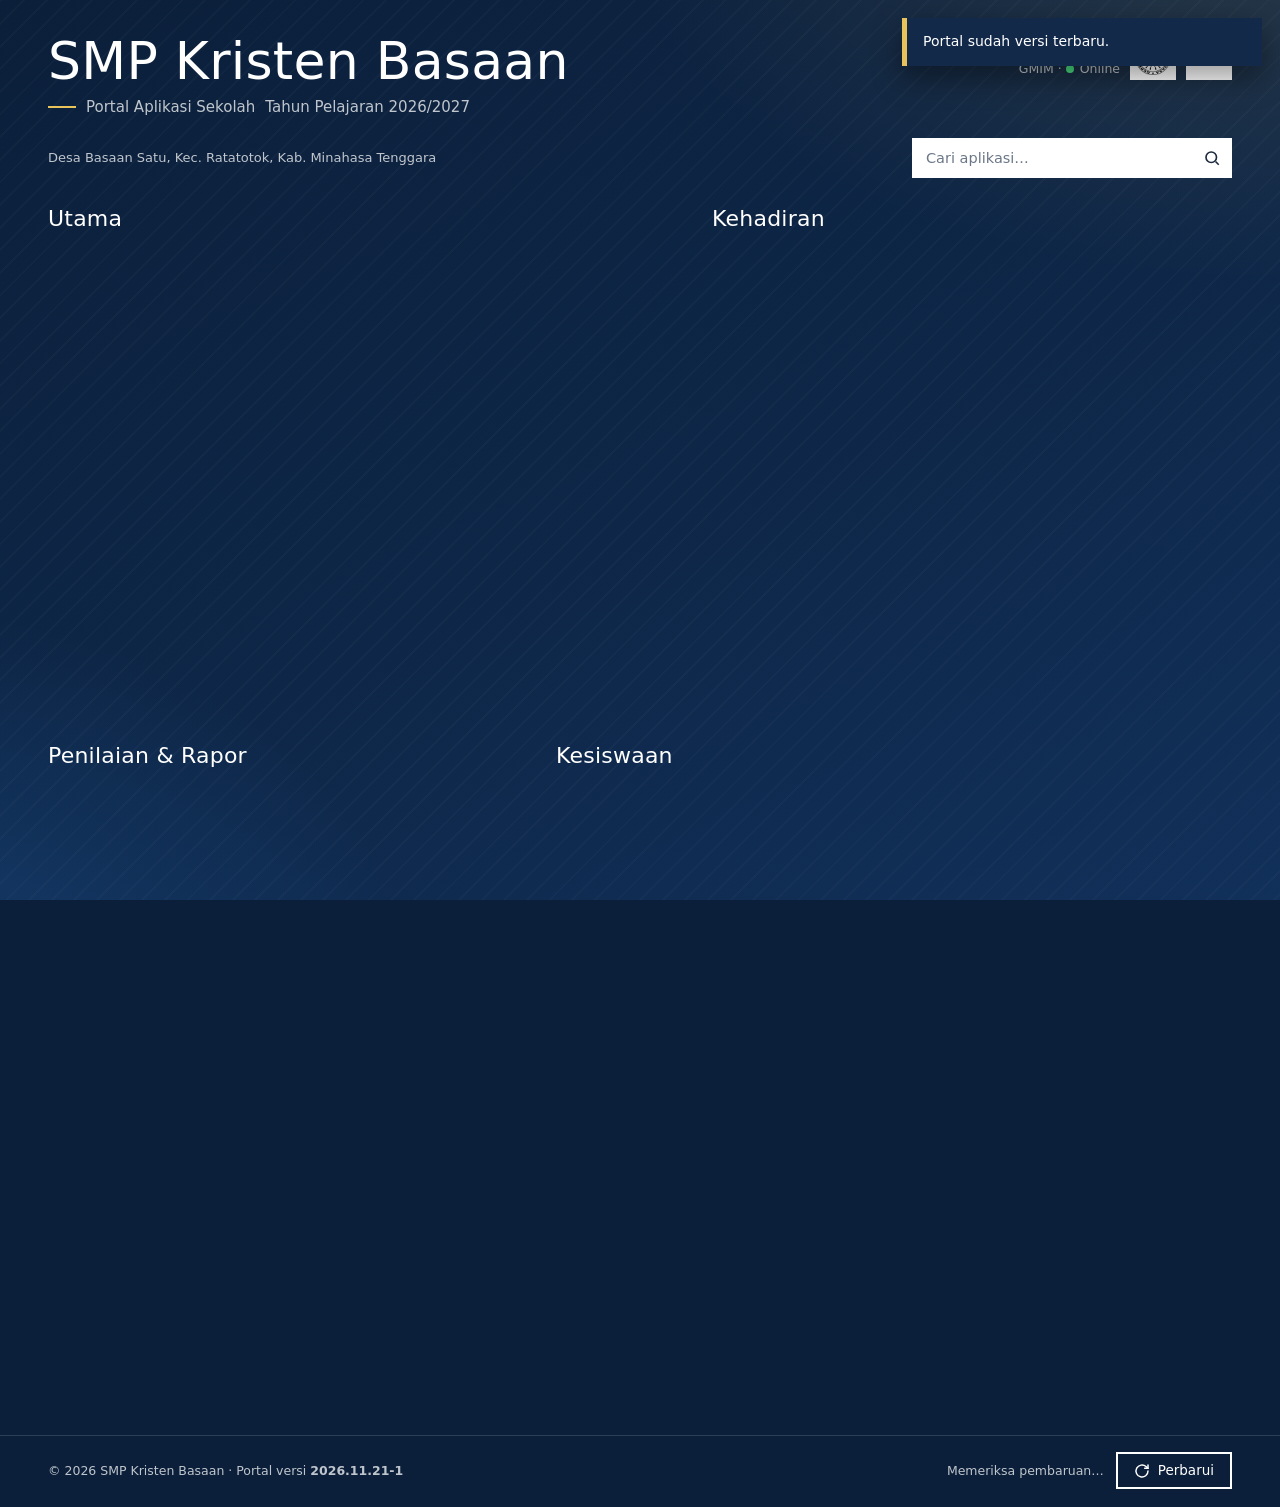
<file: Index.html>
<!DOCTYPE html>
<html lang="id">
<head>
<meta charset="UTF-8">
<meta name="viewport" content="width=device-width, initial-scale=1, viewport-fit=cover">
<meta name="theme-color" content="#0b1f3a">
<meta name="description" content="Portal aplikasi sekolah SMP Kristen Basaan">
<meta http-equiv="Cache-Control" content="no-cache">
<title>Portal SMP Kristen Basaan</title>
<link rel="icon" href="assets-landing/logo-yayasan.png">
<link rel="apple-touch-icon" href="assets-landing/logo-yayasan.png">
<link rel="preconnect" href="https://fonts.googleapis.com">
<link rel="preconnect" href="https://fonts.gstatic.com" crossorigin>
<link href="https://fonts.googleapis.com/css2?family=Open+Sans:wght@300;400;600&display=swap" rel="stylesheet">
<style>
/* =====================================================================
   TAMPILAN — gaya layar Mulai Windows 8 (tile datar berwarna)
   --u = ukuran 1 kotak kecil, --g = jarak antar-tile
   ===================================================================== */
:root{
  --u:70px; --g:8px;
  --bg:#0b1f3a; --ink:#ffffff; --ink2:rgba(255,255,255,.74); --ink3:rgba(255,255,255,.5);
  --gold:#e8c25a; --garis:rgba(255,255,255,.14);
  font-family:'Segoe UI','Open Sans',system-ui,-apple-system,Roboto,sans-serif;
}
@media (min-width:1500px){ :root{ --u:78px; } }
*{box-sizing:border-box}
html,body{margin:0}
body{min-height:100vh;color:var(--ink);background:var(--bg);-webkit-font-smoothing:antialiased;line-height:1.4;
  background-image:
    radial-gradient(1100px 620px at 100% -10%,rgba(232,194,90,.13),transparent 60%),
    radial-gradient(900px 640px at -10% 110%,rgba(45,137,239,.20),transparent 60%),
    linear-gradient(155deg,#0b1f3a 0%,#0e2748 55%,#11305a 100%);
  background-attachment:fixed}
body::before{content:"";position:fixed;inset:0;pointer-events:none;
  background-image:repeating-linear-gradient(135deg,rgba(255,255,255,.022) 0 2px,transparent 2px 16px)}
a{color:inherit;text-decoration:none}
button{font:inherit;color:inherit}
.wrap{max-width:1640px;margin:0 auto;padding:0 48px;position:relative}
@media (max-width:1100px){ .wrap{padding:0 28px} }
@media (max-width:720px){ .wrap{padding:0 16px} }

/* ---------- kepala (seperti layar Mulai) ---------- */
.kepala{display:flex;align-items:flex-start;gap:20px;padding-top:34px;padding-bottom:6px}
.judul{flex:1;min-width:0}
.judul h1{margin:0;font-weight:300;font-size:clamp(30px,4.6vw,52px);line-height:1.05;letter-spacing:.005em}
.judul .sub{margin-top:8px;color:var(--ink2);font-size:15px;display:flex;flex-wrap:wrap;gap:4px 10px;align-items:center}
.judul .sub .garis{width:28px;height:2px;background:var(--gold)}
.akun{display:flex;align-items:center;gap:10px;flex:none}
.akun-teks{text-align:right;line-height:1.25}
.akun-teks b{display:block;font-weight:400;font-size:17px}
.akun-teks span{font-size:12.5px;color:var(--ink2)}
.logo{width:46px;height:46px;background:#fff;display:grid;place-items:center;flex:none}
.logo img{width:80%;height:80%;object-fit:contain}
.online{display:inline-flex;align-items:center;gap:6px}
.online i{width:8px;height:8px;border-radius:50%;background:#4ade80}
.online.off i{background:#f87171}
.alat{display:flex;align-items:center;gap:14px;flex-wrap:wrap;padding-top:14px;padding-bottom:26px;color:var(--ink2);font-size:13px}
.cari{margin-left:auto;position:relative;flex:0 1 320px}
.cari svg{position:absolute;right:11px;top:50%;transform:translateY(-50%);width:18px;height:18px;color:#1b2a3d;pointer-events:none}
.cari input{width:100%;font:inherit;font-size:14.5px;color:#0b1f3a;background:#fff;border:2px solid #fff;border-radius:0;padding:8px 38px 8px 12px;outline:none}
.cari input:focus{border-color:var(--gold)}
.cari input::placeholder{color:#6b7787}
@media (max-width:720px){
  .kepala{padding-top:20px;gap:12px}
  .akun-teks{display:none}
  .logo{width:36px;height:36px}
  .judul .sub{font-size:13px}
  .alat{padding-bottom:18px}
  .cari{flex:1 1 100%;margin-left:0}
}

/* ---------- grup & kisi tile ---------- */
.layar{display:flex;flex-wrap:wrap;align-items:flex-start;gap:34px 48px;padding-bottom:30px}
.grup h2{margin:0 0 12px;font-weight:300;font-size:22px;letter-spacing:.01em}
.kisi{display:grid;grid-template-columns:repeat(var(--k,4),var(--u));grid-auto-rows:var(--u);gap:var(--g);grid-auto-flow:dense}
@media (max-width:720px){
  :root{ --g:6px; --u:calc((100vw - 32px - 3 * var(--g)) / 4); }
  .layar{gap:26px}
  .grup{width:100%}
  .kisi{grid-template-columns:repeat(4,var(--u))}
  .grup h2{font-size:20px;margin-bottom:10px}
}

/* ---------- tile ---------- */
.tile{position:relative;display:block;overflow:hidden;background:var(--w);color:#fff;border:0;padding:0;margin:0;text-align:left;cursor:pointer;
  grid-column:span var(--cs);grid-row:span var(--rs);
  transition:transform .14s ease-out,box-shadow .15s;
  animation:masuk .55s cubic-bezier(.1,.9,.2,1) backwards;animation-delay:calc(var(--i) * 28ms)}
@keyframes masuk{from{opacity:0;transform:translateX(70px)}}
.tile:hover{box-shadow:inset 0 0 0 3px rgba(255,255,255,.38)}
.tile:focus-visible{outline:3px solid #fff;outline-offset:2px}
.tile.live{cursor:default}
.tile.live[href]{cursor:pointer}
.muka{position:absolute;inset:0;transition:transform .7s cubic-bezier(.4,0,.2,1)}
.wajah{position:absolute;left:0;right:0;height:100%}
.depan{top:0}
.belakang{top:100%;padding:12px 14px 34px;font-size:14px;line-height:1.4;background:rgba(0,0,0,.14)}
.tile.intip .muka{transform:translateY(-100%)}
.ik{position:absolute;left:50%;top:44%;transform:translate(-50%,-50%);line-height:0}
.ik svg{width:40px;height:40px}
.nm{position:absolute;left:11px;right:30px;bottom:8px;font-size:13.5px;line-height:1.2;display:-webkit-box;-webkit-line-clamp:2;-webkit-box-orient:vertical;overflow:hidden}
.no{position:absolute;right:9px;bottom:7px;font-size:12px;font-weight:600;opacity:.85;font-variant-numeric:tabular-nums}
/* kecil 1×1 */
.t-kecil .ik{top:40%}
.t-kecil .ik svg{width:26px;height:26px}
.t-kecil .nm{left:4px;right:4px;bottom:4px;font-size:10px;text-align:center;-webkit-line-clamp:1}
.t-kecil .no{display:none}
/* lebar 4×2 */
.t-lebar .ik svg{width:46px;height:46px}
/* besar 4×4 */
.t-besar .ik{left:18px;top:18px;transform:none}
.t-besar .ik svg{width:58px;height:58px}
.t-besar .ket{position:absolute;left:18px;right:18px;top:96px;font-size:15px;line-height:1.45;color:rgba(255,255,255,.9)}
.t-besar .nm{left:18px;bottom:14px;font-size:22px;font-weight:300}
.t-besar .no{right:14px;bottom:14px;font-size:14px}
/* live tile: angka & jam */
.angka{position:absolute;left:12px;top:8px;font-weight:300;font-size:calc(var(--u) * .56);line-height:1.1;font-variant-numeric:tabular-nums;white-space:nowrap}
.angka.panjang{font-size:calc(var(--u) * .38);top:14px}
.tile .ik-sudut{position:absolute;right:10px;top:10px;line-height:0;opacity:.75}
.tile .ik-sudut svg{width:20px;height:20px}
.jam-isi{position:absolute;left:14px;top:10px;right:14px}
.jam-isi b{display:block;font-weight:300;font-size:calc(var(--u) * .74);line-height:1;font-variant-numeric:tabular-nums}
.jam-isi span{display:block;font-size:15px;margin-top:4px}
.jam-isi small{display:block;font-size:13px;color:rgba(255,255,255,.8)}
.status{position:absolute;left:11px;right:11px;top:10px;font-size:11.5px;color:rgba(255,255,255,.82)}
.tile.putar .ik svg{animation:putar 1s linear infinite}
@keyframes putar{to{transform:rotate(360deg)}}
@media (max-width:720px){
  .t-besar .ket{top:84px;font-size:14px}
  .t-besar .ik svg{width:48px;height:48px}
  .nm{font-size:13px}
}
.kosong{display:none;padding:30px 0;color:var(--ink2);font-size:16px;font-weight:300}

/* ---------- kaki ---------- */
.kaki{border-top:1px solid var(--garis);margin-top:6px}
.kaki .wrap{display:flex;gap:14px;align-items:center;flex-wrap:wrap;padding-top:16px;padding-bottom:calc(18px + env(safe-area-inset-bottom));font-size:12.5px;color:var(--ink2)}
.kaki .kanan{margin-left:auto;display:flex;gap:12px;align-items:center;flex-wrap:wrap}
@media (max-width:720px){ .kaki .kanan{margin-left:0;width:100%;justify-content:space-between} }
.btn-up{display:inline-flex;align-items:center;gap:8px;font-size:13.5px;padding:7px 16px;border:2px solid #fff;background:transparent;color:#fff;cursor:pointer}
.btn-up:hover{background:#fff;color:#0b1f3a}
.btn-up:disabled{opacity:.6;cursor:wait}
.btn-up svg{width:16px;height:16px}
.btn-up.putar svg{animation:putar 1s linear infinite}
/* notifikasi (toast) */
.banner{position:fixed;right:18px;top:18px;z-index:50;width:min(360px,calc(100vw - 36px));background:#13294a;border-left:5px solid var(--gold);color:#fff;padding:14px 16px;font-size:14px;box-shadow:0 12px 30px rgba(0,0,0,.4);transform:translateX(calc(100% + 30px));transition:transform .35s cubic-bezier(.1,.9,.2,1)}
.banner.tampil{transform:translateX(0)}
.banner b{color:var(--gold);font-weight:600}
@media (prefers-reduced-motion:reduce){ *{animation:none!important;transition:none!important} }
</style>
</head>
<body>

<header class="wrap kepala">
  <div class="judul">
    <h1 id="namaSekolah">SMP Kristen Basaan</h1>
    <div class="sub"><span class="garis"></span><span>Portal Aplikasi Sekolah</span><span id="tp">Tahun Pelajaran 2026/2027</span></div>
  </div>
  <div class="akun">
    <div class="akun-teks"><b>Yayasan Ds. A. Z. Wenas</b><span>GMIM · <span class="online" id="online"><i></i><span>Online</span></span></span></div>
    <div class="logo"><img src="assets-landing/logo-yayasan.png" alt="Logo GMIM"></div>
    <div class="logo"><img src="assets-landing/logo-tutwuri.png" alt="Logo Tut Wuri Handayani"></div>
  </div>
</header>
<div class="wrap alat">
  <span>Desa Basaan Satu, Kec. Ratatotok, Kab. Minahasa Tenggara</span>
  <label class="cari"><input id="cari" type="search" placeholder="Cari aplikasi…" aria-label="Cari aplikasi"><svg viewBox="0 0 24 24" fill="none" stroke="currentColor" stroke-width="2.2"><circle cx="11" cy="11" r="7"/><path d="M21 21l-4.3-4.3"/></svg></label>
</div>

<main class="wrap">
  <div class="layar" id="daftar"></div>
  <div class="kosong" id="kosong">Aplikasi tidak ditemukan.</div>
</main>

<footer class="kaki">
  <div class="wrap">
    <span>© <span id="tahun">2026</span> SMP Kristen Basaan · Portal versi <b id="versi"></b></span>
    <span class="kanan">
      <span id="cekInfo">Memeriksa pembaruan…</span>
      <button class="btn-up" id="btnUpdate" type="button" title="Periksa & muat versi terbaru portal dan semua aplikasi"><svg viewBox="0 0 24 24" fill="none" stroke="currentColor" stroke-width="2.2" stroke-linecap="round"><path d="M21 12a9 9 0 1 1-3-6.7L21 8"/><path d="M21 3v5h-5"/></svg><span>Perbarui</span></button>
    </span>
  </div>
</footer>

<div class="banner" id="banner" role="status"><span id="bannerTxt"></span></div>

<script>
(function () {
'use strict';

/* =====================================================================
   PENGATURAN PORTAL
   - VERSI harus sama dengan isi versi.json. Setiap kali Index.html diubah
     (termasuk menambah/menghapus menu), naikkan VERSI di sini DAN di
     versi.json → semua HP otomatis memuat versi baru.
   - DATA_INDUK_URL: URL Web App Data Induk (untuk angka statistik). Boleh dikosongkan.
   ===================================================================== */
const VERSI = '2026.11.21-1';
const DATA_INDUK_URL = 'https://script.google.com/macros/s/AKfycbw5OyCdVKuZvcABAaWWwzDQKWeN-kHJ4f0nIugc8HxNvtVBzZh9BpjzLQHwcuIa_aFY/exec';


/* #####################################################################
   ##                                                                 ##
   ##   DAFTAR MENU (TILE) — UBAH / TAMBAH / HAPUS MENU DI SINI SAJA   ##
   ##                                                                 ##
   #####################################################################

   MENGHAPUS MENU  : hapus satu blok mulai baris  "▼ TILE"  sampai  "▲ TILE".
   MENAMBAH MENU   : salin satu blok "▼ TILE" … "▲ TILE" (atau CONTOH di grup
                     terakhir), tempel di grup yang diinginkan, lalu ubah isinya.
   MENGUBAH URUTAN : pindahkan blok "▼ TILE" … "▲ TILE" ke atas/bawah.
   MENAMBAH GRUP   : salin satu blok "■ GRUP" … "■ AKHIR GRUP".

   ISIAN SETIAP TILE
     nama    : tulisan pada tile                                    (wajib)
     url     : alamat yang dibuka, relatif terhadap folder ini,
               mis. '1. Absen Guru/AbsenGuru.html', atau 'https://…'  (wajib untuk menu biasa)
     ukuran  : 'kecil'  = 1×1  (ikon + nama sangat pendek)
               'sedang' = 2×2  (ikon + nama)                         ← bawaan
               'lebar'  = 4×2  (ikon + nama; keterangan muncul bergantian)
               'besar'  = 4×4  (ikon + nama + keterangan)
     warna   : nama dari daftar WARNA di bawah (mis. 'biru'), atau kode warna '#1f74d1'
     ikon    : nama dari daftar IKON di bawah (mis. 'ujian'); bila tidak dikenal → ikon kotak-kotak
     ket     : keterangan singkat (opsional; tampil di tile lebar/besar & dipakai pencarian)
     no      : nomor kecil di pojok kanan bawah (opsional)
     tabBaru : true = dibuka di tab baru (opsional)
     cari    : kata kunci tambahan untuk kotak pencarian (opsional)

   TILE KHUSUS (tanpa url)
     live: 'jam'    → jam & tanggal WITA           live: 'siswa'  → jumlah siswa aktif
     live: 'guru'   → jumlah guru aktif            live: 'lp'     → jumlah laki-laki / perempuan
     live: 'rombel' → jumlah rombongan belajar     aksi: 'perbarui' → tombol perbarui portal
     (angka diambil dari Data Induk)

   ISIAN SETIAP GRUP
     judul : nama grup
     kolom : lebar grup di layar komputer: 4, 6, atau 8 (di HP selalu 4).
             Tip: jumlah luas tile (kecil=1, sedang=4, lebar=8, besar=16) yang habis
             dibagi kolom×2 akan tersusun rapat tanpa celah.

   Catatan: setiap blok diakhiri koma "},". Jangan lupa koma saat menyalin.
   ##################################################################### */
const MENU = [

  /* ■ GRUP ─────────────────────────────────────────────── UTAMA */
  { judul: 'Utama', kolom: 8, tile: [

    // ▼ TILE ─ Data Induk
    { nama: 'Data Induk Siswa & Guru', ukuran: 'besar', warna: 'biruTua', ikon: 'induk', no: '0',
      ket: 'Kelola data siswa dan guru lengkap dengan foto di satu tempat. Setiap perubahan otomatis dikirim ke seluruh aplikasi sekolah.',
      url: '0. Data Induk/index.html', cari: 'master induk siswa guru foto kelas wali' },
    // ▲ TILE

    // ▼ TILE ─ Siswa aktif (live)
    { nama: 'Siswa aktif', live: 'siswa', ukuran: 'sedang', warna: 'teal', ikon: 'siswa' },
    // ▲ TILE

    // ▼ TILE ─ Guru aktif (live)
    { nama: 'Guru aktif', live: 'guru', ukuran: 'sedang', warna: 'hijauTua', ikon: 'guru' },
    // ▲ TILE

    // ▼ TILE ─ Jam & tanggal (live)
    { nama: 'WITA', live: 'jam', ukuran: 'lebar', warna: 'unguTua', ikon: 'jam' },
    // ▲ TILE

    // ▼ TILE ─ Laki-laki / Perempuan (live)
    { nama: 'Laki-laki / Perempuan', live: 'lp', ukuran: 'sedang', warna: 'magenta', ikon: 'lp' },
    // ▲ TILE

    // ▼ TILE ─ Rombongan belajar (live)
    { nama: 'Rombongan belajar', live: 'rombel', ukuran: 'sedang', warna: 'oranye', ikon: 'kelas' },
    // ▲ TILE

    // ▼ TILE ─ Buku panduan (PDF)
    { nama: 'Buku Panduan', ukuran: 'sedang', warna: 'merahTua', ikon: 'buku',
      ket: 'Panduan lengkap semua aplikasi (PDF).', url: 'Panduan.pdf', tabBaru: true, cari: 'pdf bantuan petunjuk' },
    // ▲ TILE

    // ▼ TILE ─ Perbarui portal
    { nama: 'Perbarui', aksi: 'perbarui', ukuran: 'sedang', warna: 'abu', ikon: 'perbarui' },
    // ▲ TILE

  ] },
  /* ■ AKHIR GRUP */


  /* ■ GRUP ─────────────────────────────────────────────── KEHADIRAN */
  { judul: 'Kehadiran', kolom: 6, tile: [

    // ▼ TILE ─ 1. Absensi Guru
    { nama: 'Absensi Guru', ukuran: 'lebar', warna: 'biru', ikon: 'absenGuru', no: '1',
      ket: 'Catat jam datang & pulang guru setiap hari.', url: '1. Absen Guru/AbsenGuru.html' },
    // ▲ TILE

    // ▼ TILE ─ 2. Petugas Absen Siswa
    { nama: 'Petugas Absen Siswa', ukuran: 'sedang', warna: 'unguTua', ikon: 'petugas', no: '2',
      ket: 'Petugas memindai kartu QR siswa di gerbang.', url: '2. Petugas Absen Siswa/absen-petugas.html' },
    // ▲ TILE

    // ▼ TILE ─ 3. Absensi Siswa
    { nama: 'Absensi Siswa', ukuran: 'sedang', warna: 'teal', ikon: 'absenSiswa', no: '3',
      ket: 'Absensi per mata pelajaran, rekap & laporan kehadiran.', url: '3. Absen Siswa/index.html' },
    // ▲ TILE

    // ▼ TILE ─ 5. Daftar Wajah
    { nama: 'Daftar Wajah', ukuran: 'sedang', warna: 'hijau', ikon: 'daftarWajah', no: '5',
      ket: 'Daftarkan wajah siswa untuk absensi pengenalan wajah.', url: '5. Daftar Wajah/Daftar_Wajah.html' },
    // ▲ TILE

    // ▼ TILE ─ 8. Scan Wajah
    { nama: 'Scan Wajah', ukuran: 'sedang', warna: 'hijauTua', ikon: 'scanWajah', no: '8',
      ket: 'Absensi otomatis dengan kamera pengenal wajah.', url: '8. Scan Wajah/ScanWajah.html' },
    // ▲ TILE

  ] },
  /* ■ AKHIR GRUP */


  /* ■ GRUP ─────────────────────────────────────────────── PENILAIAN & RAPOR */
  { judul: 'Penilaian & Rapor', kolom: 6, tile: [

    // ▼ TILE ─ 5. DKN Mid Semester
    { nama: 'DKN Mid Semester', ukuran: 'lebar', warna: 'ungu', ikon: 'dknMid', no: '5',
      ket: 'Input nilai & cetak rapor tengah semester.', url: '5. DKN Mid Semester/index.html' },
    // ▲ TILE

    // ▼ TILE ─ DKN Mid · halaman Guru
    { nama: 'DKN Mid · Guru', ukuran: 'sedang', warna: 'ungu', ikon: 'guru',
      ket: 'Input nilai mid semester oleh guru.', url: '5. DKN Mid Semester/guru.html' },
    // ▲ TILE

    // ▼ TILE ─ DKN Mid · halaman Admin
    { nama: 'DKN Mid · Admin', ukuran: 'sedang', warna: 'ungu', ikon: 'pengaturan',
      ket: 'Pengolahan & cetak rapor mid oleh admin.', url: '5. DKN Mid Semester/admin.html' },
    // ▲ TILE

    // ▼ TILE ─ 6. DKN Semester (SIPAS)
    { nama: 'DKN Semester (SIPAS)', ukuran: 'lebar', warna: 'biruTua', ikon: 'dknSem', no: '6',
      ket: 'Penilaian akademik, leger & rapor semester.', url: '6. DKN Semester/index.html' },
    // ▲ TILE

    // ▼ TILE ─ SIPAS · Cek Nilai Siswa
    { nama: 'Cek Nilai Siswa', ukuran: 'sedang', warna: 'biruTua', ikon: 'nilai',
      ket: 'Siswa & orang tua melihat nilai rapor.', url: '6. DKN Semester/cek-nilai.html' },
    // ▲ TILE

    // ▼ TILE ─ 7. Ujian PG & Essay
    { nama: 'Ujian PG & Essay Online', ukuran: 'lebar', warna: 'merah', ikon: 'ujian', no: '7',
      ket: 'Ujian berbasis HP — pilihan ganda & essay dinilai AI.', url: '7. Ujian PG dan Essay Online/index.html' },
    // ▲ TILE

    // ▼ TILE ─ Ujian · Dashboard Guru
    { nama: 'Ujian · Guru', ukuran: 'sedang', warna: 'merah', ikon: 'guru',
      ket: 'Dashboard guru: soal, token, pantau & nilai.', url: '7. Ujian PG dan Essay Online/guru.html' },
    // ▲ TILE

    // ▼ TILE ─ Ujian · Cetak Soal
    { nama: 'Cetak Soal', ukuran: 'sedang', warna: 'merah', ikon: 'cetak',
      ket: 'Cetak naskah soal ke PDF & Word.', url: '7. Ujian PG dan Essay Online/Cetak_Soal.html', cari: 'ujian naskah kunci' },
    // ▲ TILE

    // ▼ TILE ─ Ujian · Kartu Peserta
    { nama: 'Kartu Ujian', ukuran: 'sedang', warna: 'merah', ikon: 'kartuUjian',
      ket: 'Cetak kartu peserta ujian.', url: '7. Ujian PG dan Essay Online/Cetak_Kartu.html' },
    // ▲ TILE

  ] },
  /* ■ AKHIR GRUP */


  /* ■ GRUP ─────────────────────────────────────────────── KESISWAAN */
  { judul: 'Kesiswaan', kolom: 4, tile: [

    // ▼ TILE ─ 9. Tata Tertib
    { nama: 'Tata Tertib', ukuran: 'lebar', warna: 'oranyeTua', ikon: 'tatib', no: '9',
      ket: 'Catatan pelanggaran, poin & tindak lanjut kedisiplinan.', url: '9. Tata Tertib/index.html' },
    // ▲ TILE

    // ▼ TILE ─ Tata Tertib · Info Siswa & Orang Tua
    { nama: 'Info Siswa & Orang Tua', ukuran: 'sedang', warna: 'oranyeTua', ikon: 'info',
      ket: 'Halaman tata tertib untuk siswa & orang tua.', url: '9. Tata Tertib/DashboardSiswa.html' },
    // ▲ TILE

    // ▼ TILE ─ 4. Cetak Kartu Pelajar
    { nama: 'Cetak Kartu Pelajar', ukuran: 'sedang', warna: 'emas', ikon: 'kartu', no: '4',
      ket: 'Buat kartu tanda pelajar dengan foto & kode QR NIS.', url: '4. Cetak Kartu/CetakKartu.html' },
    // ▲ TILE

    // ▼ CONTOH TILE BARU — untuk memakainya, hapus tanda  //  di depan 2 baris berikut, lalu ubah isinya
    // { nama: 'Nama Aplikasi Baru', ukuran: 'sedang', warna: 'hijau', ikon: 'aplikasi',
    //   ket: 'Keterangan singkat aplikasi.', url: '10. Folder Aplikasi/index.html' },
    // ▲ CONTOH

  ] },
  /* ■ AKHIR GRUP */

];
/* ############################ AKHIR DAFTAR MENU ############################ */


/* ---------------------------------------------------------------------
   DAFTAR WARNA — boleh ditambah: namaWarna: '#kode'
   --------------------------------------------------------------------- */
const WARNA = {
  biru: '#1f74d1',     biruTua: '#2b5797',  teal: '#00827f',     hijau: '#178a17',
  hijauTua: '#1e7145', ungu: '#7e3878',     unguTua: '#603cba',  magenta: '#b0006e',
  merah: '#c8102e',    merahTua: '#9f1d3f', oranye: '#c25e0b',   oranyeTua: '#c0461f',
  emas: '#a87700',     abu: '#4f5b66',      navy: '#0f2f57'
};

/* ---------------------------------------------------------------------
   DAFTAR IKON — nama ikon yang bisa dipakai pada isian "ikon"
   (gambar SVG garis 24×24; boleh ditambah: namaIkon: '<path d="…"/>')
   --------------------------------------------------------------------- */
const IKON = {
  aplikasi: '<rect x="4" y="4" width="7" height="7" rx="1"/><rect x="13" y="4" width="7" height="7" rx="1"/><rect x="4" y="13" width="7" height="7" rx="1"/><rect x="13" y="13" width="7" height="7" rx="1"/>',
  induk: '<path d="M4 6c0-1.7 3.6-3 8-3s8 1.3 8 3-3.6 3-8 3-8-1.3-8-3z"/><path d="M4 6v6c0 1.7 3.6 3 8 3s8-1.3 8-3V6"/><path d="M4 12v6c0 1.7 3.6 3 8 3 1 0 2-.1 2.9-.2"/><circle cx="18.5" cy="18.5" r="2.5"/><path d="M18.5 14.8v1.2M18.5 21v1.2M22.2 18.5H21M16 18.5h-1.2"/>',
  absenGuru: '<rect x="4" y="3" width="16" height="18" rx="2"/><circle cx="12" cy="9" r="2.6"/><path d="M7.5 16c.9-1.9 2.6-3 4.5-3s3.6 1.1 4.5 3"/><path d="M15 19.2l1.6 1.6 3.4-3.4" stroke-width="2.4"/>',
  petugas: '<path d="M4 8V5a1 1 0 0 1 1-1h3M16 4h3a1 1 0 0 1 1 1v3M20 16v3a1 1 0 0 1-1 1h-3M8 20H5a1 1 0 0 1-1-1v-3"/><rect x="7.5" y="7.5" width="3.5" height="3.5"/><rect x="13" y="7.5" width="3.5" height="3.5"/><rect x="7.5" y="13" width="3.5" height="3.5"/><path d="M13 13h1.5v1.5H13zM15 15h1.5v1.5H15z"/>',
  absenSiswa: '<rect x="5" y="4" width="14" height="17" rx="2"/><path d="M9 4V3h6v1"/><path d="M8.5 11l1.5 1.5 3-3M8.5 16.5l1.5 1.5 3-3"/><path d="M15 11.5h1.5M15 17h1.5"/>',
  kartu: '<rect x="3" y="5" width="18" height="14" rx="2.5"/><circle cx="8.5" cy="11" r="2.2"/><path d="M5.5 16c.6-1.5 1.7-2.3 3-2.3s2.4.8 3 2.3"/><path d="M14 9.5h4M14 12.5h4M14 15.5h2.5"/>',
  kartuUjian: '<rect x="3" y="5" width="18" height="14" rx="2"/><path d="M7 10h6M7 14h4"/><path d="M14.5 13.5l1.7 1.7 3.3-3.3"/>',
  daftarWajah: '<circle cx="11" cy="11" r="7"/><path d="M8.3 9.5h.01M13.7 9.5h.01" stroke-width="2.6"/><path d="M8.5 13.2c1.4 1.3 3.6 1.3 5 0"/><path d="M19.5 15.5v5M17 18h5" stroke-width="2.2"/>',
  scanWajah: '<path d="M3 8V5a2 2 0 0 1 2-2h3M16 3h3a2 2 0 0 1 2 2v3M21 16v3a2 2 0 0 1-2 2h-3M8 21H5a2 2 0 0 1-2-2v-3"/><circle cx="12" cy="11" r="4"/><path d="M7.5 18c1-1.8 2.6-2.7 4.5-2.7s3.5.9 4.5 2.7"/><path d="M3 12h2M19 12h2"/>',
  dknMid: '<path d="M6 3h9l4 4v14H6z"/><path d="M15 3v4h4"/><path d="M9 17v-3M12 17v-6M15 17v-4"/>',
  dknSem: '<path d="M4 5.5A2.5 2.5 0 0 1 6.5 3H20v15H6.5A2.5 2.5 0 0 0 4 20.5z"/><path d="M4 20.5A2.5 2.5 0 0 0 6.5 23H20v-5"/><path d="M9 8h7M9 11h5"/><path d="M15.5 13.5l1 1 2-2"/>',
  ujian: '<path d="M14 3H6a2 2 0 0 0-2 2v14a2 2 0 0 0 2 2h12a2 2 0 0 0 2-2V9z"/><path d="M14 3v6h6"/><path d="M8 13h3M8 17h6"/><path d="M15.2 13.8l1.3 1.3 2.6-2.6"/>',
  tatib: '<path d="M12 3l8 3v6c0 4.6-3.4 8.3-8 9-4.6-.7-8-4.4-8-9V6z"/><path d="M8.8 12.2l2.2 2.2 4.4-4.6"/>',
  siswa: '<circle cx="12" cy="8" r="4"/><path d="M4 21c1.5-4 4.5-6 8-6s6.5 2 8 6"/>',
  guru: '<path d="M2 9l10-5 10 5-10 5z"/><path d="M6 11v5c3 2.5 9 2.5 12 0v-5"/>',
  lp: '<circle cx="9" cy="8" r="3"/><circle cx="17" cy="9" r="2.5"/><path d="M3 20c.8-3.3 3.2-5 6-5s5.2 1.7 6 5M14.5 15.3c2.8-.6 5.6.9 6.5 4.7"/>',
  kelas: '<rect x="3" y="4" width="18" height="13" rx="2"/><path d="M8 21h8M12 17v4"/>',
  jam: '<circle cx="12" cy="12" r="9"/><path d="M12 7v5l3 2"/>',
  buku: '<path d="M12 6c-2-1.5-4.5-2-8-2v14c3.5 0 6 .5 8 2 2-1.5 4.5-2 8-2V4c-3.5 0-6 .5-8 2z"/><path d="M12 6v14"/>',
  perbarui: '<path d="M21 12a9 9 0 1 1-3-6.7L21 8"/><path d="M21 3v5h-5"/>',
  nilai: '<path d="M4 20V11M10 20V5M16 20v-6M2 20h20"/>',
  cetak: '<path d="M6 9V3h12v6"/><rect x="3" y="9" width="18" height="8" rx="2"/><path d="M7 14h10v7H7z"/>',
  info: '<circle cx="12" cy="12" r="9"/><path d="M12 11v6"/><path d="M12 7.5v.01" stroke-width="2.6"/>',
  pengaturan: '<circle cx="12" cy="12" r="3"/><path d="M19.4 15a1.7 1.7 0 0 0 .3 1.8l.1.1a2 2 0 1 1-2.8 2.8l-.1-.1a1.7 1.7 0 0 0-1.8-.3 1.7 1.7 0 0 0-1 1.5V21a2 2 0 1 1-4 0v-.1a1.7 1.7 0 0 0-1.1-1.5 1.7 1.7 0 0 0-1.8.3l-.1.1a2 2 0 1 1-2.8-2.8l.1-.1a1.7 1.7 0 0 0 .3-1.8 1.7 1.7 0 0 0-1.5-1H3a2 2 0 1 1 0-4h.1a1.7 1.7 0 0 0 1.5-1.1 1.7 1.7 0 0 0-.3-1.8l-.1-.1a2 2 0 1 1 2.8-2.8l.1.1a1.7 1.7 0 0 0 1.8.3H9a1.7 1.7 0 0 0 1-1.5V3a2 2 0 1 1 4 0v.1a1.7 1.7 0 0 0 1 1.5 1.7 1.7 0 0 0 1.8-.3l.1-.1a2 2 0 1 1 2.8 2.8l-.1.1a1.7 1.7 0 0 0-.3 1.8V9a1.7 1.7 0 0 0 1.5 1H21a2 2 0 1 1 0 4h-.1a1.7 1.7 0 0 0-1.5 1z"/>',
  link: '<path d="M10 14a4 4 0 0 0 5.7 0l3-3a4 4 0 0 0-5.7-5.7l-1 1"/><path d="M14 10a4 4 0 0 0-5.7 0l-3 3a4 4 0 0 0 5.7 5.7l1-1"/>',
  web: '<circle cx="12" cy="12" r="9"/><path d="M3 12h18M12 3c2.5 2.7 3.8 5.7 3.8 9s-1.3 6.3-3.8 9c-2.5-2.7-3.8-5.7-3.8-9S9.5 5.7 12 3z"/>',
  kalender: '<rect x="3" y="5" width="18" height="16" rx="2"/><path d="M3 10h18M8 3v4M16 3v4"/>'
};


/* =====================================================================
   MESIN PORTAL — tidak perlu diubah untuk menambah/menghapus menu
   ===================================================================== */
const $ = s => document.querySelector(s);
const $$ = s => Array.from(document.querySelectorAll(s));
const esc = v => String(v == null ? '' : v).replace(/[&<>"']/g, c => ({ '&': '&amp;', '<': '&lt;', '>': '&gt;', '"': '&quot;', "'": '&#39;' }[c]));
const tautan = u => /^https?:\/\//.test(u) ? u : encodeURI(u);
const svg = (n, w) => '<svg viewBox="0 0 24 24" fill="none" stroke="currentColor" stroke-width="' + (w || 1.8) + '" stroke-linecap="round" stroke-linejoin="round" aria-hidden="true">' + (IKON[n] || IKON.aplikasi) + '</svg>';
const UKURAN = { kecil: [1, 1], sedang: [2, 2], lebar: [4, 2], besar: [4, 4] };

/* ---------------------------------------------------------------- tile */
function isiTile(t) {
  const nm = '<span class="nm">' + esc(t.nama) + '</span>';
  const no = t.no ? '<span class="no">' + esc(t.no) + '</span>' : '';
  if (t.live === 'jam') {
    return '<div class="jam-isi"><b data-jam>--.--</b><span data-hari>—</span><small data-tgl></small></div>' +
      '<span class="ik-sudut">' + svg(t.ikon || 'jam') + '</span>' + nm;
  }
  if (t.live) {
    return '<span class="angka" data-angka>—</span><span class="ik-sudut">' + svg(t.ikon) + '</span>' + nm;
  }
  if (t.aksi === 'perbarui') {
    return '<span class="status" data-status></span><span class="ik">' + svg(t.ikon || 'perbarui', 2) + '</span>' + nm;
  }
  if (t.ukuran === 'besar') {
    return '<span class="ik">' + svg(t.ikon, 1.6) + '</span>' + (t.ket ? '<span class="ket">' + esc(t.ket) + '</span>' : '') + nm + no;
  }
  const depan = '<span class="ik">' + svg(t.ikon) + '</span>' + nm;
  if (t.ukuran === 'lebar' && t.ket) {
    return '<div class="muka"><div class="wajah depan">' + depan + '</div><div class="wajah belakang">' + esc(t.ket) + nm + '</div></div>' + no;
  }
  return depan + no;
}

function gambar() {
  let i = 0;
  const html = MENU.map(g => {
    const tiles = (g.tile || []).filter(Boolean).map(t => {
      const uk = UKURAN[t.ukuran] ? t.ukuran : 'sedang';
      t.ukuran = uk;
      const [cs, rs] = UKURAN[uk];
      const warna = WARNA[t.warna] || t.warna || WARNA.biruTua;
      const kunci = (t.live || t.aksi) ? '' : (t.nama + ' ' + (t.ket || '') + ' ' + (t.cari || '') + ' ' + g.judul).toLowerCase();
      const kelas = 'tile t-' + uk + (t.live ? ' live' : '') + (uk === 'lebar' && t.ket && !t.live && !t.aksi ? ' bisa-intip' : '');
      const gaya = '--w:' + warna + ';--cs:' + cs + ';--rs:' + rs + ';--i:' + (i++);
      const judul = t.nama + (t.ket ? ' — ' + t.ket : '');
      const atr = ' class="' + kelas + '" style="' + esc(gaya) + '" data-cari="' + esc(kunci) + '" title="' + esc(judul) + '"' +
        (t.live ? ' data-live="' + esc(t.live) + '"' : '');
      if (t.aksi) return '<button type="button"' + atr + ' data-aksi="' + esc(t.aksi) + '" aria-label="' + esc(t.nama) + '">' + isiTile(t) + '</button>';
      if (t.url) return '<a href="' + esc(tautan(t.url)) + '"' + atr + ' aria-label="' + esc(judul) + '"' + (t.tabBaru ? ' target="_blank" rel="noopener"' : '') + '>' + isiTile(t) + '</a>';
      return '<div' + atr + '>' + isiTile(t) + '</div>';
    }).join('');
    return '<section class="grup" data-grup><h2>' + esc(g.judul) + '</h2><div class="kisi" style="--k:' + (Number(g.kolom) || 4) + '">' + tiles + '</div></section>';
  }).join('');
  $('#daftar').innerHTML = html;
}

function saring(q) {
  q = q.trim().toLowerCase();
  let ada = 0;
  $$('.tile').forEach(el => { const ok = !q || (el.dataset.cari && el.dataset.cari.includes(q)); el.style.display = ok ? '' : 'none'; if (ok) ada++; });
  $$('[data-grup]').forEach(s => { s.style.display = Array.from(s.querySelectorAll('.tile')).some(a => a.style.display !== 'none') ? '' : 'none'; });
  $('#kosong').style.display = ada ? 'none' : 'block';
}

/* tile "mengintip" bergantian (keterangan muncul), seperti live tile Windows 8 */
function mulaiIntip() {
  if (window.matchMedia && matchMedia('(prefers-reduced-motion: reduce)').matches) return;
  setInterval(() => {
    if (document.hidden || $('#cari').value) return;
    const calon = $$('.tile.bisa-intip:not(.intip)').filter(el => el.offsetParent && !el.matches(':hover'));
    if (!calon.length) return;
    const el = calon[Math.floor(Math.random() * calon.length)];
    el.classList.add('intip');
    setTimeout(() => el.classList.remove('intip'), 4200);
  }, 3200);
}

/* efek miring saat tile ditekan */
function pasangMiring() {
  document.addEventListener('pointerdown', e => {
    const el = e.target.closest('.tile:not(.live)');
    if (!el || e.button > 0) return;
    const r = el.getBoundingClientRect();
    const x = (e.clientX - r.left) / r.width - 0.5, y = (e.clientY - r.top) / r.height - 0.5;
    el.style.transform = 'perspective(800px) rotateX(' + (-y * 10).toFixed(1) + 'deg) rotateY(' + (x * 10).toFixed(1) + 'deg) scale(.97)';
  });
  const lepas = () => $$('.tile').forEach(el => { if (el.style.transform) el.style.transform = ''; });
  ['pointerup', 'pointercancel', 'dragstart', 'blur'].forEach(ev => window.addEventListener(ev, lepas));
  document.addEventListener('pointerout', e => { if (e.target.closest && e.target.closest('.tile') && !e.relatedTarget) lepas(); });
}

/* ---------------------------------------------------------------- jam & status */
const HARI = ['Minggu', 'Senin', 'Selasa', 'Rabu', 'Kamis', 'Jumat', 'Sabtu'];
const BULAN = ['Januari', 'Februari', 'Maret', 'April', 'Mei', 'Juni', 'Juli', 'Agustus', 'September', 'Oktober', 'November', 'Desember'];
function waktuWita() { const d = new Date(); return new Date(d.getTime() + d.getTimezoneOffset() * 60000 + 8 * 3600000); }
function tikJam() {
  const w = waktuWita();
  const jam = String(w.getHours()).padStart(2, '0') + '.' + String(w.getMinutes()).padStart(2, '0');
  $$('[data-jam]').forEach(el => { el.textContent = jam; });
  $$('[data-hari]').forEach(el => { el.textContent = HARI[w.getDay()]; });
  $$('[data-tgl]').forEach(el => { el.textContent = w.getDate() + ' ' + BULAN[w.getMonth()] + ' ' + w.getFullYear(); });
  $('#tahun').textContent = w.getFullYear();
}
function statusOnline() {
  const on = navigator.onLine;
  $('#online').classList.toggle('off', !on);
  $('#online span').textContent = on ? 'Online' : 'Offline';
}

/* ---------------------------------------------------------------- statistik dari Data Induk */
function tampilStat(d) {
  if (!d) return;
  const nilai = { siswa: d.siswaAktif, guru: d.guruAktif, lp: (d.siswaL != null ? d.siswaL + ' / ' + d.siswaP : null), rombel: d.jumlahKelas };
  Object.keys(nilai).forEach(k => {
    if (nilai[k] == null) return;
    $$('[data-live="' + k + '"] [data-angka]').forEach(el => { el.textContent = nilai[k]; el.classList.toggle('panjang', String(nilai[k]).length > 4); });
  });
  if (d.tahunPelajaran) $('#tp').textContent = 'Tahun Pelajaran ' + d.tahunPelajaran + (d.semester ? ' · Semester ' + d.semester : '');
}
async function muatStat() {
  try { tampilStat(JSON.parse(localStorage.getItem('portal_stat') || 'null')); } catch (e) { /* abaikan */ }
  if (!DATA_INDUK_URL || DATA_INDUK_URL.indexOf('PASTE_') === 0 || !navigator.onLine) return;
  try {
    const r = await fetch(DATA_INDUK_URL + '?action=ringkasan&t=' + Date.now(), { cache: 'no-store' });
    const d = await r.json();
    if (d && d.ok) { tampilStat(d); try { localStorage.setItem('portal_stat', JSON.stringify(d)); } catch (e) { /* abaikan */ } }
  } catch (e) { /* tetap tampilkan angka terakhir */ }
}

/* ---------------------------------------------------------------- pembaruan otomatis & manual */
let sedangMuatUlang = false;
function info(teks) {
  $('#cekInfo').textContent = teks;
  $$('[data-status]').forEach(el => { el.textContent = teks; });
}
function banner(teks, ms) {
  $('#bannerTxt').innerHTML = teks;
  $('#banner').classList.add('tampil');
  clearTimeout(banner.t);
  if (ms) banner.t = setTimeout(() => $('#banner').classList.remove('tampil'), ms);
}
async function versiServer() {
  const r = await fetch('versi.json?t=' + Date.now(), { cache: 'no-store' });
  if (!r.ok) throw new Error('HTTP ' + r.status);
  return (await r.json()).versi;
}
async function cekVersi(otomatis) {
  if (!navigator.onLine) { info('Offline — memakai versi tersimpan'); return false; }
  if (location.protocol === 'file:') { info('Dibuka dari file lokal'); return false; }
  try {
    const v = await versiServer();
    const jam = new Date().toLocaleTimeString('id-ID', { hour: '2-digit', minute: '2-digit' });
    if (v && v !== VERSI) {
      info('Versi baru ' + v + ' tersedia');
      if (otomatis && !sedangMuatUlang && sessionStorage.getItem('portal_coba') !== v) {
        sessionStorage.setItem('portal_coba', v);                 // cegah muat ulang berulang bila server belum sinkron
        banner('Memperbarui portal ke versi <b>' + esc(v) + '</b>…');
        setTimeout(() => muatUlangBersih(), 1200);
      }
      return true;
    }
    info('Versi terbaru · dicek ' + jam);
    return false;
  } catch (e) { info('Tidak bisa memeriksa pembaruan'); return false; }
}
async function muatUlangBersih() {
  if (sedangMuatUlang) return;
  sedangMuatUlang = true;
  try {
    // hanya cache milik portal yang dibersihkan — cache aplikasi lain (mis. gambar soal ujian offline) tidak disentuh
    if (window.caches) { const ks = await caches.keys(); await Promise.all(ks.filter(k => k.indexOf('portal-') === 0).map(k => caches.delete(k))); }
    // minta setiap aplikasi memeriksa versi barunya (aplikasi sendiri yang memutuskan kapan memakai versi baru)
    if (navigator.serviceWorker) { const rs = await navigator.serviceWorker.getRegistrations(); await Promise.all(rs.map(r => r.update().catch(() => {}))); }
  } catch (e) { /* abaikan */ }
  location.replace(location.pathname + '?v=' + Date.now());
}
async function perbarui() {
  const b = $('#btnUpdate');
  if (!navigator.onLine) { banner('Tidak ada internet. Sambungkan internet lalu coba lagi.', 3500); return; }
  b.disabled = true; b.classList.add('putar'); b.querySelector('span').textContent = 'Memperbarui…';
  $$('[data-aksi="perbarui"]').forEach(el => el.classList.add('putar'));
  banner('Memeriksa pembaruan portal & semua aplikasi…');
  sessionStorage.removeItem('portal_coba');
  await muatStat();
  await muatUlangBersih();
}

/* ---------------------------------------------------------------- mulai */
$('#versi').textContent = VERSI;
try { gambar(); }
catch (e) { $('#kosong').style.display = 'block'; $('#kosong').textContent = 'Daftar MENU tidak bisa dibaca — periksa penulisan di Index.html. (' + e.message + ')'; }
$('#btnUpdate').addEventListener('click', perbarui);
document.addEventListener('click', e => { if (e.target.closest('[data-aksi="perbarui"]')) perbarui(); });
$('#cari').addEventListener('input', e => saring(e.target.value));
document.addEventListener('keydown', e => { if (e.key === '/' && document.activeElement !== $('#cari')) { e.preventDefault(); $('#cari').focus(); } });
tikJam(); setInterval(tikJam, 15000);
statusOnline(); window.addEventListener('online', () => { statusOnline(); cekVersi(true); muatStat(); }); window.addEventListener('offline', statusOnline);
muatStat();
cekVersi(true);
mulaiIntip();
pasangMiring();
setInterval(() => { cekVersi(true); muatStat(); }, 10 * 60 * 1000);
document.addEventListener('visibilitychange', () => { if (document.visibilityState === 'visible') { cekVersi(true); muatStat(); } });
if (/[?&]v=/.test(location.search)) { history.replaceState(null, '', location.pathname); banner('Portal sudah versi terbaru.', 2200); }
// scope hanya halaman ini — aplikasi di subfolder TIDAK ikut dikendalikan
if ('serviceWorker' in navigator && location.protocol !== 'file:' && /\/Index\.html$/i.test(location.pathname)) {
  navigator.serviceWorker.register('sw-portal.js', { scope: './' + location.pathname.split('/').pop() }).catch(() => {});
}
})();
</script>
</body>
</html>
</file>
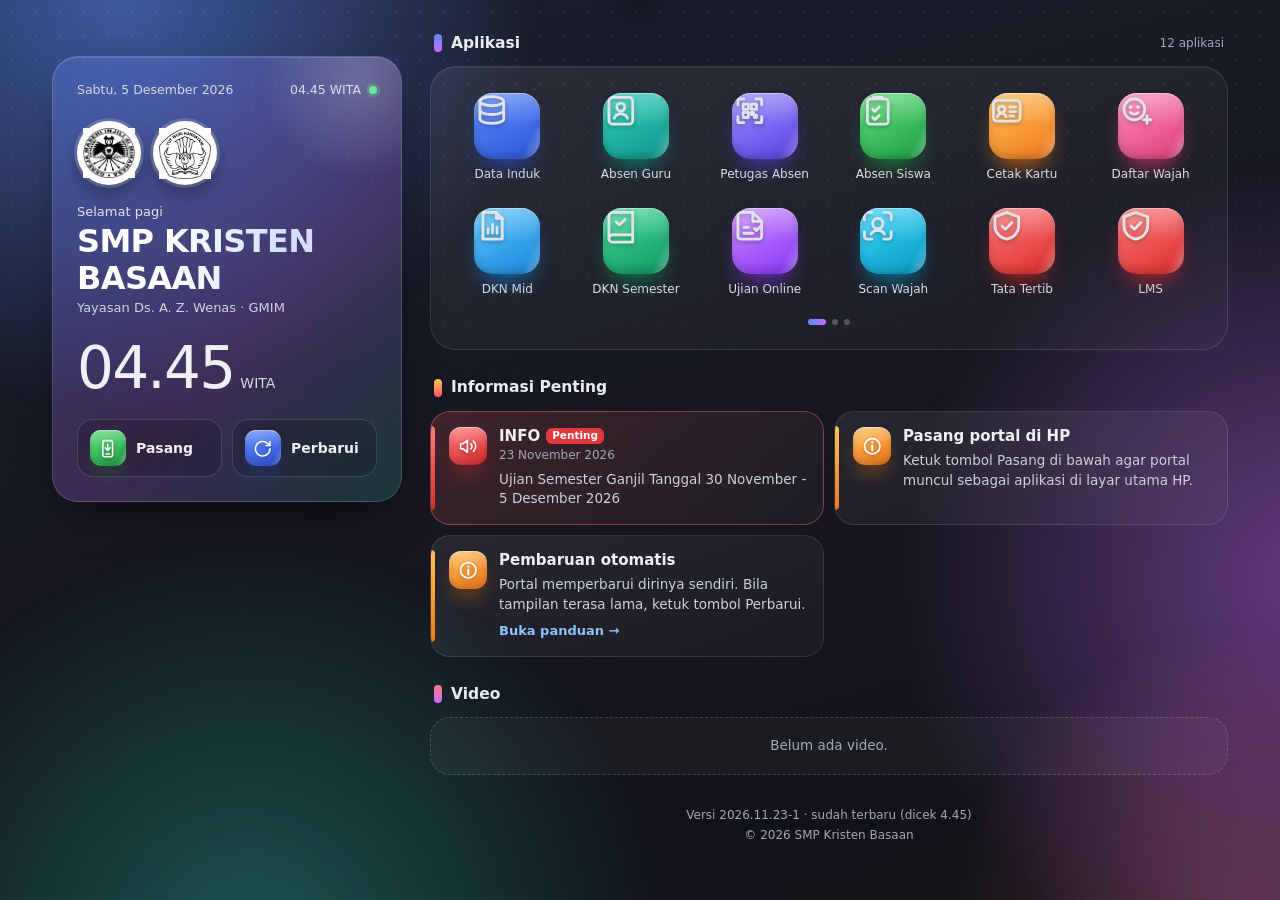
<file: index.html>
<!DOCTYPE html>
<html lang="id">
<head>
<meta charset="UTF-8">
<meta name="viewport" content="width=device-width, initial-scale=1, viewport-fit=cover">
<meta name="theme-color" content="#1c1f2e">
<meta name="description" content="Portal aplikasi sekolah SMP Kristen Basaan">
<meta http-equiv="Cache-Control" content="no-cache">
<meta name="apple-mobile-web-app-capable" content="yes">
<meta name="mobile-web-app-capable" content="yes">
<meta name="apple-mobile-web-app-status-bar-style" content="black">
<meta name="apple-mobile-web-app-title" content="Krisba">
<title>Portal SMP Kristen Basaan</title>
<link rel="manifest" href="manifest.webmanifest">
<link rel="icon" href="assets-landing/ikon-192.png">
<link rel="apple-touch-icon" href="assets-landing/ikon-180.png">

<script>
/* #####################################################################
   ##                                                                 ##
   ##   PENGATURAN PORTAL — CUKUP UBAH BAGIAN INI                     ##
   ##                                                                 ##
   ##   Aturan menulis:                                               ##
   ##   - Teks ditulis di antara tanda kutip '...'                    ##
   ##   - Setiap baris { ... } diakhiri tanda koma ,                  ##
   ##   - Bila teks mengandung tanda kutip ', tulis \'  (mis. Jum\'at)##
   ##   Setelah diubah, upload index.html ke GitHub → semua HP        ##
   ##   otomatis memakai versi baru dalam beberapa menit.             ##
   ##                                                                 ##
   ##################################################################### */


/* =====================================================================
   [1] JUDUL DI BAGIAN ATAS
   ===================================================================== */
const PORTAL = {
  judul:     'SMP KRISTEN BASAAN',
  subjudul:  'Yayasan Ds. A. Z. Wenas · GMIM',
  logoKiri:  'assets-landing/logo-yayasan.png',   // kosongkan '' bila tidak dipakai
  logoKanan: 'assets-landing/logo-tutwuri.png'    // kosongkan '' bila tidak dipakai
};


/* =====================================================================
   [2] IKON APLIKASI
   ---------------------------------------------------------------------
   MENAMBAH ikon : salin satu baris { ... }, tempel di bawahnya, ubah isinya.
   MENGHAPUS ikon: hapus barisnya.
   MENGURUTKAN   : pindahkan barisnya ke atas / bawah.

   nama   : tulisan di bawah ikon (usahakan pendek)
   link   : alamat yang dibuka, mis. '0. Data Induk/index.html'  atau  'https://...'
   ikon   : nama gambar ikon. Pilihan:
            data, guru, qr, ceklis, kartu, wajahPlus, nilai, rapor, ujian, scan, tatib,
            buku, video, info, pengumuman, kalender, link, rumah, foto, pesan, uang, piala
   warna  : dua warna gradasi latar ikon ['atas', 'bawah']
   gambar : (boleh tidak diisi) pakai gambar sendiri sebagai ikon,
            mis. gambar: 'assets-landing/ikon-saya.png'  → menggantikan 'ikon'
   tabBaru: (boleh tidak diisi) true = dibuka di tab baru
   ===================================================================== */
const APLIKASI = [
  { nama: 'Data Induk',    link: '0. Data Induk/index.html',                  ikon: 'data',      warna: ['#5b8cff', '#2f56d6'] },
  { nama: 'Absen Guru',    link: '1. Absen Guru/AbsenGuru.html',              ikon: 'guru',      warna: ['#34d1bf', '#0e958a'] },
  { nama: 'Petugas Absen', link: '2. Petugas Absen Siswa/absen-petugas.html', ikon: 'qr',        warna: ['#9b8cff', '#5a43e0'] },
  { nama: 'Absen Siswa',   link: '3. Absen Siswa/index.html',                 ikon: 'ceklis',    warna: ['#5fe07a', '#1e9f45'] },
  { nama: 'Cetak Kartu',   link: '4. Cetak Kartu/CetakKartu.html',            ikon: 'kartu',     warna: ['#ffc15a', '#f0781c'] },
  { nama: 'Daftar Wajah',  link: '5. Daftar Wajah/Daftar_Wajah.html',         ikon: 'wajahPlus', warna: ['#ff8cc0', '#de3f7a'] },
  { nama: 'DKN Mid',       link: '5. DKN Mid Semester/index.html',            ikon: 'nilai',     warna: ['#5cc8ff', '#1b86dc'] },
  { nama: 'DKN Semester',  link: '6. DKN Semester/index.html',                ikon: 'rapor',     warna: ['#45dd9c', '#0f9662'] },
  { nama: 'Ujian Online',  link: '7. Ujian PG dan Essay Online/index.html',   ikon: 'ujian',     warna: ['#cf8cff', '#8436f5'] },
  { nama: 'Scan Wajah',    link: '8. Scan Wajah/ScanWajah.html',              ikon: 'scan',      warna: ['#3ed8ff', '#0898c2'] },
  { nama: 'Tata Tertib',   link: '9. Tata Tertib/index.html',                 ikon: 'tatib',     warna: ['#ff7a7a', '#db2c2c'] },
  { nama: 'LMS',   link: 'IFP/LMS/index.html',                 ikon: 'tatib',     warna: ['#ff7a7a', '#db2c2c'] },
  // { nama: 'Nama Baru',  link: 'folder/halaman.html',                       ikon: 'link',      warna: ['#9aa3ae', '#5b6470'] },
];


/* =====================================================================
   [3] INFORMASI PENTING
   ---------------------------------------------------------------------
   MENAMBAH info: salin satu baris { ... }. Info paling atas tampil paling atas.

   judul    : judul pengumuman
   isi      : isi pengumuman (pindah baris dengan \n)
   tanggal  : 'TAHUN-BULAN-TANGGAL', mis. '2026-11-23'   (boleh '' )
   penting  : true = diberi tanda merah "Penting"
   link     : (boleh '') alamat untuk "Selengkapnya", mis. file PDF / Google Drive
   teksLink : (boleh tidak diisi) tulisan tombol link, bawaan "Selengkapnya"
   ===================================================================== */
const INFO = [
  { judul: 'INFO', isi: 'Ujian Semester Ganjil Tanggal 30 November - 5 Desember 2026', tanggal: '2026-11-23', penting: true, link: '' },
  { judul: 'Pasang portal di HP', isi: 'Ketuk tombol Pasang di bawah agar portal muncul sebagai aplikasi di layar utama HP.', tanggal: '', penting: false, link: '' },
  { judul: 'Pembaruan otomatis', isi: 'Portal memperbarui dirinya sendiri. Bila tampilan terasa lama, ketuk tombol Perbarui.', tanggal: '', penting: false, link: 'Panduan.pdf', teksLink: 'Buka panduan' },
];


/* =====================================================================
   [4] LINK VIDEO
   ---------------------------------------------------------------------
   MENAMBAH video: salin contoh di bawah, hapus tanda // di depannya.
   Video YouTube otomatis memakai gambar sampulnya & diputar di halaman ini.
   Video selain YouTube (Google Drive, dll.) dibuka di tab baru.

   judul  : judul video
   link   : alamat video, mis. 'https://youtu.be/xxxxxxxxxxx' atau 'https://www.youtube.com/watch?v=...'
   ket    : (boleh tidak diisi) keterangan singkat
   gambar : (boleh tidak diisi) gambar sampul sendiri untuk video non-YouTube
   ===================================================================== */
const VIDEO = [
  // { judul: 'Cara absen dengan Scan Wajah', link: 'https://youtu.be/XXXXXXXXXXX', ket: 'Panduan untuk guru' },
  // { judul: 'Cara mengerjakan Ujian Online', link: 'https://www.youtube.com/watch?v=XXXXXXXXXXX' },
];

/* ######################  AKHIR PENGATURAN  ########################## */
</script>

<style>
/* =====================================================================
   TAMPILAN — warna utama bisa diganti di sini
   ===================================================================== */
:root{
  --teks:#eef0f4;--redup:#a3a9b5;--kartu:rgba(255,255,255,.06);--garis:rgba(255,255,255,.1);
  --aksen1:#5b8cff;--aksen2:#c86bff;   /* warna aksen garis & tombol. Warna cahaya latar: lihat .latar .b1 – .b4 */
  --ikon:clamp(54px,15.5vw,64px)
}
*{box-sizing:border-box}
html{background:#12131a}
body{margin:0;min-height:100vh;color:var(--teks);font-family:system-ui,-apple-system,'Segoe UI',Roboto,'Helvetica Neue',Arial,sans-serif;-webkit-font-smoothing:antialiased;line-height:1.45;overflow-x:hidden}
a{color:inherit;text-decoration:none}
button{font:inherit;color:inherit}
svg{display:block}

/* ---------- latar bercahaya (bergerak pelan) ---------- */
.latar{position:fixed;inset:0;z-index:-1;overflow:hidden;background:linear-gradient(165deg,#1c1f2e 0%,#15161f 50%,#101117 100%)}
.latar i{position:absolute;width:75vmax;height:75vmax;border-radius:50%;will-change:transform}
.latar .b1{top:-38vmax;left:-28vmax;background:radial-gradient(circle,rgba(91,140,255,.55),transparent 62%);animation:hanyut1 24s ease-in-out infinite alternate}
.latar .b2{top:8vmax;right:-40vmax;background:radial-gradient(circle,rgba(200,107,255,.45),transparent 62%);animation:hanyut2 28s ease-in-out infinite alternate}
.latar .b3{bottom:-42vmax;left:-18vmax;background:radial-gradient(circle,rgba(46,230,197,.32),transparent 62%);animation:hanyut3 32s ease-in-out infinite alternate}
.latar .b4{bottom:-30vmax;right:-25vmax;width:55vmax;height:55vmax;background:radial-gradient(circle,rgba(255,122,168,.3),transparent 62%);animation:hanyut1 36s ease-in-out infinite alternate-reverse}
.latar::after{content:"";position:absolute;inset:0;background-image:radial-gradient(rgba(255,255,255,.07) 1px,transparent 1.2px);background-size:24px 24px;-webkit-mask-image:linear-gradient(180deg,#000,transparent 70%);mask-image:linear-gradient(180deg,#000,transparent 70%)}
@keyframes hanyut1{to{transform:translate(12vmax,8vmax) scale(1.1)}}
@keyframes hanyut2{to{transform:translate(-14vmax,10vmax) scale(.92)}}
@keyframes hanyut3{to{transform:translate(10vmax,-12vmax) scale(1.08)}}

/* ---------- tata letak: HP = 1 kolom, laptop = 2 kolom ---------- */
.wrap{max-width:760px;margin:0 auto;padding:0 16px calc(116px + env(safe-area-inset-bottom))}
@media (min-width:1000px){
  .wrap{max-width:1240px;display:grid;grid-template-columns:350px minmax(0,1fr);gap:28px;align-items:start;padding:28px 32px 40px}
  .hero{position:sticky;top:28px}
  .dock{display:none!important}
}

/* ---------- kartu judul (hero) ---------- */
.hero{position:relative;overflow:hidden;margin-top:calc(env(safe-area-inset-top) + 12px);padding:16px 16px 18px;border-radius:26px;border:1px solid rgba(255,255,255,.14);
  background:linear-gradient(135deg,rgba(91,140,255,.3),rgba(200,107,255,.22) 60%,rgba(46,230,197,.16));
  box-shadow:0 20px 50px -20px rgba(0,0,0,.7),inset 0 1px 0 rgba(255,255,255,.15);animation:muncul .7s cubic-bezier(.2,.9,.3,1.1) backwards}
.hero::before{content:"";position:absolute;width:220px;height:220px;right:-70px;top:-90px;border-radius:50%;background:radial-gradient(circle,rgba(255,255,255,.22),transparent 65%);pointer-events:none}
.atas{display:flex;justify-content:space-between;align-items:center;gap:10px;font-size:12.5px;color:#d5d9e2}
.atas .kanan{display:flex;align-items:center;gap:8px;font-variant-numeric:tabular-nums}
.on{width:8px;height:8px;border-radius:50%;background:#4ade80;box-shadow:0 0 0 3px rgba(74,222,128,.22);animation:denyut 2.4s ease-in-out infinite}
.on.off{background:#f87171;box-shadow:0 0 0 3px rgba(248,113,113,.22)}
@keyframes denyut{50%{box-shadow:0 0 0 6px rgba(74,222,128,0)}}
.kepala{position:relative;display:flex;align-items:center;gap:12px;margin-top:14px}
.logo{width:48px;height:48px;border-radius:50%;background:#fff;display:grid;place-items:center;flex:none;box-shadow:0 0 0 3px rgba(255,255,255,.18),0 8px 18px rgba(0,0,0,.35)}
.logo img{width:80%;height:80%;object-fit:contain}
.kepala .teks{flex:1;min-width:0}
.sapa{font-size:13px;color:#dfe3ea}
h1{margin:1px 0 2px;font-size:clamp(22px,6.4vw,30px);line-height:1.15;font-weight:800;letter-spacing:-.02em;background:linear-gradient(90deg,#fff 30%,#cfe0ff 70%,#f3d3ff);-webkit-background-clip:text;background-clip:text;color:transparent}
.sub{font-size:13px;color:#d0d5de}
.jamBesar,.aksi-pc{display:none}
@media (min-width:1000px){
  .hero{margin-top:0;padding:24px}
  .kepala{flex-wrap:wrap;margin-top:22px}
  .kepala .teks{order:3;flex-basis:100%;margin-top:6px}
  .logo{width:64px;height:64px}
  h1{font-size:32px}
  .jamBesar{display:block;margin-top:22px;font-size:58px;font-weight:200;line-height:1;letter-spacing:-.03em;font-variant-numeric:tabular-nums}
  .jamBesar small{font-size:14px;font-weight:500;color:#d5d9e2;margin-left:6px;letter-spacing:0}
  .aksi-pc{display:grid;grid-template-columns:1fr 1fr;gap:10px;margin-top:22px}
  .aksi-pc button{position:relative;display:flex;align-items:center;gap:10px;padding:10px 12px;border-radius:16px;border:1px solid rgba(255,255,255,.14);background:rgba(0,0,0,.18);cursor:pointer;font-weight:600;font-size:14px;transition:background .2s,transform .2s}
  .aksi-pc button:hover{background:rgba(255,255,255,.1);transform:translateY(-2px)}
  .aksi-pc .ik{--ikon:36px;border-radius:11px}
  .aksi-pc button.ada::before{content:"";position:absolute;top:6px;right:8px;width:10px;height:10px;border-radius:50%;background:#ff3b30;animation:denyutMerah 1.6s infinite}
}

/* ---------- judul bagian ---------- */
h2{display:flex;align-items:center;gap:9px;margin:26px 4px 12px;font-size:15.5px;font-weight:700;color:#e9ecf2;scroll-margin-top:16px}
h2::before{content:"";width:8px;height:18px;border-radius:4px;background:linear-gradient(180deg,var(--c1,var(--aksen1)),var(--c2,var(--aksen2)))}
h2 small{margin-left:auto;font-weight:500;font-size:12px;color:var(--redup)}
@media (min-width:1000px){main>h2:first-child{margin-top:4px}}
.panel{border-radius:26px;padding:20px 8px 18px;background:linear-gradient(160deg,rgba(255,255,255,.075),rgba(255,255,255,.025));border:1px solid var(--garis);box-shadow:inset 0 1px 0 rgba(255,255,255,.06)}

/* ---------- ikon aplikasi (bergerak) ---------- */
.apps{display:grid;grid-template-columns:repeat(4,minmax(0,1fr));gap:20px 4px}
@media (min-width:600px){.apps{grid-template-columns:repeat(6,minmax(0,1fr))}}
@media (min-width:1000px){:root{--ikon:66px}.apps{grid-template-columns:repeat(auto-fill,minmax(108px,1fr));gap:26px 8px}.panel{padding:26px 16px 24px}}
.app{display:flex;flex-direction:column;align-items:center;gap:8px;text-align:center;-webkit-tap-highlight-color:transparent;outline:none;transition:transform .15s;
  animation:muncul .65s cubic-bezier(.2,.9,.3,1.35) backwards;animation-delay:calc(var(--i,0) * 60ms + .15s)}
.app:active{transform:scale(.9)}
.app span{font-size:12px;line-height:1.25;color:#e1e4ea;max-width:100%;display:-webkit-box;-webkit-line-clamp:2;-webkit-box-orient:vertical;overflow:hidden;transition:color .2s}
@keyframes muncul{from{opacity:0;transform:translateY(18px) scale(.6)}}

.ik{position:relative;width:var(--ikon);height:var(--ikon);flex:none;border-radius:28%;display:grid;place-items:center;color:#fff;
  background:linear-gradient(150deg,var(--w1,#9aa3ae),var(--w2,#5b6470));
  box-shadow:inset 0 1px 0 rgba(255,255,255,.4),inset 0 -4px 8px rgba(0,0,0,.18),0 12px 22px -10px var(--w2,#000),0 6px 12px -8px rgba(0,0,0,.6);transition:box-shadow .25s}
.ik::after{content:"";position:absolute;inset:0;border-radius:inherit;background:linear-gradient(180deg,rgba(255,255,255,.28),rgba(255,255,255,0) 50%);pointer-events:none}
.ik svg{position:relative;z-index:1;width:54%;height:54%;filter:drop-shadow(0 2px 2px rgba(0,0,0,.25))}
.ik img{width:100%;height:100%;object-fit:cover;border-radius:inherit}
/* melayang naik-turun */
.app .ik{animation:melayang 4.2s ease-in-out infinite;animation-delay:calc(var(--i,0) * -.38s)}
@keyframes melayang{0%,100%{transform:translateY(0)}50%{transform:translateY(-5px)}}
/* kilauan yang menyapu ikon */
.app .ik::before,.dock .ik::before,.aksi-pc .ik::before{content:"";position:absolute;inset:0;border-radius:inherit;z-index:2;pointer-events:none;
  background:linear-gradient(115deg,transparent 38%,rgba(255,255,255,.5) 50%,transparent 62%);background-size:260% 100%;background-repeat:no-repeat;
  animation:kilau 7s ease-in-out infinite;animation-delay:calc(var(--i,0) * .5s + 1s)}
@keyframes kilau{0%{background-position:160% 0}22%,100%{background-position:-60% 0}}
/* gambar di dalam ikon bergoyang saat disentuh / disorot */
.app:hover .ik svg,.app:focus-visible .ik svg,.app:active .ik svg{animation:goyang .55s ease-in-out}
.app:hover .ik{box-shadow:inset 0 1px 0 rgba(255,255,255,.4),inset 0 -4px 8px rgba(0,0,0,.18),0 16px 30px -8px var(--w2,#000),0 6px 12px -8px rgba(0,0,0,.6)}
.app:hover span{color:#fff}
@keyframes goyang{20%{transform:rotate(-12deg) scale(1.1)}45%{transform:rotate(9deg) scale(1.1)}70%{transform:rotate(-5deg)}}
.app:focus-visible .ik,.dock button:focus-visible .ik{outline:2px solid #fff;outline-offset:3px}
.titik{display:flex;justify-content:center;gap:6px;margin-top:22px}
.titik i{width:6px;height:6px;border-radius:3px;background:rgba(255,255,255,.25)}
.titik i:first-child{width:18px;background:linear-gradient(90deg,var(--aksen1),var(--aksen2))}

/* ---------- informasi ---------- */
.info{display:grid;gap:10px}
@media (min-width:700px){.info{grid-template-columns:1fr 1fr}}
.kartu{position:relative;overflow:hidden;display:flex;gap:12px;align-items:flex-start;background:linear-gradient(160deg,rgba(255,255,255,.08),rgba(255,255,255,.03));border:1px solid var(--garis);border-radius:20px;padding:15px 15px 15px 18px;animation:muncul .6s ease-out backwards;animation-delay:calc(var(--i,0) * 80ms + .4s);transition:transform .2s,border-color .2s}
.kartu::before{content:"";position:absolute;left:0;top:14px;bottom:14px;width:4px;border-radius:0 4px 4px 0;background:linear-gradient(180deg,#ffc15a,#f0781c)}
.kartu.penting{border-color:rgba(255,107,107,.4);background:linear-gradient(135deg,rgba(255,92,92,.18),rgba(255,255,255,.04))}
.kartu.penting::before{background:linear-gradient(180deg,#ff7a7a,#db2c2c)}
.kartu.penting .ik{animation:denyutMerah 2s infinite}
@keyframes denyutMerah{0%{box-shadow:0 0 0 0 rgba(255,59,48,.55)}70%,100%{box-shadow:0 0 0 10px rgba(255,59,48,0)}}
@media (hover:hover){.kartu:hover{transform:translateY(-3px);border-color:rgba(255,255,255,.2)}}
.kartu .ik{--ikon:38px;border-radius:12px}
.kartu .isi{flex:1;min-width:0}
.kartu h3{margin:0;font-size:15px;line-height:1.3}
.tag{display:inline-block;font-size:10.5px;font-weight:700;background:#e5383b;color:#fff;border-radius:6px;padding:1px 6px;margin-left:6px;vertical-align:2px}
.kartu small{display:block;color:var(--redup);font-size:12px;margin-top:1px}
.kartu p{margin:5px 0 0;font-size:13.5px;color:#cdd1d8;white-space:pre-line}
.lanjut{display:inline-block;margin-top:7px;color:#8fc2ff;font-size:13px;font-weight:600}

/* ---------- video ---------- */
.video{display:grid;grid-auto-flow:column;grid-auto-columns:78%;gap:12px;overflow-x:auto;scroll-snap-type:x mandatory;margin:0 -16px;padding:0 16px 6px;scrollbar-width:none}
.video::-webkit-scrollbar{display:none}
@media (min-width:700px){.video{grid-auto-flow:row;grid-template-columns:repeat(3,minmax(0,1fr));grid-auto-columns:auto;overflow:visible;margin:0;padding:0}}
.vid{scroll-snap-align:start;display:block;width:100%;text-align:left;padding:0;cursor:pointer;background:linear-gradient(160deg,rgba(255,255,255,.08),rgba(255,255,255,.03));border:1px solid var(--garis);border-radius:20px;overflow:hidden;-webkit-tap-highlight-color:transparent;transition:transform .2s}
@media (hover:hover){.vid:hover{transform:translateY(-3px)}.vid:hover .th img{transform:scale(1.06)}}
.vid .th{position:relative;display:block;aspect-ratio:16/9;overflow:hidden;background:linear-gradient(135deg,#5a3a80,#34508a)}
.vid .th img{position:absolute;inset:0;width:100%;height:100%;object-fit:cover;transition:transform .4s}
.vid .main{position:absolute;left:50%;top:50%;width:48px;height:48px;margin:-24px 0 0 -24px;border-radius:50%;background:rgba(255,40,60,.9);display:grid;place-items:center;box-shadow:0 0 0 0 rgba(255,40,60,.5);animation:denyutMerah 2.2s infinite}
.vid .main svg{width:20px;height:20px;margin-left:3px}
.vid b{display:block;padding:10px 12px 0;font-size:13.5px;font-weight:600;line-height:1.35}
.vid small{display:block;padding:2px 12px 0;color:var(--redup);font-size:12px}
.vid::after{content:"";display:block;height:11px}
.vid:active{transform:scale(.98)}
.kosong{color:var(--redup);font-size:13.5px;background:rgba(255,255,255,.04);border:1px dashed rgba(255,255,255,.16);border-radius:20px;padding:18px;text-align:center}

.kaki{margin-top:30px;text-align:center;color:var(--redup);font-size:12px;line-height:1.7}

/* ---------- dock bawah (HP) ---------- */
.dock{--ikon:46px;position:fixed;left:50%;bottom:calc(10px + env(safe-area-inset-bottom));transform:translateX(-50%);z-index:30;width:min(420px,calc(100% - 24px));display:grid;grid-template-columns:repeat(4,1fr);padding:10px 6px 7px;border-radius:28px;background:rgba(40,42,56,.72);-webkit-backdrop-filter:blur(16px) saturate(1.4);backdrop-filter:blur(16px) saturate(1.4);border:1px solid rgba(255,255,255,.12);box-shadow:0 14px 34px rgba(0,0,0,.5);animation:naikDock .6s .5s cubic-bezier(.2,.9,.3,1.2) backwards}
@keyframes naikDock{from{transform:translate(-50%,140%)}}
.dock button{position:relative;display:flex;flex-direction:column;align-items:center;gap:4px;background:none;border:0;padding:0;cursor:pointer;font-size:10.5px;color:#dfe2e8;-webkit-tap-highlight-color:transparent;outline:none;transition:transform .15s}
.dock button:active{transform:scale(.88)}
.dock button.ada::before{content:"";position:absolute;z-index:3;top:-3px;left:calc(50% + 15px);width:12px;height:12px;border-radius:50%;background:#ff3b30;border:2px solid #2c2e3a;animation:denyutMerah 1.6s infinite}
.dock button:disabled,.aksi-pc button:disabled{opacity:.6}
.putar svg{animation:putar 1s linear infinite}
@keyframes putar{to{transform:rotate(360deg)}}

/* ---------- pesan & jendela ---------- */
.toast{position:fixed;left:50%;top:calc(env(safe-area-inset-top) + 12px);z-index:60;transform:translate(-50%,-160%);transition:transform .3s cubic-bezier(.2,.9,.3,1);max-width:calc(100% - 24px);background:rgba(40,42,56,.97);border:1px solid var(--garis);border-radius:16px;padding:10px 16px;font-size:13.5px;box-shadow:0 12px 30px rgba(0,0,0,.45)}
.toast.tampil{transform:translate(-50%,0)}
.modal{position:fixed;inset:0;z-index:70;display:none;align-items:center;justify-content:center;padding:18px;background:rgba(8,9,14,.7)}
.modal.tampil{display:flex}
.mbox{width:min(440px,100%);background:#232534;border:1px solid var(--garis);border-radius:22px;padding:20px;box-shadow:0 20px 50px rgba(0,0,0,.5);animation:muncul .3s ease-out}
.mbox h3{margin:0 0 8px;font-size:18px}
.mbox .isi{font-size:14.5px;color:#d3d6dd;line-height:1.55}
.mbox ol{margin:6px 0;padding-left:20px}
.tombol{display:flex;gap:10px;justify-content:flex-end;margin-top:18px}
.tbl{border:0;border-radius:12px;padding:10px 16px;font-weight:600;cursor:pointer;background:rgba(255,255,255,.1)}
.tbl.utama{background:linear-gradient(135deg,var(--aksen1),var(--aksen2))}
.mbox.lebar{width:min(900px,100%);padding:0;overflow:hidden}
.vframe{aspect-ratio:16/9;background:#000}
.vframe iframe{width:100%;height:100%;border:0;display:block}
.vjudul{display:flex;align-items:center;gap:10px;padding:12px 14px}
.vjudul b{flex:1;font-size:14.5px}

@media (prefers-reduced-motion:reduce){*,*::before,*::after{animation:none!important;transition:none!important}}
</style>
</head>
<body>

<div class="latar" aria-hidden="true"><i class="b1"></i><i class="b2"></i><i class="b3"></i><i class="b4"></i></div>

<div class="wrap">
  <aside class="hero">
    <div class="atas">
      <span id="tanggal">&nbsp;</span>
      <span class="kanan"><span id="jam">--.--</span><i class="on" id="online" title="Online"></i></span>
    </div>
    <header class="kepala">
      <span class="logo" id="logoKiri"></span>
      <div class="teks">
        <div class="sapa" id="sapa">Selamat datang</div>
        <h1 id="judul"></h1>
        <div class="sub" id="subjudul"></div>
      </div>
      <span class="logo" id="logoKanan"></span>
    </header>
    <div class="jamBesar"><span id="jamBesar">--.--</span><small>WITA</small></div>
    <div class="aksi-pc">
      <button type="button" data-aksi="pasang"><span class="ik" style="--w1:#5fe07a;--w2:#1e9f45" data-ikon="pasang"></span><span class="lblPasang">Pasang</span></button>
      <button type="button" data-aksi="perbarui"><span class="ik" style="--w1:#5b8cff;--w2:#2f56d6" data-ikon="perbarui"></span>Perbarui</button>
    </div>
  </aside>

  <main>
    <h2 style="--c1:#5b8cff;--c2:#c86bff">Aplikasi <small id="jmlApp"></small></h2>
    <div class="panel">
      <nav class="apps" id="apps" aria-label="Aplikasi sekolah"></nav>
      <div class="titik" aria-hidden="true"><i></i><i></i><i></i></div>
    </div>

    <h2 id="info" style="--c1:#ffc15a;--c2:#ff5c5c">Informasi Penting</h2>
    <section class="info" id="daftarInfo"></section>

    <h2 id="video" style="--c1:#ff7a7a;--c2:#c86bff">Video</h2>
    <section class="video" id="daftarVideo"></section>

    <footer class="kaki">
      <div id="status">Memeriksa pembaruan…</div>
      <div>© <span id="tahun">2026</span> SMP Kristen Basaan</div>
    </footer>
  </main>
</div>

<nav class="dock" aria-label="Menu">
  <button type="button" data-aksi="info"><span class="ik" style="--w1:#ffc15a;--w2:#f0781c;--i:0" data-ikon="pengumuman"></span>Info</button>
  <button type="button" data-aksi="video"><span class="ik" style="--w1:#ff7a7a;--w2:#db2c2c;--i:1" data-ikon="video"></span>Video</button>
  <button type="button" data-aksi="pasang"><span class="ik" style="--w1:#5fe07a;--w2:#1e9f45;--i:2" data-ikon="pasang"></span><span class="lblPasang">Pasang</span></button>
  <button type="button" data-aksi="perbarui"><span class="ik" style="--w1:#5b8cff;--w2:#2f56d6;--i:3" data-ikon="perbarui"></span>Perbarui</button>
</nav>

<div class="toast" id="toast" role="status" aria-live="polite"></div>
<div class="modal" id="modal" role="dialog" aria-modal="true"><div class="mbox" id="mbox"></div></div>

<script>
(function () {
'use strict';

/* =====================================================================
   [5] DAFTAR GAMBAR IKON (garis putih, ukuran 24×24)
   Menambah gambar ikon baru: tambahkan baris  nama: '<path d="..."/>',
   lalu pakai namanya di bagian [2]. Gambar bisa diambil dari lucide.dev
   (salin isi di dalam tag <svg> ... </svg>).
   ===================================================================== */
const IKON = {
  data: '<ellipse cx="12" cy="5.5" rx="8" ry="3"/><path d="M4 5.5v6c0 1.7 3.6 3 8 3s8-1.3 8-3v-6"/><path d="M4 11.5v6c0 1.7 3.6 3 8 3s8-1.3 8-3v-6"/>',
  guru: '<rect x="4" y="3" width="16" height="18" rx="2.5"/><circle cx="12" cy="9.5" r="2.7"/><path d="M7.5 17c.9-1.9 2.6-3 4.5-3s3.6 1.1 4.5 3"/>',
  qr: '<path d="M4 8V5a1 1 0 0 1 1-1h3M16 4h3a1 1 0 0 1 1 1v3M20 16v3a1 1 0 0 1-1 1h-3M8 20H5a1 1 0 0 1-1-1v-3"/><rect x="7.5" y="7.5" width="3.5" height="3.5"/><rect x="13" y="7.5" width="3.5" height="3.5"/><rect x="7.5" y="13" width="3.5" height="3.5"/><path d="M13 13h1.5v1.5H13zM15 15h1.5v1.5H15z"/>',
  ceklis: '<rect x="5" y="4" width="14" height="17" rx="2"/><path d="M9 4V3h6v1"/><path d="M8.5 11l1.5 1.5 3-3M8.5 16.5l1.5 1.5 3-3"/>',
  kartu: '<rect x="3" y="5" width="18" height="14" rx="2.5"/><circle cx="8.5" cy="11" r="2.2"/><path d="M5.5 16c.6-1.5 1.7-2.3 3-2.3s2.4.8 3 2.3"/><path d="M14 9.5h4M14 12.5h4M14 15.5h2.5"/>',
  wajahPlus: '<circle cx="11" cy="11" r="7"/><path d="M8.5 9.5h.01M13.5 9.5h.01" stroke-width="2.6"/><path d="M8.5 13.2c1.4 1.3 3.6 1.3 5 0"/><path d="M19.5 15.5v5M17 18h5"/>',
  nilai: '<path d="M6 3h9l4 4v14H6z"/><path d="M15 3v4h4"/><path d="M9.5 17v-3M12.5 17v-6M15.5 17v-4"/>',
  rapor: '<path d="M4 5.5A2.5 2.5 0 0 1 6.5 3H20v15H6.5A2.5 2.5 0 0 0 4 20.5z"/><path d="M4 20.5A2.5 2.5 0 0 0 6.5 23H20v-5"/><path d="M9 9.5l2 2 4-4"/>',
  ujian: '<path d="M14 3H6a2 2 0 0 0-2 2v14a2 2 0 0 0 2 2h12a2 2 0 0 0 2-2V9z"/><path d="M14 3v6h6"/><path d="M8 13h3M8 17h6"/><path d="M15.2 13.8l1.3 1.3 2.6-2.6"/>',
  scan: '<path d="M3 8V5a2 2 0 0 1 2-2h3M16 3h3a2 2 0 0 1 2 2v3M21 16v3a2 2 0 0 1-2 2h-3M8 21H5a2 2 0 0 1-2-2v-3"/><circle cx="12" cy="10.5" r="3.5"/><path d="M7.5 17.5c1-1.6 2.6-2.5 4.5-2.5s3.5.9 4.5 2.5"/>',
  tatib: '<path d="M12 3l8 3v6c0 4.6-3.4 8.3-8 9-4.6-.7-8-4.4-8-9V6z"/><path d="M8.8 12.2l2.2 2.2 4.4-4.6"/>',
  buku: '<path d="M2 5c3-1.3 6.5-1.3 10 1 3.5-2.3 7-2.3 10-1v14c-3-1.3-6.5-1.3-10 1-3.5-2.3-7-2.3-10-1z"/><path d="M12 6v14"/>',
  video: '<rect x="2.5" y="5" width="19" height="14" rx="3"/><path d="M10 9l5 3-5 3z" fill="currentColor"/>',
  info: '<circle cx="12" cy="12" r="9"/><path d="M12 11v6M12 7.5h.01" stroke-width="2.4"/>',
  pengumuman: '<path d="M3 10v4a1 1 0 0 0 1 1h2l5 4V5L6 9H4a1 1 0 0 0-1 1z"/><path d="M15 9a4 4 0 0 1 0 6M18 6a8 8 0 0 1 0 12"/>',
  kalender: '<rect x="3" y="5" width="18" height="16" rx="2.5"/><path d="M3 10h18M8 3v4M16 3v4"/>',
  link: '<path d="M10 14a5 5 0 0 0 7 0l3-3a5 5 0 0 0-7-7l-1 1"/><path d="M14 10a5 5 0 0 0-7 0l-3 3a5 5 0 0 0 7 7l1-1"/>',
  rumah: '<path d="M3 11l9-7 9 7"/><path d="M5 10v10h14V10"/><path d="M10 20v-6h4v6"/>',
  foto: '<rect x="3" y="5" width="18" height="14" rx="2.5"/><circle cx="9" cy="10" r="2"/><path d="M21 16l-5-5-8 8"/>',
  pesan: '<path d="M4 5h16v11H9l-5 4z"/>',
  uang: '<rect x="2.5" y="6" width="19" height="12" rx="2"/><circle cx="12" cy="12" r="2.5"/><path d="M6 9.5v5M18 9.5v5"/>',
  piala: '<path d="M8 4h8v6a4 4 0 0 1-8 0z"/><path d="M8 6H5a3 3 0 0 0 3 4M16 6h3a3 3 0 0 1-3 4"/><path d="M12 14v4M8 21h8M9.5 18h5"/>',
  pasang: '<rect x="6" y="2" width="12" height="20" rx="2.5"/><path d="M12 6.5v7.5M9 11l3 3 3-3M10 18.5h4"/>',
  perbarui: '<path d="M21 12a9 9 0 1 1-3-6.7L21 8"/><path d="M21 3v5h-5"/>',
  main: '<path d="M7 4l13 8-13 8z" fill="currentColor" stroke="none"/>'
};

/* =====================================================================
   Kode di bawah ini mengatur cara kerja portal — tidak perlu diubah.
   ===================================================================== */
const INTERVAL_CEK = 5 * 60 * 1000;   // periksa pembaruan tiap 5 menit
const HARI = ['Minggu', 'Senin', 'Selasa', 'Rabu', 'Kamis', 'Jumat', 'Sabtu'];
const BULAN = ['Januari', 'Februari', 'Maret', 'April', 'Mei', 'Juni', 'Juli', 'Agustus', 'September', 'Oktober', 'November', 'Desember'];

const $ = s => document.querySelector(s);
const esc = v => String(v == null ? '' : v).replace(/[&<>"']/g, c => ({ '&': '&amp;', '<': '&lt;', '>': '&gt;', '"': '&quot;', "'": '&#39;' }[c]));
const tautan = u => /^(https?:|mailto:|tel:)/i.test(u || '') ? u : encodeURI(u || '#');
const simpan = (k, v) => { try { localStorage.setItem(k, v); } catch (e) { /* abaikan */ } };
const ambil = k => { try { return localStorage.getItem(k); } catch (e) { return null; } };
const svg = n => '<svg viewBox="0 0 24 24" fill="none" stroke="currentColor" stroke-width="1.9" stroke-linecap="round" stroke-linejoin="round" aria-hidden="true">' + (IKON[n] || IKON.link) + '</svg>';
function ikon(o, kelas) {
  const w = o.warna || [];
  const gaya = w[0] ? ' style="--w1:' + esc(w[0]) + ';--w2:' + esc(w[1] || w[0]) + '"' : '';
  return '<span class="ik' + (kelas ? ' ' + kelas : '') + '"' + gaya + '>' + (o.gambar ? '<img src="' + esc(tautan(o.gambar)) + '" alt="" loading="lazy">' : svg(o.ikon)) + '</span>';
}
const tabBaru = o => o.tabBaru || /^https?:/i.test(o.link || '') ? ' target="_blank" rel="noopener"' : '';

/* ---------------------------------------------------------------- isi halaman */
function gambarJudul() {
  $('#judul').textContent = PORTAL.judul || '';
  $('#subjudul').textContent = PORTAL.subjudul || '';
  [['#logoKiri', PORTAL.logoKiri], ['#logoKanan', PORTAL.logoKanan]].forEach(([id, src]) => {
    const el = $(id);
    if (src) el.innerHTML = '<img src="' + esc(tautan(src)) + '" alt="Logo">'; else el.style.display = 'none';
  });
}
function gambarAplikasi() {
  $('#apps').innerHTML = APLIKASI.map((a, i) =>
    '<a class="app" style="--i:' + i + '" href="' + esc(tautan(a.link)) + '"' + tabBaru(a) + ' title="' + esc(a.nama) + '">' + ikon(a) + '<span>' + esc(a.nama) + '</span></a>').join('');
  $('#jmlApp').textContent = APLIKASI.length + ' aplikasi';
}
function tglIndo(t) {
  const m = /^(\d{4})-(\d{1,2})-(\d{1,2})$/.exec(t || '');
  return m ? (+m[3]) + ' ' + BULAN[+m[2] - 1] + ' ' + m[1] : (t || '');
}
function gambarInfo() {
  $('#daftarInfo').innerHTML = INFO.length ? INFO.map(i =>
    '<article class="kartu' + (i.penting ? ' penting' : '') + '">' +
      ikon({ ikon: i.penting ? 'pengumuman' : 'info', warna: i.penting ? ['#ff7a7a', '#db2c2c'] : ['#ffc15a', '#f0781c'] }) +
      '<div class="isi"><h3>' + esc(i.judul) + (i.penting ? '<span class="tag">Penting</span>' : '') + '</h3>' +
      (i.tanggal ? '<small>' + esc(tglIndo(i.tanggal)) + '</small>' : '') +
      (i.isi ? '<p>' + esc(i.isi) + '</p>' : '') +
      (i.link ? '<a class="lanjut" href="' + esc(tautan(i.link)) + '" target="_blank" rel="noopener">' + esc(i.teksLink || 'Selengkapnya') + ' →</a>' : '') +
    '</div></article>').join('') : '<div class="kosong">Belum ada informasi.</div>';
}
function idYoutube(u) {
  const m = /(?:youtu\.be\/|youtube\.com\/(?:watch\?(?:.*&)?v=|embed\/|shorts\/|live\/))([\w-]{11})/.exec(u || '');
  return m ? m[1] : null;
}
function gambarVideo() {
  $('#daftarVideo').style.display = VIDEO.length ? '' : 'block';
  $('#daftarVideo').innerHTML = VIDEO.length ? VIDEO.map((v, i) => {
    const id = idYoutube(v.link);
    const sampul = v.gambar ? tautan(v.gambar) : id ? 'https://i.ytimg.com/vi/' + id + '/mqdefault.jpg' : '';
    return '<button class="vid" type="button" data-video="' + i + '"><span class="th">' + (sampul ? '<img src="' + esc(sampul) + '" alt="" loading="lazy">' : '') +
      '<span class="main">' + svg('main') + '</span></span><b>' + esc(v.judul) + '</b>' + (v.ket ? '<small>' + esc(v.ket) + '</small>' : '') + '</button>';
  }).join('') : '<div class="kosong" style="grid-column:1/-1">Belum ada video.</div>';
}
function putarVideo(v) {
  const id = idYoutube(v.link);
  if (!id) { window.open(tautan(v.link), '_blank', 'noopener'); return; }
  $('#mbox').className = 'mbox lebar';
  $('#mbox').innerHTML = '<div class="vframe"><iframe src="https://www.youtube-nocookie.com/embed/' + id + '?autoplay=1&rel=0" title="' + esc(v.judul) +
    '" allow="autoplay; encrypted-media; picture-in-picture; fullscreen" allowfullscreen></iframe></div>' +
    '<div class="vjudul"><b>' + esc(v.judul) + '</b><button class="tbl" type="button" data-tutup>Tutup</button></div>';
  $('#modal').classList.add('tampil');
}

/* ---------------------------------------------------------------- pesan & jendela */
function toast(teks, ms) {
  $('#toast').textContent = teks;
  $('#toast').classList.add('tampil');
  clearTimeout(toast.t);
  toast.t = setTimeout(() => $('#toast').classList.remove('tampil'), ms || 3500);
}
function dialog(judul, isiHtml, tombol) {
  $('#mbox').className = 'mbox';
  $('#mbox').innerHTML = '<h3>' + esc(judul) + '</h3><div class="isi">' + isiHtml + '</div><div class="tombol"></div>';
  (tombol || [{ t: 'OK', utama: true }]).forEach(b => {
    const el = document.createElement('button');
    el.type = 'button'; el.className = 'tbl' + (b.utama ? ' utama' : ''); el.textContent = b.t;
    el.onclick = () => { tutupModal(); if (b.f) b.f(); };
    $('#mbox .tombol').appendChild(el);
  });
  $('#modal').classList.add('tampil');
}
function tutupModal() { $('#modal').classList.remove('tampil'); $('#mbox').innerHTML = ''; }
$('#modal').addEventListener('click', e => { if (e.target.id === 'modal' || e.target.closest('[data-tutup]')) tutupModal(); });
document.addEventListener('keydown', e => { if (e.key === 'Escape') tutupModal(); });

/* ---------------------------------------------------------------- jam */
function waktuWita() { const d = new Date(); return new Date(d.getTime() + d.getTimezoneOffset() * 60000 + 8 * 3600000); }
function tikJam() {
  const w = waktuWita(), j = w.getHours();
  $('#tanggal').textContent = HARI[w.getDay()] + ', ' + w.getDate() + ' ' + BULAN[w.getMonth()] + ' ' + w.getFullYear();
  const hm = String(j).padStart(2, '0') + '.' + String(w.getMinutes()).padStart(2, '0');
  $('#jam').textContent = hm + ' WITA';
  $('#jamBesar').textContent = hm;
  $('#sapa').textContent = 'Selamat ' + (j < 4 ? 'malam' : j < 11 ? 'pagi' : j < 15 ? 'siang' : j < 18 ? 'sore' : 'malam');
  $('#tahun').textContent = w.getFullYear();
}
function statusOnline() {
  const on = navigator.onLine;
  $('#online').classList.toggle('off', !on);
  $('#online').title = on ? 'Online' : 'Offline';
}

/* ---------------------------------------------------------------- tombol PASANG (install) */
let tundaPasang = null;
const diIOS = /iphone|ipad|ipod/i.test(navigator.userAgent) || (navigator.platform === 'MacIntel' && navigator.maxTouchPoints > 1);
const terpasang = () => matchMedia('(display-mode: standalone)').matches || matchMedia('(display-mode: fullscreen)').matches || navigator.standalone === true;
function uiPasang() {
  const sudah = terpasang();
  document.querySelectorAll('.lblPasang').forEach(el => { el.textContent = sudah ? 'Terpasang' : 'Pasang'; });
  document.querySelectorAll('[data-aksi="pasang"]').forEach(el => el.classList.toggle('ada', !!tundaPasang && !sudah));
}
window.addEventListener('beforeinstallprompt', e => { e.preventDefault(); tundaPasang = e; uiPasang(); });
window.addEventListener('appinstalled', () => { tundaPasang = null; uiPasang(); toast('Portal sudah terpasang di layar utama HP.'); });
async function pasang() {
  if (terpasang()) { toast('Portal sudah terpasang sebagai aplikasi.'); return; }
  if (tundaPasang) {
    const e = tundaPasang; tundaPasang = null;
    e.prompt();
    try { const p = await e.userChoice; if (p.outcome !== 'accepted') toast('Pemasangan dibatalkan.'); } catch (x) { /* abaikan */ }
    uiPasang();
    return;
  }
  if (location.protocol === 'file:') dialog('Pasang portal', 'Portal sedang dibuka dari file lokal. Buka lewat alamat web (https://…) agar bisa dipasang di HP.');
  else if (diIOS) dialog('Pasang di iPhone / iPad', '<ol><li>Buka halaman ini di <b>Safari</b>.</li><li>Ketuk tombol <b>Bagikan</b> (kotak dengan panah ke atas).</li><li>Pilih <b>Tambahkan ke Layar Utama</b>, lalu <b>Tambah</b>.</li></ol>');
  else dialog('Pasang portal', '<ol><li>Buka menu browser <b>⋮</b> (pojok kanan atas).</li><li>Pilih <b>Instal aplikasi</b> atau <b>Tambahkan ke layar utama</b>.</li><li>Ketuk <b>Instal</b>.</li></ol>Disarankan memakai Google Chrome atau Microsoft Edge.');
}

/* ---------------------------------------------------------------- tombol PERBARUI & pembaruan otomatis
   - Portal membandingkan dirinya dengan index.html di server (tiap 5 menit, saat dibuka
     kembali, dan saat internet tersambung). Bila berbeda → otomatis memuat versi baru.
   - versi.json = "tombol paksa": ubah isinya bila ingin semua HP juga memperbarui
     SELURUH aplikasi 0–9 sekaligus. */
let sedangMuatUlang = false, dasarHalaman = null;
function hashTeks(s) { let h = 0x811c9dc5; for (let i = 0; i < s.length; i++) { h ^= s.charCodeAt(i); h = Math.imul(h, 16777619); } return (h >>> 0).toString(36); }
function status(teks, baru) {
  $('#status').textContent = 'Versi ' + (ambil('portal_versi') || '—') + ' · ' + teks;
  document.querySelectorAll('[data-aksi="perbarui"]').forEach(el => el.classList.toggle('ada', !!baru));
}
async function hashServer() {
  const r = await fetch(location.pathname + '?cek=' + Date.now(), { cache: 'no-store' });
  if (!r.ok) throw new Error('HTTP ' + r.status);
  return hashTeks(await r.text());
}
async function versiServer() {
  const r = await fetch('versi.json?t=' + Date.now(), { cache: 'no-store' });
  if (!r.ok) throw new Error('HTTP ' + r.status);
  return (await r.json()).versi;
}
async function cekVersi(otomatis) {
  if (location.protocol === 'file:') { status('dibuka dari file lokal'); return; }
  if (!navigator.onLine) { status('offline — memakai versi tersimpan'); return; }
  try {
    const [v, h] = await Promise.all([versiServer().catch(() => null), hashServer()]);
    if (!dasarHalaman) dasarHalaman = h;
    const lama = ambil('portal_versi');
    if (v && !lama) simpan('portal_versi', v);
    const baru = !!(v && lama && v !== lama) || h !== dasarHalaman;
    const w = waktuWita();
    status(baru ? 'versi baru tersedia' : 'sudah terbaru (dicek ' + w.getHours() + '.' + String(w.getMinutes()).padStart(2, '0') + ')', baru);
    if (baru && otomatis && !sedangMuatUlang) {
      const token = (v || '') + '|' + h;
      if (sessionStorage.getItem('portal_coba') !== token) {   // cegah muat ulang berulang
        sessionStorage.setItem('portal_coba', token);
        if (v) simpan('portal_versi', v);
        toast('Memuat versi terbaru portal…');
        setTimeout(muatUlangBersih, 1200);
      }
    }
  } catch (e) { status('tidak bisa memeriksa pembaruan'); }
}
async function muatUlangBersih() {
  if (sedangMuatUlang) return;
  sedangMuatUlang = true;
  try {
    // hanya cache milik portal yang dihapus — data aplikasi lain tidak disentuh
    if (window.caches) { const ks = await caches.keys(); await Promise.all(ks.filter(k => k.indexOf('portal-') === 0).map(k => caches.delete(k))); }
    // minta setiap aplikasi memeriksa versi terbarunya
    if (navigator.serviceWorker) { const rs = await navigator.serviceWorker.getRegistrations(); await Promise.all(rs.map(r => r.update().catch(() => {}))); }
  } catch (e) { /* abaikan */ }
  location.replace(location.pathname + '?v=' + Date.now());
}
async function perbarui() {
  if (!navigator.onLine) { toast('Tidak ada internet. Sambungkan lalu coba lagi.'); return; }
  document.querySelectorAll('[data-aksi="perbarui"]').forEach(b => { b.disabled = true; b.querySelector('.ik').classList.add('putar'); });
  toast('Memperbarui portal & semua aplikasi…', 8000);
  sessionStorage.removeItem('portal_coba');
  try { const v = await versiServer(); if (v) simpan('portal_versi', v); } catch (e) { /* abaikan */ }
  await muatUlangBersih();
}

/* ---------------------------------------------------------------- tombol */
document.addEventListener('click', e => {
  const v = e.target.closest('[data-video]');
  if (v) { putarVideo(VIDEO[+v.dataset.video]); return; }
  const t = e.target.closest('[data-aksi]');
  if (!t) return;
  const a = t.dataset.aksi;
  if (a === 'info' || a === 'video') document.getElementById(a).scrollIntoView({ behavior: 'smooth', block: 'start' });
  else if (a === 'pasang') pasang();
  else if (a === 'perbarui') perbarui();
});

/* ---------------------------------------------------------------- mulai */
gambarJudul();
gambarAplikasi();
gambarInfo();
gambarVideo();
document.querySelectorAll('[data-ikon]').forEach(el => { el.innerHTML = svg(el.dataset.ikon); });
tikJam(); setInterval(tikJam, 15000);
statusOnline();
uiPasang();
const mq = matchMedia('(display-mode: standalone)');
if (mq.addEventListener) mq.addEventListener('change', uiPasang);
window.addEventListener('online', () => { statusOnline(); cekVersi(true); });
window.addEventListener('offline', () => { statusOnline(); status('offline — memakai versi tersimpan'); });
setTimeout(() => cekVersi(true), 600);
setInterval(() => cekVersi(true), INTERVAL_CEK);
document.addEventListener('visibilitychange', () => { if (document.visibilityState === 'visible') cekVersi(true); });
if (/[?&]v=/.test(location.search)) { history.replaceState(null, '', location.pathname); setTimeout(() => toast('Portal sudah versi terbaru.', 2500), 500); }

// service worker portal — hanya mengendalikan halaman ini, aplikasi 0–9 tidak ikut
if ('serviceWorker' in navigator && /^https?:$/.test(location.protocol)) {
  const nama = /\.html?$/i.test(location.pathname) ? location.pathname.split('/').pop() : 'index.html';
  navigator.serviceWorker.register('sw-portal.js', { scope: './' + nama, updateViaCache: 'none' }).catch(() => {});
}
})();
</script>
</body>
</html>
</file>
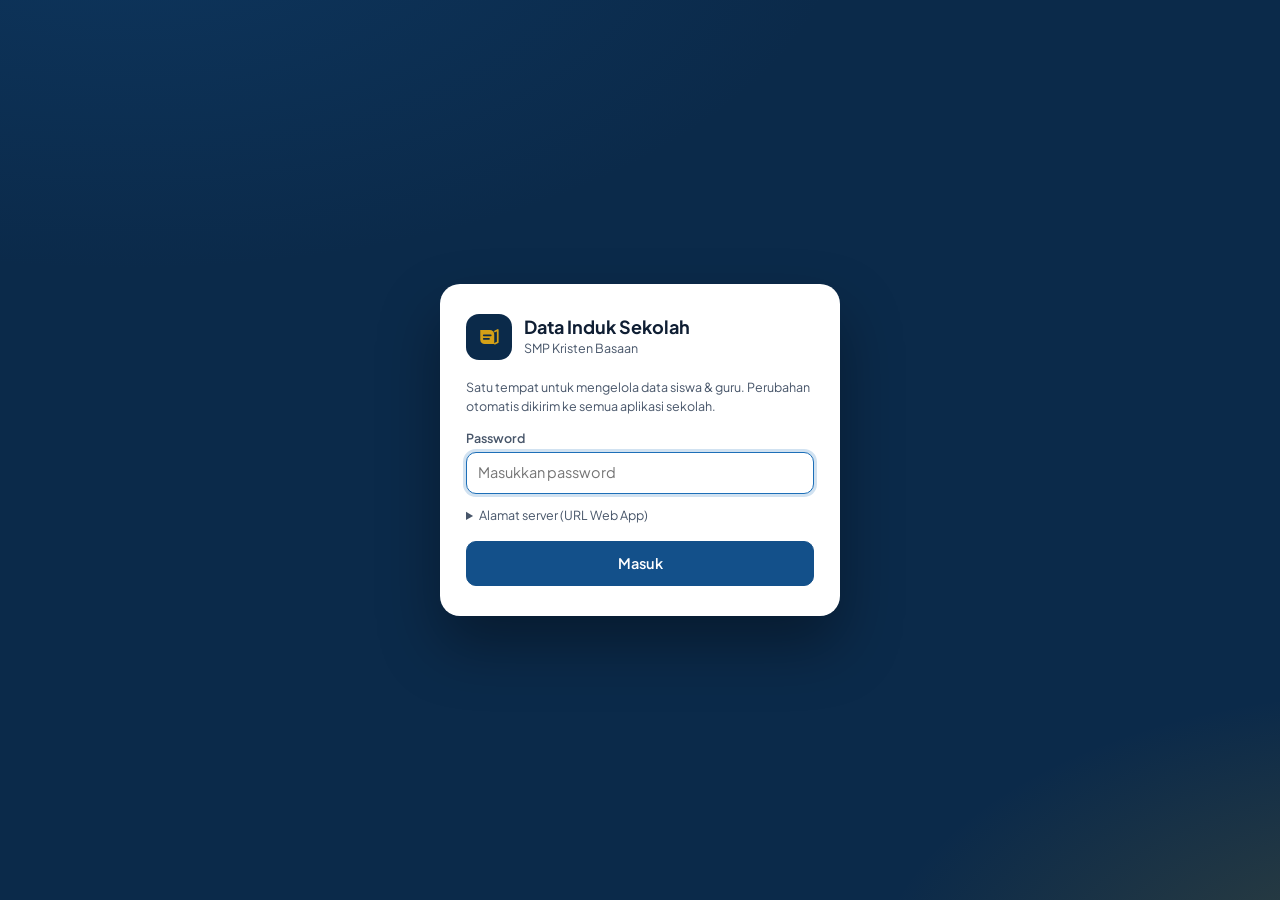
<file: 0. Data Induk/index.html>
<!DOCTYPE html>
<html lang="id">
<head>
<meta charset="UTF-8">
<meta name="viewport" content="width=device-width, initial-scale=1, viewport-fit=cover">
<meta name="theme-color" content="#0b2a4a">
<title>Data Induk Sekolah</title>
<link rel="icon" href="data:image/svg+xml,%3Csvg xmlns='http://www.w3.org/2000/svg' viewBox='0 0 64 64'%3E%3Crect width='64' height='64' rx='14' fill='%230b2a4a'/%3E%3Cpath d='M18 20h20a8 8 0 0 1 8 8v16H26a8 8 0 0 1-8-8z' fill='%23d4a017'/%3E%3Cpath d='M24 28h16M24 34h12' stroke='%230b2a4a' stroke-width='3' stroke-linecap='round'/%3E%3C/svg%3E">
<link rel="preconnect" href="https://fonts.googleapis.com">
<link rel="preconnect" href="https://fonts.gstatic.com" crossorigin>
<link href="https://fonts.googleapis.com/css2?family=Plus+Jakarta+Sans:wght@400;500;600;700;800&display=swap" rel="stylesheet">
<style>
:root{
  --bg:#f3f5f9; --panel:#ffffff; --panel2:#f8fafc; --line:#e2e8f0; --ink:#0f1e33; --ink2:#475569; --ink3:#94a3b8;
  --navy:#0b2a4a; --pri:#13508a; --pri2:#1d6fb8; --priS:#e8f1fb; --gold:#c9970f; --goldS:#fdf6e3;
  --ok:#15803d; --okS:#e8f7ee; --warn:#b45309; --warnS:#fef3e2; --bad:#b91c1c; --badS:#fdecec;
  --shadow:0 1px 2px rgba(15,30,51,.06),0 6px 20px rgba(15,30,51,.06); --r:14px;
}
@media (prefers-color-scheme:dark){
  :root:not([data-theme="light"]){
    --bg:#0b1220; --panel:#111a2b; --panel2:#0f1726; --line:#1f2b40; --ink:#e6edf7; --ink2:#a8b6cc; --ink3:#6b7a92;
    --navy:#0a1f38; --pri:#4a9be0; --pri2:#6fb2ec; --priS:#13263f; --gold:#e3b23c; --goldS:#2a2210;
    --ok:#4ade80; --okS:#10291b; --warn:#fbbf24; --warnS:#2b2110; --bad:#f87171; --badS:#2d1414; --shadow:0 1px 2px rgba(0,0,0,.4);
  }
}
:root[data-theme="dark"]{
  --bg:#0b1220; --panel:#111a2b; --panel2:#0f1726; --line:#1f2b40; --ink:#e6edf7; --ink2:#a8b6cc; --ink3:#6b7a92;
  --navy:#0a1f38; --pri:#4a9be0; --pri2:#6fb2ec; --priS:#13263f; --gold:#e3b23c; --goldS:#2a2210;
  --ok:#4ade80; --okS:#10291b; --warn:#fbbf24; --warnS:#2b2110; --bad:#f87171; --badS:#2d1414; --shadow:0 1px 2px rgba(0,0,0,.4);
}
*{box-sizing:border-box}
html,body{margin:0;padding:0}
body{font-family:'Plus Jakarta Sans',system-ui,-apple-system,Segoe UI,Roboto,sans-serif;background:var(--bg);color:var(--ink);font-size:14.5px;line-height:1.5;-webkit-font-smoothing:antialiased}
button,input,select,textarea{font:inherit;color:inherit}
a{color:var(--pri)}
.hidden{display:none!important}
.muted{color:var(--ink2)} .small{font-size:12.5px} .tiny{font-size:11.5px}
.row{display:flex;gap:10px;align-items:center;flex-wrap:wrap}
.grow{flex:1 1 auto}
.right{margin-left:auto}
@media (max-width:560px){.hide-sm{display:none}}

/* ---------- tombol & input ---------- */
.btn{display:inline-flex;align-items:center;justify-content:center;gap:7px;border:1px solid var(--line);background:var(--panel);color:var(--ink);padding:9px 14px;border-radius:10px;font-weight:600;cursor:pointer;white-space:nowrap;transition:.15s}
.btn:hover{border-color:var(--pri2)}
.btn:disabled{opacity:.55;cursor:not-allowed}
.btn.pri{background:var(--pri);border-color:var(--pri);color:#fff}
.btn.pri:hover{background:var(--pri2)}
.btn.gold{background:var(--gold);border-color:var(--gold);color:#1b1404}
.btn.bad{color:var(--bad)} .btn.bad.fill{background:var(--bad);border-color:var(--bad);color:#fff}
.btn.ghost{background:transparent;border-color:transparent}
.btn.sm{padding:6px 10px;font-size:13px;border-radius:8px}
.btn svg{width:17px;height:17px;flex:none}
.inp,select.inp,textarea.inp{width:100%;border:1px solid var(--line);background:var(--panel);border-radius:10px;padding:9px 11px;outline:none;transition:.15s}
.inp:focus{border-color:var(--pri2);box-shadow:0 0 0 3px color-mix(in srgb,var(--pri2) 20%,transparent)}
label.f{display:block;font-size:12.5px;font-weight:600;color:var(--ink2);margin:0 0 4px}
.req::after{content:" *";color:var(--bad)}
.grid{display:grid;gap:12px}
.g2{grid-template-columns:repeat(2,minmax(0,1fr))} .g3{grid-template-columns:repeat(3,minmax(0,1fr))} .g4{grid-template-columns:repeat(4,minmax(0,1fr))}
@media (max-width:720px){.g2,.g3,.g4{grid-template-columns:1fr}}
.chip{display:inline-flex;align-items:center;gap:5px;padding:2px 9px;border-radius:999px;font-size:12px;font-weight:600;background:var(--panel2);border:1px solid var(--line);color:var(--ink2)}
.chip.ok{background:var(--okS);color:var(--ok);border-color:transparent}
.chip.warn{background:var(--warnS);color:var(--warn);border-color:transparent}
.chip.bad{background:var(--badS);color:var(--bad);border-color:transparent}
.chip.pri{background:var(--priS);color:var(--pri);border-color:transparent}
.switch{position:relative;display:inline-block;width:40px;height:23px;flex:none}
.switch input{opacity:0;width:0;height:0}
.switch span{position:absolute;inset:0;background:var(--line);border-radius:999px;transition:.2s;cursor:pointer}
.switch span::before{content:"";position:absolute;width:17px;height:17px;left:3px;top:3px;background:#fff;border-radius:50%;transition:.2s;box-shadow:0 1px 2px rgba(0,0,0,.3)}
.switch input:checked+span{background:var(--ok)}
.switch input:checked+span::before{transform:translateX(17px)}

/* ---------- login ---------- */
#login{min-height:100vh;display:grid;place-items:center;padding:24px 16px;background:
  radial-gradient(1200px 600px at 10% -10%,color-mix(in srgb,var(--pri) 30%,transparent),transparent 60%),
  radial-gradient(900px 500px at 110% 110%,color-mix(in srgb,var(--gold) 22%,transparent),transparent 60%),var(--navy)}
.login-card{width:100%;max-width:400px;background:var(--panel);border-radius:20px;padding:30px 26px;box-shadow:0 30px 60px rgba(0,0,0,.35)}
.brand{display:flex;align-items:center;gap:12px}
.brand-logo{width:46px;height:46px;border-radius:13px;background:var(--navy);display:grid;place-items:center;flex:none}
.brand-logo svg{width:28px;height:28px}
.brand h1{font-size:18px;margin:0;line-height:1.2}
.brand p{margin:2px 0 0;font-size:12.5px;color:var(--ink2)}
.alert{padding:10px 12px;border-radius:10px;font-size:13px;margin-top:12px}
.alert.bad{background:var(--badS);color:var(--bad)} .alert.ok{background:var(--okS);color:var(--ok)} .alert.warn{background:var(--warnS);color:var(--warn)} .alert.info{background:var(--priS);color:var(--pri)}

/* ---------- tata letak ---------- */
#app{display:grid;grid-template-columns:248px 1fr;min-height:100vh}
.side{background:var(--navy);color:#dbe6f3;padding:18px 14px;position:sticky;top:0;height:100vh;display:flex;flex-direction:column;gap:6px}
.side .brand h1{color:#fff;font-size:15.5px} .side .brand p{color:#9fb3cc}
.side .brand-logo{background:rgba(255,255,255,.08)}
.nav{display:flex;flex-direction:column;gap:3px;margin-top:18px}
.nav button{display:flex;align-items:center;gap:11px;background:none;border:0;color:#c3d2e4;padding:10px 12px;border-radius:10px;cursor:pointer;font-weight:600;text-align:left}
.nav button svg{width:19px;height:19px;flex:none;opacity:.9}
.nav button:hover{background:rgba(255,255,255,.06);color:#fff}
.nav button.on{background:rgba(255,255,255,.12);color:#fff;box-shadow:inset 3px 0 0 var(--gold)}
.side-foot{margin-top:auto;font-size:11.5px;color:#8ea3bd;padding:10px 6px}
.main{min-width:0;display:flex;flex-direction:column}
.top{position:sticky;top:0;z-index:20;background:color-mix(in srgb,var(--bg) 88%,transparent);backdrop-filter:blur(10px);border-bottom:1px solid var(--line);padding:12px 22px;display:flex;align-items:center;gap:12px}
.top h2{margin:0;font-size:18px}
.sync-ind{display:inline-flex;align-items:center;gap:8px;font-size:12.5px;color:var(--ink2);background:var(--panel);border:1px solid var(--line);padding:5px 10px;border-radius:999px}
.dot{width:8px;height:8px;border-radius:50%;background:var(--ink3)}
.dot.ok{background:var(--ok)} .dot.run{background:var(--gold);animation:pulse 1s infinite} .dot.bad{background:var(--bad)}
@keyframes pulse{50%{opacity:.35}}
.page{padding:20px 22px 90px;max-width:1280px;width:100%}
.card{background:var(--panel);border:1px solid var(--line);border-radius:var(--r);box-shadow:var(--shadow)}
.card-h{padding:14px 16px;border-bottom:1px solid var(--line);display:flex;align-items:center;gap:10px;flex-wrap:wrap}
.card-h h3{margin:0;font-size:15px}
.card-b{padding:16px}
.bottom-nav{display:none}
@media (max-width:860px){
  #app{grid-template-columns:1fr}
  .side{display:none}
  .top{padding:10px 16px}
  .page{padding:14px 16px 96px}
  .bottom-nav{display:grid;grid-template-columns:repeat(7,1fr);position:fixed;bottom:0;left:0;right:0;z-index:30;background:var(--panel);border-top:1px solid var(--line);padding:6px 4px calc(6px + env(safe-area-inset-bottom))}
  .bottom-nav button{background:none;border:0;display:flex;flex-direction:column;align-items:center;gap:2px;font-size:9.5px;min-width:0;overflow:hidden;font-weight:600;color:var(--ink3);padding:4px 0;cursor:pointer}
  .bottom-nav button svg{width:21px;height:21px}
  .bottom-nav button.on{color:var(--pri)}
}

/* ---------- statistik ---------- */
.stats{display:grid;grid-template-columns:repeat(4,minmax(0,1fr));gap:12px}
@media (max-width:980px){.stats{grid-template-columns:repeat(2,minmax(0,1fr))}}
.stat{padding:16px;display:flex;gap:14px;align-items:center}
.stat .ic{width:44px;height:44px;border-radius:12px;display:grid;place-items:center;flex:none}
.stat .ic svg{width:23px;height:23px}
.stat b{font-size:24px;line-height:1.1;display:block}
.stat span{font-size:12.5px;color:var(--ink2)}
.bars{display:flex;flex-direction:column;gap:9px}
.bar-row{display:grid;grid-template-columns:64px 1fr 44px;gap:10px;align-items:center;font-size:13px}
.bar{height:10px;border-radius:999px;background:var(--panel2);border:1px solid var(--line);overflow:hidden;display:flex}
.bar i{display:block;height:100%}
.legend{display:flex;gap:14px;font-size:12px;color:var(--ink2)}
.legend i{display:inline-block;width:10px;height:10px;border-radius:3px;margin-right:5px;vertical-align:-1px}
.lengkap{display:grid;grid-template-columns:repeat(2,minmax(0,1fr));gap:10px 18px}
.lengkap div{font-size:13px}
.meter{height:7px;border-radius:99px;background:var(--panel2);overflow:hidden;margin-top:4px;border:1px solid var(--line)}
.meter i{display:block;height:100%;background:var(--pri)}

/* ---------- tabel / daftar ---------- */
.toolbar{display:flex;gap:8px;flex-wrap:wrap;align-items:center;padding:12px 14px;border-bottom:1px solid var(--line)}
.toolbar .inp{width:auto}
.search{position:relative;flex:1 1 220px;min-width:180px}
.search svg{position:absolute;left:10px;top:50%;transform:translateY(-50%);width:17px;height:17px;color:var(--ink3)}
.search input{padding-left:34px}
.tbl-wrap{overflow:auto}
table.tbl{width:100%;border-collapse:collapse;font-size:13.5px}
.tbl th{position:sticky;top:0;background:var(--panel2);text-align:left;font-size:12px;text-transform:uppercase;letter-spacing:.04em;color:var(--ink2);padding:10px 12px;border-bottom:1px solid var(--line);white-space:nowrap}
.tbl td{padding:9px 12px;border-bottom:1px solid var(--line);vertical-align:middle}
.tbl tr:hover td{background:color-mix(in srgb,var(--priS) 45%,transparent)}
.tbl tr.sel td{background:var(--priS)}
.who{display:flex;align-items:center;gap:10px;min-width:220px}
.who b{display:block;font-weight:700}
.av{width:38px;height:38px;border-radius:10px;object-fit:cover;background:var(--priS);color:var(--pri);display:grid;place-items:center;font-weight:800;font-size:13px;flex:none;overflow:hidden}
.av img{width:100%;height:100%;object-fit:cover}
.selbar{display:flex;gap:8px;align-items:center;flex-wrap:wrap;padding:10px 14px;background:var(--priS);border-bottom:1px solid var(--line);font-size:13px;font-weight:600}
.empty{padding:40px 16px;text-align:center;color:var(--ink2)}
.pager{display:flex;gap:8px;align-items:center;justify-content:space-between;padding:10px 14px;font-size:12.5px;color:var(--ink2)}
@media (max-width:720px){
  table.tbl.resp thead{display:none}
  table.tbl.resp tr{display:flex;flex-wrap:wrap;align-items:center;gap:6px 8px;padding:10px 12px;border-bottom:1px solid var(--line)}
  table.tbl.resp td{border:0;padding:0}
  table.tbl.resp td.c-cek{order:0}
  table.tbl.resp td.c-who{order:1;flex:1 1 60%;min-width:0}
  table.tbl.resp td.c-who .who{min-width:0}
  table.tbl.resp td.c-act{order:2;flex:none}
  table.tbl.resp td.c-x{order:3;font-size:12.5px;color:var(--ink2)}
  table.tbl.resp td.c-x1{margin-left:72px}
  table.tbl.resp td.c-hide{display:none}
  table.tbl.resp td[colspan]{flex:1 1 100%}
  .toolbar .search{flex:1 1 100%}
  .toolbar select.inp{flex:1 1 28%;min-width:0}
  .toolbar .row.right{margin-left:0;width:100%}
  .toolbar .row.right .btn{flex:1 1 auto}
}

/* ---------- modal ---------- */
.modal{position:fixed;inset:0;z-index:60;background:rgba(6,14,26,.55);display:flex;align-items:flex-start;justify-content:center;padding:28px 14px;overflow:auto}
.modal .box{background:var(--panel);border-radius:18px;width:100%;max-width:760px;box-shadow:0 30px 70px rgba(0,0,0,.35);animation:naik .18s ease-out}
.modal .box.sm{max-width:460px}
.modal .box.lg{max-width:980px}
@keyframes naik{from{transform:translateY(12px);opacity:0}}
.mh{display:flex;align-items:center;gap:10px;padding:16px 18px;border-bottom:1px solid var(--line)}
.mh h3{margin:0;font-size:16px}
.mb{padding:18px}
.mf{display:flex;gap:8px;justify-content:flex-end;padding:14px 18px;border-top:1px solid var(--line);flex-wrap:wrap}
.sec-t{font-size:12px;font-weight:800;letter-spacing:.06em;text-transform:uppercase;color:var(--gold);margin:18px 0 10px;display:flex;align-items:center;gap:8px}
.sec-t::after{content:"";flex:1;height:1px;background:var(--line)}
.sec-t:first-child{margin-top:0}
.foto-box{display:flex;gap:16px;align-items:flex-start;flex-wrap:wrap}
.foto-prev{width:120px;height:160px;border-radius:12px;background:var(--panel2);border:1px dashed var(--line);display:grid;place-items:center;overflow:hidden;color:var(--ink3);font-size:12px;text-align:center;flex:none}
.foto-prev img{width:100%;height:100%;object-fit:cover}
.cam{width:100%;max-width:360px;border-radius:12px;background:#000;aspect-ratio:3/4;object-fit:cover}
.detail-grid{display:grid;grid-template-columns:150px 1fr;gap:6px 14px;font-size:13.5px}
.detail-grid dt{color:var(--ink2)} .detail-grid dd{margin:0;font-weight:600;word-break:break-word}
@media (max-width:560px){.detail-grid{grid-template-columns:1fr}.detail-grid dd{margin-bottom:6px}}

/* ---------- sinkron ---------- */
.tg-list{display:grid;grid-template-columns:repeat(auto-fill,minmax(310px,1fr));gap:12px}
.tg{padding:14px;display:flex;flex-direction:column;gap:9px}
.tg-h{display:flex;gap:10px;align-items:flex-start}
.tg-h b{display:block;font-size:14.5px}
.tg-res{font-size:12.5px;color:var(--ink2);background:var(--panel2);border:1px solid var(--line);border-radius:10px;padding:8px 10px;min-height:38px}
.res-list{display:flex;flex-direction:column;gap:10px}
.res{border:1px solid var(--line);border-radius:12px;padding:12px}
.res ul{margin:6px 0 0;padding-left:18px;font-size:13px}
.res .contoh{font-size:12px;color:var(--ink2)}

/* ---------- NIS di tabel siswa (HP: tampil di bawah nama) ---------- */
.nis-sm{display:none}
@media (max-width:720px){.nis-sm{display:inline}}

/* ---------- panel progres sinkron ---------- */
.sync-ind{cursor:pointer}
.pg{position:fixed;right:16px;top:64px;z-index:85;width:min(370px,calc(100vw - 32px));background:var(--panel);border:1px solid var(--line);border-radius:14px;box-shadow:0 18px 50px rgba(6,14,26,.28);overflow:hidden;animation:naik .2s ease-out}
@media (max-width:860px){.pg{top:58px;left:12px;right:12px;width:auto}}
.pg-h{display:flex;align-items:center;gap:8px;padding:12px 12px 4px 14px}
.pg-h b{font-size:14px}
.pg-h .pct{margin-left:auto;font-weight:800;font-size:15px;color:var(--pri);font-variant-numeric:tabular-nums}
.pg.ok .pg-h .pct{color:var(--ok)} .pg.bad .pg-h .pct{color:var(--bad)}
.pg-bar{height:9px;margin:6px 14px 6px;background:var(--panel2);border:1px solid var(--line);border-radius:99px;overflow:hidden}
.pg-bar i{display:block;height:100%;width:0;background:linear-gradient(90deg,var(--pri),var(--pri2));transition:width .3s linear}
.pg.ok .pg-bar i{background:var(--ok)} .pg.bad .pg-bar i{background:var(--bad)}
.pg-sub{padding:0 14px 10px;font-size:12px;color:var(--ink2)}
.pg-list{list-style:none;margin:0;padding:6px 8px 10px;max-height:min(260px,45vh);overflow:auto;border-top:1px solid var(--line)}
.pg-list li{display:flex;gap:8px;align-items:flex-start;padding:5px 6px;font-size:12.5px;border-radius:8px}
.pg-list li.jalan{background:var(--priS);font-weight:600}
.pg-list li.antre{color:var(--ink3)}
.pg-list .st{width:16px;flex:none;text-align:center;line-height:1.3}
.pg-list small{display:block;color:var(--ink2);font-size:11.5px;font-weight:500}
.pg.kecil .pg-list{display:none}

/* ---------- laporan & cetak ---------- */
.lap{display:grid;grid-template-columns:minmax(300px,390px) minmax(0,1fr);gap:14px;align-items:start}
.lap-opsi{display:flex;flex-direction:column;gap:12px;min-width:0}
.lap-opsi .card-b{display:flex;flex-direction:column;gap:10px}
.lap-hasil{position:sticky;top:66px;overflow:hidden}
#lapFrame{display:block;width:100%;height:calc(100vh - 150px);min-height:460px;border:0;background:#d9dde3}
.jenis{display:grid;grid-template-columns:1fr 1fr;gap:8px}
.jenis label{position:relative;border:1px solid var(--line);border-radius:12px;padding:10px;cursor:pointer;display:flex;flex-direction:column;gap:3px;font-size:12px;color:var(--ink2);transition:.15s}
.jenis label b{font-size:13.5px;color:var(--ink);display:flex;align-items:center;gap:7px}
.jenis label b svg{width:17px;height:17px;color:var(--pri)}
.jenis input{position:absolute;opacity:0;pointer-events:none}
.jenis label.on{border-color:var(--pri);background:var(--priS);box-shadow:inset 0 0 0 1px var(--pri)}
.pilih{display:flex;flex-wrap:wrap;gap:6px}
.pilih label{display:inline-flex;align-items:center;padding:4px 10px;border-radius:999px;border:1px solid var(--line);background:var(--panel);font-size:12.5px;font-weight:600;cursor:pointer;user-select:none}
.pilih input{display:none}
.pilih label.on{background:var(--pri);border-color:var(--pri);color:#fff}
.cekgrid{display:grid;grid-template-columns:1fr 1fr;gap:4px 10px}
.cekgrid label{display:flex;align-items:center;gap:7px;font-size:13px;cursor:pointer}
.only-sm{display:none}
@media (max-width:980px){
  .lap{grid-template-columns:1fr}
  .lap-hasil{position:static}
  #lapFrame{height:72vh;min-height:380px}
  .only-sm{display:flex}
}

/* ---------- toast & loading ---------- */
#toasts{position:fixed;right:16px;bottom:16px;z-index:90;display:flex;flex-direction:column;gap:8px;max-width:min(380px,calc(100vw - 32px))}
@media (max-width:860px){#toasts{bottom:84px}}
.toast{background:var(--ink);color:var(--panel);padding:11px 14px;border-radius:12px;font-size:13.5px;box-shadow:0 10px 30px rgba(0,0,0,.25);animation:naik .2s}
.toast.bad{background:var(--bad);color:#fff} .toast.ok{background:var(--ok);color:#fff}
#loading{position:fixed;inset:0;z-index:95;background:rgba(6,14,26,.45);display:grid;place-items:center}
.spin{width:38px;height:38px;border-radius:50%;border:4px solid rgba(255,255,255,.35);border-top-color:#fff;animation:putar .8s linear infinite}
.spin.sm{width:16px;height:16px;border-width:2px;border-color:var(--line);border-top-color:var(--pri)}
@keyframes putar{to{transform:rotate(360deg)}}
.load-box{display:flex;flex-direction:column;align-items:center;gap:12px;color:#fff;font-weight:600}

/* ---------- cetak biodata ---------- */
#cetak{display:none}
@media print{
  body *{visibility:hidden}
  #cetak,#cetak *{visibility:visible}
  #cetak{display:block;position:absolute;left:0;top:0;width:100%;color:#000;font-family:Arial,sans-serif}
  .bio{padding:10mm 14mm}
  .bio-k{display:flex;align-items:center;gap:14px;border-bottom:3px double #000;padding-bottom:8px;margin-bottom:12px}
  .bio-k h1{font-size:17pt;margin:0} .bio-k p{margin:0;font-size:10pt}
  .bio h2{text-align:center;font-size:13pt;margin:6px 0 14px;text-decoration:underline}
  .bio table{width:100%;border-collapse:collapse;font-size:11pt}
  .bio td{padding:4px 6px;vertical-align:top}
  .bio .ft{width:3cm;height:4cm;object-fit:cover;border:1px solid #000}
}
</style>
</head>
<body>

<!-- ================= LOGIN ================= -->
<section id="login" class="hidden">
  <div class="login-card">
    <div class="brand">
      <div class="brand-logo" aria-hidden="true"><svg viewBox="0 0 32 32"><path d="M6 8h11a5 5 0 0 1 5 5v11H11a5 5 0 0 1-5-5z" fill="#d4a017"/><path d="M10 14h8M10 18h6" stroke="#0b2a4a" stroke-width="2" stroke-linecap="round"/><path d="M22 10l4-2v14l-4 2" fill="none" stroke="#d4a017" stroke-width="2" stroke-linejoin="round"/></svg></div>
      <div><h1>Data Induk Sekolah</h1><p id="loginSekolah">SMP Kristen Basaan</p></div>
    </div>
    <p class="muted small" style="margin:18px 0 14px">Satu tempat untuk mengelola data siswa &amp; guru. Perubahan otomatis dikirim ke semua aplikasi sekolah.</p>
    <form id="formLogin" autocomplete="on">
      <label class="f" for="pw">Password</label>
      <input class="inp" id="pw" type="password" autocomplete="current-password" placeholder="Masukkan password" required>
      <details style="margin-top:12px" id="detServer">
        <summary class="small muted" style="cursor:pointer">Alamat server (URL Web App)</summary>
        <input class="inp" id="srvUrl" style="margin-top:8px" placeholder="https://script.google.com/macros/s/.../exec">
        <p class="tiny muted" style="margin:6px 0 0">Diisi sekali saja. URL didapat dari Apps Script: Terapkan → Kelola deployment.</p>
      </details>
      <button class="btn pri" style="width:100%;margin-top:16px;padding:11px" id="btnLogin" type="submit">Masuk</button>
      <div id="loginMsg"></div>
    </form>
  </div>
</section>

<!-- ================= APLIKASI ================= -->
<div id="app" class="hidden">
  <aside class="side">
    <div class="brand">
      <div class="brand-logo" aria-hidden="true"><svg viewBox="0 0 32 32"><path d="M6 8h11a5 5 0 0 1 5 5v11H11a5 5 0 0 1-5-5z" fill="#d4a017"/><path d="M10 14h8M10 18h6" stroke="#0b2a4a" stroke-width="2" stroke-linecap="round"/><path d="M22 10l4-2v14l-4 2" fill="none" stroke="#d4a017" stroke-width="2" stroke-linejoin="round"/></svg></div>
      <div><h1>Data Induk</h1><p id="sideSekolah">SMP Kristen Basaan</p></div>
    </div>
    <nav class="nav" id="nav"></nav>
    <div class="side-foot"><span id="sideTahun"></span><br><a href="../Index.html" style="color:#c9d7e8">← Semua aplikasi</a></div>
  </aside>
  <main class="main">
    <header class="top">
      <h2 id="judul">Beranda</h2>
      <span class="sync-ind right" id="syncInd" title="Status sinkronisasi"><span class="dot" id="syncDot"></span><span id="syncTxt">Siap</span></span>
      <button class="btn sm" id="btnMuat" title="Muat ulang data dari server"><svg viewBox="0 0 24 24" fill="none" stroke="currentColor" stroke-width="2"><path d="M21 12a9 9 0 1 1-3-6.7L21 8"/><path d="M21 3v5h-5"/></svg><span class="hide-sm">Muat ulang</span></button>
    </header>
    <div class="page" id="page"></div>
  </main>
  <nav class="bottom-nav" id="bnav"></nav>
</div>

<div id="modalRoot"></div>
<div id="toasts"></div>
<div id="loading" class="hidden"><div class="load-box"><div class="spin"></div><div id="loadTxt">Memuat…</div></div></div>
<div id="cetak"></div>

<script>
(function () {
'use strict';

/* =====================================================================
   KONFIGURASI — tempel URL Web App Data Induk di sini (atau isi di layar login)
   ===================================================================== */
const DATA_INDUK_URL = 'https://script.google.com/macros/s/AKfycbw5OyCdVKuZvcABAaWWwzDQKWeN-kHJ4f0nIugc8HxNvtVBzZh9BpjzLQHwcuIa_aFY/exec';

/* ---------------------------------------------------------------- util */
const $ = (s, el) => (el || document).querySelector(s);
const $$ = (s, el) => Array.from((el || document).querySelectorAll(s));
const esc = v => String(v == null ? '' : v).replace(/[&<>"']/g, c => ({ '&': '&amp;', '<': '&lt;', '>': '&gt;', '"': '&quot;', "'": '&#39;' }[c]));
const norm = v => String(v == null ? '' : v).toLowerCase().replace(/[^a-z0-9]/g, '');
const ls = {
  get(k, d) { try { const v = localStorage.getItem(k); return v === null ? d : v; } catch (e) { return d; } },
  set(k, v) { try { localStorage.setItem(k, v); } catch (e) { /* abaikan */ } },
  del(k) { try { localStorage.removeItem(k); } catch (e) { /* abaikan */ } }
};
const inisial = n => String(n || '?').trim().split(/\s+/).slice(0, 2).map(w => w[0] || '').join('').toUpperCase();
const BLN = ['Januari', 'Februari', 'Maret', 'April', 'Mei', 'Juni', 'Juli', 'Agustus', 'September', 'Oktober', 'November', 'Desember'];
const tglIndo = s => { const m = /^(\d{4})-(\d{2})-(\d{2})/.exec(s || ''); return m ? (+m[3]) + ' ' + BLN[+m[2] - 1] + ' ' + m[1] : (s || ''); };
const urutKelas = (a, b) => {
  const p = k => { const m = /^(\d+|[IVX]+)\s*[-\s]?\s*(.*)$/i.exec(String(k || '')); if (!m) return [99, String(k)]; const r = { I: 1, V: 5, X: 10 }; let t = +m[1]; if (isNaN(t)) { t = 0; const u = m[1].toUpperCase(); for (let i = 0; i < u.length; i++) { const x = r[u[i]], y = r[u[i + 1]]; t += y > x ? -x : x; } } return [t, m[2]]; };
  const x = p(a), y = p(b); return (x[0] - y[0]) || String(x[1]).localeCompare(String(y[1]));
};
const ICON = {
  home: '<path d="M3 11l9-7 9 7"/><path d="M5 10v10h14V10"/><path d="M10 20v-6h4v6"/>',
  siswa: '<circle cx="12" cy="8" r="4"/><path d="M4 21c1.5-4 4.5-6 8-6s6.5 2 8 6"/>',
  guru: '<path d="M2 9l10-5 10 5-10 5z"/><path d="M6 11v5c3 2.5 9 2.5 12 0v-5"/><path d="M22 9v6"/>',
  kelas: '<rect x="3" y="4" width="18" height="13" rx="2"/><path d="M8 21h8M12 17v4"/>',
  sinkron: '<path d="M21 12a9 9 0 0 1-15.5 6.2L3 16"/><path d="M3 12A9 9 0 0 1 18.5 5.8L21 8"/><path d="M21 3v5h-5M3 21v-5h5"/>',
  atur: '<circle cx="12" cy="12" r="3"/><path d="M19.4 15a1.7 1.7 0 0 0 .3 1.8l.1.1a2 2 0 1 1-2.8 2.8l-.1-.1a1.7 1.7 0 0 0-1.8-.3 1.7 1.7 0 0 0-1 1.5V21a2 2 0 1 1-4 0v-.1a1.7 1.7 0 0 0-1.1-1.5 1.7 1.7 0 0 0-1.8.3l-.1.1a2 2 0 1 1-2.8-2.8l.1-.1a1.7 1.7 0 0 0 .3-1.8 1.7 1.7 0 0 0-1.5-1H3a2 2 0 1 1 0-4h.1a1.7 1.7 0 0 0 1.5-1.1 1.7 1.7 0 0 0-.3-1.8l-.1-.1a2 2 0 1 1 2.8-2.8l.1.1a1.7 1.7 0 0 0 1.8.3H9a1.7 1.7 0 0 0 1-1.5V3a2 2 0 1 1 4 0v.1a1.7 1.7 0 0 0 1 1.5 1.7 1.7 0 0 0 1.8-.3l.1-.1a2 2 0 1 1 2.8 2.8l-.1.1a1.7 1.7 0 0 0-.3 1.8V9a1.7 1.7 0 0 0 1.5 1H21a2 2 0 1 1 0 4h-.1a1.7 1.7 0 0 0-1.5 1z"/>',
  plus: '<path d="M12 5v14M5 12h14"/>', cari: '<circle cx="11" cy="11" r="7"/><path d="M21 21l-4.3-4.3"/>',
  unduh: '<path d="M12 3v12M7 10l5 5 5-5"/><path d="M5 21h14"/>', unggah: '<path d="M12 21V9M7 14l5-5 5 5"/><path d="M5 3h14"/>',
  edit: '<path d="M4 20h4L19 9l-4-4L4 16z"/>', hapus: '<path d="M4 7h16M10 11v6M14 11v6M6 7l1 13h10l1-13M9 7V4h6v3"/>',
  kamera: '<path d="M4 8h3l2-3h6l2 3h3v11H4z"/><circle cx="12" cy="13" r="3.5"/>', mata: '<path d="M2 12s3.5-7 10-7 10 7 10 7-3.5 7-10 7S2 12 2 12z"/><circle cx="12" cy="12" r="3"/>',
  cetak: '<path d="M6 9V3h12v6"/><rect x="3" y="9" width="18" height="8" rx="2"/><path d="M6 14h12v7H6z"/>', x: '<path d="M6 6l12 12M18 6L6 18"/>',
  cek: '<path d="M5 12l5 5L20 7"/>', naik: '<path d="M12 19V5M5 12l7-7 7 7"/>', lp: '<circle cx="9" cy="8" r="3"/><circle cx="17" cy="9" r="2.5"/><path d="M3 20c.8-3.3 3.2-5 6-5s5.2 1.7 6 5M14.5 15.3c2.8-.6 5.6.9 6.5 4.7"/>'
};
const ic = (n, extra) => '<svg viewBox="0 0 24 24" fill="none" stroke="currentColor" stroke-width="2" stroke-linecap="round" stroke-linejoin="round"' + (extra || '') + '>' + (ICON[n] || '') + '</svg>';

/* ---------------------------------------------------------------- state */
const S = {
  url: ls.get('di_url', DATA_INDUK_URL.indexOf('PASTE_') === 0 ? '' : DATA_INDUK_URL),
  token: ls.get('di_token', ''),
  page: ls.get('di_page', 'beranda'),
  siswa: [], guru: [], kelas: [], target: [], pengaturan: {}, github: {}, otomatis: false,
  f: { q: '', kelas: '', status: 'Aktif', jk: '' }, fg: { q: '', status: 'Aktif' },
  sel: new Set(), selG: new Set(), hal: 1, halG: 1,
  sync: { jalan: false, antre: false, hasil: {} }, fotoCache: {}
};
const PER_HAL = 50;

/* ---------------------------------------------------------------- UI dasar */
function toast(m, jenis, lama) {
  const el = document.createElement('div');
  el.className = 'toast ' + (jenis || '');
  el.textContent = m;
  $('#toasts').appendChild(el);
  setTimeout(() => { el.style.opacity = '0'; el.style.transition = '.3s'; setTimeout(() => el.remove(), 320); }, lama || 3200);
}
function loading(on, txt) { $('#loading').classList.toggle('hidden', !on); if (txt) $('#loadTxt').textContent = txt; }
function modal(html, cls) {
  const wrap = document.createElement('div');
  wrap.className = 'modal';
  wrap.innerHTML = '<div class="box ' + (cls || '') + '" role="dialog" aria-modal="true">' + html + '</div>';
  wrap.addEventListener('mousedown', e => { if (e.target === wrap && !wrap.dataset.kunci) tutup(); });
  const tutup = () => { wrap.dispatchEvent(new Event('tutup')); wrap.remove(); };
  wrap.tutup = tutup;
  $$('[data-tutup]', wrap).forEach(b => b.addEventListener('click', tutup));
  $('#modalRoot').appendChild(wrap);
  const f = $('input:not([type=hidden]):not([type=checkbox]),select,textarea', wrap);
  if (f && window.innerWidth > 860) setTimeout(() => f.focus(), 60);
  return wrap;
}
function konfirmasi(judul, isi, okTxt, bahaya) {
  return new Promise(res => {
    const m = modal('<div class="mh"><h3>' + esc(judul) + '</h3></div><div class="mb">' + isi + '</div><div class="mf"><button class="btn" data-tutup>Batal</button><button class="btn ' + (bahaya ? 'bad fill' : 'pri') + '" id="kOk">' + esc(okTxt || 'Ya, lanjutkan') + '</button></div>', 'sm');
    let jawab = false;
    $('#kOk', m).onclick = () => { jawab = true; m.tutup(); };
    m.addEventListener('tutup', () => res(jawab));
  });
}

/* ---------------------------------------------------------------- API */
async function api(aksi, data, opsi) {
  if (!S.url) throw new Error('Alamat server belum diisi.');
  const body = Object.assign({ aksi: aksi, token: S.token }, data || {});
  let res;
  try {
    res = await fetch(S.url, { method: 'POST', headers: { 'Content-Type': 'text/plain;charset=utf-8' }, body: JSON.stringify(body), redirect: 'follow' });
  } catch (e) { throw new Error('Tidak bisa terhubung ke server. Periksa internet.'); }
  let j;
  try { j = await res.json(); } catch (e) { throw new Error('Jawaban server tidak valid. Pastikan URL Web App benar dan aksesnya "Siapa saja".'); }
  if (!j.ok) {
    if (j.kode === 'AUTH' && !(opsi && opsi.tanpaKeluar)) { keluar(j.pesan); }
    throw new Error(j.pesan || 'Terjadi kesalahan.');
  }
  return j;
}

/* ---------------------------------------------------------------- LOGIN */
function tampilLogin(pesan) {
  $('#app').classList.add('hidden');
  $('#login').classList.remove('hidden');
  $('#srvUrl').value = S.url;
  if (!S.url) $('#detServer').open = true;
  $('#loginMsg').innerHTML = pesan ? '<div class="alert bad">' + esc(pesan) + '</div>' : '';
  setTimeout(() => $('#pw').focus(), 50);
}
function keluar(pesan) {
  S.token = ''; ls.del('di_token');
  $$('.modal').forEach(m => m.remove());
  tampilLogin(pesan);
}
$('#formLogin').addEventListener('submit', async e => {
  e.preventDefault();
  const url = $('#srvUrl').value.trim();
  if (!/^https:\/\/script\.google(usercontent)?\.com\//.test(url)) { $('#loginMsg').innerHTML = '<div class="alert bad">Isi alamat server (URL Web App yang berakhiran /exec).</div>'; $('#detServer').open = true; return; }
  S.url = url; ls.set('di_url', url);
  const b = $('#btnLogin'); b.disabled = true; b.textContent = 'Memeriksa…';
  try {
    const j = await api('masuk', { password: $('#pw').value, perangkat: navigator.userAgent });
    S.token = j.token; ls.set('di_token', j.token);
    $('#pw').value = '';
    await mulai();
  } catch (x) { $('#loginMsg').innerHTML = '<div class="alert bad">' + esc(x.message) + '</div>'; }
  b.disabled = false; b.textContent = 'Masuk';
});

/* ---------------------------------------------------------------- NAVIGASI */
const PAGES = [
  ['beranda', 'Beranda', 'home'], ['siswa', 'Siswa', 'siswa'], ['guru', 'Guru', 'guru'],
  ['kelas', 'Kelas', 'kelas'], ['laporan', 'Laporan & Cetak', 'cetak', 'Laporan'], ['sinkron', 'Sinkronisasi', 'sinkron', 'Sinkron'], ['pengaturan', 'Pengaturan', 'atur', 'Atur']
];
function bangunNav() {
  $('#nav').innerHTML = PAGES.map(p => '<button data-p="' + p[0] + '">' + ic(p[2]) + '<span>' + p[1] + '</span></button>').join('');
  $('#bnav').innerHTML = PAGES.map(p => '<button data-p="' + p[0] + '">' + ic(p[2]) + '<span>' + (p[3] || p[1]) + '</span></button>').join('');
  $$('#nav button,#bnav button').forEach(b => b.addEventListener('click', () => buka(b.dataset.p)));
}
function buka(p) {
  if (!PAGES.some(x => x[0] === p)) p = 'beranda';
  S.page = p; ls.set('di_page', p);
  $$('#nav button,#bnav button').forEach(b => b.classList.toggle('on', b.dataset.p === p));
  $('#judul').textContent = PAGES.find(x => x[0] === p)[1];
  render();
  window.scrollTo(0, 0);
}
function render() {
  const fn = { beranda: pBeranda, siswa: pSiswa, guru: pGuru, kelas: pKelas, laporan: pLaporan, sinkron: pSinkron, pengaturan: pPengaturan }[S.page];
  fn();
}

/* ---------------------------------------------------------------- MUAT DATA */
async function muat(diam) {
  if (!diam) loading(true, 'Memuat data…');
  try {
    const j = await api('data');
    S.siswa = j.siswa || []; S.guru = j.guru || []; S.kelas = j.kelas || [];
    S.target = j.target || []; S.pengaturan = j.pengaturan || {}; S.github = j.github || {}; S.otomatis = !!j.otomatis;
    const nm = S.pengaturan.NAMA_SEKOLAH || 'Sekolah';
    $('#sideSekolah').textContent = nm; $('#loginSekolah').textContent = nm;
    $('#sideTahun').textContent = 'TP ' + (S.pengaturan.TAHUN_PELAJARAN || '') + ' · ' + (S.pengaturan.SEMESTER || '');
    ls.set('di_sekolah', nm);
    render();
  } finally { if (!diam) loading(false); }
}
async function mulai() {
  $('#login').classList.add('hidden');
  $('#app').classList.remove('hidden');
  bangunNav();
  buka(S.page);
  try { await muat(); } catch (x) { if (S.token) toast(x.message, 'bad', 5000); }
}
$('#btnMuat').addEventListener('click', () => muat().then(() => toast('Data dimuat ulang.')).catch(x => toast(x.message, 'bad')));

/* ---------------------------------------------------------------- SINKRON LATAR */
let timerSinkron = null;
function setInd(st, txt) { $('#syncDot').className = 'dot ' + (st || ''); $('#syncTxt').textContent = txt; }
function jadwalSinkron() {
  if (String(S.pengaturan.SINKRON_OTOMATIS || 'YA').toUpperCase() !== 'YA') { setInd('', 'Perlu sinkron'); return; }
  clearTimeout(timerSinkron);
  setInd('run', 'Menunggu…');
  timerSinkron = setTimeout(sinkronLatar, 1500);
}
/* ---------------------------------------------------------------- PANEL PROGRES
   Menampilkan persentase, aplikasi yang sedang diproses, dan hasil tiap aplikasi.
   Satu langkah = satu aplikasi (satu panggilan ke server). Selama langkah berjalan,
   bilah maju perlahan berdasarkan lama sinkron aplikasi itu sebelumnya. */
const PG = { el: null, d: null, t: null, tutupT: null };
function pgBuka(judul, langkah, estimasi) {
  clearInterval(PG.t); clearTimeout(PG.tutupT);
  PG.d = { judul: judul, list: langkah.map(x => ({ kode: x.kode, nama: x.nama, st: 'antre', ket: '' })), i: -1, mulai: Date.now(), mulaiLangkah: 0, selesai: false, teks: '', est: estimasi || 0 };
  if (!PG.el) {
    PG.el = document.createElement('div');
    PG.el.className = 'pg'; PG.el.setAttribute('role', 'status'); PG.el.setAttribute('aria-live', 'polite');
    document.body.appendChild(PG.el);
    PG.el.addEventListener('click', e => {
      const b = e.target.closest('[data-pg]'); if (!b) return;
      if (b.dataset.pg === 'tutup') { PG.el.classList.add('hidden'); clearTimeout(PG.tutupT); }
      if (b.dataset.pg === 'kecil') { PG.el.classList.toggle('kecil'); pgGambar(); }
    });
    PG.el.addEventListener('mouseenter', () => clearTimeout(PG.tutupT));
  }
  PG.el.classList.remove('hidden', 'ok', 'bad');
  PG.t = setInterval(pgGambar, 300);
  pgGambar();
}
function pgLangkah(i) { const d = PG.d; if (!d) return; d.i = i; d.list[i].st = 'jalan'; d.mulaiLangkah = Date.now(); pgGambar(); }
function pgHasil(i, h) {
  const d = PG.d; if (!d) return;
  const it = d.list[i];
  it.st = h.ok ? 'ok' : 'gagal';
  if (h.ok) {
    const t = { tambah: 0, ubah: 0, hapus: 0 };
    (h.rincian || []).forEach(r => { t.tambah += r.tambah || 0; t.ubah += r.ubah || 0; t.hapus += r.hapus || 0; });
    it.ket = (h.simulasi ? 'akan: ' : '') + 'tambah ' + t.tambah + ' · ubah ' + t.ubah + ' · hapus ' + t.hapus + ' · ' + ((h.durasi || 0) / 1000).toFixed(1) + ' dtk';
  } else it.ket = h.pesan || 'Gagal';
  pgGambar();
}
function pgSelesai(teks) {
  const d = PG.d; if (!d) return;
  d.selesai = true; d.teks = teks;
  clearInterval(PG.t);
  pgGambar();
  const gagal = d.list.some(x => x.st === 'gagal');
  PG.el.classList.add(gagal ? 'bad' : 'ok');
  if (!gagal) PG.tutupT = setTimeout(() => PG.el.classList.add('hidden'), 6000);
}
function pgPersen() {
  const d = PG.d; if (!d) return 0;
  if (d.selesai) return 100;
  const n = d.list.length;
  const beres = d.list.filter(x => x.st === 'ok' || x.st === 'gagal').length;
  let fr = 0;
  const cur = d.list[d.i];
  if (cur && cur.st === 'jalan') {
    const lalu = S.sync.hasil[cur.kode];
    const est = d.est || (lalu && lalu.durasi) || 9000;
    fr = Math.min(0.94, 1 - Math.exp(-(Date.now() - d.mulaiLangkah) / est * 1.6));
  }
  return Math.min(99, Math.floor((beres + fr) / n * 100));
}
function pgGambar() {
  const d = PG.d; if (!d || !PG.el) return;
  const pct = pgPersen();
  const dtk = Math.round((Date.now() - d.mulai) / 1000);
  const cur = d.list[d.i];
  const ikon = { antre: '○', jalan: '<span class="spin sm" style="display:inline-block"></span>', ok: '✅', gagal: '❌' };
  if (PG.el.dataset.judul !== d.judul + d.mulai) {          // kerangka dibuat sekali per proses (tombol tidak ikut digambar ulang)
    PG.el.dataset.judul = d.judul + d.mulai;
    PG.el.innerHTML =
      '<div class="pg-h"><b>' + esc(d.judul) + '</b><span class="pct"></span>' +
        '<button class="btn sm ghost" data-pg="kecil" title="Tampilkan / sembunyikan rincian" style="padding:4px 8px">☰</button>' +
        '<button class="btn sm ghost" data-pg="tutup" title="Tutup (proses tetap berjalan; buka lagi lewat indikator di kanan atas)" style="padding:4px 6px">' + ic('x') + '</button></div>' +
      '<div class="pg-bar" role="progressbar" aria-valuemin="0" aria-valuemax="100"><i></i></div><div class="pg-sub"></div><ul class="pg-list"></ul>';
  }
  $('.pct', PG.el).textContent = pct + '%';
  $('.pg-bar', PG.el).setAttribute('aria-valuenow', pct);
  $('.pg-bar i', PG.el).style.width = pct + '%';
  $('.pg-sub', PG.el).textContent = (d.selesai ? d.teks : (cur ? (d.i + 1) + ' dari ' + d.list.length + ' · ' + cur.nama : 'Menyiapkan…')) + ' · ' + dtk + ' dtk';
  const daftar = d.list.map(x => '<li class="' + x.st + '"><span class="st">' + ikon[x.st] + '</span><span>' + esc(x.nama) + (x.ket ? '<small>' + esc(x.ket) + '</small>' : '') + '</span></li>').join('');
  const ul = $('.pg-list', PG.el);
  if (ul.dataset.isi !== daftar) { ul.dataset.isi = daftar; ul.innerHTML = daftar; }
  if (!d.selesai) setInd('run', (/^Pratinjau/.test(d.judul) ? 'Pratinjau ' : 'Sinkron ') + pct + '%' + (cur ? ' · ' + cur.nama.split(' (')[0] : ''));
}
$('#syncInd').addEventListener('click', () => { if (PG.el && PG.d) { PG.el.classList.remove('hidden'); clearTimeout(PG.tutupT); } });

async function sinkronLatar() {
  if (S.sync.jalan) { S.sync.antre = true; return; }
  const aktif = S.target.filter(t => t.aktif);
  if (!aktif.length) { setInd('', 'Tidak ada aplikasi aktif'); return; }
  S.sync.jalan = true;
  let gagal = 0;
  pgBuka('Sinkronisasi otomatis', aktif.map(t => ({ kode: t.kode, nama: t.aplikasi })));
  for (let i = 0; i < aktif.length; i++) {
    pgLangkah(i);
    try {
      const j = await api('sinkron', { kode: aktif[i].kode, akhir: i === aktif.length - 1 });
      const h = j.hasil[0]; S.sync.hasil[h.kode] = h; if (!h.ok) gagal++;
    } catch (x) { gagal++; S.sync.hasil[aktif[i].kode] = { kode: aktif[i].kode, aplikasi: aktif[i].aplikasi, ok: false, pesan: x.message, rincian: [], peringatan: [] }; }
    pgHasil(i, S.sync.hasil[aktif[i].kode]);
  }
  S.sync.jalan = false;
  pgSelesai(gagal ? gagal + ' dari ' + aktif.length + ' aplikasi gagal' : 'Selesai — ' + aktif.length + ' aplikasi tersinkron');
  setInd(gagal ? 'bad' : 'ok', gagal ? gagal + ' aplikasi gagal sinkron' : 'Tersinkron ' + new Date().toLocaleTimeString('id-ID', { hour: '2-digit', minute: '2-digit' }));
  if (gagal) toast(gagal + ' aplikasi gagal disinkronkan. Lihat menu Sinkronisasi.', 'bad', 5000);
  try { const j = await api('data'); S.target = j.target || S.target; if (S.page === 'sinkron' || S.page === 'beranda') render(); } catch (x) { /* abaikan */ }
  if (S.sync.antre) { S.sync.antre = false; sinkronLatar(); }
}
window.addEventListener('beforeunload', e => { if (S.sync.jalan) { e.preventDefault(); e.returnValue = ''; } });

/* ---------------------------------------------------------------- FOTO */
function fotoHtml(o, cls) {
  if (o.fotoUrl) return '<span class="av ' + (cls || '') + '"><img loading="lazy" alt="" src="' + esc(S.fotoCache[o.fotoId] || o.fotoUrl) + '" data-fid="' + esc(o.fotoId) + '" onerror="window.__fotoGagal(this)"></span>';
  return '<span class="av ' + (cls || '') + '">' + esc(inisial(o.nama)) + '</span>';
}
window.__fotoGagal = async function (img) {
  const id = img.dataset.fid;
  if (!id || img.dataset.coba) { img.replaceWith(document.createTextNode('?')); return; }
  img.dataset.coba = '1';
  try { const j = await api('foto', { id: id }); S.fotoCache[id] = j.dataUrl; img.src = j.dataUrl; } catch (x) { img.replaceWith(document.createTextNode('?')); }
};
function prosesGambar(sumber, w, h) {
  // potong tengah rasio 3:4 lalu kecilkan
  const c = document.createElement('canvas');
  w = w || 450; h = h || 600;
  c.width = w; c.height = h;
  const sw = sumber.videoWidth || sumber.naturalWidth || sumber.width, sh = sumber.videoHeight || sumber.naturalHeight || sumber.height;
  const r = w / h;
  let cw = sw, ch = sw / r;
  if (ch > sh) { ch = sh; cw = sh * r; }
  const x = (sw - cw) / 2, y = (sh - ch) / 2;
  const ctx = c.getContext('2d');
  ctx.fillStyle = '#fff'; ctx.fillRect(0, 0, w, h);
  ctx.drawImage(sumber, x, y, cw, ch, 0, 0, w, h);
  return c.toDataURL('image/jpeg', 0.86);
}
function bacaFile(file) {
  return new Promise((res, rej) => {
    const fr = new FileReader();
    fr.onload = () => { const img = new Image(); img.onload = () => res(prosesGambar(img)); img.onerror = () => rej(new Error('File bukan gambar.')); img.src = fr.result; };
    fr.onerror = () => rej(new Error('File tidak bisa dibaca.'));
    fr.readAsDataURL(file);
  });
}
function bukaKamera() {
  return new Promise(res => {
    let stream = null, depan = false;
    const m = modal('<div class="mh"><h3>Ambil Foto</h3><button class="btn sm ghost right" data-tutup>' + ic('x') + '</button></div>' +
      '<div class="mb" style="text-align:center"><video class="cam" id="camV" autoplay playsinline muted></video><p class="small muted" id="camMsg">Posisikan wajah di tengah, latar polos lebih baik.</p></div>' +
      '<div class="mf"><button class="btn" id="camBalik">Ganti kamera</button><button class="btn pri" id="camJepret">' + ic('kamera') + 'Jepret</button></div>');
    m.dataset.kunci = '1';
    let hasil = null;
    const v = $('#camV', m);
    const nyala = async () => {
      if (stream) stream.getTracks().forEach(t => t.stop());
      try {
        stream = await navigator.mediaDevices.getUserMedia({ video: { facingMode: depan ? 'user' : 'environment', width: { ideal: 1280 } }, audio: false });
        v.srcObject = stream; v.style.transform = depan ? 'scaleX(-1)' : '';
      } catch (x) { $('#camMsg', m).textContent = 'Kamera tidak bisa dibuka: ' + x.message; }
    };
    $('#camBalik', m).onclick = () => { depan = !depan; nyala(); };
    $('#camJepret', m).onclick = () => {
      if (!v.videoWidth) return;
      if (depan) { const c = document.createElement('canvas'); c.width = v.videoWidth; c.height = v.videoHeight; const x = c.getContext('2d'); x.translate(c.width, 0); x.scale(-1, 1); x.drawImage(v, 0, 0); hasil = prosesGambar(c); }
      else hasil = prosesGambar(v);
      m.tutup();
    };
    m.addEventListener('tutup', () => { if (stream) stream.getTracks().forEach(t => t.stop()); res(hasil); });
    nyala();
  });
}

/* ================================================================ BERANDA */
function pBeranda() {
  const aktif = S.siswa.filter(s => s.status === 'Aktif');
  const guruAktif = S.guru.filter(g => g.status === 'Aktif');
  const L = aktif.filter(s => s.jk === 'L').length, P = aktif.filter(s => s.jk === 'P').length;
  const kelas = {};
  aktif.forEach(s => { const k = s.kelas || '(tanpa kelas)'; kelas[k] = kelas[k] || { L: 0, P: 0, n: 0 }; kelas[k].n++; if (s.jk === 'L') kelas[k].L++; else if (s.jk === 'P') kelas[k].P++; });
  const daftarK = Object.keys(kelas).sort(urutKelas);
  const maks = Math.max(1, ...daftarK.map(k => kelas[k].n));
  const pct = f => aktif.length ? Math.round(aktif.filter(f).length / aktif.length * 100) : 0;
  const lengkap = [
    ['NIS', pct(s => s.nis)], ['NISN', pct(s => s.nisn)], ['Tanggal lahir', pct(s => s.tanggalLahir)], ['NIK', pct(s => s.nik)],
    ['Foto', pct(s => s.fotoId)], ['No. HP orang tua', pct(s => s.hpOrtu)]
  ];
  const tgAktif = S.target.filter(t => t.aktif);
  const gagal = tgAktif.filter(t => /^GAGAL/.test(t.hasil || ''));
  const kosong = !S.siswa.length && !S.guru.length;
  $('#page').innerHTML =
    (kosong ? '<div class="card" style="margin-bottom:14px"><div class="card-b row"><div class="grow"><b>Data Induk masih kosong.</b><div class="small muted">Ambil data siswa &amp; guru yang sudah ada di aplikasi-aplikasi sekolah sebagai data awal.</div></div><button class="btn gold" id="bImporAwal">' + ic('unduh') + 'Impor data awal</button></div></div>' : '') +
    (gagal.length ? '<div class="alert bad" style="margin:0 0 14px">' + gagal.length + ' aplikasi gagal pada sinkron terakhir: ' + gagal.map(t => esc(t.aplikasi)).join(', ') + '. <a href="#" id="kSinkron">Lihat</a></div>' : '') +
    '<div class="stats">' +
      statKartu('siswa', aktif.length, 'Siswa aktif', 'var(--priS)', 'var(--pri)') +
      statKartu('lp', L + ' / ' + P, 'Laki-laki / Perempuan', 'var(--goldS)', 'var(--gold)') +
      statKartu('guru', guruAktif.length, 'Guru aktif', 'var(--okS)', 'var(--ok)') +
      statKartu('kelas', daftarK.length, 'Rombongan belajar', 'var(--warnS)', 'var(--warn)') +
    '</div>' +
    '<div class="grid g2" style="margin-top:14px;align-items:start">' +
      '<div class="card"><div class="card-h"><h3>Siswa per kelas</h3><div class="legend right"><span><i style="background:var(--pri)"></i>L</span><span><i style="background:var(--gold)"></i>P</span></div></div><div class="card-b"><div class="bars">' +
        (daftarK.length ? daftarK.map(k => { const d = kelas[k]; return '<div class="bar-row"><b>' + esc(k) + '</b><div class="bar" style="width:' + Math.max(8, d.n / maks * 100) + '%"><i style="width:' + (d.n ? d.L / d.n * 100 : 0) + '%;background:var(--pri)"></i><i style="width:' + (d.n ? d.P / d.n * 100 : 0) + '%;background:var(--gold)"></i></div><span class="muted">' + d.n + '</span></div>'; }).join('') : '<div class="muted small">Belum ada data.</div>') +
      '</div></div></div>' +
      '<div class="grid">' +
        '<div class="card"><div class="card-h"><h3>Kelengkapan data siswa</h3></div><div class="card-b lengkap">' +
          lengkap.map(x => '<div><div class="row"><span>' + x[0] + '</span><b class="right">' + x[1] + '%</b></div><div class="meter"><i style="width:' + x[1] + '%;background:' + (x[1] >= 90 ? 'var(--ok)' : x[1] >= 60 ? 'var(--gold)' : 'var(--bad)') + '"></i></div></div>').join('') +
        '</div></div>' +
        '<div class="card"><div class="card-h"><h3>Aplikasi terhubung</h3><button class="btn sm right" id="bKeSinkron">Kelola</button></div><div class="card-b" style="display:flex;flex-direction:column;gap:8px">' +
          (S.target.length ? S.target.map(t => '<div class="row small"><span class="dot ' + (!t.aktif ? '' : /^GAGAL/.test(t.hasil || '') ? 'bad' : t.terakhir ? 'ok' : '') + '"></span><span class="grow">' + esc(t.aplikasi) + '</span><span class="muted tiny">' + (t.aktif ? (t.terakhir ? esc(t.terakhir.slice(0, 16)) : 'belum sinkron') : 'nonaktif') + '</span></div>').join('') : '<div class="muted small">Belum ada target.</div>') +
        '</div></div>' +
      '</div>' +
    '</div>';
  const b = $('#bImporAwal'); if (b) b.onclick = imporAwal;
  const k = $('#kSinkron'); if (k) k.onclick = e => { e.preventDefault(); buka('sinkron'); };
  $('#bKeSinkron').onclick = () => buka('sinkron');
}
function statKartu(icn, nilai, label, bg, fg) {
  return '<div class="card stat"><div class="ic" style="background:' + bg + ';color:' + fg + '">' + ic(icn) + '</div><div><b>' + esc(nilai) + '</b><span>' + esc(label) + '</span></div></div>';
}

/* ================================================================ SISWA */
const F_SISWA = [
  ['nis', 'NIS'], ['nisn', 'NISN'], ['nama', 'Nama lengkap'], ['jk', 'Jenis kelamin'], ['tempatLahir', 'Tempat lahir'], ['tanggalLahir', 'Tanggal lahir'],
  ['nik', 'NIK'], ['agama', 'Agama'], ['kelas', 'Kelas'], ['noAbsen', 'No. absen'], ['tahunMasuk', 'Tahun masuk'], ['alamat', 'Alamat'],
  ['namaAyah', 'Nama ayah'], ['namaIbu', 'Nama ibu'], ['namaWali', 'Nama wali'], ['hpOrtu', 'No. HP orang tua/wali'], ['status', 'Status'], ['catatan', 'Catatan']
];
const F_GURU = [
  ['nama', 'Nama (tanpa gelar)'], ['gelarDepan', 'Gelar depan'], ['gelarBelakang', 'Gelar belakang'], ['nip', 'NIP'], ['nuptk', 'NUPTK'], ['jk', 'Jenis kelamin'],
  ['tempatLahir', 'Tempat lahir'], ['tanggalLahir', 'Tanggal lahir'], ['agama', 'Agama'], ['jabatan', 'Jabatan'], ['mapel', 'Mata pelajaran'],
  ['hp', 'No. HP'], ['email', 'Email'], ['alamat', 'Alamat'], ['status', 'Status']
];
const STATUS_S = ['Aktif', 'Lulus', 'Pindah', 'Keluar', 'Nonaktif'];
const STATUS_G = ['Aktif', 'Nonaktif', 'Pindah', 'Pensiun'];
const AGAMA = ['Kristen', 'Katolik', 'Islam', 'Hindu', 'Buddha', 'Konghucu'];
const chipStatus = s => '<span class="chip ' + (s === 'Aktif' ? 'ok' : s === 'Lulus' ? 'pri' : s === 'Pindah' || s === 'Pensiun' ? 'warn' : 'bad') + '">' + esc(s || 'Aktif') + '</span>';
const namaBergelar = g => (g.gelarDepan ? g.gelarDepan + ' ' : '') + g.nama + (g.gelarBelakang ? ', ' + g.gelarBelakang : '');

function filterSiswa() {
  const q = S.f.q.toLowerCase().trim();
  return S.siswa.filter(s => {
    if (S.f.kelas && s.kelas !== S.f.kelas) return false;
    if (S.f.status && s.status !== S.f.status) return false;
    if (S.f.jk && s.jk !== S.f.jk) return false;
    if (q && !(s.nama.toLowerCase().includes(q) || s.nis.includes(q) || s.nisn.includes(q) || (s.nik || '').includes(q))) return false;
    return true;
  }).sort((a, b) => urutKelas(a.kelas, b.kelas) || (Number(a.noAbsen) || 999) - (Number(b.noAbsen) || 999) || a.nama.localeCompare(b.nama));
}

function pSiswa() {
  const kelasOpt = Array.from(new Set(S.siswa.map(s => s.kelas).filter(Boolean).concat(S.kelas.map(k => k.kelas)))).sort(urutKelas);
  $('#page').innerHTML =
    '<div class="card">' +
      '<div class="toolbar">' +
        '<div class="search">' + ic('cari') + '<input class="inp" id="q" placeholder="Cari nama, NIS, NISN…" value="' + esc(S.f.q) + '"></div>' +
        '<select class="inp" id="fKelas"><option value="">Semua kelas</option>' + kelasOpt.map(k => '<option ' + (k === S.f.kelas ? 'selected' : '') + '>' + esc(k) + '</option>').join('') + '</select>' +
        '<select class="inp" id="fStatus"><option value="">Semua status</option>' + STATUS_S.map(k => '<option ' + (k === S.f.status ? 'selected' : '') + '>' + k + '</option>').join('') + '</select>' +
        '<select class="inp" id="fJk"><option value="">L/P</option><option ' + (S.f.jk === 'L' ? 'selected' : '') + ' value="L">Laki-laki</option><option ' + (S.f.jk === 'P' ? 'selected' : '') + ' value="P">Perempuan</option></select>' +
        '<div class="row right">' +
          '<button class="btn" id="bImpor" title="Impor dari Excel">' + ic('unggah') + '<span>Impor</span></button>' +
          '<button class="btn" id="bEkspor" title="Ekspor ke Excel">' + ic('unduh') + '<span>Ekspor</span></button>' +
          '<button class="btn" id="bCetakDaftar" title="Cetak daftar / laporan siswa sesuai saringan">' + ic('cetak') + '<span>Cetak</span></button>' +
          '<button class="btn pri" id="bTambah">' + ic('plus') + 'Tambah siswa</button>' +
        '</div>' +
      '</div>' +
      '<div id="selbar"></div>' +
      '<div class="tbl-wrap"><table class="tbl resp" id="tbl"></table></div>' +
      '<div class="pager" id="pager"></div>' +
    '</div>';
  let t;
  $('#q').oninput = e => { clearTimeout(t); t = setTimeout(() => { S.f.q = e.target.value; S.hal = 1; isiTabelSiswa(); }, 150); };
  $('#fKelas').onchange = e => { S.f.kelas = e.target.value; S.hal = 1; isiTabelSiswa(); };
  $('#fStatus').onchange = e => { S.f.status = e.target.value; S.hal = 1; isiTabelSiswa(); };
  $('#fJk').onchange = e => { S.f.jk = e.target.value; S.hal = 1; isiTabelSiswa(); };
  $('#bTambah').onclick = () => formOrang('siswa', null);
  $('#bEkspor').onclick = () => ekspor('siswa');
  $('#bImpor').onclick = () => imporExcel('siswa');
  $('#bCetakDaftar').onclick = () => { S.lapPreset = { kelas: S.f.kelas ? [S.f.kelas] : [], status: S.f.status, jk: S.f.jk }; buka('laporan'); };
  isiTabelSiswa();
}

function isiTabelSiswa() {
  const list = filterSiswa();
  const maxHal = Math.max(1, Math.ceil(list.length / PER_HAL));
  if (S.hal > maxHal) S.hal = maxHal;
  const hal = list.slice((S.hal - 1) * PER_HAL, S.hal * PER_HAL);
  const semuaDipilih = hal.length && hal.every(s => S.sel.has(s.id));
  $('#tbl').innerHTML = '<thead><tr><th style="width:36px"><input type="checkbox" id="cekSemua" ' + (semuaDipilih ? 'checked' : '') + ' aria-label="Pilih semua"></th><th>Siswa</th><th class="c-hide">NIS</th><th>Kelas</th><th class="c-hide">NISN</th><th>JK</th><th class="c-hide">TTL</th><th>Status</th><th></th></tr></thead><tbody>' +
    (hal.length ? hal.map(s => '<tr class="' + (S.sel.has(s.id) ? 'sel' : '') + '" data-id="' + esc(s.id) + '">' +
      '<td class="c-cek"><input type="checkbox" class="cek" ' + (S.sel.has(s.id) ? 'checked' : '') + ' aria-label="Pilih"></td>' +
      '<td class="c-who"><div class="who">' + fotoHtml(s) + '<div><b>' + esc(s.nama) + '</b><span class="small muted"><span class="nis-sm">NIS ' + esc(s.nis || '—') + ' · </span>' + (s.noAbsen ? 'No. absen ' + esc(s.noAbsen) : 'No. absen —') + '</span></div></div></td>' +
      '<td class="c-hide" style="white-space:nowrap"><b>' + esc(s.nis || '—') + '</b></td>' +
      '<td class="c-x c-x1"><b>' + esc(s.kelas || '—') + '</b></td>' +
      '<td class="c-hide">' + esc(s.nisn || '—') + '</td>' +
      '<td class="c-x">' + esc(s.jk || '—') + '</td>' +
      '<td class="c-hide small">' + esc([s.tempatLahir, tglIndo(s.tanggalLahir)].filter(Boolean).join(', ') || '—') + '</td>' +
      '<td class="c-x">' + chipStatus(s.status) + '</td>' +
      '<td class="c-act" style="white-space:nowrap;text-align:right"><button class="btn sm ghost" data-a="lihat" title="Detail">' + ic('mata') + '</button><button class="btn sm ghost" data-a="ubah" title="Ubah">' + ic('edit') + '</button></td>' +
      '</tr>').join('') : '<tr><td colspan="9"><div class="empty">' + (S.siswa.length ? 'Tidak ada siswa yang cocok dengan filter.' : 'Belum ada data siswa. Tambahkan, impor dari Excel, atau gunakan "Impor data awal" di Beranda.') + '</div></td></tr>') + '</tbody>';
  $('#pager').innerHTML = '<span>' + list.length + ' siswa' + (S.sel.size ? ' · ' + S.sel.size + ' dipilih' : '') + '</span>' +
    (maxHal > 1 ? '<span class="row"><button class="btn sm" id="pPrev" ' + (S.hal <= 1 ? 'disabled' : '') + '>‹</button><span>' + S.hal + ' / ' + maxHal + '</span><button class="btn sm" id="pNext" ' + (S.hal >= maxHal ? 'disabled' : '') + '>›</button></span>' : '');
  if ($('#pPrev')) { $('#pPrev').onclick = () => { S.hal--; isiTabelSiswa(); }; $('#pNext').onclick = () => { S.hal++; isiTabelSiswa(); }; }
  $('#cekSemua').onchange = e => { hal.forEach(s => e.target.checked ? S.sel.add(s.id) : S.sel.delete(s.id)); isiTabelSiswa(); };
  $$('#tbl tbody tr[data-id]').forEach(tr => {
    const id = tr.dataset.id;
    $('.cek', tr).onchange = e => { e.target.checked ? S.sel.add(id) : S.sel.delete(id); isiTabelSiswa(); };
    $$('[data-a]', tr).forEach(b => b.onclick = () => { const s = S.siswa.find(x => x.id === id); if (b.dataset.a === 'ubah') formOrang('siswa', s); else detailOrang('siswa', s); });
    $('.who', tr).style.cursor = 'pointer';
    $('.who', tr).onclick = () => detailOrang('siswa', S.siswa.find(x => x.id === id));
  });
  // bar pilihan
  S.sel.forEach(id => { if (!S.siswa.some(s => s.id === id)) S.sel.delete(id); });
  $('#selbar').innerHTML = S.sel.size ? '<div class="selbar"><span>' + S.sel.size + ' siswa dipilih</span><button class="btn sm" id="mKelas">Pindah kelas</button><button class="btn sm" id="mStatus">Ubah status</button><button class="btn sm bad" id="mHapus">' + ic('hapus') + 'Hapus</button><button class="btn sm ghost right" id="mBatal">Batal pilih</button></div>' : '';
  if (S.sel.size) {
    $('#mBatal').onclick = () => { S.sel.clear(); isiTabelSiswa(); };
    $('#mHapus').onclick = () => hapusOrang('siswa', Array.from(S.sel));
    $('#mKelas').onclick = () => massalPindah();
    $('#mStatus').onclick = () => massalStatus();
  }
}

function opsiKelas(nilai) {
  const k = Array.from(new Set(S.kelas.map(x => x.kelas).concat(S.siswa.map(s => s.kelas)).filter(Boolean))).sort(urutKelas);
  return '<datalist id="dlKelas">' + k.map(x => '<option value="' + esc(x) + '">').join('') + '</datalist>';
}

function formOrang(jenis, o) {
  const siswa = jenis === 'siswa';
  const baru = !o;
  o = Object.assign({}, o || { status: 'Aktif', kelas: siswa ? S.f.kelas : '' });
  const v = k => esc(o[k] || '');
  const sel = (k, opsi, kosong) => '<select class="inp" name="' + k + '">' + (kosong ? '<option value="">' + kosong + '</option>' : '') + opsi.map(x => { const val = Array.isArray(x) ? x[0] : x, lab = Array.isArray(x) ? x[1] : x; return '<option value="' + esc(val) + '" ' + (String(o[k] || '') === val ? 'selected' : '') + '>' + esc(lab) + '</option>'; }).join('') + '</select>';
  const inp = (k, lab, extra, req) => '<div><label class="f ' + (req ? 'req' : '') + '">' + lab + '</label><input class="inp" name="' + k + '" value="' + v(k) + '" ' + (extra || '') + '></div>';
  const isi = siswa ?
    '<div class="sec-t">Identitas</div><div class="grid g3">' +
      inp('nis', 'NIS', 'inputmode="numeric" autocomplete="off"') + inp('nisn', 'NISN', 'inputmode="numeric" maxlength="10" autocomplete="off"') + inp('nik', 'NIK', 'inputmode="numeric" maxlength="16" autocomplete="off"') +
    '</div><div class="grid g2" style="margin-top:12px">' + inp('nama', 'Nama lengkap', 'required autocomplete="off"', true) +
      '<div class="grid g2"><div><label class="f">Jenis kelamin</label>' + sel('jk', [['L', 'Laki-laki'], ['P', 'Perempuan']], '—') + '</div><div><label class="f">Agama</label>' + sel('agama', AGAMA, '—') + '</div></div>' +
    '</div><div class="grid g2" style="margin-top:12px">' + inp('tempatLahir', 'Tempat lahir') + inp('tanggalLahir', 'Tanggal lahir', 'type="date"') + '</div>' +
    '<div class="sec-t">Kelas</div><div class="grid g4">' +
      '<div><label class="f req">Kelas</label><input class="inp" name="kelas" list="dlKelas" value="' + v('kelas') + '" placeholder="mis. 7A" autocomplete="off">' + opsiKelas() + '</div>' +
      inp('noAbsen', 'No. absen', 'inputmode="numeric"') + inp('tahunMasuk', 'Tahun masuk', 'inputmode="numeric" maxlength="4"') +
      '<div><label class="f">Status</label>' + sel('status', STATUS_S) + '</div>' +
    '</div>' +
    '<div class="sec-t">Orang tua / wali</div><div class="grid g3">' + inp('namaAyah', 'Nama ayah') + inp('namaIbu', 'Nama ibu') + inp('namaWali', 'Nama wali') + '</div>' +
    '<div class="grid g2" style="margin-top:12px">' + inp('hpOrtu', 'No. HP orang tua/wali', 'inputmode="tel"') + inp('alamat', 'Alamat') + '</div>' +
    '<div style="margin-top:12px"><label class="f">Catatan</label><textarea class="inp" name="catatan" rows="2">' + v('catatan') + '</textarea></div>'
    :
    '<div class="sec-t">Identitas</div><div class="grid g3">' + inp('gelarDepan', 'Gelar depan', 'placeholder="Drs."') + inp('nama', 'Nama (tanpa gelar)', 'required', true) + inp('gelarBelakang', 'Gelar belakang', 'placeholder="S.Pd., M.Pd"') + '</div>' +
    '<div class="grid g3" style="margin-top:12px">' + inp('nip', 'NIP', 'inputmode="numeric"') + inp('nuptk', 'NUPTK', 'inputmode="numeric"') + '<div><label class="f">Jenis kelamin</label>' + sel('jk', [['L', 'Laki-laki'], ['P', 'Perempuan']], '—') + '</div></div>' +
    '<div class="grid g3" style="margin-top:12px">' + inp('tempatLahir', 'Tempat lahir') + inp('tanggalLahir', 'Tanggal lahir', 'type="date"') + '<div><label class="f">Agama</label>' + sel('agama', AGAMA, '—') + '</div></div>' +
    '<div class="sec-t">Tugas</div><div class="grid g3">' + inp('jabatan', 'Jabatan', 'placeholder="Guru / Wali Kelas / Kepala Sekolah"') + inp('mapel', 'Mata pelajaran') + '<div><label class="f">Status</label>' + sel('status', STATUS_G) + '</div></div>' +
    '<div class="sec-t">Kontak</div><div class="grid g3">' + inp('hp', 'No. HP', 'inputmode="tel"') + inp('email', 'Email', 'type="email"') + inp('alamat', 'Alamat') + '</div>';
  const m = modal('<div class="mh"><h3>' + (baru ? 'Tambah ' : 'Ubah ') + (siswa ? 'Siswa' : 'Guru') + '</h3><button class="btn sm ghost right" data-tutup>' + ic('x') + '</button></div>' +
    '<form id="fOrang"><div class="mb">' +
      '<div class="sec-t">Foto</div><div class="foto-box"><div class="foto-prev" id="fp">' + (o.fotoUrl ? '<img alt="" src="' + esc(S.fotoCache[o.fotoId] || o.fotoUrl) + '" data-fid="' + esc(o.fotoId) + '" onerror="window.__fotoGagal(this)">' : 'Belum ada foto<br>(3 × 4)') + '</div>' +
      '<div style="display:flex;flex-direction:column;gap:8px"><label class="btn">' + ic('unggah') + 'Pilih file<input type="file" accept="image/*" id="fFile" hidden></label><button type="button" class="btn" id="fKam">' + ic('kamera') + 'Kamera</button>' +
      '<button type="button" class="btn bad ' + (o.fotoUrl ? '' : 'hidden') + '" id="fHapusFoto">' + ic('hapus') + 'Hapus foto</button><span class="tiny muted" style="max-width:220px">Foto otomatis dipotong 3×4 dan dikecilkan. Disimpan di Google Drive sekolah.</span></div></div>' +
      isi + '<div id="fMsg"></div></div>' +
    '<div class="mf">' + (!baru ? '<button type="button" class="btn bad" id="fHapus" style="margin-right:auto">' + ic('hapus') + 'Hapus</button>' : '') +
      '<button type="button" class="btn" data-tutup>Batal</button><button class="btn pri" id="fSimpan">' + ic('cek') + 'Simpan</button></div></form>', 'lg');
  let fotoBaru = null, hapusFoto = false;
  const tampilFoto = d => { $('#fp', m).innerHTML = d ? '<img alt="" src="' + d + '">' : 'Belum ada foto<br>(3 × 4)'; $('#fHapusFoto', m).classList.toggle('hidden', !d); };
  $('#fFile', m).onchange = async e => { const f = e.target.files[0]; if (!f) return; try { fotoBaru = await bacaFile(f); hapusFoto = false; tampilFoto(fotoBaru); } catch (x) { toast(x.message, 'bad'); } };
  $('#fKam', m).onclick = async () => { const d = await bukaKamera(); if (d) { fotoBaru = d; hapusFoto = false; tampilFoto(d); } };
  $('#fHapusFoto', m).onclick = () => { fotoBaru = null; hapusFoto = !!o.fotoId; tampilFoto(null); };
  if (!baru) $('#fHapus', m).onclick = () => { m.tutup(); hapusOrang(jenis, [o.id]); };
  $('#fOrang', m).onsubmit = async e => {
    e.preventDefault();
    const data = { id: o.id || '' };
    $$('[name]', m).forEach(el => { data[el.name] = el.value.trim(); });
    if (!data.nama) { $('#fMsg', m).innerHTML = '<div class="alert bad">Nama wajib diisi.</div>'; return; }
    if (siswa && data.status === 'Aktif' && !data.kelas) { $('#fMsg', m).innerHTML = '<div class="alert bad">Kelas wajib diisi untuk siswa aktif.</div>'; return; }
    const b = $('#fSimpan', m); b.disabled = true; b.innerHTML = '<span class="spin sm"></span> Menyimpan…';
    try {
      const j = await api(siswa ? 'simpanSiswa' : 'simpanGuru', { data: data });
      let rec = j.data;
      if (fotoBaru) { b.innerHTML = '<span class="spin sm"></span> Mengunggah foto…'; const f = await api('unggahFoto', { entitas: jenis, id: rec.id, dataUrl: fotoBaru }); rec.fotoId = f.fotoId; rec.fotoUrl = f.fotoUrl; S.fotoCache[f.fotoId] = fotoBaru; }
      else if (hapusFoto) { await api('hapusFoto', { entitas: jenis, id: rec.id }); rec.fotoId = ''; rec.fotoUrl = ''; }
      const arr = siswa ? S.siswa : S.guru;
      const i = arr.findIndex(x => x.id === rec.id);
      if (i >= 0) arr[i] = rec; else arr.push(rec);
      if (siswa && rec.kelas && !S.kelas.some(k => k.kelas === rec.kelas)) S.kelas.push({ kelas: rec.kelas, jumlah: 1 });
      m.tutup();
      toast((siswa ? 'Siswa ' : 'Guru ') + rec.nama + ' tersimpan.', 'ok');
      render();
      jadwalSinkron();
    } catch (x) { $('#fMsg', m).innerHTML = '<div class="alert bad">' + esc(x.message) + '</div>'; b.disabled = false; b.innerHTML = ic('cek') + 'Simpan'; }
  };
}

function detailOrang(jenis, o) {
  if (!o) return;
  const siswa = jenis === 'siswa';
  const fields = siswa ? F_SISWA : F_GURU;
  const nilai = (k) => k === 'tanggalLahir' ? tglIndo(o[k]) : k === 'jk' ? (o[k] === 'L' ? 'Laki-laki' : o[k] === 'P' ? 'Perempuan' : '') : o[k];
  const m = modal('<div class="mh"><h3>' + esc(siswa ? o.nama : namaBergelar(o)) + '</h3><button class="btn sm ghost right" data-tutup>' + ic('x') + '</button></div>' +
    '<div class="mb"><div class="foto-box"><div class="foto-prev">' + (o.fotoUrl ? '<img alt="" src="' + esc(S.fotoCache[o.fotoId] || o.fotoUrl) + '" data-fid="' + esc(o.fotoId) + '" onerror="window.__fotoGagal(this)">' : esc(inisial(o.nama))) + '</div>' +
    '<dl class="detail-grid grow" style="margin:0">' + fields.map(f => '<dt>' + f[1] + '</dt><dd>' + (f[0] === 'status' ? chipStatus(o.status) : esc(nilai(f[0]) || '—')) + '</dd>').join('') +
    '<dt>ID Data Induk</dt><dd class="muted">' + esc(o.id) + '</dd><dt>Diubah</dt><dd class="muted">' + esc(o.diubah || '—') + '</dd></dl></div></div>' +
    '<div class="mf"><button class="btn" id="dCetak">' + ic('cetak') + 'Cetak biodata</button><button class="btn pri" id="dUbah">' + ic('edit') + 'Ubah</button></div>');
  $('#dUbah', m).onclick = () => { m.tutup(); formOrang(jenis, o); };
  $('#dCetak', m).onclick = () => cetakBiodata(jenis, o);
}

function cetakBiodata(jenis, o) {
  const siswa = jenis === 'siswa', p = S.pengaturan;
  const fields = (siswa ? F_SISWA : F_GURU).filter(f => f[0] !== 'catatan');
  const foto = $('.modal .foto-prev img');
  $('#cetak').innerHTML = '<div class="bio"><div class="bio-k"><div><h1>' + esc(p.NAMA_SEKOLAH || '') + '</h1><p>' + esc(p.ALAMAT_SEKOLAH || '') + '</p></div></div>' +
    '<h2>BIODATA ' + (siswa ? 'PESERTA DIDIK' : 'GURU') + '</h2><table><tr><td style="width:3.4cm" rowspan="' + (fields.length + 1) + '">' + (foto ? '<img class="ft" src="' + foto.src + '">' : '<div class="ft" style="display:flex;align-items:center;justify-content:center">Foto 3×4</div>') + '</td></tr>' +
    fields.map((f, i) => '<tr><td style="width:5cm">' + (i + 1) + '. ' + f[1] + '</td><td>: ' + esc((f[0] === 'tanggalLahir' ? tglIndo(o[f[0]]) : f[0] === 'jk' ? (o.jk === 'L' ? 'Laki-laki' : o.jk === 'P' ? 'Perempuan' : '') : o[f[0]]) || '-') + '</td></tr>').join('') +
    '</table><p style="margin-top:30px;text-align:right;font-size:11pt">Dicetak ' + tglIndo(new Date().toISOString().slice(0, 10)) + '</p></div>';
  setTimeout(() => window.print(), 150);
}

async function hapusOrang(jenis, ids) {
  const arr = jenis === 'siswa' ? S.siswa : S.guru;
  const nama = ids.map(id => (arr.find(x => x.id === id) || {}).nama).filter(Boolean);
  const ok = await konfirmasi('Hapus ' + ids.length + ' ' + jenis + '?',
    '<p style="margin-top:0">' + nama.slice(0, 12).map(esc).join(', ') + (nama.length > 12 ? ', …' : '') + '</p>' +
    '<div class="alert warn">Data akan dipindah ke <b>Arsip</b> (bisa dipulihkan) dan dihapus/dinonaktifkan dari semua aplikasi saat sinkronisasi.<br>' +
    (jenis === 'siswa' ? 'Untuk siswa lulus/pindah, sebaiknya <b>ubah status</b> saja agar riwayat tetap rapi.' : 'Untuk guru pindah/pensiun, sebaiknya ubah status.') + '</div>', 'Hapus', true);
  if (!ok) return;
  loading(true, 'Menghapus…');
  try {
    await api(jenis === 'siswa' ? 'hapusSiswa' : 'hapusGuru', { ids: ids });
    const set = new Set(ids);
    if (jenis === 'siswa') { S.siswa = S.siswa.filter(x => !set.has(x.id)); S.sel.clear(); } else { S.guru = S.guru.filter(x => !set.has(x.id)); S.selG.clear(); }
    toast(ids.length + ' data dihapus.', 'ok');
    render(); jadwalSinkron();
  } catch (x) { toast(x.message, 'bad', 5000); }
  loading(false);
}

async function massalPindah() {
  const m = modal('<div class="mh"><h3>Pindah kelas (' + S.sel.size + ' siswa)</h3></div><div class="mb"><label class="f">Kelas tujuan</label><input class="inp" id="mk" list="dlKelas" placeholder="mis. 8A">' + opsiKelas() + '</div><div class="mf"><button class="btn" data-tutup>Batal</button><button class="btn pri" id="mOk">Pindahkan</button></div>', 'sm');
  $('#mOk', m).onclick = async () => {
    const k = $('#mk', m).value.trim(); if (!k) return;
    m.tutup(); loading(true, 'Memindahkan…');
    try { await api('massal', { jenis: 'pindahKelas', ids: Array.from(S.sel), kelas: k }); S.sel.clear(); await muat(true); toast('Siswa dipindah ke ' + k.toUpperCase() + '.', 'ok'); jadwalSinkron(); } catch (x) { toast(x.message, 'bad'); }
    loading(false);
  };
}
async function massalStatus() {
  const m = modal('<div class="mh"><h3>Ubah status (' + S.sel.size + ' siswa)</h3></div><div class="mb"><label class="f">Status baru</label><select class="inp" id="ms">' + STATUS_S.map(s => '<option>' + s + '</option>').join('') + '</select><p class="small muted">Siswa yang tidak <b>Aktif</b> akan dihapus dari aplikasi absensi & ujian, dan ditandai di Tata Tertib / DKN Semester (riwayatnya tetap).</p></div><div class="mf"><button class="btn" data-tutup>Batal</button><button class="btn pri" id="mOk">Simpan</button></div>', 'sm');
  $('#mOk', m).onclick = async () => {
    const st = $('#ms', m).value;
    m.tutup(); loading(true, 'Menyimpan…');
    try { await api('massal', { jenis: 'ubahStatus', ids: Array.from(S.sel), status: st }); S.sel.clear(); await muat(true); toast('Status diubah.', 'ok'); jadwalSinkron(); } catch (x) { toast(x.message, 'bad'); }
    loading(false);
  };
}

/* ================================================================ GURU */
function pGuru() {
  $('#page').innerHTML =
    '<div class="card"><div class="toolbar">' +
      '<div class="search">' + ic('cari') + '<input class="inp" id="qg" placeholder="Cari nama, NIP…" value="' + esc(S.fg.q) + '"></div>' +
      '<select class="inp" id="fgStatus"><option value="">Semua status</option>' + STATUS_G.map(k => '<option ' + (k === S.fg.status ? 'selected' : '') + '>' + k + '</option>').join('') + '</select>' +
      '<div class="row right"><button class="btn" id="bImporG">' + ic('unggah') + '<span>Impor</span></button><button class="btn" id="bEksporG">' + ic('unduh') + '<span>Ekspor</span></button><button class="btn pri" id="bTambahG">' + ic('plus') + 'Tambah guru</button></div>' +
    '</div><div id="selbarG"></div><div class="tbl-wrap"><table class="tbl resp" id="tblG"></table></div><div class="pager" id="pagerG"></div></div>';
  let t;
  $('#qg').oninput = e => { clearTimeout(t); t = setTimeout(() => { S.fg.q = e.target.value; isiTabelGuru(); }, 150); };
  $('#fgStatus').onchange = e => { S.fg.status = e.target.value; isiTabelGuru(); };
  $('#bTambahG').onclick = () => formOrang('guru', null);
  $('#bEksporG').onclick = () => ekspor('guru');
  $('#bImporG').onclick = () => imporExcel('guru');
  isiTabelGuru();
}
function isiTabelGuru() {
  const q = S.fg.q.toLowerCase().trim();
  const wali = {}; S.kelas.forEach(k => { if (k.waliId) (wali[k.waliId] = wali[k.waliId] || []).push(k.kelas); });
  const list = S.guru.filter(g => (!S.fg.status || g.status === S.fg.status) && (!q || namaBergelar(g).toLowerCase().includes(q) || (g.nip || '').includes(q))).sort((a, b) => a.nama.localeCompare(b.nama));
  $('#tblG').innerHTML = '<thead><tr><th style="width:36px"></th><th>Guru</th><th class="c-hide">NIP</th><th>JK</th><th class="c-hide">Jabatan / Mapel</th><th>Wali kelas</th><th>Status</th><th></th></tr></thead><tbody>' +
    (list.length ? list.map(g => '<tr data-id="' + esc(g.id) + '" class="' + (S.selG.has(g.id) ? 'sel' : '') + '"><td class="c-cek"><input type="checkbox" class="cek" ' + (S.selG.has(g.id) ? 'checked' : '') + ' aria-label="Pilih"></td>' +
      '<td class="c-who"><div class="who">' + fotoHtml(g) + '<div><b>' + esc(namaBergelar(g)) + '</b><span class="small muted">' + esc(g.nip ? 'NIP ' + g.nip : (g.nuptk ? 'NUPTK ' + g.nuptk : '—')) + '</span></div></div></td>' +
      '<td class="c-hide">' + esc(g.nip || '—') + '</td><td class="c-x c-x1">' + esc(g.jk || '—') + '</td>' +
      '<td class="c-hide small">' + esc([g.jabatan, g.mapel].filter(Boolean).join(' · ') || '—') + '</td>' +
      '<td class="c-x">' + (wali[g.id] ? wali[g.id].map(k => '<span class="chip pri">' + esc(k) + '</span>').join(' ') : '<span class="muted">—</span>') + '</td>' +
      '<td class="c-x">' + chipStatus(g.status) + '</td>' +
      '<td class="c-act" style="white-space:nowrap;text-align:right"><button class="btn sm ghost" data-a="lihat" title="Detail">' + ic('mata') + '</button><button class="btn sm ghost" data-a="ubah" title="Ubah">' + ic('edit') + '</button></td></tr>').join('')
      : '<tr><td colspan="8"><div class="empty">' + (S.guru.length ? 'Tidak ada guru yang cocok.' : 'Belum ada data guru.') + '</div></td></tr>') + '</tbody>';
  $('#pagerG').innerHTML = '<span>' + list.length + ' guru</span>';
  $$('#tblG tbody tr[data-id]').forEach(tr => {
    const id = tr.dataset.id;
    $('.cek', tr).onchange = e => { e.target.checked ? S.selG.add(id) : S.selG.delete(id); isiTabelGuru(); };
    $$('[data-a]', tr).forEach(b => b.onclick = () => { const g = S.guru.find(x => x.id === id); if (b.dataset.a === 'ubah') formOrang('guru', g); else detailOrang('guru', g); });
    $('.who', tr).style.cursor = 'pointer';
    $('.who', tr).onclick = () => detailOrang('guru', S.guru.find(x => x.id === id));
  });
  $('#selbarG').innerHTML = S.selG.size ? '<div class="selbar"><span>' + S.selG.size + ' guru dipilih</span><button class="btn sm bad" id="gHapus">' + ic('hapus') + 'Hapus</button><button class="btn sm ghost right" id="gBatal">Batal pilih</button></div>' : '';
  if (S.selG.size) { $('#gBatal').onclick = () => { S.selG.clear(); isiTabelGuru(); }; $('#gHapus').onclick = () => hapusOrang('guru', Array.from(S.selG)); }
}

/* ================================================================ KELAS */
function pKelas() {
  const rows = S.kelas.map(k => Object.assign({}, k, { asal: k.kelas }));
  const guruOpt = S.guru.filter(g => g.status === 'Aktif').sort((a, b) => a.nama.localeCompare(b.nama));
  const draw = () => {
    $('#kBody').innerHTML = rows.map((k, i) => '<tr data-i="' + i + '">' +
      '<td><input class="inp" data-f="kelas" value="' + esc(k.kelas) + '" style="min-width:80px"></td>' +
      '<td><input class="inp" data-f="tingkat" value="' + esc(k.tingkat || '') + '" inputmode="numeric" style="width:70px"></td>' +
      '<td><input class="inp" data-f="rombel" value="' + esc(k.rombel || '') + '" style="width:70px"></td>' +
      '<td><select class="inp" data-f="waliId" style="min-width:200px"><option value="">— pilih wali kelas —</option>' + guruOpt.map(g => '<option value="' + esc(g.id) + '" ' + (g.id === k.waliId ? 'selected' : '') + '>' + esc(namaBergelar(g)) + '</option>').join('') + '</select></td>' +
      '<td><input class="inp" data-f="urut" value="' + esc(k.urut || '') + '" inputmode="numeric" style="width:64px"></td>' +
      '<td style="text-align:center"><span class="chip">' + (k.jumlah || 0) + '</span></td>' +
      '<td><button class="btn sm ghost bad" data-del title="Hapus kelas">' + ic('hapus') + '</button></td></tr>').join('') ||
      '<tr><td colspan="7"><div class="empty">Belum ada kelas. Kelas juga dibuat otomatis saat menyimpan siswa.</div></td></tr>';
    $$('#kBody tr[data-i]').forEach(tr => {
      const i = +tr.dataset.i;
      $$('[data-f]', tr).forEach(el => el.oninput = el.onchange = () => { rows[i][el.dataset.f] = el.value; });
      $('[data-del]', tr).onclick = () => { if (rows[i].jumlah) { toast('Kelas ' + rows[i].kelas + ' masih berisi ' + rows[i].jumlah + ' siswa aktif.', 'bad'); return; } rows.splice(i, 1); draw(); };
    });
  };
  $('#page').innerHTML =
    '<div class="card"><div class="card-h"><h3>Daftar kelas &amp; wali kelas</h3><div class="row right"><button class="btn" id="kNaik">' + ic('naik') + 'Kenaikan kelas</button><button class="btn" id="kTambah">' + ic('plus') + 'Tambah kelas</button><button class="btn pri" id="kSimpan">' + ic('cek') + 'Simpan</button></div></div>' +
    '<div class="tbl-wrap"><table class="tbl"><thead><tr><th>Kelas</th><th>Tingkat</th><th>Rombel</th><th>Wali kelas</th><th>Urut</th><th>Siswa</th><th></th></tr></thead><tbody id="kBody"></tbody></table></div>' +
    '<div class="card-b small muted">Mengganti nama kelas (mis. 7A → VII-A) otomatis memperbarui kelas semua siswanya. Wali kelas dikirim ke DKN Mid &amp; DKN Semester. Format nama kelas tiap aplikasi diatur di menu Sinkronisasi (FORMAT_KELAS).</div></div>';
  draw();
  $('#kTambah').onclick = () => { rows.push({ kelas: '', tingkat: '', rombel: '', waliId: '', urut: String(rows.length + 1), jumlah: 0 }); draw(); const l = $$('#kBody input[data-f=kelas]'); if (l.length) l[l.length - 1].focus(); };
  $('#kSimpan').onclick = async () => {
    loading(true, 'Menyimpan kelas…');
    try { const j = await api('simpanKelas', { rows: rows.filter(r => String(r.kelas).trim()) }); S.kelas = j.kelas; await muat(true); toast('Kelas tersimpan.', 'ok'); jadwalSinkron(); }
    catch (x) { toast(x.message, 'bad', 5000); }
    loading(false);
  };
  $('#kNaik').onclick = kenaikanKelas;
}

async function kenaikanKelas() {
  const tingkat = S.kelas.map(k => Number(k.tingkat) || 0).filter(Boolean);
  const akhir = tingkat.length ? Math.max(...tingkat) : 9;
  loading(true, 'Menyusun rencana…');
  let rencana;
  try { rencana = (await api('massal', { jenis: 'naikKelas', tingkatAkhir: akhir, pratinjau: true })).rencana; } catch (x) { loading(false); toast(x.message, 'bad'); return; }
  loading(false);
  const ring = {};
  rencana.forEach(r => { const k = r.dari.split(' (')[0] + ' → ' + r.ke; ring[k] = (ring[k] || 0) + 1; });
  const m = modal('<div class="mh"><h3>Kenaikan kelas</h3><button class="btn sm ghost right" data-tutup>' + ic('x') + '</button></div><div class="mb">' +
    '<div class="alert warn" style="margin-top:0">Semua siswa <b>Aktif</b> naik satu tingkat (rombel tetap). Siswa tingkat <b>' + akhir + '</b> menjadi <b>Lulus</b>. Lakukan sekali saja di awal tahun pelajaran baru. Pembagian rombel baru bisa diatur sesudahnya lewat "Pindah kelas".</div>' +
    '<label class="f" style="margin-top:12px">Tingkat akhir (lulus)</label><input class="inp" id="nkAkhir" value="' + akhir + '" inputmode="numeric" style="width:100px">' +
    '<div class="sec-t" style="margin-top:16px">Rencana (' + rencana.length + ' siswa)</div><table class="tbl"><tbody>' + Object.keys(ring).sort(urutKelas).map(k => '<tr><td>' + esc(k) + '</td><td style="text-align:right"><b>' + ring[k] + '</b> siswa</td></tr>').join('') + '</tbody></table></div>' +
    '<div class="mf"><button class="btn" data-tutup>Batal</button><button class="btn gold" id="nkOk">' + ic('naik') + 'Proses kenaikan</button></div>');
  $('#nkOk', m).onclick = async () => {
    const ak = Number($('#nkAkhir', m).value) || akhir;
    if (!(await konfirmasi('Proses kenaikan kelas?', '<p>Tindakan ini mengubah kelas ' + rencana.length + ' siswa dan langsung dikirim ke semua aplikasi.</p>', 'Ya, proses', true))) return;
    m.tutup(); loading(true, 'Memproses kenaikan kelas…');
    try { const j = await api('massal', { jenis: 'naikKelas', tingkatAkhir: ak }); await muat(true); toast(j.diubah + ' siswa diproses.', 'ok'); jadwalSinkron(); } catch (x) { toast(x.message, 'bad'); }
    loading(false);
  };
}

/* ================================================================ SINKRONISASI */
function pSinkron() {
  const otom = String(S.pengaturan.SINKRON_OTOMATIS || 'YA').toUpperCase() === 'YA';
  $('#page').innerHTML =
    '<div class="card" style="margin-bottom:14px"><div class="card-b row">' +
      '<div class="grow"><b>Kirim data ke semua aplikasi</b><div class="small muted">Hanya kolom identitas yang diubah. Data absensi, nilai, wajah, pelanggaran, dan password akun tidak disentuh.</div></div>' +
      '<button class="btn" id="sPrev">' + ic('mata') + 'Pratinjau semua</button><button class="btn pri" id="sAll">' + ic('sinkron') + 'Sinkronkan semua</button>' +
    '</div><div class="card-b row" style="border-top:1px solid var(--line)">' +
      '<label class="row small" style="gap:8px"><span class="switch"><input type="checkbox" id="sOto" ' + (otom ? 'checked' : '') + '><span></span></span> Sinkron langsung setelah menyimpan</label>' +
      '<label class="row small" style="gap:8px"><span class="switch"><input type="checkbox" id="sTrig" ' + (S.otomatis ? 'checked' : '') + '><span></span></span> Sinkron terjadwal tiap ' + esc(S.pengaturan.INTERVAL_SINKRON_MENIT || '30') + ' menit (juga menangkap perubahan yang diketik langsung di spreadsheet)</label>' +
      '<button class="btn sm right" id="sDiag">Periksa koneksi</button><button class="btn sm" id="sImpor">Impor data awal</button>' +
    '</div></div>' +
    '<div class="tg-list" id="tgList"></div>' +
    '<div class="card" style="margin-top:14px"><div class="card-h"><h3>Hasil</h3><span class="small muted" id="resInfo">Jalankan pratinjau untuk melihat apa yang akan berubah.</span></div><div class="card-b res-list" id="resList"></div></div>';
  $('#tgList').innerHTML = S.target.map(t => {
    const h = S.sync.hasil[t.kode];
    const st = !t.aktif ? '<span class="chip">Nonaktif</span>' : /^GAGAL/.test(t.hasil || '') ? '<span class="chip bad">Gagal</span>' : t.terakhir ? '<span class="chip ok">Tersambung</span>' : '<span class="chip warn">Belum sinkron</span>';
    return '<div class="card tg" data-k="' + esc(t.kode) + '"><div class="tg-h"><div class="grow"><b>' + esc(t.aplikasi) + '</b><span class="tiny muted">' + esc(t.kode) + ' · ' + esc(t.jenis) + (t.siswa ? ' · siswa' : '') + (t.guru ? ' · guru' : '') + '</span></div>' + st + '</div>' +
      '<div class="tg-res">' + (t.terakhir ? '<b>' + esc(t.terakhir) + '</b><br>' : '') + esc(t.hasil || 'Belum pernah disinkronkan.') + (h && h.ok === false ? '<br><span style="color:var(--bad)">' + esc(h.pesan) + '</span>' : '') + '</div>' +
      '<div class="row"><button class="btn sm" data-a="atur">' + ic('atur') + 'Atur</button><button class="btn sm right" data-a="prev">Pratinjau</button><button class="btn sm pri" data-a="run" ' + (t.aktif ? '' : 'disabled') + '>Sinkronkan</button></div></div>';
  }).join('') || '<div class="muted">Sheet TARGET kosong. Jalankan fungsi siapkanSheet di Apps Script.</div>';
  $$('#tgList .tg').forEach(el => {
    const kode = el.dataset.k;
    $('[data-a=atur]', el).onclick = () => aturTarget(S.target.find(t => t.kode === kode));
    $('[data-a=prev]', el).onclick = () => jalankan([kode], true);
    $('[data-a=run]', el).onclick = () => jalankan([kode], false);
  });
  $('#sPrev').onclick = () => jalankan(S.target.filter(t => t.aktif).map(t => t.kode), true);
  $('#sAll').onclick = () => jalankan(S.target.filter(t => t.aktif).map(t => t.kode), false);
  $('#sOto').onchange = async e => { try { await api('simpanPengaturan', { data: { SINKRON_OTOMATIS: e.target.checked ? 'YA' : 'TIDAK' } }); S.pengaturan.SINKRON_OTOMATIS = e.target.checked ? 'YA' : 'TIDAK'; toast('Tersimpan.'); } catch (x) { toast(x.message, 'bad'); } };
  $('#sTrig').onchange = async e => { try { await api('aturOtomatis', { aktif: e.target.checked }); S.otomatis = e.target.checked; toast(e.target.checked ? 'Sinkron terjadwal aktif.' : 'Sinkron terjadwal dimatikan.'); } catch (x) { e.target.checked = !e.target.checked; toast(x.message, 'bad'); } };
  $('#sDiag').onclick = diagnosa;
  $('#sImpor').onclick = imporAwal;
  if (S.sync.hasilHtml) { $('#resList').innerHTML = S.sync.hasilHtml; if (S.sync.info) $('#resInfo').innerHTML = S.sync.info; }
}

async function jalankan(kodes, simulasi) {
  if (!kodes.length) { toast('Tidak ada aplikasi aktif.', 'bad'); return; }
  if (!simulasi && !(await konfirmasi('Sinkronkan sekarang?', '<p>Data siswa/guru di ' + kodes.length + ' aplikasi akan disesuaikan dengan Data Induk. Disarankan jalankan <b>Pratinjau</b> lebih dulu.</p>', 'Sinkronkan'))) return;
  if (S.sync.jalan) { toast('Sinkronisasi lain sedang berjalan, tunggu sebentar.'); return; }
  S.sync.jalan = true;
  const out = [];
  // hasil disimpan di S.sync agar tetap tampil walau pengguna pindah menu selama proses
  const tulis = (info, html) => { S.sync.info = info; if (html !== undefined) S.sync.hasilHtml = html; const a = $('#resInfo'), b = $('#resList'); if (a) a.innerHTML = info; if (b && html !== undefined) b.innerHTML = html; };
  let hasilHtml = '';
  tulis('', '');
  const nama = k => { const t = S.target.find(x => x.kode === k); return t ? t.aplikasi : k; };
  pgBuka(simulasi ? 'Pratinjau sinkronisasi' : 'Sinkronisasi', kodes.map(k => ({ kode: k, nama: nama(k) })));
  for (let i = 0; i < kodes.length; i++) {
    pgLangkah(i);
    tulis('<span class="spin sm" style="display:inline-block;vertical-align:-3px"></span> ' + (simulasi ? 'Pratinjau ' : 'Sinkron ') + (i + 1) + '/' + kodes.length + ': ' + esc(nama(kodes[i])));
    try { const j = await api(simulasi ? 'pratinjau' : 'sinkron', { kode: kodes[i], akhir: !simulasi && i === kodes.length - 1 }); out.push(j.hasil[0]); }
    catch (x) { out.push({ kode: kodes[i], aplikasi: nama(kodes[i]), ok: false, pesan: x.message, rincian: [], peringatan: [] }); }
    const h = out[out.length - 1];
    S.sync.hasil[h.kode] = h;
    pgHasil(i, h);
    hasilHtml += htmlHasil(h);
    tulis(S.sync.info, hasilHtml);
  }
  S.sync.jalan = false;
  const gagal = out.filter(h => !h.ok).length;
  const selesai = (simulasi ? 'Pratinjau selesai — belum ada yang diubah.' : 'Sinkronisasi selesai.') + (gagal ? ' ' + gagal + ' gagal.' : '');
  pgSelesai(selesai.replace(/\.$/, ''));
  tulis(esc(selesai));
  setInd(gagal ? 'bad' : 'ok', simulasi ? 'Pratinjau selesai' : (gagal ? gagal + ' gagal' : 'Tersinkron ' + new Date().toLocaleTimeString('id-ID', { hour: '2-digit', minute: '2-digit' })));
  if (!simulasi) {
    try { const j = await api('data'); S.target = j.target; } catch (x) { /* abaikan */ }
    if (S.page === 'sinkron') pSinkron();          // pSinkron menampilkan ulang S.sync.info & S.sync.hasilHtml
  }
}

function htmlHasil(h) {
  const tot = { tambah: 0, ubah: 0, hapus: 0 };
  (h.rincian || []).forEach(r => { tot.tambah += r.tambah; tot.ubah += r.ubah; tot.hapus += r.hapus; });
  return '<div class="res"><div class="row"><b>' + (h.ok ? '✅ ' : '❌ ') + esc(h.aplikasi) + '</b>' + (h.simulasi ? '<span class="chip pri">pratinjau</span>' : '') +
    (h.ok ? '<span class="chip ok">+' + tot.tambah + '</span><span class="chip warn">✎ ' + tot.ubah + '</span><span class="chip bad">− ' + tot.hapus + '</span>' : '') + '<span class="tiny muted right">' + ((h.durasi || 0) / 1000).toFixed(1) + ' dtk</span></div>' +
    (h.ok ? '' : '<div class="alert bad">' + esc(h.pesan) + '</div>') +
    ((h.rincian || []).length ? '<ul>' + h.rincian.map(r => '<li><b>' + esc(r.bagian) + '</b>: tambah ' + r.tambah + ', ubah ' + r.ubah + ', hapus/nonaktif ' + r.hapus + (r.lewati ? ', dilewati ' + r.lewati : '') + (r.belum ? ', tidak ditambah ' + r.belum : '') +
      (r.contoh && r.contoh.length ? '<div class="contoh">' + r.contoh.map(esc).join(' · ') + '</div>' : '') + '</li>').join('') + '</ul>' : '') +
    ((h.peringatan || []).length ? '<details style="margin-top:6px"><summary class="small" style="cursor:pointer;color:var(--warn)">' + h.peringatan.length + ' catatan</summary><ul>' + h.peringatan.map(p => '<li class="small">' + esc(p) + '</li>').join('') + '</ul></details>' : '') +
    '</div>';
}

function aturTarget(t) {
  if (!t) return;
  const sw = (k, lab, ket) => '<label class="row" style="gap:10px;align-items:flex-start"><span class="switch"><input type="checkbox" name="' + k + '" ' + (t[k] ? 'checked' : '') + '><span></span></span><span><b class="small">' + lab + '</b><br><span class="tiny muted">' + ket + '</span></span></label>';
  const m = modal('<div class="mh"><h3>' + esc(t.aplikasi) + '</h3><button class="btn sm ghost right" data-tutup>' + ic('x') + '</button></div><div class="mb">' +
    '<label class="f">ID / URL spreadsheet aplikasi</label><input class="inp" name="spreadsheetId" value="' + esc(t.spreadsheetId) + '" placeholder="Tempel URL spreadsheet atau ID-nya">' +
    (t.spreadsheetId ? '<a class="tiny" target="_blank" rel="noopener" href="https://docs.google.com/spreadsheets/d/' + esc(t.spreadsheetId) + '/edit">Buka spreadsheet ↗</a>' : '') +
    '<div class="grid g2" style="margin-top:14px">' +
      sw('aktif', 'Aktif', 'Ikut disinkronkan.') + sw('siswa', 'Sinkron siswa', 'Kirim data siswa.') +
      sw('guru', 'Sinkron guru', 'Kirim data guru / wali kelas.') + sw('tambah', 'Tambah data baru', 'Siswa/guru baru ditambahkan.') +
      sw('hapus', 'Hapus / nonaktifkan', 'Yang dihapus/tidak aktif di Data Induk ikut dihapus atau ditandai.') + sw('gelar', 'Nama guru bergelar', 'Tulis nama guru lengkap dengan gelar.') +
    '</div><div class="grid g2" style="margin-top:14px">' +
      '<div><label class="f">Format nama kelas</label><input class="inp" name="formatKelas" value="' + esc(t.formatKelas) + '" list="dlFmt"><datalist id="dlFmt"><option value="{kelas}"><option value="{romawi}-{rombel}"><option value="{romawi} {rombel}"><option value="{tingkat}{rombel}"><option value="{tingkat}-{rombel}"></datalist><span class="tiny muted">{kelas}=7A · {tingkat}=7 · {romawi}=VII · {rombel}=A</span></div>' +
      '<div><label class="f">Huruf nama</label><select class="inp" name="hurufNama"><option value="ASLI" ' + (t.hurufNama !== 'KAPITAL' ? 'selected' : '') + '>Sesuai Data Induk</option><option value="KAPITAL" ' + (t.hurufNama === 'KAPITAL' ? 'selected' : '') + '>HURUF KAPITAL</option></select></div>' +
    '</div><div style="margin-top:12px"><label class="f">Catatan</label><textarea class="inp" name="catatan" rows="2">' + esc(t.catatan || '') + '</textarea></div><div id="tMsg"></div></div>' +
    '<div class="mf"><button class="btn" data-tutup>Batal</button><button class="btn pri" id="tSimpan">Simpan</button></div>');
  $('#tSimpan', m).onclick = async () => {
    const d = {};
    $$('[name]', m).forEach(el => { d[el.name] = el.type === 'checkbox' ? el.checked : el.value.trim(); });
    try { await api('simpanTarget', { kode: t.kode, data: d }); const j = await api('data'); S.target = j.target; m.tutup(); toast('Pengaturan ' + t.aplikasi + ' disimpan.', 'ok'); pSinkron(); }
    catch (x) { $('#tMsg', m).innerHTML = '<div class="alert bad">' + esc(x.message) + '</div>'; }
  };
}

async function diagnosa() {
  loading(true, 'Memeriksa koneksi ke semua aplikasi…');
  try {
    const j = await api('diagnosa', { kode: 'SEMUA' });
    loading(false);
    modal('<div class="mh"><h3>Periksa koneksi</h3><button class="btn sm ghost right" data-tutup>' + ic('x') + '</button></div><div class="mb res-list">' +
      j.hasil.map(d => '<div class="res"><div class="row"><b>' + (d.ok ? '✅ ' : '❌ ') + esc(d.aplikasi) + '</b>' + (d.aktif ? '' : '<span class="chip">nonaktif</span>') + '</div><div class="small">' + esc(d.spreadsheet || '') + '</div><div class="small muted">' + esc(d.pesan) + '</div>' +
        (d.sheet && d.sheet.length ? '<div class="tiny muted" style="margin-top:4px">Sheet: ' + d.sheet.map(esc).join(', ') + '</div>' : '') + '</div>').join('') + '</div>', 'lg');
  } catch (x) { loading(false); toast(x.message, 'bad'); }
}

async function imporAwal() {
  const ada = S.siswa.length || S.guru.length;
  const ok = await konfirmasi('Impor data awal', ada
    ? '<p>Data Induk sudah berisi ' + S.siswa.length + ' siswa & ' + S.guru.length + ' guru. Impor hanya akan <b>melengkapi kolom yang masih kosong</b> (NISN, tanggal lahir, NIK, dll.) dari aplikasi lain. Data yang sudah ada tidak ditimpa.</p>'
    : '<p>Siswa diambil dari <b>Absen Siswa</b> (sheet SISWA), dilengkapi dari CSV master (NISN, TTL, NIK), Tata Tertib, DKN Mid, dan DKN Semester. Guru diambil dari <b>Absen Guru</b>, gelar &amp; NIP dari DKN, wali kelas dari DKN Mid.</p><p class="small muted">Tidak ada aplikasi yang diubah pada langkah ini.</p>', 'Mulai impor');
  if (!ok) return;
  if (S.sync.jalan) { toast('Sinkronisasi sedang berjalan, tunggu sebentar.'); return; }
  pgBuka('Impor data awal', [{ kode: '_impor', nama: 'Mengambil & mencocokkan data dari semua aplikasi' }, { kode: '_muat', nama: 'Memuat hasil ke layar' }], 30000);
  pgLangkah(0);
  try {
    const j = await api('imporAwal', { lengkapi: !!ada });
    pgHasil(0, { ok: true, rincian: [], durasi: 0 }); PG.d.list[0].ket = j.ringkasan || '';
    PG.d.est = 3000; pgLangkah(1);
    await muat(true);
    pgHasil(1, { ok: true, rincian: [] }); PG.d.list[1].ket = S.siswa.length + ' siswa · ' + S.guru.length + ' guru';
    pgSelesai('Impor selesai');
    modal('<div class="mh"><h3>Impor selesai</h3><button class="btn sm ghost right" data-tutup>' + ic('x') + '</button></div><div class="mb"><div class="alert ok" style="margin-top:0">' + esc(j.ringkasan) + '</div>' +
      '<ul class="small">' + j.catatan.map(c => '<li>' + esc(c) + '</li>').join('') + '</ul>' +
      (j.tidakCocok.length ? '<details><summary class="small" style="cursor:pointer">' + j.tidakCocok.length + ' nama di aplikasi lain tidak ditemukan di data dasar (tidak diimpor)</summary><ul class="small">' + j.tidakCocok.map(c => '<li>' + esc(c) + '</li>').join('') + '</ul></details>' : '') +
      '<p class="small">Langkah berikutnya: periksa data di menu Siswa &amp; Guru, lalu buka <b>Sinkronisasi → Pratinjau semua</b>.</p></div><div class="mf"><button class="btn pri" data-tutup>OK</button></div>');
  } catch (x) { const i = PG.d ? Math.max(0, PG.d.i) : 0; pgHasil(i, { ok: false, pesan: x.message }); pgSelesai('Impor gagal'); toast(x.message, 'bad', 6000); }
}

/* ================================================================ PENGATURAN */
function pPengaturan() {
  const p = S.pengaturan;
  const inp = (k, lab, ket) => '<div><label class="f">' + lab + '</label><input class="inp" name="' + k + '" value="' + esc(p[k] || '') + '">' + (ket ? '<span class="tiny muted">' + ket + '</span>' : '') + '</div>';
  $('#page').innerHTML =
    '<div class="grid g2" style="align-items:start">' +
    '<div class="grid">' +
      '<div class="card"><div class="card-h"><h3>Identitas sekolah</h3></div><div class="card-b grid" id="pSek">' +
        inp('NAMA_SEKOLAH', 'Nama sekolah') + inp('ALAMAT_SEKOLAH', 'Alamat') +
        '<div class="grid g2">' + inp('TAHUN_PELAJARAN', 'Tahun pelajaran') + inp('SEMESTER', 'Semester') + '</div>' +
        '<div class="grid g2">' + inp('KEPALA_SEKOLAH', 'Kepala sekolah') + inp('NIP_KEPALA', 'NIP kepala sekolah') + '</div>' +
        '<div class="row"><button class="btn pri right" id="pSimpan">Simpan</button></div></div></div>' +
      '<div class="card"><div class="card-h"><h3>Ganti password</h3></div><div class="card-b grid">' +
        '<div><label class="f">Password lama</label><input class="inp" type="password" id="pwLama" autocomplete="current-password"></div>' +
        '<div class="grid g2"><div><label class="f">Password baru</label><input class="inp" type="password" id="pwBaru" autocomplete="new-password"></div><div><label class="f">Ulangi</label><input class="inp" type="password" id="pwBaru2" autocomplete="new-password"></div></div>' +
        '<span class="tiny muted">Password juga bisa diganti langsung di spreadsheet (sheet PENGATURAN → PASSWORD_ADMIN). Setelah diganti, semua perangkat harus login ulang.</span>' +
        '<div class="row"><button class="btn pri right" id="pwSimpan">Ganti password</button></div></div></div>' +
    '</div><div class="grid">' +
      '<div class="card"><div class="card-h"><h3>Cetak Kartu (GitHub)</h3>' + (S.github.adaToken ? '<span class="chip ok right">Token diatur</span>' : '<span class="chip warn right">Token belum diatur</span>') + '</div><div class="card-b grid" id="pGit">' +
        '<span class="small muted">Aplikasi Cetak Kartu membaca file CSV di GitHub. Dengan token, Data Induk memperbarui file itu otomatis (target CETAK_KARTU).</span>' +
        '<div class="grid g2">' + inp('GITHUB_REPO', 'Repo (pemilik/nama)') + inp('GITHUB_BRANCH', 'Branch') + '</div>' + inp('GITHUB_PATH', 'Nama file CSV') +
        '<div><label class="f">Personal access token</label><input class="inp" type="password" id="gitTok" placeholder="' + (S.github.adaToken ? '•••••• (biarkan kosong bila tidak diganti)' : 'github_pat_…') + '" autocomplete="off"><span class="tiny muted">Buat di GitHub → Settings → Developer settings → Fine-grained tokens, izin <b>Contents: Read and write</b> hanya untuk repo tersebut.</span></div>' +
        '<div class="row">' + (S.github.adaToken ? '<button class="btn bad" id="gitHapus">Hapus token</button>' : '') + '<button class="btn pri right" id="gitSimpan">Simpan</button></div></div></div>' +
      '<div class="card"><div class="card-h"><h3>Akses aplikasi lain</h3></div><div class="card-b grid" id="pApi">' +
        inp('KUNCI_API', 'Kunci API (dipakai Daftar Wajah)', 'Jika diganti, ganti juga DATA_INDUK_KEY di 5. Daftar Wajah/Daftar_Wajah.html.') +
        '<div><label class="f">Alamat server (Web App)</label><input class="inp" id="srv2" value="' + esc(S.url) + '"></div>' +
        '<div class="row"><button class="btn pri right" id="apiSimpan">Simpan</button></div></div></div>' +
      '<div class="card"><div class="card-h"><h3>Arsip &amp; riwayat</h3></div><div class="card-b row">' +
        '<button class="btn" id="bArsip">Arsip data terhapus</button><button class="btn" id="bLog">Log aktivitas</button>' +
        '<button class="btn" id="bTema">Tema: <span id="temaTxt"></span></button><button class="btn bad right" id="bKeluar">Keluar</button></div></div>' +
    '</div></div>';
  const ambil = id => { const d = {}; $$('#' + id + ' [name]').forEach(el => d[el.name] = el.value.trim()); return d; };
  const simpanP = async (d, msg) => { try { await api('simpanPengaturan', { data: d }); Object.assign(S.pengaturan, d); toast(msg || 'Tersimpan.', 'ok'); } catch (x) { toast(x.message, 'bad'); } };
  $('#pSimpan').onclick = () => simpanP(ambil('pSek'), 'Identitas sekolah disimpan.').then(() => muat(true));
  $('#apiSimpan').onclick = async () => { const u = $('#srv2').value.trim(); if (u && u !== S.url) { S.url = u; ls.set('di_url', u); } await simpanP(ambil('pApi')); };
  $('#gitSimpan').onclick = async () => {
    await simpanP(ambil('pGit'), 'Pengaturan GitHub disimpan.');
    const tok = $('#gitTok').value.trim();
    if (tok) { try { await api('aturGithub', { tokenGithub: tok }); S.github.adaToken = true; toast('Token GitHub tersimpan. Aktifkan target CETAK_KARTU di menu Sinkronisasi.', 'ok', 5000); pPengaturan(); } catch (x) { toast(x.message, 'bad'); } }
  };
  if ($('#gitHapus')) $('#gitHapus').onclick = async () => { try { await api('aturGithub', { tokenGithub: '' }); S.github.adaToken = false; pPengaturan(); toast('Token dihapus.'); } catch (x) { toast(x.message, 'bad'); } };
  $('#pwSimpan').onclick = async () => {
    const a = $('#pwLama').value, b = $('#pwBaru').value, c = $('#pwBaru2').value;
    if (b.length < 6) { toast('Password baru minimal 6 karakter.', 'bad'); return; }
    if (b !== c) { toast('Ulangi password tidak sama.', 'bad'); return; }
    try { const j = await api('gantiPassword', { lama: a, baru: b }); S.token = j.token; ls.set('di_token', j.token); ['#pwLama', '#pwBaru', '#pwBaru2'].forEach(s => $(s).value = ''); toast('Password diganti.', 'ok'); } catch (x) { toast(x.message, 'bad'); }
  };
  $('#bKeluar').onclick = () => keluar();
  $('#bArsip').onclick = lihatArsip;
  $('#bLog').onclick = lihatLog;
  const temaLabel = () => ({ '': 'Otomatis', light: 'Terang', dark: 'Gelap' }[ls.get('di_tema', '')]);
  $('#temaTxt').textContent = temaLabel();
  $('#bTema').onclick = () => { const urut = ['', 'light', 'dark']; const n = urut[(urut.indexOf(ls.get('di_tema', '')) + 1) % 3]; ls.set('di_tema', n); terapkanTema(); $('#temaTxt').textContent = temaLabel(); };
}

async function lihatArsip() {
  loading(true, 'Memuat arsip…');
  try {
    const j = await api('arsip', { jumlah: 300 });
    loading(false);
    const m = modal('<div class="mh"><h3>Arsip data terhapus</h3><button class="btn sm ghost right" data-tutup>' + ic('x') + '</button></div><div class="tbl-wrap" style="max-height:65vh"><table class="tbl"><thead><tr><th>Waktu hapus</th><th>Jenis</th><th>Nama</th><th></th></tr></thead><tbody>' +
      (j.arsip.length ? j.arsip.map(a => '<tr><td class="small">' + esc(a.waktu) + '</td><td>' + esc(a.entitas) + '</td><td><b>' + esc(a.nama) + '</b></td><td style="text-align:right"><button class="btn sm" data-b="' + a.baris + '">Pulihkan</button></td></tr>').join('') : '<tr><td colspan="4"><div class="empty">Arsip kosong.</div></td></tr>') + '</tbody></table></div>', 'lg');
    $$('[data-b]', m).forEach(b => b.onclick = async () => {
      b.disabled = true;
      try { const r = await api('pulihkan', { baris: b.dataset.b }); toast(r.data.nama + ' dipulihkan.', 'ok'); m.tutup(); await muat(true); jadwalSinkron(); } catch (x) { toast(x.message, 'bad'); b.disabled = false; }
    });
  } catch (x) { loading(false); toast(x.message, 'bad'); }
}
async function lihatLog() {
  loading(true, 'Memuat log…');
  try {
    const j = await api('log', { jumlah: 300 });
    loading(false);
    modal('<div class="mh"><h3>Log aktivitas</h3><button class="btn sm ghost right" data-tutup>' + ic('x') + '</button></div><div class="tbl-wrap" style="max-height:65vh"><table class="tbl"><thead><tr><th>Waktu</th><th>Aksi</th><th>Detail</th></tr></thead><tbody>' +
      j.log.map(l => '<tr><td class="small" style="white-space:nowrap">' + esc(l.waktu) + '</td><td><b>' + esc(l.aksi) + '</b></td><td class="small">' + esc(l.detail) + '</td></tr>').join('') + '</tbody></table></div>', 'lg');
  } catch (x) { loading(false); toast(x.message, 'bad'); }
}

/* ================================================================ LAPORAN & CETAK
   Jenis: daftar siswa · rekap jumlah · biodata massal · data belum lengkap.
   Laporan disusun sebagai dokumen HTML tersendiri (kop, tabel, tanda tangan,
   ukuran kertas) → ditampilkan di pratinjau, dicetak/PDF, atau diunduh Excel. */
const KOL_LAP = [
  ['noAbsen', 'No. Absen'], ['nis', 'NIS'], ['nisn', 'NISN'], ['nama', 'Nama Peserta Didik'], ['jk', 'L/P'],
  ['tempatLahir', 'Tempat Lahir'], ['tanggalLahir', 'Tanggal Lahir'], ['ttl', 'Tempat, Tgl. Lahir'], ['umur', 'Umur'],
  ['agama', 'Agama'], ['kelas', 'Kelas'], ['nik', 'NIK'], ['tahunMasuk', 'Thn. Masuk'], ['alamat', 'Alamat'],
  ['namaAyah', 'Nama Ayah'], ['namaIbu', 'Nama Ibu'], ['namaWali', 'Nama Wali'], ['hpOrtu', 'No. HP Ortu'], ['status', 'Status'], ['foto', 'Foto']
];
const KOL_TENGAH = ['noAbsen', 'jk', 'tahunMasuk', 'kelas', 'umur', 'status'];
const KOL_UTUH = ['nis', 'nisn', 'nik', 'jk', 'hpOrtu'];   // angka panjang: tidak dipecah ke baris baru
const DIM = { kelas: 'Kelas', agama: 'Agama', jk: 'Jenis Kelamin', umur: 'Umur', tahunMasuk: 'Tahun Masuk', status: 'Status', tempatLahir: 'Tempat Lahir' };
const SEMUA_REKAP = [['kelas', 'jk'], ['agama', 'jk'], ['umur', 'jk'], ['kelas', 'agama'], ['tahunMasuk', 'jk'], ['status', 'jk']];
const CEK_LENGKAP = [['nis', 'NIS'], ['nisn', 'NISN'], ['nik', 'NIK'], ['tempatLahir', 'Tmp. Lahir'], ['tanggalLahir', 'Tgl. Lahir'], ['agama', 'Agama'],
  ['namaAyah', 'Ayah'], ['namaIbu', 'Ibu'], ['hpOrtu', 'HP Ortu'], ['alamat', 'Alamat'], ['foto', 'Foto']];
const KERTAS = { A4: [210, 297], F4: [215, 330], Letter: [216, 279], Legal: [216, 356] };
const lapAwal = () => ({
  jenis: 'daftar',
  f: { kelas: [], status: 'Aktif', jk: '', agama: '', umurMin: '', umurMax: '', tahunMasuk: '' },
  grup: 'kelas', urut: 'absen', halBaru: true, kol: ['nis', 'nisn', 'nama', 'jk', 'ttl', 'agama'], kosong: '0', kosongJudul: '',
  rekBaris: 'semua', rekKolom: 'jk', persen: true, cek: CEK_LENGKAP.map(c => c[0]),
  judul: '', kertas: 'A4', orient: 'portrait', huruf: 'normal', ttd: 'kepsek', tempat: '', tanggal: '', tglUmur: '', kop: 'YAYASAN DS. A. Z. WENAS'
});
let LAP = (() => {
  const a = lapAwal();
  try { const s = JSON.parse(ls.get('di_lap', '{}')) || {}; const o = Object.assign(a, s); o.f = Object.assign(lapAwal().f, s.f || {}); return o; } catch (e) { return a; }
})();
const simpanLap = () => ls.set('di_lap', JSON.stringify(LAP));
const hariIni = () => new Date(Date.now() - new Date().getTimezoneOffset() * 60000).toISOString().slice(0, 10);
const tempatAwal = () => String(S.pengaturan.ALAMAT_SEKOLAH || '').split(',')[0].replace(/^(desa|kelurahan|kel\.|jl\.?|jalan)\s+/i, '').trim();

function hitungUmur(tgl, ref) {
  const m = /^(\d{4})-(\d{2})-(\d{2})/.exec(tgl || ''); if (!m) return null;
  const r = ref ? new Date(ref + 'T00:00:00') : new Date();
  let th = r.getFullYear() - +m[1], bl = r.getMonth() + 1 - +m[2];
  if (r.getDate() < +m[3]) bl--;
  if (bl < 0) { th--; bl += 12; }
  return th < 0 || th > 120 ? null : { th: th, bl: bl };
}
function dimVal(s, d) {
  if (d === 'jk') return s.jk === 'L' ? 'Laki-laki' : s.jk === 'P' ? 'Perempuan' : '(belum diisi)';
  if (d === 'umur') { const u = hitungUmur(s.tanggalLahir, LAP.tglUmur); return u ? u.th + ' tahun' : '(tgl. lahir kosong)'; }
  if (d === 'kelas') return s.kelas || '(tanpa kelas)';
  return String(s[d] == null ? '' : s[d]).trim() || '(belum diisi)';
}
function urutDim(d) {
  return (a, b) => {
    const kos = x => /^\(/.test(x);
    if (kos(a) !== kos(b)) return kos(a) ? 1 : -1;
    if (d === 'kelas') return urutKelas(a, b);
    if (d === 'umur') return parseInt(a, 10) - parseInt(b, 10);
    if (d === 'agama') { const i = x => { const k = AGAMA.indexOf(x); return k < 0 ? 99 : k; }; return i(a) - i(b) || a.localeCompare(b); }
    if (d === 'status') return STATUS_S.indexOf(a) - STATUS_S.indexOf(b);
    return String(a).localeCompare(String(b), 'id', { numeric: true });
  };
}
function filterLap() {
  const f = LAP.f;
  return S.siswa.filter(s => {
    if (f.kelas.length && f.kelas.indexOf(s.kelas) < 0) return false;
    if (f.status && s.status !== f.status) return false;
    if (f.jk && s.jk !== f.jk) return false;
    if (f.agama && (s.agama || '') !== (f.agama === '(belum diisi)' ? '' : f.agama)) return false;
    if (f.tahunMasuk && String(s.tahunMasuk || '') !== f.tahunMasuk) return false;
    if (f.umurMin !== '' || f.umurMax !== '') {
      const u = hitungUmur(s.tanggalLahir, LAP.tglUmur); if (!u) return false;
      if (f.umurMin !== '' && u.th < +f.umurMin) return false;
      if (f.umurMax !== '' && u.th > +f.umurMax) return false;
    }
    return true;
  });
}
function urutkanLap(list) {
  const absen = (a, b) => urutKelas(a.kelas, b.kelas) || (Number(a.noAbsen) || 999) - (Number(b.noAbsen) || 999) || a.nama.localeCompare(b.nama, 'id');
  const by = {
    absen: absen,
    nama: (a, b) => a.nama.localeCompare(b.nama, 'id'),
    kelasNama: (a, b) => urutKelas(a.kelas, b.kelas) || a.nama.localeCompare(b.nama, 'id'),
    nis: (a, b) => String(a.nis || '~').localeCompare(String(b.nis || '~'), 'id', { numeric: true }),
    lahir: (a, b) => String(a.tanggalLahir || '9999').localeCompare(String(b.tanggalLahir || '9999')) || a.nama.localeCompare(b.nama, 'id')
  }[LAP.urut] || absen;
  return list.slice().sort(by);
}
function kelompokkan(list, d) {
  if (!d) return [{ kunci: '', isi: list }];
  const m = {};
  list.forEach(s => { const k = dimVal(s, d); (m[k] = m[k] || []).push(s); });
  return Object.keys(m).sort(urutDim(d)).map(k => ({ kunci: k, isi: m[k] }));
}
function waliInfo(kelas) {
  const k = kelas && S.kelas.find(x => x.kelas === kelas);
  const g = k && k.waliId && S.guru.find(x => x.id === k.waliId);
  return g ? { nama: namaBergelar(g), nip: g.nip || '' } : {};
}
function labelGrup(g) {
  if (!LAP.grup) return '';
  if (LAP.grup === 'kelas') { const w = waliInfo(g.kunci); return 'Kelas ' + g.kunci + (w.nama ? ' — Wali Kelas: ' + w.nama : ''); }
  return DIM[LAP.grup] + ': ' + g.kunci;
}
function judulLap() {
  if (String(LAP.judul || '').trim()) return LAP.judul.trim();
  if (LAP.jenis === 'rekap') {
    if (LAP.rekBaris === 'semua') return 'REKAPITULASI DATA PESERTA DIDIK';
    const kb = LAP.rekKolom && LAP.rekKolom !== LAP.rekBaris ? LAP.rekKolom : '';
    return ('Rekapitulasi jumlah peserta didik menurut ' + DIM[LAP.rekBaris] + (kb ? ' dan ' + DIM[kb] : '')).toUpperCase();
  }
  if (LAP.jenis === 'biodata') return 'BIODATA PESERTA DIDIK';
  if (LAP.jenis === 'lengkap') return 'DAFTAR KELENGKAPAN DATA PESERTA DIDIK';
  return 'DAFTAR PESERTA DIDIK' + (LAP.grup && LAP.grup !== 'kelas' ? ' MENURUT ' + DIM[LAP.grup].toUpperCase() : '');
}
function filterTeks() {
  const f = LAP.f, a = [];
  if (f.kelas.length) a.push('Kelas ' + f.kelas.slice().sort(urutKelas).join(', '));
  if (f.jk) a.push(f.jk === 'L' ? 'Laki-laki' : 'Perempuan');
  if (f.agama) a.push('Agama ' + f.agama);
  if (f.umurMin !== '' || f.umurMax !== '') a.push('Umur ' + (f.umurMin !== '' && f.umurMax !== '' ? f.umurMin + '–' + f.umurMax : f.umurMin !== '' ? '≥ ' + f.umurMin : '≤ ' + f.umurMax) + ' tahun');
  if (f.tahunMasuk) a.push('Tahun masuk ' + f.tahunMasuk);
  a.push(f.status ? 'Status ' + f.status : 'Semua status');
  if (f.umurMin !== '' || f.umurMax !== '' || LAP.kol.indexOf('umur') >= 0 || LAP.grup === 'umur' || LAP.rekBaris === 'umur' || LAP.rekBaris === 'semua') a.push('Umur per ' + tglIndo(LAP.tglUmur || hariIni()));
  return a.join(' · ');
}
// tanggal ringkas untuk tabel (dd-mm-yyyy) agar baris tidak terpecah; biodata tetap memakai nama bulan
const tglPendek = s => { const m = /^(\d{4})-(\d{2})-(\d{2})/.exec(s || ''); return m ? m[3] + '-' + m[2] + '-' + m[1] : (s || ''); };
function selNilai(s, k) {
  if (k === 'tanggalLahir') return tglPendek(s.tanggalLahir);
  if (k === 'ttl') return [s.tempatLahir, tglPendek(s.tanggalLahir)].filter(Boolean).join(', ');
  if (k === 'umur') { const u = hitungUmur(s.tanggalLahir, LAP.tglUmur); return u ? u.th + ' th ' + u.bl + ' bl' : ''; }
  return s[k] == null ? '' : String(s[k]);
}
const fotoSrc = s => S.fotoCache[s.fotoId] || s.fotoUrl || '';

/* ---------- potongan dokumen ---------- */
function lembar(isi) {
  const p = S.pengaturan;
  const logo = n => '<img src="' + esc(new URL('../assets-landing/' + n, location.href).href) + '" alt="" onerror="this.style.visibility=\'hidden\'">';
  return '<section class="lembar"><div class="kop">' + logo('logo-yayasan.png') + '<div class="tx">' +
    (LAP.kop ? '<div class="k1">' + esc(LAP.kop) + '</div>' : '') + '<div class="k2">' + esc(p.NAMA_SEKOLAH || 'Sekolah') + '</div><div class="k3">' + esc(p.ALAMAT_SEKOLAH || '') + '</div></div>' +
    logo('logo-tutwuri.png') + '</div>' + isi + '</section>';
}
function kepala(tambahan, tanpaFilter) {
  const p = S.pengaturan;
  const fil = [tambahan, tanpaFilter ? '' : filterTeks()].filter(Boolean).join(' · ');
  return '<h1 class="jd">' + esc(judulLap()) + '</h1><div class="sub">Tahun Pelajaran ' + esc(p.TAHUN_PELAJARAN || '') + (p.SEMESTER ? ' · Semester ' + esc(p.SEMESTER) : '') + '</div>' +
    (fil ? '<div class="fil">' + esc(fil) + '</div>' : '');
}
function ttdHtml(kelas) {
  if (LAP.ttd === 'tidak') return '';
  const p = S.pengaturan;
  const tgl = esc((String(LAP.tempat || '').trim() || tempatAwal() || '……………') + ', ' + tglIndo(LAP.tanggal || hariIni()));
  const blok = (atas, jabatan, nama, nip) => '<div>' + atas + jabatan + ',<div class="sp"></div><b><u>' + esc(nama || '……………………………………') + '</u></b><br>' + (nip ? 'NIP. ' + esc(nip) : '&nbsp;') + '</div>';
  const w = waliInfo(kelas);
  const kepsek = atas => blok(atas, 'Kepala Sekolah', p.KEPALA_SEKOLAH, p.NIP_KEPALA);
  const wali = atas => blok(atas, 'Wali Kelas' + (kelas ? ' ' + esc(kelas) : ''), w.nama, w.nip);
  if (LAP.ttd === 'wali') return '<div class="ttd"><div></div>' + wali(tgl + '<br>') + '</div>';
  if (LAP.ttd === 'keduanya') return '<div class="ttd">' + kepsek('Mengetahui,<br>') + wali(tgl + '<br>') + '</div>';
  return '<div class="ttd"><div></div>' + kepsek(tgl + '<br>') + '</div>';
}
function jumlahLP(isi, label) {
  const l = isi.filter(s => s.jk === 'L').length, p = isi.filter(s => s.jk === 'P').length, x = isi.length - l - p;
  return '<p class="jml">' + (label || 'Jumlah') + ': Laki-laki <b>' + l + '</b> · Perempuan <b>' + p + '</b>' + (x ? ' · Belum diisi <b>' + x + '</b>' : '') + ' · Total <b>' + isi.length + '</b></p>';
}

/* ---------- 1. daftar siswa ---------- */
function kolDaftar() { return KOL_LAP.filter(k => LAP.kol.indexOf(k[0]) >= 0); }
function tabelDaftar(isi) {
  const kol = kolDaftar();
  const n = Math.max(0, Math.min(40, parseInt(LAP.kosong, 10) || 0));
  const dua = n > 1, rs = dua ? ' rowspan="2"' : '';
  // lebar kolom teks panjang (persen dari lebar tabel); kolom angka mengikuti isinya
  const lebar = n >= 6 ? { nama: 20, ttl: 14, alamat: 14 } : { nama: 34, ttl: 28, agama: 9, alamat: 22, tempatLahir: 13, tanggalLahir: 11, namaAyah: 16, namaIbu: 16, namaWali: 16 };
  let h = '<table class="t' + (n >= 6 ? ' padat' : '') + '"><thead><tr><th' + rs + ' style="width:7mm">No</th>' + kol.map(k => '<th' + rs + (lebar[k[0]] ? ' style="width:' + lebar[k[0]] + '%"' : '') + '>' + esc(k[1]) + '</th>').join('');
  if (n === 1) h += '<th class="ks1">' + esc(LAP.kosongJudul || 'Keterangan') + '</th>';
  if (dua) h += '<th colspan="' + n + '">' + esc(LAP.kosongJudul || 'Isian') + '</th></tr><tr>' + Array.from({ length: n }, (_, i) => '<th class="ks">' + (i + 1) + '</th>').join('');
  h += '</tr></thead><tbody>' + isi.map((s, i) => '<tr><td class="c">' + (i + 1) + '</td>' +
    kol.map(k => k[0] === 'foto' ? '<td class="ft">' + (fotoSrc(s) ? '<img src="' + esc(fotoSrc(s)) + '" alt="">' : '') + '</td>'
      : '<td class="' + (KOL_TENGAH.indexOf(k[0]) >= 0 ? 'c ' : '') + (KOL_UTUH.indexOf(k[0]) >= 0 || k[0] === 'tanggalLahir' ? 'nw' : '') + '">' +
        (k[0] === 'ttl' && s.tanggalLahir ? (s.tempatLahir ? esc(s.tempatLahir) + ', ' : '') + '<span class="nw">' + esc(tglPendek(s.tanggalLahir)) + '</span>' : esc(selNilai(s, k[0]))) + '</td>').join('') +
    '<td></td>'.repeat(n) + '</tr>').join('') + '</tbody></table>';
  return h;
}
function htmlDaftar(list) {
  const grup = kelompokkan(urutkanLap(list), LAP.grup);
  const kelasSatu = LAP.f.kelas.length === 1 ? LAP.f.kelas[0] : '';
  const kelasDari = g => LAP.grup === 'kelas' ? (/^\(/.test(g.kunci) ? '' : g.kunci) : kelasSatu;
  if (LAP.grup && LAP.halBaru) return grup.map(g => lembar(kepala(labelGrup(g)) + tabelDaftar(g.isi) + '<div class="akhir">' + jumlahLP(g.isi) + ttdHtml(kelasDari(g)) + '</div>')).join('');
  return lembar(kepala(kelasSatu && !LAP.grup ? labelGrup({ kunci: kelasSatu }).replace(/^Kelas \S+ — /, '') : '') +
    grup.map(g => (LAP.grup ? '<h3 class="gj">' + esc(labelGrup(g)) + '</h3>' : '') + tabelDaftar(g.isi) + (LAP.grup ? jumlahLP(g.isi) : '')).join('') +
    '<div class="akhir">' + jumlahLP(list, LAP.grup ? 'Total seluruhnya' : 'Jumlah') + ttdHtml(kelasSatu) + '</div>');
}

/* ---------- 2. rekap jumlah ---------- */
function daftarRekap() {
  if (LAP.rekBaris === 'semua') return SEMUA_REKAP;
  return [[LAP.rekBaris, LAP.rekKolom && LAP.rekKolom !== LAP.rekBaris ? LAP.rekKolom : '']];
}
function dataRekap(list, rb, kb) {
  const rows = {}, cols = [];
  const cv = s => kb === 'jk' ? (s.jk === 'L' ? 'L' : s.jk === 'P' ? 'P' : '–') : dimVal(s, kb);
  list.forEach(s => {
    const r = dimVal(s, rb), o = rows[r] = rows[r] || { _t: 0 };
    o._t++;
    if (kb) { const c = cv(s); o[c] = (o[c] || 0) + 1; if (cols.indexOf(c) < 0) cols.push(c); }
  });
  const rk = Object.keys(rows).sort(urutDim(rb));
  if (kb === 'jk') { cols.length = 0; cols.push('L', 'P'); if (list.some(s => s.jk !== 'L' && s.jk !== 'P')) cols.push('–'); }
  else if (kb) cols.sort(urutDim(kb));
  const lab = c => kb === 'jk' ? { L: 'L', P: 'P', '–': 'Belum diisi' }[c] : c;
  const pct = n => list.length ? Math.round(n / list.length * 1000) / 10 : 0;
  return {
    judul: 'Menurut ' + DIM[rb] + (kb ? ' dan ' + DIM[kb] : ''),
    head: [DIM[rb]].concat(cols.map(lab), ['Jumlah'], LAP.persen ? ['%'] : []),
    body: rk.map(r => [r].concat(cols.map(c => rows[r][c] || 0), [rows[r]._t], LAP.persen ? [pct(rows[r]._t)] : [])),
    tot: ['JUMLAH'].concat(cols.map(c => rk.reduce((a, r) => a + (rows[r][c] || 0), 0)), [list.length], LAP.persen ? [list.length ? 100 : 0] : []),
    iJml: cols.length + 1, maks: Math.max(1, ...rk.map(r => rows[r]._t))
  };
}
function tabelRekap(d) {
  const sel = (v, i, tebal) => '<td' + (i ? ' class="c"' : '') + '>' + (tebal ? '<b>' : '') + esc(i && LAP.persen && i === d.head.length - 1 ? String(v).replace('.', ',') + '%' : v) + (tebal ? '</b>' : '') + '</td>';
  return '<table class="t"><thead><tr>' + d.head.map((h, i) => '<th' + (i ? '' : ' style="text-align:left"') + '>' + esc(h) + '</th>').join('') + '<th style="width:28%">Grafik</th></tr></thead><tbody>' +
    d.body.map(r => '<tr>' + r.map((v, i) => sel(v, i, i === d.iJml)).join('') + '<td><div class="bar" style="width:' + (r[d.iJml] / d.maks * 100).toFixed(1) + '%"></div></td></tr>').join('') +
    '<tr class="tot">' + d.tot.map((v, i) => sel(v, i, true)).join('') + '<td></td></tr></tbody></table>';
}
function htmlRekap(list) {
  const l = list.filter(s => s.jk === 'L').length, p = list.filter(s => s.jk === 'P').length;
  const ring = '<div class="ringkas"><div><b>' + list.length + '</b>Jumlah siswa</div><div><b>' + l + '</b>Laki-laki</div><div><b>' + p + '</b>Perempuan</div><div><b>' +
    new Set(list.map(s => s.kelas).filter(Boolean)).size + '</b>Rombel</div></div>';
  const daftar = daftarRekap();
  const isi = daftar.map((x, i) => { const d = dataRekap(list, x[0], x[1]); return (daftar.length > 1 ? '<h3 class="gj">' + 'ABCDEFGH'[i] + '. ' + esc(d.judul) + '</h3>' : '') + tabelRekap(d); }).join('');
  return lembar(kepala() + ring + isi + ttdHtml(LAP.f.kelas.length === 1 ? LAP.f.kelas[0] : ''));
}

/* ---------- 3. biodata massal ---------- */
function barisBiodata(s) {
  const out = [];
  F_SISWA.filter(f => f[0] !== 'catatan').forEach(f => {
    out.push([f[1], f[0] === 'tanggalLahir' ? tglIndo(s.tanggalLahir) : f[0] === 'jk' ? (s.jk === 'L' ? 'Laki-laki' : s.jk === 'P' ? 'Perempuan' : '') : s[f[0]]]);
    if (f[0] === 'tanggalLahir') { const u = hitungUmur(s.tanggalLahir, LAP.tglUmur); out.push(['Umur', u ? u.th + ' tahun ' + u.bl + ' bulan' : '']); }
  });
  return out;
}
function htmlBiodata(list) {
  return urutkanLap(list).map(s => lembar(kepala('', true) +
    '<table class="bio"><tr><td style="width:36mm">' + (fotoSrc(s) ? '<img class="fto" src="' + esc(fotoSrc(s)) + '" alt="">' : '<div class="fto kosong">Pas foto<br>3 × 4</div>') + '</td><td><table class="bio2">' +
    barisBiodata(s).map((b, i) => '<tr><td style="width:7mm">' + (i + 1) + '.</td><td style="width:46mm">' + esc(b[0]) + '</td><td>: ' + esc(b[1] || '-') + '</td></tr>').join('') +
    '</table></td></tr></table>' + ttdHtml(s.kelas))).join('');
}

/* ---------- 4. data belum lengkap ---------- */
const kurangData = (s, k) => k === 'foto' ? !s.fotoId : !String(s[k] == null ? '' : s[k]).trim();
function dataLengkap(list) {
  const cek = CEK_LENGKAP.filter(c => LAP.cek.indexOf(c[0]) >= 0);
  const rows = urutkanLap(list).map(s => ({ s: s, m: cek.filter(c => kurangData(s, c[0])).length })).filter(r => r.m);
  return { cek: cek, rows: rows };
}
function htmlLengkap(list) {
  const d = dataLengkap(list), cek = d.cek;
  const ring = '<table class="t" style="margin-bottom:4mm"><thead><tr><th style="text-align:left">Data</th>' + cek.map(c => '<th>' + esc(c[1]) + '</th>').join('') + '</tr></thead><tbody>' +
    '<tr><td>Belum diisi (siswa)</td>' + cek.map(c => '<td class="c"><b>' + list.filter(s => kurangData(s, c[0])).length + '</b></td>').join('') + '</tr>' +
    '<tr><td>Sudah lengkap</td>' + cek.map(c => '<td class="c">' + (list.length ? Math.round((1 - list.filter(s => kurangData(s, c[0])).length / list.length) * 100) : 0) + '%</td>').join('') + '</tr></tbody></table>';
  const tabel = d.rows.length
    ? '<table class="t"><thead><tr><th style="width:8mm">No</th><th class="nm">Nama Peserta Didik</th><th>Kelas</th><th>NIS</th>' + cek.map(c => '<th>' + esc(c[1]) + '</th>').join('') + '<th>Kurang</th></tr></thead><tbody>' +
      d.rows.map((r, i) => '<tr><td class="c">' + (i + 1) + '</td><td>' + esc(r.s.nama) + '</td><td class="c">' + esc(r.s.kelas || '') + '</td><td class="c">' + esc(r.s.nis || '') + '</td>' +
        cek.map(c => kurangData(r.s, c[0]) ? '<td class="c x">✗</td>' : '<td class="c">✓</td>').join('') + '<td class="c"><b>' + r.m + '</b></td></tr>').join('') + '</tbody></table>' +
      '<p class="jml">Keterangan: ✓ sudah diisi · ✗ belum diisi</p>'
    : '<p style="text-align:center;margin:12mm 0"><b>Semua data siswa yang dipilih sudah lengkap.</b></p>';
  return lembar(kepala(d.rows.length + ' dari ' + list.length + ' siswa datanya belum lengkap') + ring + tabel + ttdHtml(LAP.f.kelas.length === 1 ? LAP.f.kelas[0] : ''));
}

/* ---------- dokumen lengkap ---------- */
function docLaporan(list) {
  const k = KERTAS[LAP.kertas] || KERTAS.A4;
  const pw = LAP.orient === 'landscape' ? k[1] : k[0], ph = LAP.orient === 'landscape' ? k[0] : k[1];
  const fs = { kecil: 8, normal: 9.5, besar: 11 }[LAP.huruf] || 9.5;
  let isi;
  if (!list.length) isi = lembar(kepala() + '<p style="text-align:center;margin-top:20mm">Tidak ada siswa yang cocok dengan saringan.</p>');
  else {
    try { isi = { daftar: htmlDaftar, rekap: htmlRekap, biodata: htmlBiodata, lengkap: htmlLengkap }[LAP.jenis](list); }
    catch (e) { isi = lembar('<p>Laporan gagal disusun: ' + esc(e.message) + '</p>'); }
  }
  const css =
    '@page{size:' + pw + 'mm ' + ph + 'mm;margin:12mm 12mm 14mm 14mm;@bottom-right{content:"Halaman " counter(page) " dari " counter(pages);font:7.5pt Arial;color:#555}}' +
    '*{box-sizing:border-box}html{-webkit-print-color-adjust:exact;print-color-adjust:exact}' +
    'body{margin:0;font-family:Arial,Helvetica,sans-serif;font-size:' + fs + 'pt;line-height:1.22;color:#000}' +
    '.lembar{break-after:page}.lembar:last-of-type{break-after:auto}' +
    '.kop{display:flex;align-items:center;gap:4mm;border-bottom:3px double #000;padding-bottom:2.5mm;margin-bottom:4mm}' +
    '.kop img{width:17mm;height:17mm;object-fit:contain;flex:none}.kop .tx{flex:1;text-align:center}' +
    '.k1{font-size:10.5pt;font-weight:bold;letter-spacing:.4px}.k2{font-size:16pt;font-weight:bold;margin:.5mm 0}.k3{font-size:9pt}' +
    'h1.jd{font-size:12.5pt;text-align:center;margin:0 0 1mm;text-decoration:underline}.sub{text-align:center;font-size:9.5pt}' +
    '.fil{text-align:center;font-size:8.5pt;color:#222;margin-top:1mm}.kop+h1,.fil+*,.sub+*{margin-top:3.5mm}' +
    'table.t{width:100%;border-collapse:collapse}.t th,.t td{border:1px solid #000;padding:.8mm 1.3mm;vertical-align:top}.nw{white-space:nowrap}' +
    '.t th{background:#e6e6e6;font-weight:bold;text-align:center;vertical-align:middle}.t thead{display:table-header-group}.t tr{break-inside:avoid}' +
    '.t .tot td{background:#f0f0f0}.c{text-align:center}.ks{width:5mm;padding-left:0!important;padding-right:0!important;font-size:7.5pt}.ks1{min-width:28mm}' +
    '.padat th,.padat td{padding:.7mm .9mm}' +
    '.ft{width:17mm;padding:.8mm!important}.ft img{width:15mm;height:20mm;object-fit:cover;display:block;margin:auto}' +
    '.akhir{break-inside:avoid;break-before:avoid}.akhir .ttd{break-before:auto}' +
    '.x{font-weight:bold}.gj{font-size:10.5pt;margin:4.5mm 0 1.5mm;break-after:avoid}.jml{font-size:9pt;margin:1.5mm 0 0}' +
    '.bar{height:3.4mm;background:#8a8a8a;min-width:.6mm}' +
    '.ringkas{display:flex;gap:3mm;margin:0 0 4mm}.ringkas div{flex:1;border:1px solid #000;padding:2mm;text-align:center;font-size:9pt}.ringkas b{display:block;font-size:15pt}' +
    '.ttd{display:flex;justify-content:space-between;margin-top:6mm;break-inside:avoid;font-size:10pt}.ttd>div{width:64mm;text-align:center}.ttd .sp{height:16mm}' +
    'table.bio{width:100%;border-collapse:collapse;margin-top:3mm}table.bio td{vertical-align:top}.bio2{width:100%;border-collapse:collapse}.bio2 td{padding:1.1mm 1mm;vertical-align:top}' +
    '.fto{width:30mm;height:40mm;object-fit:cover;border:1px solid #000;display:block}.fto.kosong{display:flex;align-items:center;justify-content:center;text-align:center;font-size:8.5pt;color:#555;border-style:dashed}' +
    '.alat{display:none}' +
    '@media screen{html{background:#d9dde3}body{padding:12px 0;zoom:var(--z,1)}.lembar{background:#fff;width:' + pw + 'mm;min-height:' + ph + 'mm;margin:0 auto 14px;padding:12mm 12mm 14mm 14mm;box-shadow:0 2px 12px rgba(0,0,0,.22)}' +
    '.alat{position:sticky;top:0;z-index:2;gap:10px;align-items:center;justify-content:center;background:#0b2a4a;color:#fff;padding:10px;margin:-12px 0 12px;font:14px Arial}.alat button{font:bold 14px Arial;padding:8px 16px;border:0;border-radius:8px;background:#c9970f;color:#1b1404;cursor:pointer}}' +
    '@media print{.alat{display:none!important}}';
  const js = '(function(){var pw=' + pw + '*3.7795+8;function f(){var w=document.documentElement.clientWidth-12;document.documentElement.style.setProperty("--z",Math.min(1,w/pw).toFixed(3));}f();addEventListener("resize",f);' +
    'if(window.top===window){document.querySelector(".alat").style.display="flex";addEventListener("load",function(){setTimeout(function(){window.print();},600);});}})();';
  return '<!DOCTYPE html><html lang="id"><head><meta charset="utf-8"><meta name="viewport" content="width=device-width,initial-scale=1"><title>' + esc(judulLap()) + '</title><style>' + css + '</style></head><body>' +
    '<div class="alat"><span>' + esc(judulLap()) + '</span><button onclick="window.print()">Cetak / Simpan PDF</button></div>' + isi + '<script>' + js + '<\/script></body></html>';
}

/* ---------- halaman ---------- */
function pLaporan() {
  if (S.lapPreset) { LAP.f = Object.assign(lapAwal().f, S.lapPreset); S.lapPreset = null; simpanLap(); }
  const kelasOpt = Array.from(new Set(S.siswa.map(s => s.kelas).filter(Boolean).concat(S.kelas.map(k => k.kelas)))).sort(urutKelas);
  const agamaOpt = Array.from(new Set(AGAMA.concat(S.siswa.map(s => s.agama).filter(Boolean)))).concat(['(belum diisi)']);
  const tahunOpt = Array.from(new Set(S.siswa.map(s => String(s.tahunMasuk || '')).filter(Boolean))).sort().reverse();
  const opsi = (nilai, daftar) => daftar.map(x => { const v = Array.isArray(x) ? x[0] : x, l = Array.isArray(x) ? x[1] : x; return '<option value="' + esc(v) + '"' + (String(nilai) === String(v) ? ' selected' : '') + '>' + esc(l) + '</option>'; }).join('');
  const sel = (path, nilai, daftar) => '<select class="inp" data-l="' + path + '">' + opsi(nilai, daftar) + '</select>';
  const fld = (lab, isi) => '<div><label class="f">' + lab + '</label>' + isi + '</div>';
  const JENIS = [['daftar', 'Daftar siswa', 'Nama + kolom pilihan, per kelas, agama, umur, JK', 'siswa'], ['rekap', 'Rekap jumlah', 'Jumlah siswa per kelas, agama, umur, JK…', 'lp'],
    ['biodata', 'Biodata siswa', '1 halaman per siswa, dengan foto', 'mata'], ['lengkap', 'Data belum lengkap', 'Siswa yang datanya masih kosong', 'cek']];
  const DIM_OPS = [['kelas', 'Kelas'], ['agama', 'Agama'], ['jk', 'Jenis kelamin'], ['umur', 'Umur'], ['tahunMasuk', 'Tahun masuk'], ['status', 'Status'], ['tempatLahir', 'Tempat lahir']];
  const aksiBtn = '<button class="btn" data-x="excel">' + ic('unduh') + 'Excel</button><button class="btn pri" data-x="cetak">' + ic('cetak') + 'Cetak / PDF</button>';
  $('#page').innerHTML = '<div class="lap"><div class="lap-opsi">' +
    '<div class="card"><div class="card-h"><h3>1. Jenis laporan</h3></div><div class="card-b"><div class="jenis">' +
      JENIS.map(j => '<label class="' + (LAP.jenis === j[0] ? 'on' : '') + '"><input type="radio" name="lapJenis" value="' + j[0] + '" data-l="jenis"' + (LAP.jenis === j[0] ? ' checked' : '') + '><b>' + ic(j[3]) + j[1] + '</b>' + j[2] + '</label>').join('') +
    '</div></div></div>' +
    '<div class="card"><div class="card-h"><h3>2. Siswa yang dicetak</h3><span class="chip pri right" id="lapJml"></span></div><div class="card-b">' +
      '<div><label class="f">Kelas <span class="tiny muted">(tidak dipilih = semua kelas)</span></label><div class="pilih" id="lapKelas">' +
        kelasOpt.map(k => '<label class="' + (LAP.f.kelas.indexOf(k) >= 0 ? 'on' : '') + '"><input type="checkbox" value="' + esc(k) + '" data-l="f.kelas" data-multi="1"' + (LAP.f.kelas.indexOf(k) >= 0 ? ' checked' : '') + '>' + esc(k) + '</label>').join('') +
        '<button class="btn sm ghost" type="button" id="lapSemuaKelas">Semua</button></div></div>' +
      '<div class="grid g2">' + fld('Status', sel('f.status', LAP.f.status, [['', 'Semua status']].concat(STATUS_S))) + fld('Jenis kelamin', sel('f.jk', LAP.f.jk, [['', 'Semua'], ['L', 'Laki-laki'], ['P', 'Perempuan']])) + '</div>' +
      '<div class="grid g2">' + fld('Agama', sel('f.agama', LAP.f.agama, [['', 'Semua agama']].concat(agamaOpt))) + fld('Tahun masuk', sel('f.tahunMasuk', LAP.f.tahunMasuk, [['', 'Semua']].concat(tahunOpt))) + '</div>' +
      '<div class="grid g2">' + fld('Umur dari (tahun)', '<input class="inp" type="number" min="0" max="30" data-l="f.umurMin" value="' + esc(LAP.f.umurMin) + '" placeholder="—">') +
        fld('sampai (tahun)', '<input class="inp" type="number" min="0" max="30" data-l="f.umurMax" value="' + esc(LAP.f.umurMax) + '" placeholder="—">') + '</div>' +
      fld('Umur dihitung per tanggal', '<input class="inp" type="date" data-l="tglUmur" value="' + esc(LAP.tglUmur) + '"><span class="tiny muted">Kosong = hari ini</span>') +
    '</div></div>' +
    '<div class="card"><div class="card-h"><h3>3. Isi laporan</h3></div><div class="card-b" id="lapKhusus"></div></div>' +
    '<div class="card"><div class="card-h"><h3>4. Tampilan &amp; tanda tangan</h3></div><div class="card-b">' +
      fld('Judul laporan', '<input class="inp" data-l="judul" value="' + esc(LAP.judul) + '" id="lapJudul">') +
      '<div class="grid g3">' + fld('Kertas', sel('kertas', LAP.kertas, [['A4', 'A4'], ['F4', 'F4 / Folio'], ['Letter', 'Letter'], ['Legal', 'Legal']])) +
        fld('Arah', sel('orient', LAP.orient, [['portrait', 'Tegak'], ['landscape', 'Mendatar']])) + fld('Huruf', sel('huruf', LAP.huruf, [['kecil', 'Kecil'], ['normal', 'Normal'], ['besar', 'Besar']])) + '</div>' +
      fld('Penanda tangan', sel('ttd', LAP.ttd, [['kepsek', 'Kepala Sekolah'], ['wali', 'Wali Kelas'], ['keduanya', 'Kepala Sekolah & Wali Kelas'], ['tidak', 'Tanpa tanda tangan']])) +
      '<div class="grid g2">' + fld('Tempat', '<input class="inp" data-l="tempat" value="' + esc(LAP.tempat) + '" placeholder="' + esc(tempatAwal() || 'Tempat') + '">') +
        fld('Tanggal', '<input class="inp" type="date" data-l="tanggal" value="' + esc(LAP.tanggal) + '">') + '</div>' +
      fld('Baris atas kop', '<input class="inp" data-l="kop" value="' + esc(LAP.kop) + '" placeholder="mis. nama yayasan (boleh kosong)">') +
      '<span class="tiny muted">Nama sekolah, alamat, kepala sekolah &amp; NIP diambil dari menu Pengaturan; wali kelas dari menu Kelas.</span>' +
      '<div class="row only-sm">' + aksiBtn + '</div>' +
      '<button class="btn sm ghost" type="button" id="lapReset" style="align-self:flex-start">Kembalikan pengaturan awal</button>' +
    '</div></div>' +
    '</div>' +
    '<div class="card lap-hasil"><div class="card-h"><h3>Pratinjau</h3><span class="small muted" id="lapInfo"></span><div class="row right">' + aksiBtn + '</div></div><iframe id="lapFrame" title="Pratinjau laporan"></iframe></div>' +
  '</div>';

  const khusus = () => {
    let h = '';
    if (LAP.jenis === 'daftar') {
      h = '<div class="grid g2">' + fld('Kelompokkan per', sel('grup', LAP.grup, [['', 'Tidak dikelompokkan']].concat(DIM_OPS))) +
          fld('Urutkan', sel('urut', LAP.urut, [['absen', 'Kelas & no. absen'], ['kelasNama', 'Kelas & nama'], ['nama', 'Nama (A–Z)'], ['nis', 'NIS'], ['lahir', 'Tanggal lahir (tertua)']])) + '</div>' +
        '<label class="row small" style="gap:8px"><input type="checkbox" data-l="halBaru"' + (LAP.halBaru ? ' checked' : '') + '> Setiap kelompok di halaman baru (dengan tanda tangan sendiri)</label>' +
        '<div><label class="f">Kolom yang dicetak</label><div class="cekgrid">' + KOL_LAP.map(k => '<label><input type="checkbox" value="' + k[0] + '" data-l="kol" data-multi="1"' + (LAP.kol.indexOf(k[0]) >= 0 ? ' checked' : '') + '>' + esc(k[1]) + '</label>').join('') + '</div></div>' +
        '<div class="grid g2">' + fld('Kolom kosong tambahan', '<input class="inp" type="number" min="0" max="40" data-l="kosong" value="' + esc(LAP.kosong) + '">') +
          fld('Judul kolom kosong', '<input class="inp" data-l="kosongJudul" value="' + esc(LAP.kosongJudul) + '" placeholder="mis. Tanda Tangan / Tanggal">') + '</div>' +
        '<span class="tiny muted">Kolom kosong berguna untuk daftar hadir, daftar tanda tangan, atau blanko nilai (mis. 1 kolom "Tanda Tangan", atau 16 kolom "Pertemuan ke-").</span>';
    } else if (LAP.jenis === 'rekap') {
      h = '<div class="grid g2">' + fld('Rekap menurut', sel('rekBaris', LAP.rekBaris, [['semua', 'Semua rekap (lengkap)']].concat(DIM_OPS))) +
          fld('Dirinci per', sel('rekKolom', LAP.rekKolom, [['', 'Tidak dirinci'], ['jk', 'Jenis kelamin (L/P)'], ['agama', 'Agama'], ['kelas', 'Kelas'], ['umur', 'Umur'], ['status', 'Status']])) + '</div>' +
        '<label class="row small" style="gap:8px"><input type="checkbox" data-l="persen"' + (LAP.persen ? ' checked' : '') + '> Tampilkan persentase</label>' +
        '<span class="tiny muted">"Semua rekap" mencetak sekaligus: per kelas, agama, umur, kelas × agama, tahun masuk, dan status — masing-masing dirinci L/P. Untuk rekap status, pilih Status "Semua status" di bagian 2.</span>';
    } else if (LAP.jenis === 'biodata') {
      h = fld('Urutkan', sel('urut', LAP.urut, [['absen', 'Kelas & no. absen'], ['kelasNama', 'Kelas & nama'], ['nama', 'Nama (A–Z)'], ['nis', 'NIS']])) +
        '<span class="tiny muted">Satu halaman per siswa: pas foto, seluruh isian data induk, dan tanda tangan. Pilih kelas di bagian 2 agar tidak terlalu banyak halaman.</span>';
    } else {
      h = '<div><label class="f">Data yang diperiksa</label><div class="cekgrid">' + CEK_LENGKAP.map(c => '<label><input type="checkbox" value="' + c[0] + '" data-l="cek" data-multi="1"' + (LAP.cek.indexOf(c[0]) >= 0 ? ' checked' : '') + '>' + esc(c[1]) + '</label>').join('') + '</div></div>' +
        fld('Urutkan', sel('urut', LAP.urut, [['absen', 'Kelas & no. absen'], ['kelasNama', 'Kelas & nama'], ['nama', 'Nama (A–Z)']])) +
        '<span class="tiny muted">Hanya siswa yang masih ada data kosong yang dicetak — cocok dibagikan ke wali kelas untuk dilengkapi.</span>';
    }
    $('#lapKhusus').innerHTML = h;
  };

  let t = null;
  const segarkan = () => {
    clearTimeout(t);
    t = setTimeout(() => {
      const list = filterLap();
      $('#lapJml').textContent = list.length + ' siswa';
      const judulSendiri = LAP.judul; LAP.judul = ''; $('#lapJudul').placeholder = judulLap() + ' (otomatis)'; LAP.judul = judulSendiri;
      const html = docLaporan(list);
      $('#lapInfo').textContent = list.length + ' siswa' + (LAP.jenis === 'biodata' ? ' · ' + list.length + ' halaman' : '');
      $('#lapFrame').srcdoc = html;
    }, 250);
  };
  const baca = el => {
    const p = el.dataset.l, i = p.indexOf('.');
    const obj = i > 0 ? LAP[p.slice(0, i)] : LAP, key = i > 0 ? p.slice(i + 1) : p;
    if (el.dataset.multi) {
      const arr = obj[key], j = arr.indexOf(el.value);
      if (el.checked && j < 0) arr.push(el.value);
      if (!el.checked && j >= 0) arr.splice(j, 1);
      const lb = el.closest('.pilih label'); if (lb) lb.classList.toggle('on', el.checked);
    } else if (el.type === 'checkbox') obj[key] = el.checked;
    else obj[key] = el.value;
    if (key === 'jenis') { $$('.jenis label').forEach(l => l.classList.toggle('on', $('input', l).checked)); if (LAP.jenis === 'biodata' && ['nis', 'absen', 'kelasNama', 'nama'].indexOf(LAP.urut) < 0) LAP.urut = 'absen'; khusus(); }
    simpanLap(); segarkan();
  };
  const opsiEl = $('.lap-opsi');
  opsiEl.addEventListener('change', e => { if (e.target.dataset && e.target.dataset.l) baca(e.target); });
  opsiEl.addEventListener('input', e => { const el = e.target; if (el.dataset && el.dataset.l && (el.type === 'text' || el.type === 'number')) baca(el); });
  $('#lapSemuaKelas').onclick = () => { LAP.f.kelas = []; $$('#lapKelas label').forEach(l => { l.classList.remove('on'); $('input', l).checked = false; }); simpanLap(); segarkan(); };
  $('#lapReset').onclick = () => { LAP = lapAwal(); simpanLap(); pLaporan(); };
  $$('[data-x]').forEach(b => b.onclick = () => b.dataset.x === 'cetak' ? cetakLaporan() : eksporLaporan());
  khusus();
  segarkan();
}

function cetakLaporan() {
  const list = filterLap();
  if (!list.length) { toast('Tidak ada siswa yang cocok dengan saringan.', 'bad'); return; }
  const html = docLaporan(list);
  const hp = (window.matchMedia && matchMedia('(pointer: coarse)').matches) || window.innerWidth < 860;
  if (hp) {
    // di HP: buka di tab baru (dialog cetak muncul otomatis; pilih "Simpan sebagai PDF" atau printer)
    const u = URL.createObjectURL(new Blob([html], { type: 'text/html' }));
    const w = window.open(u, '_blank');
    if (!w) toast('Izinkan pop-up untuk mencetak.', 'bad', 5000);
    setTimeout(() => URL.revokeObjectURL(u), 120000);
    return;
  }
  const fr = $('#lapFrame');
  const cetak = () => { try { fr.contentWindow.focus(); fr.contentWindow.print(); } catch (e) { toast('Gagal membuka dialog cetak: ' + e.message, 'bad'); } };
  if (fr.srcdoc !== html) { fr.onload = () => { fr.onload = null; setTimeout(cetak, 300); }; fr.srcdoc = html; } else cetak();
}

async function eksporLaporan() {
  const list = filterLap();
  if (!list.length) { toast('Tidak ada siswa yang cocok dengan saringan.', 'bad'); return; }
  try { await muatXlsx(); } catch (x) { toast(x.message, 'bad'); return; }
  const wb = XLSX.utils.book_new(), pakai = new Set(), p = S.pengaturan;
  const atas = [[judulLap()], [(p.NAMA_SEKOLAH || '') + ' · Tahun Pelajaran ' + (p.TAHUN_PELAJARAN || '') + (p.SEMESTER ? ' · Semester ' + p.SEMESTER : '')], [filterTeks()], []];
  const tambah = (nama, aoa, lebar) => {
    let n = String(nama || 'Data').replace(/[\\\/?*\[\]:]/g, ' ').trim().slice(0, 28) || 'Data', k = n, i = 2;
    while (pakai.has(k)) k = n.slice(0, 25) + ' ' + i++;
    pakai.add(k);
    const ws = XLSX.utils.aoa_to_sheet(aoa);
    if (lebar) ws['!cols'] = lebar.map(w => ({ wch: w }));
    XLSX.utils.book_append_sheet(wb, ws, k);
  };
  if (LAP.jenis === 'daftar') {
    const kol = kolDaftar().filter(k => k[0] !== 'foto');
    const n = Math.max(0, Math.min(40, parseInt(LAP.kosong, 10) || 0));
    const head = ['No'].concat(kol.map(k => k[1]), Array.from({ length: n }, (_, i) => n === 1 ? (LAP.kosongJudul || 'Keterangan') : (LAP.kosongJudul || 'Isian') + ' ' + (i + 1)));
    const lebar = [5].concat(kol.map(k => k[0] === 'nama' || k[0] === 'alamat' ? 32 : k[0] === 'ttl' ? 28 : 13), Array(n).fill(8));
    const baris = isi => isi.map((s, i) => [i + 1].concat(kol.map(k => selNilai(s, k[0])), Array(n).fill('')));
    const grup = kelompokkan(urutkanLap(list), LAP.grup);
    if (LAP.grup) grup.forEach(g => tambah(g.kunci, atas.concat([[labelGrup(g)], head], baris(g.isi)), lebar));
    else tambah('Daftar Siswa', atas.concat([head], baris(grup[0].isi)), lebar);
  } else if (LAP.jenis === 'rekap') {
    daftarRekap().forEach(x => { const d = dataRekap(list, x[0], x[1]); tambah(d.judul.replace('Menurut ', ''), atas.concat([[d.judul], d.head], d.body, [d.tot]), [24].concat(Array(d.head.length - 1).fill(11))); });
  } else if (LAP.jenis === 'lengkap') {
    const d = dataLengkap(list);
    tambah('Belum Lengkap', atas.concat([['No', 'Nama', 'Kelas', 'NIS'].concat(d.cek.map(c => c[1]), ['Kurang'])],
      d.rows.map((r, i) => [i + 1, r.s.nama, r.s.kelas || '', r.s.nis || ''].concat(d.cek.map(c => kurangData(r.s, c[0]) ? 'BELUM' : 'ada'), [r.m]))), [5, 32, 8, 12].concat(Array(d.cek.length).fill(10), [8]));
  } else {
    const urut = urutkanLap(list), judul = barisBiodata(urut[0]).map(b => b[0]);
    tambah('Biodata', atas.concat([judul], urut.map(s => barisBiodata(s).map(b => b[1] == null ? '' : String(b[1])))), judul.map(j => /nama|alamat/i.test(j) ? 28 : 14));
  }
  XLSX.writeFile(wb, 'Laporan_' + { daftar: 'Daftar_Siswa', rekap: 'Rekap_Siswa', biodata: 'Biodata_Siswa', lengkap: 'Data_Belum_Lengkap' }[LAP.jenis] + '_' + hariIni() + '.xlsx');
}

/* ================================================================ EXCEL */
let xlsxSiap = null;
function muatXlsx() {
  if (window.XLSX) return Promise.resolve();
  if (!xlsxSiap) xlsxSiap = new Promise((res, rej) => { const s = document.createElement('script'); s.src = 'https://cdnjs.cloudflare.com/ajax/libs/xlsx/0.18.5/xlsx.full.min.js'; s.onload = res; s.onerror = () => { xlsxSiap = null; rej(new Error('Pustaka Excel gagal dimuat (perlu internet).')); }; document.head.appendChild(s); });
  return xlsxSiap;
}
const KOLOM_X = {
  siswa: [['id', 'ID'], ['nis', 'NIS'], ['nisn', 'NISN'], ['nama', 'NAMA'], ['jk', 'JK'], ['tempatLahir', 'TEMPAT_LAHIR'], ['tanggalLahir', 'TANGGAL_LAHIR'], ['nik', 'NIK'], ['agama', 'AGAMA'],
    ['kelas', 'KELAS'], ['noAbsen', 'NO_ABSEN'], ['tahunMasuk', 'TAHUN_MASUK'], ['alamat', 'ALAMAT'], ['namaAyah', 'NAMA_AYAH'], ['namaIbu', 'NAMA_IBU'], ['namaWali', 'NAMA_WALI'],
    ['hpOrtu', 'NO_HP_ORTU'], ['status', 'STATUS'], ['catatan', 'CATATAN']],
  guru: [['id', 'ID'], ['nama', 'NAMA'], ['gelarDepan', 'GELAR_DEPAN'], ['gelarBelakang', 'GELAR_BELAKANG'], ['nip', 'NIP'], ['nuptk', 'NUPTK'], ['jk', 'JK'], ['tempatLahir', 'TEMPAT_LAHIR'],
    ['tanggalLahir', 'TANGGAL_LAHIR'], ['agama', 'AGAMA'], ['jabatan', 'JABATAN'], ['mapel', 'MAPEL'], ['hp', 'NO_HP'], ['email', 'EMAIL'], ['alamat', 'ALAMAT'], ['status', 'STATUS']]
};
const ALIAS_X = { nama: ['namalengkap', 'namasiswa', 'namaguru', 'namapesertadidik'], jk: ['jeniskelamin', 'lp', 'gender'], tempatLahir: ['tempatlahir', 'tmplahir'], tanggalLahir: ['tanggallahir', 'tgllahir'],
  hpOrtu: ['nohportu', 'hportu', 'nohporangtua', 'telportu'], noAbsen: ['noabsen', 'nomorabsen', 'absen'], tahunMasuk: ['tahunmasuk', 'angkatan'], hp: ['nohp', 'hp', 'telepon', 'notelp'] };
async function ekspor(jenis) {
  try {
    await muatXlsx();
    const kol = KOLOM_X[jenis];
    const data = (jenis === 'siswa' ? filterSiswa() : S.guru);
    const aoa = [kol.map(k => k[1])].concat(data.map(o => kol.map(k => o[k[0]] || '')));
    const ws = XLSX.utils.aoa_to_sheet(aoa);
    ws['!cols'] = kol.map(k => ({ wch: k[0] === 'nama' || k[0] === 'alamat' ? 32 : 14 }));
    // semua sel sebagai teks agar NISN/NIK tidak rusak
    Object.keys(ws).forEach(a => { if (a[0] !== '!') { ws[a].t = 's'; ws[a].z = '@'; } });
    const wb = XLSX.utils.book_new();
    XLSX.utils.book_append_sheet(wb, ws, jenis === 'siswa' ? 'SISWA' : 'GURU');
    XLSX.writeFile(wb, 'Data_' + (jenis === 'siswa' ? 'Siswa' : 'Guru') + '_' + new Date().toISOString().slice(0, 10) + '.xlsx');
  } catch (x) { toast(x.message, 'bad'); }
}
function imporExcel(jenis) {
  const m = modal('<div class="mh"><h3>Impor ' + jenis + ' dari Excel</h3><button class="btn sm ghost right" data-tutup>' + ic('x') + '</button></div><div class="mb">' +
    '<p class="small" style="margin-top:0">Baris pertama = judul kolom (mis. <b>NIS, NISN, NAMA, JK, KELAS</b>…). Data yang NIS/NISN-nya sudah ada akan <b>diperbarui</b> (sel kosong di Excel tidak menghapus data); sisanya ditambahkan sebagai data baru.</p>' +
    '<div class="row"><button class="btn" id="xTpl">' + ic('unduh') + 'Unduh template / data sekarang</button><label class="btn pri">' + ic('unggah') + 'Pilih file Excel / CSV<input type="file" id="xFile" accept=".xlsx,.xls,.csv" hidden></label></div><div id="xPrev" style="margin-top:14px"></div></div>' +
    '<div class="mf"><button class="btn" data-tutup>Batal</button><button class="btn pri" id="xOk" disabled>Impor</button></div>', 'lg');
  let rows = [];
  $('#xTpl', m).onclick = () => ekspor(jenis);
  $('#xFile', m).onchange = async e => {
    const f = e.target.files[0]; if (!f) return;
    try {
      await muatXlsx();
      const buf = await f.arrayBuffer();
      const wb = XLSX.read(buf, { type: 'array', cellDates: true });
      const ws = wb.Sheets[wb.SheetNames[0]];
      const raw = XLSX.utils.sheet_to_json(ws, { defval: '', raw: false, dateNF: 'yyyy-mm-dd' });
      const kol = KOLOM_X[jenis];
      const peta = {};
      if (raw.length) Object.keys(raw[0]).forEach(h => {
        const n = norm(h);
        const k = kol.find(c => norm(c[1]) === n || norm(c[0]) === n) || kol.find(c => (ALIAS_X[c[0]] || []).indexOf(n) >= 0);
        if (k && !Object.values(peta).includes(k[0])) peta[h] = k[0];
      });
      rows = raw.map(r => { const o = {}; Object.keys(peta).forEach(h => { o[peta[h]] = String(r[h] == null ? '' : r[h]).trim(); }); return o; }).filter(o => o.nama);
      const dikenal = Object.keys(peta);
      $('#xPrev', m).innerHTML = '<div class="alert ' + (rows.length ? 'info' : 'bad') + '">' + rows.length + ' baris terbaca. Kolom dikenali: ' + (dikenal.length ? dikenal.map(esc).join(', ') : '<b>tidak ada</b>') + '</div>' +
        (rows.length ? '<div class="tbl-wrap" style="max-height:260px;margin-top:10px"><table class="tbl"><thead><tr>' + Object.values(peta).map(k => '<th>' + esc(k) + '</th>').join('') + '</tr></thead><tbody>' + rows.slice(0, 8).map(o => '<tr>' + Object.values(peta).map(k => '<td class="small">' + esc(o[k]) + '</td>').join('') + '</tr>').join('') + '</tbody></table></div>' : '');
      $('#xOk', m).disabled = !rows.length;
    } catch (x) { $('#xPrev', m).innerHTML = '<div class="alert bad">' + esc(x.message) + '</div>'; }
  };
  $('#xOk', m).onclick = async () => {
    const b = $('#xOk', m); b.disabled = true; b.innerHTML = '<span class="spin sm"></span> Mengimpor…';
    try {
      const j = await api(jenis === 'siswa' ? 'imporSiswa' : 'imporGuru', { rows: rows });
      await muat(true);
      $('#xPrev', m).innerHTML = '<div class="alert ok">' + j.baru + ' data baru, ' + j.ubah + ' diperbarui.</div>' + (j.gagal.length ? '<div class="alert bad"><b>' + j.gagal.length + ' baris gagal:</b><br>' + j.gagal.map(esc).join('<br>') + '</div>' : '');
      b.innerHTML = 'Selesai'; jadwalSinkron();
    } catch (x) { $('#xPrev', m).insertAdjacentHTML('beforeend', '<div class="alert bad">' + esc(x.message) + '</div>'); b.disabled = false; b.innerHTML = 'Impor'; }
  };
}

/* ================================================================ MULAI */
function terapkanTema() { const t = ls.get('di_tema', ''); if (t) document.documentElement.setAttribute('data-theme', t); else document.documentElement.removeAttribute('data-theme'); }
terapkanTema();
document.addEventListener('keydown', e => { if (e.key === 'Escape') { const m = $$('.modal').pop(); if (m && !m.dataset.kunci) m.tutup(); } });
const nm = ls.get('di_sekolah', ''); if (nm) $('#loginSekolah').textContent = nm;
if (S.token && S.url) mulai(); else tampilLogin();
})();
</script>
</body>
</html>
</file>
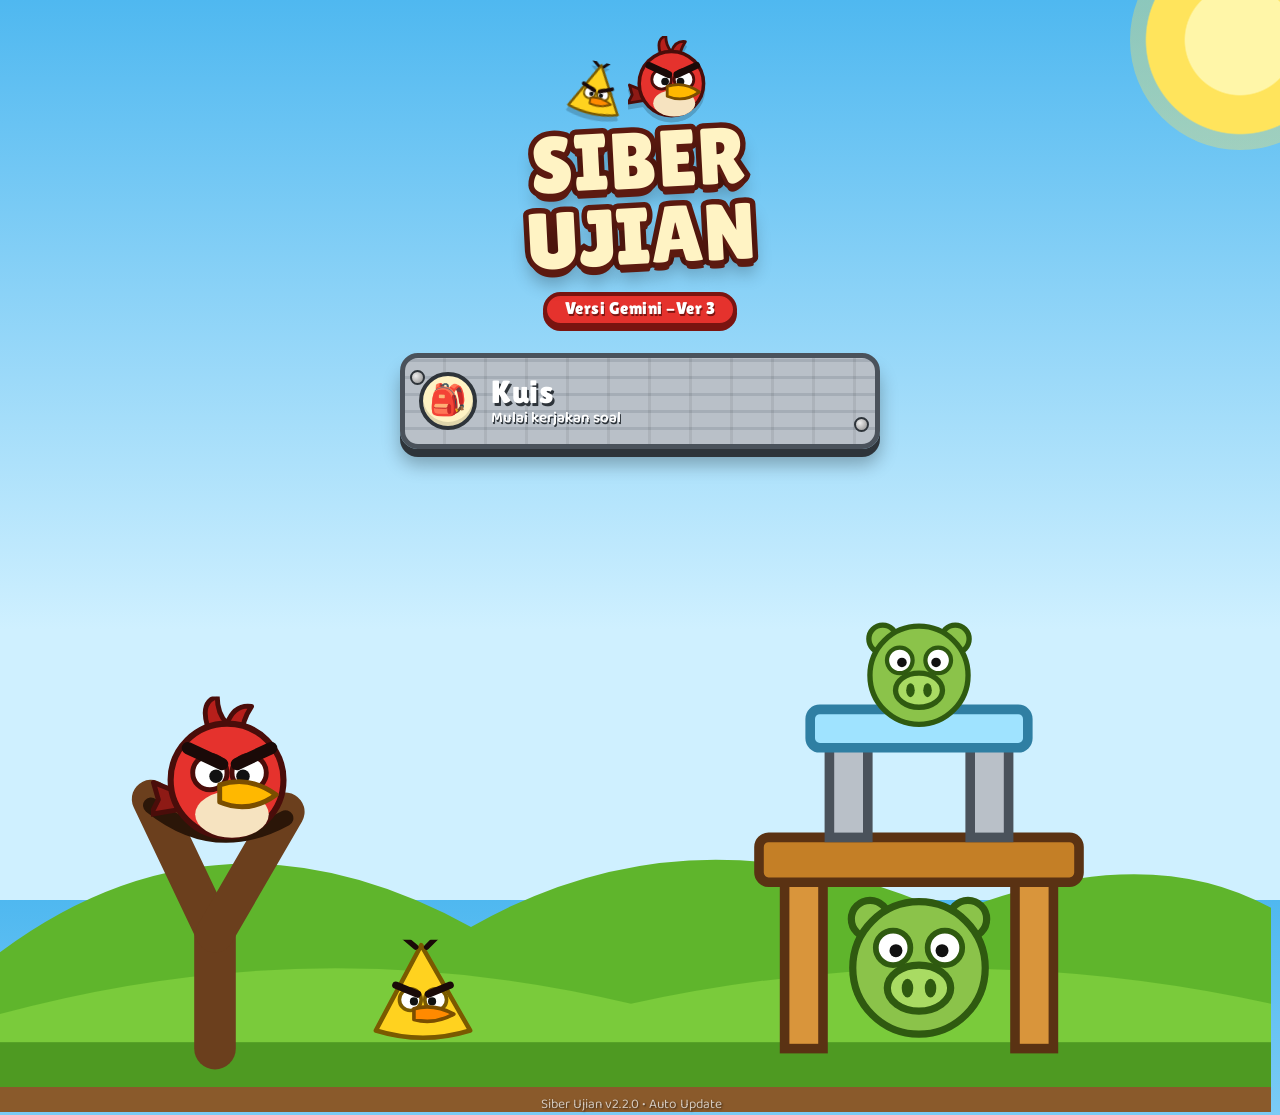
<file: 10. Ujian PG dan Essay Server Laptop Online/index.html>
<!DOCTYPE html>
<html lang="id">

<head>
  <meta charset="UTF-8">
  <meta name="viewport" content="width=device-width, initial-scale=1, viewport-fit=cover">
  <meta name="theme-color" content="#5BC0F0">
  <title>Siber Ujian Gemini V2</title>
  <link rel="preconnect" href="https://fonts.googleapis.com">
  <link rel="preconnect" href="https://fonts.gstatic.com" crossorigin>
  <link href="https://fonts.googleapis.com/css2?family=Lilita+One&family=Baloo+2:wght@600;800&display=swap"
    rel="stylesheet">
  <style>
    :root {
      --sky-top: #4FB8F0;
      --sky-bot: #CFF0FF;
      --red: #E5322D;
      --yellow: #FFD21F;
      --cream: #FFF3C4;
      --grass: #7ACB3B;
      --grass-dark: #4E9A22;
      --dirt: #8A5A2B;
      --wood: #D9953B;
      --wood-dark: #5A3213;
      --wood-deep: #3A1F0B;
      --stone: #B9C0C8;
      --stone-dark: #4A525B;
      --ice: #9FE3FF;
      --ice-dark: #2F7FA3;
      --display: 'Lilita One', 'Impact', 'Arial Black', sans-serif;
      --body: 'Baloo 2', 'Trebuchet MS', sans-serif;
    }

    * {
      box-sizing: border-box;
      margin: 0;
      padding: 0;
      -webkit-tap-highlight-color: transparent
    }

    html,
    body {
      height: 100%
    }

    body {
      font-family: var(--body);
      background: linear-gradient(180deg, var(--sky-top) 0%, var(--sky-bot) 70%);
      color: #fff;
      overflow-x: hidden;
    }

    /* ---------- Langit ---------- */
    .sky {
      position: fixed;
      inset: 0;
      pointer-events: none;
      overflow: hidden;
      z-index: 0
    }

    .sun {
      position: absolute;
      top: -70px;
      right: -70px;
      width: 220px;
      height: 220px;
      border-radius: 50%;
      background: radial-gradient(circle, #FFF6A8 0 35%, #FFE45C 36% 60%, rgba(255, 228, 92, .35) 61% 100%);
    }

    .cloud {
      position: absolute;
      width: 150px;
      opacity: .95;
      animation: drift linear infinite
    }

    .cloud.c1 {
      top: 9%;
      left: -180px;
      animation-duration: 60s
    }

    .cloud.c2 {
      top: 26%;
      left: -180px;
      width: 110px;
      animation-duration: 85s;
      animation-delay: -30s
    }

    .cloud.c3 {
      top: 45%;
      left: -180px;
      width: 130px;
      animation-duration: 70s;
      animation-delay: -55s;
      opacity: .8
    }

    @keyframes drift {
      to {
        transform: translateX(calc(100vw + 400px))
      }
    }

    /* ---------- Layout ---------- */
    .page {
      position: relative;
      z-index: 1;
      min-height: 100svh;
      display: flex;
      flex-direction: column;
      align-items: center;
      padding: max(18px, env(safe-area-inset-top)) 18px 0;
    }

    header {
      text-align: center;
      width: 100%;
      max-width: 520px;
      margin-top: 6px
    }

    .logo-birds {
      display: flex;
      justify-content: center;
      align-items: flex-end;
      gap: 2px;
      height: 84px
    }

    .logo-birds svg {
      width: 72px;
      height: 72px;
      filter: drop-shadow(0 5px 0 rgba(0, 0, 0, .18))
    }

    .logo-birds .b-yellow {
      width: 58px;
      height: 58px;
      transform: rotate(12deg)
    }

    .logo-birds .b-red {
      animation: hop 1.1s ease-in-out 0.4s 2
    }

    @keyframes hop {

      0%,
      100% {
        transform: translateY(0)
      }

      40% {
        transform: translateY(-18px) rotate(-6deg)
      }
    }

    h1 {
      font-family: var(--display);
      font-weight: 400;
      font-size: clamp(2.8rem, 15vw, 5rem);
      line-height: .95;
      letter-spacing: 1px;
      color: var(--cream);
      -webkit-text-stroke: 11px #5C1A10;
      paint-order: stroke fill;
      text-shadow: 0 8px 0 #5C1A10, 0 14px 18px rgba(0, 0, 0, .3);
      transform: rotate(-3deg);
      margin-top: 2px;
    }

    .tagline {
      display: inline-block;
      margin-top: 18px;
      padding: 3px 18px 5px;
      background: var(--red);
      border: 4px solid #7A1410;
      border-radius: 999px;
      font-family: var(--display);
      font-size: 1.05rem;
      letter-spacing: .5px;
      box-shadow: 0 4px 0 #7A1410;
      text-shadow: 1px 2px 0 #7A1410;
    }

    /* ---------- Tombol papan kayu ---------- */
    nav {
      width: 100%;
      max-width: 440px;
      margin: 26px 0 30px;
      display: flex;
      flex-direction: column;
      gap: 20px
    }

    .plank {
      --c1: var(--wood);
      --c2: #C47F26;
      --edge: var(--wood-dark);
      --deep: var(--wood-deep);
      position: relative;
      display: flex;
      align-items: center;
      gap: 14px;
      padding: 14px 18px 14px 14px;
      min-height: 84px;
      border-radius: 18px;
      border: 5px solid var(--edge);
      background:
        repeating-linear-gradient(90deg, rgba(0, 0, 0, 0) 0 38px, rgba(0, 0, 0, .07) 38px 41px),
        repeating-linear-gradient(0deg, var(--c1) 0 14px, var(--c2) 14px 17px);
      box-shadow: 0 8px 0 var(--deep), 0 16px 18px rgba(0, 0, 0, .28);
      color: #fff;
      text-decoration: none;
      transition: transform .12s ease, box-shadow .12s ease;
    }

    .plank::before,
    .plank::after {
      /* baut */
      content: "";
      position: absolute;
      top: 50%;
      width: 11px;
      height: 11px;
      border-radius: 50%;
      background: radial-gradient(circle at 35% 35%, #eee, #8a8a8a);
      border: 2px solid var(--deep);
      transform: translateY(-50%);
    }

    .plank::before {
      left: 5px;
      top: 12px;
      transform: none
    }

    .plank::after {
      right: 6px;
      bottom: 12px;
      top: auto;
      transform: none
    }

    .plank:nth-child(3n+2) {
      --c1: var(--stone);
      --c2: #A5ADB6;
      --edge: var(--stone-dark);
      --deep: #2E343A
    }

    .plank:nth-child(3n) {
      --c1: var(--ice);
      --c2: #86D6F7;
      --edge: var(--ice-dark);
      --deep: #1C556F
    }

    .plank.install-btn {
      --c1: var(--grass);
      --c2: #8ED84B;
      --edge: var(--grass-dark);
      --deep: #2D6110
    }

    .plank:hover {
      transform: translateY(-4px) rotate(-.8deg);
      box-shadow: 0 12px 0 var(--deep), 0 22px 22px rgba(0, 0, 0, .28)
    }

    .plank:active {
      transform: translateY(7px);
      box-shadow: 0 1px 0 var(--deep), 0 4px 8px rgba(0, 0, 0, .3)
    }

    .plank:focus-visible {
      outline: 5px solid var(--yellow);
      outline-offset: 4px
    }

    .ico {
      flex: none;
      width: 58px;
      height: 58px;
      border-radius: 50%;
      display: grid;
      place-items: center;
      font-size: 1.9rem;
      background: var(--cream);
      border: 4px solid var(--deep);
      box-shadow: inset 0 -4px 0 rgba(0, 0, 0, .12);
    }

    .txt {
      display: flex;
      flex-direction: column;
      line-height: 1.05;
      min-width: 0
    }

    .txt b {
      font-family: var(--display);
      font-weight: 400;
      font-size: clamp(1.55rem, 7.5vw, 2rem);
      text-shadow: 2px 3px 0 var(--deep);
      letter-spacing: .5px;
    }

    .txt small {
      font-family: var(--body);
      font-weight: 600;
      font-size: .95rem;
      margin-top: 3px;
      text-shadow: 1px 2px 0 var(--deep);
    }

    /* Utils */
    .hidden {
      display: none !important;
    }

    /* ---------- Pemandangan bawah ---------- */
    .ground {
      margin-top: auto;
      width: calc(100% + 36px);
      margin-left: -18px;
      position: relative;
      line-height: 0;
    }

    .ground svg {
      width: 100%;
      height: auto;
      display: block
    }

    .ground .dirt {
      height: max(26px, env(safe-area-inset-bottom));
      background: var(--dirt);
      margin-top: -1px
    }

    .pig-wobble {
      transform-origin: 290px 180px;
      animation: wobble 2.6s ease-in-out infinite
    }

    @keyframes wobble {

      0%,
      100% {
        transform: rotate(0)
      }

      50% {
        transform: rotate(-2deg)
      }
    }

    @media (prefers-reduced-motion:reduce) {
      * {
        animation: none !important;
        transition: none !important
      }
    }

    @media (min-width:700px) {
      nav {
        max-width: 480px
      }

      .logo-birds {
        height: 96px
      }

      .logo-birds svg {
        width: 84px;
        height: 84px
      }
    }
  </style>
</head>

<body>

  <!-- Simbol gambar (dipakai ulang) -->
  <svg width="0" height="0" style="position:absolute" aria-hidden="true">
    <defs>
      <symbol id="red-bird" viewBox="0 0 120 120">
        <path d="M22 78 L2 70 L6 84 L0 96 L24 92Z" fill="#8E1A15" stroke="#4A0D0A" stroke-width="4"
          stroke-linejoin="round" />
        <path d="M46 24 Q40 4 54 0 Q54 14 62 22 Q68 6 82 8 Q74 20 74 32Z" fill="#B71F1B" stroke="#4A0D0A"
          stroke-width="4" stroke-linejoin="round" />
        <circle cx="62" cy="68" r="46" fill="#E5322D" stroke="#4A0D0A" stroke-width="5" />
        <ellipse cx="66" cy="96" rx="30" ry="19" fill="#F6E3C0" />
        <circle cx="48" cy="62" r="14" fill="#fff" stroke="#4A0D0A" stroke-width="4" />
        <circle cx="80" cy="62" r="14" fill="#fff" stroke="#4A0D0A" stroke-width="4" />
        <circle cx="53" cy="65" r="5.5" fill="#111" />
        <circle cx="75" cy="65" r="5.5" fill="#111" />
        <line x1="30" y1="42" x2="58" y2="55" stroke="#1a0a08" stroke-width="10" stroke-linecap="round" />
        <line x1="98" y1="42" x2="70" y2="55" stroke="#1a0a08" stroke-width="10" stroke-linecap="round" />
        <path d="M56 72 Q80 64 102 80 Q80 96 56 86Z" fill="#FFB800" stroke="#7A4E00" stroke-width="4"
          stroke-linejoin="round" />
      </symbol>

      <symbol id="yellow-bird" viewBox="0 0 120 120">
        <path d="M58 6 L112 100 Q60 116 8 100Z" fill="#FFD21F" stroke="#7A5A00" stroke-width="5"
          stroke-linejoin="round" />
        <path d="M52 8 L40 -2 M64 8 L74 -2" stroke="#1a0a08" stroke-width="6" stroke-linecap="round" />
        <circle cx="46" cy="66" r="12" fill="#fff" stroke="#7A5A00" stroke-width="4" />
        <circle cx="74" cy="66" r="12" fill="#fff" stroke="#7A5A00" stroke-width="4" />
        <circle cx="50" cy="68" r="4.5" fill="#111" />
        <circle cx="70" cy="68" r="4.5" fill="#111" />
        <line x1="30" y1="50" x2="54" y2="60" stroke="#1a0a08" stroke-width="8" stroke-linecap="round" />
        <line x1="90" y1="50" x2="66" y2="60" stroke="#1a0a08" stroke-width="8" stroke-linecap="round" />
        <path d="M50 76 Q72 70 94 82 Q72 94 50 88Z" fill="#FF8A00" stroke="#7A4E00" stroke-width="4"
          stroke-linejoin="round" />
      </symbol>

      <symbol id="pig" viewBox="0 0 120 120">
        <circle cx="26" cy="30" r="13" fill="#8BC34A" stroke="#2F5A10" stroke-width="5" />
        <circle cx="94" cy="30" r="13" fill="#8BC34A" stroke="#2F5A10" stroke-width="5" />
        <circle cx="60" cy="64" r="46" fill="#8BC34A" stroke="#2F5A10" stroke-width="5" />
        <circle cx="42" cy="50" r="12" fill="#fff" stroke="#2F5A10" stroke-width="4" />
        <circle cx="78" cy="50" r="12" fill="#fff" stroke="#2F5A10" stroke-width="4" />
        <circle cx="44" cy="52" r="4.5" fill="#111" />
        <circle cx="76" cy="52" r="4.5" fill="#111" />
        <ellipse cx="60" cy="78" rx="22" ry="16" fill="#A9DB63" stroke="#2F5A10" stroke-width="5" />
        <ellipse cx="52" cy="78" rx="4" ry="6.5" fill="#2F5A10" />
        <ellipse cx="68" cy="78" rx="4" ry="6.5" fill="#2F5A10" />
      </symbol>

      <symbol id="cloud" viewBox="0 0 160 80">
        <path
          d="M30 76 Q4 76 6 54 Q8 36 30 38 Q34 14 62 14 Q84 14 90 30 Q96 18 114 20 Q136 22 136 44 Q156 46 154 62 Q152 76 132 76Z"
          fill="#fff" />
      </symbol>
    </defs>
  </svg>

  <!-- Langit -->
  <div class="sky" aria-hidden="true">
    <div class="sun"></div>
    <svg class="cloud c1">
      <use href="#cloud" />
    </svg>
    <svg class="cloud c2">
      <use href="#cloud" />
    </svg>
    <svg class="cloud c3">
      <use href="#cloud" />
    </svg>
  </div>

  <div class="page">
    <header>
      <div class="logo-birds" aria-hidden="true">
        <svg class="b-yellow">
          <use href="#yellow-bird" />
        </svg>
        <svg class="b-red">
          <use href="#red-bird" />
        </svg>
      </div>
      <h1>SIBER<br>UJIAN</h1>
      <p class="tagline">Versi Gemini -Ver 3</p>
    </header>

    <nav aria-label="Menu utama">
      <!-- TOMBOL INSTALL PWA -->
      <a class="plank install-btn hidden" href="#" id="btnInstall">
        <span class="ico" aria-hidden="true">📲</span>
        <span class="txt"><b>Install App</b><small>Pasang di layar utama HP</small></span>
      </a>

      <a class="plank" href="kuis.html">
        <span class="ico" aria-hidden="true">🎒</span>
        <span class="txt"><b>Kuis</b><small>Mulai kerjakan soal</small></span>
      </a>
    </nav>

    <div class="ground" aria-hidden="true">
      <svg viewBox="0 0 400 190" preserveAspectRatio="xMidYMax meet">
        <!-- bukit -->
        <path d="M0 150 Q70 96 150 140 Q220 100 300 136 Q360 112 400 134 L400 190 L0 190Z" fill="#5FB52C" />
        <path d="M0 168 Q100 140 200 164 Q300 142 400 164 L400 190 L0 190Z" fill="var(--grass)" />
        <rect x="0" y="176" width="400" height="14" fill="var(--grass-dark)" />

        <!-- ketapel -->
        <g stroke="#6B3F1D" stroke-linecap="round" fill="none">
          <path d="M70 178 L70 140" stroke-width="13" />
          <path d="M70 142 L50 100" stroke-width="12" />
          <path d="M70 142 L92 104" stroke-width="12" />
        </g>
        <path d="M50 102 Q70 118 92 106" stroke="#2b1608" stroke-width="5" fill="none" stroke-linecap="round" />
        <svg x="50" y="68" width="46" height="46" viewBox="0 0 120 120">
          <use href="#red-bird" />
        </svg>

        <!-- burung kuning menunggu -->
        <svg x="118" y="144" width="34" height="34" viewBox="0 0 120 120">
          <use href="#yellow-bird" />
        </svg>

        <!-- benteng babi -->
        <g class="pig-wobble">
          <rect x="248" y="124" width="12" height="54" fill="#D9953B" stroke="#5A3213" stroke-width="3" />
          <rect x="320" y="124" width="12" height="54" fill="#D9953B" stroke="#5A3213" stroke-width="3" />
          <svg x="262" y="124" width="56" height="54" viewBox="0 0 120 120" overflow="visible">
            <use href="#pig" />
          </svg>
          <rect x="240" y="112" width="100" height="14" rx="3" fill="#C47F26" stroke="#5A3213" stroke-width="3" />
          <rect x="262" y="82" width="12" height="30" fill="#B9C0C8" stroke="#4A525B" stroke-width="3" />
          <rect x="306" y="82" width="12" height="30" fill="#B9C0C8" stroke="#4A525B" stroke-width="3" />
          <rect x="256" y="72" width="68" height="12" rx="3" fill="#9FE3FF" stroke="#2F7FA3" stroke-width="3" />
          <svg x="270" y="40" width="40" height="40" viewBox="0 0 120 120">
            <use href="#pig" />
          </svg>
        </g>
      </svg>
      <div class="dirt"></div>
      <div
        style="position: absolute; bottom: 8px; width: 100%; text-align: center; color: rgba(255,255,255,0.7); font-size: 0.85rem; font-family: var(--body); text-shadow: 1px 1px 2px rgba(0,0,0,0.6);">
        Siber Ujian v2.2.0 • Auto Update</div>
    </div>
  </div>



  <!-- SCRIPT UNTUK INSTALASI PWA (Tombol Install) -->
  <script>
    let deferredPrompt;
    const btnInstall = document.getElementById('btnInstall');

    // Mendengarkan event dari browser jika aplikasi siap diinstal
    window.addEventListener('beforeinstallprompt', (e) => {
      // Mencegah mini-infobar default muncul di HP
      e.preventDefault();
      // Simpan event sehingga bisa dipicu nanti lewat tombol
      deferredPrompt = e;
      // Munculkan tombol Install di menu
      btnInstall.classList.remove('hidden');
    });

    // Saat tombol Install diklik
    btnInstall.addEventListener('click', async (e) => {
      e.preventDefault();
      // Sembunyikan tombol setelah diklik
      btnInstall.classList.add('hidden');
      // Munculkan prompt instalasi bawaan browser
      deferredPrompt.prompt();
      // Tunggu pilihan user (apakah memilih Install atau Batal)
      const { outcome } = await deferredPrompt.userChoice;
      console.log(`Pilihan instalasi: ${outcome}`);
      // Bersihkan prompt event
      deferredPrompt = null;
    });

    // Sembunyikan tombol secara otomatis jika aplikasi telah terinstal
    window.addEventListener('appinstalled', () => {
      btnInstall.classList.add('hidden');
      deferredPrompt = null;
      console.log('Aplikasi berhasil dipasang di perangkat');
    });
  </script>

  <!-- Daftarkan Service Worker (Agar PWA berfungsi & Install terpicu) -->
  <script>
    if ('serviceWorker' in navigator) {
      window.addEventListener('load', () => {
        navigator.serviceWorker.register('./sw.js')
          .then(reg => {
            console.log('Service Worker terdaftar!', reg);

            // Paksa periksa update di latar belakang tiap kali halaman dibuka
            reg.update();

            // Jika ada versi baru di GitHub, otomatis muat ulang halaman saat siswa membuka
            reg.addEventListener('updatefound', () => {
              const newWorker = reg.installing;
              newWorker.addEventListener('statechange', () => {
                if (newWorker.state === 'installed' && navigator.serviceWorker.controller) {
                  console.log('Versi baru ditemukan, memuat ulang halaman...');
                  window.location.reload(true);
                }
              });
            });
          })
          .catch(err => console.log('Service Worker gagal', err));
      });
    }
  </script>

</body>

</html>
</file>
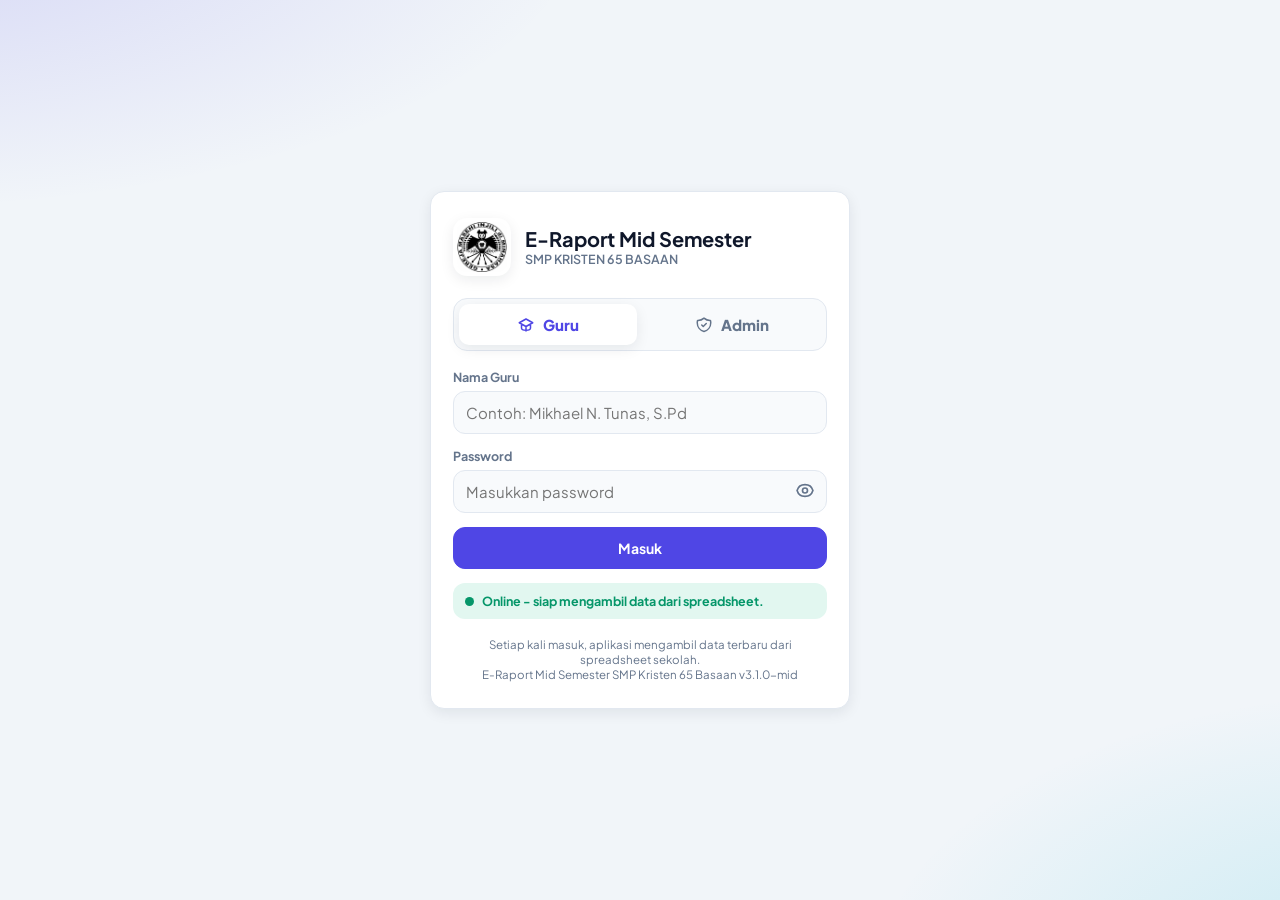
<file: 5. DKN Mid Semester/index.html>
<!DOCTYPE html>
<html lang="id">
<head>
  <meta charset="UTF-8">
  <meta name="viewport" content="width=device-width, initial-scale=1.0, viewport-fit=cover">
  <title>E-Raport Mid Semester</title>
  <meta name="description" content="Masuk ke aplikasi E-Raport Mid Semester SMP Kristen 65 Basaan untuk Guru dan Admin.">
  <meta name="theme-color" content="#4f46e5">
  <link rel="manifest" href="manifest.json">
  <link rel="icon" href="icons/icon-192.png">
  <link rel="apple-touch-icon" href="icons/icon-192.png">
  <link rel="preconnect" href="https://fonts.googleapis.com">
  <link rel="preconnect" href="https://fonts.gstatic.com" crossorigin>
  <link href="https://fonts.googleapis.com/css2?family=Plus+Jakarta+Sans:wght@400;600;700;800&display=swap" rel="stylesheet">
  <link rel="stylesheet" href="css/app.css">
</head>
<body>
  <div class="login-wrap">
    <div class="card login-card">
      <div class="login-brand">
        <img src="assets/logo_left.png" alt="Logo sekolah">
        <div>
          <h1>E-Raport Mid Semester</h1>
          <p>SMP KRISTEN 65 BASAAN</p>
        </div>
      </div>

      <div id="resume-box" class="resume-box hidden"></div>

      <div class="role-tabs" role="tablist">
        <button type="button" class="role-tab active" data-role="guru">
          <svg width="18" height="18" fill="none" stroke="currentColor" stroke-width="2" viewBox="0 0 24 24"><path stroke-linecap="round" stroke-linejoin="round" d="M12 14l9-5-9-5-9 5 9 5zm0 0v6m-6-9.5V16c0 1.5 2.7 3 6 3s6-1.5 6-3v-5.5"/></svg>
          Guru
        </button>
        <button type="button" class="role-tab" data-role="admin">
          <svg width="18" height="18" fill="none" stroke="currentColor" stroke-width="2" viewBox="0 0 24 24"><path stroke-linecap="round" stroke-linejoin="round" d="M9 12l2 2 4-4m5.6-4A12 12 0 0112 2.9 12 12 0 013.4 6 12 12 0 003 9c0 5.6 3.8 10.3 9 11.6 5.2-1.3 9-6 9-11.6 0-1-.1-2-.4-3z"/></svg>
          Admin
        </button>
      </div>

      <form id="login-form" autocomplete="on">
        <div class="field" id="field-nama">
          <label for="nama">Nama Guru</label>
          <input class="input" id="nama" name="nama" placeholder="Contoh: Mikhael N. Tunas, S.Pd" autocomplete="name">
        </div>
        <div class="field">
          <label for="password">Password</label>
          <div class="pass-wrap">
            <input class="input" type="password" id="password" name="password" placeholder="Masukkan password" autocomplete="current-password" required>
            <button type="button" class="pass-toggle" id="pass-toggle" aria-label="Lihat password">
              <svg width="20" height="20" fill="none" stroke="currentColor" stroke-width="2" viewBox="0 0 24 24"><path d="M15 12a3 3 0 11-6 0 3 3 0 016 0z"/><path d="M2.5 12C3.7 7.9 7.5 5 12 5s8.3 2.9 9.5 7c-1.2 4.1-5 7-9.5 7s-8.3-2.9-9.5-7z"/></svg>
            </button>
          </div>
        </div>
        <button type="submit" class="btn btn-primary btn-block" id="btn-login">Masuk</button>
      </form>

      <div class="net-status" id="net-status"><span class="dot"></span><span id="net-text">Memeriksa koneksi...</span></div>

      <div class="login-foot">
        Setiap kali masuk, aplikasi mengambil data terbaru dari spreadsheet sekolah.<br>
        <span id="app-version"></span>
      </div>
    </div>
  </div>

  <div class="loading-overlay" id="loading"><div class="spinner"></div><div id="loading-text">Mengambil data...</div></div>
  <div class="toast-container" id="toast-container"></div>

  <script src="js/config.js"></script>
  <script src="js/seed.js"></script>
  <script src="js/core.js"></script>
  <script src="js/login.js"></script>
</body>
</html>
</file>
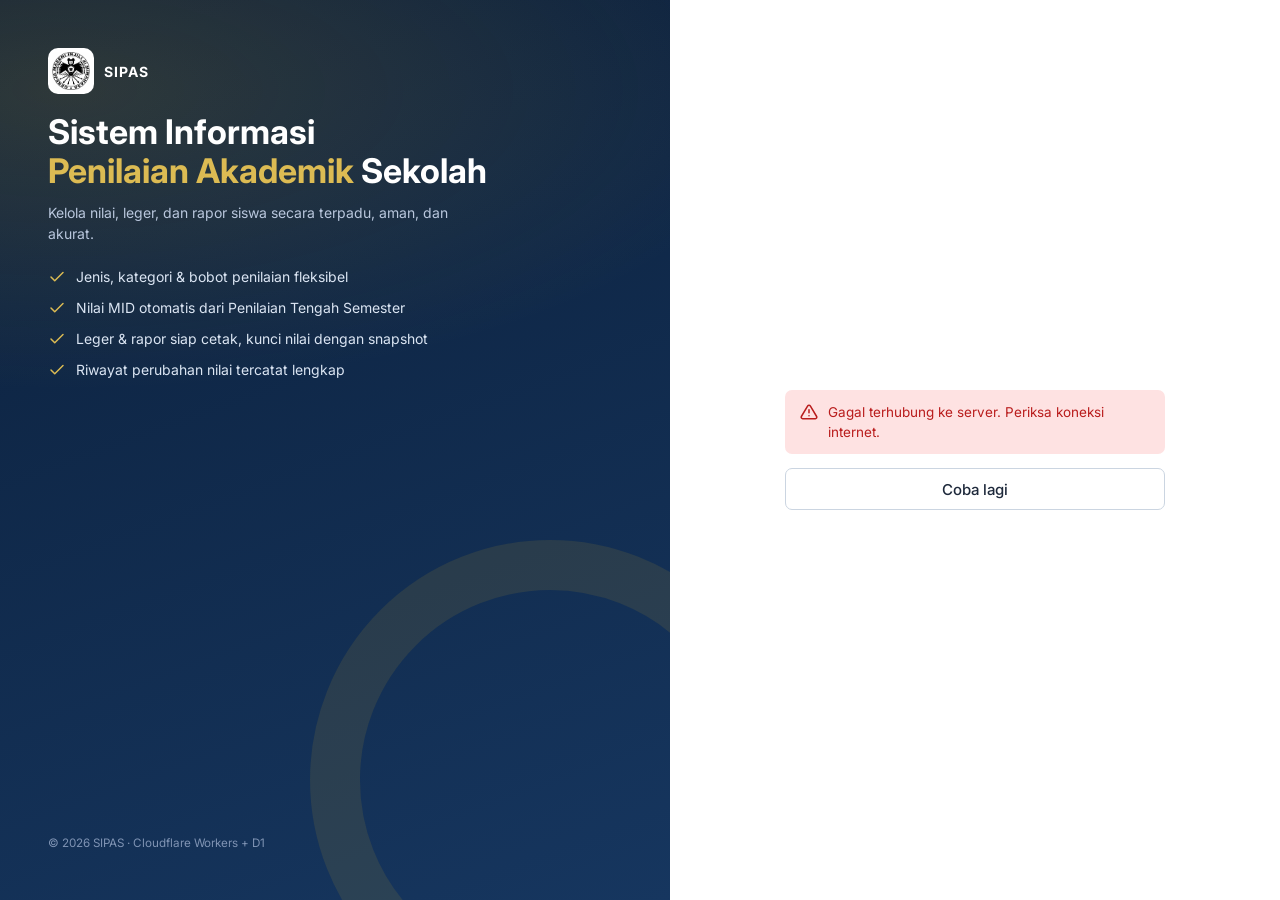
<file: 6. DKN Semester/index.html>
<!doctype html>
<html lang="id">
<head>
  <meta charset="utf-8">
  <meta name="viewport" content="width=device-width, initial-scale=1">
  <meta name="theme-color" content="#102a4c">
  <title>Masuk · SIPAS</title>
  <link rel="manifest" href="manifest.json">
  <link rel="icon" href="assets/icon-192.png">
  <link rel="preconnect" href="https://fonts.googleapis.com">
  <link href="https://fonts.googleapis.com/css2?family=Inter:wght@400;500;600;700;800&display=swap" rel="stylesheet">
  <link rel="stylesheet" href="css/app.css">
  <script src="js/config.js"></script>
</head>
<body>
  <div class="auth-page">
    <section class="auth-hero">
      <div>
        <div class="flex gap-2"><img id="hero-logo" src="assets/logo_left.png" alt="" style="width:46px;height:46px;background:#fff;border-radius:10px;padding:4px"><b style="color:#fff;letter-spacing:1px">SIPAS</b></div>
        <h1>Sistem Informasi<br><span>Penilaian Akademik</span> Sekolah</h1>
        <p id="hero-school" style="color:#b9c7dd;max-width:440px">Kelola nilai, leger, dan rapor siswa secara terpadu, aman, dan akurat.</p>
        <ul>
          <li><svg class="icon" viewBox="0 0 24 24"><path d="M20 6 9 17l-5-5"/></svg>Jenis, kategori & bobot penilaian fleksibel</li>
          <li><svg class="icon" viewBox="0 0 24 24"><path d="M20 6 9 17l-5-5"/></svg>Nilai MID otomatis dari Penilaian Tengah Semester</li>
          <li><svg class="icon" viewBox="0 0 24 24"><path d="M20 6 9 17l-5-5"/></svg>Leger & rapor siap cetak, kunci nilai dengan snapshot</li>
          <li><svg class="icon" viewBox="0 0 24 24"><path d="M20 6 9 17l-5-5"/></svg>Riwayat perubahan nilai tercatat lengkap</li>
        </ul>
      </div>
      <small style="color:#7f93b3">© <span id="yr"></span> SIPAS · Cloudflare Workers + D1</small>
    </section>
    <section class="auth-form-wrap">
      <div class="auth-form" id="form-box">
        <div class="loading-block"><span class="spinner"></span></div>
      </div>
    </section>
  </div>
  <script type="module">
    import { get, post } from './js/api.js';
    import { applyTheme, esc, toast, busy, icon } from './js/ui.js';
    applyTheme();
    document.getElementById('yr').textContent = new Date().getFullYear();
    const box = document.getElementById('form-box');
    const params = new URLSearchParams(location.search);

    function pwField(id, label, auto) {
      return `<div class="field"><label for="${id}">${label}</label><div class="pw-wrap"><input id="${id}" type="password" required autocomplete="${auto}"><button type="button" data-eye="${id}" aria-label="Tampilkan password">${icon('eye')}</button></div></div>`;
    }
    document.addEventListener('click', e => {
      const b = e.target.closest('[data-eye]');
      if (!b) return;
      const inp = document.getElementById(b.dataset.eye);
      inp.type = inp.type === 'password' ? 'text' : 'password';
      b.innerHTML = icon(inp.type === 'password' ? 'eye' : 'eyeOff');
    });

    function loginForm(info) {
      box.innerHTML = `
        <img class="logo" src="${esc(info.logo_kiri || 'assets/logo_left.png')}" alt="Logo sekolah">
        <h2>Selamat datang</h2>
        <p class="muted">Masuk ke ${esc(info.nama_sekolah || 'SIPAS')}</p>
        ${params.get('expired') ? `<div class="alert warn">${icon('info')}<div>Sesi Anda berakhir. Silakan masuk kembali.</div></div>` : ''}
        <form id="login" autocomplete="on">
          <div class="field"><label for="u">Username</label><input id="u" autocomplete="username" required autocapitalize="none"></div>
          ${pwField('p', 'Password', 'current-password')}
          <button class="btn btn-primary mt-1" type="submit">${icon('logout')} Masuk</button>
        </form>
        ${info.cek_nilai_aktif === '1' ? `<a class="btn mt-2 w-100" href="cek-nilai.html">${icon('student')} Siswa: Cek Nilai Saya</a>` : ''}
        <p class="muted mt-3" style="font-size:12.5px">Lupa password? Hubungi admin sekolah untuk mengatur ulang.</p>`;
      document.getElementById('login').onsubmit = async e => {
        e.preventDefault();
        const btn = e.target.querySelector('button[type=submit]');
        await busy(btn, async () => {
          try {
            const crossOrigin = !!(window.SIPAS_CONFIG && window.SIPAS_CONFIG.apiBase);
            // token sesi disimpan otomatis oleh api.js bila backend berbeda domain / spreadsheet
            const r = await post('/auth/login', { username: document.getElementById('u').value, password: document.getElementById('p').value, want_token: crossOrigin });
            location.replace(r.redirect);
          } catch (err) { toast(err.message, 'error'); }
        });
      };
    }

    function setupForm(info) {
      const y = new Date().getFullYear();
      const tp = new Date().getMonth() >= 6 ? `${y}/${y + 1}` : `${y - 1}/${y}`;
      box.innerHTML = `
        <h2>Penyiapan Awal</h2>
        <p class="muted">Buat akun administrator pertama dan tahun pelajaran aktif.</p>
        <form id="setup">
          <div class="field"><label for="s-school">Nama sekolah</label><input id="s-school" required value="${esc(info.nama_sekolah || '')}"></div>
          <div class="field"><label for="s-name">Nama lengkap admin</label><input id="s-name" required></div>
          <div class="field"><label for="s-user">Username admin</label><input id="s-user" required autocapitalize="none" pattern="[a-zA-Z0-9._-]{3,40}"></div>
          ${pwField('s-pw', 'Password (min. 8 karakter, huruf & angka)', 'new-password')}
          <div class="field"><label for="s-year">Tahun pelajaran aktif</label><input id="s-year" required value="${tp}" pattern="\\d{4}/\\d{4}"></div>
          <label class="check mb-2"><input type="checkbox" id="s-seed" checked> Isi data awal: 12 mata pelajaran & bank deskripsi</label>
          <button class="btn btn-gold mt-1" type="submit">Simpan & Mulai</button>
        </form>`;
      document.getElementById('setup').onsubmit = async e => {
        e.preventDefault();
        await busy(e.target.querySelector('button'), async () => {
          try {
            await post('/auth/setup', {
              nama_sekolah: document.getElementById('s-school').value, full_name: document.getElementById('s-name').value,
              username: document.getElementById('s-user').value, password: document.getElementById('s-pw').value,
              year_name: document.getElementById('s-year').value, seed_defaults: document.getElementById('s-seed').checked
            });
            toast('Penyiapan selesai. Silakan masuk.', 'success');
            loginForm(await get('/public/info'));
          } catch (err) { toast(err.message, 'error'); }
        });
      };
    }

    (async () => {
      try {
        const [st, info] = await Promise.all([get('/auth/setup-status'), get('/public/info')]);
        if (info.logo_kiri) document.getElementById('hero-logo').src = info.logo_kiri;
        if (info.nama_sekolah) document.getElementById('hero-school').textContent = info.nama_sekolah + ' — kelola nilai, leger, dan rapor siswa secara terpadu, aman, dan akurat.';
        if (st.needs_setup) setupForm(info); else loginForm(info);
      } catch (e) {
        box.innerHTML = `<div class="alert error">${icon('alert')}<div>${esc(e.message)}</div></div><button class="btn" onclick="location.reload()">Coba lagi</button>`;
      }
    })();
  </script>
</body>
</html>
</file>
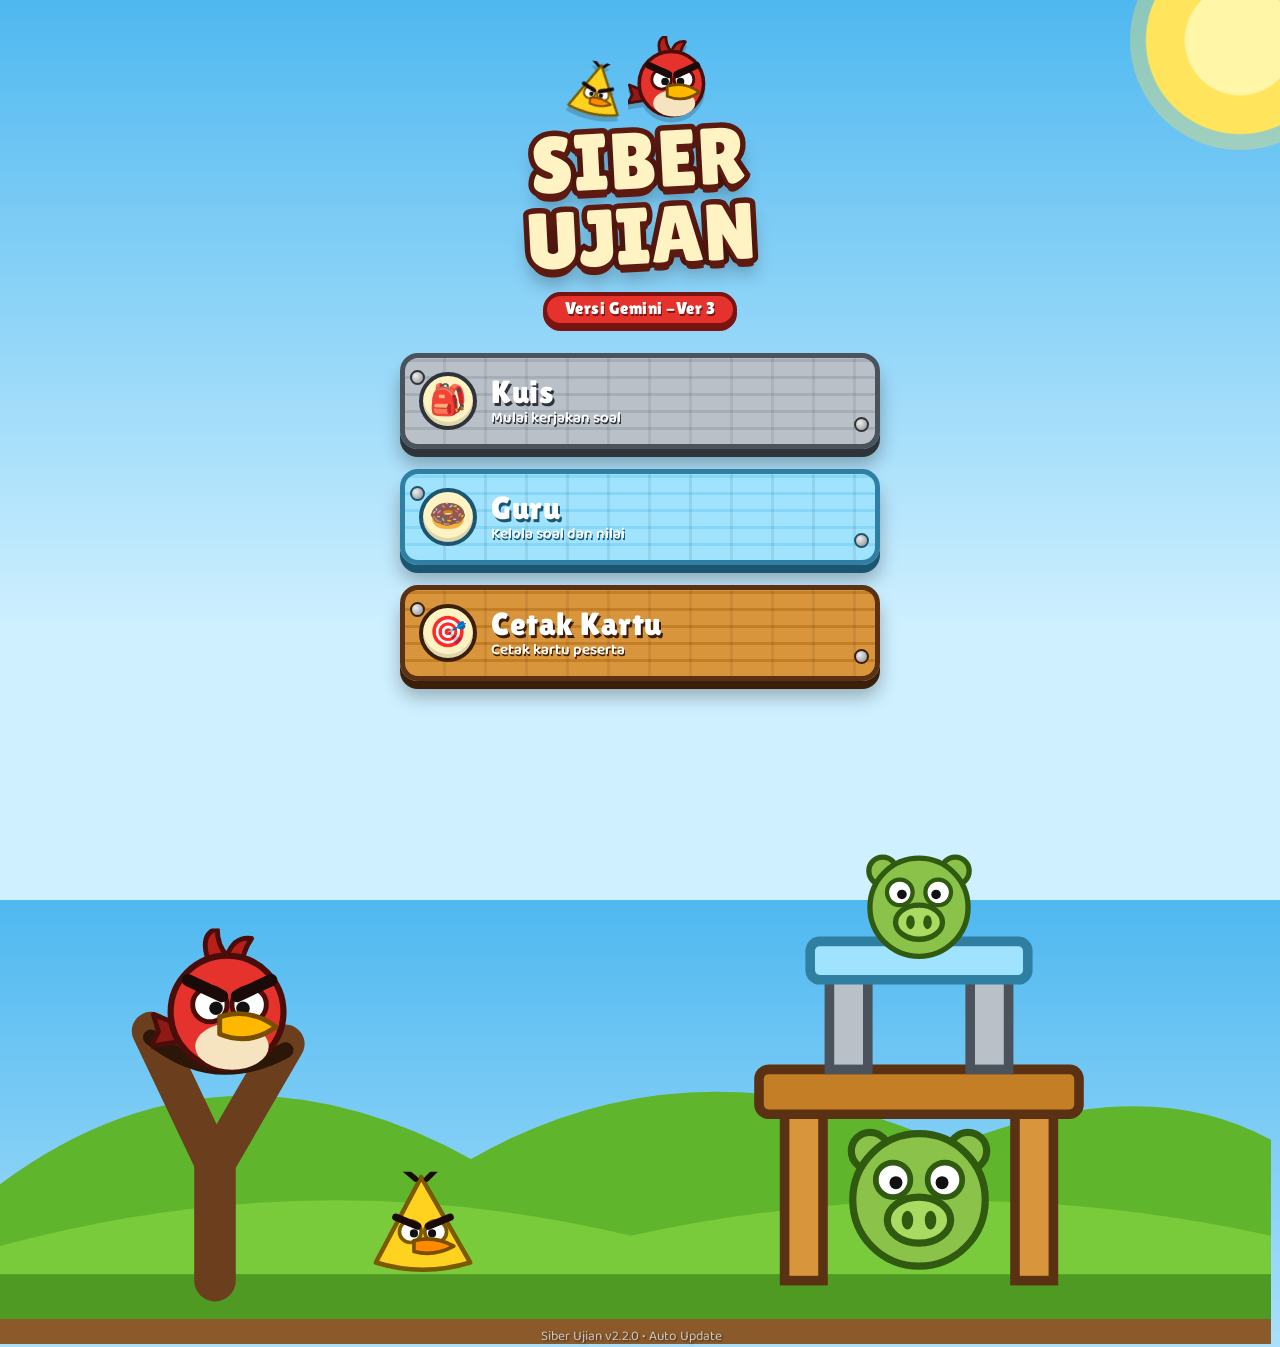
<file: 7. Ujian PG dan Essay Online/index.html>
<!DOCTYPE html>
<html lang="id">

<head>
  <meta charset="UTF-8">
  <meta name="viewport" content="width=device-width, initial-scale=1, viewport-fit=cover">
  <meta name="theme-color" content="#5BC0F0">
  <title>Siber Ujian Gemini V2</title>
  <link rel="preconnect" href="https://fonts.googleapis.com">
  <link rel="preconnect" href="https://fonts.gstatic.com" crossorigin>
  <link href="https://fonts.googleapis.com/css2?family=Lilita+One&family=Baloo+2:wght@600;800&display=swap"
    rel="stylesheet">
  <style>
    :root {
      --sky-top: #4FB8F0;
      --sky-bot: #CFF0FF;
      --red: #E5322D;
      --yellow: #FFD21F;
      --cream: #FFF3C4;
      --grass: #7ACB3B;
      --grass-dark: #4E9A22;
      --dirt: #8A5A2B;
      --wood: #D9953B;
      --wood-dark: #5A3213;
      --wood-deep: #3A1F0B;
      --stone: #B9C0C8;
      --stone-dark: #4A525B;
      --ice: #9FE3FF;
      --ice-dark: #2F7FA3;
      --display: 'Lilita One', 'Impact', 'Arial Black', sans-serif;
      --body: 'Baloo 2', 'Trebuchet MS', sans-serif;
    }

    * {
      box-sizing: border-box;
      margin: 0;
      padding: 0;
      -webkit-tap-highlight-color: transparent
    }

    html,
    body {
      height: 100%
    }

    body {
      font-family: var(--body);
      background: linear-gradient(180deg, var(--sky-top) 0%, var(--sky-bot) 70%);
      color: #fff;
      overflow-x: hidden;
    }

    /* ---------- Langit ---------- */
    .sky {
      position: fixed;
      inset: 0;
      pointer-events: none;
      overflow: hidden;
      z-index: 0
    }

    .sun {
      position: absolute;
      top: -70px;
      right: -70px;
      width: 220px;
      height: 220px;
      border-radius: 50%;
      background: radial-gradient(circle, #FFF6A8 0 35%, #FFE45C 36% 60%, rgba(255, 228, 92, .35) 61% 100%);
    }

    .cloud {
      position: absolute;
      width: 150px;
      opacity: .95;
      animation: drift linear infinite
    }

    .cloud.c1 {
      top: 9%;
      left: -180px;
      animation-duration: 60s
    }

    .cloud.c2 {
      top: 26%;
      left: -180px;
      width: 110px;
      animation-duration: 85s;
      animation-delay: -30s
    }

    .cloud.c3 {
      top: 45%;
      left: -180px;
      width: 130px;
      animation-duration: 70s;
      animation-delay: -55s;
      opacity: .8
    }

    @keyframes drift {
      to {
        transform: translateX(calc(100vw + 400px))
      }
    }

    /* ---------- Layout ---------- */
    .page {
      position: relative;
      z-index: 1;
      min-height: 100svh;
      display: flex;
      flex-direction: column;
      align-items: center;
      padding: max(18px, env(safe-area-inset-top)) 18px 0;
    }

    header {
      text-align: center;
      width: 100%;
      max-width: 520px;
      margin-top: 6px
    }

    .logo-birds {
      display: flex;
      justify-content: center;
      align-items: flex-end;
      gap: 2px;
      height: 84px
    }

    .logo-birds svg {
      width: 72px;
      height: 72px;
      filter: drop-shadow(0 5px 0 rgba(0, 0, 0, .18))
    }

    .logo-birds .b-yellow {
      width: 58px;
      height: 58px;
      transform: rotate(12deg)
    }

    .logo-birds .b-red {
      animation: hop 1.1s ease-in-out 0.4s 2
    }

    @keyframes hop {

      0%,
      100% {
        transform: translateY(0)
      }

      40% {
        transform: translateY(-18px) rotate(-6deg)
      }
    }

    h1 {
      font-family: var(--display);
      font-weight: 400;
      font-size: clamp(2.8rem, 15vw, 5rem);
      line-height: .95;
      letter-spacing: 1px;
      color: var(--cream);
      -webkit-text-stroke: 11px #5C1A10;
      paint-order: stroke fill;
      text-shadow: 0 8px 0 #5C1A10, 0 14px 18px rgba(0, 0, 0, .3);
      transform: rotate(-3deg);
      margin-top: 2px;
    }

    .tagline {
      display: inline-block;
      margin-top: 18px;
      padding: 3px 18px 5px;
      background: var(--red);
      border: 4px solid #7A1410;
      border-radius: 999px;
      font-family: var(--display);
      font-size: 1.05rem;
      letter-spacing: .5px;
      box-shadow: 0 4px 0 #7A1410;
      text-shadow: 1px 2px 0 #7A1410;
    }

    /* ---------- Tombol papan kayu ---------- */
    nav {
      width: 100%;
      max-width: 440px;
      margin: 26px 0 30px;
      display: flex;
      flex-direction: column;
      gap: 20px
    }

    .plank {
      --c1: var(--wood);
      --c2: #C47F26;
      --edge: var(--wood-dark);
      --deep: var(--wood-deep);
      position: relative;
      display: flex;
      align-items: center;
      gap: 14px;
      padding: 14px 18px 14px 14px;
      min-height: 84px;
      border-radius: 18px;
      border: 5px solid var(--edge);
      background:
        repeating-linear-gradient(90deg, rgba(0, 0, 0, 0) 0 38px, rgba(0, 0, 0, .07) 38px 41px),
        repeating-linear-gradient(0deg, var(--c1) 0 14px, var(--c2) 14px 17px);
      box-shadow: 0 8px 0 var(--deep), 0 16px 18px rgba(0, 0, 0, .28);
      color: #fff;
      text-decoration: none;
      transition: transform .12s ease, box-shadow .12s ease;
    }

    .plank::before,
    .plank::after {
      /* baut */
      content: "";
      position: absolute;
      top: 50%;
      width: 11px;
      height: 11px;
      border-radius: 50%;
      background: radial-gradient(circle at 35% 35%, #eee, #8a8a8a);
      border: 2px solid var(--deep);
      transform: translateY(-50%);
    }

    .plank::before {
      left: 5px;
      top: 12px;
      transform: none
    }

    .plank::after {
      right: 6px;
      bottom: 12px;
      top: auto;
      transform: none
    }

    .plank:nth-child(3n+2) {
      --c1: var(--stone);
      --c2: #A5ADB6;
      --edge: var(--stone-dark);
      --deep: #2E343A
    }

    .plank:nth-child(3n) {
      --c1: var(--ice);
      --c2: #86D6F7;
      --edge: var(--ice-dark);
      --deep: #1C556F
    }

    .plank.install-btn {
      --c1: var(--grass);
      --c2: #8ED84B;
      --edge: var(--grass-dark);
      --deep: #2D6110
    }

    .plank:hover {
      transform: translateY(-4px) rotate(-.8deg);
      box-shadow: 0 12px 0 var(--deep), 0 22px 22px rgba(0, 0, 0, .28)
    }

    .plank:active {
      transform: translateY(7px);
      box-shadow: 0 1px 0 var(--deep), 0 4px 8px rgba(0, 0, 0, .3)
    }

    .plank:focus-visible {
      outline: 5px solid var(--yellow);
      outline-offset: 4px
    }

    .ico {
      flex: none;
      width: 58px;
      height: 58px;
      border-radius: 50%;
      display: grid;
      place-items: center;
      font-size: 1.9rem;
      background: var(--cream);
      border: 4px solid var(--deep);
      box-shadow: inset 0 -4px 0 rgba(0, 0, 0, .12);
    }

    .txt {
      display: flex;
      flex-direction: column;
      line-height: 1.05;
      min-width: 0
    }

    .txt b {
      font-family: var(--display);
      font-weight: 400;
      font-size: clamp(1.55rem, 7.5vw, 2rem);
      text-shadow: 2px 3px 0 var(--deep);
      letter-spacing: .5px;
    }

    .txt small {
      font-family: var(--body);
      font-weight: 600;
      font-size: .95rem;
      margin-top: 3px;
      text-shadow: 1px 2px 0 var(--deep);
    }

    /* Utils */
    .hidden {
      display: none !important;
    }

    /* ---------- Pemandangan bawah ---------- */
    .ground {
      margin-top: auto;
      width: calc(100% + 36px);
      margin-left: -18px;
      position: relative;
      line-height: 0;
    }

    .ground svg {
      width: 100%;
      height: auto;
      display: block
    }

    .ground .dirt {
      height: max(26px, env(safe-area-inset-bottom));
      background: var(--dirt);
      margin-top: -1px
    }

    .pig-wobble {
      transform-origin: 290px 180px;
      animation: wobble 2.6s ease-in-out infinite
    }

    @keyframes wobble {

      0%,
      100% {
        transform: rotate(0)
      }

      50% {
        transform: rotate(-2deg)
      }
    }

    @media (prefers-reduced-motion:reduce) {
      * {
        animation: none !important;
        transition: none !important
      }
    }

    @media (min-width:700px) {
      nav {
        max-width: 480px
      }

      .logo-birds {
        height: 96px
      }

      .logo-birds svg {
        width: 84px;
        height: 84px
      }
    }
  </style>
</head>

<body>

  <!-- Simbol gambar (dipakai ulang) -->
  <svg width="0" height="0" style="position:absolute" aria-hidden="true">
    <defs>
      <symbol id="red-bird" viewBox="0 0 120 120">
        <path d="M22 78 L2 70 L6 84 L0 96 L24 92Z" fill="#8E1A15" stroke="#4A0D0A" stroke-width="4"
          stroke-linejoin="round" />
        <path d="M46 24 Q40 4 54 0 Q54 14 62 22 Q68 6 82 8 Q74 20 74 32Z" fill="#B71F1B" stroke="#4A0D0A"
          stroke-width="4" stroke-linejoin="round" />
        <circle cx="62" cy="68" r="46" fill="#E5322D" stroke="#4A0D0A" stroke-width="5" />
        <ellipse cx="66" cy="96" rx="30" ry="19" fill="#F6E3C0" />
        <circle cx="48" cy="62" r="14" fill="#fff" stroke="#4A0D0A" stroke-width="4" />
        <circle cx="80" cy="62" r="14" fill="#fff" stroke="#4A0D0A" stroke-width="4" />
        <circle cx="53" cy="65" r="5.5" fill="#111" />
        <circle cx="75" cy="65" r="5.5" fill="#111" />
        <line x1="30" y1="42" x2="58" y2="55" stroke="#1a0a08" stroke-width="10" stroke-linecap="round" />
        <line x1="98" y1="42" x2="70" y2="55" stroke="#1a0a08" stroke-width="10" stroke-linecap="round" />
        <path d="M56 72 Q80 64 102 80 Q80 96 56 86Z" fill="#FFB800" stroke="#7A4E00" stroke-width="4"
          stroke-linejoin="round" />
      </symbol>

      <symbol id="yellow-bird" viewBox="0 0 120 120">
        <path d="M58 6 L112 100 Q60 116 8 100Z" fill="#FFD21F" stroke="#7A5A00" stroke-width="5"
          stroke-linejoin="round" />
        <path d="M52 8 L40 -2 M64 8 L74 -2" stroke="#1a0a08" stroke-width="6" stroke-linecap="round" />
        <circle cx="46" cy="66" r="12" fill="#fff" stroke="#7A5A00" stroke-width="4" />
        <circle cx="74" cy="66" r="12" fill="#fff" stroke="#7A5A00" stroke-width="4" />
        <circle cx="50" cy="68" r="4.5" fill="#111" />
        <circle cx="70" cy="68" r="4.5" fill="#111" />
        <line x1="30" y1="50" x2="54" y2="60" stroke="#1a0a08" stroke-width="8" stroke-linecap="round" />
        <line x1="90" y1="50" x2="66" y2="60" stroke="#1a0a08" stroke-width="8" stroke-linecap="round" />
        <path d="M50 76 Q72 70 94 82 Q72 94 50 88Z" fill="#FF8A00" stroke="#7A4E00" stroke-width="4"
          stroke-linejoin="round" />
      </symbol>

      <symbol id="pig" viewBox="0 0 120 120">
        <circle cx="26" cy="30" r="13" fill="#8BC34A" stroke="#2F5A10" stroke-width="5" />
        <circle cx="94" cy="30" r="13" fill="#8BC34A" stroke="#2F5A10" stroke-width="5" />
        <circle cx="60" cy="64" r="46" fill="#8BC34A" stroke="#2F5A10" stroke-width="5" />
        <circle cx="42" cy="50" r="12" fill="#fff" stroke="#2F5A10" stroke-width="4" />
        <circle cx="78" cy="50" r="12" fill="#fff" stroke="#2F5A10" stroke-width="4" />
        <circle cx="44" cy="52" r="4.5" fill="#111" />
        <circle cx="76" cy="52" r="4.5" fill="#111" />
        <ellipse cx="60" cy="78" rx="22" ry="16" fill="#A9DB63" stroke="#2F5A10" stroke-width="5" />
        <ellipse cx="52" cy="78" rx="4" ry="6.5" fill="#2F5A10" />
        <ellipse cx="68" cy="78" rx="4" ry="6.5" fill="#2F5A10" />
      </symbol>

      <symbol id="cloud" viewBox="0 0 160 80">
        <path
          d="M30 76 Q4 76 6 54 Q8 36 30 38 Q34 14 62 14 Q84 14 90 30 Q96 18 114 20 Q136 22 136 44 Q156 46 154 62 Q152 76 132 76Z"
          fill="#fff" />
      </symbol>
    </defs>
  </svg>

  <!-- Langit -->
  <div class="sky" aria-hidden="true">
    <div class="sun"></div>
    <svg class="cloud c1">
      <use href="#cloud" />
    </svg>
    <svg class="cloud c2">
      <use href="#cloud" />
    </svg>
    <svg class="cloud c3">
      <use href="#cloud" />
    </svg>
  </div>

  <div class="page">
    <header>
      <div class="logo-birds" aria-hidden="true">
        <svg class="b-yellow">
          <use href="#yellow-bird" />
        </svg>
        <svg class="b-red">
          <use href="#red-bird" />
        </svg>
      </div>
      <h1>SIBER<br>UJIAN</h1>
      <p class="tagline">Versi Gemini -Ver 3</p>
    </header>

    <nav aria-label="Menu utama">
      <!-- TOMBOL INSTALL PWA -->
      <a class="plank install-btn hidden" href="#" id="btnInstall">
        <span class="ico" aria-hidden="true">📲</span>
        <span class="txt"><b>Install App</b><small>Pasang di layar utama HP</small></span>
      </a>

      <a class="plank" href="kuis.html">
        <span class="ico" aria-hidden="true">🎒</span>
        <span class="txt"><b>Kuis</b><small>Mulai kerjakan soal</small></span>
      </a>

      <!-- TOMBOL GURU -->
      <a class="plank" href="guru.html">
        <span class="ico" aria-hidden="true">🍩</span>
        <span class="txt"><b>Guru</b><small>Kelola soal dan nilai</small></span>
      </a>

      <a class="plank" href="Cetak_Kartu.html">
        <span class="ico" aria-hidden="true">🎯</span>
        <span class="txt"><b>Cetak Kartu</b><small>Cetak kartu peserta</small></span>
      </a>
    </nav>

    <div class="ground" aria-hidden="true">
      <svg viewBox="0 0 400 190" preserveAspectRatio="xMidYMax meet">
        <!-- bukit -->
        <path d="M0 150 Q70 96 150 140 Q220 100 300 136 Q360 112 400 134 L400 190 L0 190Z" fill="#5FB52C" />
        <path d="M0 168 Q100 140 200 164 Q300 142 400 164 L400 190 L0 190Z" fill="var(--grass)" />
        <rect x="0" y="176" width="400" height="14" fill="var(--grass-dark)" />

        <!-- ketapel -->
        <g stroke="#6B3F1D" stroke-linecap="round" fill="none">
          <path d="M70 178 L70 140" stroke-width="13" />
          <path d="M70 142 L50 100" stroke-width="12" />
          <path d="M70 142 L92 104" stroke-width="12" />
        </g>
        <path d="M50 102 Q70 118 92 106" stroke="#2b1608" stroke-width="5" fill="none" stroke-linecap="round" />
        <svg x="50" y="68" width="46" height="46" viewBox="0 0 120 120">
          <use href="#red-bird" />
        </svg>

        <!-- burung kuning menunggu -->
        <svg x="118" y="144" width="34" height="34" viewBox="0 0 120 120">
          <use href="#yellow-bird" />
        </svg>

        <!-- benteng babi -->
        <g class="pig-wobble">
          <rect x="248" y="124" width="12" height="54" fill="#D9953B" stroke="#5A3213" stroke-width="3" />
          <rect x="320" y="124" width="12" height="54" fill="#D9953B" stroke="#5A3213" stroke-width="3" />
          <svg x="262" y="124" width="56" height="54" viewBox="0 0 120 120" overflow="visible">
            <use href="#pig" />
          </svg>
          <rect x="240" y="112" width="100" height="14" rx="3" fill="#C47F26" stroke="#5A3213" stroke-width="3" />
          <rect x="262" y="82" width="12" height="30" fill="#B9C0C8" stroke="#4A525B" stroke-width="3" />
          <rect x="306" y="82" width="12" height="30" fill="#B9C0C8" stroke="#4A525B" stroke-width="3" />
          <rect x="256" y="72" width="68" height="12" rx="3" fill="#9FE3FF" stroke="#2F7FA3" stroke-width="3" />
          <svg x="270" y="40" width="40" height="40" viewBox="0 0 120 120">
            <use href="#pig" />
          </svg>
        </g>
      </svg>
      <div class="dirt"></div>
      <div
        style="position: absolute; bottom: 8px; width: 100%; text-align: center; color: rgba(255,255,255,0.7); font-size: 0.85rem; font-family: var(--body); text-shadow: 1px 1px 2px rgba(0,0,0,0.6);">
        Siber Ujian v2.2.0 • Auto Update</div>
    </div>
  </div>



  <!-- SCRIPT UNTUK INSTALASI PWA (Tombol Install) -->
  <script>
    let deferredPrompt;
    const btnInstall = document.getElementById('btnInstall');

    // Mendengarkan event dari browser jika aplikasi siap diinstal
    window.addEventListener('beforeinstallprompt', (e) => {
      // Mencegah mini-infobar default muncul di HP
      e.preventDefault();
      // Simpan event sehingga bisa dipicu nanti lewat tombol
      deferredPrompt = e;
      // Munculkan tombol Install di menu
      btnInstall.classList.remove('hidden');
    });

    // Saat tombol Install diklik
    btnInstall.addEventListener('click', async (e) => {
      e.preventDefault();
      // Sembunyikan tombol setelah diklik
      btnInstall.classList.add('hidden');
      // Munculkan prompt instalasi bawaan browser
      deferredPrompt.prompt();
      // Tunggu pilihan user (apakah memilih Install atau Batal)
      const { outcome } = await deferredPrompt.userChoice;
      console.log(`Pilihan instalasi: ${outcome}`);
      // Bersihkan prompt event
      deferredPrompt = null;
    });

    // Sembunyikan tombol secara otomatis jika aplikasi telah terinstal
    window.addEventListener('appinstalled', () => {
      btnInstall.classList.add('hidden');
      deferredPrompt = null;
      console.log('Aplikasi berhasil dipasang di perangkat');
    });
  </script>

  <!-- Daftarkan Service Worker (Agar PWA berfungsi & Install terpicu) -->
  <script>
    if ('serviceWorker' in navigator) {
      window.addEventListener('load', () => {
        navigator.serviceWorker.register('./sw.js')
          .then(reg => {
            console.log('Service Worker terdaftar!', reg);

            // Paksa periksa update di latar belakang tiap kali halaman dibuka
            reg.update();

            // Jika ada versi baru di GitHub, otomatis muat ulang halaman saat siswa membuka
            reg.addEventListener('updatefound', () => {
              const newWorker = reg.installing;
              newWorker.addEventListener('statechange', () => {
                if (newWorker.state === 'installed' && navigator.serviceWorker.controller) {
                  console.log('Versi baru ditemukan, memuat ulang halaman...');
                  window.location.reload(true);
                }
              });
            });
          })
          .catch(err => console.log('Service Worker gagal', err));
      });
    }
  </script>

</body>

</html>
</file>
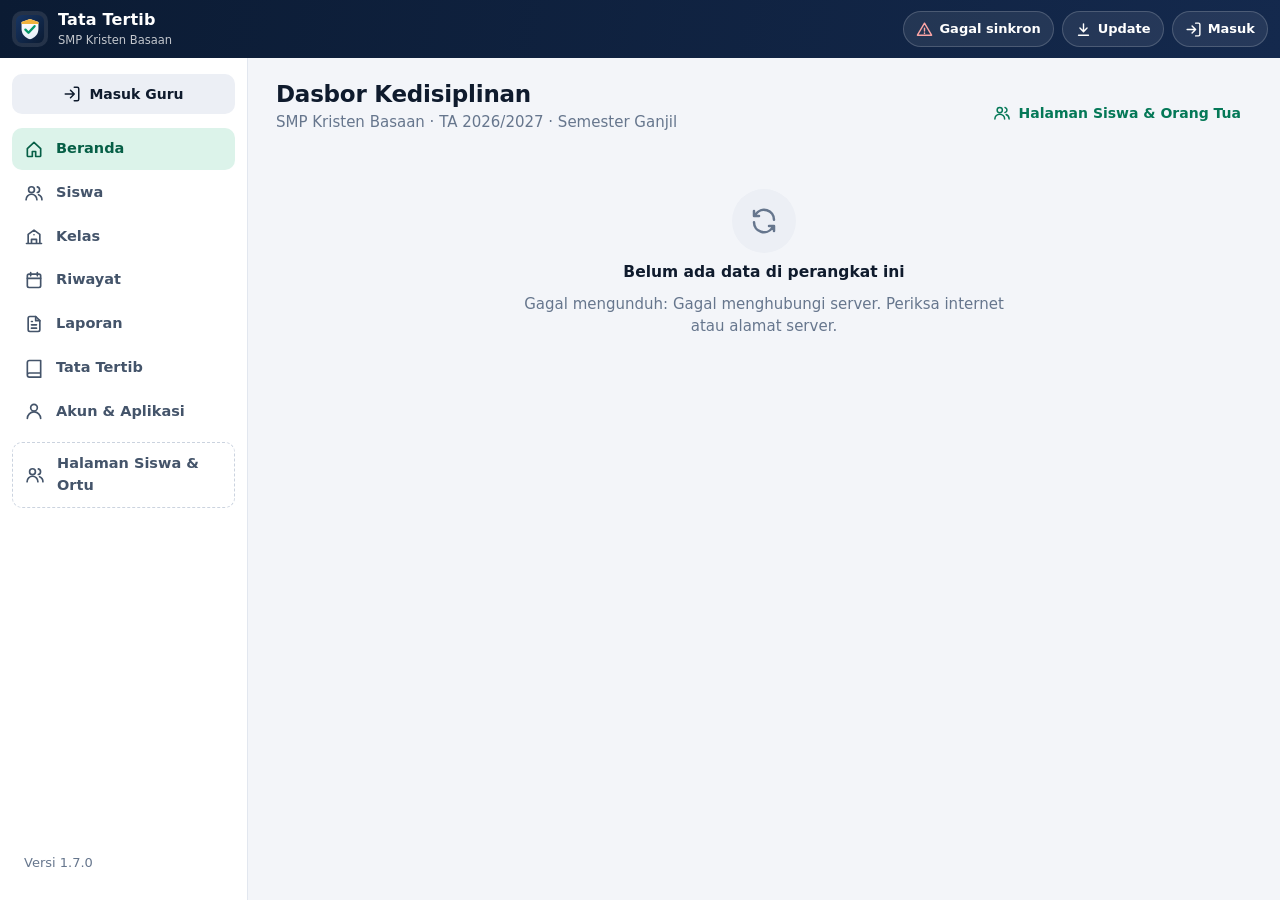
<file: 9. Tata Tertib/index.html>
<!doctype html>
<html lang="id">
<head>
  <meta charset="utf-8">
  <meta name="viewport" content="width=device-width, initial-scale=1, viewport-fit=cover">
  <title>Tata Tertib SMP Kristen Basaan</title>
  <meta name="description" content="Buku Kedisiplinan Siswa digital SMP Kristen Basaan: catat pelanggaran, akumulasi poin, tahap sanksi, BAP, surat peringatan, dan laporan. Berjalan offline.">
  <meta name="theme-color" content="#0B1B33">
  <meta name="apple-mobile-web-app-capable" content="yes">
  <meta name="mobile-web-app-capable" content="yes">
  <meta name="apple-mobile-web-app-status-bar-style" content="black-translucent">
  <meta name="apple-mobile-web-app-title" content="Tatib KRISBA">
  <link rel="manifest" href="manifest.webmanifest">
  <link rel="icon" href="icons/favicon.svg" type="image/svg+xml">
  <link rel="apple-touch-icon" href="icons/apple-touch-icon.png">
  <link rel="stylesheet" href="css/app.css">
</head>
<body>
  <div id="splash"><div class="sp"><img src="icons/favicon.svg" alt=""><span>Tata Tertib · SMP Kristen Basaan</span></div></div>
  <div id="app"></div>
  <div id="print-root" class="docs"></div>
  <noscript><p style="padding:24px">Aplikasi ini membutuhkan JavaScript. Aktifkan JavaScript di browser Anda.</p></noscript>
  <script type="module" src="js/app.js"></script>
</body>
</html>
</file>
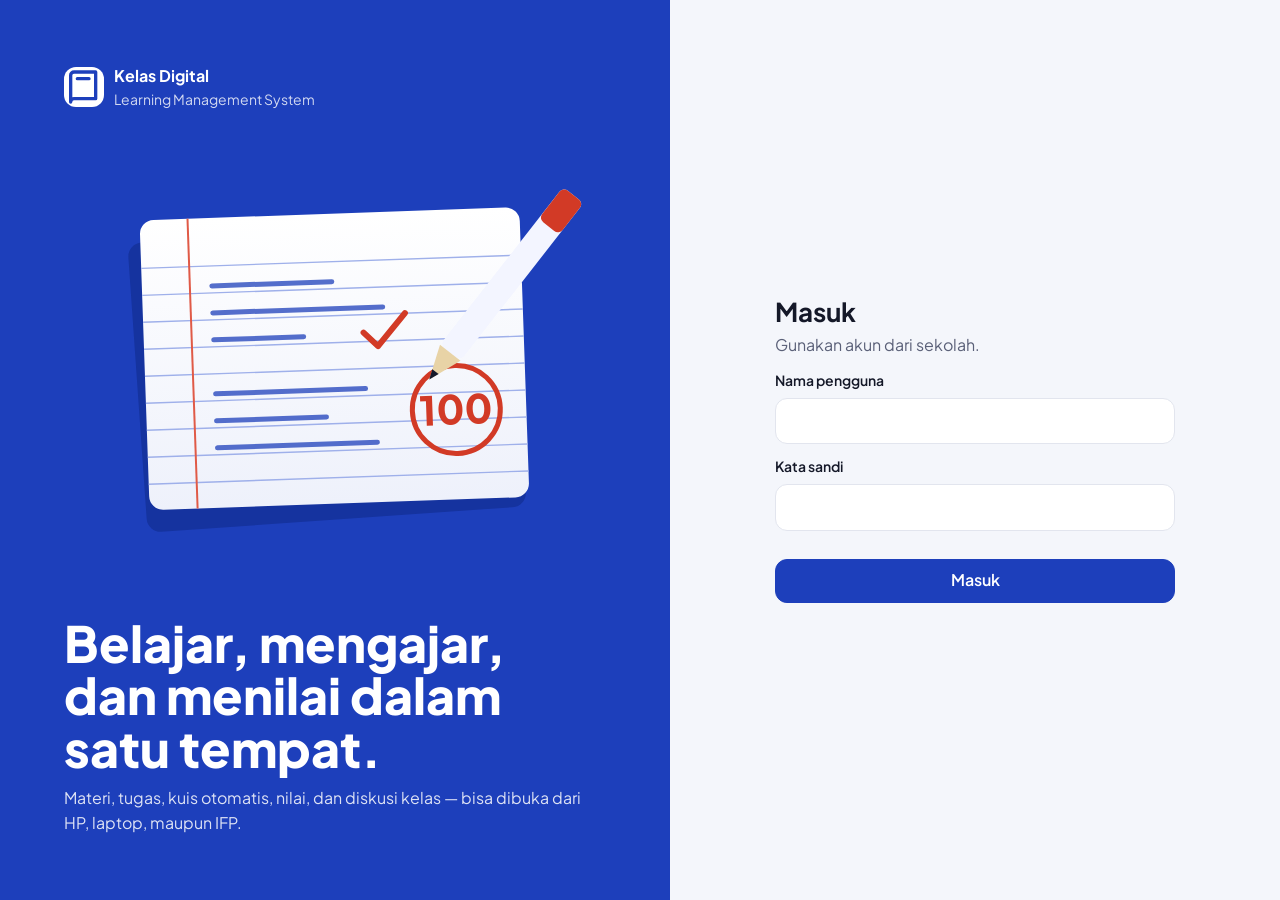
<file: IFP/LMS/index.html>
<!DOCTYPE html>
<html lang="id">
<head>
<meta charset="utf-8">
<meta name="viewport" content="width=device-width,initial-scale=1">
<title>Kelas Digital LMS</title>
<link rel="preconnect" href="https://fonts.googleapis.com">
<link href="https://fonts.googleapis.com/css2?family=Plus+Jakarta+Sans:wght@400;500;600;700;800&display=swap" rel="stylesheet">
<style>
/* VOICE: ramah, rapi, profesional — alat kerja harian guru dan siswa
   IDEA: buku tulis sekolah — garis biru tinta pulpen, garis margin merah, koreksi pena merah
   PICTURE: aplikasi itu sendiri; di halaman masuk, halaman buku bergaris dengan pena dan nilai
   COLOUR and TYPE: putih kertas, biru tinta #1d3fbb, merah pena koreksi; Plus Jakarta Sans
   LAYOUT: sidebar di laptop/IFP, laci + navigasi bawah di HP, kartu satu kolom di bawah 600px */
:root{color-scheme:light dark;
--bg:light-dark(#f4f6fb,#0e1220);--card:light-dark(#fff,#161b2b);--ink:light-dark(#141828,#e9ebf4);
--mute:light-dark(#5a6078,#9aa1ba);--line:light-dark(#e2e5ee,#262d45);--blue:light-dark(#1d3fbb,#8aa2ff);
--bsoft:light-dark(#e9eeff,#1d2750);--red:light-dark(#d23a26,#ff806d);--rsoft:light-dark(#fdecea,#3a1d1b);
--ok:light-dark(#11804a,#4fd18b);--oksoft:light-dark(#e5f6ec,#14301f);--warn:light-dark(#a86400,#f3b84f);--wsoft:light-dark(#fff3dc,#33280f);
--sh:0 1px 2px rgb(20 24 40/.06),0 4px 14px rgb(20 24 40/.06)}
:root[data-theme=light]{color-scheme:light}:root[data-theme=dark]{color-scheme:dark}
*{box-sizing:border-box;min-width:0}
body{margin:0;background:var(--bg);color:var(--ink);font:16px/1.55 "Plus Jakarta Sans",system-ui,sans-serif;overflow-x:clip}
h1,h2,h3{line-height:1.15;margin:0;text-wrap:balance}h1{font-size:clamp(26px,3.4vw,34px);font-weight:800}h2{font-size:20px;font-weight:700}h3{font-size:16px;font-weight:700}
p{margin:0}a{color:var(--blue)}button,input,select,textarea{font:inherit;color:inherit}
.btn{display:inline-flex;align-items:center;justify-content:center;gap:8px;min-height:44px;padding:0 18px;border-radius:12px;border:1px solid var(--line);background:var(--card);font-weight:600;cursor:pointer;white-space:nowrap}
.btn:hover{border-color:var(--blue)}.btn.pri{background:var(--blue);border-color:var(--blue);color:light-dark(#fff,#0e1220)}.btn.dan{color:var(--red)}.btn.sm{min-height:36px;padding:0 12px;font-size:14px;border-radius:10px}
.btn.ghost{border-color:transparent;background:transparent}
:focus-visible{outline:3px solid var(--blue);outline-offset:2px}
input,select,textarea{width:100%;min-height:44px;padding:10px 12px;border:1px solid var(--line);border-radius:12px;background:var(--card);font-size:16px}
textarea{min-height:110px;resize:vertical}
label{display:block;font-size:14px;font-weight:600;margin:12px 0 6px}
.muted{color:var(--mute)}.sm{font-size:14px}.xs{font-size:13px}
.row{display:flex;gap:10px;align-items:center;flex-wrap:wrap}.sp{flex:1}
.card{background:var(--card);border:1px solid var(--line);border-radius:16px;padding:18px;box-shadow:var(--sh)}
.grid{display:grid;gap:14px}.g2{grid-template-columns:repeat(auto-fit,minmax(min(100%,320px),1fr))}.g4{grid-template-columns:repeat(auto-fit,minmax(min(100%,160px),1fr))}
.tag{display:inline-flex;align-items:center;gap:4px;padding:2px 10px;border-radius:99px;font-size:13px;font-weight:600;background:var(--bsoft);color:var(--blue);white-space:nowrap}
.tag.ok{background:var(--oksoft);color:var(--ok)}.tag.red{background:var(--rsoft);color:var(--red)}.tag.warn{background:var(--wsoft);color:var(--warn)}.tag.grey{background:var(--line);color:var(--mute)}
.empty{text-align:center;padding:36px 16px;color:var(--mute);border:2px dashed var(--line);border-radius:16px}
/* login */
.login{min-height:100vh;display:grid;grid-template-columns:minmax(0,1.1fr) minmax(0,1fr)}
.paper{background:var(--blue);color:#fff;padding:clamp(28px,5vw,64px);display:flex;flex-direction:column;justify-content:space-between;gap:28px;position:relative;overflow:hidden}
.paper svg{width:100%;max-width:520px;height:auto;align-self:center}
.paper h1{font-size:clamp(32px,4.4vw,50px);line-height:1.05}
.lform{display:flex;align-items:center;justify-content:center;padding:clamp(24px,5vw,64px)}
.lform form{width:100%;max-width:400px}
.demo{display:grid;grid-template-columns:repeat(3,minmax(0,1fr));gap:8px;margin-top:8px}
.demo button{min-height:56px;border:1px solid var(--line);border-radius:12px;background:var(--card);cursor:pointer;font-size:13px;line-height:1.25}
.demo b{display:block;font-size:14px}
/* shell */
.shell{display:grid;grid-template-columns:256px minmax(0,1fr);min-height:100vh}
.side{position:sticky;top:0;height:100vh;background:var(--card);border-right:1px solid var(--line);padding:18px 14px;display:flex;flex-direction:column;gap:4px;overflow-y:auto}
.brand{display:flex;gap:10px;align-items:center;padding:4px 8px 16px}.logo{width:40px;height:40px;border-radius:12px;background:var(--blue);display:grid;place-items:center;flex:none}
.brand b{display:block;line-height:1.2}.brand span{font-size:13px;color:var(--mute)}
.nav{display:flex;align-items:center;gap:12px;min-height:46px;padding:0 12px;border-radius:12px;border:0;background:none;width:100%;text-align:left;cursor:pointer;font-weight:600;color:var(--mute)}
.nav:hover{background:var(--bg);color:var(--ink)}.nav.on{background:var(--bsoft);color:var(--blue)}
.nav svg,.bnav svg{width:22px;height:22px;flex:none}
.me{margin-top:auto;display:flex;gap:10px;align-items:center;padding:12px 8px;border-top:1px solid var(--line)}
.av{width:38px;height:38px;border-radius:50%;display:grid;place-items:center;font-weight:700;font-size:14px;background:var(--bsoft);color:var(--blue);flex:none}
.top{position:sticky;top:0;z-index:20;display:flex;align-items:center;gap:12px;padding:12px max(3vw,16px);background:color-mix(in srgb,var(--bg) 88%,transparent);backdrop-filter:blur(8px);border-bottom:1px solid var(--line)}
.main{padding:22px max(3vw,16px) 100px;max-width:1240px;width:100%}
.ham{display:none}
.bnav{display:none}
.stat b{display:block;font-size:clamp(26px,4vw,34px);font-weight:800;line-height:1.1}
.stat .ic{width:40px;height:40px;border-radius:12px;display:grid;place-items:center;background:var(--bsoft);color:var(--blue);margin-bottom:10px}
.list{display:flex;flex-direction:column}.li{display:flex;gap:12px;align-items:center;padding:12px 0;border-top:1px solid var(--line)}.li:first-child{border-top:0}
.course{border-radius:16px;overflow:hidden;background:var(--card);border:1px solid var(--line);box-shadow:var(--sh);cursor:pointer;text-align:left;padding:0;display:flex;flex-direction:column}
.course .cv{padding:18px;color:#fff;min-height:112px;display:flex;flex-direction:column;justify-content:space-between;background-image:repeating-linear-gradient(transparent 0 23px,rgb(255 255 255/.16) 23px 24px)}
.course .cb{padding:14px 18px;display:flex;gap:8px;flex-wrap:wrap;align-items:center}
.banner{border-radius:18px;padding:22px;color:#fff;background-image:repeating-linear-gradient(transparent 0 27px,rgb(255 255 255/.16) 27px 28px);margin-bottom:14px}
.tabs{display:flex;gap:4px;overflow-x:auto;border-bottom:1px solid var(--line);margin-bottom:16px;scrollbar-width:none}
.tab{flex:none;min-height:46px;padding:0 14px;border:0;background:none;font-weight:600;color:var(--mute);cursor:pointer;border-bottom:3px solid transparent}
.tab.on{color:var(--blue);border-color:var(--blue)}
.item{display:flex;gap:14px;align-items:flex-start}.item .ic{width:42px;height:42px;border-radius:12px;display:grid;place-items:center;flex:none;background:var(--bsoft);color:var(--blue)}
.body{white-space:pre-wrap;overflow-wrap:anywhere}
.img{max-width:100%;border-radius:12px;border:1px solid var(--line);margin-top:10px;display:block}
.scroll{overflow-x:auto}
table{width:100%;border-collapse:collapse;font-size:15px}th,td{padding:10px 12px;border-bottom:1px solid var(--line);text-align:left;vertical-align:middle}th{font-size:13px;color:var(--mute);font-weight:600;white-space:nowrap;background:var(--bg)}
td.n,th.n{text-align:right;font-variant-numeric:tabular-nums}
.cell{min-width:52px;min-height:36px;border:1px dashed var(--line);border-radius:8px;background:none;cursor:pointer;font-weight:700}
/* modal */
.ov{position:fixed;inset:0;z-index:60;background:rgb(10 12 22/.5);display:flex;align-items:center;justify-content:center;padding:16px}
.md{background:var(--card);border-radius:20px;width:100%;max-width:620px;max-height:calc(100vh - 32px);display:flex;flex-direction:column;box-shadow:0 20px 60px rgb(0 0 0/.3)}
.md.wide{max-width:900px}
.mh{display:flex;align-items:center;gap:10px;padding:16px 20px;border-bottom:1px solid var(--line)}.mb{padding:4px 20px 20px;overflow-y:auto}.mf{display:flex;gap:10px;justify-content:flex-end;padding:14px 20px;border-top:1px solid var(--line);flex-wrap:wrap}
.qb{border:1px solid var(--line);border-radius:14px;padding:14px;margin-top:14px}
.opt{display:flex;gap:12px;align-items:center;width:100%;min-height:52px;padding:10px 14px;margin-top:10px;border:2px solid var(--line);border-radius:14px;background:var(--card);cursor:pointer;text-align:left;font-size:16px}
.opt.on{border-color:var(--blue);background:var(--bsoft)}.opt.ok{border-color:var(--ok);background:var(--oksoft)}.opt.no{border-color:var(--red);background:var(--rsoft)}
.opt i{font-style:normal;width:30px;height:30px;border-radius:50%;display:grid;place-items:center;background:var(--bg);font-weight:700;flex:none}
.nums{display:flex;flex-wrap:wrap;gap:6px}.nums button{width:40px;height:40px;border-radius:10px;border:1px solid var(--line);background:var(--card);cursor:pointer;font-weight:700}
.nums .d{background:var(--blue);color:light-dark(#fff,#0e1220);border-color:var(--blue)}.nums .c{outline:3px solid var(--red)}
.timer{font-variant-numeric:tabular-nums;font-weight:800;font-size:20px}
.toast{position:fixed;left:50%;bottom:88px;transform:translateX(-50%);z-index:90;background:var(--ink);color:var(--bg);padding:12px 18px;border-radius:12px;font-weight:600;box-shadow:var(--sh);max-width:90vw}
.bar{height:8px;border-radius:9px;background:var(--line);overflow:hidden}.bar i{display:block;height:100%;background:var(--blue);border-radius:9px}
.reply{margin:10px 0 0 22px;padding-left:14px;border-left:3px solid var(--line)}
#busy{position:fixed;inset:0;z-index:95;display:grid;place-items:center;background:rgb(10 12 22/.16)}#busy[hidden]{display:none}
.spin{width:46px;height:46px;border-radius:50%;border:5px solid var(--bsoft);border-top-color:var(--blue);animation:sp .8s linear infinite}@keyframes sp{to{transform:rotate(360deg)}}
@media(max-width:900px){
 .shell{grid-template-columns:minmax(0,1fr)}
 .side{position:fixed;left:0;top:0;z-index:70;width:280px;transform:translateX(-105%);transition:transform .2s}
 .side.open{transform:none;box-shadow:0 0 0 100vmax rgb(10 12 22/.45)}
 .ham{display:inline-flex}
 .bnav{display:grid;grid-template-columns:repeat(5,minmax(0,1fr));position:fixed;left:0;right:0;bottom:0;z-index:30;background:var(--card);border-top:1px solid var(--line);padding:4px 4px max(4px,env(safe-area-inset-bottom))}
 .bnav button{border:0;background:none;display:flex;flex-direction:column;align-items:center;gap:2px;min-height:54px;justify-content:center;font-size:12px;font-weight:600;color:var(--mute);cursor:pointer}
 .bnav .on{color:var(--blue)}
 .login{grid-template-columns:minmax(0,1fr)}.paper svg{max-width:340px}
}
@media(max-width:600px){
 .main{padding-top:16px}.card{padding:14px}.md{border-radius:18px 18px 0 0;max-height:94vh}.ov{align-items:flex-end;padding:0}
 table{font-size:13px}.stack thead{display:none}.stack tr{display:grid;padding-block:10px;border-bottom:1px solid var(--line)}.stack td{display:flow-root;border:0;padding:3px 0;padding-inline-start:8em;text-align:start}.stack td::before{content:attr(data-l);float:inline-start;width:7.5em;margin-inline-start:-8em;color:var(--mute);font-weight:600}.stack td:empty{display:none}
}
@media(prefers-reduced-motion:reduce){*{transition:none!important}}
</style>
<script>new MutationObserver(()=>{for(const c of document.querySelectorAll('.stack td:not([data-l])')){let i=0,p=c;while(p=p.previousElementSibling)i+=p.colSpan;c.dataset.l=c.closest('table').rows[0].cells[i]?.textContent||''}}).observe(document,{childList:true,subtree:true})</script>
</head>
<body>
<div id="app"></div>
<script src="config.js"></script>
<div id="modal"></div>
<script>
{
const KEY='kelasdigital_lms_v1';
const $=s=>document.querySelector(s);
const esc=v=>String(v??'').replace(/[&<>"']/g,c=>({'&':'&amp;','<':'&lt;','>':'&gt;','"':'&quot;',"'":'&#39;'}[c]));
const uid=()=>Math.random().toString(36).slice(2,9)+Date.now().toString(36).slice(-3);
const pad=n=>String(n).padStart(2,'0');
const dl=d=>`${d.getFullYear()}-${pad(d.getMonth()+1)}-${pad(d.getDate())}T${pad(d.getHours())}:${pad(d.getMinutes())}`;
const plus=(days,h=23,m=59)=>{const d=new Date();d.setDate(d.getDate()+days);d.setHours(h,m,0,0);return dl(d)};
const now=()=>dl(new Date());
const fmt=d=>d?new Date(d).toLocaleString('id-ID',{day:'numeric',month:'short',year:'numeric',hour:'2-digit',minute:'2-digit'}):'-';
const fmtD=d=>new Date(d).toLocaleDateString('id-ID',{weekday:'long',day:'numeric',month:'long',year:'numeric'});
const ini=n=>String(n||'?').split(' ').map(w=>w[0]).slice(0,2).join('').toUpperCase();
const safeUrl=u=>/^https?:\/\//i.test(u||'')?u:'';
const safeImg=u=>/^(data:image\/(png|jpe?g|webp|gif);base64,|https:\/\/)/i.test(u||'')?u:'';
const COLORS=['#1d3fbb','#d23a26','#0f7b6c','#8a4b08','#3d4a5c','#a3146b','#2f6b1f'];

/* ---------- ikon ---------- */
const P={home:'M3 11l9-7 9 7v9a1 1 0 0 1-1 1h-5v-6H9v6H4a1 1 0 0 1-1-1z',book:'M4 5a2 2 0 0 1 2-2h13v16H6a2 2 0 0 0-2 2zM4 21V5M8 7h7',grade:'M4 20V10M10 20V4M16 20v-7M22 20H2',cal:'M4 6h16v15H4zM4 10h16M8 3v5M16 3v5',bell:'M6 16V11a6 6 0 0 1 12 0v5l2 2H4zM10 21h4',users:'M9 11a4 4 0 1 0 0-8 4 4 0 0 0 0 8zM2 21a7 7 0 0 1 14 0M17 4a4 4 0 0 1 0 7M19 14a6 6 0 0 1 3 7',set:'M12 15a3 3 0 1 0 0-6 3 3 0 0 0 0 6zM19.4 15a1.7 1.7 0 0 0 .3 1.8l.1.1a2 2 0 1 1-2.8 2.8l-.1-.1a1.7 1.7 0 0 0-2.9 1.2V21a2 2 0 1 1-4 0v-.1A1.7 1.7 0 0 0 7 19.4l-.1.1a2 2 0 1 1-2.8-2.8l.1-.1A1.7 1.7 0 0 0 3 13.7H3a2 2 0 1 1 0-4h.1A1.7 1.7 0 0 0 4.6 7l-.1-.1a2 2 0 1 1 2.8-2.8l.1.1A1.7 1.7 0 0 0 10.3 3V3a2 2 0 1 1 4 0v.1a1.7 1.7 0 0 0 2.9 1.2l.1-.1a2 2 0 1 1 2.8 2.8l-.1.1a1.7 1.7 0 0 0 1.2 2.9H21a2 2 0 1 1 0 4h-.1a1.7 1.7 0 0 0-1.5 1z',doc:'M6 2h9l5 5v15H6zM14 2v6h6M9 13h8M9 17h8',task:'M9 11l3 3 8-8M20 12v8H4V4h11',quiz:'M9 9a3 3 0 1 1 4 2.8c-.6.3-1 .9-1 1.6V15M12 19h.01M12 22a10 10 0 1 0 0-20 10 10 0 0 0 0 20z',chat:'M21 12a8 8 0 0 1-11.6 7.1L4 21l1.9-5.4A8 8 0 1 1 21 12z',plus:'M12 5v14M5 12h14',menu:'M4 7h16M4 12h16M4 17h16',out:'M15 4h4v16h-4M10 8l-4 4 4 4M6 12h11',x:'M6 6l12 12M18 6L6 18',back:'M15 18l-6-6 6-6',edit:'M4 20h4L19 9l-4-4L4 16zM14 6l4 4',trash:'M4 7h16M9 7V4h6v3M6 7l1 14h10l1-14',link:'M10 14a4 4 0 0 0 5.7 0l3-3a4 4 0 0 0-5.7-5.7l-1 1M14 10a4 4 0 0 0-5.7 0l-3 3a4 4 0 0 0 5.7 5.7l1-1',clock:'M12 22a10 10 0 1 0 0-20 10 10 0 0 0 0 20zM12 6v6l4 2',sync:'M21 12a9 9 0 0 1-15.5 6.3L3 16M3 12a9 9 0 0 1 15.5-6.3L21 8M21 3v5h-5M3 21v-5h5',key:'M14 10a4 4 0 1 0-1.2 2.8L21 21M17 17l2-2'};
const I=(n,s=20)=>`<svg viewBox="0 0 24 24" width="${s}" height="${s}" fill="none" stroke="currentColor" stroke-width="2" stroke-linecap="round" stroke-linejoin="round" aria-hidden="true"><path d="${P[n]}"/></svg>`;

/* ---------- koneksi ke backend Spreadsheet ---------- */
const CFG=window.LMS_CONFIG||{};
const ls={get:k=>{try{return localStorage.getItem(KEY+k)}catch(e){return null}},set:(k,v)=>{try{v==null?localStorage.removeItem(KEY+k):localStorage.setItem(KEY+k,v)}catch(e){}}};
let API=(CFG.API_URL||'').trim()||ls.get('_api')||'';
const EMPTY={sekolah:'',users:[],courses:[],materi:[],tugas:[],kumpul:[],kuis:[],hasil:[],diskusi:[],pengumuman:[],sheetUrl:''};
let db=EMPTY;try{db=JSON.parse(ls.get('_db'))||EMPTY}catch(e){}
let token=ls.get('_tok'),meId=ls.get('_me');
let busyN=0;
function busy(on){busyN+=on?1:-1;let b=$('#busy');if(!b){b=document.createElement('div');b.id='busy';b.innerHTML='<div class="spin" role="status" aria-label="Memproses"></div>';document.body.append(b)}b.hidden=busyN<=0}
async function api(action,data,{quiet=false}={}){
 if(!API)throw new Error('Alamat backend belum diatur.');
 if(!quiet)busy(true);
 try{
  const r=await fetch(API,{method:'POST',headers:{'Content-Type':'text/plain;charset=utf-8'},body:JSON.stringify({action,token,...(action==='login'?data:{data})})});
  let j;try{j=await r.json()}catch(e){throw new Error('Balasan server tidak valid. Periksa URL Aplikasi Web & akses "Siapa saja".')}
  if(!j.ok){if(j.error==='SESI_HABIS'){logoutLocal();render();throw new Error('Sesi berakhir, silakan masuk lagi.')}throw new Error(j.error||'Terjadi kesalahan')}
  if(j.db){db=j.db;ls.set('_db',JSON.stringify(db))}
  return j;
 }catch(e){if(e instanceof TypeError)throw new Error('Tidak bisa terhubung ke server. Periksa internet.');throw e}
 finally{if(!quiet)busy(false)}
}
function logoutLocal(){token=meId=null;db=EMPTY;ls.set('_tok',null);ls.set('_me',null);ls.set('_db',null)}
/* jalankan aksi, lalu gambar ulang; kembalikan false bila gagal (modal tetap terbuka) */
async function run(action,data,msg){try{const j=await api(action,data);if(msg||j.pesan)toast(j.pesan||msg);render();return j}catch(e){toast(e.message);return false}}
const S={v:'home',cid:null,tab:'materi',nilaiC:null,uq:'',ur:'semua'};
const me=()=>db.users.find(u=>u.id===meId);
const user=id=>db.users.find(u=>u.id===id)||{nama:'(pengguna dihapus)',role:''};
const course=id=>db.courses.find(c=>c.id===id);
const isG=()=>['guru','admin'].includes(me()?.role);
const myCourses=()=>{const m=me();if(!m)return[];if(m.role==='admin')return db.courses;if(m.role==='guru')return db.courses.filter(c=>c.guruId===m.id);return db.courses.filter(c=>c.siswa.includes(m.id))};
const canEdit=c=>me().role==='admin'||c.guruId===me().id;
const subOf=(tid,sid)=>db.kumpul.find(k=>k.tugasId===tid&&k.siswaId===sid);
const resOf=(qid,sid)=>db.hasil.find(h=>h.kuisId===qid&&h.siswaId===sid);
const avg=a=>a.length?Math.round(a.reduce((x,y)=>x+y,0)/a.length):null;

let tt;function toast(m){clearTimeout(tt);let t=$('.toast');if(!t){t=document.createElement('div');t.className='toast';t.setAttribute('role','status');document.body.append(t)}t.textContent=m;t.hidden=false;tt=setTimeout(()=>t.hidden=true,2600)}

/* ---------- modal ---------- */
let mSubmit=null;
function modal(title,body,{ok='Simpan',onOk=null,wide=false,foot=null}={}){
 mSubmit=onOk;
 $('#modal').innerHTML=`<div class="ov" data-a="ovclose"><form class="md ${wide?'wide':''}" id="mform" novalidate><div class="mh"><h2 class="sp">${esc(title)}</h2><button type="button" class="btn ghost sm" data-a="mclose" aria-label="Tutup">${I('x')}</button></div><div class="mb">${body}</div>${foot!==null?foot:onOk?`<div class="mf"><button type="button" class="btn" data-a="mclose">Batal</button><button class="btn pri">${esc(ok)}</button></div>`:''}</form></div>`;
 setTimeout(()=>$('#mform input:not([type=hidden]),#mform textarea')?.focus(),30);
}
const closeM=()=>{$('#modal').innerHTML='';mSubmit=null;stopTimer();QS=null};
function ask(msg,fn,ok='Hapus'){modal('Konfirmasi',`<p style="margin-top:14px">${esc(msg)}</p>`,{ok,onOk:async()=>{await fn();return true}})}
document.addEventListener('submit',async e=>{const F=e.target;if(F.id==='mform'){e.preventDefault();if(!mSubmit||F.dataset.busy)return;F.dataset.busy='1';const fd=Object.fromEntries(new FormData(F));let r;try{r=await mSubmit(fd,F)}catch(err){toast(err.message||String(err));r=false}delete F.dataset.busy;if(r!==false&&F.isConnected){closeM();render()}}else if(F.id==='lform'){e.preventDefault();login()}});

function readImg(file){return new Promise((res,rej)=>{if(!file||!file.size)return res('');if(!/^image\//.test(file.type))return rej('bukan gambar');const r=new FileReader();r.onload=()=>{const im=new Image();im.onload=()=>{const s=Math.min(1,1100/Math.max(im.width,im.height));const c=document.createElement('canvas');c.width=Math.round(im.width*s);c.height=Math.round(im.height*s);c.getContext('2d').drawImage(im,0,0,c.width,c.height);res(c.toDataURL('image/jpeg',.72))};im.onerror=rej;im.src=r.result};r.onerror=rej;r.readAsDataURL(file)})}

/* ---------- login ---------- */
function viewLogin(){
 return `<div class="login"><section class="paper">
 <div class="row"><div class="logo" style="background:#fff;color:#1d3fbb">${I('book',22)}</div><div><b>Kelas Digital</b><div style="opacity:.8;font-size:14px">${esc(db.sekolah||'Learning Management System')}</div></div></div>
 <svg viewBox="0 0 520 360" role="img" aria-label="Halaman buku tulis bergaris dengan nilai seratus dan pena">
  <defs><linearGradient id="pg" x1="0" x2="0" y1="0" y2="1"><stop offset="0" stop-color="#fff"/><stop offset="1" stop-color="#eef1fb"/></linearGradient></defs>
  <rect x="62" y="46" width="380" height="290" rx="14" fill="#0d257d" opacity=".45" transform="rotate(-4 250 190)"/>
  <g transform="rotate(-2 250 190)"><rect x="70" y="30" width="380" height="290" rx="14" fill="url(#pg)"/>
  ${Array.from({length:9},(_,i)=>`<line x1="70" x2="450" y1="${78+i*27}" y2="${78+i*27}" stroke="#9fb0ea" stroke-width="1.4"/>`).join('')}
  <line x1="118" x2="118" y1="30" y2="320" stroke="#e05a47" stroke-width="2"/>
  <path d="M140 98h120M140 125h170M140 152h90M140 206h150M140 233h110M140 260h160" stroke="#1d3fbb" stroke-width="5" stroke-linecap="round" opacity=".75"/>
  <path d="M290 150l14 14 28-32" stroke="#d23a26" stroke-width="6" fill="none" stroke-linecap="round" stroke-linejoin="round"/>
  <circle cx="380" cy="230" r="44" fill="none" stroke="#d23a26" stroke-width="5"/><text x="380" y="245" text-anchor="middle" font-size="40" font-weight="800" fill="#d23a26" font-family="Plus Jakarta Sans,sans-serif">100</text></g>
  <g transform="rotate(38 430 110)"><rect x="410" y="-10" width="26" height="200" rx="6" fill="#f3f5ff"/><rect x="410" y="-10" width="26" height="40" rx="6" fill="#d23a26"/><path d="M410 190l13 34 13-34z" fill="#e8d3a6"/><path d="M419 214l4 10 4-10z" fill="#14182b"/></g>
 </svg>
 <div><h1>Belajar, mengajar, dan menilai dalam satu tempat.</h1><p style="opacity:.85;margin-top:12px;max-width:46ch">Materi, tugas, kuis otomatis, nilai, dan diskusi kelas — bisa dibuka dari HP, laptop, maupun IFP.</p></div>
 </section>
 <div class="lform"><form id="lform" autocomplete="on">
  <h2 style="font-size:26px">Masuk</h2><p class="muted" style="margin-top:6px">Gunakan akun dari sekolah.</p>
  <label for="lu">Nama pengguna</label><input id="lu" name="u" autocomplete="username" required>
  <label for="lp">Kata sandi</label><input id="lp" name="p" type="password" autocomplete="current-password" required>
  <p id="lerr" class="sm" style="color:var(--red);min-height:22px;margin-top:6px"></p>
  <button class="btn pri" style="width:100%">Masuk</button>
  ${CFG.API_URL?'':`<details ${API?'':'open'} style="margin-top:18px"><summary class="sm" style="cursor:pointer;color:var(--blue);font-weight:600">Alamat server</summary><label for="lapi">URL Aplikasi Web Apps Script</label><input id="lapi" value="${esc(API)}" placeholder="https://script.google.com/macros/s/…/exec" inputmode="url"><p class="xs muted" style="margin-top:6px">Cukup diisi sekali. Agar siswa tidak perlu mengisi, tempel URL ini di file config.js.</p></details>`}
 </form></div></div>`;
}
async function login(){const u=$('#lu').value.trim(),p=$('#lp').value,er=$('#lerr');er.textContent='';const ap=$('#lapi');if(ap&&ap.value.trim()!==API){const v=ap.value.trim();if(!/^https:\/\/script\.google\.com\/.+\/exec$/.test(v)){er.textContent='URL server harus berbentuk https://script.google.com/…/exec';return}API=v;ls.set('_api',v)}if(!API){er.textContent='Isi dulu alamat server.';$('details')?.setAttribute('open','');return}if(!u||!p){er.textContent='Isi nama pengguna dan kata sandi.';return}
 try{const j=await api('login',{username:u,password:p});token=j.token;meId=j.meId;ls.set('_tok',token);ls.set('_me',meId);S.v='home';render();toast('Selamat datang, '+me().nama.split(',')[0])}catch(e){er.textContent=e.message}}

/* ---------- kerangka ---------- */
const NAV={admin:[['home','Beranda','home'],['kelas','Kelas','book'],['pengguna','Pengguna','users'],['nilai','Nilai','grade'],['umum','Pengumuman','bell'],['set','Pengaturan','set']],
 guru:[['home','Beranda','home'],['kelas','Kelas','book'],['nilai','Buku Nilai','grade'],['agenda','Agenda','cal'],['umum','Pengumuman','bell'],['set','Pengaturan','set']],
 siswa:[['home','Beranda','home'],['kelas','Kelas Saya','book'],['nilai','Nilai Saya','grade'],['agenda','Agenda','cal'],['umum','Pengumuman','bell'],['set','Akun','set']]};
const ROLE={admin:'Administrator',guru:'Guru',siswa:'Siswa'};
function render(){
 const m=me();if(!m){$('#app').innerHTML=viewLogin();return}
 const nav=NAV[m.role];const cur=S.v==='course'?'kelas':S.v;
 const title=S.v==='course'?(course(S.cid)?.nama||'Kelas'):(nav.find(n=>n[0]===S.v)||[])[1]||'';
 $('#app').innerHTML=`<div class="shell"><aside class="side" id="side">
  <div class="brand"><div class="logo" style="color:#fff">${I('book',22)}</div><div><b>Kelas Digital</b><span>${esc(db.sekolah)}</span></div></div>
  ${nav.map(([v,l,i])=>`<button class="nav ${cur===v?'on':''}" data-a="go" data-id="${v}">${I(i)}${l}</button>`).join('')}
  <div class="me"><div class="av">${esc(ini(m.nama))}</div><div class="sp"><b class="sm" style="display:block;line-height:1.2">${esc(m.nama)}</b><span class="xs muted">${ROLE[m.role]}${m.kelas?' · '+esc(m.kelas):''}</span></div><button class="btn ghost sm" data-a="logout" aria-label="Keluar" title="Keluar">${I('out')}</button></div>
 </aside>
 <div><header class="top"><button class="btn ghost sm ham" data-a="ham" aria-label="Menu">${I('menu',22)}</button>${S.v==='course'?`<button class="btn ghost sm" data-a="go" data-id="kelas" aria-label="Kembali">${I('back')}</button>`:''}<h2 class="sp" style="white-space:nowrap;overflow:hidden;text-overflow:ellipsis">${esc(title)}</h2><button class="btn ghost sm" data-a="refresh" aria-label="Muat ulang data" title="Muat ulang data">${I('sync')}</button><div class="av" title="${esc(m.nama)}">${esc(ini(m.nama))}</div></header>
 <main class="main" id="main">${(V[S.v]||V.home)()}</main></div>
 <nav class="bnav">${nav.slice(0,4).map(([v,l,i])=>`<button class="${cur===v?'on':''}" data-a="go" data-id="${v}">${I(i)}<span>${l.split(' ')[0]}</span></button>`).join('')}<button data-a="ham">${I('menu')}<span>Lainnya</span></button></nav></div>`;
}

/* ---------- tampilan ---------- */
const stat=(ic,n,l)=>`<div class="card stat"><div class="ic">${I(ic)}</div><b>${esc(n)}</b><span class="muted sm">${esc(l)}</span></div>`;
const courseCard=c=>{const g=user(c.guruId);return `<button class="course" data-a="open" data-id="${c.id}"><div class="cv" style="background-color:${esc(c.warna)}"><div><h3 style="font-size:19px">${esc(c.nama)}</h3><span style="opacity:.9;font-size:14px">${esc(c.kelas)}</span></div><span style="font-size:14px;opacity:.95">${esc(g.nama)}</span></div><div class="cb"><span class="tag grey">${c.siswa.length} siswa</span><span class="tag grey">${db.tugas.filter(t=>t.courseId===c.id).length} tugas</span><span class="tag grey">${db.materi.filter(t=>t.courseId===c.id).length} materi</span></div></button>`};
function visibleAnn(){const m=me();const ids=myCourses().map(c=>c.id);return db.pengumuman.filter(p=>m.role==='admin'||!p.courseId||ids.includes(p.courseId)).sort((a,b)=>b.tgl.localeCompare(a.tgl))}
function tugasStatus(t,sid){const k=subOf(t.id,sid);if(k&&k.nilai!=null)return['ok','Nilai '+k.nilai];if(k)return[k.tgl>t.deadline?'warn':'','Dikumpulkan'+(k.tgl>t.deadline?' (terlambat)':'')];return t.deadline<now()?['red','Belum — lewat tenggat']:['grey','Belum dikumpulkan']}

const V={};
V.home=()=>{
 const m=me(),cs=myCourses(),ids=cs.map(c=>c.id),h=new Date().getHours();
 const salam=h<11?'Selamat pagi':h<15?'Selamat siang':h<18?'Selamat sore':'Selamat malam';
 let stats='',focus='';
 if(m.role==='admin'){
  stats=stat('users',db.users.length,'Pengguna')+stat('edit',db.users.filter(u=>u.role==='guru').length,'Guru')+stat('users',db.users.filter(u=>u.role==='siswa').length,'Siswa')+stat('book',db.courses.length,'Kelas');
  focus=`<div class="card"><h3>Kelas terbaru</h3><div class="list" style="margin-top:8px">${db.courses.slice(-5).reverse().map(c=>`<div class="li"><div class="sp"><b>${esc(c.nama)} — ${esc(c.kelas)}</b><div class="xs muted">${esc(user(c.guruId).nama)} · ${c.siswa.length} siswa</div></div><button class="btn sm" data-a="open" data-id="${c.id}">Buka</button></div>`).join('')||'<p class="muted">Belum ada kelas.</p>'}</div></div>`;
 }else if(m.role==='guru'){
  const tg=db.tugas.filter(t=>ids.includes(t.courseId)),tid=tg.map(t=>t.id);
  const belum=db.kumpul.filter(k=>tid.includes(k.tugasId)&&k.nilai==null);
  stats=stat('book',cs.length,'Kelas diampu')+stat('users',new Set(cs.flatMap(c=>c.siswa)).size,'Siswa')+stat('task',belum.length,'Tugas perlu dinilai')+stat('quiz',db.kuis.filter(q=>ids.includes(q.courseId)&&q.buka).length,'Kuis dibuka');
  focus=`<div class="card"><h3>Perlu dinilai</h3><div class="list" style="margin-top:8px">${belum.slice(0,6).map(k=>{const t=db.tugas.find(x=>x.id===k.tugasId);return `<div class="li"><div class="av">${esc(ini(user(k.siswaId).nama))}</div><div class="sp"><b class="sm">${esc(user(k.siswaId).nama)}</b><div class="xs muted">${esc(t.judul)} · ${fmt(k.tgl)}</div></div><button class="btn sm pri" data-a="grade" data-id="${k.id}">Nilai</button></div>`}).join('')||'<p class="muted" style="padding:10px 0">Semua tugas sudah dinilai. 👍</p>'}</div></div>`;
 }else{
  const tg=db.tugas.filter(t=>ids.includes(t.courseId));
  const todo=tg.filter(t=>!subOf(t.id,m.id)).sort((a,b)=>a.deadline.localeCompare(b.deadline));
  const nil=[...db.kumpul.filter(k=>k.siswaId===m.id&&k.nilai!=null).map(k=>+k.nilai),...db.hasil.filter(x=>x.siswaId===m.id).map(x=>x.skor)];
  const qa=db.kuis.filter(q=>ids.includes(q.courseId)&&q.buka&&!resOf(q.id,m.id));
  stats=stat('book',cs.length,'Kelas diikuti')+stat('task',todo.length,'Tugas belum dikumpul')+stat('quiz',qa.length,'Kuis menunggu')+stat('grade',avg(nil)??'-','Rata-rata nilai');
  focus=`<div class="card"><h3>Yang harus dikerjakan</h3><div class="list" style="margin-top:8px">${[...qa.map(q=>`<div class="li"><div class="item"><div class="ic">${I('quiz')}</div></div><div class="sp"><b class="sm">${esc(q.judul)}</b><div class="xs muted">${esc(course(q.courseId).nama)} · ${q.durasi} menit</div></div><button class="btn sm pri" data-a="startq" data-id="${q.id}">Mulai</button></div>`),...todo.slice(0,6).map(t=>{const late=t.deadline<now();return `<div class="li"><div class="item"><div class="ic">${I('task')}</div></div><div class="sp"><b class="sm">${esc(t.judul)}</b><div class="xs ${late?'':'muted'}" style="${late?'color:var(--red)':''}">${esc(course(t.courseId).nama)} · tenggat ${fmt(t.deadline)}</div></div><button class="btn sm" data-a="submit" data-id="${t.id}">Kerjakan</button></div>`})].join('')||'<p class="muted" style="padding:10px 0">Tidak ada tugas tertunda. Kerja bagus!</p>'}</div></div>`;
 }
 const ann=visibleAnn().slice(0,3);
 return `<div style="margin-bottom:18px"><h1>${salam}, ${esc(m.nama.split(',')[0].split(' ')[0])}</h1><p class="muted" style="margin-top:4px">${fmtD(new Date())}</p></div>
 <div class="grid g4">${stats}</div>
 <div class="grid g2" style="margin-top:14px">${focus}
 <div class="card"><div class="row"><h3 class="sp">Pengumuman</h3><button class="btn ghost sm" data-a="go" data-id="umum">Semua</button></div><div class="list">${ann.map(p=>`<div class="li" style="align-items:flex-start"><div class="item"><div class="ic">${I('bell')}</div></div><div class="sp"><b class="sm">${esc(p.judul)}</b><p class="xs muted">${p.courseId?esc(course(p.courseId)?.nama||''):'Semua'} · ${fmt(p.tgl)}</p><p class="sm" style="margin-top:4px">${esc(p.isi.slice(0,140))}${p.isi.length>140?'…':''}</p></div></div>`).join('')||'<p class="muted">Belum ada pengumuman.</p>'}</div></div></div>
 ${m.role!=='admin'?`<div class="row" style="margin:26px 0 12px"><h2 class="sp">Kelas</h2><button class="btn ghost sm" data-a="go" data-id="kelas">Lihat semua</button></div><div class="grid g2">${cs.slice(0,4).map(courseCard).join('')||'<div class="empty">Belum ada kelas.</div>'}</div>`:''}`;
};

V.kelas=()=>{const m=me(),cs=myCourses();
 return `<div class="row" style="margin-bottom:16px"><div class="sp"><h1>${m.role==='siswa'?'Kelas Saya':'Kelas'}</h1><p class="muted">${cs.length} kelas</p></div>
 ${m.role==='siswa'?`<button class="btn pri" data-a="join">${I('plus')}Gabung kelas</button>`:`<button class="btn pri" data-a="newc">${I('plus')}Buat kelas</button>`}</div>
 <div class="grid g2">${cs.map(courseCard).join('')||`<div class="empty">${m.role==='siswa'?'Belum bergabung ke kelas. Minta kode kelas ke guru, lalu tekan “Gabung kelas”.':'Belum ada kelas. Tekan “Buat kelas” untuk memulai.'}</div>`}</div>`};

V.course=()=>{const c=course(S.cid);if(!c){S.v='kelas';return V.kelas()}
 const g=isG()&&canEdit(c);const tabs=[['materi','Materi'],['tugas','Tugas'],['kuis','Kuis'],['diskusi','Diskusi'],['anggota','Anggota']];if(g)tabs.push(['nilai','Nilai']);
 return `<div class="banner" style="background-color:${esc(c.warna)}"><div class="row" style="align-items:flex-start"><div class="sp"><h1 style="color:#fff">${esc(c.nama)} <span style="font-weight:500;opacity:.85">· ${esc(c.kelas)}</span></h1><p style="opacity:.9;margin-top:6px">${esc(user(c.guruId).nama)}</p><p style="opacity:.85;margin-top:8px;max-width:70ch" class="sm">${esc(c.deskripsi)}</p></div>
 ${g?`<div class="row"><span class="tag" style="background:rgb(255 255 255/.2);color:#fff">Kode: ${esc(c.kode)}</span><button class="btn sm" data-a="editc" data-id="${c.id}">${I('edit',16)}Ubah</button></div>`:''}</div></div>
 <div class="tabs" role="tablist">${tabs.map(([k,l])=>`<button class="tab ${S.tab===k?'on':''}" role="tab" aria-selected="${S.tab===k}" data-a="tab" data-id="${k}">${l}</button>`).join('')}</div>
 ${(T[S.tab]||T.materi)(c,g)}`};

const T={};
T.materi=(c,g)=>{const l=db.materi.filter(x=>x.courseId===c.id).sort((a,b)=>b.tgl.localeCompare(a.tgl));
 return `${g?`<div class="row" style="margin-bottom:14px"><span class="sp"></span><button class="btn pri" data-a="newm">${I('plus')}Tambah materi</button></div>`:''}
 <div class="grid">${l.map(x=>`<article class="card"><div class="item"><div class="ic">${I('doc')}</div><div class="sp"><div class="row"><h3 class="sp">${esc(x.judul)}</h3>${g?`<button class="btn ghost sm" data-a="editm" data-id="${x.id}" aria-label="Ubah">${I('edit',18)}</button><button class="btn ghost sm dan" data-a="delm" data-id="${x.id}" aria-label="Hapus">${I('trash',18)}</button>`:''}</div><p class="xs muted">${fmt(x.tgl)}</p>
 <details ${l.length<3?'open':''} style="margin-top:8px"><summary class="sm" style="cursor:pointer;color:var(--blue);font-weight:600">Baca materi</summary><p class="body" style="margin-top:10px">${esc(x.isi)}</p>${safeImg(x.img)?`<img class="img" src="${esc(x.img)}" alt="Gambar materi">`:''}${safeUrl(x.link)?`<p style="margin-top:10px"><a href="${esc(x.link)}" target="_blank" rel="noopener" class="btn sm">${I('link',16)}Buka tautan</a> <span class="xs muted" style="overflow-wrap:anywhere">${esc(x.link)}</span></p>`:''}</details></div></div></article>`).join('')||'<div class="empty">Belum ada materi.</div>'}</div>`};

T.tugas=(c,g)=>{const l=db.tugas.filter(x=>x.courseId===c.id).sort((a,b)=>b.deadline.localeCompare(a.deadline));const m=me();
 return `${g?`<div class="row" style="margin-bottom:14px"><span class="sp"></span><button class="btn pri" data-a="newt">${I('plus')}Buat tugas</button></div>`:''}
 <div class="grid">${l.map(t=>{let right='';
  if(g){const sub=db.kumpul.filter(k=>k.tugasId===t.id);const dn=sub.filter(k=>k.nilai!=null).length;right=`<div style="margin-top:12px"><div class="row xs muted"><span class="sp">${sub.length}/${c.siswa.length} dikumpulkan · ${dn} dinilai</span></div><div class="bar" style="margin-top:6px"><i style="width:${c.siswa.length?sub.length/c.siswa.length*100:0}%"></i></div><div class="row" style="margin-top:12px"><button class="btn sm pri" data-a="check" data-id="${t.id}">Periksa jawaban</button><button class="btn sm" data-a="editt" data-id="${t.id}">${I('edit',16)}Ubah</button><button class="btn sm dan" data-a="delt" data-id="${t.id}">${I('trash',16)}Hapus</button></div></div>`}
  else{const [cl,lb]=tugasStatus(t,m.id);const k=subOf(t.id,m.id);right=`<div class="row" style="margin-top:12px"><span class="tag ${cl}">${esc(lb)}</span><span class="sp"></span><button class="btn sm ${k?'':'pri'}" data-a="submit" data-id="${t.id}">${k?'Lihat / ubah':'Kerjakan'}</button></div>${k&&k.feedback?`<p class="sm" style="margin-top:10px;padding:10px 12px;border-radius:10px;background:var(--rsoft);color:var(--red)"><b>Catatan guru:</b> ${esc(k.feedback)}</p>`:''}`}
  return `<article class="card"><div class="item"><div class="ic">${I('task')}</div><div class="sp"><h3>${esc(t.judul)}</h3><p class="xs ${t.deadline<now()?'':'muted'}" style="${t.deadline<now()?'color:var(--red)':''}">${I('clock',13)} Tenggat ${fmt(t.deadline)} · ${t.poin} poin</p><p class="body sm" style="margin-top:8px">${esc(t.instruksi)}</p>${right}</div></div></article>`}).join('')||'<div class="empty">Belum ada tugas.</div>'}</div>`};

T.kuis=(c,g)=>{const l=db.kuis.filter(x=>x.courseId===c.id);const m=me();
 return `${g?`<div class="row" style="margin-bottom:14px"><span class="sp"></span><button class="btn pri" data-a="newq">${I('plus')}Buat kuis</button></div>`:''}
 <div class="grid">${l.map(q=>{let right='';
  if(g){const hs=db.hasil.filter(h=>h.kuisId===q.id);right=`<div class="row" style="margin-top:12px"><span class="tag ${q.buka?'ok':'grey'}">${q.buka?'Dibuka':'Ditutup'}</span><span class="xs muted">${hs.length}/${c.siswa.length} mengerjakan · rata-rata ${avg(hs.map(h=>h.skor))??'-'}</span><span class="sp"></span></div><div class="row" style="margin-top:10px"><button class="btn sm pri" data-a="qres" data-id="${q.id}">Hasil</button><button class="btn sm" data-a="qtog" data-id="${q.id}">${q.buka?'Tutup kuis':'Buka kuis'}</button><button class="btn sm" data-a="editq" data-id="${q.id}">${I('edit',16)}Ubah</button><button class="btn sm dan" data-a="delq" data-id="${q.id}">${I('trash',16)}</button></div>`}
  else{const r=resOf(q.id,m.id);right=`<div class="row" style="margin-top:12px">${r?`<span class="tag ok">Skor ${r.skor}</span><span class="xs muted">${r.benar}/${q.soal.length} benar</span><span class="sp"></span><button class="btn sm" data-a="qreview" data-id="${q.id}">Lihat pembahasan</button>`:q.buka?`<span class="tag">Tersedia</span><span class="sp"></span><button class="btn sm pri" data-a="startq" data-id="${q.id}">Mulai kuis</button>`:'<span class="tag grey">Belum dibuka</span>'}</div>`}
  return `<article class="card"><div class="item"><div class="ic">${I('quiz')}</div><div class="sp"><h3>${esc(q.judul)}</h3><p class="xs muted">${q.soal.length} soal pilihan ganda · ${q.durasi} menit${q.acak?' · soal diacak':''}</p>${right}</div></div></article>`}).join('')||'<div class="empty">Belum ada kuis.</div>'}</div>`};

T.diskusi=c=>{const l=db.diskusi.filter(x=>x.courseId===c.id).sort((a,b)=>b.tgl.localeCompare(a.tgl));const m=me();
 const who=u=>`<b class="sm">${esc(u.nama)}</b> ${u.role!=='siswa'?`<span class="tag" style="font-size:11px">${ROLE[u.role]||''}</span>`:''}`;
 return `<div class="card" style="margin-bottom:14px"><label for="dpost" style="margin-top:0">Tulis pertanyaan atau pendapat</label><textarea id="dpost" style="min-height:80px" placeholder="Tanyakan sesuatu tentang pelajaran ini…"></textarea><div class="row" style="margin-top:10px"><span class="sp"></span><button class="btn pri" data-a="dpost">Kirim</button></div></div>
 <div class="grid">${l.map(d=>`<article class="card"><div class="row" style="align-items:flex-start"><div class="av">${esc(ini(user(d.userId).nama))}</div><div class="sp">${who(user(d.userId))}<p class="xs muted">${fmt(d.tgl)}</p><p class="body" style="margin-top:6px">${esc(d.isi)}</p>
 ${d.balas.map(b=>`<div class="reply">${who(user(b.userId))} <span class="xs muted">· ${fmt(b.tgl)}</span><p class="body sm">${esc(b.isi)}</p></div>`).join('')}
 <div class="row" style="margin-top:10px"><input id="r_${d.id}" placeholder="Balas…" style="flex:1;min-width:160px"><button class="btn sm" data-a="dreply" data-id="${d.id}">Balas</button>${(d.userId===m.id||isG())?`<button class="btn ghost sm dan" data-a="ddel" data-id="${d.id}" aria-label="Hapus">${I('trash',16)}</button>`:''}</div></div></div></article>`).join('')||'<div class="empty">Belum ada diskusi. Mulai dengan pertanyaan pertama.</div>'}</div>`};

T.anggota=(c,g)=>{const sis=c.siswa.map(user).sort((a,b)=>a.nama.localeCompare(b.nama));
 return `<div class="card" style="margin-bottom:14px"><div class="row"><div class="av" style="background:${esc(c.warna)};color:#fff">${esc(ini(user(c.guruId).nama))}</div><div class="sp"><b>${esc(user(c.guruId).nama)}</b><div class="xs muted">Guru pengampu</div></div></div></div>
 <div class="card"><div class="row"><h3 class="sp">${sis.length} siswa</h3>${g?`<button class="btn sm pri" data-a="addmem">${I('plus',16)}Tambah siswa</button>`:''}</div>${g?`<p class="xs muted" style="margin-top:4px">Siswa juga bisa bergabung sendiri dengan kode kelas <b>${esc(c.kode)}</b>.</p>`:''}
 <div class="list" style="margin-top:8px">${sis.map(s=>`<div class="li"><div class="av">${esc(ini(s.nama))}</div><div class="sp"><b class="sm">${esc(s.nama)}</b><div class="xs muted">${esc(s.kelas||'')}</div></div>${g?`<button class="btn ghost sm dan" data-a="rmmem" data-id="${s.id}" aria-label="Keluarkan">${I('x',16)}</button>`:''}</div>`).join('')||'<p class="muted">Belum ada siswa.</p>'}</div></div>`};

function gradebook(c){
 const tg=db.tugas.filter(t=>t.courseId===c.id).sort((a,b)=>a.deadline.localeCompare(b.deadline)),qz=db.kuis.filter(q=>q.courseId===c.id);
 const sis=c.siswa.map(user).sort((a,b)=>a.nama.localeCompare(b.nama));
 if(!tg.length&&!qz.length)return '<div class="empty">Belum ada tugas atau kuis untuk dinilai.</div>';
 return `<div class="card" style="padding:0"><div class="scroll"><table><thead><tr><th>Siswa</th>${tg.map(t=>`<th class="n" title="${esc(t.judul)}">${esc(t.judul.slice(0,16))}</th>`).join('')}${qz.map(q=>`<th class="n" title="${esc(q.judul)}">Kuis: ${esc(q.judul.slice(0,12))}</th>`).join('')}<th class="n">Rata-rata</th></tr></thead><tbody>
 ${sis.map(s=>{const vals=[];const cells=tg.map(t=>{const k=subOf(t.id,s.id);if(k&&k.nilai!=null)vals.push(+k.nilai);return `<td class="n">${k?`<button class="cell" data-a="grade" data-id="${k.id}" style="${k.nilai==null?'color:var(--warn)':''}">${k.nilai??'Nilai'}</button>`:`<span class="muted">${t.deadline<now()?'<span style="color:var(--red)">0?</span>':'–'}</span>`}</td>`}).join('')+qz.map(q=>{const r=resOf(q.id,s.id);if(r)vals.push(r.skor);return `<td class="n">${r?r.skor:'<span class="muted">–</span>'}</td>`}).join('');const a=avg(vals);
 return `<tr><td style="white-space:nowrap"><b class="sm">${esc(s.nama)}</b></td>${cells}<td class="n"><b style="color:${a==null?'inherit':a<75?'var(--red)':'var(--ok)'}">${a??'-'}</b></td></tr>`}).join('')}
 </tbody></table></div></div><p class="xs muted" style="margin-top:10px">Ketuk sel tugas untuk memberi/mengubah nilai. Warna merah = di bawah KKM 75. “0?” = belum mengumpulkan padahal tenggat sudah lewat.</p>
 <div class="row" style="margin-top:12px"><button class="btn sm" data-a="csv" data-id="${c.id}">Salin sebagai CSV (untuk Excel / Spreadsheet)</button></div>`;
}
T.nilai=c=>gradebook(c);

V.nilai=()=>{const m=me(),cs=myCourses();
 if(m.role!=='siswa'){if(!cs.length)return '<div class="empty">Belum ada kelas.</div>';if(!S.nilaiC||!cs.find(c=>c.id===S.nilaiC))S.nilaiC=cs[0].id;const c=course(S.nilaiC);
  return `<div class="row" style="margin-bottom:16px"><h1 class="sp">Buku Nilai</h1><select data-a="pickc" style="width:auto;min-width:220px" aria-label="Pilih kelas">${cs.map(x=>`<option value="${x.id}" ${x.id===c.id?'selected':''}>${esc(x.nama)} — ${esc(x.kelas)}</option>`).join('')}</select></div>${gradebook(c)}`}
 return `<h1 style="margin-bottom:16px">Nilai Saya</h1><div class="grid g2">${cs.map(c=>{const rows=[...db.tugas.filter(t=>t.courseId===c.id).map(t=>{const k=subOf(t.id,m.id);return{j:t.judul,j2:'Tugas',v:k?.nilai??null,st:k?(k.nilai==null?'Menunggu dinilai':''):'Belum dikumpulkan'}}),...db.kuis.filter(q=>q.courseId===c.id).map(q=>{const r=resOf(q.id,m.id);return{j:q.judul,j2:'Kuis',v:r?.skor??null,st:r?'':'Belum dikerjakan'}})];const a=avg(rows.filter(r=>r.v!=null).map(r=>+r.v));
  return `<div class="card"><div class="row"><div class="sp"><h3>${esc(c.nama)}</h3><span class="xs muted">${esc(user(c.guruId).nama)}</span></div><div style="text-align:right"><b style="font-size:28px;color:${a==null?'inherit':a<75?'var(--red)':'var(--ok)'}">${a??'-'}</b><div class="xs muted">rata-rata</div></div></div>
  <div class="list" style="margin-top:8px">${rows.map(r=>`<div class="li"><div class="sp"><span class="sm">${esc(r.j)}</span><div class="xs muted">${r.j2}${r.st?' · '+r.st:''}</div></div><b class="sm" style="font-variant-numeric:tabular-nums">${r.v??'–'}</b></div>`).join('')||'<p class="muted">Belum ada penilaian.</p>'}</div></div>`}).join('')||'<div class="empty">Belum ada kelas.</div>'}</div>`};

V.agenda=()=>{const m=me(),ids=myCourses().map(c=>c.id);
 const ev=[...db.tugas.filter(t=>ids.includes(t.courseId)).map(t=>({d:t.deadline,j:t.judul,c:t.courseId,k:'Tugas',id:t.id})),...db.kuis.filter(q=>ids.includes(q.courseId)&&q.buka).map(q=>({d:q.tgl,j:q.judul,c:q.courseId,k:'Kuis',id:q.id}))].sort((a,b)=>a.d.localeCompare(b.d));
 const up=ev.filter(e=>e.d>=now().slice(0,10)),past=ev.filter(e=>e.d<now().slice(0,10)).reverse().slice(0,8);
 const grp=l=>{const g={};l.forEach(e=>(g[e.d.slice(0,10)]=g[e.d.slice(0,10)]||[]).push(e));return Object.entries(g).map(([d,es])=>`<div class="card" style="margin-bottom:12px"><h3 style="margin-bottom:6px">${fmtD(d+'T00:00')}</h3><div class="list">${es.map(e=>{const done=m.role==='siswa'&&(e.k==='Tugas'?subOf(e.id,m.id):resOf(e.id,m.id));return `<div class="li"><b class="sm" style="width:52px;font-variant-numeric:tabular-nums">${e.d.slice(11,16)}</b><div class="sp"><b class="sm">${esc(e.j)}</b><div class="xs muted">${e.k} · ${esc(course(e.c)?.nama||'')}</div></div>${m.role==='siswa'?`<span class="tag ${done?'ok':'grey'}">${done?'Selesai':'Belum'}</span>`:''}<button class="btn ghost sm" data-a="open" data-id="${e.c}" data-tab="${e.k==='Tugas'?'tugas':'kuis'}">Buka</button></div>`}).join('')}</div></div>`).join('')};
 return `<h1 style="margin-bottom:16px">Agenda</h1><h2 style="margin-bottom:10px">Akan datang</h2>${grp(up)||'<div class="empty">Tidak ada tenggat dalam waktu dekat.</div>'}${past.length?`<h2 style="margin:24px 0 10px" class="muted">Sudah lewat</h2>${grp(past)}`:''}`};

V.umum=()=>{const l=visibleAnn();
 return `<div class="row" style="margin-bottom:16px"><h1 class="sp">Pengumuman</h1>${isG()?`<button class="btn pri" data-a="newp">${I('plus')}Buat pengumuman</button>`:''}</div>
 <div class="grid">${l.map(p=>`<article class="card"><div class="item"><div class="ic">${I('bell')}</div><div class="sp"><div class="row"><h3 class="sp">${esc(p.judul)}</h3>${(me().role==='admin'||p.userId===me().id)?`<button class="btn ghost sm dan" data-a="delp" data-id="${p.id}" aria-label="Hapus">${I('trash',18)}</button>`:''}</div><p class="xs muted">${esc(user(p.userId).nama)} · ${p.courseId?esc((course(p.courseId)?.nama||'')+' '+(course(p.courseId)?.kelas||'')):'Semua warga sekolah'} · ${fmt(p.tgl)}</p><p class="body" style="margin-top:8px">${esc(p.isi)}</p></div></div></article>`).join('')||'<div class="empty">Belum ada pengumuman.</div>'}</div>`};

V.pengguna=()=>{if(me().role!=='admin')return V.home();const q=S.uq.toLowerCase();
 const l=db.users.filter(u=>(S.ur==='semua'||u.role===S.ur)&&(!q||(u.nama+' '+u.username+' '+(u.kelas||'')).toLowerCase().includes(q))).sort((a,b)=>a.role.localeCompare(b.role)||a.nama.localeCompare(b.nama));
 return `<div class="row" style="margin-bottom:16px"><h1 class="sp">Pengguna</h1><button class="btn" data-a="bulk">Impor massal</button><button class="btn pri" data-a="newu">${I('plus')}Tambah</button></div>
 <div class="row" style="margin-bottom:14px"><input id="uq" placeholder="Cari nama, username, atau kelas…" value="${esc(S.uq)}" style="flex:1;min-width:200px" aria-label="Cari pengguna"><select id="ur" style="width:auto" aria-label="Filter peran">${['semua','admin','guru','siswa'].map(r=>`<option ${S.ur===r?'selected':''} value="${r}">${r==='semua'?'Semua peran':ROLE[r]}</option>`).join('')}</select></div>
 <div class="card" style="padding:0"><table class="stack"><thead><tr><th>Nama</th><th>Username</th><th>Peran</th><th>Kelas/Mapel</th><th></th></tr></thead><tbody>${l.map(u=>`<tr><td><b class="sm">${esc(u.nama)}</b></td><td>${esc(u.username)}</td><td><span class="tag ${u.role==='admin'?'red':u.role==='guru'?'':'grey'}">${ROLE[u.role]}</span></td><td>${esc(u.kelas||u.mapel||'')}</td><td style="text-align:right;white-space:nowrap"><button class="btn ghost sm" data-a="editu" data-id="${u.id}" aria-label="Ubah">${I('edit',18)}</button>${u.id!==me().id?`<button class="btn ghost sm dan" data-a="delu" data-id="${u.id}" aria-label="Hapus">${I('trash',18)}</button>`:''}</td></tr>`).join('')}</tbody></table>${l.length?'':'<div class="empty" style="margin:14px">Tidak ada pengguna yang cocok.</div>'}</div><p class="xs muted" style="margin-top:8px">${l.length} pengguna ditampilkan</p>`};

V.set=()=>{const m=me();
 return `<h1 style="margin-bottom:16px">${m.role==='siswa'?'Akun':'Pengaturan'}</h1><div class="grid g2">
 <div class="card"><h3>Profil</h3><div class="row" style="margin-top:12px"><div class="av" style="width:56px;height:56px;font-size:18px">${esc(ini(m.nama))}</div><div><b>${esc(m.nama)}</b><div class="sm muted">${esc(m.username)} · ${ROLE[m.role]}</div></div></div>
 <form onsubmit="return false"><label for="np0">Kata sandi lama</label><input id="np0" type="password" autocomplete="current-password"><label for="np1">Kata sandi baru</label><input id="np1" type="password" autocomplete="new-password"><label for="np2">Ulangi kata sandi baru</label><input id="np2" type="password" autocomplete="new-password"><button class="btn pri" type="button" data-a="pw" style="margin-top:12px">${I('key',18)}Ganti kata sandi</button></form>
 <button class="btn dan" data-a="logout" style="margin-top:18px;width:100%">${I('out',18)}Keluar</button></div>
 ${m.role==='admin'?`<div class="card"><h3>Sekolah</h3><label for="skl">Nama sekolah</label><input id="skl" value="${esc(db.sekolah)}"><button class="btn pri" data-a="skl" style="margin-top:12px">Simpan</button>
 <h3 style="margin-top:26px">Database</h3><p class="sm muted" style="margin-top:6px">Semua data tersimpan di Google Spreadsheet. Untuk cadangan: buka Spreadsheet → File → Buat salinan.</p>
 ${safeUrl(db.sheetUrl)?`<a class="btn" style="margin-top:12px" href="${esc(db.sheetUrl)}" target="_blank" rel="noopener">${I('link',18)}Buka Spreadsheet</a>`:''}
 <p class="xs muted" style="margin-top:12px">${db.users.length} pengguna · ${db.courses.length} kelas · ${db.tugas.length} tugas · ${db.kuis.length} kuis</p></div>`:`<div class="card"><h3>Bantuan cepat</h3><div class="list" style="margin-top:8px">${(m.role==='siswa'?['Gabung kelas: menu Kelas Saya → Gabung kelas → masukkan kode dari guru.','Kumpulkan tugas: buka tugas → Kerjakan → tulis jawaban atau lampirkan foto buku tulis.','Kuis: waktu berjalan sejak tombol Mulai ditekan; jawaban otomatis terkirim saat waktu habis.','Nilai: menu Nilai Saya menampilkan semua nilai tugas dan kuis.']:['Buat kelas lalu bagikan kode kelas ke siswa.','Tambahkan materi, tugas dengan tenggat, dan kuis pilihan ganda — kuis dinilai otomatis.','Periksa jawaban dari tab Tugas atau langsung dari Buku Nilai.','Salin Buku Nilai sebagai CSV untuk ditempel ke Excel/Spreadsheet.']).map(t=>`<div class="li sm">${esc(t)}</div>`).join('')}</div></div>`}</div>`};

/* ---------- formulir ---------- */
const courseForm=c=>`<label for="f1">Nama mata pelajaran</label><input id="f1" name="nama" required value="${esc(c?.nama)}" placeholder="mis. Matematika">
<label for="f2">Rombel / kelas</label><input id="f2" name="kelas" required value="${esc(c?.kelas)}" placeholder="mis. VIII A">
<label for="f3">Deskripsi</label><textarea id="f3" name="deskripsi" style="min-height:80px">${esc(c?.deskripsi)}</textarea>
${me().role==='admin'?`<label for="f5">Guru pengampu</label><select id="f5" name="guruId">${db.users.filter(u=>u.role==='guru').map(u=>`<option value="${u.id}" ${c?.guruId===u.id?'selected':''}>${esc(u.nama)}</option>`).join('')}</select>`:''}
<label>Warna sampul</label><div class="row">${COLORS.map((w,i)=>`<label style="margin:0;cursor:pointer"><input type="radio" name="warna" value="${w}" ${(c?.warna||COLORS[0])===w?'checked':''} style="position:absolute;opacity:0;width:1px;min-height:0"><span style="display:block;width:38px;height:38px;border-radius:10px;background:${w};outline-offset:2px" class="sw"></span></label>`).join('')}</div>
<style>.sw{border:3px solid transparent}input:checked+.sw{border-color:var(--ink)}input:focus-visible+.sw{outline:3px solid var(--blue)}</style>`;
const genKode=()=>{let k;do{k=Math.random().toString(36).slice(2,8).toUpperCase()}while(db.courses.some(c=>c.kode===k));return k};

function quizForm(q){
 const soal=q?q.soal:[{t:'',o:['','','',''],k:0}];
 return `<label for="qj">Judul kuis</label><input id="qj" name="judul" required value="${esc(q?.judul)}">
 <div class="row"><div class="sp"><label for="qd">Durasi (menit)</label><input id="qd" name="durasi" type="number" min="1" max="180" value="${q?.durasi||15}"></div><div class="sp"><label for="qa">Urutan soal</label><select id="qa" name="acak"><option value="1" ${q?.acak!==false?'selected':''}>Diacak per siswa</option><option value="0" ${q?.acak===false?'selected':''}>Sesuai urutan</option></select></div></div>
 <div id="qlist">${soal.map(qBlock).join('')}</div>
 <button type="button" class="btn" data-a="addsoal" style="margin-top:14px;width:100%">${I('plus')}Tambah soal</button>
 <details style="margin-top:14px"><summary class="sm" style="cursor:pointer;color:var(--blue);font-weight:600">Tempel banyak soal sekaligus</summary><p class="xs muted" style="margin-top:6px">Satu soal per blok, dipisah baris kosong. Baris pertama soal, lalu 4 opsi; beri tanda * di depan jawaban benar.</p><textarea id="qbulk" placeholder="Hasil dari 3 + 4 × 2 adalah ...\n14\n*11\n10\n9"></textarea><button type="button" class="btn sm" data-a="bulksoal" style="margin-top:8px">Tambahkan ke daftar</button></details>`;
}
const qBlock=(s,i=0)=>`<div class="qb"><div class="row"><b class="sp sm qn">Soal</b><button type="button" class="btn ghost sm dan" data-a="rmsoal" aria-label="Hapus soal">${I('trash',16)}</button></div>
 <textarea class="qt" style="min-height:70px;margin-top:6px" placeholder="Tulis pertanyaan…" aria-label="Pertanyaan">${esc(s.t)}</textarea>
 ${s.o.map((o,j)=>`<div class="row" style="margin-top:8px;flex-wrap:nowrap"><b style="width:22px">${'ABCD'[j]}</b><input class="qo" value="${esc(o)}" placeholder="Pilihan ${'ABCD'[j]}" aria-label="Pilihan ${'ABCD'[j]}"></div>`).join('')}
 <div class="row" style="margin-top:8px"><span class="sm">Kunci jawaban</span><select class="qk" style="width:auto">${[0,1,2,3].map(j=>`<option value="${j}" ${s.k===j?'selected':''}>${'ABCD'[j]}</option>`).join('')}</select></div></div>`;
function readSoal(){return[...document.querySelectorAll('#qlist .qb')].map(b=>({t:b.querySelector('.qt').value.trim(),o:[...b.querySelectorAll('.qo')].map(x=>x.value.trim()),k:+b.querySelector('.qk').value})).filter(s=>s.t)}

/* ---------- kuis dikerjakan ---------- */
let QS=null,timerH=null;
function stopTimer(){clearInterval(timerH);timerH=null}
const QK=id=>'_quiz_'+meId+'_'+id;
function persistQ(){if(QS)ls.set(QK(QS.q.id),JSON.stringify({order:QS.order,ans:QS.ans,cur:QS.cur,end:QS.end}))}
function startQuiz(id){const q=db.kuis.find(x=>x.id===id);if(!q||resOf(id,me().id))return;
 let sv=null;try{sv=JSON.parse(ls.get(QK(id)))}catch(e){}
 if(sv&&Array.isArray(sv.order)&&sv.order.length===q.soal.length)QS={q,order:sv.order,ans:sv.ans,cur:sv.cur||0,end:sv.end};
 else{const order=q.soal.map((_,i)=>i);if(q.acak!==false)order.sort(()=>Math.random()-.5);QS={q,order,ans:Array(q.soal.length).fill(null),cur:0,end:Date.now()+q.durasi*60000}}
 persistQ();drawQuiz();timerH=setInterval(()=>{if(!QS)return stopTimer();const left=QS.end-Date.now();const el=$('#qtimer');if(left<=0){finishQuiz(true);return}if(el){const s=Math.ceil(left/1000);el.textContent=`${pad(Math.floor(s/60))}:${pad(s%60)}`;el.style.color=s<60?'var(--red)':''}},500);
}
function drawQuiz(){const {q,order,ans,cur}=QS;const si=order[cur],s=q.soal[si];const s0=Math.ceil((QS.end-Date.now())/1000);
 modal(q.judul,`<div class="row" style="margin-top:12px"><span class="tag">Soal ${cur+1} dari ${order.length}</span><span class="sp"></span>${I('clock',18)}<span id="qtimer" class="timer">${pad(Math.floor(s0/60))}:${pad(s0%60)}</span></div>
 <p style="font-size:18px;font-weight:600;margin-top:16px" class="body">${esc(s.t)}</p>
 ${s.o.map((o,j)=>`<button type="button" class="opt ${ans[si]===j?'on':''}" data-a="qpick" data-id="${j}"><i>${'ABCD'[j]}</i><span>${esc(o)}</span></button>`).join('')}
 <p class="xs muted" style="margin-top:18px">Navigasi soal</p><div class="nums" style="margin-top:6px">${order.map((x,i)=>`<button type="button" class="${ans[x]!=null?'d':''} ${i===cur?'c':''}" data-a="qgo" data-id="${i}" aria-label="Soal ${i+1}">${i+1}</button>`).join('')}</div>`,
 {wide:true,foot:`<div class="mf"><button type="button" class="btn" data-a="qgo" data-id="${cur-1}" ${cur===0?'disabled':''}>Sebelumnya</button><span class="sp"></span>${cur<order.length-1?`<button type="button" class="btn pri" data-a="qgo" data-id="${cur+1}">Berikutnya</button>`:''}<button type="button" class="btn ${cur===order.length-1?'pri':''}" data-a="qfin">Kumpulkan</button></div>`});
 $('.ov').dataset.a='';
}
let finishing=false;
async function finishQuiz(auto){if(finishing||!QS)return;finishing=true;stopTimer();const q=QS.q,ans=QS.ans;
 try{const j=await api('quizSubmit',{kuisId:q.id,jawaban:ans});ls.set(QK(q.id),null);closeM();render();const h=j.hasil;
  modal('Kuis selesai',`<div style="text-align:center;padding:20px 0">${auto?'<p class="muted">Waktu habis — jawaban dikirim otomatis.</p>':''}<div style="font-size:64px;font-weight:800;color:${h.skor<75?'var(--red)':'var(--ok)'}">${h.skor}</div><p>${h.benar} dari ${h.total} jawaban benar</p></div>`,{foot:`<div class="mf"><button type="button" class="btn" data-a="mclose">Tutup</button><button type="button" class="btn pri" data-a="qreview" data-id="${esc(q.id)}">Lihat pembahasan</button></div>`});
 }catch(e){if(/sudah|ditutup/i.test(e.message)){ls.set(QK(q.id),null);closeM();render()}toast(e.message+(QS?' — tekan Kumpulkan untuk mencoba lagi.':''))}
 finally{finishing=false}}
function reviewQuiz(id,sid=me().id){const q=db.kuis.find(x=>x.id===id),r=resOf(id,sid);if(!q||!r)return;
 modal('Pembahasan — '+q.judul,`<p class="sm muted" style="margin-top:12px">${esc(user(sid).nama)} · skor <b>${r.skor}</b></p>${q.soal.map((s,i)=>`<div class="qb"><b class="sm">Soal ${i+1}</b><p class="body" style="margin-top:4px">${esc(s.t)}</p>${s.o.map((o,j)=>`<div class="opt ${j===s.k?'ok':r.jawaban[i]===j?'no':''}" style="cursor:default"><i>${'ABCD'[j]}</i><span class="sp">${esc(o)}</span>${j===s.k?'<b class="xs" style="color:var(--ok)">Kunci</b>':r.jawaban[i]===j?'<b class="xs" style="color:var(--red)">Jawabanmu</b>':''}</div>`).join('')}${r.jawaban[i]==null?'<p class="xs" style="color:var(--red);margin-top:6px">Tidak dijawab</p>':''}</div>`).join('')}`,{wide:true,foot:''});
}

/* ---------- aksi ---------- */
const A={};
A.logout=async()=>{try{await api('logout',{},{quiet:true})}catch(e){}logoutLocal();render()};
A.refresh=async()=>{try{await api('sync');render();toast('Data diperbarui')}catch(e){toast(e.message)}};
A.go=v=>{S.v=v;$('#side')?.classList.remove('open');render();scrollTo(0,0)};
A.ham=()=>$('#side').classList.toggle('open');
A.open=(id,t)=>{S.v='course';S.cid=id;S.tab=t.dataset.tab||'materi';render();scrollTo(0,0)};
A.tab=v=>{S.tab=v;render()};
A.mclose=closeM;A.ovclose=(id,t,e)=>{if(e.target===t&&!QS)closeM()};
A.newc=()=>modal('Buat kelas baru',courseForm(),{ok:'Buat kelas',onOk:f=>run('saveCourse',f,'Kelas dibuat')});
A.editc=id=>{const c=course(id);modal('Ubah kelas',courseForm(c)+`<button type="button" class="btn dan" data-a="delc" data-id="${id}" style="margin-top:22px">${I('trash',16)}Hapus kelas ini</button>`,{onOk:f=>run('saveCourse',{...f,id},'Tersimpan')})};
A.delc=id=>ask('Hapus kelas beserta semua materi, tugas, kuis, dan diskusinya? Tindakan ini tidak bisa dibatalkan.',async()=>{if(await run('delCourse',{id},'Kelas dihapus')){S.v='kelas';render()}});
A.join=()=>modal('Gabung kelas',`<label for="jk">Kode kelas dari guru</label><input id="jk" name="kode" required placeholder="mis. K7Q2MA" autocapitalize="characters" style="text-transform:uppercase;font-size:20px;letter-spacing:.1em">`,{ok:'Gabung',onOk:f=>f.kode.trim()?run('join',f):(toast('Isi kode kelas'),false)});
const matForm=x=>`<label for="m1">Judul</label><input id="m1" name="judul" required value="${esc(x?.judul)}"><label for="m2">Isi materi</label><textarea id="m2" name="isi" style="min-height:180px">${esc(x?.isi)}</textarea><label for="m3">Tautan (YouTube, Google Drive, PDF online) — opsional</label><input id="m3" name="link" type="url" value="${esc(x?.link)}" placeholder="https://…"><label for="m4">Gambar — opsional</label><input id="m4" name="img" type="file" accept="image/*">${safeImg(x?.img)?`<img class="img" src="${esc(x.img)}" alt="" style="max-height:140px"><label style="font-weight:500"><input type="checkbox" name="rmimg" style="width:auto;min-height:0"> Hapus gambar</label>`:''}`;
async function matSave(f,form,x){if(!f.judul.trim()){toast('Judul wajib diisi');return false}let img='';try{img=await readImg(form.querySelector('[name=img]')?.files?.[0])}catch(e){toast('Gambar tidak bisa dibaca');return false}return run('saveMateri',{id:x?.id,courseId:S.cid,judul:f.judul,isi:f.isi,link:f.link,img,rmimg:!!f.rmimg},'Materi tersimpan')}
A.newm=()=>modal('Tambah materi',matForm(),{onOk:(f,fm)=>matSave(f,fm)});
A.editm=id=>{const x=db.materi.find(m=>m.id===id);modal('Ubah materi',matForm(x),{onOk:(f,fm)=>matSave(f,fm,x)})};
A.delm=id=>ask('Hapus materi ini?',()=>run('delMateri',{id},'Materi dihapus'));
const tForm=t=>`<label for="t1">Judul tugas</label><input id="t1" name="judul" required value="${esc(t?.judul)}"><label for="t2">Instruksi</label><textarea id="t2" name="instruksi">${esc(t?.instruksi)}</textarea><div class="row"><div class="sp"><label for="t3">Tenggat</label><input id="t3" name="deadline" type="datetime-local" required value="${esc(t?.deadline||plus(7))}"></div><div style="width:130px"><label for="t4">Poin maks.</label><input id="t4" name="poin" type="number" min="1" value="${t?.poin||100}"></div></div>`;
A.newt=()=>modal('Buat tugas',tForm(),{onOk:f=>run('saveTugas',{...f,courseId:S.cid},'Tugas dibuat')});
A.editt=id=>{const t=db.tugas.find(x=>x.id===id);modal('Ubah tugas',tForm(t),{onOk:f=>run('saveTugas',{...f,id},'Tersimpan')})};
A.delt=id=>ask('Hapus tugas ini beserta semua jawaban siswa?',()=>run('delTugas',{id},'Tugas dihapus'));
A.submit=id=>{const t=db.tugas.find(x=>x.id===id),k=subOf(id,me().id);const locked=k&&k.nilai!=null;
 modal(t.judul,`<p class="xs muted" style="margin-top:12px">${esc(course(t.courseId).nama)} · Tenggat ${fmt(t.deadline)}</p><p class="body sm" style="margin-top:8px;padding:12px;border-radius:12px;background:var(--bg)">${esc(t.instruksi)}</p>
 ${locked?`<p style="margin-top:14px"><span class="tag ok">Nilai ${k.nilai}/${t.poin}</span></p>${k.feedback?`<p class="sm" style="margin-top:8px;color:var(--red)"><b>Catatan guru:</b> ${esc(k.feedback)}</p>`:''}<label>Jawabanmu</label><p class="body">${esc(k.isi)||'<span class="muted">(tanpa teks)</span>'}</p>${safeImg(k.img)?`<img class="img" src="${esc(k.img)}" alt="Lampiran">`:''}`:
 `<label for="s1">Jawaban</label><textarea id="s1" name="isi" placeholder="Tulis jawabanmu di sini…">${esc(k?.isi)}</textarea><label for="s2">Foto hasil kerja (opsional)</label><input id="s2" name="img" type="file" accept="image/*">${safeImg(k?.img)?`<img class="img" src="${esc(k.img)}" alt="" style="max-height:160px">`:''}<label for="s3">Tautan (opsional)</label><input id="s3" name="link" type="url" placeholder="https://drive.google.com/…" value="${esc(k?.link)}">${t.deadline<now()?'<p class="sm" style="color:var(--warn);margin-top:10px">Tenggat sudah lewat — jawaban akan ditandai terlambat.</p>':''}`}`,
 locked?{foot:''}:{ok:k?'Perbarui jawaban':'Kumpulkan',onOk:async(f,fm)=>{let img='';try{img=await readImg(fm.querySelector('[name=img]')?.files?.[0])}catch(e){toast('Gambar tidak bisa dibaca');return false}if(!f.isi.trim()&&!img&&!k?.img&&!f.link.trim()){toast('Isi jawaban, foto, atau tautan');return false}return run('submit',{tugasId:id,isi:f.isi,img,link:f.link},'Jawaban terkirim ✓')}})};
A.check=id=>{const t=db.tugas.find(x=>x.id===id),c=course(t.courseId);const sis=c.siswa.map(user).sort((a,b)=>a.nama.localeCompare(b.nama));
 modal('Periksa: '+t.judul,`<div class="list" style="margin-top:8px">${sis.map(s=>{const k=subOf(id,s.id);return `<div class="li"><div class="av">${esc(ini(s.nama))}</div><div class="sp"><b class="sm">${esc(s.nama)}</b><div class="xs muted">${k?fmt(k.tgl)+(k.tgl>t.deadline?' · terlambat':''):'Belum mengumpulkan'}</div></div>${k?`<button class="btn sm ${k.nilai==null?'pri':''}" type="button" data-a="grade" data-id="${k.id}">${k.nilai==null?'Nilai':'Nilai: '+k.nilai}</button>`:'<span class="tag grey">–</span>'}</div>`}).join('')}</div>`,{foot:''})};
A.grade=id=>{const k=db.kumpul.find(x=>x.id===id),t=db.tugas.find(x=>x.id===k.tugasId);
 modal('Nilai: '+user(k.siswaId).nama,`<p class="xs muted" style="margin-top:12px">${esc(t.judul)} · dikumpulkan ${fmt(k.tgl)}${k.tgl>t.deadline?' <span class="tag warn">terlambat</span>':''}</p><div style="margin-top:10px;padding:12px;border-radius:12px;background:var(--bg)"><p class="body">${esc(k.isi)||'<span class="muted">(tanpa teks)</span>'}</p>${safeImg(k.img)?`<img class="img" src="${esc(k.img)}" alt="Lampiran siswa">`:''}${safeUrl(k.link)?`<p style="margin-top:8px"><a href="${esc(k.link)}" target="_blank" rel="noopener">Buka tautan lampiran</a></p>`:''}</div>
 <label for="g1">Nilai (0–${t.poin})</label><input id="g1" name="nilai" type="number" min="0" max="${t.poin}" value="${k.nilai??''}" inputmode="numeric" style="font-size:22px;font-weight:700;max-width:160px">
 <div class="row" style="margin-top:8px">${[100,90,85,80,75,70].map(v=>`<button type="button" class="btn sm" data-a="qval" data-id="${v}">${v}</button>`).join('')}</div>
 <label for="g2">Catatan untuk siswa</label><textarea id="g2" name="feedback" style="min-height:80px" placeholder="mis. Langkah kedua kurang tepat, coba periksa lagi.">${esc(k.feedback)}</textarea>`,
 {ok:'Simpan nilai',onOk:f=>run('grade',{id,nilai:f.nilai,feedback:f.feedback},'Nilai tersimpan')})};
A.qval=v=>{$('#g1').value=v};
A.newq=()=>modal('Buat kuis',quizForm(),{wide:true,ok:'Simpan kuis',onOk:f=>{const soal=readSoal();if(!f.judul.trim()||!soal.length){toast('Isi judul dan minimal 1 soal');return false}if(soal.some(s=>s.o.some(o=>!o))){toast('Lengkapi semua pilihan A–D');return false}return run('saveKuis',{courseId:S.cid,judul:f.judul,durasi:f.durasi,acak:f.acak==='1',soal},'Kuis tersimpan — tekan “Buka kuis” bila siap')}});
A.editq=id=>{const q=db.kuis.find(x=>x.id===id);const has=db.hasil.some(h=>h.kuisId===id);modal('Ubah kuis',(has?'<p class="sm" style="margin-top:12px;color:var(--warn)">Sudah ada siswa yang mengerjakan. Mengubah kunci tidak menghitung ulang nilai yang sudah ada.</p>':'')+quizForm(q),{wide:true,onOk:f=>{const soal=readSoal();if(!soal.length){toast('Minimal 1 soal');return false}if(soal.some(s=>s.o.some(o=>!o))){toast('Lengkapi semua pilihan A–D');return false}return run('saveKuis',{id,judul:f.judul,durasi:f.durasi,acak:f.acak==='1',soal},'Kuis tersimpan')}})};
A.delq=id=>ask('Hapus kuis ini beserta semua hasilnya?',()=>run('delKuis',{id},'Kuis dihapus'));
A.qtog=id=>{const q=db.kuis.find(x=>x.id===id);run('toggleKuis',{id},q.buka?'Kuis ditutup':'Kuis dibuka untuk siswa')};
A.addsoal=()=>{$('#qlist').insertAdjacentHTML('beforeend',qBlock({t:'',o:['','','',''],k:0}));const l=document.querySelectorAll('#qlist .qt');l[l.length-1].focus()};
A.rmsoal=(id,t)=>{if(document.querySelectorAll('#qlist .qb').length>1)t.closest('.qb').remove();else toast('Minimal 1 soal')};
A.bulksoal=()=>{const raw=$('#qbulk').value.trim();if(!raw)return;let n=0;raw.split(/\n\s*\n/).forEach(b=>{const ls=b.split('\n').map(x=>x.trim()).filter(Boolean);if(ls.length<5)return;let k=0;const o=ls.slice(1,5).map((x,j)=>{if(x.startsWith('*')){k=j;x=x.slice(1).trim()}return x.replace(/^[A-Da-d][.)]\s*/,'')});$('#qlist').insertAdjacentHTML('beforeend',qBlock({t:ls[0],o,k}));n++});
 document.querySelectorAll('#qlist .qb').forEach(b=>{if(!b.querySelector('.qt').value.trim()&&document.querySelectorAll('#qlist .qb').length>1)b.remove()});$('#qbulk').value='';toast(n+' soal ditambahkan')};
A.qres=id=>{const q=db.kuis.find(x=>x.id===id),c=course(q.courseId);const sis=c.siswa.map(user).sort((a,b)=>a.nama.localeCompare(b.nama));const hs=db.hasil.filter(h=>h.kuisId===id);
 const item=q.soal.map((s,i)=>hs.length?Math.round(hs.filter(h=>h.jawaban[i]===s.k).length/hs.length*100):null);
 modal('Hasil: '+q.judul,`<div class="grid g4" style="margin-top:12px">${stat('users',hs.length+'/'+sis.length,'Mengerjakan')}${stat('grade',avg(hs.map(h=>h.skor))??'-','Rata-rata')}${stat('task',hs.length?Math.max(...hs.map(h=>h.skor)):'-','Tertinggi')}</div>
 <h3 style="margin-top:18px">Analisis butir soal</h3><p class="xs muted">Persentase siswa yang menjawab benar — butir di bawah 50% perlu dibahas ulang.</p>${q.soal.map((s,i)=>`<div style="margin-top:10px"><div class="row sm"><span class="sp" style="overflow:hidden;text-overflow:ellipsis;white-space:nowrap">${i+1}. ${esc(s.t)}</span><b style="color:${item[i]!=null&&item[i]<50?'var(--red)':'inherit'}">${item[i]??'-'}%</b></div><div class="bar" style="margin-top:4px"><i style="width:${item[i]||0}%;${item[i]!=null&&item[i]<50?'background:var(--red)':''}"></i></div></div>`).join('')}
 <h3 style="margin-top:20px">Per siswa</h3><div class="list">${sis.map(s=>{const r=resOf(id,s.id);return `<div class="li"><div class="sp"><b class="sm">${esc(s.nama)}</b><div class="xs muted">${r?fmt(r.tgl):'Belum mengerjakan'}</div></div>${r?`<b>${r.skor}</b><button type="button" class="btn sm" data-a="qrev2" data-id="${id}|${s.id}">Detail</button><button type="button" class="btn ghost sm dan" data-a="qreset" data-id="${r.id}" aria-label="Izinkan mengulang" title="Izinkan mengulang">↺</button>`:''}</div>`}).join('')}</div>`,{wide:true,foot:''})};
A.qrev2=v=>{const [q,s]=v.split('|');reviewQuiz(q,s)};
A.qreset=id=>ask('Hapus hasil ini agar siswa dapat mengerjakan ulang?',()=>run('quizReset',{id},'Siswa dapat mengerjakan ulang'),'Izinkan mengulang');
A.startq=id=>{const q=db.kuis.find(x=>x.id===id);modal('Mulai kuis?',`<p style="margin-top:14px"><b>${esc(q.judul)}</b></p><p class="muted" style="margin-top:6px">${q.soal.length} soal · waktu ${q.durasi} menit. Waktu berjalan setelah kamu menekan Mulai dan kuis hanya bisa dikerjakan satu kali.</p>`,{ok:'Mulai',onOk:()=>{setTimeout(()=>startQuiz(id),0);return true}})};
A.qpick=v=>{QS.ans[QS.order[QS.cur]]=+v;persistQ();drawQuiz()};
A.qgo=v=>{const n=+v;if(n<0||n>=QS.order.length)return;QS.cur=n;persistQ();drawQuiz()};
A.qfin=()=>{const kosong=QS.ans.filter(a=>a==null).length;if(kosong&&!A._sure){A._sure=1;toast(`${kosong} soal belum dijawab. Tekan Kumpulkan sekali lagi untuk mengirim.`);setTimeout(()=>A._sure=0,4000);return}A._sure=0;finishQuiz(false)};
A.qreview=id=>reviewQuiz(id);
A.dpost=async()=>{const v=$('#dpost').value.trim();if(!v)return;await run('post',{courseId:S.cid,isi:v})};
A.dreply=async id=>{const v=$('#r_'+id).value.trim();if(!v)return;await run('reply',{id,isi:v})};
A.ddel=id=>ask('Hapus diskusi ini?',()=>run('delPost',{id}));
A.addmem=()=>{const c=course(S.cid);const av=db.users.filter(u=>u.role==='siswa'&&!c.siswa.includes(u.id));const rb=[...new Set(av.map(u=>u.kelas).filter(Boolean))];
 modal('Tambah siswa',av.length?`${rb.length?`<div class="row" style="margin-top:12px">${rb.map(r=>`<button type="button" class="btn sm" data-a="selrb" data-id="${esc(r)}">Pilih semua ${esc(r)}</button>`).join('')}</div>`:''}<div class="list" style="margin-top:8px">${av.map(u=>`<label class="li" style="margin:0;font-weight:500;cursor:pointer"><input type="checkbox" name="u_${u.id}" data-rb="${esc(u.kelas||'')}" style="width:22px;min-height:22px"><span class="sp">${esc(u.nama)}</span><span class="xs muted">${esc(u.kelas||'')}</span></label>`).join('')}</div>`:'<p class="muted" style="margin-top:14px">Semua siswa sudah ada di kelas ini. Admin dapat menambah akun siswa di menu Pengguna.</p>',{ok:'Tambahkan',onOk:f=>{const ids=Object.keys(f).filter(k=>k.startsWith('u_')).map(k=>k.slice(2));if(!ids.length){toast('Pilih minimal 1 siswa');return false}return run('addMembers',{courseId:c.id,ids},ids.length+' siswa ditambahkan')}})};
A.selrb=r=>document.querySelectorAll('#mform input[type=checkbox]').forEach(x=>{if(x.dataset.rb===r)x.checked=true});
A.rmmem=id=>ask('Keluarkan '+user(id).nama+' dari kelas ini?',()=>run('rmMember',{courseId:S.cid,id},'Siswa dikeluarkan'),'Keluarkan');
A.newp=()=>{const cs=myCourses();modal('Buat pengumuman',`<label for="p1">Judul</label><input id="p1" name="judul" required><label for="p2">Ditujukan untuk</label><select id="p2" name="courseId">${me().role==='admin'?'<option value="">Semua warga sekolah</option>':''}${cs.map(c=>`<option value="${c.id}">${esc(c.nama)} — ${esc(c.kelas)}</option>`).join('')}</select><label for="p3">Isi</label><textarea id="p3" name="isi"></textarea>`,{ok:'Terbitkan',onOk:f=>f.judul.trim()?run('savePengumuman',f,'Pengumuman diterbitkan'):(toast('Judul wajib'),false)})};
A.delp=id=>ask('Hapus pengumuman ini?',()=>run('delPengumuman',{id},'Pengumuman dihapus'));
const uForm=u=>`<label for="u1">Nama lengkap</label><input id="u1" name="nama" required value="${esc(u?.nama)}"><div class="row"><div class="sp"><label for="u2">Username</label><input id="u2" name="username" required value="${esc(u?.username)}" autocomplete="off"></div><div class="sp"><label for="u3">Kata sandi${u?' (kosongkan bila tetap)':''}</label><input id="u3" name="pass" autocomplete="new-password" ${u?'':'required'}></div></div><div class="row"><div class="sp"><label for="u4">Peran</label><select id="u4" name="role">${['siswa','guru','admin'].map(r=>`<option value="${r}" ${u?.role===r?'selected':''}>${ROLE[r]}</option>`).join('')}</select></div><div class="sp"><label for="u5">Kelas (siswa) / Mapel (guru)</label><input id="u5" name="extra" value="${esc(u?.kelas||u?.mapel)}" placeholder="mis. VIII A"></div></div>`;
function uSave(f,u){if(!f.nama.trim()||!f.username.trim()){toast('Nama dan username wajib');return false}return run('saveUser',{...f,id:u?.id},'Tersimpan')}
A.newu=()=>modal('Tambah pengguna',uForm(),{onOk:f=>uSave(f)});
A.editu=id=>{const u=user(id);modal('Ubah pengguna',uForm(u),{onOk:f=>uSave(f,u)})};
A.delu=id=>ask('Hapus akun '+user(id).nama+'? Jawaban dan nilainya juga dihapus.',()=>run('delUser',{id},'Akun dihapus'));
A.bulk=()=>modal('Impor siswa massal',`<p class="sm muted" style="margin-top:12px">Tempel dari Excel/Spreadsheet: satu siswa per baris, kolom <b>Nama</b>, <b>Kelas</b>, dan (opsional) <b>Username</b>. Kata sandi awal: <b>siswa123</b>.</p><textarea name="data" style="min-height:200px;margin-top:10px" placeholder="Gracia Sumampouw	VIII B\nHendra Pangemanan	VIII B	hendra"></textarea>`,{ok:'Impor',onOk:f=>{const rows=f.data.split('\n').map(l=>l.split(/\t|;|,/).map(x=>x.trim())).filter(r=>r[0]);if(!rows.length){toast('Belum ada data');return false}return run('bulkUsers',{rows})}});
A.pw=async()=>{const o=$('#np0').value,a=$('#np1').value,b=$('#np2').value;if(a.length<6){toast('Kata sandi baru minimal 6 karakter');return}if(a!==b){toast('Kata sandi baru tidak sama');return}if(await run('changePw',{old:o,baru:a},'Kata sandi diganti')){}};
A.skl=()=>run('setSekolah',{nama:$('#skl').value},'Tersimpan');
async function copy(t,msg){try{await navigator.clipboard.writeText(t);toast(msg)}catch(e){modal('Salin manual',`<p class="sm muted" style="margin-top:12px">Pilih semua teks di bawah lalu salin.</p><textarea style="min-height:240px;margin-top:10px" readonly>${esc(t)}</textarea>`,{foot:''})}}
A.csv=id=>{const c=course(id);const tg=db.tugas.filter(t=>t.courseId===id).sort((a,b)=>a.deadline.localeCompare(b.deadline)),qz=db.kuis.filter(q=>q.courseId===id);const q=v=>`"${String(v??'').replace(/"/g,'""')}"`;
 const rows=[['Nama',...tg.map(t=>t.judul),...qz.map(x=>'Kuis: '+x.judul),'Rata-rata'],...c.siswa.map(user).sort((a,b)=>a.nama.localeCompare(b.nama)).map(s=>{const v=[...tg.map(t=>subOf(t.id,s.id)?.nilai??''),...qz.map(x=>resOf(x.id,s.id)?.skor??'')];return[s.nama,...v,avg(v.filter(x=>x!=='').map(Number))??'']})];
 copy(rows.map(r=>r.map(q).join(',')).join('\n'),'Nilai disalin — tempel ke Excel/Spreadsheet')};

document.addEventListener('click',e=>{const t=e.target.closest('[data-a]');if(!t||!t.dataset.a)return;const a=A[t.dataset.a];if(a){if(t.tagName==='A')e.preventDefault();a(t.dataset.id,t,e)}});
document.addEventListener('change',e=>{if(e.target.dataset.a==='pickc'){S.nilaiC=e.target.value;render()}if(e.target.id==='ur'){S.ur=e.target.value;render()}});
let qt;document.addEventListener('input',e=>{if(e.target.id==='uq'){clearTimeout(qt);qt=setTimeout(()=>{S.uq=e.target.value;render();const i=$('#uq');i.focus();i.setSelectionRange(i.value.length,i.value.length)},250)}});
document.addEventListener('keydown',e=>{if(e.key==='Escape'&&!QS&&$('#modal').innerHTML)closeM();if(e.key==='Enter'&&e.target.id?.startsWith('r_')){A.dreply(e.target.id.slice(2))}});
render();
let lastSync=Date.now();
const bg=()=>{if(!token||QS)return;lastSync=Date.now();api('sync',null,{quiet:true}).then(()=>{if(!$('#modal').innerHTML)render()}).catch(e=>toast(e.message))};
if(token)bg();
document.addEventListener('visibilitychange',()=>{if(!document.hidden&&Date.now()-lastSync>60000)bg()});
if(!API&&!CFG.API_URL)console.info('LMS: isi API_URL di config.js');
}
</script>
</body>
</html>
</file>
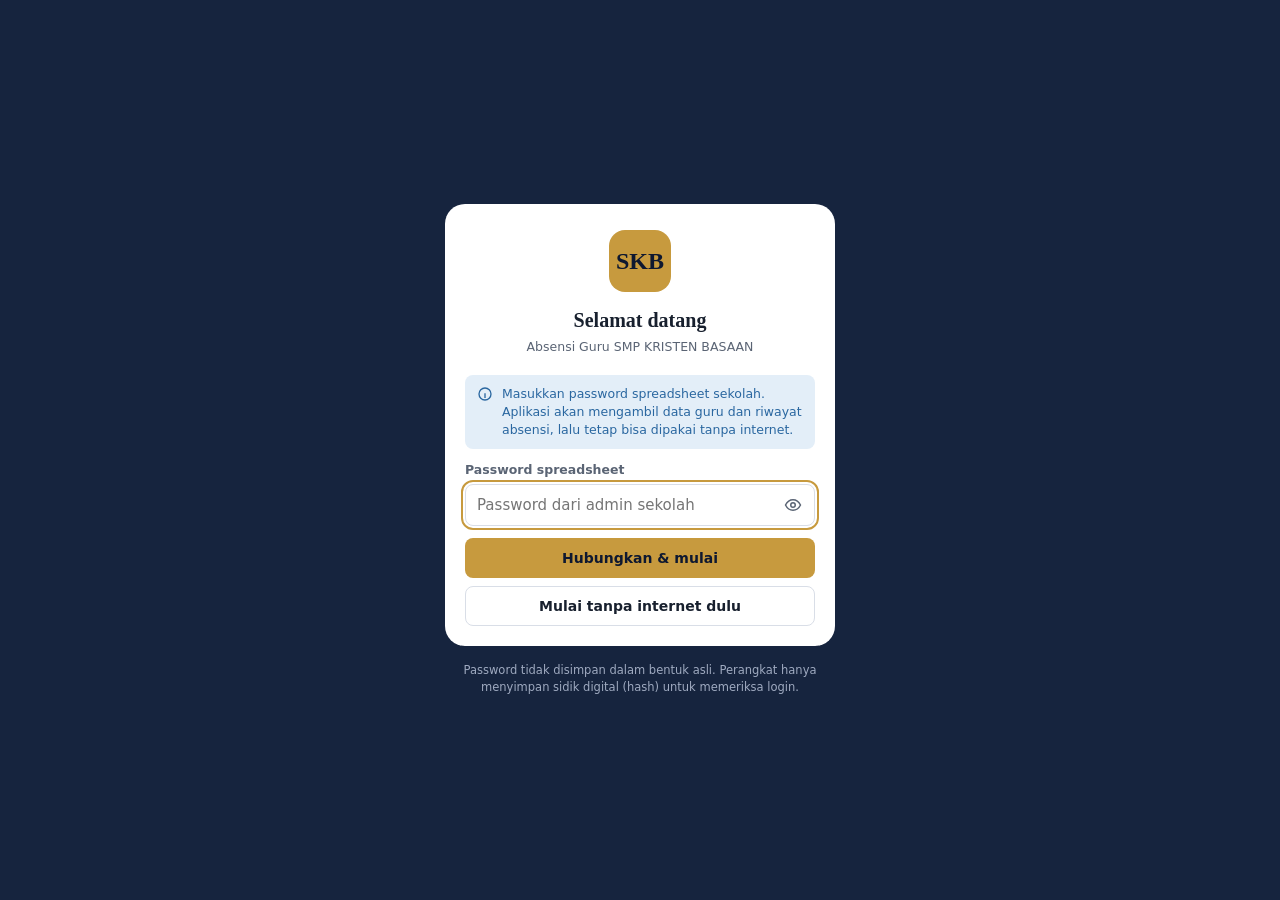
<file: 1. Absen Guru/AbsenGuru.html>
<!DOCTYPE html>
<html lang="id">
<head>
<meta charset="UTF-8">
<meta name="viewport" content="width=device-width, initial-scale=1, viewport-fit=cover">
<meta http-equiv="Content-Security-Policy" content="default-src 'self'; script-src 'self' 'unsafe-inline' https://cdnjs.cloudflare.com https://cdn.jsdelivr.net; style-src 'self' 'unsafe-inline'; img-src 'self' data: blob:; font-src 'self' data:; connect-src 'self' https://script.google.com https://script.googleusercontent.com; frame-src 'self' about: blob: data:; object-src 'none'; base-uri 'none'; form-action 'none'">
<meta name="referrer" content="no-referrer">
<title>Absensi Guru — SMP Kristen Basaan</title>
<meta name="theme-color" content="#16243E">
<style>
/* ============================================================
   TOKENS
============================================================ */
:root{
  --navy:#16243E; --navy-2:#22385C; --navy-3:#0E1830;
  --gold:#C79A3E; --gold-2:#E4C776; --gold-ink:#7A5A16;
  --bg:#F2F4F8; --white:#FFFFFF; --surface-2:#F7F8FB;
  --ink:#18202E; --ink-soft:#5A6474; --ink-faint:#8B94A3;
  --border:#E3E7EE; --border-2:#D9DEE7;
  --success:#23775A; --success-bg:#E3F3EC;
  --warning:#B8721A; --warning-bg:#FCEFDC;
  --info:#2A67A0; --info-bg:#E3EEF8;
  --danger:#B23535; --danger-bg:#FBE6E6;
  --r-s:8px; --r-m:12px; --r-l:18px;
  --serif: Georgia, 'Times New Roman', Cambria, serif;
  --sans: system-ui, -apple-system, 'Segoe UI', Roboto, 'Helvetica Neue', Arial, sans-serif;
  --nav-h:64px;
}
body.gelap{
  --bg:#10151E; --white:#19202B; --surface-2:#1F2733;
  --ink:#E8EDF4; --ink-soft:#A1ACBC; --ink-faint:#768296;
  --border:#29323F; --border-2:#313B4A;
  --success-bg:#153128; --warning-bg:#33261250; --info-bg:#132A3E; --danger-bg:#361C1C;
  --gold-ink:#E4C776;
}
*{box-sizing:border-box;}
html,body{margin:0;padding:0;}
body{font-family:var(--sans);background:var(--bg);color:var(--ink);-webkit-tap-highlight-color:transparent;font-size:14.5px;line-height:1.45;}
h1,h2,h3,h4{font-family:var(--serif);margin:0;font-weight:700;}
button,input,select,textarea{font-family:inherit;}
.hidden{display:none !important;}
a{color:inherit;}
button:focus-visible,input:focus-visible,select:focus-visible,textarea:focus-visible,[tabindex]:focus-visible{outline:2px solid var(--gold);outline-offset:2px;}
@media (prefers-reduced-motion: reduce){*{animation-duration:.001ms !important;transition-duration:.001ms !important;}}
.sr{position:absolute;width:1px;height:1px;overflow:hidden;clip:rect(0 0 0 0);}

/* ============================================================
   SHELL
============================================================ */
#app{min-height:100vh;min-height:100dvh;display:flex;flex-direction:column;}
.topbar{background:var(--navy);color:#fff;padding:calc(12px + env(safe-area-inset-top)) 16px 14px;position:sticky;top:0;z-index:30;}
.topbar-in{max-width:880px;margin:0 auto;}
.topbar-row{display:flex;align-items:center;gap:10px;}
.crest{width:38px;height:38px;border-radius:10px;background:var(--gold);color:var(--navy-3);display:flex;align-items:center;justify-content:center;font-family:var(--serif);font-weight:700;font-size:15px;flex-shrink:0;}
.topbar-title{font-family:var(--serif);font-size:16px;line-height:1.2;font-weight:700;}
.topbar-sub{font-size:11.5px;color:#BCC6D8;margin-top:1px;}
.topbar-right{margin-left:auto;display:flex;align-items:center;gap:6px;}
.sync-pill{display:flex;align-items:center;gap:6px;background:rgba(255,255,255,.09);border:1px solid rgba(255,255,255,.18);padding:6px 10px;border-radius:20px;font-size:11.5px;color:#EDEFF3;cursor:pointer;}
.sync-pill .dot{width:7px;height:7px;border-radius:50%;background:#63C48A;}
.sync-pill.pending .dot{background:var(--gold-2);}
.sync-pill.off .dot{background:#9AA4B5;}
.sync-pill.busy .dot{background:var(--gold-2);animation:blink 1s infinite;}
@keyframes blink{0%,100%{opacity:1}50%{opacity:.25}}
.top-icon{width:34px;height:34px;border-radius:9px;border:1px solid rgba(255,255,255,.18);background:rgba(255,255,255,.06);color:#EDEFF3;display:flex;align-items:center;justify-content:center;cursor:pointer;padding:0;}
.top-icon svg{width:17px;height:17px;}
.view-head{display:flex;align-items:flex-end;justify-content:space-between;margin-top:12px;gap:10px;}
.view-title{font-size:21px;font-family:var(--serif);font-weight:700;}
.view-caption{font-size:12px;color:#BCC6D8;text-align:right;}

main{flex:1;width:100%;max-width:880px;margin:0 auto;padding:14px 14px calc(var(--nav-h) + 30px);}

.bottomnav{position:fixed;left:0;right:0;bottom:0;z-index:30;background:var(--white);border-top:1px solid var(--border-2);display:flex;justify-content:center;padding:6px 4px calc(6px + env(safe-area-inset-bottom));}
.bottomnav-in{display:flex;width:100%;max-width:560px;}
.navbtn{flex:1;display:flex;flex-direction:column;align-items:center;gap:3px;background:none;border:none;color:var(--ink-soft);padding:5px 2px;border-radius:10px;font-size:11px;cursor:pointer;font-weight:600;}
.navbtn svg{width:21px;height:21px;}
.navicon{width:44px;height:26px;display:flex;align-items:center;justify-content:center;border-radius:13px;}
.navbtn.active{color:var(--navy);}
.navbtn.active .navicon{background:#E6EAF2;}
body.gelap .navbtn.active{color:var(--gold-2);}
body.gelap .navbtn.active .navicon{background:var(--surface-2);}

@media (min-width:980px){
  #app{padding-left:96px;}
  .bottomnav{top:0;bottom:0;right:auto;width:96px;flex-direction:column;justify-content:flex-start;border-top:none;border-right:1px solid var(--border-2);padding:92px 8px 16px;}
  .bottomnav-in{flex-direction:column;gap:6px;}
  .navbtn{flex:none;padding:8px 2px;}
  main{padding-bottom:40px;}
  .toast-wrap{bottom:24px !important;}
}

/* ============================================================
   COMPONENTS
============================================================ */
.card{background:var(--white);border:1px solid var(--border);border-radius:var(--r-m);padding:14px;margin-bottom:12px;}
.card-flush{padding:0;overflow:hidden;}
.card-head{display:flex;align-items:center;justify-content:space-between;gap:8px;padding:13px 14px 9px;}
.h-sec{font-size:13px;font-weight:700;color:var(--ink);margin:0;}
.h-sec small{font-weight:500;color:var(--ink-soft);}
.muted{color:var(--ink-soft);font-size:12.5px;}
.faint{color:var(--ink-faint);font-size:12px;}

.grid-2{display:grid;grid-template-columns:1fr 1fr;gap:8px;}
.grid-4{display:grid;grid-template-columns:repeat(4,1fr);gap:8px;}
@media (max-width:420px){.grid-4{grid-template-columns:1fr 1fr;}}

.stat-row{display:grid;grid-template-columns:repeat(3,1fr);gap:8px;margin-bottom:12px;}
.stat{background:var(--white);border:1px solid var(--border);border-radius:var(--r-m);padding:12px;}
.stat .num{font-family:var(--serif);font-size:24px;font-weight:700;line-height:1;}
.stat .lbl{font-size:11.5px;color:var(--ink-soft);margin-top:6px;}
.stat.green .num{color:var(--success);}
.stat.gold .num{color:var(--gold-ink);}

.tally{display:grid;grid-template-columns:repeat(5,1fr);gap:6px;}
.tally div{border-radius:10px;padding:9px 4px;text-align:center;background:var(--surface-2);border:1px solid var(--border);}
.tally b{display:block;font-size:18px;font-family:var(--serif);}
.tally span{font-size:11px;color:var(--ink-soft);}
.tally .t-h b{color:var(--success);} .tally .t-s b{color:var(--warning);} .tally .t-i b{color:var(--info);} .tally .t-a b{color:var(--danger);} .tally .t-b b{color:var(--ink-faint);}

.progress{height:10px;border-radius:6px;background:var(--border);overflow:hidden;display:flex;}
.progress i{display:block;height:100%;}

.btn{display:inline-flex;align-items:center;justify-content:center;gap:7px;padding:11px 16px;border-radius:var(--r-s);border:1px solid transparent;font-size:14px;font-weight:600;cursor:pointer;line-height:1.15;width:100%;text-decoration:none;}
.btn svg{width:17px;height:17px;flex-shrink:0;}
.btn-primary{background:var(--navy);color:#fff;}
body.gelap .btn-primary{background:#2C4570;}
.btn-gold{background:var(--gold);color:var(--navy-3);}
.btn-outline{background:var(--white);color:var(--ink);border-color:var(--border-2);}
.btn-ghost{background:transparent;color:var(--ink);border-color:var(--border-2);}
.btn-danger{background:var(--white);color:var(--danger);border-color:var(--danger);}
.btn-danger-solid{background:var(--danger);color:#fff;}
.btn-sm{width:auto;padding:7px 12px;font-size:12.5px;}
.btn-row{display:flex;gap:8px;}
.btn-row .btn{flex:1;}
.btn:disabled{opacity:.45;cursor:not-allowed;}

.action{display:flex;align-items:center;gap:12px;padding:13px;border-radius:var(--r-m);border:1px solid var(--border);background:var(--white);cursor:pointer;text-align:left;width:100%;color:var(--ink);}
.action .ai{width:40px;height:40px;border-radius:10px;display:flex;align-items:center;justify-content:center;flex-shrink:0;background:var(--surface-2);color:var(--navy);}
body.gelap .action .ai{color:var(--gold-2);}
.action .ai svg{width:20px;height:20px;}
.action .at{display:block;min-width:0;}
.action b{display:block;font-size:14px;color:var(--ink);}
.action small{display:block;font-size:12px;color:var(--ink-soft);margin-top:1px;}
.action.primary{background:var(--navy);border-color:var(--navy);color:#fff;}
.action.primary b{color:#fff;} .action.primary small{color:#C4CDDD;}
.action.primary .ai{background:var(--gold);color:var(--navy-3);}

.field{margin-bottom:12px;}
.field label,.lbl-f{display:block;font-size:12.5px;font-weight:600;color:var(--ink-soft);margin-bottom:5px;}
.inp,.field input[type=text],.field input[type=password],.field input[type=date],.field input[type=time],.field input[type=month],.field select,.field textarea,.field input[type=url],.field input[type=number],.field input[type=search]{
  width:100%;padding:10px 11px;border:1px solid var(--border-2);border-radius:var(--r-s);background:var(--white);font-size:15px;color:var(--ink);min-height:42px;}
.field textarea{resize:vertical;min-height:64px;}
.hint{font-size:11.5px;color:var(--ink-soft);margin-top:4px;}
.pw-wrap{position:relative;}
.pw-wrap input{padding-right:44px !important;}
.pw-eye{position:absolute;right:4px;top:50%;transform:translateY(-50%);width:36px;height:36px;border:none;background:none;color:var(--ink-soft);cursor:pointer;display:flex;align-items:center;justify-content:center;}
.pw-eye svg{width:18px;height:18px;}

.seg{display:flex;border:1px solid var(--border-2);border-radius:var(--r-s);overflow:hidden;}
.seg button{flex:1;padding:10px 6px;border:none;background:var(--white);color:var(--ink-soft);font-size:13.5px;font-weight:600;cursor:pointer;border-right:1px solid var(--border-2);}
.seg button:last-child{border-right:none;}
.seg button.active{background:var(--navy);color:#fff;}

.status-grid{display:grid;grid-template-columns:repeat(4,1fr);gap:8px;}
@media (max-width:380px){.status-grid{grid-template-columns:1fr 1fr;}}
.status-btn{padding:12px 6px;border-radius:var(--r-s);border:1.5px solid var(--border-2);background:var(--white);font-weight:700;font-size:13.5px;cursor:pointer;color:var(--ink);display:flex;align-items:center;gap:7px;justify-content:center;}
.status-dot{width:9px;height:9px;border-radius:50%;flex-shrink:0;}
[data-st="Hadir"] .status-dot{background:var(--success);} [data-st="Sakit"] .status-dot{background:var(--warning);}
[data-st="Izin"] .status-dot{background:var(--info);} [data-st="Alpa"] .status-dot{background:var(--danger);}
.status-btn.active[data-st="Hadir"]{background:var(--success-bg);border-color:var(--success);color:var(--success);}
.status-btn.active[data-st="Sakit"]{background:var(--warning-bg);border-color:var(--warning);color:var(--warning);}
.status-btn.active[data-st="Izin"]{background:var(--info-bg);border-color:var(--info);color:var(--info);}
.status-btn.active[data-st="Alpa"]{background:var(--danger-bg);border-color:var(--danger);color:var(--danger);}

.badge{display:inline-flex;align-items:center;gap:4px;padding:3px 8px;border-radius:20px;font-size:11px;font-weight:700;white-space:nowrap;}
.b-hadir{background:var(--success-bg);color:var(--success);}
.b-sakit{background:var(--warning-bg);color:var(--warning);}
.b-izin{background:var(--info-bg);color:var(--info);}
.b-alpa{background:var(--danger-bg);color:var(--danger);}
.b-sync{background:var(--info-bg);color:var(--info);}
.b-pending{background:var(--warning-bg);color:var(--warning);}
.b-belum{background:var(--border);color:var(--ink-soft);}
.b-libur{background:#EDE7F6;color:#5B3F8C;}
body.gelap .b-libur{background:#2A2238;color:#C8B5EA;}

.list-item{display:flex;align-items:center;gap:11px;padding:11px 14px;border-top:1px solid var(--border);background:var(--white);}
.list-item.tap{cursor:pointer;}
.list-item.tap:hover{background:var(--surface-2);}
.avatar{width:36px;height:36px;border-radius:50%;background:var(--navy);color:#fff;display:flex;align-items:center;justify-content:center;font-weight:700;font-size:13px;flex-shrink:0;font-family:var(--serif);}
.avatar.soft{background:var(--border);color:var(--ink-soft);}
.list-main{flex:1;min-width:0;}
.list-name{font-weight:700;font-size:14px;overflow:hidden;text-overflow:ellipsis;}
.list-sub{font-size:12px;color:var(--ink-soft);margin-top:1px;}
.list-side{display:flex;flex-direction:column;align-items:flex-end;gap:5px;flex-shrink:0;}
.times{display:flex;gap:10px;font-size:12px;color:var(--ink-soft);margin-top:2px;flex-wrap:wrap;}
.times b{color:var(--ink);font-weight:600;}
.telat{color:var(--warning);font-weight:700;}

.empty{text-align:center;padding:30px 16px;color:var(--ink-soft);}
.empty .t{font-weight:700;color:var(--ink);font-size:14px;margin-bottom:4px;}
.empty .d{font-size:12.5px;margin-bottom:10px;}

.tabs2{display:flex;gap:6px;margin-bottom:12px;overflow-x:auto;padding-bottom:2px;scrollbar-width:none;}
.tabs2::-webkit-scrollbar{display:none;}
.tabs2 button{flex-shrink:0;padding:8px 14px;border-radius:20px;border:1px solid var(--border-2);background:var(--white);font-size:13px;font-weight:600;color:var(--ink-soft);cursor:pointer;}
.tabs2 button.active{background:var(--navy);color:#fff;border-color:var(--navy);}

.chip-row{display:flex;flex-wrap:wrap;gap:6px;}
.chip{padding:6px 11px;border-radius:20px;background:var(--surface-2);border:1px solid var(--border-2);font-size:12.5px;font-weight:600;color:var(--ink-soft);cursor:pointer;}
.chip.active{background:var(--navy);color:#fff;border-color:var(--navy);}

.iconbtn{width:36px;height:36px;border-radius:9px;border:1px solid var(--border-2);background:var(--white);display:flex;align-items:center;justify-content:center;color:var(--ink-soft);cursor:pointer;flex-shrink:0;padding:0;font-size:18px;}
.iconbtn svg{width:16px;height:16px;}

.search-box{position:relative;}
.search-box input{width:100%;padding:10px 12px 10px 36px;border:1px solid var(--border-2);border-radius:22px;background:var(--white);font-size:14px;color:var(--ink);min-height:42px;}
.search-box svg{position:absolute;left:12px;top:50%;transform:translateY(-50%);width:16px;height:16px;color:var(--ink-soft);}

.date-nav{display:flex;align-items:center;gap:8px;}
.date-nav input{flex:1;}

.note{border-radius:var(--r-s);padding:10px 12px;font-size:12.5px;margin-bottom:12px;background:var(--info-bg);color:var(--info);display:flex;gap:9px;align-items:flex-start;}
.note svg{width:16px;height:16px;flex-shrink:0;margin-top:1px;}
.note.warn{background:var(--warning-bg);color:var(--warning);}
.note.danger{background:var(--danger-bg);color:var(--danger);}
.note.ok{background:var(--success-bg);color:var(--success);}
.note .note-act{margin-left:auto;flex-shrink:0;}

.divider{height:1px;background:var(--border);margin:12px 0;}

/* modal */
.modal-backdrop{position:fixed;inset:0;background:rgba(14,24,48,.55);z-index:100;display:flex;align-items:flex-end;justify-content:center;animation:fade .15s;}
.modal-backdrop.center{align-items:center;padding:16px;}
@keyframes fade{from{opacity:0}to{opacity:1}}
.modal-sheet{background:var(--white);width:100%;max-width:560px;border-radius:18px 18px 0 0;max-height:90vh;overflow-y:auto;padding:16px 16px calc(16px + env(safe-area-inset-bottom));animation:up .18s ease-out;}
@keyframes up{from{transform:translateY(24px)}to{transform:none}}
.modal-backdrop.center .modal-sheet{border-radius:18px;max-width:440px;}
@media (min-width:640px){.modal-backdrop{align-items:center;padding:16px;}.modal-sheet{border-radius:18px;}}
.modal-head{display:flex;align-items:center;justify-content:space-between;margin-bottom:12px;gap:8px;}
.modal-head h3{font-size:18px;}
.modal-close{background:none;border:none;font-size:24px;line-height:1;color:var(--ink-soft);cursor:pointer;padding:4px 8px;}

/* toast */
.toast-wrap{position:fixed;left:0;right:0;bottom:calc(var(--nav-h) + 18px + env(safe-area-inset-bottom));display:flex;flex-direction:column;align-items:center;z-index:200;pointer-events:none;gap:6px;}
.toast{background:var(--navy-3);color:#fff;padding:10px 16px;border-radius:24px;font-size:13px;box-shadow:0 4px 14px rgba(0,0,0,.25);max-width:92%;display:flex;align-items:center;gap:12px;}
.toast.err{background:var(--danger);}
.toast.ok{background:var(--success);}
.toast button{pointer-events:auto;background:none;border:none;color:var(--gold-2);font-weight:700;font-size:13px;cursor:pointer;padding:2px 0;}

/* table */
.tbl-wrap{overflow-x:auto;}
table.rpt{width:100%;border-collapse:collapse;font-size:12.5px;}
table.rpt th,table.rpt td{border-bottom:1px solid var(--border);padding:8px 10px;text-align:left;}
table.rpt th{background:var(--surface-2);font-size:11.5px;color:var(--ink-soft);font-weight:700;}
table.rpt td.n,table.rpt th.n{text-align:center;}

/* gate */
.gate-wrap{min-height:100vh;min-height:100dvh;display:flex;flex-direction:column;align-items:center;justify-content:center;background:var(--navy);padding:26px 18px;color:#fff;}
.gate-card{background:var(--white);color:var(--ink);border-radius:20px;padding:26px 20px 20px;width:100%;max-width:390px;}
.gate-crest{width:62px;height:62px;border-radius:16px;background:var(--gold);color:var(--navy-3);display:flex;align-items:center;justify-content:center;font-family:var(--serif);font-weight:700;font-size:24px;margin:0 auto 14px;}
.gate-title{text-align:center;font-size:20px;margin-bottom:3px;font-family:var(--serif);font-weight:700;}
.gate-sub{text-align:center;font-size:12.5px;color:var(--ink-soft);margin-bottom:18px;}
.gate-foot{margin-top:16px;font-size:11.5px;color:#9FAAC0;text-align:center;max-width:360px;}
.linkbtn{background:none;border:none;color:var(--ink-soft);text-decoration:underline;font-size:12.5px;cursor:pointer;padding:6px;}

/* massal */
.massal-row{display:flex;align-items:center;gap:8px;padding:9px 14px;border-top:1px solid var(--border);}
.massal-name{flex:1;min-width:0;font-size:13.5px;font-weight:600;overflow:hidden;text-overflow:ellipsis;white-space:nowrap;}
.massal-pick{display:flex;gap:5px;flex-shrink:0;}
.mp{width:36px;height:36px;border-radius:8px;border:1.5px solid var(--border-2);background:var(--white);font-size:13px;font-weight:700;color:var(--ink-soft);cursor:pointer;padding:0;}
.mp[data-st="Hadir"].on{background:var(--success);border-color:var(--success);color:#fff;}
.mp[data-st="Sakit"].on{background:var(--warning);border-color:var(--warning);color:#fff;}
.mp[data-st="Izin"].on{background:var(--info);border-color:var(--info);color:#fff;}
.mp[data-st="Alpa"].on{background:var(--danger);border-color:var(--danger);color:#fff;}
.sticky-save{position:sticky;bottom:calc(var(--nav-h) + 10px + env(safe-area-inset-bottom));z-index:5;}
@media (min-width:980px){.sticky-save{bottom:12px;}}

/* kalender */
.cal-head{display:flex;align-items:center;justify-content:space-between;margin-bottom:10px;gap:8px;}
.cal-grid{display:grid;grid-template-columns:repeat(7,1fr);gap:4px;}
.cal-dow{text-align:center;font-size:11px;font-weight:700;color:var(--ink-soft);padding:3px 0;}
.cal-cell{aspect-ratio:1/1;border-radius:8px;border:1px solid var(--border);background:var(--white);display:flex;flex-direction:column;align-items:center;justify-content:center;gap:3px;font-size:12.5px;cursor:pointer;color:var(--ink);padding:0;}
.cal-cell.kosong{border:none;background:transparent;cursor:default;}
.cal-cell.libur{background:var(--surface-2);color:var(--ink-faint);}
.cal-cell.merah{color:var(--danger);}
.cal-cell.hariini{border-color:var(--gold);border-width:2px;}
.cal-dots{display:flex;gap:2px;height:5px;align-items:center;}
.cal-dots i{width:5px;height:5px;border-radius:50%;display:block;}
.legend{display:flex;gap:12px;flex-wrap:wrap;margin-top:10px;font-size:11.5px;color:var(--ink-soft);}
.legend span{display:flex;align-items:center;gap:5px;}
.legend i{width:8px;height:8px;border-radius:50%;}

.rank-row{display:flex;align-items:center;gap:10px;padding:10px 14px;border-top:1px solid var(--border);}
.rank-no{width:24px;height:24px;border-radius:50%;background:var(--surface-2);border:1px solid var(--border-2);display:flex;align-items:center;justify-content:center;font-size:11px;font-weight:700;flex-shrink:0;}
.rank-no.top{background:var(--gold);border-color:var(--gold);color:var(--navy-3);}
.rank-bar{height:6px;border-radius:4px;background:var(--border);overflow:hidden;margin-top:6px;}
.rank-bar i{display:block;height:100%;background:var(--success);}

.bar-wrap{display:flex;align-items:flex-end;gap:10px;height:130px;padding:10px 4px 0;}
.bar-col{flex:1;display:flex;flex-direction:column;align-items:center;justify-content:flex-end;height:100%;}
.bar-fill{width:100%;max-width:38px;border-radius:6px 6px 0 0;min-height:3px;}
.bar-val{font-size:11.5px;font-weight:700;margin-bottom:3px;}
.bar-lbl{font-size:11px;color:var(--ink-soft);margin-top:6px;text-align:center;}

.set-row{display:flex;align-items:center;justify-content:space-between;gap:12px;padding:10px 0;border-top:1px solid var(--border);}
.set-row:first-of-type{border-top:none;}
.set-row .sl{font-size:14px;font-weight:600;}
.set-row .sd{font-size:12px;color:var(--ink-soft);margin-top:2px;}
.sw{width:46px;height:27px;border-radius:20px;background:var(--border-2);border:none;position:relative;cursor:pointer;flex-shrink:0;padding:0;}
.sw i{position:absolute;top:3px;left:3px;width:21px;height:21px;border-radius:50%;background:#fff;transition:left .15s;box-shadow:0 1px 3px rgba(0,0,0,.2);}
.sw.on{background:var(--success);}
.sw.on i{left:22px;}

.check-row{display:flex;align-items:flex-start;gap:10px;padding:8px 0;cursor:pointer;font-size:13.5px;}
.check-row input{width:18px;height:18px;margin:1px 0 0;accent-color:var(--navy);flex-shrink:0;}
.check-row small{display:block;color:var(--ink-soft);font-size:11.5px;}

.preview-box{background:var(--surface-2);border:1px dashed var(--border-2);border-radius:var(--r-s);padding:10px 12px;font-size:12.5px;margin:4px 0 12px;}
.preview-box b{font-family:var(--serif);font-size:16px;}

.log-row{display:flex;gap:10px;padding:9px 14px;border-top:1px solid var(--border);font-size:12.5px;}
.log-row time{color:var(--ink-faint);font-size:11.5px;white-space:nowrap;min-width:92px;}
.log-row.warn b{color:var(--danger);}

.kbd-list{font-size:12.5px;color:var(--ink-soft);line-height:1.7;margin:0;padding-left:18px;}

/* atur jam datang & pulang */
.aj-ring{display:flex;flex-wrap:wrap;gap:6px 14px;font-size:12px;color:var(--ink-soft);}
.aj-ring b{color:var(--ink);font-weight:600;}
.aj-head,.aj-row{display:grid;grid-template-columns:minmax(0,1fr) 88px 88px 34px;gap:6px;align-items:center;padding:8px 14px;}
.aj-head{font-size:11px;font-weight:700;color:var(--ink-soft);background:var(--surface-2);border-top:1px solid var(--border);}
.aj-row{border-top:1px solid var(--border);}
.aj-row input[type=time]{width:100%;padding:7px 4px;border:1px solid var(--border-2);border-radius:var(--r-s);background:var(--white);color:var(--ink);font-size:14px;min-height:38px;text-align:center;}
.aj-row input.is-telat{border-color:var(--warning);background:var(--warning-bg);color:var(--warning);font-weight:700;}
.aj-row input.is-cepat{border-color:var(--info);background:var(--info-bg);color:var(--info);font-weight:700;}
.aj-row input.is-kosong{border-style:dashed;}
.aj-row .iconbtn{width:34px;height:34px;}
.aj-lbl{min-width:0;font-size:13.5px;font-weight:600;overflow:hidden;text-overflow:ellipsis;}
.aj-lbl small{display:block;font-weight:500;color:var(--ink-faint);font-size:11.5px;white-space:nowrap;overflow:hidden;text-overflow:ellipsis;}
.aj-row.ubah .aj-lbl small{color:var(--gold-ink);}
.aj-row.mati{grid-template-columns:minmax(0,1fr) auto;}
.aj-row.mati .aj-lbl{color:var(--ink-soft);font-weight:500;}
@media (max-width:400px){.aj-head,.aj-row{grid-template-columns:minmax(0,1fr) 76px 76px 32px;gap:4px;padding:8px 10px;}.aj-row input[type=time]{font-size:13px;}}
.aj-jml{display:grid;grid-template-columns:minmax(0,1fr) 66px 66px;gap:8px;align-items:center;padding:9px 14px;border-top:1px solid var(--border);}
.aj-jml.kepala{border-top:none;background:var(--surface-2);font-size:11px;font-weight:700;color:var(--ink-soft);padding:8px 14px;}
.aj-jml input{width:100%;padding:8px 4px;text-align:center;border:1px solid var(--border-2);border-radius:var(--r-s);background:var(--white);color:var(--ink);font-size:15px;min-height:40px;}
.aj-jml .aj-lbl small{white-space:normal;}
.aj-sama{display:grid;grid-template-columns:1fr 1fr;gap:8px;}
.aj-cal-bulan{font-family:var(--serif);font-weight:700;font-size:14px;margin:4px 0 8px;}
.aj-cal-bulan:not(:first-child){margin-top:16px;}
.cal-cell.aj-off{background:var(--surface-2);color:var(--ink-faint);cursor:default;border-style:dashed;}
.cal-cell.aj-luar{visibility:hidden;}
.cal-cell.aj-ubah{border-color:var(--gold);border-width:2px;}
.cal-cell.aj-t{background:var(--warning-bg);}
.cal-cell.aj-c{background:var(--info-bg);}
.cal-cell.aj-t.aj-c{background:linear-gradient(135deg,var(--warning-bg) 50%,var(--info-bg) 50%);}
.aj-mk{display:flex;gap:2px;height:13px;align-items:center;}
.aj-mk b{font-size:9px;line-height:13px;padding:0 3px;border-radius:3px;color:#fff;font-weight:700;}
.aj-mk .mk-t{background:var(--warning);} .aj-mk .mk-c{background:var(--info);}
.aj-mk .mk-s{background:var(--ink-faint);}
.aj-bar{position:sticky;bottom:calc(var(--nav-h) + 10px + env(safe-area-inset-bottom));z-index:5;display:flex;align-items:center;gap:10px;background:var(--navy);color:#fff;border-radius:var(--r-m);padding:10px 10px 10px 14px;box-shadow:0 6px 18px rgba(14,24,48,.25);}
.aj-bar span{flex:1;font-size:13px;}
.aj-bar b{color:var(--gold-2);}
.aj-bar .btn{width:auto;}
@media (min-width:980px){.aj-bar{bottom:12px;}}

#exportRoot{position:fixed;left:-9999px;top:0;width:794px;background:#fff;color:#1D2430;padding:36px 40px;font-family:Arial,Helvetica,sans-serif;}
</style>
</head>
<body>

<div id="gate"></div>

<div id="app" class="hidden">
  <header class="topbar">
    <div class="topbar-in">
      <div class="topbar-row">
        <div class="crest" aria-hidden="true">SKB</div>
        <div>
          <div class="topbar-title" id="tbSekolah">SMP Kristen Basaan</div>
          <div class="topbar-sub">Sistem Absensi Guru</div>
        </div>
        <div class="topbar-right">
          <button class="sync-pill off" id="syncPill" onclick="go('pengaturan')" aria-label="Status sinkron">
            <span class="dot"></span><span id="syncPillText">Offline</span>
          </button>
          <button class="top-icon" onclick="kunciAplikasi()" title="Kunci aplikasi" aria-label="Kunci aplikasi">
            <svg viewBox="0 0 24 24" fill="none" stroke="currentColor" stroke-width="2"><rect x="4" y="11" width="16" height="10" rx="2"/><path d="M8 11V7a4 4 0 018 0v4"/></svg>
          </button>
        </div>
      </div>
      <div class="view-head">
        <div class="view-title" id="viewTitle">Beranda</div>
        <div class="view-caption" id="viewCaption"></div>
      </div>
    </div>
  </header>

  <main id="main"></main>

  <nav class="bottomnav" aria-label="Menu utama">
    <div class="bottomnav-in">
      <button class="navbtn" data-tab="beranda" onclick="go('beranda')">
        <span class="navicon"><svg viewBox="0 0 24 24" fill="none" stroke="currentColor" stroke-width="2"><path d="M3 11l9-7 9 7"/><path d="M5 10v10h14V10"/></svg></span>Beranda
      </button>
      <button class="navbtn" data-tab="absen" onclick="go('absen')">
        <span class="navicon"><svg viewBox="0 0 24 24" fill="none" stroke="currentColor" stroke-width="2"><path d="M9 11l3 3 8-8"/><path d="M21 12v6a2 2 0 01-2 2H5a2 2 0 01-2-2V6a2 2 0 012-2h11"/></svg></span>Absen
      </button>
      <button class="navbtn" data-tab="laporan" onclick="go('laporan')">
        <span class="navicon"><svg viewBox="0 0 24 24" fill="none" stroke="currentColor" stroke-width="2"><path d="M14 3H6a2 2 0 00-2 2v14a2 2 0 002 2h12a2 2 0 002-2V9z"/><path d="M14 3v6h6"/><path d="M8 13h8M8 17h5"/></svg></span>Laporan
      </button>
      <button class="navbtn" data-tab="guru" onclick="go('guru')">
        <span class="navicon"><svg viewBox="0 0 24 24" fill="none" stroke="currentColor" stroke-width="2"><circle cx="9" cy="8" r="3.5"/><path d="M2.5 20c0-3.6 2.9-6 6.5-6s6.5 2.4 6.5 6"/><path d="M16 4.5a3.5 3.5 0 010 7M18 14.3c2 .8 3.5 2.8 3.5 5.7"/></svg></span>Guru
      </button>
      <button class="navbtn" data-tab="pengaturan" onclick="go('pengaturan')">
        <span class="navicon"><svg viewBox="0 0 24 24" fill="none" stroke="currentColor" stroke-width="2"><circle cx="12" cy="12" r="3"/><path d="M19.4 15a1.7 1.7 0 00.3 1.8l.1.1a2 2 0 11-2.8 2.8l-.1-.1a1.7 1.7 0 00-1.8-.3 1.7 1.7 0 00-1 1.5V21a2 2 0 11-4 0v-.1a1.7 1.7 0 00-1.1-1.5 1.7 1.7 0 00-1.8.3l-.1.1a2 2 0 11-2.8-2.8l.1-.1a1.7 1.7 0 00.3-1.8 1.7 1.7 0 00-1.5-1H3a2 2 0 110-4h.1a1.7 1.7 0 001.5-1.1 1.7 1.7 0 00-.3-1.8l-.1-.1a2 2 0 112.8-2.8l.1.1a1.7 1.7 0 001.8.3H9a1.7 1.7 0 001-1.5V3a2 2 0 114 0v.1a1.7 1.7 0 001 1.5 1.7 1.7 0 001.8-.3l.1-.1a2 2 0 112.8 2.8l-.1.1a1.7 1.7 0 00-.3 1.8V9a1.7 1.7 0 001.5 1H21a2 2 0 110 4h-.1a1.7 1.7 0 00-1.5 1z"/></svg></span>Pengaturan
      </button>
    </div>
  </nav>
</div>

<div id="toastWrap" class="toast-wrap" role="status" aria-live="polite"></div>
<div id="exportRoot" aria-hidden="true"></div>

<script>
'use strict';
/* ============================================================
   KONSTANTA & UTILITAS
   absensi: {id, guruId, tanggal, jam, jenis, status, ketDetail, ketBebas, deleted, synced, rev}
   guru   : {id, nama, nip, jk, nuptk, mapel, deleted, synced, rev}
============================================================ */
const APP_VERSI = '3.1';
const DBKEY = 'agdb_v2';
const DBKEY_LAMA = 'agdb_v1';
const LOGKEY = 'agdb_log';
const LOCKKEY = 'agdb_lockout';
const SESIKEY = 'ag_sesi';
const DEFAULT_SHEET_URL = 'https://script.google.com/macros/s/AKfycbz4ognzik4-X__iHX2l0WBe2jnoUHKpB6HjQK8jTaPk2tolM--vAlX7o2IOA_b3O-7W/exec';
const URL_POLA = /^https:\/\/script\.google\.com\/macros\/s\/[A-Za-z0-9_\-]+\/(exec|dev)$/;
const STATUS = ['Hadir','Sakit','Izin','Alpa'];
const KET_BAKU = ['Terlambat','Tugas Luar','Pulang Cepat','Dinas Luar','Cuti'];
const MAKS_HARI_RENTANG = 92;
const BATAS_TUNGGU_MS = 120000;

const NAMA_HARI = ['Minggu','Senin','Selasa','Rabu','Kamis','Jumat','Sabtu'];
const NAMA_BULAN = ['Januari','Februari','Maret','April','Mei','Juni','Juli','Agustus','September','Oktober','November','Desember'];
const BULAN_SINGKAT = ['Jan','Feb','Mar','Apr','Mei','Jun','Jul','Agu','Sep','Okt','Nov','Des'];
const WARNA = {Hadir:'#23775A',Sakit:'#B8721A',Izin:'#2A67A0',Alpa:'#B23535',Belum:'#A9B1BE'};
const BADGE = {Hadir:'b-hadir',Sakit:'b-sakit',Izin:'b-izin',Alpa:'b-alpa'};

const IKON = {
  info:'<svg viewBox="0 0 24 24" fill="none" stroke="currentColor" stroke-width="2"><circle cx="12" cy="12" r="9"/><path d="M12 8h.01M11 12h1v5h1"/></svg>',
  warn:'<svg viewBox="0 0 24 24" fill="none" stroke="currentColor" stroke-width="2"><path d="M12 3l10 18H2z"/><path d="M12 10v5M12 18h.01"/></svg>',
  ok:'<svg viewBox="0 0 24 24" fill="none" stroke="currentColor" stroke-width="2"><circle cx="12" cy="12" r="9"/><path d="M8 12l3 3 5-6"/></svg>',
  edit:'<svg viewBox="0 0 24 24" fill="none" stroke="currentColor" stroke-width="2"><path d="M12 20h9"/><path d="M16.5 3.5a2.1 2.1 0 013 3L7 19l-4 1 1-4z"/></svg>',
  hapus:'<svg viewBox="0 0 24 24" fill="none" stroke="currentColor" stroke-width="2"><path d="M3 6h18"/><path d="M8 6V4h8v2"/><path d="M19 6l-1 14H6L5 6"/></svg>',
  pdf:'<svg viewBox="0 0 24 24" fill="none" stroke="currentColor" stroke-width="2"><path d="M14 3H6a2 2 0 00-2 2v14a2 2 0 002 2h12a2 2 0 002-2V9z"/><path d="M14 3v6h6"/><path d="M12 12v6M9 15l3 3 3-3"/></svg>',
  cetak:'<svg viewBox="0 0 24 24" fill="none" stroke="currentColor" stroke-width="2"><path d="M6 9V3h12v6"/><rect x="3" y="9" width="18" height="8" rx="2"/><path d="M7 14h10v7H7z"/></svg>',
  kal:'<svg viewBox="0 0 24 24" fill="none" stroke="currentColor" stroke-width="2"><rect x="3" y="5" width="18" height="16" rx="2"/><path d="M3 10h18M8 3v4M16 3v4"/><path d="M7 14h2M11 14h2M15 14h2M7 17h2M11 17h2"/></svg>',
  wa:'<svg viewBox="0 0 24 24" fill="none" stroke="currentColor" stroke-width="2"><path d="M21 12a9 9 0 01-13.5 7.8L3 21l1.2-4.4A9 9 0 1121 12z"/><path d="M9 9.5c0 3 2.5 5.5 5.5 5.5l1-1.5-2-1-1 1c-1-.5-1.5-1-2-2l1-1-1-2z"/></svg>',
  grup:'<svg viewBox="0 0 24 24" fill="none" stroke="currentColor" stroke-width="2"><path d="M9 11l2 2 4-4"/><rect x="3" y="3" width="18" height="18" rx="3"/></svg>',
  satu:'<svg viewBox="0 0 24 24" fill="none" stroke="currentColor" stroke-width="2"><circle cx="12" cy="8" r="4"/><path d="M4 21c0-4 3.6-7 8-7s8 3 8 7"/></svg>',
  lap:'<svg viewBox="0 0 24 24" fill="none" stroke="currentColor" stroke-width="2"><path d="M4 19V5M9 19v-7M14 19V9M19 19v-4"/></svg>',
  sync:'<svg viewBox="0 0 24 24" fill="none" stroke="currentColor" stroke-width="2"><path d="M21 12a9 9 0 10-2.6 6.3"/><path d="M21 5v6h-6"/></svg>',
  mata:'<svg viewBox="0 0 24 24" fill="none" stroke="currentColor" stroke-width="2"><path d="M2 12s3.5-7 10-7 10 7 10 7-3.5 7-10 7S2 12 2 12z"/><circle cx="12" cy="12" r="3"/></svg>',
  csv:'<svg viewBox="0 0 24 24" fill="none" stroke="currentColor" stroke-width="2"><rect x="3" y="3" width="18" height="18" rx="2"/><path d="M3 9h18M3 15h18M9 3v18"/></svg>',
  img:'<svg viewBox="0 0 24 24" fill="none" stroke="currentColor" stroke-width="2"><rect x="3" y="4" width="18" height="16" rx="2"/><circle cx="9" cy="10" r="2"/><path d="M21 16l-5-5-9 9"/></svg>'
};

function uid(){
  const r = new Uint8Array(5); (window.crypto||{}).getRandomValues ? crypto.getRandomValues(r) : r.forEach((_,i)=>r[i]=Math.random()*256|0);
  return Date.now().toString(36)+Array.from(r,b=>b.toString(36).padStart(2,'0')).join('').slice(0,7);
}
/* ID hanya boleh berisi huruf, angka, _ dan - supaya aman disisipkan ke atribut HTML */
function safeId(v){ const s = String(v==null?'':v).replace(/[^A-Za-z0-9_\-]/g,'').slice(0,64); return s; }
function teks(v, maks){ return String(v==null?'':v).replace(/[\u0000-\u001F\u007F]/g,' ').trim().slice(0, maks||200); }
function esc(s){ return String(s==null?'':s).replace(/[&<>"'`]/g, c=>({'&':'&amp;','<':'&lt;','>':'&gt;','"':'&quot;',"'":'&#39;','`':'&#96;'}[c])); }
function isoDari(d){ return d.getFullYear()+'-'+String(d.getMonth()+1).padStart(2,'0')+'-'+String(d.getDate()).padStart(2,'0'); }
function todayStr(){ return isoDari(new Date()); }
function isISO(s){ return /^\d{4}-\d{2}-\d{2}$/.test(String(s||'')); }
function tglObj(iso){ return new Date(iso+'T00:00:00'); }
function tambahHari(iso, n){ const d = tglObj(iso); d.setDate(d.getDate()+n); return isoDari(d); }
function nowTime(){ const d = new Date(); return String(d.getHours()).padStart(2,'0')+':'+String(d.getMinutes()).padStart(2,'0'); }
function menit(jam){ const m = /^(\d{1,2}):(\d{2})/.exec(jam||''); return m ? (+m[1])*60+(+m[2]) : null; }
function fmtDateID(iso){ if(!isISO(iso)) return '-'; const d = tglObj(iso); return `${NAMA_HARI[d.getDay()]}, ${d.getDate()} ${NAMA_BULAN[d.getMonth()]} ${d.getFullYear()}`; }
function fmtDateLong(iso){ if(!isISO(iso)) return '-'; const d = tglObj(iso); return `${d.getDate()} ${NAMA_BULAN[d.getMonth()]} ${d.getFullYear()}`; }
function fmtDateShort(iso){ if(!isISO(iso)) return '-'; const d = tglObj(iso); return `${d.getDate()} ${BULAN_SINGKAT[d.getMonth()]} ${d.getFullYear()}`; }
function selisihHari(a,b){ return Math.round((tglObj(b)-tglObj(a))/86400000); }
function initials(name){ return (name||'?').trim().split(/\s+/).filter(w=>/[A-Za-z]/.test(w[0])).slice(0,2).map(w=>w[0]).join('').toUpperCase() || '?'; }

/* Tanggal dari spreadsheet bisa datang sebagai "2026-09-28", "2026-09-27T16:00:00.000Z" (UTC),
   atau "28/09/2026". Semuanya dijadikan tanggal LOKAL agar tidak bergeser sehari (WITA = UTC+8). */
function normTanggal(v){
  const s = String(v==null?'':v).trim();
  if(isISO(s)) return s;
  let m = /^(\d{1,2})[\/\-.](\d{1,2})[\/\-.](\d{4})$/.exec(s);
  if(m) return `${m[3]}-${m[2].padStart(2,'0')}-${m[1].padStart(2,'0')}`;
  if(/^\d{4}-\d{2}-\d{2}T/.test(s)){ const d = new Date(s); if(!isNaN(d)) return isoDari(d); }
  const d = new Date(s); if(s && !isNaN(d)) return isoDari(d);
  return '';
}
function normJam(v){
  const s = String(v==null?'':v).trim();
  let m = /^(\d{1,2})[:.](\d{2})/.exec(s);
  if(m && !/^\d{4}-/.test(s)) return m[1].padStart(2,'0')+':'+m[2];
  if(/^\d{4}-\d{2}-\d{2}T/.test(s)){ const d = new Date(s); if(!isNaN(d)) return String(d.getHours()).padStart(2,'0')+':'+String(d.getMinutes()).padStart(2,'0'); }
  return '';
}
function normStatus(v){ const s = String(v||'').trim().toLowerCase(); return STATUS.find(x=>x.toLowerCase()===s) || (s.startsWith('alp')?'Alpa':'Hadir'); }
function normBool(v){ return v===true || v==='TRUE' || v==='true' || v===1 || v==='1'; }

/* ============================================================
   PENYIMPANAN
============================================================ */
const defaultConfig = () => ({
  setupDone:false, sheetUrl:DEFAULT_SHEET_URL, lastSync:null,
  passRec:null, passVerified:false,
  schoolName:'SMP KRISTEN BASAAN',
  dinas:'DINAS PENDIDIKAN DAERAH KABUPATEN MINAHASA TENGGARA',
  alamat:'Desa Basaan, Kecamatan Ratatotok, Kabupaten Minahasa Tenggara, Sulawesi Utara',
  kota:'Ratatotok', kepsek:'', nipKepsek:'',
  tema:'terang', autoSync:true,
  hitungSabtu:false, jamMasuk:'07:15', jamPulang:'13:30', tandaiTelat:true,
  libur:[], autoLockMin:10, ttdTanggal:'laporan'
});
const defaultDB = () => ({config:defaultConfig(), guru:[], absensi:[]});

function bersihkanGuru(g){
  const id = safeId(g && g.id); if(!id) return null;
  return { id, nama:teks(g.nama,120), nip:teks(g.nip,30), jk:g.jk==='P'?'P':'L', nuptk:teks(g.nuptk,30), mapel:teks(g.mapel,80),
    deleted:normBool(g.deleted), synced:g.synced!==false && !!g.synced, rev:Number(g.rev||0)||0 };
}
function bersihkanAbsen(a){
  const id = safeId(a && a.id), guruId = safeId(a && a.guruId), tanggal = normTanggal(a && a.tanggal);
  if(!id || !guruId || !tanggal) return null;
  return { id, guruId, tanggal, jam:normJam(a.jam), jenis:a.jenis==='Pulang'?'Pulang':'Datang', status:normStatus(a.status),
    ketDetail:teks(a.ketDetail,160), ketBebas:teks(a.ketBebas,300), deleted:normBool(a.deleted),
    synced:!!a.synced, rev:Number(a.rev||a.ts||0)||0 };
}
function bersihkanLibur(list){
  return (Array.isArray(list)?list:[]).map(l=>({tgl:normTanggal(l&&l.tgl), ket:teks(l&&l.ket,80)})).filter(l=>l.tgl)
    .sort((a,b)=>a.tgl.localeCompare(b.tgl));
}

function loadDB(){
  try{
    let raw = localStorage.getItem(DBKEY) || localStorage.getItem(DBKEY_LAMA);
    const d = raw ? JSON.parse(raw) : {};
    const db = defaultDB();
    Object.assign(db.config, d.config||{});
    if(!db.config.sheetUrl) db.config.sheetUrl = DEFAULT_SHEET_URL;
    db.config.libur = bersihkanLibur(db.config.libur);
    db.guru = (d.guru||[]).map(bersihkanGuru).filter(Boolean);
    db.absensi = (d.absensi||[]).map(bersihkanAbsen).filter(Boolean);
    return db;
  }catch(e){ return defaultDB(); }
}
function saveDB(){
  try{ localStorage.setItem(DBKEY, JSON.stringify(DB)); }
  catch(e){ toast('Penyimpanan perangkat penuh. Ekspor cadangan lalu hapus data lama.','err'); }
}
let DB = loadDB();

/* ---------- Log aktivitas (disimpan terpisah, maks 400 baris) ---------- */
function catatLog(aksi, detail, level){
  try{
    const log = JSON.parse(localStorage.getItem(LOGKEY)||'[]');
    log.unshift({t:new Date().toISOString(), a:teks(aksi,60), d:teks(detail,200), l:level||''});
    localStorage.setItem(LOGKEY, JSON.stringify(log.slice(0,400)));
  }catch(e){}
}
function bacaLog(){ try{ return JSON.parse(localStorage.getItem(LOGKEY)||'[]'); }catch(e){ return []; } }

/* ---------- Query data ---------- */
function pendingGuru(){ return DB.guru.filter(g=>!g.synced); }
function pendingAbsensi(){ return DB.absensi.filter(a=>!a.synced); }
function pendingCount(){ return pendingGuru().length + pendingAbsensi().length; }
function activeGuru(){ return DB.guru.filter(g=>!g.deleted); }
function activeAbsensi(){ return DB.absensi.filter(a=>!a.deleted); }
function guruById(id){ return DB.guru.find(g=>g.id===id); }
function namaGuru(id){ const g=guruById(id); return g?g.nama:'(guru dihapus)'; }
function absenById(id){ return DB.absensi.find(a=>a.id===id); }
function absensiTanggal(tgl){ return activeAbsensi().filter(a=>a.tanggal===tgl); }
function urutNama(list){ return list.slice().sort((a,b)=>(a.nama||'').localeCompare(b.nama||'','id')); }
function liburPada(tgl){ const l = DB.config.libur.find(x=>x.tgl===tgl); return l ? (l.ket||'Hari libur') : ''; }
function hariSekolah(tgl){
  const h = tglObj(tgl).getDay();
  if(h===0) return false;
  if(h===6 && !DB.config.hitungSabtu) return false;
  return !liburPada(tgl);
}
function statusCounts(list){ const c = {Hadir:0,Sakit:0,Izin:0,Alpa:0}; list.forEach(a=>{ if(c[a.status]!==undefined) c[a.status]++; }); return c; }

/* ============================================================
   KEAMANAN: HASH PASSWORD, SESI, PEMBATASAN PERCOBAAN
============================================================ */
/* SHA-256 cadangan (dipakai jika crypto.subtle tidak tersedia, mis. WebView lama) */
function sha256hex(str){
  const K=[0x428a2f98,0x71374491,0xb5c0fbcf,0xe9b5dba5,0x3956c25b,0x59f111f1,0x923f82a4,0xab1c5ed5,0xd807aa98,0x12835b01,0x243185be,0x550c7dc3,0x72be5d74,0x80deb1fe,0x9bdc06a7,0xc19bf174,0xe49b69c1,0xefbe4786,0x0fc19dc6,0x240ca1cc,0x2de92c6f,0x4a7484aa,0x5cb0a9dc,0x76f988da,0x983e5152,0xa831c66d,0xb00327c8,0xbf597fc7,0xc6e00bf3,0xd5a79147,0x06ca6351,0x14292967,0x27b70a85,0x2e1b2138,0x4d2c6dfc,0x53380d13,0x650a7354,0x766a0abb,0x81c2c92e,0x92722c85,0xa2bfe8a1,0xa81a664b,0xc24b8b70,0xc76c51a3,0xd192e819,0xd6990624,0xf40e3585,0x106aa070,0x19a4c116,0x1e376c08,0x2748774c,0x34b0bcb5,0x391c0cb3,0x4ed8aa4a,0x5b9cca4f,0x682e6ff3,0x748f82ee,0x78a5636f,0x84c87814,0x8cc70208,0x90befffa,0xa4506ceb,0xbef9a3f7,0xc67178f2];
  const bytes = Array.from(new TextEncoder().encode(str));
  const l = bytes.length*8; bytes.push(0x80); while(bytes.length%64!==56) bytes.push(0);
  for(let i=7;i>=0;i--) bytes.push(i>3?0:(l>>> (i*8))&255);
  let H=[0x6a09e667,0xbb67ae85,0x3c6ef372,0xa54ff53a,0x510e527f,0x9b05688c,0x1f83d9ab,0x5be0cd19];
  const r=(x,n)=>(x>>>n)|(x<<(32-n)); const W=new Array(64);
  for(let o=0;o<bytes.length;o+=64){
    for(let i=0;i<16;i++) W[i]=(bytes[o+i*4]<<24)|(bytes[o+i*4+1]<<16)|(bytes[o+i*4+2]<<8)|bytes[o+i*4+3];
    for(let i=16;i<64;i++){ const s0=r(W[i-15],7)^r(W[i-15],18)^(W[i-15]>>>3), s1=r(W[i-2],17)^r(W[i-2],19)^(W[i-2]>>>10); W[i]=(W[i-16]+s0+W[i-7]+s1)|0; }
    let [a,b,c,d,e,f,g,h]=H;
    for(let i=0;i<64;i++){ const t1=(h+(r(e,6)^r(e,11)^r(e,25))+((e&f)^(~e&g))+K[i]+W[i])|0, t2=((r(a,2)^r(a,13)^r(a,22))+((a&b)^(a&c)^(b&c)))|0; h=g;g=f;f=e;e=(d+t1)|0;d=c;c=b;b=a;a=(t1+t2)|0; }
    H=H.map((v,i)=>(v+[a,b,c,d,e,f,g,h][i])|0);
  }
  return H.map(v=>(v>>>0).toString(16).padStart(8,'0')).join('');
}
const hex = b => Array.from(b,x=>x.toString(16).padStart(2,'0')).join('');
const unhex = s => new Uint8Array((s.match(/../g)||[]).map(h=>parseInt(h,16)));
function bisaPBKDF2(){ return !!(window.crypto && crypto.subtle && crypto.subtle.importKey && window.isSecureContext!==false); }

async function hitungHash(pass, alg, salt, iter){
  if(alg==='pbkdf2'){
    const key = await crypto.subtle.importKey('raw', new TextEncoder().encode(pass), 'PBKDF2', false, ['deriveBits']);
    const bits = await crypto.subtle.deriveBits({name:'PBKDF2', hash:'SHA-256', salt:unhex(salt), iterations:iter}, key, 256);
    return hex(new Uint8Array(bits));
  }
  let h = sha256hex(salt+'|'+pass);
  for(let i=0;i<iter;i++) h = sha256hex(h+salt);
  return h;
}
async function buatPassRec(pass){
  const s = new Uint8Array(16); crypto.getRandomValues(s);
  const salt = hex(s);
  const alg = bisaPBKDF2() ? 'pbkdf2' : 'sha256i';
  const iter = alg==='pbkdf2' ? 150000 : 3000;
  return {alg, salt, iter, hash: await hitungHash(pass, alg, salt, iter)};
}
function samaWaktuKonstan(a,b){ if(a.length!==b.length) return false; let x=0; for(let i=0;i<a.length;i++) x|=a.charCodeAt(i)^b.charCodeAt(i); return x===0; }
async function cocokPassword(pass){
  const r = DB.config.passRec;
  if(!r || !pass) return false;
  if(r.alg==='pbkdf2' && !bisaPBKDF2()) return false;
  try{ return samaWaktuKonstan(await hitungHash(pass, r.alg, r.salt, r.iter), r.hash); }catch(e){ return false; }
}
/* Versi lama menyimpan password polos. Ubah menjadi hash sekali saja, lalu hapus teks polosnya. */
async function migrasiPassword(){
  if(DB.config.password && !DB.config.passRec){
    DB.config.passRec = await buatPassRec(DB.config.password);
    DB.config.passVerified = true;
  }
  if('password' in DB.config){ delete DB.config.password; saveDB(); catatLog('Keamanan','Password lama diubah menjadi hash terenkripsi'); }
}

/* Sesi: password asli hanya ada di memori & sessionStorage (terhapus saat aplikasi ditutup). */
const SESI = {pass:null};
function sandi(){ return SESI.pass; }
function simpanSesi(pass){
  SESI.pass = pass;
  try{ sessionStorage.setItem(SESIKEY, btoa(unescape(encodeURIComponent(JSON.stringify({p:pass, t:Date.now()}))))); }catch(e){}
}
function hapusSesi(){ SESI.pass = null; try{ sessionStorage.removeItem(SESIKEY); sessionStorage.removeItem('ag_authed'); }catch(e){} }
async function pulihkanSesi(){
  try{
    const raw = sessionStorage.getItem(SESIKEY); if(!raw) return false;
    const s = JSON.parse(decodeURIComponent(escape(atob(raw))));
    const batas = (DB.config.autoLockMin||0)*60000;
    if(batas && Date.now()-(s.t||0) > batas) { hapusSesi(); return false; }
    if(await cocokPassword(s.p)){ SESI.pass = s.p; return true; }
  }catch(e){}
  hapusSesi(); return false;
}

/* Pembatasan percobaan: 5x salah → jeda 30 dtk, lalu berlipat hingga 15 menit. */
function bacaLockout(){ try{ return JSON.parse(localStorage.getItem(LOCKKEY)||'{"gagal":0,"sampai":0}'); }catch(e){ return {gagal:0,sampai:0}; } }
function sisaKunci(){ return Math.max(0, bacaLockout().sampai - Date.now()); }
function catatGagal(){
  const l = bacaLockout(); l.gagal++;
  if(l.gagal>=5) l.sampai = Date.now() + Math.min(15*60000, 30000*Math.pow(2, l.gagal-5));
  localStorage.setItem(LOCKKEY, JSON.stringify(l));
  catatLog('Login gagal', `Percobaan ke-${l.gagal}`, 'warn');
  return l;
}
function resetGagal(){ localStorage.setItem(LOCKKEY, JSON.stringify({gagal:0,sampai:0})); }
function fmtDurasi(ms){ const s = Math.ceil(ms/1000); return s>=60 ? `${Math.floor(s/60)} menit ${s%60} detik` : `${s} detik`; }

/* ============================================================
   UI DASAR: toast, modal, konfirmasi, minta password
============================================================ */
function toast(msg, type, aksi){
  const wrap = document.getElementById('toastWrap');
  const el = document.createElement('div');
  el.className = 'toast'+(type?' '+type:'');
  const span = document.createElement('span'); span.textContent = msg; el.appendChild(span);
  if(aksi){
    const b = document.createElement('button'); b.textContent = aksi.label;
    b.onclick = ()=>{ el.remove(); aksi.fn(); }; el.appendChild(b);
  }
  wrap.appendChild(el);
  while(wrap.children.length>3) wrap.firstChild.remove();
  setTimeout(()=>{ el.style.transition='opacity .3s'; el.style.opacity='0'; setTimeout(()=>el.remove(),300); }, aksi?6000:2800);
}
function bukaModal(html, opsi){
  opsi = opsi||{};
  const back = document.createElement('div');
  back.className = 'modal-backdrop'+(opsi.center?' center':'');
  back.innerHTML = `<div class="modal-sheet" role="dialog" aria-modal="true" ${opsi.id?`id="${opsi.id}"`:''}>${html}</div>`;
  back.addEventListener('mousedown', e=>{ if(e.target===back && !opsi.wajib) tutupModal(back); });
  document.body.appendChild(back);
  setTimeout(()=>{ const f = back.querySelector('[autofocus], input:not([type=hidden]):not([type=date]):not([type=time]), select'); if(f && !opsi.tanpaFokus) f.focus(); }, 40);
  return back;
}
function tutupModal(el){
  const b = el ? (el.classList && el.classList.contains('modal-backdrop') ? el : el.closest('.modal-backdrop')) : null;
  (b || [...document.querySelectorAll('.modal-backdrop')].pop())?.remove();
}
function kepalaModal(judul){ return `<div class="modal-head"><h3>${esc(judul)}</h3><button class="modal-close" aria-label="Tutup" onclick="tutupModal(this)">&times;</button></div>`; }
document.addEventListener('keydown', e=>{ if(e.key==='Escape'){ const m=[...document.querySelectorAll('.modal-backdrop')].pop(); if(m) m.remove(); } });

function konfirmasi(o){
  return new Promise(res=>{
    const m = bukaModal(`
      ${kepalaModal(o.judul||'Konfirmasi')}
      <div style="font-size:14px;margin-bottom:${o.ketik?'12px':'16px'};">${o.pesan||''}</div>
      ${o.ketik?`<div class="field"><label>Ketik <b>${esc(o.ketik)}</b> untuk melanjutkan</label><input type="text" id="kf_ketik" autocomplete="off" autocapitalize="characters"></div>`:''}
      <div class="btn-row">
        <button class="btn btn-outline" data-v="0">${esc(o.batal||'Batal')}</button>
        <button class="btn ${o.bahaya?'btn-danger-solid':'btn-primary'}" data-v="1">${esc(o.ok||'Lanjutkan')}</button>
      </div>`, {center:true, tanpaFokus:!o.ketik});
    m.querySelectorAll('[data-v]').forEach(b=>b.onclick=()=>{
      if(b.dataset.v==='1' && o.ketik && (m.querySelector('#kf_ketik').value.trim().toUpperCase()!==o.ketik)){ toast(`Ketik ${o.ketik} dengan benar.`,'err'); return; }
      m.remove(); res(b.dataset.v==='1');
    });
    const obs = new MutationObserver(()=>{ if(!document.body.contains(m)){ obs.disconnect(); res(false); } });
    obs.observe(document.body,{childList:true});
  });
}
function inputSandi(id, ph, ekstra){
  return `<div class="pw-wrap"><input type="password" id="${id}" placeholder="${esc(ph||'Password')}" autocomplete="current-password" ${ekstra||''}>
    <button type="button" class="pw-eye" aria-label="Tampilkan password" onclick="const i=this.previousElementSibling;i.type=i.type==='password'?'text':'password'">${IKON.mata}</button></div>`;
}
/* Tindakan penting wajib memasukkan ulang password */
function mintaSandi(alasan){
  return new Promise(res=>{
    let selesai = false;
    const m = bukaModal(`
      ${kepalaModal('Konfirmasi password')}
      <div class="note warn">${IKON.warn}<span>${esc(alasan)}</span></div>
      <div class="field">${inputSandi('ms_pass','Password aplikasi','autofocus')}</div>
      <div class="btn-row"><button class="btn btn-outline" id="ms_batal">Batal</button><button class="btn btn-primary" id="ms_ok">Konfirmasi</button></div>`, {center:true});
    const cek = async ()=>{
      const sk = sisaKunci(); if(sk){ toast(`Terlalu banyak percobaan. Tunggu ${fmtDurasi(sk)}.`,'err'); return; }
      const p = m.querySelector('#ms_pass').value;
      if(await cocokPassword(p)){ resetGagal(); selesai=true; m.remove(); res(true); }
      else { catatGagal(); toast('Password salah.','err'); m.querySelector('#ms_pass').select(); }
    };
    m.querySelector('#ms_ok').onclick = cek;
    m.querySelector('#ms_pass').onkeydown = e=>{ if(e.key==='Enter') cek(); };
    m.querySelector('#ms_batal').onclick = ()=>{ m.remove(); };
    const obs = new MutationObserver(()=>{ if(!document.body.contains(m)){ obs.disconnect(); if(!selesai) res(false); } });
    obs.observe(document.body,{childList:true});
  });
}
function terapkanTema(){ document.body.classList.toggle('gelap', DB.config.tema==='gelap'); }

/* ============================================================
   GERBANG: pengaturan awal, masuk, kunci, reset perangkat
============================================================ */
let GATE_TIMER = null;
function renderGate(mode){
  const gate = document.getElementById('gate');
  document.getElementById('app').classList.add('hidden');
  gate.classList.remove('hidden');
  clearInterval(GATE_TIMER);

  if(!DB.config.setupDone){
    gate.innerHTML = `
      <div class="gate-wrap"><div class="gate-card">
        <div class="gate-crest">SKB</div>
        <div class="gate-title">Selamat datang</div>
        <div class="gate-sub">Absensi Guru ${esc(DB.config.schoolName)}</div>
        <div class="note">${IKON.info}<span>Masukkan password spreadsheet sekolah. Aplikasi akan mengambil data guru dan riwayat absensi, lalu tetap bisa dipakai tanpa internet.</span></div>
        <div class="field"><label for="setupPass">Password spreadsheet</label>${inputSandi('setupPass','Password dari admin sekolah','onkeydown="if(event.key===\'Enter\')doInitialSync()"')}</div>
        <div id="gateErr" class="note danger hidden"></div>
        <button class="btn btn-gold" id="btnSetup" style="margin-bottom:8px" onclick="doInitialSync()">Hubungkan &amp; mulai</button>
        <button class="btn btn-ghost" onclick="doSkipSetup()">Mulai tanpa internet dulu</button>
      </div>
      <div class="gate-foot">Password tidak disimpan dalam bentuk asli. Perangkat hanya menyimpan sidik digital (hash) untuk memeriksa login.</div></div>`;
    setTimeout(()=>document.getElementById('setupPass')?.focus(), 50);
    return;
  }

  const terkunci = mode==='kunci' || mode==='otomatis';
  gate.innerHTML = `
    <div class="gate-wrap"><div class="gate-card">
      <div class="gate-crest">SKB</div>
      <div class="gate-title">${terkunci?'Aplikasi terkunci':'Masuk aplikasi'}</div>
      <div class="gate-sub">${mode==='otomatis'?'Terkunci otomatis karena tidak ada aktivitas.':terkunci?'Masukkan password untuk melanjutkan.':esc(DB.config.schoolName)}</div>
      <div class="field"><label for="loginPass">Password</label>${inputSandi('loginPass','Password','onkeydown="if(event.key===\'Enter\')doLogin()"')}</div>
      <div id="gateErr" class="note danger hidden"></div>
      <button class="btn btn-primary" id="btnLogin" onclick="doLogin()">${terkunci?'Buka kunci':'Masuk'}</button>
      <div style="text-align:center;margin-top:10px;"><button class="linkbtn" onclick="lupaPassword()">Lupa password?</button></div>
    </div>
    <div class="gate-foot">${pendingCount()?`${pendingCount()} data menunggu dikirim ke spreadsheet dan tetap aman di perangkat ini.`:''}</div></div>`;
  setTimeout(()=>document.getElementById('loginPass')?.focus(), 50);
  tampilLockout();
}
function tampilErrGate(msg){ const e = document.getElementById('gateErr'); if(!e) return; e.innerHTML = IKON.warn+'<span>'+msg+'</span>'; e.classList.remove('hidden'); }
function tampilLockout(){
  const btn = document.getElementById('btnLogin'); if(!btn) return;
  const upd = ()=>{
    const s = sisaKunci();
    btn.disabled = s>0;
    if(s>0) tampilErrGate(`Terlalu banyak percobaan salah. Coba lagi dalam ${fmtDurasi(s)}.`);
    else { clearInterval(GATE_TIMER); document.getElementById('gateErr')?.classList.add('hidden'); }
  };
  if(sisaKunci()>0){ upd(); GATE_TIMER = setInterval(upd, 1000); }
}

async function doSkipSetup(){
  const pass = document.getElementById('setupPass').value;
  if(pass.length<4){ tampilErrGate('Password minimal 4 karakter.'); return; }
  DB.config.passRec = await buatPassRec(pass);
  DB.config.passVerified = false;
  DB.config.setupDone = true;
  saveDB(); simpanSesi(pass);
  catatLog('Pengaturan awal','Mulai tanpa internet (password belum diverifikasi spreadsheet)');
  toast('Aplikasi siap dipakai. Hubungkan ke spreadsheet dari menu Pengaturan.');
  bootApp();
}
function pesanGagalKoneksi(e){
  const k = e && e.kode;
  if(!navigator.onLine) return 'Perangkat sedang offline. Nyalakan data/Wi-Fi, atau pilih "Mulai tanpa internet dulu".';
  if(k==='waktu') return `Spreadsheet tidak membalas dalam ${Math.round(BATAS_TUNGGU_MS/1000)} detik. Skrip Apps Script kemungkinan macet atau datanya sangat besar; buka URL Web App di browser untuk memeriksa.`;
  if(k==='akses') return 'Spreadsheet meminta login Google. Di Apps Script, deploy ulang Web App dengan "Execute as: Me" dan "Who has access: Anyone".';
  if(k==='url') return 'Alamat Web App tidak ditemukan. Deployment mungkin sudah dihapus atau URL-nya berubah.';
  if(k==='bukan-json') return `Spreadsheet membalas, tetapi isinya bukan data absensi (kode ${e.status||'?'}). Periksa skrip Apps Script dan deployment-nya.`;
  if(k==='jaringan') return 'Permintaan ke Google gagal atau jaringan terputus. Coba ganti jaringan (Wi-Fi/data), matikan penghemat data atau pemblokir iklan, lalu coba lagi.';
  return 'Tidak dapat terhubung. Periksa internet, atau pilih "Mulai tanpa internet dulu".';
}
async function doInitialSync(){
  const pass = document.getElementById('setupPass').value;
  const btn = document.getElementById('btnSetup');
  if(!pass){ tampilErrGate('Masukkan password terlebih dahulu.'); return; }
  btn.disabled = true; btn.textContent = 'Menghubungkan…';
  const mulai = Date.now();
  const detik = setInterval(()=>{
    if(!document.body.contains(btn)) return;
    const s = Math.round((Date.now()-mulai)/1000);
    btn.textContent = s < 15 ? `Menghubungkan… ${s} dtk` : `Spreadsheet sedang memproses… ${s} dtk`;
  }, 1000);
  try{
    const data = await apiKirim({action:'pull', password:pass}, DB.config.sheetUrl||DEFAULT_SHEET_URL);
    if(!data.ok){ tampilErrGate(esc(data.message||'Password salah atau spreadsheet menolak.')); return; }
    DB.config.passRec = await buatPassRec(pass);
    DB.config.passVerified = true;
    DB.config.setupDone = true;
    const hasil = gabungDataServer(data);
    DB.config.lastSync = new Date().toISOString();
    saveDB(); simpanSesi(pass); resetGagal();
    catatLog('Pengaturan awal', `${hasil.guru} guru, ${hasil.absensi} absensi dimuat`);
    toast(`Berhasil. ${hasil.guru} guru dan ${hasil.absensi} catatan absensi dimuat.`, 'ok');
    bootApp();
  }catch(e){
    tampilErrGate(esc(pesanGagalKoneksi(e)));
  }finally{ clearInterval(detik); if(document.body.contains(btn)){ btn.disabled=false; btn.textContent='Hubungkan & mulai'; } }
}
async function doLogin(){
  const input = document.getElementById('loginPass');
  const btn = document.getElementById('btnLogin');
  const pass = input.value;
  if(sisaKunci()>0){ tampilLockout(); return; }
  if(!pass){ tampilErrGate('Masukkan password.'); return; }
  btn.disabled = true;
  let ok = await cocokPassword(pass);
  /* Password mungkin sudah diganti di spreadsheet: periksa ke server bila online */
  if(!ok && navigator.onLine && DB.config.sheetUrl){
    try{
      const d = await apiKirim({action:'pull', password:pass});
      if(d && d.ok){ DB.config.passRec = await buatPassRec(pass); DB.config.passVerified = true; saveDB(); ok = true; catatLog('Keamanan','Password diperbarui mengikuti spreadsheet'); }
    }catch(e){}
  }
  btn.disabled = false;
  if(!ok){
    const l = catatGagal();
    input.value=''; input.focus();
    if(sisaKunci()>0) tampilLockout();
    else tampilErrGate(`Password salah.${l.gagal>=3?` Sisa ${5-l.gagal} percobaan sebelum dikunci sementara.`:''}`);
    return;
  }
  resetGagal(); simpanSesi(pass);
  catatLog('Masuk','Login berhasil');
  bootApp();
}
async function lupaPassword(){
  const m = bukaModal(`
    ${kepalaModal('Lupa password')}
    <p style="font-size:14px;margin-top:0;">Password aplikasi sama dengan password spreadsheet sekolah. Tanyakan ke admin sekolah, lalu masuk dengan password tersebut — aplikasi akan memeriksanya ke spreadsheet (butuh internet).</p>
    <div class="divider"></div>
    <p style="font-size:13px;color:var(--ink-soft);">Jika perangkat ini harus dipakai ulang dari awal, Anda bisa mengatur ulang perangkat. <b>Semua data di perangkat ini dihapus</b>${pendingCount()?`, termasuk <b>${pendingCount()} data yang belum terkirim</b>`:''}. Data di spreadsheet tidak terpengaruh.</p>
    <button class="btn btn-danger" id="btnResetDev">Atur ulang perangkat ini</button>`, {center:true, tanpaFokus:true});
  m.querySelector('#btnResetDev').onclick = async ()=>{
    m.remove();
    if(await konfirmasi({judul:'Atur ulang perangkat', pesan:'Seluruh data guru, absensi, dan pengaturan di perangkat ini akan dihapus permanen.', ok:'Hapus semua', bahaya:true, ketik:'HAPUS'})){
      [DBKEY, DBKEY_LAMA, LOCKKEY].forEach(k=>localStorage.removeItem(k));
      hapusSesi();
      catatLog('Atur ulang perangkat','Semua data lokal dihapus','warn');
      DB = defaultDB(); renderGate();
      toast('Perangkat diatur ulang.','ok');
    }
  };
}

/* ---------- Kunci otomatis saat tidak aktif ---------- */
let AKTIF_TERAKHIR = Date.now(), IDLE_TIMER = null;
['pointerdown','keydown','touchstart'].forEach(ev=>document.addEventListener(ev, ()=>{ AKTIF_TERAKHIR = Date.now(); if(SESI.pass) simpanSesiWaktu(); }, {passive:true}));
function simpanSesiWaktu(){ try{ const raw=sessionStorage.getItem(SESIKEY); if(!raw) return; const s=JSON.parse(decodeURIComponent(escape(atob(raw)))); s.t=Date.now(); sessionStorage.setItem(SESIKEY, btoa(unescape(encodeURIComponent(JSON.stringify(s))))); }catch(e){} }
function mulaiIdle(){
  clearInterval(IDLE_TIMER);
  IDLE_TIMER = setInterval(()=>{
    const m = DB.config.autoLockMin||0;
    if(m && SESI.pass && Date.now()-AKTIF_TERAKHIR > m*60000) kunciAplikasi(true);
  }, 15000);
}
function kunciAplikasi(otomatis){
  hapusSesi();
  document.querySelectorAll('.modal-backdrop').forEach(m=>m.remove());
  catatLog('Kunci', otomatis?'Terkunci otomatis':'Dikunci manual');
  renderGate(otomatis?'otomatis':'kunci');
}

/* ============================================================
   MESIN SINKRON — DUA ARAH (kirim + tarik)
============================================================ */
let SYNC_BUSY = false;
async function apiKirim(payload, urlOverride){
  const url = urlOverride || DB.config.sheetUrl;
  if(!url || !URL_POLA.test(url)) throw new Error('Alamat Web App tidak valid');
  const ctrl = window.AbortController ? new AbortController() : null;
  /* Google Apps Script bisa lambat (start dingin + membaca seluruh sheet), jadi beri waktu cukup */
  const t = ctrl ? setTimeout(()=>ctrl.abort(), BATAS_TUNGGU_MS) : null;
  try{
    let res;
    try{
      res = await fetch(url, {method:'POST', headers:{'Content-Type':'text/plain;charset=utf-8'}, body:JSON.stringify(payload), redirect:'follow', credentials:'omit', referrerPolicy:'no-referrer', signal:ctrl?ctrl.signal:undefined});
    }catch(e){
      const err = new Error(e && e.name==='AbortError' ? 'waktu' : 'jaringan'); err.kode = err.message; throw err;
    }
    const isi = await res.text();
    try{ return JSON.parse(isi); }catch(e){
      const err = new Error('bukan-json'); err.kode = /accounts\.google|ServiceLogin|signin/i.test(isi) ? 'akses' : (res.status===404 || /not found|tidak ditemukan/i.test(isi) ? 'url' : 'bukan-json');
      err.status = res.status; throw err;
    }
  } finally { if(t) clearTimeout(t); }
}

/* Gabungkan data spreadsheet ke perangkat. Catatan lokal yang BELUM tersinkron tidak ditimpa. */
function gabungDataServer(data){
  let masukGuru = 0, masukAbsensi = 0;
  (Array.isArray(data.guru)?data.guru:[]).forEach(sg=>{
    const isi = bersihkanGuru(Object.assign({}, sg, {synced:true, rev:Number(sg&&(sg.rev||sg.updatedAt)||0)}));
    if(!isi) return;
    const lokal = guruById(isi.id);
    if(!lokal){ DB.guru.push(isi); masukGuru++; }
    else if(lokal.synced && isi.rev >= (lokal.rev||0)){ Object.assign(lokal, isi); masukGuru++; }
  });
  (Array.isArray(data.absensi)?data.absensi:[]).forEach(sa=>{
    if(!sa) return;
    const isi = bersihkanAbsen(Object.assign({}, sa, {id:sa.id||uid(), synced:true, rev:Number(sa.rev||sa.updatedAt||0)}));
    if(!isi) return;
    let lokal = absenById(isi.id) || DB.absensi.find(a=>a.guruId===isi.guruId && a.tanggal===isi.tanggal && a.jenis===isi.jenis && !a.deleted);
    if(!lokal){ DB.absensi.push(isi); masukAbsensi++; }
    else if(lokal.synced && isi.rev >= (lokal.rev||0)){ Object.assign(lokal, isi); masukAbsensi++; }
  });
  return {guru:masukGuru, absensi:masukAbsensi};
}
function muatanKirim(){
  return {
    guru: pendingGuru().map(g=>({id:g.id, nama:g.nama, nip:g.nip, jk:g.jk, nuptk:g.nuptk, mapel:g.mapel||'', deleted:!!g.deleted, rev:g.rev||Date.now()})),
    absensi: pendingAbsensi().map(a=>({id:a.id, guruId:a.guruId, tanggal:a.tanggal, jam:a.jam||'', jenis:a.jenis, status:a.status, ketDetail:a.ketDetail||'', ketBebas:a.ketBebas||'', deleted:!!a.deleted, rev:a.rev||Date.now()}))
  };
}
async function doSync(diam){
  if(SYNC_BUSY) return false;
  if(!sandi()){ if(!diam) toast('Sesi berakhir. Masuk ulang untuk sinkron.','err'); return false; }
  if(!DB.config.sheetUrl){ if(!diam) toast('Alamat Web App belum diisi.','err'); return false; }
  SYNC_BUSY = true; updateSyncPill();
  const kirim = muatanKirim();
  const jumlahKirim = kirim.guru.length + kirim.absensi.length;
  if(!diam) toast(jumlahKirim>0 ? `Mengirim ${jumlahKirim} data…` : 'Mengambil data terbaru…');
  try{
    const data = await apiKirim({action:'sync', password:sandi(), guru:kirim.guru, absensi:kirim.absensi});
    if(!data.ok){ if(!diam) toast(data.message||'Sinkron ditolak server.','err'); catatLog('Sinkron ditolak', data.message||'', 'warn'); return false; }
    const idG = new Set(kirim.guru.map(g=>g.id)), idA = new Set(kirim.absensi.map(a=>a.id));
    DB.guru.forEach(g=>{ if(idG.has(g.id)) g.synced = true; });
    DB.absensi.forEach(a=>{ if(idA.has(a.id)) a.synced = true; });
    const hasil = gabungDataServer(data);
    DB.config.lastSync = new Date().toISOString();
    if(!DB.config.passVerified){ DB.config.passVerified = true; }
    saveDB();
    if(jumlahKirim) catatLog('Sinkron', `${jumlahKirim} terkirim, ${hasil.guru+hasil.absensi} masuk`);
    if(!diam){ toast(`Sinkron selesai: ${jumlahKirim} terkirim, ${hasil.guru+hasil.absensi} diperbarui.`, 'ok'); refresh(); }
    return true;
  }catch(e){
    if(!diam) toast('Gagal terhubung. Data tetap aman di perangkat dan dikirim saat online.','err');
    return false;
  }finally{ SYNC_BUSY=false; updateSyncPill(); }
}
async function tarikOnline(diam){
  if(!DB.config.sheetUrl || !sandi()) return false;
  if(pendingCount()>0) return await doSync(diam);
  if(SYNC_BUSY) return false;
  SYNC_BUSY = true; updateSyncPill();
  try{
    const data = await apiKirim({action:'pull', password:sandi()});
    if(!data.ok) return false;
    gabungDataServer(data);
    DB.config.lastSync = new Date().toISOString();
    saveDB();
    return true;
  }catch(e){ return false; }
  finally{ SYNC_BUSY=false; updateSyncPill(); }
}
function sinkronDiamJikaOnline(){
  if(DB.config.autoSync && navigator.onLine && DB.config.sheetUrl && sandi()){
    doSync(true).then(ok=>{ if(ok && ['absen','beranda'].includes(STATE.tab) && !document.querySelector('.modal-backdrop')) refresh(); });
  }
}

/* ============================================================
   SHELL / ROUTER
============================================================ */
let STATE = {
  tab:'beranda', laporanTab:'harian', absenTab:'massal',
  absenFilterDate: todayStr(), absenFilterStatus:'',
  lapTanggal: todayStr(), lapCari:'', lapFilter:'',
  lapAwal: todayStr().slice(0,8)+'01', lapAkhir: todayStr(),
  lapGuruId:'', lapGuruAwal:'', lapGuruAkhir:'',
  lapBulan: todayStr().slice(0,7), lapFetchTs:0, onlineLaporan:null
};
let SUDAH_BOOT = false;

function bootApp(){
  terapkanTema();
  document.getElementById('gate').classList.add('hidden');
  document.getElementById('gate').innerHTML = '';
  document.getElementById('app').classList.remove('hidden');
  document.getElementById('tbSekolah').textContent = judulSekolah();
  AKTIF_TERAKHIR = Date.now(); mulaiIdle();
  go(STATE.tab||'beranda');
  if(DB.config.autoSync && navigator.onLine) doSync(true).then(ok=>{ if(ok && !document.querySelector('.modal-backdrop')) refresh(); });
  if(!SUDAH_BOOT){
    SUDAH_BOOT = true;
    window.addEventListener('online', ()=>{ updateSyncPill(); if(DB.config.autoSync && pendingCount()>0 && sandi()) doSync(true).then(ok=>{ if(ok){ toast('Data tertunda berhasil dikirim.','ok'); refresh(); } }); });
    window.addEventListener('offline', updateSyncPill);
  }
}
function judulSekolah(){ const n = DB.config.schoolName||'SMP Kristen Basaan'; return n.toLowerCase().replace(/\b\w/g,c=>c.toUpperCase()).replace(/\bSmp\b/,'SMP').replace(/\bSma\b/,'SMA').replace(/\bSd\b/,'SD'); }

function updateSyncPill(){
  const pill = document.getElementById('syncPill'), txt = document.getElementById('syncPillText');
  if(!pill) return;
  const p = pendingCount();
  if(SYNC_BUSY){ pill.className='sync-pill busy'; txt.textContent='Menyinkron…'; return; }
  if(!DB.config.sheetUrl){ pill.className='sync-pill off'; txt.textContent='Belum diatur'; }
  else if(!navigator.onLine){ pill.className='sync-pill off'; txt.textContent = p>0 ? p+' menunggu' : 'Offline'; }
  else if(p>0){ pill.className='sync-pill pending'; txt.textContent=p+' menunggu'; }
  else { pill.className='sync-pill'; txt.textContent='Tersinkron'; }
}
function go(tab){
  if(!sandi()){ renderGate('kunci'); return; }
  STATE.tab = tab;
  document.querySelectorAll('.navbtn').forEach(b=>{ b.classList.toggle('active', b.dataset.tab===tab); b.setAttribute('aria-current', b.dataset.tab===tab?'page':'false'); });
  const titles = {beranda:'Beranda', absen:'Absen guru', laporan:'Laporan', guru:'Data guru', pengaturan:'Pengaturan'};
  document.getElementById('viewTitle').textContent = titles[tab];
  document.getElementById('viewCaption').textContent = fmtDateID(todayStr());
  updateSyncPill();
  ({beranda:renderBeranda, absen:renderAbsen, laporan:renderLaporan, guru:renderGuru, pengaturan:renderPengaturan}[tab])();
  window.scrollTo(0,0);
}
function refresh(){ if(sandi() && !document.getElementById('app').classList.contains('hidden')) go(STATE.tab); }

/* ============================================================
   BERANDA
============================================================ */
function renderBeranda(){
  const main = document.getElementById('main');
  const today = todayStr();
  const lap = dataHarian(today);
  const guruAktif = activeGuru();
  const p = pendingCount();
  const jam = new Date().getHours();
  const salam = jam<11?'Selamat pagi':jam<15?'Selamat siang':jam<18?'Selamat sore':'Selamat malam';
  const libur = liburPada(today);
  const tercatat = lap.total - lap.c.Belum;
  const seg = s => lap.total ? (lap.c[s]/lap.total*100) : 0;

  const bulanIni = today.slice(0,7);
  const listBulan = activeAbsensi().filter(a=>a.tanggal.slice(0,7)===bulanIni && a.jenis==='Datang');
  const persenBulan = listBulan.length ? Math.round(listBulan.filter(a=>a.status==='Hadir').length/listBulan.length*100) : 0;
  const belum = lap.rows.filter(r=>r.status==='Belum');

  main.innerHTML = `
    <div style="margin:2px 2px 12px;">
      <div style="font-family:var(--serif);font-size:19px;font-weight:700;">${salam}</div>
      <div class="muted">${libur?`Hari ini libur: ${esc(libur)}.`:(!hariSekolah(today)?'Hari ini bukan hari sekolah.':'Berikut keadaan absensi guru hari ini.')}</div>
    </div>

    ${p>0 ? `<div class="note warn">${IKON.warn}<span>${p} data belum masuk spreadsheet.</span><button class="btn btn-sm btn-outline note-act" onclick="doSync()">Kirim sekarang</button></div>` : ''}
    ${!DB.config.passVerified ? `<div class="note">${IKON.info}<span>Aplikasi belum pernah tersambung ke spreadsheet. Data tersimpan aman di perangkat ini.</span></div>`:''}

    <div class="card">
      <div style="display:flex;justify-content:space-between;align-items:baseline;gap:8px;margin-bottom:10px;">
        <div class="h-sec">Kehadiran hari ini</div>
        <div class="muted"><b style="color:var(--ink);font-size:15px;">${tercatat}</b> dari ${lap.total} guru tercatat</div>
      </div>
      <div class="progress" aria-hidden="true">
        ${STATUS.map(s=>`<i style="width:${seg(s)}%;background:${WARNA[s]}"></i>`).join('')}
      </div>
      <div class="tally" style="margin-top:12px;">
        <div class="t-h"><b>${lap.c.Hadir}</b><span>Hadir</span></div>
        <div class="t-s"><b>${lap.c.Sakit}</b><span>Sakit</span></div>
        <div class="t-i"><b>${lap.c.Izin}</b><span>Izin</span></div>
        <div class="t-a"><b>${lap.c.Alpa}</b><span>Alpa</span></div>
        <div class="t-b"><b>${lap.c.Belum}</b><span>Belum</span></div>
      </div>
      ${lap.telat?`<div class="muted" style="margin-top:10px;">${lap.telat} guru datang setelah jam masuk (${esc(DB.config.jamMasuk)}).</div>`:''}
    </div>

    <div class="grid-2" style="margin-bottom:12px;">
      <button class="action primary" onclick="bukaAbsenMassal()"><span class="ai">${IKON.grup}</span><span class="at"><b>Absen massal</b><small>Tandai semua guru sekaligus</small></span></button>
      <button class="action" onclick="STATE.absenTab='satuan';go('absen')"><span class="ai">${IKON.satu}</span><span class="at"><b>Absen satu guru</b><small>Isi lengkap dengan keterangan</small></span></button>
      <button class="action" onclick="STATE.laporanTab='harian';STATE.lapTanggal=todayStr();go('laporan')"><span class="ai">${IKON.pdf}</span><span class="at"><b>Laporan hari ini</b><small>Unduh PDF atau cetak</small></span></button>
      <button class="action" onclick="bagikanRekapWA(todayStr())"><span class="ai">${IKON.wa}</span><span class="at"><b>Kirim ke WhatsApp</b><small>Bagikan rekap hari ini</small></span></button>
      <button class="action" style="grid-column:1/-1;" onclick="STATE.absenTab='jam';go('absen')"><span class="ai">${IKON.edit}</span><span class="at"><b>Atur jam datang &amp; pulang</b><small>Isi jam yang kosong, atur terlambat &amp; pulang cepat</small></span></button>
    </div>

    <div class="card card-flush">
      <div class="card-head">
        <div class="h-sec">Belum absen <small>(${belum.length})</small></div>
        ${belum.length>1?`<button class="btn btn-sm btn-outline" onclick="hadirkanSemuaBelum()">Tandai semua hadir</button>`:''}
      </div>
      ${guruAktif.length===0 ? `<div class="empty"><div class="t">Belum ada data guru</div><div class="d">Tambahkan guru atau ambil dari spreadsheet.</div><button class="btn btn-sm btn-primary" onclick="go('guru')">Buka data guru</button></div>` :
        belum.length===0 ? `<div class="empty"><div class="t">Semua guru sudah tercatat</div><div class="d">Absensi hari ini lengkap.</div></div>` :
        belum.map(r=>`
          <div class="list-item">
            <div class="avatar soft">${esc(initials(r.nama))}</div>
            <div class="list-main"><div class="list-name">${esc(r.nama)}</div><div class="list-sub">${esc(r.mapel||('NIP '+(r.nip||'-')))}</div></div>
            <button class="iconbtn" title="Absen dengan status lain" aria-label="Absen ${esc(r.nama)} dengan status lain" onclick="bukaEditAbsen(null,'${r.guruId}','${today}')">${IKON.edit}</button>
            <button class="btn btn-sm btn-primary" onclick="hadirCepat('${r.guruId}')">Hadir</button>
          </div>`).join('')}
    </div>

    <div class="card card-flush">
      <div class="card-head"><div class="h-sec">Sudah tercatat <small>(${tercatat})</small></div></div>
      ${tercatat===0 ? `<div class="empty"><div class="d">Belum ada absensi hari ini.</div></div>` : barisGuruHarianHTML(lap.rows.filter(r=>r.status!=='Belum'), today)}
    </div>

    <div class="muted" style="text-align:center;margin:4px 0 8px;">Kehadiran bulan ${NAMA_BULAN[Number(bulanIni.slice(5,7))-1]}: <b style="color:var(--ink)">${persenBulan}%</b></div>
  `;
}
function hadirCepat(guruId){
  const t = todayStr();
  const ada = activeAbsensi().find(a=>a.guruId===guruId && a.tanggal===t && a.jenis==='Datang');
  if(ada) Object.assign(ada,{status:'Hadir', synced:false, rev:Date.now()});
  else catatAbsen({guruId, tanggal:t, jam:nowTime(), jenis:'Datang', status:'Hadir'});
  saveDB();
  catatLog('Absen', `${namaGuru(guruId)} hadir (${fmtDateShort(t)})`);
  toast(`${namaGuru(guruId)} ditandai hadir.`,'ok');
  refresh(); sinkronDiamJikaOnline();
}
async function hadirkanSemuaBelum(){
  const t = todayStr();
  const belum = dataHarian(t).rows.filter(r=>r.status==='Belum' && guruById(r.guruId));
  if(!await konfirmasi({judul:'Tandai semua hadir', pesan:`${belum.length} guru yang belum absen akan dicatat <b>Hadir</b> (Datang, jam ${nowTime()}).`, ok:'Tandai hadir'})) return;
  belum.forEach(r=>catatAbsen({guruId:r.guruId, tanggal:t, jam:nowTime(), jenis:'Datang', status:'Hadir'}));
  saveDB(); catatLog('Absen massal', `${belum.length} guru hadir (${fmtDateShort(t)})`);
  toast(`${belum.length} guru ditandai hadir.`,'ok');
  refresh(); sinkronDiamJikaOnline();
}

/* ============================================================
   ABSEN
============================================================ */
function renderAbsen(){
  const main = document.getElementById('main');
  main.innerHTML = `
    <div class="tabs2" role="tablist">
      <button class="${STATE.absenTab==='massal'?'active':''}" onclick="STATE.absenTab='massal';renderAbsen();">Absen massal</button>
      <button class="${STATE.absenTab==='satuan'?'active':''}" onclick="STATE.absenTab='satuan';renderAbsen();">Satu guru</button>
      <button class="${STATE.absenTab==='riwayat'?'active':''}" onclick="STATE.absenTab='riwayat';renderAbsen();">Riwayat &amp; ubah</button>
      <button class="${STATE.absenTab==='jam'?'active':''}" onclick="STATE.absenTab='jam';renderAbsen();">Atur jam</button>
    </div>
    <div id="absenBody"></div>`;
  if(STATE.absenTab==='satuan') renderAbsenSatuan();
  else if(STATE.absenTab==='massal') renderAbsenMassal();
  else if(STATE.absenTab==='jam') renderAturJam();
  else renderAbsenRiwayat();
}
function formAbsenHTML(pfx, a, guruTerpilih, tgl){
  const guruAktif = urutNama(activeGuru());
  const ketSekarang = a ? (a.ketDetail||'') : '';
  const ketLainnya = ketSekarang && !KET_BAKU.includes(ketSekarang);
  const pilihanKet = ketLainnya ? 'Lainnya' : ketSekarang;
  const jenis = a ? a.jenis : (nowTime() >= (DB.config.jamPulang||'13:30') ? 'Pulang' : 'Datang');
  return `
    <div class="field">
      <label for="${pfx}_guru">Guru</label>
      <select id="${pfx}_guru">
        <option value="">Pilih guru…</option>
        ${guruAktif.map(g=>`<option value="${g.id}" ${g.id===guruTerpilih?'selected':''}>${esc(g.nama)}</option>`).join('')}
      </select>
    </div>
    <div class="grid-2">
      <div class="field"><label for="${pfx}_tanggal">Tanggal</label><input type="date" id="${pfx}_tanggal" value="${tgl}" max="${tambahHari(todayStr(),1)}"></div>
      <div class="field"><label for="${pfx}_jam">Jam</label><input type="time" id="${pfx}_jam" value="${a?(a.jam||''):nowTime()}"></div>
    </div>
    <div class="field">
      <span class="lbl-f">Jenis absen</span>
      <div class="seg">
        <button type="button" class="${jenis==='Datang'?'active':''}" data-v="Datang" onclick="segPick(this,'${pfx}_jenis')">Datang</button>
        <button type="button" class="${jenis==='Pulang'?'active':''}" data-v="Pulang" onclick="segPick(this,'${pfx}_jenis')">Pulang</button>
      </div>
      <input type="hidden" id="${pfx}_jenis" value="${jenis}">
    </div>
    <div class="field">
      <span class="lbl-f">Status kehadiran</span>
      <div class="status-grid">
        ${STATUS.map(s=>`<button type="button" class="status-btn ${a&&a.status===s?'active':''}" data-st="${s}" onclick="statusPick(this,'${pfx}_status')"><span class="status-dot"></span>${s}</button>`).join('')}
      </div>
      <input type="hidden" id="${pfx}_status" value="${a?a.status:''}">
    </div>
    <div class="field">
      <label for="${pfx}_ketdetail">Keterangan</label>
      <select id="${pfx}_ketdetail" onchange="document.getElementById('${pfx}_lainWrap').classList.toggle('hidden', this.value!=='Lainnya')">
        <option value="">Tidak ada</option>
        ${KET_BAKU.map(k=>`<option value="${k}" ${pilihanKet===k?'selected':''}>${k}</option>`).join('')}
        <option value="Lainnya" ${ketLainnya?'selected':''}>Lainnya…</option>
      </select>
    </div>
    <div class="field ${ketLainnya?'':'hidden'}" id="${pfx}_lainWrap">
      <label for="${pfx}_alasanlain">Tuliskan keterangan</label>
      <input type="text" id="${pfx}_alasanlain" maxlength="120" value="${ketLainnya?esc(ketSekarang.replace(/^Lainnya:\s*/,'')):''}" placeholder="Contoh: Mengikuti pelatihan">
    </div>
    <div class="field">
      <label for="${pfx}_ketbebas">Catatan tambahan <span class="faint">(opsional)</span></label>
      <textarea id="${pfx}_ketbebas" maxlength="300" placeholder="Catatan tambahan">${a?esc(a.ketBebas||''):''}</textarea>
    </div>`;
}
function bacaFormAbsen(pfx){
  const v = id => (document.getElementById(pfx+'_'+id)?.value||'');
  let ketDetail = v('ketdetail');
  const alasanLain = teks(v('alasanlain'),120);
  const d = {guruId:safeId(v('guru')), tanggal:v('tanggal'), jam:normJam(v('jam')), jenis:v('jenis')==='Pulang'?'Pulang':'Datang',
    status:STATUS.includes(v('status'))?v('status'):'', ketBebas:teks(v('ketbebas'),300)};
  if(!d.guruId || !guruById(d.guruId)){ toast('Pilih guru terlebih dahulu.','err'); return null; }
  if(!isISO(d.tanggal)){ toast('Tanggal belum diisi.','err'); return null; }
  if(d.tanggal > tambahHari(todayStr(),1)){ toast('Tanggal tidak boleh di masa depan.','err'); return null; }
  if(!d.status){ toast('Pilih status kehadiran.','err'); return null; }
  if(ketDetail==='Lainnya'){ if(!alasanLain){ toast('Tuliskan keterangan lainnya.','err'); return null; } ketDetail = alasanLain; }
  d.ketDetail = ketDetail;
  return d;
}
function renderAbsenSatuan(){
  document.getElementById('absenBody').innerHTML = `
    <div class="card">
      ${formAbsenHTML('f', null, '', todayStr())}
      <button class="btn btn-primary" onclick="simpanAbsen()">Simpan absensi</button>
    </div>`;
}
function segPick(btn, hiddenId){
  btn.parentElement.querySelectorAll('button').forEach(b=>b.classList.remove('active'));
  btn.classList.add('active');
  document.getElementById(hiddenId).value = btn.dataset.v;
}
function statusPick(btn, hiddenId){
  btn.parentElement.querySelectorAll('.status-btn').forEach(b=>b.classList.remove('active'));
  btn.classList.add('active');
  document.getElementById(hiddenId).value = btn.dataset.st;
}
function catatAbsen(data){
  const rec = {id:uid(), guruId:data.guruId, tanggal:data.tanggal, jam:data.jam||'', jenis:data.jenis, status:data.status,
    ketDetail:data.ketDetail||'', ketBebas:data.ketBebas||'', deleted:false, synced:false, rev:Date.now()};
  DB.absensi.push(rec);
  return rec;
}
async function simpanAbsen(){
  const d = bacaFormAbsen('f'); if(!d) return;
  const kembar = activeAbsensi().find(a=>a.guruId===d.guruId && a.tanggal===d.tanggal && a.jenis===d.jenis);
  if(kembar && !await konfirmasi({judul:'Data sudah ada', pesan:`${esc(namaGuru(d.guruId))} sudah punya absen <b>${d.jenis}</b> pada ${fmtDateLong(d.tanggal)} (${kembar.status}). Ganti dengan data baru?`, ok:'Ganti'})) return;
  if(kembar) Object.assign(kembar, {jam:d.jam, status:d.status, ketDetail:d.ketDetail, ketBebas:d.ketBebas, synced:false, rev:Date.now()});
  else catatAbsen(d);
  saveDB();
  catatLog('Absen', `${namaGuru(d.guruId)}: ${d.status} (${d.jenis}, ${fmtDateShort(d.tanggal)})`);
  toast('Absensi tersimpan.','ok');
  STATE.absenFilterDate = d.tanggal; STATE.absenTab = 'riwayat';
  renderAbsen(); sinkronDiamJikaOnline();
}

/* ---------- ABSEN MASSAL ---------- */
let MASSAL = {tanggal: todayStr(), jenis:'Datang', jam:'', pilihan:{}};
function bukaAbsenMassal(){ STATE.absenTab='massal'; MASSAL.tanggal = todayStr(); go('absen'); }
function renderAbsenMassal(){
  const body = document.getElementById('absenBody');
  const guruAktif = urutNama(activeGuru());
  const ada = activeAbsensi().filter(a=>a.tanggal===MASSAL.tanggal && a.jenis===MASSAL.jenis);
  MASSAL.pilihan = {}; ada.forEach(a=>{ MASSAL.pilihan[a.guruId] = a.status; });
  if(!MASSAL.jam) MASSAL.jam = nowTime();
  const libur = liburPada(MASSAL.tanggal);
  body.innerHTML = `
    <div class="card">
      <div class="grid-2">
        <div class="field" style="margin-bottom:0;"><label for="ms_tgl">Tanggal</label><input type="date" id="ms_tgl" value="${MASSAL.tanggal}" max="${tambahHari(todayStr(),1)}" onchange="if(isISO(this.value)){MASSAL.tanggal=this.value; renderAbsenMassal();}"></div>
        <div class="field" style="margin-bottom:0;"><label for="ms_jam">Jam</label><input type="time" id="ms_jam" value="${MASSAL.jam}" onchange="MASSAL.jam=this.value"></div>
      </div>
      <div class="seg" style="margin-top:10px;">
        ${['Datang','Pulang'].map(j=>`<button type="button" class="${MASSAL.jenis===j?'active':''}" onclick="MASSAL.jenis='${j}';renderAbsenMassal();">${j}</button>`).join('')}
      </div>
      <div class="muted" style="margin-top:8px;">${fmtDateID(MASSAL.tanggal)}${libur?` · <span class="badge b-libur">Libur: ${esc(libur)}</span>`:(!hariSekolah(MASSAL.tanggal)?' · bukan hari sekolah':'')}${ada.length?` · ${ada.length} sudah tercatat`:''}</div>
    </div>
    <div class="btn-row" style="margin-bottom:10px;">
      <button class="btn btn-outline btn-sm" onclick="massalSemua('Hadir')">Tandai semua hadir</button>
      <button class="btn btn-outline btn-sm" onclick="massalSemua('')">Kosongkan</button>
    </div>
    <div class="muted" style="margin:0 2px 8px;">H = Hadir · S = Sakit · I = Izin · A = Alpa. Ketuk lagi untuk membatalkan.</div>
    <div class="card card-flush">
      ${guruAktif.length===0 ? `<div class="empty"><div class="t">Belum ada data guru</div><button class="btn btn-sm btn-primary" onclick="go('guru')">Tambah guru</button></div>` :
        guruAktif.map(g=>`
        <div class="massal-row">
          <div class="massal-name">${esc(g.nama)}</div>
          <div class="massal-pick" data-guru="${g.id}" role="group" aria-label="Status ${esc(g.nama)}">
            ${STATUS.map(s=>`<button class="mp ${MASSAL.pilihan[g.id]===s?'on':''}" data-st="${s}" title="${s}" aria-pressed="${MASSAL.pilihan[g.id]===s}" onclick="massalPick('${g.id}','${s}',this)">${s[0]}</button>`).join('')}
          </div>
        </div>`).join('')}
    </div>
    <div class="sticky-save"><button class="btn btn-primary" id="btnMassal" onclick="simpanMassal()">Simpan absensi (${Object.keys(MASSAL.pilihan).length} guru)</button></div>`;
}
function perbaruiTombolMassal(){ const b = document.getElementById('btnMassal'); if(b) b.textContent = `Simpan absensi (${Object.keys(MASSAL.pilihan).length} guru)`; }
function massalPick(guruId, status, btn){
  const wrap = btn.parentElement;
  if(MASSAL.pilihan[guruId]===status) delete MASSAL.pilihan[guruId];
  else MASSAL.pilihan[guruId] = status;
  wrap.querySelectorAll('.mp').forEach(b=>{ const on = MASSAL.pilihan[guruId]===b.dataset.st; b.classList.toggle('on', on); b.setAttribute('aria-pressed', on); });
  perbaruiTombolMassal();
}
function massalSemua(status){
  MASSAL.pilihan = {};
  if(status) activeGuru().forEach(g=>{ MASSAL.pilihan[g.id]=status; });
  document.querySelectorAll('.massal-pick .mp').forEach(b=>b.classList.toggle('on', !!status && b.dataset.st===status));
  perbaruiTombolMassal();
}
function simpanMassal(){
  const ids = Object.keys(MASSAL.pilihan);
  if(!ids.length){ toast('Belum ada guru yang ditandai.','err'); return; }
  const jam = normJam(MASSAL.jam) || nowTime();
  let baru=0, ubah=0;
  ids.forEach(guruId=>{
    const status = MASSAL.pilihan[guruId];
    const ada = activeAbsensi().find(a=>a.guruId===guruId && a.tanggal===MASSAL.tanggal && a.jenis===MASSAL.jenis);
    if(ada){ if(ada.status!==status){ Object.assign(ada,{status, synced:false, rev:Date.now()}); ubah++; } }
    else { catatAbsen({guruId, tanggal:MASSAL.tanggal, jam, jenis:MASSAL.jenis, status}); baru++; }
  });
  saveDB();
  catatLog('Absen massal', `${baru} baru, ${ubah} diubah (${MASSAL.jenis}, ${fmtDateShort(MASSAL.tanggal)})`);
  toast(`${baru} absensi baru, ${ubah} diperbarui.`,'ok');
  STATE.absenFilterDate = MASSAL.tanggal; STATE.absenTab='riwayat'; MASSAL.jam='';
  renderAbsen(); sinkronDiamJikaOnline();
}

/* ---------- RIWAYAT & UBAH ---------- */
function renderAbsenRiwayat(){
  const body = document.getElementById('absenBody');
  const tgl = STATE.absenFilterDate;
  let list = activeAbsensi().filter(a=>a.tanggal===tgl);
  if(STATE.absenFilterStatus) list = list.filter(a=>a.status===STATE.absenFilterStatus);
  list = list.sort((a,b)=>namaGuru(a.guruId).localeCompare(namaGuru(b.guruId),'id') || a.jenis.localeCompare(b.jenis));
  const belum = urutNama(activeGuru().filter(g=>!activeAbsensi().some(a=>a.tanggal===tgl && a.guruId===g.id)));
  body.innerHTML = `
    <div class="card">
      <label class="lbl-f" for="rw_tgl">Tanggal</label>
      <div class="date-nav">
        <button class="iconbtn" aria-label="Hari sebelumnya" onclick="STATE.absenFilterDate=tambahHari(STATE.absenFilterDate,-1);renderAbsenRiwayat();">&lsaquo;</button>
        <input type="date" id="rw_tgl" class="inp" value="${tgl}" onchange="if(isISO(this.value)){STATE.absenFilterDate=this.value; renderAbsenRiwayat();}">
        <button class="iconbtn" aria-label="Hari berikutnya" onclick="STATE.absenFilterDate=tambahHari(STATE.absenFilterDate,1);renderAbsenRiwayat();">&rsaquo;</button>
      </div>
      <div class="chip-row" style="margin-top:10px;">
        ${['',...STATUS].map(s=>`<button class="chip ${STATE.absenFilterStatus===s?'active':''}" onclick="STATE.absenFilterStatus='${s}'; renderAbsenRiwayat();">${s||'Semua'}</button>`).join('')}
      </div>
    </div>
    <div class="btn-row" style="margin-bottom:12px;">
      <button class="btn btn-gold" onclick="bukaEditAbsen(null,'','${tgl}')">Tambah absen</button>
      <button class="btn btn-outline" onclick="tarikTanggalOnline()">${IKON.sync} Perbarui</button>
    </div>
    <div class="card card-flush">
      <div class="card-head"><div class="h-sec">${fmtDateID(tgl)} <small>· ${list.length} catatan</small></div></div>
      ${list.length===0 ? `<div class="empty"><div class="t">Belum ada absensi</div><div class="d">Pilih tanggal lain atau tambahkan absen.</div></div>` :
        list.map(a=>`
          <div class="list-item">
            <div class="avatar">${esc(initials(namaGuru(a.guruId)))}</div>
            <div class="list-main">
              <div class="list-name">${esc(namaGuru(a.guruId))}</div>
              <div class="list-sub">${esc(a.jenis)}${a.jam?' · '+esc(a.jam):''}${a.ketDetail?' · '+esc(a.ketDetail):''}${a.ketBebas?' · '+esc(a.ketBebas):''}</div>
            </div>
            <div class="list-side">
              <span class="badge ${BADGE[a.status]||'b-belum'}">${esc(a.status)}</span>
              ${a.synced?'':'<span class="badge b-pending">Belum terkirim</span>'}
            </div>
            <button class="iconbtn" title="Ubah" aria-label="Ubah" onclick="bukaEditAbsen('${a.id}')">${IKON.edit}</button>
            <button class="iconbtn" title="Hapus" aria-label="Hapus" onclick="hapusAbsen('${a.id}')">${IKON.hapus}</button>
          </div>`).join('')}
    </div>
    ${belum.length ? `
    <div class="card card-flush">
      <div class="card-head"><div class="h-sec">Belum tercatat <small>(${belum.length})</small></div></div>
      ${belum.map(g=>`
        <div class="list-item">
          <div class="avatar soft">${esc(initials(g.nama))}</div>
          <div class="list-main"><div class="list-name">${esc(g.nama)}</div></div>
          <button class="btn btn-sm btn-outline" onclick="bukaEditAbsen(null,'${g.id}','${tgl}')">Absen</button>
        </div>`).join('')}
    </div>` : ''}`;
}
async function tarikTanggalOnline(){
  if(!navigator.onLine){ toast('Tidak ada koneksi internet.','err'); return; }
  toast('Mengambil data terbaru…');
  const ok = await tarikOnline(true);
  toast(ok?'Data diperbarui dari spreadsheet.':'Gagal mengambil data. Periksa koneksi.', ok?'ok':'err');
  if(ok) refresh();
}

/* ---------- MODAL TAMBAH / UBAH ABSEN ---------- */
function bukaEditAbsen(id, guruIdAwal, tanggalAwal){
  const a = id ? absenById(id) : null;
  const guruTerpilih = a ? a.guruId : (guruIdAwal||'');
  const tgl = a ? a.tanggal : (isISO(tanggalAwal)?tanggalAwal:todayStr());
  bukaModal(`
    ${kepalaModal(a?'Ubah absensi':'Tambah absensi')}
    ${a ? `<div class="note">${IKON.info}<span>${esc(namaGuru(a.guruId))} · ${fmtDateID(a.tanggal)}${a.synced?' · sudah ada di spreadsheet':' · belum terkirim'}</span></div>` : ''}
    ${formAbsenHTML('e', a, guruTerpilih, tgl)}
    <button class="btn btn-primary" onclick="simpanEditAbsen('${a?a.id:''}')">${a?'Simpan perubahan':'Simpan absensi'}</button>
    ${a?`<button class="btn btn-danger" style="margin-top:8px;" onclick="hapusAbsen('${a.id}', true)">Hapus catatan ini</button>`:''}`, {id:'modalAbsen', tanpaFokus:true});
}
function simpanEditAbsen(id){
  const d = bacaFormAbsen('e'); if(!d) return;
  if(id){
    const a = absenById(id); if(!a){ toast('Catatan tidak ditemukan.','err'); return; }
    const bentrok = activeAbsensi().find(x=>x.id!==id && x.guruId===d.guruId && x.tanggal===d.tanggal && x.jenis===d.jenis);
    if(bentrok){ toast(`Sudah ada absen ${d.jenis} untuk guru ini pada tanggal tersebut. Ubah catatan itu saja.`,'err'); return; }
    Object.assign(a, d, {synced:false, rev:Date.now()});
    catatLog('Ubah absen', `${namaGuru(d.guruId)}: ${d.status} (${d.jenis}, ${fmtDateShort(d.tanggal)})`);
  } else {
    const kembar = activeAbsensi().find(a=>a.guruId===d.guruId && a.tanggal===d.tanggal && a.jenis===d.jenis);
    if(kembar) Object.assign(kembar, {jam:d.jam, status:d.status, ketDetail:d.ketDetail, ketBebas:d.ketBebas, synced:false, rev:Date.now()});
    else catatAbsen(d);
    catatLog('Absen', `${namaGuru(d.guruId)}: ${d.status} (${d.jenis}, ${fmtDateShort(d.tanggal)})`);
  }
  saveDB();
  tutupModal(document.getElementById('modalAbsen'));
  toast(id?'Perubahan tersimpan.':'Absensi tersimpan.','ok');
  STATE.absenFilterDate = d.tanggal;
  refresh(); sinkronDiamJikaOnline();
}
async function hapusAbsen(id, dariModal){
  const a = absenById(id); if(!a) return;
  if(!await konfirmasi({judul:'Hapus absensi', pesan:`Hapus absen <b>${esc(a.jenis)}</b> ${esc(namaGuru(a.guruId))} pada ${fmtDateLong(a.tanggal)}?`, ok:'Hapus', bahaya:true})) return;
  const sebelum = {deleted:a.deleted, synced:a.synced, rev:a.rev};
  a.deleted = true; a.synced = false; a.rev = Date.now();
  saveDB();
  catatLog('Hapus absen', `${namaGuru(a.guruId)} (${a.jenis}, ${fmtDateShort(a.tanggal)})`, 'warn');
  if(dariModal) tutupModal(document.getElementById('modalAbsen'));
  refresh();
  toast('Catatan absensi dihapus.', '', {label:'Urungkan', fn:()=>{
    Object.assign(a, sebelum, {synced:false, rev:Date.now()}); a.deleted=false; saveDB();
    catatLog('Urungkan hapus', namaGuru(a.guruId)); toast('Penghapusan dibatalkan.','ok'); refresh();
  }});
  setTimeout(sinkronDiamJikaOnline, 6500);
}

/* ---------- Bagikan rekap lewat WhatsApp ---------- */
function bagikanRekapWA(tgl){
  const lap = dataHarian(tgl);
  if(!lap.rows.length){ toast('Belum ada data guru.','err'); return; }
  const baris = lap.rows.map((r,i)=>`${i+1}. ${r.nama}: ${r.status==='Belum'?'belum absen':r.status}${r.jamDatang?' ('+r.jamDatang+')':''}${r.ket?' – '+r.ket:''}`).join('\n');
  const teksWA = `*REKAP ABSENSI GURU*\n${DB.config.schoolName}\n${fmtDateID(tgl)}\n\nHadir ${lap.c.Hadir} | Sakit ${lap.c.Sakit} | Izin ${lap.c.Izin} | Alpa ${lap.c.Alpa} | Belum ${lap.c.Belum}\nKehadiran: ${lap.persen}%\n\n${baris}`;
  window.open('https://wa.me/?text='+encodeURIComponent(teksWA), '_blank', 'noopener');
}

/* ============================================================
   DATA LAPORAN HARIAN — satu baris per guru (Datang + Pulang digabung),
   termasuk guru yang belum absen. Dipakai layar, PDF, cetak, CSV & WA,
   sehingga formatnya selalu sama.
============================================================ */
function dataHarian(tgl){
  const recs = activeAbsensi().filter(a=>a.tanggal===tgl);
  const ids = new Set(activeGuru().map(g=>g.id));
  recs.forEach(a=>ids.add(a.guruId));
  const jamMasuk = DB.config.jamMasuk, mMasuk = menit(jamMasuk), mPulang = menit(DB.config.jamPulang);
  const rows = [...ids].map(gid=>{
    const g = guruById(gid);
    const dtg = recs.find(a=>a.guruId===gid && a.jenis==='Datang');
    const plg = recs.find(a=>a.guruId===gid && a.jenis==='Pulang');
    const utama = dtg || plg;
    const status = utama ? utama.status : 'Belum';
    const ket = [];
    [dtg,plg].forEach(r=>{ if(r){ if(r.ketDetail) ket.push(r.ketDetail); if(r.ketBebas) ket.push(r.ketBebas); } });
    let telat = 0;
    if(DB.config.tandaiTelat && dtg && dtg.status==='Hadir' && mMasuk!=null && menit(dtg.jam)!=null && menit(dtg.jam)>mMasuk){
      telat = menit(dtg.jam)-mMasuk;
      const iT = ket.indexOf('Terlambat');
      if(iT>=0) ket[iT] = `Terlambat ${telat} menit`;
      else if(!ket.some(k=>/terlambat/i.test(k))) ket.unshift(`Terlambat ${telat} menit`);
    }
    let cepat = 0;
    if(DB.config.tandaiTelat && plg && plg.status==='Hadir' && mPulang!=null && menit(plg.jam)!=null && menit(plg.jam)<mPulang){
      cepat = mPulang-menit(plg.jam);
      const iC = ket.indexOf('Pulang Cepat');
      if(iC>=0) ket[iC] = `Pulang cepat ${cepat} menit`;
      else if(!ket.some(k=>/pulang cepat/i.test(k))) ket.push(`Pulang cepat ${cepat} menit`);
    }
    return {
      guruId:gid, nama:g?g.nama:'(guru dihapus)', nip:g?(g.nip||''):'', mapel:g?(g.mapel||''):'',
      datang:dtg, pulang:plg, status,
      jamDatang: dtg && dtg.status==='Hadir' ? (dtg.jam||'') : '',
      jamPulang: plg && plg.status==='Hadir' ? (plg.jam||'') : '',
      ket:[...new Set(ket)].join('; '), telat, cepat,
      tertunda:[dtg,plg].some(r=>r && !r.synced)
    };
  }).sort((a,b)=>a.nama.localeCompare(b.nama,'id'));
  const c = {Hadir:0,Sakit:0,Izin:0,Alpa:0,Belum:0};
  rows.forEach(r=>c[r.status]++);
  const total = rows.length;
  return {tanggal:tgl, rows, c, total, telat:rows.filter(r=>r.telat).length, cepat:rows.filter(r=>r.cepat).length,
    persen: total ? Math.round(c.Hadir/total*100) : 0, libur:liburPada(tgl), hariSekolah:hariSekolah(tgl), jumlahCatatan:recs.length};
}
function barisGuruHarianHTML(rows, tgl){
  return rows.map(r=>{
    const aksi = r.datang ? `bukaEditAbsen('${r.datang.id}')` : r.pulang ? `bukaEditAbsen('${r.pulang.id}')` : `bukaEditAbsen(null,'${r.guruId}','${tgl}')`;
    return `
    <div class="list-item tap" onclick="${aksi}" tabindex="0" onkeydown="if(event.key==='Enter')this.click()">
      <div class="avatar ${r.status==='Belum'?'soft':''}">${esc(initials(r.nama))}</div>
      <div class="list-main">
        <div class="list-name">${esc(r.nama)}</div>
        ${r.status==='Belum' ? `<div class="list-sub">Belum ada absen</div>` : `
        ${r.status==='Hadir' ? `<div class="times"><span>Datang <b class="${r.telat?'telat':''}">${esc(r.jamDatang||'-')}</b></span><span>Pulang <b class="${r.cepat?'telat':''}">${esc(r.jamPulang||'-')}</b></span></div>` : ''}
        ${r.ket?`<div class="list-sub">${esc(r.ket)}</div>`:(r.status!=='Hadir'?`<div class="list-sub">Tanpa keterangan</div>`:'')}`}
      </div>
      <div class="list-side">
        <span class="badge ${BADGE[r.status]||'b-belum'}">${r.status==='Belum'?'Belum absen':esc(r.status)}</span>
        ${r.tertunda?'<span class="badge b-pending">Belum terkirim</span>':''}
      </div>
    </div>`;
  }).join('');
}

/* ============================================================
   LAPORAN
============================================================ */
function renderLaporan(){
  const main = document.getElementById('main');
  main.innerHTML = `
    <div id="lapStatus"></div>
    <div class="tabs2" role="tablist">
      ${[['harian','Per hari'],['rentang','Rekap periode'],['bulanan','Bulanan'],['guru','Per guru']].map(([k,l])=>
        `<button class="${STATE.laporanTab===k?'active':''}" onclick="STATE.laporanTab='${k}';renderLaporan();">${l}</button>`).join('')}
    </div>
    <div id="laporanBody"></div>`;
  gambarLaporanBody(); gambarStatusLaporan();
  if(STATE.onlineLaporan!=='memuat') muatLaporanOnline();
}
function gambarLaporanBody(){
  ({harian:renderLaporanHarian, rentang:renderLaporanRentang, bulanan:renderLaporanBulanan, guru:renderLaporanGuru}[STATE.laporanTab]||renderLaporanHarian)();
}
function gambarStatusLaporan(){
  const el = document.getElementById('lapStatus'); if(!el) return;
  const waktu = DB.config.lastSync ? new Date(DB.config.lastSync).toLocaleString('id-ID',{dateStyle:'medium',timeStyle:'short'}) : 'belum pernah';
  if(STATE.onlineLaporan==='memuat') el.innerHTML = `<div class="note">${IKON.sync}<span>Mengambil data terbaru dari spreadsheet…</span></div>`;
  else if(STATE.onlineLaporan==='gagal') el.innerHTML = `<div class="note warn">${IKON.warn}<span>Tidak tersambung. Menampilkan data di perangkat (sinkron terakhir ${waktu}).</span><button class="btn btn-sm btn-outline note-act" onclick="muatLaporanOnline(true)">Coba lagi</button></div>`;
  else if(STATE.onlineLaporan==='ok') el.innerHTML = `<div class="muted" style="display:flex;justify-content:space-between;align-items:center;margin:-2px 2px 10px;gap:8px;"><span>Data terbaru per ${waktu}</span><button class="linkbtn" onclick="muatLaporanOnline(true)">Muat ulang</button></div>`;
  else el.innerHTML = '';
}
async function muatLaporanOnline(paksa){
  if(!DB.config.sheetUrl || !sandi()) return;
  if(!paksa && STATE.onlineLaporan==='ok' && Date.now()-(STATE.lapFetchTs||0) < 60000) return;
  if(!navigator.onLine){ STATE.onlineLaporan='gagal'; gambarStatusLaporan(); return; }
  STATE.onlineLaporan = 'memuat'; gambarStatusLaporan();
  const ok = await tarikOnline(true);
  STATE.onlineLaporan = ok ? 'ok' : 'gagal';
  if(ok) STATE.lapFetchTs = Date.now();
  if(STATE.tab==='laporan' && !document.querySelector('.modal-backdrop')){ gambarLaporanBody(); }
  gambarStatusLaporan(); updateSyncPill();
  if(paksa) toast(ok?'Laporan diperbarui.':'Gagal mengambil data online.', ok?'ok':'err');
}

/* ---------- Per hari ---------- */
function geserTanggalLap(n){ STATE.lapTanggal = tambahHari(STATE.lapTanggal, n); renderLaporanHarian(); }
function renderLaporanHarian(){
  const body = document.getElementById('laporanBody');
  const tgl = STATE.lapTanggal;
  const lap = dataHarian(tgl);
  const q = STATE.lapCari.toLowerCase();
  let rows = lap.rows;
  if(STATE.lapFilter) rows = rows.filter(r=>r.status===STATE.lapFilter);
  if(q) rows = rows.filter(r=>(r.nama+' '+r.nip+' '+r.mapel).toLowerCase().includes(q));
  body.innerHTML = `
    <div class="card">
      <label class="lbl-f" for="lp_tgl">Tanggal laporan</label>
      <div class="date-nav">
        <button class="iconbtn" aria-label="Hari sebelumnya" onclick="geserTanggalLap(-1)">&lsaquo;</button>
        <input type="date" id="lp_tgl" class="inp" value="${tgl}" onchange="if(isISO(this.value)){STATE.lapTanggal=this.value; renderLaporanHarian();}">
        <button class="iconbtn" aria-label="Hari berikutnya" onclick="geserTanggalLap(1)">&rsaquo;</button>
      </div>
      <div style="display:flex;align-items:center;gap:8px;margin-top:9px;flex-wrap:wrap;">
        <b style="font-family:var(--serif);font-size:15px;">${fmtDateID(tgl)}</b>
        ${lap.libur?`<span class="badge b-libur">Libur: ${esc(lap.libur)}</span>`:(!lap.hariSekolah?'<span class="badge b-belum">Bukan hari sekolah</span>':'')}
        ${tgl!==todayStr()?`<button class="linkbtn" style="margin-left:auto;" onclick="STATE.lapTanggal=todayStr();renderLaporanHarian();">Ke hari ini</button>`:''}
      </div>
    </div>

    <div class="card">
      <div class="tally">
        <div class="t-h"><b>${lap.c.Hadir}</b><span>Hadir</span></div>
        <div class="t-s"><b>${lap.c.Sakit}</b><span>Sakit</span></div>
        <div class="t-i"><b>${lap.c.Izin}</b><span>Izin</span></div>
        <div class="t-a"><b>${lap.c.Alpa}</b><span>Alpa</span></div>
        <div class="t-b"><b>${lap.c.Belum}</b><span>Belum</span></div>
      </div>
      <div class="muted" style="margin-top:10px;">Kehadiran <b style="color:var(--ink)">${lap.persen}%</b> dari ${lap.total} guru${lap.telat?` · ${lap.telat} terlambat`:''}${lap.cepat?` · ${lap.cepat} pulang cepat`:''}</div>
    </div>

    <div class="card">
      <div class="h-sec" style="margin-bottom:10px;">Unduh &amp; bagikan</div>
      <div class="btn-row" style="margin-bottom:8px;">
        <button class="btn btn-primary" onclick="unduhPDFHarian([STATE.lapTanggal])">${IKON.pdf} PDF hari ini</button>
        <button class="btn btn-outline" onclick="cetakHarian([STATE.lapTanggal])">${IKON.cetak} Cetak</button>
      </div>
      <button class="btn btn-gold" style="margin-bottom:8px;" onclick="bukaEksporRentangHarian()">${IKON.kal} PDF per hari untuk rentang tanggal</button>
      <div class="btn-row">
        <button class="btn btn-ghost btn-sm" onclick="exportPNGHarian()">${IKON.img} Gambar</button>
        <button class="btn btn-ghost btn-sm" onclick="exportCSV('harian')">${IKON.csv} Excel (CSV)</button>
        <button class="btn btn-ghost btn-sm" onclick="bagikanRekapWA(STATE.lapTanggal)">${IKON.wa} WhatsApp</button>
      </div>
    </div>

    <div class="card card-flush">
      <div class="card-head" style="flex-wrap:wrap;">
        <div class="h-sec">Daftar guru <small>· ketuk untuk mengubah</small></div>
      </div>
      <div style="padding:0 14px 10px;">
        <div class="search-box" style="margin-bottom:8px;">
          <svg viewBox="0 0 24 24" fill="none" stroke="currentColor" stroke-width="2"><circle cx="11" cy="11" r="7"/><path d="M21 21l-4-4"/></svg>
          <input type="search" id="lapCari" placeholder="Cari nama guru…" value="${esc(STATE.lapCari)}" oninput="STATE.lapCari=this.value; renderLaporanHarianList();" aria-label="Cari guru">
        </div>
        <div class="chip-row">
          ${['',...STATUS,'Belum'].map(s=>`<button class="chip ${STATE.lapFilter===s?'active':''}" onclick="STATE.lapFilter='${s}';renderLaporanHarian();">${s||'Semua'}${s?` (${lap.c[s]})`:''}</button>`).join('')}
        </div>
      </div>
      <div id="lapList">${rows.length ? barisGuruHarianHTML(rows, tgl) : `<div class="empty"><div class="t">Tidak ada yang cocok</div><div class="d">Ubah pencarian atau filter status.</div></div>`}</div>
    </div>`;
}
function renderLaporanHarianList(){
  const lap = dataHarian(STATE.lapTanggal);
  const q = STATE.lapCari.toLowerCase();
  let rows = lap.rows;
  if(STATE.lapFilter) rows = rows.filter(r=>r.status===STATE.lapFilter);
  if(q) rows = rows.filter(r=>(r.nama+' '+r.nip+' '+r.mapel).toLowerCase().includes(q));
  document.getElementById('lapList').innerHTML = rows.length ? barisGuruHarianHTML(rows, STATE.lapTanggal) : `<div class="empty"><div class="t">Tidak ada yang cocok</div></div>`;
}

/* ---------- Modal: PDF per hari untuk rentang tanggal ---------- */
let RENTANG = null;
function bukaEksporRentangHarian(){
  const hariIni = todayStr();
  RENTANG = RENTANG || {awal:hariIni.slice(0,8)+'01', akhir:hariIni, minggu:true, sabtu:!DB.config.hitungSabtu, libur:true, kosong:false, rekap:true};
  bukaModal(`
    ${kepalaModal('PDF laporan per hari')}
    <p class="muted" style="margin:-4px 0 12px;">Setiap tanggal dicetak di halaman sendiri, dengan format yang sama seperti laporan per hari.</p>
    <div class="grid-2">
      <div class="field" style="margin-bottom:8px;"><label for="rg_awal">Dari tanggal</label><input type="date" id="rg_awal" value="${RENTANG.awal}" onchange="RENTANG.awal=this.value;pratinjauRentang()"></div>
      <div class="field" style="margin-bottom:8px;"><label for="rg_akhir">Sampai tanggal</label><input type="date" id="rg_akhir" value="${RENTANG.akhir}" onchange="RENTANG.akhir=this.value;pratinjauRentang()"></div>
    </div>
    <div class="chip-row" style="margin-bottom:12px;">
      <button class="chip" onclick="pintasRentangHarian('minggu')">Minggu ini</button>
      <button class="chip" onclick="pintasRentangHarian('bulan')">Bulan ini</button>
      <button class="chip" onclick="pintasRentangHarian('lalu')">Bulan lalu</button>
      <button class="chip" onclick="pintasRentangHarian('7')">7 hari terakhir</button>
    </div>
    <label class="check-row"><input type="checkbox" ${RENTANG.minggu?'checked':''} onchange="RENTANG.minggu=this.checked;pratinjauRentang()"><span>Lewati hari Minggu</span></label>
    <label class="check-row"><input type="checkbox" ${RENTANG.sabtu?'checked':''} onchange="RENTANG.sabtu=this.checked;pratinjauRentang()"><span>Lewati hari Sabtu</span></label>
    <label class="check-row"><input type="checkbox" ${RENTANG.libur?'checked':''} onchange="RENTANG.libur=this.checked;pratinjauRentang()"><span>Lewati hari libur<small>${DB.config.libur.length} tanggal libur terdaftar di Pengaturan</small></span></label>
    <label class="check-row"><input type="checkbox" ${RENTANG.kosong?'checked':''} onchange="RENTANG.kosong=this.checked;pratinjauRentang()"><span>Lewati tanggal tanpa catatan absen</span></label>
    <label class="check-row"><input type="checkbox" ${RENTANG.rekap?'checked':''} onchange="RENTANG.rekap=this.checked;pratinjauRentang()"><span>Tambahkan halaman rekap periode di akhir<small>Jumlah hadir, sakit, izin, alpa tiap guru</small></span></label>
    <div class="preview-box" id="rg_preview"></div>
    <div class="btn-row">
      <button class="btn btn-outline" id="rg_cetak" onclick="jalankanRentang('cetak')">${IKON.cetak} Cetak</button>
      <button class="btn btn-primary" id="rg_pdf" onclick="jalankanRentang('pdf')">${IKON.pdf} Unduh PDF</button>
    </div>`, {id:'modalRentang', tanpaFokus:true});
  pratinjauRentang();
}
function pintasRentangHarian(j){
  const d = new Date(), t = todayStr();
  if(j==='minggu'){ const h=(d.getDay()+6)%7; RENTANG.awal = tambahHari(t,-h); RENTANG.akhir = t; }
  else if(j==='bulan'){ RENTANG.awal = t.slice(0,8)+'01'; RENTANG.akhir = t; }
  else if(j==='lalu'){ const a = new Date(d.getFullYear(), d.getMonth()-1, 1), b = new Date(d.getFullYear(), d.getMonth(), 0); RENTANG.awal = isoDari(a); RENTANG.akhir = isoDari(b); }
  else { RENTANG.awal = tambahHari(t,-6); RENTANG.akhir = t; }
  document.getElementById('rg_awal').value = RENTANG.awal;
  document.getElementById('rg_akhir').value = RENTANG.akhir;
  pratinjauRentang();
}
function daftarTanggalRentang(o){
  const hasil = {tanggal:[], dilewati:0, error:''};
  if(!isISO(o.awal) || !isISO(o.akhir)){ hasil.error='Isi kedua tanggal.'; return hasil; }
  if(o.awal > o.akhir){ hasil.error='Tanggal awal harus sebelum tanggal akhir.'; return hasil; }
  const n = selisihHari(o.awal, o.akhir)+1;
  if(n > MAKS_HARI_RENTANG){ hasil.error=`Rentang maksimal ${MAKS_HARI_RENTANG} hari (dipilih ${n} hari). Bagi menjadi beberapa bagian.`; return hasil; }
  const adaData = new Set(activeAbsensi().map(a=>a.tanggal));
  for(let i=0;i<n;i++){
    const t = tambahHari(o.awal, i), h = tglObj(t).getDay();
    if((o.minggu && h===0) || (o.sabtu && h===6) || (o.libur && liburPada(t)) || (o.kosong && !adaData.has(t))){ hasil.dilewati++; continue; }
    hasil.tanggal.push(t);
  }
  if(!hasil.tanggal.length) hasil.error = 'Tidak ada tanggal yang tersisa setelah penyaringan.';
  return hasil;
}
function pratinjauRentang(){
  const el = document.getElementById('rg_preview'); if(!el) return;
  const h = daftarTanggalRentang(RENTANG);
  const tombol = ['rg_pdf','rg_cetak'].map(i=>document.getElementById(i));
  tombol.forEach(b=>b.disabled = !!h.error);
  if(h.error){ el.innerHTML = `<span style="color:var(--danger)">${esc(h.error)}</span>`; return; }
  const kosong = h.tanggal.filter(t=>!activeAbsensi().some(a=>a.tanggal===t)).length;
  el.innerHTML = `<b>${h.tanggal.length}</b> halaman laporan harian${RENTANG.rekap?' + 1 halaman rekap':''}<br>
    <span class="muted">${fmtDateLong(RENTANG.awal)} sampai ${fmtDateLong(RENTANG.akhir)}${h.dilewati?` · ${h.dilewati} tanggal dilewati`:''}${kosong?` · ${kosong} tanggal belum ada catatan`:''}</span>`;
}
async function jalankanRentang(cara){
  const h = daftarTanggalRentang(RENTANG);
  if(h.error){ toast(h.error,'err'); return; }
  STATE.lapAwal = RENTANG.awal; STATE.lapAkhir = RENTANG.akhir;
  const opsi = {rekap:RENTANG.rekap, awal:RENTANG.awal, akhir:RENTANG.akhir};
  if(cara==='pdf'){ const ok = await unduhPDFHarian(h.tanggal, opsi); if(ok) tutupModal(document.getElementById('modalRentang')); }
  else { tutupModal(document.getElementById('modalRentang')); cetakHarian(h.tanggal, opsi); }
}

/* ---------- Rekap periode ---------- */
function rekapPerGuru(list){
  /* Satu hari dihitung sekali per guru: status Datang diutamakan, jika tidak ada pakai Pulang */
  const per = {};
  const hari = {};
  list.forEach(a=>{
    const k = a.guruId+'|'+a.tanggal;
    if(!hari[k] || (a.jenis==='Datang' && hari[k].jenis!=='Datang')) hari[k] = a;
  });
  Object.values(hari).forEach(a=>{
    if(!per[a.guruId]) per[a.guruId] = {Hadir:0,Sakit:0,Izin:0,Alpa:0,telat:0};
    if(per[a.guruId][a.status]!==undefined) per[a.guruId][a.status]++;
    const m = menit(DB.config.jamMasuk);
    if(DB.config.tandaiTelat && a.jenis==='Datang' && a.status==='Hadir' && m!=null && menit(a.jam)>m) per[a.guruId].telat++;
  });
  return Object.keys(per).map(gid=>{
    const p = per[gid], t = p.Hadir+p.Sakit+p.Izin+p.Alpa, g = guruById(gid);
    return {guruId:gid, nama:namaGuru(gid), nip:g?(g.nip||''):'', ...p, total:t, persen: t?Math.round(p.Hadir/t*100):0};
  }).sort((a,b)=>a.nama.localeCompare(b.nama,'id'));
}
function listPeriode(awal, akhir){ return activeAbsensi().filter(a=>a.tanggal>=awal && a.tanggal<=akhir); }
function renderLaporanRentang(){
  const body = document.getElementById('laporanBody');
  const valid = isISO(STATE.lapAwal) && isISO(STATE.lapAkhir) && STATE.lapAwal<=STATE.lapAkhir;
  const rows = valid ? rekapPerGuru(listPeriode(STATE.lapAwal, STATE.lapAkhir)) : [];
  const tot = rows.reduce((s,r)=>{ STATUS.forEach(k=>s[k]+=r[k]); return s; }, {Hadir:0,Sakit:0,Izin:0,Alpa:0});
  body.innerHTML = `
    <div class="card">
      <div class="grid-2">
        <div class="field" style="margin-bottom:0;"><label for="rp_a">Dari tanggal</label><input type="date" id="rp_a" value="${STATE.lapAwal}" onchange="STATE.lapAwal=this.value; renderLaporanRentang();"></div>
        <div class="field" style="margin-bottom:0;"><label for="rp_b">Sampai tanggal</label><input type="date" id="rp_b" value="${STATE.lapAkhir}" onchange="STATE.lapAkhir=this.value; renderLaporanRentang();"></div>
      </div>
      <div class="chip-row" style="margin-top:10px;">
        <button class="chip" onclick="pintasRentang('minggu')">7 hari terakhir</button>
        <button class="chip" onclick="pintasRentang('bulan')">Bulan ini</button>
        <button class="chip" onclick="pintasRentang('semester')">6 bulan</button>
      </div>
      ${!valid?`<div class="note danger" style="margin:10px 0 0;">${IKON.warn}<span>Tanggal awal harus sebelum tanggal akhir.</span></div>`:''}
    </div>
    <div class="card">
      <div class="tally" style="grid-template-columns:repeat(4,1fr);">
        <div class="t-h"><b>${tot.Hadir}</b><span>Hadir</span></div><div class="t-s"><b>${tot.Sakit}</b><span>Sakit</span></div>
        <div class="t-i"><b>${tot.Izin}</b><span>Izin</span></div><div class="t-a"><b>${tot.Alpa}</b><span>Alpa</span></div>
      </div>
      <div class="muted" style="margin-top:8px;">Dihitung per guru per hari.</div>
    </div>
    <div class="card">
      <div class="h-sec" style="margin-bottom:10px;">Unduh</div>
      <div class="btn-row" style="margin-bottom:8px;">
        <button class="btn btn-primary" ${valid?'':'disabled'} onclick="unduhPDFRekap()">${IKON.pdf} PDF rekap</button>
        <button class="btn btn-outline" ${valid?'':'disabled'} onclick="exportCSV('rentang')">${IKON.csv} Excel (CSV)</button>
      </div>
      <button class="btn btn-gold" ${valid?'':'disabled'} onclick="RENTANG=Object.assign(RENTANG||{minggu:true,sabtu:!DB.config.hitungSabtu,libur:true,kosong:false,rekap:true},{awal:STATE.lapAwal,akhir:STATE.lapAkhir});bukaEksporRentangHarian()">${IKON.kal} PDF per hari untuk periode ini</button>
    </div>
    <div class="card card-flush">
      <div class="card-head"><div class="h-sec">Rekap per guru</div></div>
      <div class="tbl-wrap">
        <table class="rpt">
          <thead><tr><th>Nama guru</th><th class="n">H</th><th class="n">S</th><th class="n">I</th><th class="n">A</th><th class="n">Telat</th><th class="n">% Hadir</th></tr></thead>
          <tbody>${rows.map(r=>`<tr><td>${esc(r.nama)}</td><td class="n">${r.Hadir}</td><td class="n">${r.Sakit}</td><td class="n">${r.Izin}</td><td class="n">${r.Alpa}</td><td class="n">${r.telat}</td><td class="n"><b>${r.persen}%</b></td></tr>`).join('')
            || '<tr><td colspan="7" style="text-align:center;color:var(--ink-soft);padding:20px;">Tidak ada data pada periode ini</td></tr>'}</tbody>
        </table>
      </div>
    </div>`;
}
function pintasRentang(jenis){
  const d = new Date();
  if(jenis==='minggu') d.setDate(d.getDate()-6);
  else if(jenis==='bulan') d.setDate(1);
  else { d.setMonth(d.getMonth()-5); d.setDate(1); }
  STATE.lapAwal = isoDari(d); STATE.lapAkhir = todayStr();
  renderLaporanRentang();
}

/* ---------- Bulanan ---------- */
function renderLaporanBulanan(){
  const body = document.getElementById('laporanBody');
  const bulan = STATE.lapBulan;
  const [th, bl] = bulan.split('-').map(Number);
  const list = activeAbsensi().filter(a=>a.tanggal.slice(0,7)===bulan);
  const rows = rekapPerGuru(list).sort((a,b)=> b.persen-a.persen || b.Hadir-a.Hadir);
  const tot = rows.reduce((s,r)=>{ STATUS.forEach(k=>s[k]+=r[k]); return s; }, {Hadir:0,Sakit:0,Izin:0,Alpa:0});
  const jumlahHari = new Date(th, bl, 0).getDate(), geser = new Date(th, bl-1, 1).getDay();
  let sel = '';
  for(let i=0;i<geser;i++) sel += `<div class="cal-cell kosong"></div>`;
  for(let d=1; d<=jumlahHari; d++){
    const iso = `${th}-${String(bl).padStart(2,'0')}-${String(d).padStart(2,'0')}`;
    const cc = statusCounts(list.filter(a=>a.tanggal===iso && a.jenis==='Datang'));
    const dots = STATUS.map(s=>cc[s]?`<i style="background:${WARNA[s]}"></i>`:'').join('');
    const lib = liburPada(iso);
    sel += `<button class="cal-cell ${!hariSekolah(iso)?'libur':''} ${lib?'merah':''} ${iso===todayStr()?'hariini':''}" title="${esc(lib||fmtDateID(iso))}" onclick="bukaHariKalender('${iso}')"><span>${d}</span><span class="cal-dots">${dots}</span></button>`;
  }
  body.innerHTML = `
    <div class="card">
      <div class="cal-head">
        <button class="iconbtn" aria-label="Bulan sebelumnya" onclick="geserBulan(-1)">&lsaquo;</button>
        <input type="month" class="inp" style="flex:1;text-align:center;" value="${bulan}" onchange="if(/^\\d{4}-\\d{2}$/.test(this.value)){STATE.lapBulan=this.value; renderLaporanBulanan();}" aria-label="Bulan laporan">
        <button class="iconbtn" aria-label="Bulan berikutnya" onclick="geserBulan(1)">&rsaquo;</button>
      </div>
      <div class="cal-grid">
        ${['Min','Sen','Sel','Rab','Kam','Jum','Sab'].map(d=>`<div class="cal-dow">${d}</div>`).join('')}
        ${sel}
      </div>
      <div class="legend">${STATUS.map(s=>`<span><i style="background:${WARNA[s]}"></i>${s}</span>`).join('')}<span><i style="background:var(--danger);border-radius:2px"></i>Tanggal merah</span></div>
      <div class="faint" style="margin-top:8px;">Ketuk tanggal untuk membuka laporan hari itu.</div>
    </div>
    <div class="card">
      <div class="tally" style="grid-template-columns:repeat(4,1fr);">
        <div class="t-h"><b>${tot.Hadir}</b><span>Hadir</span></div><div class="t-s"><b>${tot.Sakit}</b><span>Sakit</span></div>
        <div class="t-i"><b>${tot.Izin}</b><span>Izin</span></div><div class="t-a"><b>${tot.Alpa}</b><span>Alpa</span></div>
      </div>
    </div>
    <div class="card">
      <div class="h-sec" style="margin-bottom:10px;">Unduh</div>
      <button class="btn btn-primary" style="margin-bottom:8px;" onclick="unduhPDFMatriks()">${IKON.pdf} PDF daftar hadir bulanan (tabel tanggal)</button>
      <div class="btn-row">
        <button class="btn btn-outline" onclick="unduhPDFRekapBulanan()">${IKON.pdf} PDF rekap</button>
        <button class="btn btn-outline" onclick="exportCSV('bulanan')">${IKON.csv} Excel (CSV)</button>
      </div>
    </div>
    <div class="card card-flush">
      <div class="card-head"><div class="h-sec">Peringkat kehadiran</div></div>
      ${rows.length===0 ? `<div class="empty"><div class="d">Belum ada data pada bulan ini.</div></div>` :
        rows.map((r,i)=>`
        <div class="rank-row">
          <div class="rank-no ${i<3?'top':''}">${i+1}</div>
          <div class="list-main">
            <div class="list-name">${esc(r.nama)}</div>
            <div class="list-sub">${r.persen}% hadir · H ${r.Hadir} · S ${r.Sakit} · I ${r.Izin} · A ${r.Alpa}${r.telat?` · terlambat ${r.telat}x`:''}</div>
            <div class="rank-bar"><i style="width:${r.persen}%"></i></div>
          </div>
        </div>`).join('')}
    </div>`;
}
function geserBulan(arah){
  const [th, bl] = STATE.lapBulan.split('-').map(Number);
  const d = new Date(th, bl-1+arah, 1);
  STATE.lapBulan = d.getFullYear()+'-'+String(d.getMonth()+1).padStart(2,'0');
  renderLaporanBulanan();
}
function bukaHariKalender(iso){ STATE.lapTanggal = iso; STATE.laporanTab = 'harian'; renderLaporan(); }

/* ---------- Per guru ---------- */
function listGuruPeriode(){
  return activeAbsensi().filter(a=>a.guruId===STATE.lapGuruId && (!STATE.lapGuruAwal || a.tanggal>=STATE.lapGuruAwal) && (!STATE.lapGuruAkhir || a.tanggal<=STATE.lapGuruAkhir));
}
function renderLaporanGuru(){
  const body = document.getElementById('laporanBody');
  const guruAktif = urutNama(activeGuru());
  if((!STATE.lapGuruId || !guruById(STATE.lapGuruId)) && guruAktif[0]) STATE.lapGuruId = guruAktif[0].id;
  const g = guruById(STATE.lapGuruId);
  const list = listGuruPeriode();
  const rk = rekapPerGuru(list)[0] || {Hadir:0,Sakit:0,Izin:0,Alpa:0,telat:0,total:0,persen:0};
  const max = Math.max(1, rk.Hadir, rk.Sakit, rk.Izin, rk.Alpa);
  const ketRekap = {};
  list.forEach(a=>{ if(a.ketDetail){ const k=a.ketDetail.split(':')[0]; ketRekap[k]=(ketRekap[k]||0)+1; } });
  body.innerHTML = `
    <div class="card">
      <div class="field"><label for="pg_guru">Guru</label>
        <select id="pg_guru" onchange="STATE.lapGuruId=this.value; renderLaporanGuru();">
          ${guruAktif.map(gg=>`<option value="${gg.id}" ${gg.id===STATE.lapGuruId?'selected':''}>${esc(gg.nama)}</option>`).join('')}
        </select></div>
      <div class="grid-2">
        <div class="field" style="margin-bottom:0;"><label for="pg_a">Dari <span class="faint">(opsional)</span></label><input type="date" id="pg_a" value="${STATE.lapGuruAwal}" onchange="STATE.lapGuruAwal=this.value; renderLaporanGuru();"></div>
        <div class="field" style="margin-bottom:0;"><label for="pg_b">Sampai <span class="faint">(opsional)</span></label><input type="date" id="pg_b" value="${STATE.lapGuruAkhir}" onchange="STATE.lapGuruAkhir=this.value; renderLaporanGuru();"></div>
      </div>
      ${(STATE.lapGuruAwal||STATE.lapGuruAkhir)?`<button class="linkbtn" style="margin-top:6px;padding-left:0;" onclick="STATE.lapGuruAwal='';STATE.lapGuruAkhir='';renderLaporanGuru();">Tampilkan semua tanggal</button>`:''}
    </div>
    ${g?`
    <div class="card">
      <div style="display:flex;gap:12px;align-items:center;">
        <div class="avatar" style="width:48px;height:48px;font-size:17px;">${esc(initials(g.nama))}</div>
        <div>
          <div class="list-name" style="font-size:15.5px;">${esc(g.nama)}</div>
          <div class="list-sub">NIP ${esc(g.nip||'-')} · NUPTK ${esc(g.nuptk||'-')}</div>
          <div class="list-sub">${g.jk==='L'?'Laki-laki':'Perempuan'}${g.mapel?' · '+esc(g.mapel):''}</div>
        </div>
      </div>
      <div class="divider"></div>
      <div class="muted">Tingkat kehadiran <b style="color:var(--ink)">${rk.persen}%</b> dari ${rk.total} hari tercatat${rk.telat?` · terlambat ${rk.telat} kali`:''}</div>
      <div class="bar-wrap">
        ${STATUS.map(s=>`<div class="bar-col"><div class="bar-val" style="color:${WARNA[s]}">${rk[s]}</div><div class="bar-fill" style="height:${(rk[s]/max*100)||2}%;background:${WARNA[s]}"></div><div class="bar-lbl">${s}</div></div>`).join('')}
      </div>
      ${Object.keys(ketRekap).length?`<div class="divider"></div><div class="chip-row">${Object.entries(ketRekap).map(([k,v])=>`<span class="chip" style="cursor:default">${esc(k)}: ${v}</span>`).join('')}</div>`:''}
    </div>
    <div class="btn-row" style="margin-bottom:12px;">
      <button class="btn btn-primary" onclick="unduhPDFGuru()">${IKON.pdf} PDF riwayat guru</button>
      <button class="btn btn-outline" onclick="exportCSV('guru')">${IKON.csv} Excel (CSV)</button>
    </div>
    <div class="card card-flush">
      <div class="card-head"><div class="h-sec">Riwayat absensi <small>· ketuk untuk mengubah</small></div></div>
      ${list.length===0 ? `<div class="empty"><div class="d">Belum ada catatan.</div></div>` :
        list.slice().sort((a,b)=>b.tanggal.localeCompare(a.tanggal)||a.jenis.localeCompare(b.jenis)).slice(0,60).map(a=>`
          <div class="list-item tap" onclick="bukaEditAbsen('${a.id}')">
            <div class="list-main">
              <div class="list-name">${fmtDateID(a.tanggal)}</div>
              <div class="list-sub">${esc(a.jenis)}${a.jam?' · '+esc(a.jam):''}${a.ketDetail?' · '+esc(a.ketDetail):''}</div>
            </div>
            <span class="badge ${BADGE[a.status]||'b-belum'}">${esc(a.status)}</span>
          </div>`).join('')}
      ${list.length>60?`<div class="faint" style="padding:10px 14px;border-top:1px solid var(--border);">Menampilkan 60 catatan terbaru. PDF memuat seluruhnya.</div>`:''}
    </div>` : `<div class="card"><div class="empty"><div class="t">Belum ada guru</div><button class="btn btn-sm btn-primary" onclick="go('guru')">Tambah guru</button></div></div>`}`;
}

/* ============================================================
   EKSPOR — PDF (jsPDF + AutoTable, tabel asli yang rapi per halaman),
   CETAK (bekerja tanpa internet), GAMBAR, CSV
============================================================ */
const LIBS = {
  jspdf:['https://cdnjs.cloudflare.com/ajax/libs/jspdf/2.5.1/jspdf.umd.min.js','https://cdn.jsdelivr.net/npm/jspdf@2.5.1/dist/jspdf.umd.min.js'],
  autotable:['https://cdnjs.cloudflare.com/ajax/libs/jspdf-autotable/3.8.2/jspdf.plugin.autotable.min.js','https://cdn.jsdelivr.net/npm/jspdf-autotable@3.8.2/dist/jspdf.plugin.autotable.min.js'],
  html2canvas:['https://cdnjs.cloudflare.com/ajax/libs/html2canvas/1.4.1/html2canvas.min.js','https://cdn.jsdelivr.net/npm/html2canvas@1.4.1/dist/html2canvas.min.js']
};
function muatSkrip(urls){
  return urls.reduce((p,url)=>p.catch(()=>new Promise((res,rej)=>{
    const s = document.createElement('script'); s.src = url; s.async = true; s.crossOrigin = 'anonymous';
    s.onload = ()=>res(); s.onerror = ()=>{ s.remove(); rej(new Error('gagal '+url)); };
    document.head.appendChild(s);
  })), Promise.reject());
}
async function siapkanPDF(){
  if(!window.jspdf) await muatSkrip(LIBS.jspdf);
  const J = window.jspdf.jsPDF;
  if(!J.API.autoTable) await muatSkrip(LIBS.autotable);
  if(!J.API.autoTable && window.jspdf_autotable && window.jspdf_autotable.applyPlugin) window.jspdf_autotable.applyPlugin(J);
  if(!J.API.autoTable) throw new Error('AutoTable tidak tersedia');
  return J;
}
/* Font standar PDF hanya mengenal huruf Latin dasar */
function pt(s){ return String(s==null?'':s).replace(/[\u2013\u2014]/g,'-').replace(/\u2026/g,'...').replace(/[\u2018\u2019]/g,"'").replace(/[\u201C\u201D]/g,'"').replace(/[^\x09\x0A\x0D\x20-\x7E\xA0-\xFF]/g,'?'); }
const RGB = {navy:[22,36,62], ink:[29,36,48], soft:[92,100,114], garis:[190,196,206], zebra:[246,247,250], libur:[232,234,239],
  Hadir:[35,119,90], Sakit:[184,114,26], Izin:[42,103,160], Alpa:[178,53,53], Belum:[130,138,150]};

function pdfKop(doc){
  const W = doc.internal.pageSize.getWidth(), cx = W/2, cfg = DB.config;
  let y = 14;
  doc.setTextColor(...RGB.ink);
  if(cfg.dinas){ doc.setFont('times','bold'); doc.setFontSize(11); const l = doc.splitTextToSize(pt(cfg.dinas.toUpperCase()), W-40); doc.text(l, cx, y, {align:'center'}); y += l.length*4.8; }
  doc.setFont('times','bold'); doc.setFontSize(16); doc.text(pt((cfg.schoolName||'').toUpperCase()), cx, y+1.5, {align:'center'}); y += 7.2;
  if(cfg.alamat){ doc.setFont('times','normal'); doc.setFontSize(9.5); const l = doc.splitTextToSize(pt(cfg.alamat), W-50); doc.text(l, cx, y, {align:'center'}); y += l.length*4.1; }
  y += 0.5;
  doc.setDrawColor(...RGB.navy); doc.setLineWidth(0.9); doc.line(15, y, W-15, y);
  doc.setLineWidth(0.3); doc.line(15, y+1.3, W-15, y+1.3);
  return y + 8;
}
function pdfJudul(doc, judul, sub, y){
  const cx = doc.internal.pageSize.getWidth()/2;
  doc.setTextColor(...RGB.ink); doc.setFont('times','bold'); doc.setFontSize(12.5);
  const t = pt(judul); doc.text(t, cx, y, {align:'center'});
  const w = doc.getTextWidth(t); doc.setLineWidth(0.3); doc.setDrawColor(...RGB.ink); doc.line(cx-w/2, y+1, cx+w/2, y+1);
  y += 5.5;
  if(sub){ doc.setFont('helvetica','normal'); doc.setFontSize(9.5); doc.setTextColor(...RGB.soft); [].concat(sub).forEach(s=>{ doc.text(pt(s), cx, y, {align:'center'}); y += 4.6; }); }
  return y + 2.5;
}
function tabelDasar(extra){
  return Object.assign({
    theme:'grid', margin:{left:15, right:15, top:18, bottom:20}, showHead:'everyPage',
    styles:{font:'helvetica', fontSize:8.8, cellPadding:{top:1.9,bottom:1.9,left:2,right:2}, textColor:RGB.ink, lineColor:RGB.garis, lineWidth:0.2, valign:'middle', overflow:'linebreak'},
    headStyles:{fillColor:RGB.navy, textColor:255, fontStyle:'bold', halign:'center', fontSize:8.6},
    alternateRowStyles:{fillColor:RGB.zebra}
  }, extra);
}
function warnaiStatus(kol){
  return data=>{
    if(data.section==='body' && data.column.index===kol){
      const s = String(data.cell.raw||'').split(' ')[0];
      if(RGB[s]){ data.cell.styles.textColor = RGB[s]; data.cell.styles.fontStyle = 'bold'; }
    }
  };
}
function pdfTTD(doc, y, tglIso){
  const W = doc.internal.pageSize.getWidth(), H = doc.internal.pageSize.getHeight(), cfg = DB.config;
  if(y + 44 > H - 20){ doc.addPage(); y = 22; }
  const x = W - 15 - 36;
  const tgl = (cfg.ttdTanggal==='cetak' || !isISO(tglIso)) ? fmtDateLong(todayStr()) : fmtDateLong(tglIso);
  doc.setFont('times','normal'); doc.setFontSize(10.5); doc.setTextColor(...RGB.ink);
  doc.text(pt(`${cfg.kota||'Ratatotok'}, ${tgl}`), x, y+4, {align:'center'});
  doc.text('Mengetahui,', x, y+9, {align:'center'});
  doc.text('Kepala Sekolah', x, y+14, {align:'center'});
  const nama = pt(cfg.kepsek || '..................................................');
  doc.setFont('times','bold'); doc.text(nama, x, y+36, {align:'center'});
  if(cfg.kepsek){ const w = doc.getTextWidth(nama); doc.setLineWidth(0.25); doc.line(x-w/2, y+36.9, x+w/2, y+36.9); }
  doc.setFont('times','normal'); doc.text(pt('NIP. '+(cfg.nipKepsek || '....................................')), x, y+41, {align:'center'});
  return y + 46;
}
function pdfFooter(doc){
  const n = doc.getNumberOfPages(), cetak = new Date().toLocaleString('id-ID',{dateStyle:'medium',timeStyle:'short'});
  for(let i=1;i<=n;i++){
    doc.setPage(i);
    const W = doc.internal.pageSize.getWidth(), H = doc.internal.pageSize.getHeight();
    doc.setDrawColor(...RGB.garis); doc.setLineWidth(0.2); doc.line(15, H-12, W-15, H-12);
    doc.setFont('helvetica','normal'); doc.setFontSize(7.5); doc.setTextColor(...RGB.soft);
    doc.text(pt(`Absensi Guru ${DB.config.schoolName} - dicetak ${cetak}`), 15, H-8);
    doc.text(`Halaman ${i} dari ${n}`, W-15, H-8, {align:'right'});
  }
}
function tabelRingkas(doc, y, head, row){
  doc.autoTable(tabelDasar({startY:y, head:[head], body:[row], styles:{font:'helvetica', fontSize:8.8, halign:'center', textColor:RGB.ink, lineColor:RGB.garis, lineWidth:0.2, cellPadding:1.8},
    headStyles:{fillColor:[232,236,243], textColor:RGB.ink, fontStyle:'bold', halign:'center', fontSize:8.2}, alternateRowStyles:{}, showHead:'firstPage', pageBreak:'avoid'}));
  return doc.lastAutoTable.finalY;
}

/* Satu halaman laporan harian — format yang sama dipakai untuk 1 hari maupun rentang tanggal */
function pdfHarian(doc, lap){
  let y = pdfKop(doc);
  y = pdfJudul(doc, 'LAPORAN ABSENSI HARIAN GURU', [`Hari/Tanggal: ${fmtDateID(lap.tanggal)}${lap.libur?`  (Libur: ${lap.libur})`:''}`], y);
  doc.autoTable(tabelDasar({
    startY:y,
    head:[['No','Nama Guru','NIP','Datang','Pulang','Status','Keterangan']],
    body: lap.rows.length ? lap.rows.map((r,i)=>[i+1, pt(r.nama), pt(r.nip||'-'), r.jamDatang||'-', r.jamPulang||'-', r.status==='Belum'?'Belum absen':r.status, pt(r.ket||'-')])
                          : [[{content:'Belum ada data guru', colSpan:7, styles:{halign:'center', textColor:RGB.soft}}]],
    columnStyles:{0:{cellWidth:9,halign:'center'},1:{cellWidth:47},2:{cellWidth:33},3:{cellWidth:15,halign:'center'},4:{cellWidth:15,halign:'center'},5:{cellWidth:23,halign:'center'},6:{cellWidth:'auto'}},
    didParseCell: warnaiStatus(5)
  }));
  y = doc.lastAutoTable.finalY + 5;
  if(y + 16 > doc.internal.pageSize.getHeight()-20){ doc.addPage(); y = 22; }
  y = tabelRingkas(doc, y, ['Hadir','Sakit','Izin','Alpa','Belum absen','Jumlah guru','Kehadiran'],
    [lap.c.Hadir, lap.c.Sakit, lap.c.Izin, lap.c.Alpa, lap.c.Belum, lap.total, lap.persen+'%']) + 2;
  if(DB.config.tandaiTelat){ doc.setFont('helvetica','italic'); doc.setFontSize(7.8); doc.setTextColor(...RGB.soft); doc.text(pt(`Jam masuk ${DB.config.jamMasuk}. Kedatangan setelah jam masuk ditandai terlambat; kepulangan sebelum jam pulang ${DB.config.jamPulang} ditandai pulang cepat.`), 15, y+3); y += 3; }
  pdfTTD(doc, y+2, lap.tanggal);
}
function rekapLengkap(list){
  const rows = rekapPerGuru(list);
  const ada = new Set(rows.map(r=>r.guruId));
  activeGuru().forEach(g=>{ if(!ada.has(g.id)) rows.push({guruId:g.id, nama:g.nama, nip:g.nip||'', Hadir:0,Sakit:0,Izin:0,Alpa:0,telat:0,total:0,persen:0}); });
  return rows.sort((a,b)=>a.nama.localeCompare(b.nama,'id'));
}
function pdfRekap(doc, judul, sub, rows, tglTtd){
  let y = pdfKop(doc);
  y = pdfJudul(doc, judul, sub, y);
  doc.autoTable(tabelDasar({
    startY:y,
    head:[['No','Nama Guru','NIP','Hadir','Sakit','Izin','Alpa','Terlambat','% Hadir']],
    body: rows.length ? rows.map((r,i)=>[i+1, pt(r.nama), pt(r.nip||'-'), r.Hadir, r.Sakit, r.Izin, r.Alpa, r.telat||0, r.persen+'%'])
                      : [[{content:'Tidak ada data pada periode ini', colSpan:9, styles:{halign:'center', textColor:RGB.soft}}]],
    columnStyles:{0:{cellWidth:9,halign:'center'},1:{cellWidth:'auto'},2:{cellWidth:33},3:{cellWidth:13,halign:'center'},4:{cellWidth:13,halign:'center'},5:{cellWidth:13,halign:'center'},6:{cellWidth:13,halign:'center'},7:{cellWidth:20,halign:'center'},8:{cellWidth:16,halign:'center',fontStyle:'bold'}}
  }));
  const tot = rows.reduce((s,r)=>{ STATUS.forEach(k=>s[k]+=r[k]); s.telat+=r.telat||0; return s; }, {Hadir:0,Sakit:0,Izin:0,Alpa:0,telat:0});
  const semua = tot.Hadir+tot.Sakit+tot.Izin+tot.Alpa;
  let y2 = doc.lastAutoTable.finalY + 5;
  y2 = tabelRingkas(doc, y2, ['Total Hadir','Sakit','Izin','Alpa','Terlambat','Rata-rata kehadiran'], [tot.Hadir, tot.Sakit, tot.Izin, tot.Alpa, tot.telat, (semua?Math.round(tot.Hadir/semua*100):0)+'%']);
  pdfTTD(doc, y2+4, tglTtd);
}

async function unduhPDFHarian(daftarTgl, opsi){
  opsi = opsi||{};
  if(!daftarTgl.length){ toast('Tidak ada tanggal untuk diekspor.','err'); return false; }
  toast(daftarTgl.length>1 ? `Menyusun ${daftarTgl.length} halaman laporan…` : 'Menyusun PDF…');
  let J;
  try{ J = await siapkanPDF(); }
  catch(e){ toast('Pustaka PDF belum bisa dimuat (offline). Membuka jendela cetak — pilih "Simpan sebagai PDF".','err'); cetakHarian(daftarTgl, opsi); return false; }
  try{
    const doc = new J({orientation:'p', unit:'mm', format:'a4'});
    daftarTgl.forEach((t,i)=>{ if(i>0) doc.addPage(); pdfHarian(doc, dataHarian(t)); });
    if(opsi.rekap && daftarTgl.length>1){
      const set = new Set(daftarTgl);
      doc.addPage();
      pdfRekap(doc, 'REKAP ABSENSI GURU', [`Periode ${fmtDateLong(opsi.awal||daftarTgl[0])} sampai ${fmtDateLong(opsi.akhir||daftarTgl[daftarTgl.length-1])}`, `Jumlah hari dilaporkan: ${daftarTgl.length} hari`],
        rekapLengkap(activeAbsensi().filter(a=>set.has(a.tanggal))), opsi.akhir||daftarTgl[daftarTgl.length-1]);
    }
    pdfFooter(doc);
    const nama = daftarTgl.length===1 ? `Laporan_Absensi_Harian_${daftarTgl[0]}` : `Laporan_Absensi_Harian_${daftarTgl[0]}_sd_${daftarTgl[daftarTgl.length-1]}`;
    doc.setProperties({title:nama.replace(/_/g,' '), author:DB.config.schoolName, creator:'Absensi Guru '+APP_VERSI});
    doc.save(nama+'.pdf');
    catatLog('Ekspor PDF', daftarTgl.length===1?`Harian ${daftarTgl[0]}`:`Harian ${daftarTgl[0]} s.d. ${daftarTgl[daftarTgl.length-1]} (${daftarTgl.length} hari)`);
    toast('PDF berhasil dibuat.','ok');
    return true;
  }catch(e){ console.error(e); toast('Gagal membuat PDF: '+e.message,'err'); return false; }
}
async function unduhPDFRekap(){
  const awal = STATE.lapAwal, akhir = STATE.lapAkhir;
  await buatPDF(`Rekap_Absensi_${awal}_sd_${akhir}`, doc=>pdfRekap(doc, 'REKAP ABSENSI GURU', [`Periode ${fmtDateLong(awal)} sampai ${fmtDateLong(akhir)}`], rekapLengkap(listPeriode(awal,akhir)), akhir));
}
async function unduhPDFRekapBulanan(){
  const [th,bl] = STATE.lapBulan.split('-').map(Number);
  const akhir = isoDari(new Date(th, bl, 0));
  await buatPDF(`Rekap_Absensi_Bulanan_${STATE.lapBulan}`, doc=>pdfRekap(doc, 'REKAP ABSENSI GURU BULANAN', [`Bulan ${NAMA_BULAN[bl-1]} ${th}`], rekapLengkap(activeAbsensi().filter(a=>a.tanggal.slice(0,7)===STATE.lapBulan)), akhir));
}
async function unduhPDFMatriks(){
  const [th,bl] = STATE.lapBulan.split('-').map(Number);
  const n = new Date(th, bl, 0).getDate();
  const tgl = Array.from({length:n},(_,i)=>`${th}-${String(bl).padStart(2,'0')}-${String(i+1).padStart(2,'0')}`);
  const list = activeAbsensi().filter(a=>a.tanggal.slice(0,7)===STATE.lapBulan);
  const rows = rekapLengkap(list);
  await buatPDF(`Daftar_Hadir_Guru_${STATE.lapBulan}`, doc=>{
    let y = pdfKop(doc);
    y = pdfJudul(doc, 'DAFTAR HADIR GURU', [`Bulan ${NAMA_BULAN[bl-1]} ${th}`], y);
    const libur = tgl.map(t=>!hariSekolah(t));
    const kolTgl = Math.min(7.5, (277-7-40-41)/n);
    const cs = {0:{cellWidth:7,halign:'center'},1:{cellWidth:40}};
    tgl.forEach((_,i)=>cs[i+2] = {cellWidth:kolTgl, halign:'center'});
    [0,1,2,3,4].forEach(k=>cs[n+2+k] = {cellWidth:k===4?11:7.5, halign:'center', fontStyle:'bold'});
    doc.autoTable(tabelDasar({
      startY:y, margin:{left:10,right:10,top:16,bottom:18},
      styles:{font:'helvetica', fontSize:6.8, cellPadding:{top:1.3,bottom:1.3,left:0.6,right:0.6}, textColor:RGB.ink, lineColor:RGB.garis, lineWidth:0.15, valign:'middle', halign:'center'},
      headStyles:{fillColor:RGB.navy, textColor:255, fontStyle:'bold', halign:'center', fontSize:6.6},
      alternateRowStyles:{},
      head:[['No','Nama Guru', ...tgl.map((_,i)=>String(i+1)), 'H','S','I','A','%']],
      body: rows.map((r,i)=>[i+1, pt(r.nama), ...tgl.map(t=>{
        const a = list.find(x=>x.guruId===r.guruId && x.tanggal===t && x.jenis==='Datang') || list.find(x=>x.guruId===r.guruId && x.tanggal===t);
        return a ? a.status[0] : '';
      }), r.Hadir, r.Sakit, r.Izin, r.Alpa, r.persen+'%']),
      columnStyles:cs,
      didParseCell:data=>{
        const c = data.column.index;
        if(c===1 && data.section==='body') data.cell.styles.halign = 'left';
        if(c>=2 && c<2+n){
          if(libur[c-2]) data.cell.styles.fillColor = data.section==='head' ? [70,82,104] : RGB.libur;
          if(data.section==='body'){ const m = {H:'Hadir',S:'Sakit',I:'Izin',A:'Alpa'}[data.cell.raw]; if(m){ data.cell.styles.textColor = RGB[m]; data.cell.styles.fontStyle='bold'; } }
        }
      }
    }));
    let y2 = doc.lastAutoTable.finalY + 4;
    doc.setFont('helvetica','normal'); doc.setFontSize(7.8); doc.setTextColor(...RGB.soft);
    doc.text('Keterangan: H = Hadir, S = Sakit, I = Izin, A = Alpa. Kolom abu-abu = hari libur / bukan hari sekolah.', 10, y2+2);
    pdfTTD(doc, y2+4, isoDari(new Date(th, bl, 0)));
  }, 'l');
}
async function unduhPDFGuru(){
  const g = guruById(STATE.lapGuruId); if(!g){ toast('Pilih guru terlebih dahulu.','err'); return; }
  const list = listGuruPeriode();
  const tglSet = [...new Set(list.map(a=>a.tanggal))].sort();
  const rk = rekapPerGuru(list)[0] || {Hadir:0,Sakit:0,Izin:0,Alpa:0,telat:0,total:0,persen:0};
  const periode = (STATE.lapGuruAwal||STATE.lapGuruAkhir) ? `${STATE.lapGuruAwal?fmtDateLong(STATE.lapGuruAwal):'awal'} sampai ${STATE.lapGuruAkhir?fmtDateLong(STATE.lapGuruAkhir):'sekarang'}` : 'Seluruh data';
  await buatPDF(`Riwayat_Absensi_${g.nama.replace(/[^A-Za-z0-9]+/g,'_')}`, doc=>{
    let y = pdfKop(doc);
    y = pdfJudul(doc, 'LAPORAN ABSENSI PER GURU', null, y);
    doc.autoTable({startY:y, theme:'plain', margin:{left:15,right:15}, styles:{font:'helvetica',fontSize:9.2,cellPadding:0.9,textColor:RGB.ink},
      columnStyles:{0:{cellWidth:32,fontStyle:'bold'},1:{cellWidth:4},2:{cellWidth:'auto'}},
      body:[['Nama',':',pt(g.nama)],['NIP',':',pt(g.nip||'-')],['NUPTK',':',pt(g.nuptk||'-')],['Mata pelajaran',':',pt(g.mapel||'-')],['Periode',':',pt(periode)]]});
    y = doc.lastAutoTable.finalY + 4;
    y = tabelRingkas(doc, y, ['Hadir','Sakit','Izin','Alpa','Terlambat','Hari tercatat','Kehadiran'], [rk.Hadir, rk.Sakit, rk.Izin, rk.Alpa, rk.telat, rk.total, rk.persen+'%']) + 5;
    const mMasuk = menit(DB.config.jamMasuk);
    doc.autoTable(tabelDasar({startY:y,
      head:[['No','Hari, Tanggal','Datang','Pulang','Status','Keterangan']],
      body: tglSet.length ? tglSet.map((t,i)=>{
        const d = list.find(a=>a.tanggal===t && a.jenis==='Datang'), p = list.find(a=>a.tanggal===t && a.jenis==='Pulang');
        const u = d||p; const ket=[];
        [d,p].forEach(r=>{ if(r){ if(r.ketDetail) ket.push(r.ketDetail); if(r.ketBebas) ket.push(r.ketBebas); } });
        if(DB.config.tandaiTelat && d && d.status==='Hadir' && mMasuk!=null && menit(d.jam)>mMasuk && !ket.some(k=>/terlambat/i.test(k))) ket.unshift(`Terlambat ${menit(d.jam)-mMasuk} menit`);
        return [i+1, pt(fmtDateID(t)), d&&d.status==='Hadir'?(d.jam||'-'):'-', p&&p.status==='Hadir'?(p.jam||'-'):'-', u.status, pt([...new Set(ket)].join('; ')||'-')];
      }) : [[{content:'Belum ada catatan', colSpan:6, styles:{halign:'center', textColor:RGB.soft}}]],
      columnStyles:{0:{cellWidth:9,halign:'center'},1:{cellWidth:48},2:{cellWidth:16,halign:'center'},3:{cellWidth:16,halign:'center'},4:{cellWidth:20,halign:'center'},5:{cellWidth:'auto'}},
      didParseCell:warnaiStatus(4)}));
    pdfTTD(doc, doc.lastAutoTable.finalY+5, STATE.lapGuruAkhir||todayStr());
  });
}
async function buatPDF(nama, gambar, orientasi){
  toast('Menyusun PDF…');
  let J;
  try{ J = await siapkanPDF(); }catch(e){ toast('Pustaka PDF butuh internet saat pertama kali dipakai. Sambungkan internet lalu coba lagi, atau gunakan tombol Cetak.','err'); return false; }
  try{
    const doc = new J({orientation:orientasi||'p', unit:'mm', format:'a4'});
    gambar(doc); pdfFooter(doc);
    doc.setProperties({title:nama.replace(/_/g,' '), author:DB.config.schoolName});
    doc.save(nama+'.pdf');
    catatLog('Ekspor PDF', nama);
    toast('PDF berhasil dibuat.','ok'); return true;
  }catch(e){ console.error(e); toast('Gagal membuat PDF: '+e.message,'err'); return false; }
}

/* ---------- HTML laporan (untuk cetak & gambar) ---------- */
const CSS_CETAK = `
  *{box-sizing:border-box} body{font-family:Arial,Helvetica,sans-serif;color:#1D2430;margin:0;font-size:11.5px}
  .hal{padding:10mm 14mm;page-break-after:always} .hal:last-child{page-break-after:auto}
  .kop{text-align:center;padding-bottom:6px;border-bottom:3px double #16243E;margin-bottom:12px;font-family:'Times New Roman',Georgia,serif}
  .kop .d{font-weight:700;font-size:13px} .kop h2{font-size:19px;margin:2px 0} .kop .a{font-size:11px}
  .judul{text-align:center;margin-bottom:10px} .judul b{font-family:'Times New Roman',Georgia,serif;font-size:14.5px;text-decoration:underline}
  .judul div{color:#555;margin-top:3px}
  table{width:100%;border-collapse:collapse} th,td{border:1px solid #bec4ce;padding:4px 5px;text-align:left;vertical-align:middle}
  th{background:#16243E;color:#fff;text-align:center;font-size:10.5px} tbody tr:nth-child(even) td{background:#F6F7FA}
  td.c{text-align:center} .Hadir{color:#23775A;font-weight:700} .Sakit{color:#B8721A;font-weight:700} .Izin{color:#2A67A0;font-weight:700} .Alpa{color:#B23535;font-weight:700} .Belum{color:#828A96;font-weight:700}
  .ring{margin-top:8px} .ring th{background:#E8ECF3;color:#1D2430}
  .ttd{display:flex;justify-content:flex-end;margin-top:22px;font-family:'Times New Roman',Georgia,serif;font-size:13px}
  .ttd div{text-align:center;min-width:230px} .ttd .n{margin-top:58px;font-weight:700;text-decoration:underline}
  .cat{font-size:10px;color:#666;font-style:italic;margin-top:4px}
  @page{size:A4;margin:8mm}
  @media print{th{-webkit-print-color-adjust:exact;print-color-adjust:exact} tbody tr:nth-child(even) td{-webkit-print-color-adjust:exact;print-color-adjust:exact}}`;
function kopHTML(){ const c = DB.config; return `<div class="kop">${c.dinas?`<div class="d">${esc(c.dinas.toUpperCase())}</div>`:''}<h2>${esc((c.schoolName||'').toUpperCase())}</h2>${c.alamat?`<div class="a">${esc(c.alamat)}</div>`:''}</div>`; }
function ttdHTML(tgl){ const c = DB.config; const t = (c.ttdTanggal==='cetak'||!isISO(tgl)) ? fmtDateLong(todayStr()) : fmtDateLong(tgl);
  return `<div class="ttd"><div>${esc(c.kota||'Ratatotok')}, ${t}<br>Mengetahui,<br>Kepala Sekolah<div class="n">${esc(c.kepsek||'.......................................')}</div>NIP. ${esc(c.nipKepsek||'..............................')}</div></div>`; }
function halamanHarianHTML(lap){
  return `<div class="hal">${kopHTML()}
    <div class="judul"><b>LAPORAN ABSENSI HARIAN GURU</b><div>Hari/Tanggal: ${fmtDateID(lap.tanggal)}${lap.libur?` (Libur: ${esc(lap.libur)})`:''}</div></div>
    <table><thead><tr><th style="width:26px">No</th><th>Nama Guru</th><th>NIP</th><th>Datang</th><th>Pulang</th><th>Status</th><th>Keterangan</th></tr></thead><tbody>
    ${lap.rows.map((r,i)=>`<tr><td class="c">${i+1}</td><td>${esc(r.nama)}</td><td>${esc(r.nip||'-')}</td><td class="c">${esc(r.jamDatang||'-')}</td><td class="c">${esc(r.jamPulang||'-')}</td><td class="c ${r.status}">${r.status==='Belum'?'Belum absen':r.status}</td><td>${esc(r.ket||'-')}</td></tr>`).join('')
      || '<tr><td colspan="7" class="c">Belum ada data guru</td></tr>'}
    </tbody></table>
    <table class="ring"><tr><th>Hadir</th><th>Sakit</th><th>Izin</th><th>Alpa</th><th>Belum absen</th><th>Jumlah guru</th><th>Kehadiran</th></tr>
    <tr><td class="c">${lap.c.Hadir}</td><td class="c">${lap.c.Sakit}</td><td class="c">${lap.c.Izin}</td><td class="c">${lap.c.Alpa}</td><td class="c">${lap.c.Belum}</td><td class="c">${lap.total}</td><td class="c"><b>${lap.persen}%</b></td></tr></table>
    ${DB.config.tandaiTelat?`<div class="cat">Jam masuk ${esc(DB.config.jamMasuk)}. Kedatangan setelah jam masuk ditandai terlambat; kepulangan sebelum jam pulang ${esc(DB.config.jamPulang)} ditandai pulang cepat.</div>`:''}
    ${ttdHTML(lap.tanggal)}</div>`;
}
function halamanRekapHTML(judul, sub, rows, tgl){
  return `<div class="hal">${kopHTML()}<div class="judul"><b>${esc(judul)}</b>${[].concat(sub).map(s=>`<div>${esc(s)}</div>`).join('')}</div>
    <table><thead><tr><th>No</th><th>Nama Guru</th><th>NIP</th><th>Hadir</th><th>Sakit</th><th>Izin</th><th>Alpa</th><th>Terlambat</th><th>% Hadir</th></tr></thead><tbody>
    ${rows.map((r,i)=>`<tr><td class="c">${i+1}</td><td>${esc(r.nama)}</td><td>${esc(r.nip||'-')}</td><td class="c">${r.Hadir}</td><td class="c">${r.Sakit}</td><td class="c">${r.Izin}</td><td class="c">${r.Alpa}</td><td class="c">${r.telat||0}</td><td class="c"><b>${r.persen}%</b></td></tr>`).join('')}
    </tbody></table>${ttdHTML(tgl)}</div>`;
}
function cetakHTML(isiHalaman, judul){
  const ifr = document.createElement('iframe');
  ifr.style.cssText = 'position:fixed;right:0;bottom:0;width:0;height:0;border:0;';
  document.body.appendChild(ifr);
  const d = ifr.contentDocument;
  d.open(); d.write(`<!DOCTYPE html><html lang="id"><head><meta charset="utf-8"><title>${esc(judul)}</title><style>${CSS_CETAK}</style></head><body>${isiHalaman}</body></html>`); d.close();
  setTimeout(()=>{ try{ ifr.contentWindow.focus(); ifr.contentWindow.print(); }catch(e){ toast('Perangkat ini tidak mendukung cetak langsung. Gunakan Unduh PDF.','err'); } setTimeout(()=>ifr.remove(), 60000); }, 350);
}
function cetakHarian(daftarTgl, opsi){
  opsi = opsi||{};
  let html = daftarTgl.map(t=>halamanHarianHTML(dataHarian(t))).join('');
  if(opsi.rekap && daftarTgl.length>1){
    const set = new Set(daftarTgl);
    html += halamanRekapHTML('REKAP ABSENSI GURU', [`Periode ${fmtDateLong(opsi.awal||daftarTgl[0])} sampai ${fmtDateLong(opsi.akhir||daftarTgl[daftarTgl.length-1])}`, `Jumlah hari dilaporkan: ${daftarTgl.length} hari`], rekapLengkap(activeAbsensi().filter(a=>set.has(a.tanggal))), opsi.akhir);
  }
  catatLog('Cetak', `Harian ${daftarTgl[0]}${daftarTgl.length>1?' s.d. '+daftarTgl[daftarTgl.length-1]:''}`);
  cetakHTML(html, 'Laporan Absensi Harian');
}
async function exportPNGHarian(){
  toast('Menyiapkan gambar…');
  try{ if(!window.html2canvas) await muatSkrip(LIBS.html2canvas); }
  catch(e){ toast('Fitur gambar butuh internet saat pertama kali dipakai.','err'); return; }
  const root = document.getElementById('exportRoot');
  root.innerHTML = `<style>${CSS_CETAK.replace(/body\{/,'#exportRoot{')}</style>${halamanHarianHTML(dataHarian(STATE.lapTanggal))}`;
  try{
    const canvas = await html2canvas(root, {scale:2, backgroundColor:'#ffffff'});
    const a = document.createElement('a'); a.download = `Laporan_Absensi_Harian_${STATE.lapTanggal}.png`; a.href = canvas.toDataURL('image/png'); a.click();
    toast('Gambar laporan diunduh.','ok');
  }catch(e){ toast('Gagal membuat gambar.','err'); }
  finally{ root.innerHTML=''; }
}

/* ---------- CSV (aman dari formula injection saat dibuka di Excel) ---------- */
function selCSV(v){ let s = String(v==null?'':v); if(/^[=+\-@\t\r]/.test(s)) s = "'"+s; return `"${s.replace(/"/g,'""')}"`; }
function unduhCSV(baris, nama){
  const blob = new Blob(['\uFEFF'+baris.map(r=>r.map(selCSV).join(',')).join('\r\n')], {type:'text/csv;charset=utf-8;'});
  const a = document.createElement('a'); a.href = URL.createObjectURL(blob); a.download = nama; a.click();
  setTimeout(()=>URL.revokeObjectURL(a.href), 5000);
}
function exportCSV(kind){
  const kepala = [[DB.config.schoolName]];
  let judul, sub, head, rows, nama;
  if(kind==='harian'){
    const lap = dataHarian(STATE.lapTanggal);
    judul='LAPORAN ABSENSI HARIAN GURU'; sub=fmtDateID(lap.tanggal); nama=`Laporan_Absensi_Harian_${lap.tanggal}.csv`;
    head=['No','Nama Guru','NIP','Datang','Pulang','Status','Keterangan'];
    rows=lap.rows.map((r,i)=>[i+1,r.nama,r.nip||'-',r.jamDatang||'-',r.jamPulang||'-',r.status==='Belum'?'Belum absen':r.status,r.ket||'-']);
  } else if(kind==='rentang' || kind==='bulanan'){
    let list;
    if(kind==='bulanan'){ const [th,bl]=STATE.lapBulan.split('-').map(Number); list = activeAbsensi().filter(a=>a.tanggal.slice(0,7)===STATE.lapBulan); judul='REKAP ABSENSI GURU BULANAN'; sub=`${NAMA_BULAN[bl-1]} ${th}`; nama=`Rekap_Absensi_${STATE.lapBulan}.csv`; }
    else { list = listPeriode(STATE.lapAwal, STATE.lapAkhir); judul='REKAP ABSENSI GURU'; sub=`${fmtDateLong(STATE.lapAwal)} sampai ${fmtDateLong(STATE.lapAkhir)}`; nama=`Rekap_Absensi_${STATE.lapAwal}_sd_${STATE.lapAkhir}.csv`; }
    head=['No','Nama Guru','NIP','Hadir','Sakit','Izin','Alpa','Terlambat','% Hadir'];
    rows=rekapLengkap(list).map((r,i)=>[i+1,r.nama,r.nip||'-',r.Hadir,r.Sakit,r.Izin,r.Alpa,r.telat,r.persen+'%']);
  } else {
    const g = guruById(STATE.lapGuruId); if(!g) return;
    judul='LAPORAN ABSENSI PER GURU'; sub=`${g.nama} - NIP ${g.nip||'-'}`; nama=`Riwayat_Absensi_${g.nama.replace(/[^A-Za-z0-9]+/g,'_')}.csv`;
    head=['No','Tanggal','Jenis','Jam','Status','Keterangan'];
    rows=listGuruPeriode().sort((a,b)=>a.tanggal.localeCompare(b.tanggal)||a.jenis.localeCompare(b.jenis)).map((a,i)=>[i+1,fmtDateID(a.tanggal),a.jenis,a.jam||'-',a.status,[a.ketDetail,a.ketBebas].filter(Boolean).join('; ')||'-']);
  }
  unduhCSV([...kepala,[judul],[sub],[],head,...rows], nama);
  catatLog('Ekspor CSV', nama);
  toast('File CSV diunduh. Bisa dibuka di Excel.','ok');
}

/* ============================================================
   DATA GURU
============================================================ */
let adminSearch = '';
function renderGuru(){
  const main = document.getElementById('main');
  const semua = activeGuru();
  const lk = semua.filter(g=>g.jk==='L').length;
  main.innerHTML = `
    <div class="stat-row">
      <div class="stat"><div class="num">${semua.length}</div><div class="lbl">Total guru</div></div>
      <div class="stat"><div class="num">${lk}</div><div class="lbl">Laki-laki</div></div>
      <div class="stat"><div class="num">${semua.length-lk}</div><div class="lbl">Perempuan</div></div>
    </div>
    <div class="btn-row" style="margin-bottom:8px;">
      <button class="btn btn-primary" onclick="openGuruModal()">Tambah guru</button>
    </div>
    <div class="btn-row" style="margin-bottom:12px;">
      <button class="btn btn-outline btn-sm" onclick="bukaImporGuru()">${IKON.csv} Impor dari CSV</button>
      <button class="btn btn-outline btn-sm" onclick="exportGuruCSV()">${IKON.csv} Ekspor daftar</button>
    </div>
    <div class="search-box" style="margin-bottom:12px;">
      <svg viewBox="0 0 24 24" fill="none" stroke="currentColor" stroke-width="2"><circle cx="11" cy="11" r="7"/><path d="M21 21l-4-4"/></svg>
      <input type="search" placeholder="Cari nama, NIP, NUPTK, atau mapel…" value="${esc(adminSearch)}" oninput="adminSearch=this.value; gambarDaftarGuru();" aria-label="Cari guru">
    </div>
    <div class="card card-flush" id="daftarGuru"></div>`;
  gambarDaftarGuru();
}
function gambarDaftarGuru(){
  const q = adminSearch.toLowerCase();
  const list = urutNama(activeGuru().filter(g=>(g.nama+' '+g.nip+' '+g.nuptk+' '+g.mapel).toLowerCase().includes(q)));
  const jumlah = {}; activeAbsensi().forEach(a=>{ jumlah[a.guruId]=(jumlah[a.guruId]||0)+1; });
  document.getElementById('daftarGuru').innerHTML = list.length===0
    ? (activeGuru().length ? `<div class="empty"><div class="t">Tidak ditemukan</div><div class="d">Coba kata kunci lain.</div></div>`
      : `<div class="empty"><div class="t">Belum ada data guru</div><div class="d">Tambahkan guru satu per satu, impor dari CSV, atau ambil dari spreadsheet lewat Pengaturan.</div></div>`)
    : list.map(g=>`
      <div class="list-item">
        <div class="avatar">${esc(initials(g.nama))}</div>
        <div class="list-main">
          <div class="list-name">${esc(g.nama)}</div>
          <div class="list-sub">${g.jk==='L'?'Laki-laki':'Perempuan'} · NIP ${esc(g.nip||'-')}</div>
          <div class="list-sub">${g.mapel?esc(g.mapel)+' · ':''}${jumlah[g.id]||0} catatan absen</div>
        </div>
        ${g.synced?'':`<span class="badge b-pending">Belum terkirim</span>`}
        <button class="iconbtn" onclick="openGuruModal('${g.id}')" title="Ubah" aria-label="Ubah ${esc(g.nama)}">${IKON.edit}</button>
        <button class="iconbtn" onclick="hapusGuru('${g.id}')" title="Hapus" aria-label="Hapus ${esc(g.nama)}">${IKON.hapus}</button>
      </div>`).join('');
}
function openGuruModal(id){
  const g = id ? guruById(id) : null;
  bukaModal(`
    ${kepalaModal(g?'Ubah data guru':'Tambah guru')}
    <div class="field"><label for="m_nama">Nama lengkap dan gelar</label><input type="text" id="m_nama" maxlength="120" value="${g?esc(g.nama):''}" placeholder="Contoh: Maria Lumintang, S.Pd."></div>
    <div class="field"><label for="m_nip">NIP</label><input type="text" id="m_nip" inputmode="numeric" maxlength="30" value="${g?esc(g.nip):''}" placeholder="18 digit, kosongkan jika tidak ada"></div>
    <div class="field"><span class="lbl-f">Jenis kelamin</span>
      <div class="seg">
        <button type="button" class="${(!g||g.jk==='L')?'active':''}" data-v="L" onclick="segPick(this,'m_jk')">Laki-laki</button>
        <button type="button" class="${(g&&g.jk==='P')?'active':''}" data-v="P" onclick="segPick(this,'m_jk')">Perempuan</button>
      </div><input type="hidden" id="m_jk" value="${g?g.jk:'L'}"></div>
    <div class="field"><label for="m_nuptk">NUPTK</label><input type="text" id="m_nuptk" inputmode="numeric" maxlength="30" value="${g?esc(g.nuptk):''}" placeholder="16 digit, kosongkan jika tidak ada"></div>
    <div class="field"><label for="m_mapel">Mata pelajaran</label><input type="text" id="m_mapel" maxlength="80" value="${g?esc(g.mapel||''):''}" placeholder="Contoh: Matematika"></div>
    <button class="btn btn-primary" onclick="simpanGuru('${g?g.id:''}')">${g?'Simpan perubahan':'Tambah guru'}</button>`, {id:'modalGuru'});
}
function simpanGuru(id){
  const v = k => document.getElementById(k).value;
  const nama = teks(v('m_nama'),120), nip = teks(v('m_nip'),30).replace(/\s+/g,''), nuptk = teks(v('m_nuptk'),30).replace(/\s+/g,''), mapel = teks(v('m_mapel'),80), jk = v('m_jk')==='P'?'P':'L';
  if(nama.length<3){ toast('Nama guru minimal 3 huruf.','err'); return; }
  if(nip && !/^\d{8,20}$/.test(nip)){ toast('NIP hanya boleh angka (8–20 digit).','err'); return; }
  if(nuptk && !/^\d{8,20}$/.test(nuptk)){ toast('NUPTK hanya boleh angka.','err'); return; }
  if(nip && activeGuru().some(x=>x.id!==id && x.nip===nip)){ toast('NIP ini sudah dipakai guru lain.','err'); return; }
  if(activeGuru().some(x=>x.id!==id && x.nama.toLowerCase()===nama.toLowerCase())){ toast('Nama guru ini sudah terdaftar.','err'); return; }
  if(id) Object.assign(guruById(id), {nama,nip,jk,nuptk,mapel, synced:false, rev:Date.now()});
  else DB.guru.push({id:uid(), nama, nip, jk, nuptk, mapel, synced:false, deleted:false, rev:Date.now()});
  saveDB();
  catatLog(id?'Ubah guru':'Tambah guru', nama);
  tutupModal(document.getElementById('modalGuru'));
  renderGuru(); toast('Data guru tersimpan.','ok'); sinkronDiamJikaOnline();
}
async function hapusGuru(id){
  const g = guruById(id); if(!g) return;
  if(!await konfirmasi({judul:'Hapus guru', pesan:`Hapus <b>${esc(g.nama)}</b> dari daftar aktif? Riwayat absensinya tetap tersimpan dan masih muncul di laporan lama.`, ok:'Hapus', bahaya:true})) return;
  g.deleted = true; g.synced = false; g.rev = Date.now();
  saveDB(); catatLog('Hapus guru', g.nama, 'warn'); renderGuru();
  toast('Guru dihapus dari daftar aktif.', '', {label:'Urungkan', fn:()=>{ g.deleted=false; g.synced=false; g.rev=Date.now(); saveDB(); renderGuru(); toast('Dibatalkan.','ok'); }});
  setTimeout(sinkronDiamJikaOnline, 6500);
}
function exportGuruCSV(){
  const rows = [['No','Nama','NIP','NUPTK','Jenis Kelamin','Mata Pelajaran']];
  urutNama(activeGuru()).forEach((g,i)=>rows.push([i+1,g.nama,g.nip||'',g.nuptk||'',g.jk==='L'?'Laki-laki':'Perempuan',g.mapel||'']));
  unduhCSV(rows, 'Daftar_Guru_'+todayStr()+'.csv');
  toast('Daftar guru diunduh.','ok');
}
function parseCSV(teksCSV){
  const pemisah = (teksCSV.split('\n')[0].match(/;/g)||[]).length > (teksCSV.split('\n')[0].match(/,/g)||[]).length ? ';' : ',';
  const rows = []; let row = [], sel = '', kutip = false;
  for(let i=0;i<teksCSV.length;i++){
    const c = teksCSV[i];
    if(kutip){ if(c==='"'){ if(teksCSV[i+1]==='"'){ sel+='"'; i++; } else kutip=false; } else sel+=c; }
    else if(c==='"') kutip = true;
    else if(c===pemisah){ row.push(sel); sel=''; }
    else if(c==='\n'){ row.push(sel); rows.push(row); row=[]; sel=''; }
    else if(c!=='\r') sel+=c;
  }
  if(sel||row.length){ row.push(sel); rows.push(row); }
  return rows.filter(r=>r.some(x=>x.trim()));
}
function bukaImporGuru(){
  const m = bukaModal(`
    ${kepalaModal('Impor guru dari CSV')}
    <p class="muted" style="margin-top:0;">Buat file di Excel dengan kolom <b>Nama, NIP, NUPTK, Jenis Kelamin, Mata Pelajaran</b>, lalu simpan sebagai CSV. Baris judul akan dikenali otomatis. Nama yang sudah terdaftar dilewati.</p>
    <input type="file" id="imp_file" accept=".csv,text/csv" class="inp" style="margin-bottom:12px;">
    <div id="imp_prev"></div>`, {tanpaFokus:true});
  m.querySelector('#imp_file').onchange = ev=>{
    const f = ev.target.files[0]; if(!f) return;
    if(f.size > 1024*1024){ toast('File terlalu besar (maks 1 MB).','err'); return; }
    const r = new FileReader();
    r.onload = ()=>{
      let rows = parseCSV(String(r.result).replace(/^\uFEFF/,''));
      const h = (rows[0]||[]).map(x=>x.toLowerCase());
      const idx = k => h.findIndex(x=>x.includes(k));
      let iN = idx('nama'), iNip = h.findIndex(x=>x.trim()==='nip'), iNu = idx('nuptk'), iJk = h.findIndex(x=>x.includes('kelamin')||x==='jk'||x==='l/p'), iM = h.findIndex(x=>x.includes('mapel')||x.includes('pelajaran'));
      if(iN>=0) rows = rows.slice(1); else { iN=0; iNip=1; iNu=2; iJk=3; iM=4; }
      const ada = new Set(activeGuru().map(g=>g.nama.toLowerCase()));
      const baru = [];
      rows.forEach(c=>{
        const nama = teks(c[iN],120); if(nama.length<3 || ada.has(nama.toLowerCase())) return;
        ada.add(nama.toLowerCase());
        const jkRaw = String(c[iJk]||'').trim().toUpperCase();
        baru.push({id:uid(), nama, nip:teks(c[iNip],30).replace(/[^\d]/g,''), nuptk:teks(c[iNu],30).replace(/[^\d]/g,''), jk:(jkRaw.startsWith('P')||jkRaw.startsWith('W'))?'P':'L', mapel:teks(c[iM],80), synced:false, deleted:false, rev:Date.now()});
      });
      const prev = m.querySelector('#imp_prev');
      if(!baru.length){ prev.innerHTML = `<div class="note warn">${IKON.warn}<span>Tidak ada guru baru yang bisa diimpor dari file ini.</span></div>`; return; }
      prev.innerHTML = `<div class="preview-box"><b>${baru.length}</b> guru baru siap diimpor<br><span class="muted">${baru.slice(0,5).map(g=>esc(g.nama)).join(', ')}${baru.length>5?', …':''}</span></div>
        <button class="btn btn-primary" id="imp_ok">Impor ${baru.length} guru</button>`;
      prev.querySelector('#imp_ok').onclick = ()=>{
        DB.guru.push(...baru); saveDB(); catatLog('Impor guru', `${baru.length} guru`); m.remove(); renderGuru();
        toast(`${baru.length} guru ditambahkan.`,'ok'); sinkronDiamJikaOnline();
      };
    };
    r.readAsText(f);
  };
}

/* ============================================================
   PENGATURAN
============================================================ */
function renderPengaturan(){
  const main = document.getElementById('main');
  const p = pendingCount(), cfg = DB.config;
  const lo = bacaLockout();
  main.innerHTML = `
    <div class="card">
      <div class="h-sec" style="margin-bottom:10px;">Sinkronisasi spreadsheet</div>
      <div class="chip-row" style="margin-bottom:10px;">
        <span class="badge ${p>0?'b-pending':'b-sync'}">${p>0?p+' data menunggu':'Semua data terkirim'}</span>
        <span class="badge ${navigator.onLine?'b-hadir':'b-belum'}">${navigator.onLine?'Online':'Tidak ada internet'}</span>
      </div>
      <div class="muted" style="margin-bottom:12px;">Sinkron terakhir: ${cfg.lastSync ? new Date(cfg.lastSync).toLocaleString('id-ID',{dateStyle:'medium',timeStyle:'short'}) : 'belum pernah'}<br>
        Di perangkat ini: ${activeGuru().length} guru · ${activeAbsensi().length} catatan absensi</div>
      <button class="btn btn-gold" style="margin-bottom:8px;" onclick="doSync()">${IKON.sync} Sinkronkan sekarang</button>
      <div class="btn-row"><button class="btn btn-outline btn-sm" onclick="tarikPaksa()">Ambil ulang data</button><button class="btn btn-outline btn-sm" onclick="tesKoneksi()">Tes koneksi</button></div>
      <div class="set-row" style="margin-top:6px;"><div><div class="sl">Sinkron otomatis</div><div class="sd">Kirim data begitu ada internet</div></div>
        <button class="sw ${cfg.autoSync?'on':''}" role="switch" aria-checked="${cfg.autoSync}" onclick="toggleCfg('autoSync', this)"><i></i></button></div>
    </div>

    <div class="card">
      <div class="h-sec" style="margin-bottom:10px;">Keamanan</div>
      <div class="set-row"><div><div class="sl">Kunci otomatis</div><div class="sd">Minta password lagi bila aplikasi tidak disentuh</div></div>
        <select class="inp" style="width:auto;min-height:38px;" onchange="DB.config.autoLockMin=Number(this.value);saveDB();catatLog('Keamanan','Kunci otomatis: '+(this.value==='0'?'mati':this.value+' menit'));" aria-label="Kunci otomatis">
          ${[[0,'Tidak'],[2,'2 menit'],[5,'5 menit'],[10,'10 menit'],[30,'30 menit']].map(([v,l])=>`<option value="${v}" ${cfg.autoLockMin===v?'selected':''}>${l}</option>`).join('')}
        </select></div>
      <div class="set-row"><div><div class="sl">Password</div><div class="sd">${cfg.passVerified?'Sudah diverifikasi spreadsheet':'Belum diverifikasi spreadsheet'} · disimpan sebagai hash</div></div>
        <button class="btn btn-sm btn-outline" onclick="openGantiPassword()">Ganti</button></div>
      <div class="set-row"><div><div class="sl">Log aktivitas</div><div class="sd">${bacaLog().length} catatan${lo.gagal?` · ${lo.gagal} percobaan login gagal`:''}</div></div>
        <button class="btn btn-sm btn-outline" onclick="lihatLog()">Lihat</button></div>
      <div class="set-row"><div><div class="sl">Kunci sekarang</div><div class="sd">Kunci aplikasi saat perangkat ditinggal</div></div>
        <button class="btn btn-sm btn-outline" onclick="kunciAplikasi()">Kunci</button></div>
    </div>

    <div class="card">
      <div class="h-sec" style="margin-bottom:10px;">Jadwal sekolah</div>
      <div class="grid-2">
        <div class="field"><label for="c_masuk">Jam masuk</label><input type="time" id="c_masuk" value="${esc(cfg.jamMasuk)}"></div>
        <div class="field"><label for="c_pulang">Jam pulang</label><input type="time" id="c_pulang" value="${esc(cfg.jamPulang)}"></div>
      </div>
      <div class="set-row"><div><div class="sl">Tandai terlambat &amp; pulang cepat otomatis</div><div class="sd">Kedatangan setelah jam masuk dan kepulangan sebelum jam pulang diberi keterangan di laporan</div></div>
        <button class="sw ${cfg.tandaiTelat?'on':''}" role="switch" aria-checked="${cfg.tandaiTelat}" onclick="toggleCfg('tandaiTelat', this)"><i></i></button></div>
      <div class="set-row"><div><div class="sl">Sabtu hari sekolah</div><div class="sd">Aktifkan bila sekolah 6 hari seminggu</div></div>
        <button class="sw ${cfg.hitungSabtu?'on':''}" role="switch" aria-checked="${cfg.hitungSabtu}" onclick="toggleCfg('hitungSabtu', this)"><i></i></button></div>
      <button class="btn btn-outline" style="margin-top:6px;" onclick="simpanJadwal()">Simpan jam sekolah</button>
      <div class="divider"></div>
      <div class="h-sec" style="margin-bottom:8px;">Hari libur &amp; tanggal merah <small>(${cfg.libur.length})</small></div>
      <div class="grid-2" style="grid-template-columns:1fr 1.4fr;">
        <input type="date" class="inp" id="lb_tgl" aria-label="Tanggal libur">
        <input type="text" class="inp" id="lb_ket" maxlength="80" placeholder="Keterangan, mis. HUT RI" aria-label="Keterangan libur">
      </div>
      <button class="btn btn-outline btn-sm" style="margin-top:8px;" onclick="tambahLibur()">Tambah hari libur</button>
      ${cfg.libur.length?`<div style="margin-top:10px;max-height:220px;overflow-y:auto;">${cfg.libur.slice().reverse().map(l=>`
        <div class="set-row" style="padding:7px 0;"><div><div class="sl" style="font-size:13px;">${fmtDateID(l.tgl)}</div><div class="sd">${esc(l.ket||'Hari libur')}</div></div>
        <button class="iconbtn" aria-label="Hapus libur" onclick="hapusLibur('${l.tgl}')">${IKON.hapus}</button></div>`).join('')}</div>`:''}
    </div>

    <div class="card">
      <div class="h-sec" style="margin-bottom:10px;">Kop &amp; tanda tangan laporan</div>
      <div class="field"><label for="c_dinas">Nama dinas</label><input type="text" id="c_dinas" maxlength="140" value="${esc(cfg.dinas||'')}"></div>
      <div class="field"><label for="c_sekolah">Nama sekolah</label><input type="text" id="c_sekolah" maxlength="100" value="${esc(cfg.schoolName||'')}"></div>
      <div class="field"><label for="c_alamat">Alamat sekolah</label><input type="text" id="c_alamat" maxlength="200" value="${esc(cfg.alamat||'')}"></div>
      <div class="grid-2">
        <div class="field"><label for="c_kota">Kota tanda tangan</label><input type="text" id="c_kota" maxlength="60" value="${esc(cfg.kota||'')}"></div>
        <div class="field"><label for="c_ttdtgl">Tanggal tanda tangan</label>
          <select id="c_ttdtgl"><option value="laporan" ${cfg.ttdTanggal!=='cetak'?'selected':''}>Tanggal laporan</option><option value="cetak" ${cfg.ttdTanggal==='cetak'?'selected':''}>Tanggal cetak</option></select></div>
      </div>
      <div class="field"><label for="c_kepsek">Nama kepala sekolah</label><input type="text" id="c_kepsek" maxlength="100" value="${esc(cfg.kepsek||'')}" placeholder="Nama lengkap dan gelar"></div>
      <div class="field"><label for="c_nipkepsek">NIP kepala sekolah</label><input type="text" id="c_nipkepsek" inputmode="numeric" maxlength="30" value="${esc(cfg.nipKepsek||'')}"></div>
      <button class="btn btn-outline" onclick="simpanIdentitas()">Simpan identitas</button>
    </div>

    <div class="card">
      <div class="h-sec" style="margin-bottom:10px;">Tampilan &amp; data</div>
      <div class="set-row"><div><div class="sl">Tema gelap</div><div class="sd">Nyaman dipakai malam hari</div></div>
        <button class="sw ${cfg.tema==='gelap'?'on':''}" role="switch" aria-checked="${cfg.tema==='gelap'}" onclick="toggleTema(this)"><i></i></button></div>
      <div class="set-row"><div><div class="sl">Cadangan data</div><div class="sd">File cadangan tidak memuat password</div></div>
        <div style="display:flex;gap:6px;"><button class="btn btn-sm btn-outline" onclick="backupData()">Ekspor</button><button class="btn btn-sm btn-outline" onclick="mulaiRestore()">Impor</button></div></div>
      <input type="file" id="restoreFile" accept="application/json,.json" class="hidden" onchange="restoreData(event)">
    </div>

    <details class="card">
      <summary style="cursor:pointer;font-weight:700;font-size:13px;">Lanjutan</summary>
      <div class="field" style="margin-top:12px;"><label for="s_url">Alamat Web App Google Apps Script</label>
        <input type="url" id="s_url" value="${esc(cfg.sheetUrl||'')}" placeholder="https://script.google.com/macros/s/…/exec" spellcheck="false">
        <div class="hint">Hanya alamat script.google.com yang diterima. Mengubahnya memerlukan password.</div></div>
      <button class="btn btn-outline" style="margin-bottom:10px;" onclick="simpanUrl()">Simpan alamat</button>
      <button class="btn btn-danger" onclick="mulaiUlangDariServer()">Ganti seluruh data perangkat dengan data spreadsheet</button>
    </details>

    <div class="card">
      <div class="muted" style="line-height:1.6;">Absensi Guru ${esc(cfg.schoolName)} · versi ${APP_VERSI}<br>Data tersimpan di perangkat dan disinkronkan dua arah dengan Google Spreadsheet sekolah.</div>
      <button class="btn btn-danger" style="margin-top:10px;" onclick="doLogout()">Keluar</button>
    </div>`;
}
function toggleCfg(key, btn){
  DB.config[key] = !DB.config[key];
  btn.classList.toggle('on', DB.config[key]); btn.setAttribute('aria-checked', DB.config[key]);
  saveDB();
}
function toggleTema(btn){
  DB.config.tema = DB.config.tema==='gelap' ? 'terang' : 'gelap';
  btn.classList.toggle('on', DB.config.tema==='gelap');
  saveDB(); terapkanTema();
}
function simpanJadwal(){
  const m = normJam(document.getElementById('c_masuk').value), p = normJam(document.getElementById('c_pulang').value);
  if(!m || !p){ toast('Isi jam masuk dan jam pulang.','err'); return; }
  if(p <= m){ toast('Jam pulang harus setelah jam masuk.','err'); return; }
  DB.config.jamMasuk = m; DB.config.jamPulang = p; saveDB();
  catatLog('Pengaturan', `Jam sekolah ${m}–${p}`); toast('Jam sekolah disimpan.','ok');
}
function tambahLibur(){
  const t = document.getElementById('lb_tgl').value, k = teks(document.getElementById('lb_ket').value, 80);
  if(!isISO(t)){ toast('Pilih tanggal libur.','err'); return; }
  if(DB.config.libur.some(l=>l.tgl===t)){ toast('Tanggal ini sudah terdaftar.','err'); return; }
  DB.config.libur = bersihkanLibur([...DB.config.libur, {tgl:t, ket:k||'Hari libur'}]);
  saveDB(); catatLog('Hari libur', `${t} ${k}`); renderPengaturan(); toast('Hari libur ditambahkan.','ok');
}
function hapusLibur(t){ DB.config.libur = DB.config.libur.filter(l=>l.tgl!==t); saveDB(); renderPengaturan(); }
async function simpanUrl(){
  const url = document.getElementById('s_url').value.trim();
  if(url===DB.config.sheetUrl){ toast('Alamat tidak berubah.'); return; }
  if(!URL_POLA.test(url)){ toast('Alamat harus berbentuk https://script.google.com/macros/s/…/exec','err'); return; }
  if(!await mintaSandi('Mengubah alamat spreadsheet menentukan ke mana data sekolah dikirim.')) return;
  DB.config.sheetUrl = url; saveDB();
  catatLog('Keamanan','Alamat Web App diubah','warn');
  toast('Alamat sinkron disimpan.','ok'); updateSyncPill();
}
function simpanIdentitas(){
  const v = id => teks(document.getElementById(id).value, 200);
  const nip = v('c_nipkepsek').replace(/\s+/g,'');
  if(nip && !/^\d{8,20}$/.test(nip)){ toast('NIP kepala sekolah hanya boleh angka.','err'); return; }
  Object.assign(DB.config, {dinas:v('c_dinas'), schoolName:v('c_sekolah')||'SMP KRISTEN BASAAN', alamat:v('c_alamat'), kota:v('c_kota'), kepsek:v('c_kepsek'), nipKepsek:nip, ttdTanggal:document.getElementById('c_ttdtgl').value==='cetak'?'cetak':'laporan'});
  saveDB(); document.getElementById('tbSekolah').textContent = judulSekolah();
  catatLog('Pengaturan','Identitas laporan diperbarui'); toast('Identitas laporan disimpan.','ok');
}
async function tarikPaksa(){
  if(!navigator.onLine){ toast('Tidak ada koneksi internet.','err'); return; }
  toast('Mengambil seluruh data spreadsheet…');
  const ok = await tarikOnline(true);
  toast(ok?'Data spreadsheet berhasil dimuat.':'Gagal mengambil data.', ok?'ok':'err');
  renderPengaturan();
}
function openGantiPassword(){
  bukaModal(`
    ${kepalaModal('Ganti password')}
    <div class="note">${IKON.info}<span>Password aplikasi harus sama dengan password di spreadsheet sekolah. Ubah dulu di spreadsheet (Code.gs), lalu ubah di sini.</span></div>
    <div class="field"><label for="p_old">Password lama</label>${inputSandi('p_old','Password lama')}</div>
    <div class="field"><label for="p_new">Password baru</label>${inputSandi('p_new','Minimal 6 karakter','oninput="kekuatanSandi(this.value)"')}<div class="hint" id="p_kuat"></div></div>
    <div class="field"><label for="p_new2">Ulangi password baru</label>${inputSandi('p_new2','Ketik ulang')}</div>
    <button class="btn btn-primary" id="p_btn" onclick="gantiPassword()">Simpan password</button>`, {center:true, id:'modalPass'});
}
function kekuatanSandi(p){
  let s = 0; if(p.length>=8) s++; if(p.length>=12) s++; if(/[A-Z]/.test(p)&&/[a-z]/.test(p)) s++; if(/\d/.test(p)) s++; if(/[^A-Za-z0-9]/.test(p)) s++;
  const l = ['Sangat lemah','Lemah','Cukup','Kuat','Sangat kuat','Sangat kuat'][s];
  const el = document.getElementById('p_kuat'); if(el){ el.textContent = p ? 'Kekuatan: '+l : ''; el.style.color = s>=3?'var(--success)':s>=2?'var(--warning)':'var(--danger)'; }
}
async function gantiPassword(){
  const old = document.getElementById('p_old').value, n1 = document.getElementById('p_new').value, n2 = document.getElementById('p_new2').value;
  if(sisaKunci()>0){ toast(`Terlalu banyak percobaan. Tunggu ${fmtDurasi(sisaKunci())}.`,'err'); return; }
  if(!await cocokPassword(old)){ catatGagal(); toast('Password lama salah.','err'); return; }
  if(n1.length<6){ toast('Password baru minimal 6 karakter.','err'); return; }
  if(n1!==n2){ toast('Ulangan password tidak sama.','err'); return; }
  if(n1===old){ toast('Password baru sama dengan yang lama.','err'); return; }
  let terverifikasi = false;
  if(navigator.onLine && DB.config.sheetUrl){
    try{ const d = await apiKirim({action:'pull', password:n1}); terverifikasi = !!(d && d.ok); }catch(e){}
    if(!terverifikasi && !await konfirmasi({judul:'Belum cocok dengan spreadsheet', pesan:'Spreadsheet belum menerima password baru ini, sehingga sinkron akan gagal sampai password di spreadsheet juga diubah. Tetap simpan?', ok:'Tetap simpan'})) return;
  }
  DB.config.passRec = await buatPassRec(n1);
  DB.config.passVerified = terverifikasi;
  saveDB(); simpanSesi(n1); resetGagal();
  catatLog('Keamanan','Password diganti','warn');
  tutupModal(document.getElementById('modalPass'));
  toast('Password berhasil diubah.','ok'); renderPengaturan();
}
function lihatLog(){
  const log = bacaLog();
  bukaModal(`
    ${kepalaModal('Log aktivitas')}
    <p class="muted" style="margin-top:0;">Catatan tindakan di perangkat ini, terbaru di atas.</p>
    <div class="card card-flush" style="max-height:52vh;overflow-y:auto;">
      ${log.length ? log.slice(0,200).map(l=>`<div class="log-row ${l.l==='warn'?'warn':''}"><time>${new Date(l.t).toLocaleString('id-ID',{day:'numeric',month:'short',hour:'2-digit',minute:'2-digit'})}</time><div><b>${esc(l.a)}</b>${l.d?` · ${esc(l.d)}`:''}</div></div>`).join('')
        : `<div class="empty"><div class="d">Belum ada aktivitas.</div></div>`}
    </div>
    <div class="btn-row" style="margin-top:12px;">
      <button class="btn btn-outline btn-sm" onclick="unduhCSV([['Waktu','Aktivitas','Detail'],...bacaLog().map(l=>[new Date(l.t).toLocaleString('id-ID'),l.a,l.d])],'Log_Aktivitas_'+todayStr()+'.csv')">Unduh log</button>
      <button class="btn btn-danger btn-sm" onclick="hapusLog(this)">Kosongkan log</button>
    </div>`, {tanpaFokus:true});
}
async function hapusLog(btn){
  if(!await mintaSandi('Log aktivitas adalah jejak pemeriksaan. Mengosongkannya memerlukan password.')) return;
  localStorage.setItem(LOGKEY, '[]'); catatLog('Keamanan','Log dikosongkan','warn');
  tutupModal(btn); toast('Log dikosongkan.','ok'); renderPengaturan();
}
function backupData(){
  const salin = JSON.parse(JSON.stringify(DB));
  ['passRec','passVerified','password','setupDone','lastSync'].forEach(k=>delete salin.config[k]);
  salin.meta = {app:'absensi-guru', versi:APP_VERSI, dibuat:new Date().toISOString(), sekolah:DB.config.schoolName};
  const blob = new Blob([JSON.stringify(salin,null,2)], {type:'application/json'});
  const a = document.createElement('a'); a.href = URL.createObjectURL(blob); a.download = 'cadangan-absensi-guru-'+todayStr()+'.json'; a.click();
  setTimeout(()=>URL.revokeObjectURL(a.href), 5000);
  catatLog('Cadangan','Cadangan diekspor'); toast('Cadangan diunduh.','ok');
}
async function mulaiRestore(){
  if(!await mintaSandi('Memulihkan cadangan akan mengganti seluruh data di perangkat ini.')) return;
  document.getElementById('restoreFile').click();
}
function restoreData(ev){
  const file = ev.target.files[0]; ev.target.value = '';
  if(!file) return;
  if(file.size > 20*1024*1024){ toast('File terlalu besar.','err'); return; }
  const reader = new FileReader();
  reader.onload = async ()=>{
    let data;
    try{ data = JSON.parse(reader.result); }catch(e){ toast('File cadangan tidak bisa dibaca.','err'); return; }
    if(!data || !Array.isArray(data.guru) || !Array.isArray(data.absensi)){ toast('Ini bukan file cadangan Absensi Guru.','err'); return; }
    const guru = data.guru.map(bersihkanGuru).filter(Boolean), absensi = data.absensi.map(bersihkanAbsen).filter(Boolean);
    if(!await konfirmasi({judul:'Pulihkan cadangan', pesan:`File berisi <b>${guru.length} guru</b> dan <b>${absensi.length} catatan absensi</b>${data.meta&&data.meta.dibuat?`, dibuat ${new Date(data.meta.dibuat).toLocaleString('id-ID')}`:''}. Data di perangkat ini akan diganti.${pendingCount()?`<br><br><b>${pendingCount()} data yang belum terkirim akan hilang.</b>`:''}`, ok:'Pulihkan', bahaya:true})) return;
    const aman = {passRec:DB.config.passRec, passVerified:DB.config.passVerified, setupDone:true, sheetUrl:DB.config.sheetUrl, lastSync:DB.config.lastSync, autoLockMin:DB.config.autoLockMin};
    const cfgBaru = defaultConfig();
    const boleh = ['schoolName','dinas','alamat','kota','kepsek','nipKepsek','tema','autoSync','hitungSabtu','jamMasuk','jamPulang','tandaiTelat','ttdTanggal'];
    boleh.forEach(k=>{ if(data.config && data.config[k]!==undefined) cfgBaru[k] = typeof cfgBaru[k]==='boolean' ? !!data.config[k] : teks(data.config[k],200); });
    cfgBaru.libur = bersihkanLibur(data.config && data.config.libur);
    DB = {config:Object.assign(cfgBaru, aman), guru, absensi};
    saveDB(); terapkanTema();
    catatLog('Cadangan', `Dipulihkan: ${guru.length} guru, ${absensi.length} absensi`, 'warn');
    toast('Data berhasil dipulihkan.','ok'); renderPengaturan();
  };
  reader.readAsText(file);
}
function doLogout(){ catatLog('Keluar',''); hapusSesi(); location.reload(); }

async function tesKoneksi(){
  if(!DB.config.sheetUrl){ toast('Alamat Web App belum diisi.','err'); return; }
  toast('Menghubungi spreadsheet…');
  let data;
  try{ data = await apiKirim({action:'pull', password:sandi()}); }
  catch(e){ tampilkanHasilTes('Tidak bisa terhubung', `<div class="note danger">${IKON.warn}<span>Tidak ada balasan dari alamat Web App. Periksa internet, pastikan deployment sudah versi terbaru, dan akses disetel ke "Anyone".</span></div>`); return; }
  if(!data.ok){ tampilkanHasilTes('Ditolak server', `<div class="note danger">${IKON.warn}<span>${esc(data.message||'Server menolak permintaan.')}</span></div>`); return; }
  const jg = (data.guru||[]).length, ja = (data.absensi||[]).length;
  const contoh = (data.absensi||[])[0];
  let isi = `<div class="chip-row" style="margin-bottom:10px;"><span class="badge ${jg?'b-hadir':'b-alpa'}">${jg} guru</span><span class="badge ${ja?'b-hadir':'b-alpa'}">${ja} absensi</span></div>`;
  isi += (!jg && !ja) ? `<div class="note warn">${IKON.warn}<span>Server menjawab tetapi tidak mengirim data. Periksa judul kolom di sheet atau Deploy ulang Code.gs sebagai versi baru.</span></div>`
                     : `<div class="note ok">${IKON.ok}<span>Spreadsheet terbaca dengan baik.</span></div>`;
  if(contoh){
    const t = normTanggal(contoh.tanggal);
    isi += `<div class="muted">Contoh tanggal dari spreadsheet: <b>${esc(String(contoh.tanggal))}</b> → dibaca sebagai <b>${t?fmtDateID(t):'tidak dikenali'}</b></div>`;
    if(!t) isi += `<div class="note danger" style="margin-top:8px;">${IKON.warn}<span>Format tanggal tidak dikenali, laporan bisa kosong.</span></div>`;
  }
  tampilkanHasilTes('Hasil tes koneksi', isi);
}
function tampilkanHasilTes(judul, isiHTML){
  bukaModal(`${kepalaModal(judul)}${isiHTML}<button class="btn btn-outline" style="margin-top:12px;" onclick="tutupModal(this)">Tutup</button>`, {center:true, tanpaFokus:true});
}
async function mulaiUlangDariServer(){
  if(!navigator.onLine){ toast('Tidak ada koneksi internet.','err'); return; }
  if(!await mintaSandi('Seluruh data guru dan absensi di perangkat akan dihapus lalu diganti isi spreadsheet.')) return;
  if(!await konfirmasi({judul:'Ganti seluruh data', pesan:`Data perangkat diganti dengan isi spreadsheet.${pendingCount()?`<br><br><b>${pendingCount()} data yang belum terkirim akan HILANG.</b>`:''}`, ok:'Ganti data', bahaya:true, ketik:'GANTI'})) return;
  try{
    const data = await apiKirim({action:'pull', password:sandi()});
    if(!data.ok){ toast(data.message||'Server menolak permintaan.','err'); return; }
    DB.guru = []; DB.absensi = [];
    const hasil = gabungDataServer(data);
    DB.config.lastSync = new Date().toISOString(); saveDB();
    catatLog('Ganti data', `${hasil.guru} guru, ${hasil.absensi} absensi dari spreadsheet`, 'warn');
    toast(`${hasil.guru} guru dan ${hasil.absensi} absensi dimuat.`, 'ok');
    renderPengaturan(); updateSyncPill();
  }catch(e){ toast('Gagal terhubung ke spreadsheet.','err'); }
}

/* ============================================================
   ATUR JAM DATANG & PULANG
   Guru sering tidak mengisi jam. Bagian ini menyusun "rencana" jam
   untuk periode tertentu, lalu semua perubahan diterapkan sekaligus.
   Cara mengisi (boleh digabung):
     1. Jumlah acak  : tentukan berapa kali terlambat / pulang cepat per guru
     2. Pilih tanggal: tandai tanggal terlambat / pulang cepat di kalender
     3. Per guru/tgl : ubah jam satu per satu
   Hanya hari sekolah dengan status Hadir yang diatur. Sakit/Izin/Alpa tidak disentuh.
============================================================ */
function jf(mn){ mn = Math.max(0, Math.min(1439, Math.round(mn))); return String(Math.floor(mn/60)).padStart(2,'0')+':'+String(mn%60).padStart(2,'0'); }
function polaDefault(){
  const m = menit(DB.config.jamMasuk) ?? 435, p = menit(DB.config.jamPulang) ?? 810;
  return {dtN:[jf(m-35), jf(m)], dtT:[jf(m+3), jf(m+40)], plN:[jf(p), jf(p+30)], plC:[jf(p-90), jf(p-10)]};
}
function pola(){
  const d = polaDefault(), p = DB.config.polaJam || {};
  const ok = v => Array.isArray(v) && v.length===2 && normJam(v[0]) && normJam(v[1]);
  const h = {}; ['dtN','dtT','plN','plC'].forEach(k=>{ h[k] = ok(p[k]) ? [normJam(p[k][0]), normJam(p[k][1])] : d[k]; });
  return h;
}
/* Jam acak dalam rentang; dijaga agar "tepat waktu" tidak melewati jam masuk, dst. */
function acakJam(k){
  const r = pola()[k]; let a = menit(r[0]), b = menit(r[1]); if(a>b) [a,b] = [b,a];
  const M = menit(DB.config.jamMasuk), P = menit(DB.config.jamPulang);
  if(M!=null){ if(k==='dtN') b = Math.min(b, M); if(k==='dtT') a = Math.max(a, M+1); }
  if(P!=null){ if(k==='plN') a = Math.max(a, P); if(k==='plC') b = Math.min(b, P-1); }
  if(a>b) b = a;
  return jf(a + Math.floor(Math.random()*(b-a+1)));
}
function isTelat(j){ const m = menit(j), M = menit(DB.config.jamMasuk); return m!=null && M!=null && m>M; }
function isCepat(j){ const m = menit(j), P = menit(DB.config.jamPulang); return m!=null && P!=null && m<P; }
function acakAmbil(arr, n){ const a = arr.slice(); for(let i=a.length-1;i>0;i--){ const j=Math.floor(Math.random()*(i+1)); [a[i],a[j]]=[a[j],a[i]]; } return a.slice(0, Math.max(0,n)); }
function akhirBulan(iso){ const d = tglObj(iso); return isoDari(new Date(d.getFullYear(), d.getMonth()+1, 0)); }

let AJ = {
  awal: todayStr().slice(0,8)+'01', akhir: todayStr(), sub:'jumlah',
  guruIds:null, timpa:false, buatBaru:true, tulisKet:true,
  plan:null, lain:{}, tgls:[], jumlah:{}, samaT:'', samaC:'', peringatan:[],
  tglGuru:'', tandai:'telat', mView:'tanggal', mTgl:'', mGuru:''
};

function ajGuru(){
  const semua = urutNama(activeGuru());
  if(!AJ.guruIds) return semua;
  const s = new Set(AJ.guruIds); return semua.filter(g=>s.has(g.id));
}
function ajValidPeriode(){
  if(!isISO(AJ.awal) || !isISO(AJ.akhir)) return 'Isi tanggal awal dan akhir.';
  if(AJ.awal > AJ.akhir) return 'Tanggal awal harus sebelum tanggal akhir.';
  if(AJ.awal > todayStr()) return 'Periode tidak boleh di masa depan.';
  const n = selisihHari(AJ.awal, AJ.akhir)+1;
  if(n > MAKS_HARI_RENTANG) return `Periode maksimal ${MAKS_HARI_RENTANG} hari (dipilih ${n} hari).`;
  return '';
}
function ajTanggal(){
  const out = [], batas = AJ.akhir < todayStr() ? AJ.akhir : todayStr();
  for(let t = AJ.awal; t <= batas; t = tambahHari(t,1)) if(hariSekolah(t)) out.push(t);
  return out;
}
/* Susun rencana dari data absensi yang ada */
function ajBangun(){
  const plan = {}, lain = {};
  if(ajValidPeriode()){ AJ.plan = plan; AJ.lain = lain; AJ.tgls = []; return; }
  const tgls = ajTanggal(), gurus = ajGuru();
  const setT = new Set(tgls), setG = new Set(gurus.map(g=>g.id)), idx = {};
  activeAbsensi().forEach(a=>{
    if(!setT.has(a.tanggal) || !setG.has(a.guruId)) return;
    const k = a.guruId+'|'+a.tanggal; (idx[k] = idx[k] || {})[a.jenis] = a;
  });
  gurus.forEach(g=>tgls.forEach(t=>{
    const k = g.id+'|'+t, r = idx[k] || {}, d = r.Datang, p = r.Pulang;
    const st = d ? d.status : (p ? p.status : '');
    if(st && st!=='Hadir'){ lain[k] = st; return; }
    if(!st && !AJ.buatBaru){ lain[k] = 'Belum'; return; }
    const plKunci = !!(p && p.status!=='Hadir');
    plan[k] = {k, gid:g.id, tgl:t, baru:!st, plKunci, m:{dt:false, pl:false},
      dt0: d ? (d.jam||'') : '', pl0: p ? (p.jam||'') : '',
      dt:  d ? (d.jam||'') : '', pl: p ? (p.jam||'') : '',
      idDt: d ? d.id : '', idPl: p ? p.id : ''};
  }));
  AJ.plan = plan; AJ.lain = lain; AJ.tgls = tgls;
}
function ajEntri(){ return Object.values(AJ.plan||{}); }
function ajEntriGuru(gid){ return ajEntri().filter(e=>e.gid===gid).sort((a,b)=>a.tgl.localeCompare(b.tgl)); }
function ajEntriTgl(tgl){ return ajEntri().filter(e=>e.tgl===tgl); }
function ajDaftarUbah(){
  const out = [];
  ajEntri().forEach(e=>{
    if(e.dt && e.dt!==e.dt0) out.push({e, f:'dt'});
    if(e.pl && e.pl!==e.pl0 && !e.plKunci) out.push({e, f:'pl'});
  });
  return out;
}
function ajJumlahUbah(){ return ajDaftarUbah().length; }
async function ajBuangRencana(){
  const n = ajJumlahUbah();
  if(!n) return true;
  return konfirmasi({judul:'Buang rencana?', pesan:`Ada <b>${n} perubahan jam</b> yang belum diterapkan. Perubahan itu akan dibuang.`, ok:'Buang', bahaya:true});
}

/* ---------- Tampilan utama ---------- */
function renderAturJam(){
  const body = document.getElementById('absenBody');
  if(!AJ.plan || ajJumlahUbah()===0) ajBangun();
  const err = ajValidPeriode();
  const P = pola(), gurus = ajGuru(), semua = activeGuru().length, entri = ajEntri();
  const sub = [['jumlah','Jumlah acak'],['tanggal','Pilih tanggal'],['manual','Per guru & tanggal'],['terapkan','Pratinjau & terapkan']];
  body.innerHTML = `
    <div class="card">
      <div class="h-sec" style="margin-bottom:4px;">Atur jam datang &amp; pulang</div>
      <div class="muted" style="margin-bottom:12px;">Isi jam yang kosong atau atur pola terlambat dan pulang cepat. Tidak ada yang tersimpan sebelum Anda menekan <b>Terapkan</b>.</div>
      <div class="grid-2">
        <div class="field" style="margin-bottom:8px;"><label for="aj_awal">Dari tanggal</label><input type="date" id="aj_awal" value="${AJ.awal}" max="${todayStr()}" onchange="ajGantiPeriode(this.value, null)"></div>
        <div class="field" style="margin-bottom:8px;"><label for="aj_akhir">Sampai tanggal</label><input type="date" id="aj_akhir" value="${AJ.akhir}" max="${todayStr()}" onchange="ajGantiPeriode(null, this.value)"></div>
      </div>
      <div class="chip-row" style="margin-bottom:10px;">
        <button class="chip" onclick="ajPintas('minggu')">Minggu ini</button>
        <button class="chip" onclick="ajPintas('bulan')">Bulan ini</button>
        <button class="chip" onclick="ajPintas('lalu')">Bulan lalu</button>
      </div>
      <div class="set-row" style="border-top:1px solid var(--border);">
        <div><div class="sl">Guru</div><div class="sd">${AJ.guruIds ? `${gurus.length} dari ${semua} guru dipilih` : `Semua guru (${semua})`}</div></div>
        <button class="btn btn-sm btn-outline" onclick="ajPilihGuru()">Pilih guru</button>
      </div>
      <div class="set-row">
        <div style="min-width:0;"><div class="sl">Rentang jam acak</div>
          <div class="aj-ring" style="margin-top:3px;">
            <span>Datang <b>${P.dtN[0]}–${P.dtN[1]}</b></span><span>Terlambat <b>${P.dtT[0]}–${P.dtT[1]}</b></span>
            <span>Pulang <b>${P.plN[0]}–${P.plN[1]}</b></span><span>Pulang cepat <b>${P.plC[0]}–${P.plC[1]}</b></span>
          </div></div>
        <button class="btn btn-sm btn-outline" onclick="ajUbahPola()">Ubah</button>
      </div>
      <div class="divider" style="margin:6px 0 4px;"></div>
      <label class="check-row"><input type="checkbox" ${AJ.timpa?'checked':''} onchange="AJ.timpa=this.checked"><span>Timpa jam yang sudah terisi<small>Jika mati, pengacakan hanya mengisi jam yang masih kosong</small></span></label>
      <label class="check-row"><input type="checkbox" ${AJ.buatBaru?'checked':''} onchange="ajGantiOpsiBaru(this)"><span>Guru yang belum absen dianggap hadir<small>Absen Hadir dibuat untuk hari sekolah yang belum tercatat</small></span></label>
      <label class="check-row"><input type="checkbox" ${AJ.tulisKet?'checked':''} onchange="AJ.tulisKet=this.checked"><span>Tulis keterangan “Terlambat” / “Pulang Cepat”<small>Ditulis pada catatan yang keterangannya masih kosong</small></span></label>
      ${err ? `<div class="note danger" style="margin:8px 0 0;">${IKON.warn}<span>${esc(err)}</span></div>` :
        `<div class="muted" style="margin-top:6px;">${AJ.tgls.length} hari sekolah · ${entri.length} hari hadir akan diatur${Object.keys(AJ.lain).length?` · ${Object.keys(AJ.lain).length} hari dilewati (sakit/izin/alpa${AJ.buatBaru?'':'/belum absen'})`:''}</div>`}
    </div>
    <div class="tabs2" role="tablist">
      ${sub.map(([k,l])=>`<button class="${AJ.sub===k?'active':''}" onclick="AJ.sub='${k}';renderAturJam();">${l}</button>`).join('')}
    </div>
    <div id="ajBody"></div>
    <div id="ajBar"></div>`;
  if(!err){
    ({jumlah:ajRenderJumlah, tanggal:ajRenderTanggal, manual:ajRenderManual, terapkan:ajRenderTerapkan}[AJ.sub])();
  }
  ajPerbaruiBar();
}
function ajPerbaruiBar(){
  const el = document.getElementById('ajBar'); if(!el) return;
  const n = ajJumlahUbah();
  if(!n || AJ.sub==='terapkan'){ el.innerHTML = ''; return; }
  el.innerHTML = `<div class="aj-bar" role="status"><span><b>${n}</b> perubahan jam belum diterapkan</span>
    <button class="btn btn-sm btn-gold" onclick="AJ.sub='terapkan';renderAturJam();window.scrollTo(0,0);">Pratinjau &amp; terapkan</button></div>`;
}
async function ajGantiPeriode(awal, akhir){
  if(!await ajBuangRencana()){ renderAturJam(); return; }
  if(awal!==null) AJ.awal = awal;
  if(akhir!==null) AJ.akhir = akhir;
  AJ.plan = null; AJ.mTgl = ''; renderAturJam();
}
async function ajPintas(j){
  if(!await ajBuangRencana()) return;
  const d = new Date(), t = todayStr();
  if(j==='minggu'){ const h = (d.getDay()+6)%7; AJ.awal = tambahHari(t,-h); AJ.akhir = t; }
  else if(j==='bulan'){ AJ.awal = t.slice(0,8)+'01'; AJ.akhir = t; }
  else { AJ.awal = isoDari(new Date(d.getFullYear(), d.getMonth()-1, 1)); AJ.akhir = isoDari(new Date(d.getFullYear(), d.getMonth(), 0)); }
  AJ.plan = null; AJ.mTgl = ''; renderAturJam();
}
async function ajGantiOpsiBaru(cb){
  const nilai = cb.checked;
  if(!await ajBuangRencana()){ cb.checked = !nilai; return; }
  AJ.buatBaru = nilai; AJ.plan = null; renderAturJam();
}
function ajPilihGuru(){
  const semua = urutNama(activeGuru()), s = new Set(AJ.guruIds || semua.map(g=>g.id));
  bukaModal(`
    ${kepalaModal('Pilih guru')}
    <div class="btn-row" style="margin-bottom:8px;">
      <button class="btn btn-sm btn-outline" onclick="document.querySelectorAll('.aj-cg').forEach(c=>c.checked=true)">Pilih semua</button>
      <button class="btn btn-sm btn-outline" onclick="document.querySelectorAll('.aj-cg').forEach(c=>c.checked=false)">Kosongkan</button>
    </div>
    <div style="max-height:52vh;overflow-y:auto;margin-bottom:12px;">
      ${semua.map(g=>`<label class="check-row"><input type="checkbox" class="aj-cg" value="${g.id}" ${s.has(g.id)?'checked':''}><span>${esc(g.nama)}${g.mapel?`<small>${esc(g.mapel)}</small>`:''}</span></label>`).join('') || '<div class="muted">Belum ada data guru.</div>'}
    </div>
    <button class="btn btn-primary" onclick="ajSimpanPilihGuru()">Gunakan pilihan</button>`, {id:'modalAjGuru', tanpaFokus:true});
}
async function ajSimpanPilihGuru(){
  const ids = [...document.querySelectorAll('.aj-cg')].filter(c=>c.checked).map(c=>c.value);
  if(!ids.length){ toast('Pilih minimal satu guru.','err'); return; }
  tutupModal(document.getElementById('modalAjGuru'));
  if(!await ajBuangRencana()) return;
  AJ.guruIds = ids.length===activeGuru().length ? null : ids;
  AJ.plan = null; renderAturJam();
}
function ajUbahPola(){
  const P = pola();
  const baris = (k, judul, ket) => `
    <div class="field" style="margin-bottom:10px;"><span class="lbl-f">${judul} <span class="faint">${ket}</span></span>
      <div class="grid-2"><input type="time" class="inp" id="pj_${k}0" value="${P[k][0]}" aria-label="${judul} mulai"><input type="time" class="inp" id="pj_${k}1" value="${P[k][1]}" aria-label="${judul} sampai"></div></div>`;
  bukaModal(`
    ${kepalaModal('Rentang jam acak')}
    <p class="muted" style="margin:-4px 0 12px;">Jam masuk ${esc(DB.config.jamMasuk)}, jam pulang ${esc(DB.config.jamPulang)} (ubah di Pengaturan). Sistem memilih menit secara acak di dalam rentang ini.</p>
    ${baris('dtN','Datang tepat waktu', `(paling lambat ${esc(DB.config.jamMasuk)})`)}
    ${baris('dtT','Datang terlambat', `(setelah ${esc(DB.config.jamMasuk)})`)}
    ${baris('plN','Pulang normal', `(mulai ${esc(DB.config.jamPulang)})`)}
    ${baris('plC','Pulang cepat', `(sebelum ${esc(DB.config.jamPulang)})`)}
    <div class="btn-row">
      <button class="btn btn-outline" onclick="ajResetPola()">Kembali ke bawaan</button>
      <button class="btn btn-primary" onclick="ajSimpanPola()">Simpan</button>
    </div>`, {id:'modalAjPola', tanpaFokus:true});
}
function ajSimpanPola(){
  const M = menit(DB.config.jamMasuk), Pl = menit(DB.config.jamPulang), baru = {};
  for(const k of ['dtN','dtT','plN','plC']){
    let a = normJam(document.getElementById('pj_'+k+'0').value), b = normJam(document.getElementById('pj_'+k+'1').value);
    if(!a || !b){ toast('Semua jam rentang harus diisi.','err'); return; }
    if(a > b) [a,b] = [b,a];
    baru[k] = [a,b];
  }
  if(menit(baru.dtN[0]) > M){ toast(`Datang tepat waktu harus mulai sebelum ${DB.config.jamMasuk}.`,'err'); return; }
  if(menit(baru.dtT[1]) <= M){ toast(`Rentang terlambat harus setelah ${DB.config.jamMasuk}.`,'err'); return; }
  if(menit(baru.plN[1]) < Pl){ toast(`Pulang normal harus sampai ${DB.config.jamPulang} atau lebih.`,'err'); return; }
  if(menit(baru.plC[0]) >= Pl){ toast(`Pulang cepat harus mulai sebelum ${DB.config.jamPulang}.`,'err'); return; }
  DB.config.polaJam = baru; saveDB();
  catatLog('Pengaturan', 'Rentang jam acak diubah');
  tutupModal(document.getElementById('modalAjPola')); toast('Rentang jam disimpan.','ok'); renderAturJam();
}
function ajResetPola(){ delete DB.config.polaJam; saveDB(); tutupModal(document.getElementById('modalAjPola')); toast('Rentang jam kembali ke bawaan.','ok'); renderAturJam(); }

/* Isi satu kolom (dt / pl) semua entri dengan jumlah "tanda" (terlambat / pulang cepat) tertentu */
function ajAcakKolom(es, f, n){
  const kTanda = f==='dt' ? 'dtT' : 'plC', kNormal = f==='dt' ? 'dtN' : 'plN', cek = f==='dt' ? isTelat : isCepat;
  const bisa = es.filter(e=>!(f==='pl' && e.plKunci));
  /* Pilihan manual (tab Pilih tanggal / Per guru) selalu dipertahankan;
     jam asli dipertahankan kecuali "Timpa" aktif. */
  const tetap = bisa.filter(e=>e.m[f] || (!AJ.timpa && e[f+'0']));
  const bebas = bisa.filter(e=>!tetap.includes(e));
  tetap.forEach(e=>{ if(!e.m[f]) e[f] = e[f+'0']; });
  const sudah = tetap.filter(e=>cek(e[f])).length;
  const perlu = Math.max(0, Math.min(bebas.length, n - sudah));
  const pilih = new Set(acakAmbil(bebas, perlu));
  bebas.forEach(e=>{ e[f] = acakJam(pilih.has(e) ? kTanda : kNormal); });
  return sudah + perlu;
}

/* ---------- 1. Jumlah acak ---------- */
function ajRenderJumlah(){
  const gurus = ajGuru().map(g=>({g, es:ajEntriGuru(g.id)}));
  document.getElementById('ajBody').innerHTML = `
    ${AJ.peringatan.length ? `<div class="note warn">${IKON.warn}<span>${AJ.peringatan.map(esc).join('<br>')}</span></div>` : ''}
    <div class="card">
      <div class="h-sec" style="margin-bottom:4px;">Samakan untuk semua guru</div>
      <div class="muted" style="margin-bottom:10px;">Isi jumlah lalu tekan <b>Samakan</b>, atau <b>Acak jumlahnya</b> agar tiap guru mendapat angka berbeda antara 0 dan angka ini.</div>
      <div class="aj-sama">
        <div class="field" style="margin-bottom:8px;"><label for="aj_st">Terlambat</label><input type="number" id="aj_st" min="0" inputmode="numeric" value="${esc(AJ.samaT)}" placeholder="0" oninput="AJ.samaT=this.value"></div>
        <div class="field" style="margin-bottom:8px;"><label for="aj_sc">Pulang cepat</label><input type="number" id="aj_sc" min="0" inputmode="numeric" value="${esc(AJ.samaC)}" placeholder="0" oninput="AJ.samaC=this.value"></div>
      </div>
      <div class="btn-row">
        <button class="btn btn-outline btn-sm" onclick="ajSamakan(false)">Samakan</button>
        <button class="btn btn-outline btn-sm" onclick="ajSamakan(true)">Acak jumlahnya</button>
        <button class="btn btn-ghost btn-sm" onclick="AJ.jumlah={};ajRenderJumlah();">Nol-kan</button>
      </div>
    </div>
    <div class="card card-flush">
      <div class="aj-jml kepala"><span>Guru (hari hadir dalam periode)</span><span style="text-align:center">Terlambat</span><span style="text-align:center">Pulang cepat</span></div>
      ${gurus.length ? gurus.map(({g,es})=>{
        const j = AJ.jumlah[g.id] || {t:'',c:''};
        const nT = es.filter(e=>isTelat(e.dt)).length, nC = es.filter(e=>isCepat(e.pl)).length;
        const kosong = es.filter(e=>!e.dt || (!e.pl && !e.plKunci)).length;
        return `<div class="aj-jml">
          <div class="aj-lbl">${esc(g.nama)}<small>${es.length} hari hadir · sekarang ${nT}× terlambat, ${nC}× pulang cepat${kosong?` · ${kosong} hari jamnya kosong`:''}</small></div>
          <input type="number" min="0" max="${es.length}" inputmode="numeric" aria-label="Jumlah terlambat ${esc(g.nama)}" value="${esc(j.t)}" placeholder="0" oninput="ajSetJumlah('${g.id}','t',this.value)" ${es.length?'':'disabled'}>
          <input type="number" min="0" max="${es.length}" inputmode="numeric" aria-label="Jumlah pulang cepat ${esc(g.nama)}" value="${esc(j.c)}" placeholder="0" oninput="ajSetJumlah('${g.id}','c',this.value)" ${es.length?'':'disabled'}>
        </div>`;}).join('') : `<div class="empty"><div class="t">Belum ada guru</div></div>`}
    </div>
    <div class="note">${IKON.info}<span>Hari yang tidak terpilih sebagai terlambat / pulang cepat diisi jam normal secara acak. ${AJ.timpa?'Jam yang sudah terisi ikut diacak ulang.':'Jam yang sudah terisi dipertahankan dan ikut dihitung.'} Tanggal yang Anda atur sendiri di tab lain tidak diubah dan ikut dihitung. Tekan lagi untuk mendapat hasil acak berbeda.</span></div>
    <button class="btn btn-gold" onclick="ajJalankanJumlah()">${IKON.sync} Acak jam sesuai jumlah</button>`;
}
function ajSetJumlah(gid, k, v){ AJ.jumlah[gid] = AJ.jumlah[gid] || {t:'',c:''}; AJ.jumlah[gid][k] = v===''?'':String(Math.max(0, parseInt(v,10)||0)); }
function ajSamakan(acak){
  const t = Math.max(0, parseInt(AJ.samaT,10)||0), c = Math.max(0, parseInt(AJ.samaC,10)||0);
  ajGuru().forEach(g=>{
    const n = ajEntriGuru(g.id).length;
    const rt = acak ? Math.floor(Math.random()*(t+1)) : t, rc = acak ? Math.floor(Math.random()*(c+1)) : c;
    AJ.jumlah[g.id] = {t:String(Math.min(rt,n)), c:String(Math.min(rc,n))};
  });
  ajRenderJumlah();
  toast(acak ? 'Jumlah diacak untuk tiap guru.' : 'Jumlah disamakan untuk semua guru.');
}
function ajJalankanJumlah(){
  const warn = []; let totT = 0, totC = 0;
  ajGuru().forEach(g=>{
    const es = ajEntriGuru(g.id); if(!es.length) return;
    const j = AJ.jumlah[g.id] || {};
    const mt = parseInt(j.t,10)||0, mc = parseInt(j.c,10)||0;
    const dt = ajAcakKolom(es, 'dt', mt), dc = ajAcakKolom(es, 'pl', mc);
    totT += dt; totC += dc;
    if(dt!==mt || dc!==mc) warn.push(`${g.nama}: diminta ${mt}× terlambat & ${mc}× pulang cepat, hasil ${dt}× & ${dc}×.`);
  });
  AJ.peringatan = warn.length ? ['Beberapa jumlah tidak bisa tepat (hari hadir kurang, atau jam yang sudah terisi ikut dihitung):', ...warn.slice(0,8), ...(warn.length>8?[`…dan ${warn.length-8} guru lain.`]:[])] : [];
  renderAturJam();
  toast(`Rencana dibuat: ${totT}× terlambat, ${totC}× pulang cepat.`, 'ok');
}

/* ---------- 2. Pilih tanggal ---------- */
function ajRenderTanggal(){
  const gurus = ajGuru();
  if(!gurus.length){ document.getElementById('ajBody').innerHTML = `<div class="card"><div class="empty"><div class="t">Belum ada guru</div></div></div>`; return; }
  if(!gurus.some(g=>g.id===AJ.tglGuru)) AJ.tglGuru = gurus[0].id;
  const gid = AJ.tglGuru, iG = gurus.findIndex(g=>g.id===gid);
  const es = ajEntriGuru(gid), nT = es.filter(e=>isTelat(e.dt)).length, nC = es.filter(e=>isCepat(e.pl)).length;
  const bulan = []; for(let m = AJ.awal.slice(0,7); m <= AJ.akhir.slice(0,7); ){ bulan.push(m); const d = new Date(+m.slice(0,4), +m.slice(5,7), 1); m = isoDari(d).slice(0,7); }
  const batas = AJ.akhir < todayStr() ? AJ.akhir : todayStr();
  const kal = bulan.map(m=>{
    const [th, bl] = m.split('-').map(Number), n = new Date(th, bl, 0).getDate(), geser = new Date(th, bl-1, 1).getDay();
    let sel = ''; for(let i=0;i<geser;i++) sel += `<div class="cal-cell kosong"></div>`;
    for(let d=1; d<=n; d++){
      const iso = `${m}-${String(d).padStart(2,'0')}`, k = gid+'|'+iso, e = AJ.plan[k];
      if(iso < AJ.awal || iso > batas){ sel += `<div class="cal-cell kosong aj-luar"></div>`; continue; }
      if(!e){
        const st = AJ.lain[k], lib = liburPada(iso);
        const ket = st ? (st==='Belum'?'Belum absen':st) : (lib || 'Bukan hari sekolah');
        sel += `<div class="cal-cell aj-off ${lib?'merah':''}" title="${esc(fmtDateLong(iso)+' · '+ket)}"><span>${d}</span><span class="aj-mk">${st?`<b class="mk-s">${esc(st[0])}</b>`:''}</span></div>`;
        continue;
      }
      const t = isTelat(e.dt), c = isCepat(e.pl), ub = (e.dt!==e.dt0) || (e.pl!==e.pl0);
      sel += `<button class="cal-cell ${t?'aj-t':''} ${c?'aj-c':''} ${ub?'aj-ubah':''}" title="${esc(fmtDateLong(iso))} · datang ${e.dt||'-'}, pulang ${e.pl||'-'}" aria-label="${esc(fmtDateLong(iso))}${t?', terlambat':''}${c?', pulang cepat':''}" onclick="ajTandaiTgl('${k}')"><span>${d}</span><span class="aj-mk">${t?'<b class="mk-t">T</b>':''}${c?'<b class="mk-c">C</b>':''}</span></button>`;
    }
    return `<div class="aj-cal-bulan">${NAMA_BULAN[bl-1]} ${th}</div>
      <div class="cal-grid">${['Min','Sen','Sel','Rab','Kam','Jum','Sab'].map(x=>`<div class="cal-dow">${x}</div>`).join('')}${sel}</div>`;
  }).join('');
  document.getElementById('ajBody').innerHTML = `
    <div class="card">
      <label class="lbl-f" for="aj_tg">Guru</label>
      <div class="date-nav" style="margin-bottom:10px;">
        <button class="iconbtn" aria-label="Guru sebelumnya" onclick="ajGeserGuruTgl(-1)" ${iG<=0?'disabled':''}>&lsaquo;</button>
        <select id="aj_tg" class="inp" style="flex:1;" onchange="AJ.tglGuru=this.value;ajRenderTanggal();">${gurus.map(g=>`<option value="${g.id}" ${g.id===gid?'selected':''}>${esc(g.nama)}</option>`).join('')}</select>
        <button class="iconbtn" aria-label="Guru berikutnya" onclick="ajGeserGuruTgl(1)" ${iG>=gurus.length-1?'disabled':''}>&rsaquo;</button>
      </div>
      <span class="lbl-f">Ketuk tanggal untuk menandai</span>
      <div class="seg" style="margin-bottom:12px;">
        <button type="button" class="${AJ.tandai==='telat'?'active':''}" onclick="AJ.tandai='telat';ajRenderTanggal();">Terlambat</button>
        <button type="button" class="${AJ.tandai==='cepat'?'active':''}" onclick="AJ.tandai='cepat';ajRenderTanggal();">Pulang cepat</button>
      </div>
      ${kal}
      <div class="legend"><span><i style="background:var(--warning);border-radius:2px"></i>T = terlambat</span><span><i style="background:var(--info);border-radius:2px"></i>C = pulang cepat</span><span><i style="background:var(--ink-faint);border-radius:2px"></i>S/I/A/B = tidak diatur</span><span><i style="background:var(--gold)"></i>Bingkai emas = berubah</span></div>
      <div class="muted" style="margin-top:10px;">${esc(namaGuru(gid))}: <b style="color:var(--ink)">${nT}×</b> terlambat, <b style="color:var(--ink)">${nC}×</b> pulang cepat dari ${es.length} hari hadir.</div>
    </div>
    <div class="btn-row" style="margin-bottom:12px;">
      <button class="btn btn-outline btn-sm" onclick="ajSalinPola()">Salin pola ke guru lain</button>
      <button class="btn btn-outline btn-sm" onclick="ajBersihkanGuru()">Semua tepat waktu</button>
    </div>
    <div class="faint" style="margin:-4px 2px 12px;">Tanggal lain yang jamnya kosong otomatis diisi jam normal. Jam tepatnya bisa diubah di tab “Per guru &amp; tanggal”.</div>`;
  ajPerbaruiBar();
}
function ajGeserGuruTgl(n){ const g = ajGuru(), i = g.findIndex(x=>x.id===AJ.tglGuru)+n; if(g[i]){ AJ.tglGuru = g[i].id; ajRenderTanggal(); } }
function ajSetTanda(e, telat, cepat){
  if(telat!==null){ if(!e.dt || isTelat(e.dt)!==telat) e.dt = acakJam(telat?'dtT':'dtN'); e.m.dt = true; }
  if(cepat!==null && !e.plKunci){ if(!e.pl || isCepat(e.pl)!==cepat) e.pl = acakJam(cepat?'plC':'plN'); e.m.pl = true; }
  if(!e.dt) e.dt = acakJam('dtN');
  if(!e.pl && !e.plKunci) e.pl = acakJam('plN');
}
function ajTandaiTgl(k){
  const e = AJ.plan[k]; if(!e) return;
  if(AJ.tandai==='cepat' && e.plKunci){ toast('Absen pulang tanggal ini bukan status Hadir.','err'); return; }
  if(AJ.tandai==='telat') ajSetTanda(e, !isTelat(e.dt), null);
  else ajSetTanda(e, null, !isCepat(e.pl));
  ajRenderTanggal();
}
async function ajSalinPola(){
  const gid = AJ.tglGuru, es = ajEntriGuru(gid);
  const setT = new Set(es.filter(e=>isTelat(e.dt)).map(e=>e.tgl)), setC = new Set(es.filter(e=>isCepat(e.pl)).map(e=>e.tgl));
  const lain = ajGuru().filter(g=>g.id!==gid);
  if(!lain.length){ toast('Tidak ada guru lain yang dipilih.','err'); return; }
  if(!await konfirmasi({judul:'Salin pola tanggal', pesan:`Tanggal terlambat (${setT.size}) dan pulang cepat (${setC.size}) milik <b>${esc(namaGuru(gid))}</b> disalin ke <b>${lain.length} guru lain</b>. Jam tiap guru tetap diacak sendiri-sendiri.`, ok:'Salin'})) return;
  let n = 0;
  lain.forEach(g=>ajEntriGuru(g.id).forEach(e=>{ ajSetTanda(e, setT.has(e.tgl), setC.has(e.tgl)); n++; }));
  ajRenderTanggal(); toast(`Pola disalin ke ${lain.length} guru (${n} hari).`,'ok');
}
function ajBersihkanGuru(){
  ajEntriGuru(AJ.tglGuru).forEach(e=>ajSetTanda(e, false, false));
  ajRenderTanggal(); toast('Semua hari dibuat tepat waktu.');
}

/* ---------- 3. Per guru & tanggal ---------- */
function ajRenderManual(){
  const gurus = ajGuru();
  if(!AJ.tgls.length || !gurus.length){ document.getElementById('ajBody').innerHTML = `<div class="card"><div class="empty"><div class="t">Tidak ada hari sekolah dalam periode ini</div></div></div>`; return; }
  if(!AJ.tgls.includes(AJ.mTgl)) AJ.mTgl = AJ.tgls[AJ.tgls.length-1];
  if(!gurus.some(g=>g.id===AJ.mGuru)) AJ.mGuru = gurus[0].id;
  let kepala, es, labelOf;
  if(AJ.mView==='tanggal'){
    const i = AJ.tgls.indexOf(AJ.mTgl);
    es = ajEntriTgl(AJ.mTgl).sort((a,b)=>namaGuru(a.gid).localeCompare(namaGuru(b.gid),'id'));
    labelOf = e => esc(namaGuru(e.gid));
    kepala = `
      <div class="date-nav">
        <button class="iconbtn" aria-label="Hari sekolah sebelumnya" onclick="ajGeserTgl(-1)" ${i<=0?'disabled':''}>&lsaquo;</button>
        <select class="inp" style="flex:1;" aria-label="Tanggal" onchange="AJ.mTgl=this.value;ajRenderManual();">${AJ.tgls.map(t=>`<option value="${t}" ${t===AJ.mTgl?'selected':''}>${fmtDateID(t)}</option>`).join('')}</select>
        <button class="iconbtn" aria-label="Hari sekolah berikutnya" onclick="ajGeserTgl(1)" ${i>=AJ.tgls.length-1?'disabled':''}>&rsaquo;</button>
      </div>`;
  } else {
    const i = gurus.findIndex(g=>g.id===AJ.mGuru);
    es = ajEntriGuru(AJ.mGuru);
    labelOf = e => { const d = tglObj(e.tgl); return `${NAMA_HARI[d.getDay()].slice(0,3)}, ${d.getDate()} ${BULAN_SINGKAT[d.getMonth()]}`; };
    kepala = `
      <div class="date-nav">
        <button class="iconbtn" aria-label="Guru sebelumnya" onclick="ajGeserGuruM(-1)" ${i<=0?'disabled':''}>&lsaquo;</button>
        <select class="inp" style="flex:1;" aria-label="Guru" onchange="AJ.mGuru=this.value;ajRenderManual();">${gurus.map(g=>`<option value="${g.id}" ${g.id===AJ.mGuru?'selected':''}>${esc(g.nama)}</option>`).join('')}</select>
        <button class="iconbtn" aria-label="Guru berikutnya" onclick="ajGeserGuruM(1)" ${i>=gurus.length-1?'disabled':''}>&rsaquo;</button>
      </div>`;
  }
  const lewat = AJ.mView==='tanggal'
    ? gurus.filter(g=>AJ.lain[g.id+'|'+AJ.mTgl]).map(g=>({label:esc(g.nama), st:AJ.lain[g.id+'|'+AJ.mTgl]}))
    : AJ.tgls.filter(t=>AJ.lain[AJ.mGuru+'|'+t]).map(t=>({label:fmtDateShort(t), st:AJ.lain[AJ.mGuru+'|'+t]}));
  document.getElementById('ajBody').innerHTML = `
    <div class="card">
      <div class="seg" style="margin-bottom:10px;">
        <button type="button" class="${AJ.mView==='tanggal'?'active':''}" onclick="AJ.mView='tanggal';ajRenderManual();">Per tanggal</button>
        <button type="button" class="${AJ.mView==='guru'?'active':''}" onclick="AJ.mView='guru';ajRenderManual();">Per guru</button>
      </div>
      ${kepala}
      <div class="chip-row" style="margin-top:10px;">
        <button class="chip" onclick="ajIsiKosongDaftar()">Isi yang kosong</button>
        <button class="chip" onclick="ajTepatDaftar()">Semua tepat waktu</button>
        <button class="chip" onclick="ajKembalikanDaftar()">Kembalikan ke data asli</button>
      </div>
    </div>
    <div class="card card-flush" id="ajDaftar">
      <div class="aj-head"><span>${AJ.mView==='tanggal'?'Guru':'Tanggal'}</span><span style="text-align:center">Datang</span><span style="text-align:center">Pulang</span><span></span></div>
      ${es.length ? es.map(e=>ajBarisHTML(e, labelOf(e))).join('') : `<div class="empty"><div class="t">Tidak ada yang hadir</div></div>`}
      ${lewat.map(x=>`<div class="aj-row mati"><div class="aj-lbl">${x.label}</div><span class="badge ${BADGE[x.st]||'b-belum'}">${x.st==='Belum'?'Belum absen':esc(x.st)}</span></div>`).join('')}
    </div>
    <div class="legend" style="margin:-4px 2px 12px;"><span><i style="background:var(--warning);border-radius:2px"></i>Terlambat</span><span><i style="background:var(--info);border-radius:2px"></i>Pulang cepat</span><span>Garis putus-putus = kosong</span></div>`;
  ajPerbaruiBar();
}
function ajKelasInput(j, f){ return !j ? 'is-kosong' : (f==='dt' ? (isTelat(j)?'is-telat':'') : (isCepat(j)?'is-cepat':'')); }
function ajInfoBaris(e){
  const bag = [];
  if(e.baru) bag.push('absen baru');
  const semula = [];
  if(e.dt!==e.dt0) semula.push(`datang ${e.dt0||'kosong'}`);
  if(e.pl!==e.pl0 && !e.plKunci) semula.push(`pulang ${e.pl0||'kosong'}`);
  if(semula.length) bag.push('semula '+semula.join(', '));
  if(e.plKunci) bag.push('pulang bukan Hadir');
  return bag.join(' · ');
}
function ajBarisHTML(e, label){
  const ub = e.dt!==e.dt0 || (e.pl!==e.pl0 && !e.plKunci);
  return `<div class="aj-row ${ub?'ubah':''}" data-k="${e.k}">
    <div class="aj-lbl">${label}<small>${esc(ajInfoBaris(e))||'&nbsp;'}</small></div>
    <input type="time" class="${ajKelasInput(e.dt,'dt')}" value="${e.dt}" aria-label="Jam datang" onchange="ajSetJam('${e.k}','dt',this)">
    <input type="time" class="${ajKelasInput(e.pl,'pl')}" value="${e.pl}" aria-label="Jam pulang" onchange="ajSetJam('${e.k}','pl',this)" ${e.plKunci?'disabled':''}>
    <button class="iconbtn" title="Acak jam normal" aria-label="Acak jam normal" onclick="ajAcakBaris('${e.k}')">${IKON.sync}</button>
  </div>`;
}
function ajSegarkanBaris(k){
  const e = AJ.plan[k], row = document.querySelector(`.aj-row[data-k="${k}"]`); if(!e || !row) return;
  const [iD, iP] = row.querySelectorAll('input[type=time]');
  iD.value = e.dt; iP.value = e.pl; iD.className = ajKelasInput(e.dt,'dt'); iP.className = ajKelasInput(e.pl,'pl');
  row.classList.toggle('ubah', e.dt!==e.dt0 || (e.pl!==e.pl0 && !e.plKunci));
  row.querySelector('.aj-lbl small').innerHTML = esc(ajInfoBaris(e)) || '&nbsp;';
  ajPerbaruiBar();
}
function ajSetJam(k, f, inp){ const e = AJ.plan[k]; if(!e) return; e[f] = normJam(inp.value); e.m[f] = true; ajSegarkanBaris(k); }
function ajAcakBaris(k){ const e = AJ.plan[k]; if(!e) return; e.dt = acakJam('dtN'); e.m.dt = true; if(!e.plKunci){ e.pl = acakJam('plN'); e.m.pl = true; } ajSegarkanBaris(k); }
function ajDaftarManual(){ return AJ.mView==='tanggal' ? ajEntriTgl(AJ.mTgl) : ajEntriGuru(AJ.mGuru); }
function ajIsiKosongDaftar(){ let n=0; ajDaftarManual().forEach(e=>{ if(!e.dt){ e.dt=acakJam('dtN'); n++; } if(!e.pl && !e.plKunci){ e.pl=acakJam('plN'); n++; } }); ajRenderManual(); toast(n?`${n} jam kosong diisi.`:'Tidak ada jam yang kosong.'); }
function ajTepatDaftar(){ ajDaftarManual().forEach(e=>ajSetTanda(e,false,false)); ajRenderManual(); toast('Semua dibuat tepat waktu.'); }
function ajKembalikanDaftar(){ ajDaftarManual().forEach(e=>{ e.dt=e.dt0; e.pl=e.pl0; e.m={dt:false, pl:false}; }); ajRenderManual(); toast('Dikembalikan ke data asli.'); }
function ajGeserTgl(n){ const i = AJ.tgls.indexOf(AJ.mTgl)+n; if(AJ.tgls[i]){ AJ.mTgl = AJ.tgls[i]; ajRenderManual(); } }
function ajGeserGuruM(n){ const g = ajGuru(), i = g.findIndex(x=>x.id===AJ.mGuru)+n; if(g[i]){ AJ.mGuru = g[i].id; ajRenderManual(); } }
function ajBukaManualGuru(gid){ AJ.mView='guru'; AJ.mGuru=gid; AJ.sub='manual'; renderAturJam(); }

/* ---------- 4. Pratinjau & terapkan ---------- */
function ajRenderTerapkan(){
  const ubah = ajDaftarUbah(), es = ajEntri();
  const recBaru = new Set(), c = {dtIsi:0, dtUbah:0, plIsi:0, plUbah:0};
  ubah.forEach(({e,f})=>{
    const id = f==='dt' ? e.idDt : e.idPl;
    if(!id) recBaru.add(e.k+f);
    if(f==='dt') (e.dt0 ? c.dtUbah++ : c.dtIsi++); else (e.pl0 ? c.plUbah++ : c.plIsi++);
  });
  const kosong = es.filter(e=>!e.dt || (!e.pl && !e.plKunci)).length;
  const rows = ajGuru().map(g=>{
    const x = ajEntriGuru(g.id);
    return {g, n:x.length, t:x.filter(e=>isTelat(e.dt)).length, c:x.filter(e=>isCepat(e.pl)).length,
      u:ubah.filter(u=>u.e.gid===g.id).length, k:x.filter(e=>!e.dt || (!e.pl && !e.plKunci)).length};
  });
  const tot = rows.reduce((s,r)=>({t:s.t+r.t, c:s.c+r.c, u:s.u+r.u, k:s.k+r.k}), {t:0,c:0,u:0,k:0});
  document.getElementById('ajBody').innerHTML = `
    <div class="stat-row">
      <div class="stat gold"><div class="num">${ubah.length}</div><div class="lbl">Jam akan disimpan</div></div>
      <div class="stat"><div class="num" style="color:var(--warning)">${tot.t}</div><div class="lbl">Terlambat</div></div>
      <div class="stat"><div class="num" style="color:var(--info)">${tot.c}</div><div class="lbl">Pulang cepat</div></div>
    </div>
    <div class="card">
      <div class="muted" style="line-height:1.7;">
        Jam datang: <b style="color:var(--ink)">${c.dtIsi}</b> diisi, <b style="color:var(--ink)">${c.dtUbah}</b> diubah<br>
        Jam pulang: <b style="color:var(--ink)">${c.plIsi}</b> diisi, <b style="color:var(--ink)">${c.plUbah}</b> diubah<br>
        Catatan absen baru dibuat: <b style="color:var(--ink)">${recBaru.size}</b>
      </div>
      ${kosong ? `<div class="note warn" style="margin:10px 0 0;">${IKON.warn}<span>Masih ada ${kosong} hari dengan jam kosong.</span><button class="btn btn-sm btn-outline note-act" onclick="ajIsiSemuaKosong()">Isi otomatis</button></div>` : ''}
    </div>
    <div class="card card-flush">
      <div class="card-head"><div class="h-sec">Ringkasan per guru <small>· ketuk untuk memeriksa</small></div></div>
      <div class="tbl-wrap"><table class="rpt">
        <thead><tr><th>Nama</th><th class="n">Hadir</th><th class="n">Terlambat</th><th class="n">Plg cepat</th><th class="n">Kosong</th><th class="n">Berubah</th></tr></thead>
        <tbody>${rows.map(r=>`<tr style="cursor:pointer" tabindex="0" onclick="ajBukaManualGuru('${r.g.id}')" onkeydown="if(event.key==='Enter')this.click()"><td>${esc(r.g.nama)}</td><td class="n">${r.n}</td><td class="n">${r.t||'-'}</td><td class="n">${r.c||'-'}</td><td class="n">${r.k||'-'}</td><td class="n">${r.u?`<b>${r.u}</b>`:'-'}</td></tr>`).join('')}
          <tr><td><b>Jumlah</b></td><td class="n"><b>${es.length}</b></td><td class="n"><b>${tot.t}</b></td><td class="n"><b>${tot.c}</b></td><td class="n"><b>${tot.k}</b></td><td class="n"><b>${tot.u}</b></td></tr></tbody>
      </table></div>
    </div>
    <button class="btn btn-primary" style="margin-bottom:8px;" ${ubah.length?'':'disabled'} onclick="ajTerapkan()">Terapkan ${ubah.length} perubahan ke absensi</button>
    <button class="btn btn-outline" ${ubah.length?'':'disabled'} onclick="ajBuangSemua()">Buang semua perubahan</button>`;
}
function ajIsiSemuaKosong(){
  let n = 0;
  ajEntri().forEach(e=>{ if(!e.dt){ e.dt = acakJam('dtN'); n++; } if(!e.pl && !e.plKunci){ e.pl = acakJam('plN'); n++; } });
  renderAturJam(); toast(`${n} jam kosong diisi jam normal.`,'ok');
}
async function ajBuangSemua(){ if(!await ajBuangRencana()) return; AJ.plan = null; AJ.peringatan = []; renderAturJam(); }
async function ajTerapkan(){
  const ubah = ajDaftarUbah();
  if(!ubah.length){ toast('Tidak ada perubahan.','err'); return; }
  const guruN = new Set(ubah.map(u=>u.e.gid)).size;
  if(!await konfirmasi({judul:'Terapkan jam', pesan:`<b>${ubah.length} jam</b> untuk <b>${guruN} guru</b> pada ${fmtDateShort(AJ.awal)} – ${fmtDateShort(AJ.akhir)} akan disimpan ke absensi dan dikirim ke spreadsheet.`, ok:'Terapkan'})) return;
  const now = Date.now(), snap = [], dibuat = [];
  ubah.forEach(({e,f})=>{
    const jenis = f==='dt' ? 'Datang' : 'Pulang', jam = e[f];
    const tanda = f==='dt' ? isTelat(jam) : isCepat(jam), baku = f==='dt' ? 'Terlambat' : 'Pulang Cepat';
    let rec = (f==='dt' ? e.idDt : e.idPl) ? absenById(f==='dt' ? e.idDt : e.idPl) : null;
    if(rec && rec.deleted) rec = null;
    if(!rec) rec = activeAbsensi().find(a=>a.guruId===e.gid && a.tanggal===e.tgl && a.jenis===jenis) || null;
    if(rec){
      snap.push({rec, jam:rec.jam, ketDetail:rec.ketDetail});
      rec.jam = jam;
      if(tanda && AJ.tulisKet && !rec.ketDetail) rec.ketDetail = baku;
      if(!tanda && rec.ketDetail===baku) rec.ketDetail = '';
      rec.synced = false; rec.rev = now;
    } else {
      dibuat.push(catatAbsen({guruId:e.gid, tanggal:e.tgl, jam, jenis, status:'Hadir', ketDetail:(tanda && AJ.tulisKet) ? baku : ''}));
    }
  });
  saveDB();
  catatLog('Atur jam', `${ubah.length} jam (${snap.length} diubah, ${dibuat.length} absen baru), ${fmtDateShort(AJ.awal)}–${fmtDateShort(AJ.akhir)}`);
  AJ.plan = null; AJ.peringatan = []; AJ.jumlah = {};
  renderAturJam(); updateSyncPill();
  toast(`${ubah.length} jam tersimpan.`, 'ok', {label:'Urungkan', fn:()=>{
    const t = Date.now();
    snap.forEach(s=>Object.assign(s.rec, {jam:s.jam, ketDetail:s.ketDetail, synced:false, rev:t}));
    dibuat.forEach(r=>{
      if(!r.synced){ const i = DB.absensi.indexOf(r); if(i>=0) DB.absensi.splice(i,1); }
      else Object.assign(r, {deleted:true, synced:false, rev:t});
    });
    saveDB(); catatLog('Urungkan atur jam', `${ubah.length} jam`, 'warn');
    AJ.plan = null; toast('Perubahan jam dibatalkan.','ok'); refresh(); updateSyncPill();
  }});
  setTimeout(sinkronDiamJikaOnline, 6500);
}

/* ============================================================
   BOOT
============================================================ */
(async function init(){
  terapkanTema();
  try{ await migrasiPassword(); }catch(e){}
  if(DB.config.setupDone && !DB.config.passRec){ DB.config.setupDone = false; }
  if(DB.config.setupDone && await pulihkanSesi()) bootApp();
  else renderGate();
})();
</script>
</body>
</html>
</file>
<file: 5. DKN Mid Semester/css/app.css>
/* ===================================================================
   E-RAPORT: Halaman Login & Aplikasi Guru (mobile-first)
   =================================================================== */
:root {
  --primary: #4f46e5;
  --primary-2: #06b6d4;
  --primary-soft: rgba(79, 70, 229, 0.1);
  --success: #059669;
  --success-soft: rgba(16, 185, 129, 0.12);
  --warning: #d97706;
  --warning-soft: rgba(245, 158, 11, 0.14);
  --danger: #dc2626;
  --danger-soft: rgba(239, 68, 68, 0.12);
  --bg: #f1f5f9;
  --bg-card: #ffffff;
  --bg-input: #f8fafc;
  --border: #e2e8f0;
  --text: #0f172a;
  --muted: #64748b;
  --shadow: 0 4px 14px rgba(15, 23, 42, 0.08);
  --radius: 14px;
  --font: 'Plus Jakarta Sans', -apple-system, BlinkMacSystemFont, 'Segoe UI', Roboto, sans-serif;
  color-scheme: light;
}

[data-theme="dark"] {
  --bg: #0f172a;
  --bg-card: #1e293b;
  --bg-input: #0f172a;
  --border: #334155;
  --text: #f1f5f9;
  --muted: #94a3b8;
  --shadow: 0 4px 14px rgba(0, 0, 0, 0.35);
  --primary-soft: rgba(129, 140, 248, 0.15);
  color-scheme: dark;
}

* { box-sizing: border-box; margin: 0; padding: 0; }

html, body {
  background: var(--bg);
  color: var(--text);
  font-family: var(--font);
  font-size: 15px;
  -webkit-tap-highlight-color: transparent;
}

body { min-height: 100vh; }

button, input, select, textarea { font-family: inherit; font-size: inherit; color: inherit; }

.hidden { display: none !important; }

/* ---------- Tombol & form ---------- */
.btn {
  display: inline-flex;
  align-items: center;
  justify-content: center;
  gap: 8px;
  padding: 11px 16px;
  border-radius: 12px;
  border: 1px solid transparent;
  font-weight: 700;
  font-size: 14px;
  cursor: pointer;
  background: var(--bg-input);
  color: var(--text);
  border-color: var(--border);
  transition: transform 0.12s ease, filter 0.15s ease;
  white-space: nowrap;
}

.btn:active { transform: scale(0.97); }
.btn:disabled { opacity: 0.55; cursor: not-allowed; }
.btn-primary { background: var(--primary); color: #fff; border-color: var(--primary); }
.btn-success { background: var(--success); color: #fff; border-color: var(--success); }
.btn-danger { background: var(--danger); color: #fff; border-color: var(--danger); }
.btn-soft { background: var(--primary-soft); color: var(--primary); border-color: transparent; }
.btn-block { width: 100%; }
.btn-sm { padding: 7px 11px; font-size: 12.5px; border-radius: 10px; }
.btn-icon { width: 40px; height: 40px; padding: 0; border-radius: 12px; }
.btn svg { width: 18px; height: 18px; flex-shrink: 0; }

.field { margin-bottom: 14px; }
.field label { display: block; font-size: 12.5px; font-weight: 700; color: var(--muted); margin-bottom: 6px; }

.input, .select, .textarea {
  width: 100%;
  padding: 11px 12px;
  border-radius: 12px;
  border: 1px solid var(--border);
  background: var(--bg-input);
  outline: none;
  font-size: 15px;
}

.input:focus, .select:focus, .textarea:focus {
  border-color: var(--primary);
  box-shadow: 0 0 0 3px var(--primary-soft);
}

.textarea { resize: vertical; min-height: 80px; }

.card {
  background: var(--bg-card);
  border: 1px solid var(--border);
  border-radius: var(--radius);
  padding: 16px;
  box-shadow: var(--shadow);
}

.muted { color: var(--muted); font-size: 13px; }

.badge {
  display: inline-flex;
  align-items: center;
  gap: 4px;
  padding: 3px 9px;
  border-radius: 999px;
  font-size: 11.5px;
  font-weight: 800;
}

.badge-ok { background: var(--success-soft); color: var(--success); }
.badge-warn { background: var(--warning-soft); color: var(--warning); }
.badge-bad { background: var(--danger-soft); color: var(--danger); }
.badge-pri { background: var(--primary-soft); color: var(--primary); }

/* ---------- Toast ---------- */
.toast-container {
  position: fixed;
  left: 12px;
  right: 12px;
  bottom: 84px;
  z-index: 3000;
  display: flex;
  flex-direction: column;
  gap: 8px;
  align-items: center;
  pointer-events: none;
}

.toast {
  background: var(--bg-card);
  color: var(--text);
  border: 1px solid var(--border);
  border-left: 4px solid var(--primary);
  border-radius: 12px;
  padding: 11px 16px;
  box-shadow: var(--shadow);
  max-width: 520px;
  width: 100%;
  font-size: 14px;
  font-weight: 600;
  transition: opacity 0.3s;
  animation: toastIn 0.25s ease;
}

.toast.success { border-left-color: var(--success); }
.toast.error { border-left-color: var(--danger); }
.toast.warning { border-left-color: var(--warning); }

@keyframes toastIn { from { opacity: 0; transform: translateY(10px); } to { opacity: 1; transform: none; } }

/* ---------- LOGIN ---------- */
.login-wrap {
  min-height: 100vh;
  display: flex;
  align-items: center;
  justify-content: center;
  padding: 24px 16px;
  background:
    radial-gradient(1200px 500px at -10% -10%, rgba(79, 70, 229, 0.18), transparent 60%),
    radial-gradient(900px 500px at 110% 110%, rgba(6, 182, 212, 0.18), transparent 60%),
    var(--bg);
}

.login-card {
  width: 100%;
  max-width: 420px;
  padding: 26px 22px;
}

.login-brand {
  display: flex;
  align-items: center;
  gap: 14px;
  margin-bottom: 22px;
}

.login-brand img {
  width: 58px;
  height: 58px;
  object-fit: contain;
  background: #fff;
  border-radius: 14px;
  padding: 4px;
  box-shadow: var(--shadow);
}

.login-brand h1 { font-size: 20px; line-height: 1.2; }
.login-brand p { font-size: 12.5px; color: var(--muted); font-weight: 600; }

.role-tabs {
  display: grid;
  grid-template-columns: 1fr 1fr;
  gap: 6px;
  padding: 5px;
  background: var(--bg-input);
  border: 1px solid var(--border);
  border-radius: 14px;
  margin-bottom: 18px;
}

.role-tab {
  padding: 11px 8px;
  border-radius: 10px;
  border: none;
  background: transparent;
  font-weight: 800;
  cursor: pointer;
  color: var(--muted);
  display: flex;
  align-items: center;
  justify-content: center;
  gap: 8px;
}

.role-tab.active {
  background: var(--bg-card);
  color: var(--primary);
  box-shadow: var(--shadow);
}

.pass-wrap { position: relative; }
.pass-wrap .input { padding-right: 46px; }
.pass-toggle {
  position: absolute;
  right: 6px;
  top: 50%;
  transform: translateY(-50%);
  background: transparent;
  border: none;
  color: var(--muted);
  cursor: pointer;
  padding: 6px;
}

.net-status {
  display: flex;
  align-items: center;
  gap: 8px;
  font-size: 12.5px;
  font-weight: 700;
  margin-top: 14px;
  padding: 10px 12px;
  border-radius: 12px;
  background: var(--success-soft);
  color: var(--success);
}

.net-status.off { background: var(--danger-soft); color: var(--danger); }
.net-status.demo { background: var(--warning-soft); color: var(--warning); }

.dot { width: 9px; height: 9px; border-radius: 50%; background: currentColor; flex-shrink: 0; }

.resume-box {
  border: 1px dashed var(--primary);
  background: var(--primary-soft);
  border-radius: 12px;
  padding: 12px;
  margin-bottom: 16px;
  font-size: 13.5px;
}

.login-foot {
  text-align: center;
  font-size: 11.5px;
  color: var(--muted);
  margin-top: 18px;
}

/* ---------- APLIKASI GURU ---------- */
.app-bar {
  position: sticky;
  top: 0;
  z-index: 50;
  background: linear-gradient(135deg, var(--primary), #4338ca 60%, #0e7490);
  color: #fff;
  padding: 12px 14px 12px;
  padding-top: max(12px, env(safe-area-inset-top));
  display: flex;
  align-items: center;
  gap: 10px;
  box-shadow: 0 4px 14px rgba(15, 23, 42, 0.2);
}

.app-bar .title { flex: 1; min-width: 0; }
.app-bar .title b { display: block; font-size: 16px; white-space: nowrap; overflow: hidden; text-overflow: ellipsis; }
.app-bar .title span { font-size: 11.5px; opacity: 0.85; font-weight: 600; white-space: nowrap; overflow: hidden; text-overflow: ellipsis; display: block; }

.app-bar .btn-icon {
  background: rgba(255, 255, 255, 0.16);
  border-color: rgba(255, 255, 255, 0.22);
  color: #fff;
  position: relative;
}

.count-badge {
  position: absolute;
  top: -5px;
  right: -5px;
  min-width: 19px;
  height: 19px;
  padding: 0 5px;
  border-radius: 999px;
  background: #f59e0b;
  color: #111;
  font-size: 11px;
  font-weight: 900;
  display: flex;
  align-items: center;
  justify-content: center;
  border: 2px solid #4338ca;
}

.net-dot {
  width: 10px;
  height: 10px;
  border-radius: 50%;
  background: #34d399;
  box-shadow: 0 0 0 3px rgba(52, 211, 153, 0.3);
  flex-shrink: 0;
}

.net-dot.off { background: #f87171; box-shadow: 0 0 0 3px rgba(248, 113, 113, 0.3); }

.offline-banner {
  background: var(--warning-soft);
  color: var(--warning);
  font-size: 12.5px;
  font-weight: 700;
  padding: 8px 14px;
  text-align: center;
  border-bottom: 1px solid var(--border);
}

.page {
  padding: 14px 12px 110px;
  max-width: 860px;
  margin: 0 auto;
}

.view { display: none; }
.view.active { display: block; animation: toastIn 0.2s ease; }

.section-title {
  font-size: 13px;
  font-weight: 800;
  color: var(--muted);
  text-transform: uppercase;
  letter-spacing: 0.6px;
  margin: 4px 2px 8px;
}

.chips {
  display: flex;
  gap: 8px;
  overflow-x: auto;
  padding-bottom: 6px;
  margin-bottom: 10px;
  scrollbar-width: none;
}

.chips::-webkit-scrollbar { display: none; }

.chip {
  flex-shrink: 0;
  border: 1px solid var(--border);
  background: var(--bg-card);
  color: var(--text);
  padding: 9px 14px;
  border-radius: 999px;
  font-weight: 700;
  font-size: 13.5px;
  cursor: pointer;
  display: inline-flex;
  align-items: center;
  gap: 6px;
}

.chip.active {
  background: var(--primary);
  border-color: var(--primary);
  color: #fff;
}

.chip small {
  font-size: 11px;
  opacity: 0.8;
  font-weight: 800;
}

.picker-grid {
  display: grid;
  grid-template-columns: repeat(auto-fill, minmax(150px, 1fr));
  gap: 10px;
  margin-bottom: 16px;
}

.picker-item {
  background: var(--bg-card);
  border: 1px solid var(--border);
  border-radius: 14px;
  padding: 14px 12px;
  text-align: left;
  cursor: pointer;
  box-shadow: var(--shadow);
  display: flex;
  flex-direction: column;
  gap: 6px;
}

.picker-item b { font-size: 14px; line-height: 1.25; }
.picker-item.active { border-color: var(--primary); box-shadow: 0 0 0 2px var(--primary-soft), var(--shadow); }
.progress {
  height: 6px;
  border-radius: 999px;
  background: rgba(148, 163, 184, 0.25);
  overflow: hidden;
}

.progress > i {
  display: block;
  height: 100%;
  background: linear-gradient(90deg, var(--primary), var(--primary-2));
  border-radius: 999px;
}

.stats-row {
  display: grid;
  grid-template-columns: repeat(4, 1fr);
  gap: 8px;
  margin-bottom: 12px;
}

.stat {
  background: var(--bg-card);
  border: 1px solid var(--border);
  border-radius: 12px;
  padding: 10px 8px;
  text-align: center;
}

.stat b { display: block; font-size: 18px; }
.stat span { font-size: 11px; color: var(--muted); font-weight: 700; }

.tools {
  display: flex;
  gap: 8px;
  margin-bottom: 12px;
  flex-wrap: wrap;
}

.tools .input { flex: 1; min-width: 160px; padding: 10px 12px; }
.tools .select { width: auto; padding: 10px 12px; }

.ctx-head {
  display: flex;
  align-items: center;
  gap: 10px;
  margin-bottom: 12px;
}

.ctx-head .info { flex: 1; min-width: 0; }
.ctx-head .info b { display: block; font-size: 16px; }
.ctx-head .info span { font-size: 12.5px; color: var(--muted); font-weight: 600; }

.student {
  background: var(--bg-card);
  border: 1px solid var(--border);
  border-radius: 14px;
  padding: 12px;
  margin-bottom: 10px;
  box-shadow: var(--shadow);
  border-left: 4px solid var(--border);
}

.student.dirty { border-left-color: var(--warning); }
.student.synced { border-left-color: var(--success); }
.student.below .score { border-color: var(--danger); color: var(--danger); }

.student-head {
  display: flex;
  align-items: center;
  gap: 10px;
  margin-bottom: 10px;
}

.student-no {
  width: 30px;
  height: 30px;
  border-radius: 9px;
  background: var(--primary-soft);
  color: var(--primary);
  font-weight: 800;
  display: flex;
  align-items: center;
  justify-content: center;
  font-size: 13px;
  flex-shrink: 0;
}

.student-name { flex: 1; min-width: 0; }
.student-name b { display: block; font-size: 14px; line-height: 1.25; }
.student-name span { font-size: 11.5px; color: var(--muted); font-weight: 600; }

.score-wrap { display: flex; gap: 6px; align-items: center; }

.score {
  width: 74px;
  text-align: center;
  font-size: 20px;
  font-weight: 800;
  padding: 8px 4px;
  border-radius: 12px;
  border: 2px solid var(--border);
  background: var(--bg-input);
  outline: none;
}

.score:focus { border-color: var(--primary); box-shadow: 0 0 0 3px var(--primary-soft); }
.score.k { width: 64px; font-size: 17px; }

.pred {
  width: 34px;
  height: 34px;
  border-radius: 10px;
  font-weight: 900;
  display: flex;
  align-items: center;
  justify-content: center;
  font-size: 15px;
  background: var(--bg-input);
  color: var(--muted);
  border: 1px solid var(--border);
}

.pred.A { background: var(--success-soft); color: var(--success); border-color: transparent; }
.pred.B { background: var(--primary-soft); color: var(--primary); border-color: transparent; }
.pred.C { background: var(--warning-soft); color: var(--warning); border-color: transparent; }
.pred.D { background: var(--danger-soft); color: var(--danger); border-color: transparent; }

/* Kartu siswa hanya berisi baris nilai (tanpa deskripsi) */
.student .student-head:last-child { margin-bottom: 0; }

.row-status {
  font-size: 11px;
  font-weight: 800;
  white-space: nowrap;
}

.bottom-bar {
  position: fixed;
  left: 0;
  right: 0;
  bottom: 0;
  z-index: 60;
  background: var(--bg-card);
  border-top: 1px solid var(--border);
  padding: 8px 10px;
  padding-bottom: max(8px, env(safe-area-inset-bottom));
  display: flex;
  gap: 8px;
  box-shadow: 0 -4px 14px rgba(15, 23, 42, 0.08);
}

.bottom-bar .btn { flex: 1; }

.tabbar {
  position: fixed;
  left: 0;
  right: 0;
  bottom: 0;
  z-index: 55;
  background: var(--bg-card);
  border-top: 1px solid var(--border);
  display: grid;
  grid-template-columns: repeat(4, 1fr);
  padding-bottom: env(safe-area-inset-bottom);
}

.tabbar button {
  background: transparent;
  border: none;
  padding: 8px 2px 9px;
  display: flex;
  flex-direction: column;
  align-items: center;
  gap: 3px;
  font-size: 10.5px;
  font-weight: 800;
  color: var(--muted);
  cursor: pointer;
}

.tabbar button svg { width: 22px; height: 22px; }
.tabbar button.active { color: var(--primary); }

body.editing .tabbar { display: none; }

.list-item {
  background: var(--bg-card);
  border: 1px solid var(--border);
  border-radius: 12px;
  padding: 12px;
  margin-bottom: 8px;
  display: flex;
  gap: 10px;
  align-items: flex-start;
}

.list-item .grow { flex: 1; min-width: 0; font-size: 14px; line-height: 1.4; }
.list-item .meta { font-size: 11.5px; color: var(--muted); font-weight: 600; margin-top: 3px; }

.empty {
  text-align: center;
  padding: 36px 16px;
  color: var(--muted);
}

.empty b { display: block; color: var(--text); font-size: 16px; margin-bottom: 4px; }

/* ---------- Sheet / modal (bottom sheet di HP) ---------- */
.sheet-backdrop {
  position: fixed;
  inset: 0;
  background: rgba(15, 23, 42, 0.5);
  z-index: 200;
  display: none;
  align-items: flex-end;
  justify-content: center;
}

.sheet-backdrop.open { display: flex; }

.sheet {
  background: var(--bg-card);
  width: 100%;
  max-width: 560px;
  max-height: 88vh;
  overflow: auto;
  border-radius: 20px 20px 0 0;
  padding: 18px 16px;
  padding-bottom: max(18px, env(safe-area-inset-bottom));
  animation: sheetUp 0.22s ease;
}

.sheet h3 { font-size: 17px; margin-bottom: 4px; }
.sheet .sheet-actions { display: flex; gap: 8px; margin-top: 14px; }
.sheet .sheet-actions .btn { flex: 1; }

@keyframes sheetUp { from { transform: translateY(40px); opacity: 0; } to { transform: none; opacity: 1; } }

.menu-list button {
  width: 100%;
  display: flex;
  align-items: center;
  gap: 12px;
  background: transparent;
  border: none;
  padding: 13px 6px;
  font-size: 15px;
  font-weight: 700;
  border-bottom: 1px solid var(--border);
  cursor: pointer;
  text-align: left;
}

.menu-list button svg { width: 20px; height: 20px; color: var(--primary); }
.menu-list button.danger, .menu-list button.danger svg { color: var(--danger); }

.kv {
  display: flex;
  justify-content: space-between;
  gap: 10px;
  font-size: 13.5px;
  padding: 9px 0;
  border-bottom: 1px solid var(--border);
}

.kv span { color: var(--muted); font-weight: 600; }

.switch {
  display: flex;
  align-items: center;
  justify-content: space-between;
  gap: 12px;
  padding: 12px 0;
  border-bottom: 1px solid var(--border);
  font-weight: 700;
  font-size: 14px;
}

.switch input { width: 20px; height: 20px; accent-color: var(--primary); }

.loading-overlay {
  position: fixed;
  inset: 0;
  background: rgba(15, 23, 42, 0.55);
  display: none;
  align-items: center;
  justify-content: center;
  z-index: 4000;
  color: #fff;
  font-weight: 800;
  flex-direction: column;
  gap: 14px;
  text-align: center;
  padding: 20px;
}

.loading-overlay.active { display: flex; }

.spinner {
  width: 42px;
  height: 42px;
  border: 4px solid rgba(255, 255, 255, 0.25);
  border-top-color: #fff;
  border-radius: 50%;
  animation: spin 0.8s linear infinite;
}

@keyframes spin { to { transform: rotate(360deg); } }

@media (min-width: 720px) {
  .page { padding: 20px 20px 110px; }
  .toast-container { bottom: 90px; }
}

@media (max-width: 380px) {
  .stats-row { grid-template-columns: repeat(2, 1fr); }
  .score { width: 64px; font-size: 18px; }
}
</file>
<file: 6. DKN Semester/css/app.css>
/* =====================================================================
   SIPAS - Sistem desain (biru tua, putih, aksen emas)
   ===================================================================== */
:root {
  --navy-900: #0b1f3a;
  --navy-800: #102a4c;
  --navy-700: #16365f;
  --navy-600: #1d4477;
  --navy-500: #2a5a96;
  --navy-100: #e6edf7;
  --navy-50: #f2f6fb;
  --gold-600: #b8891a;
  --gold-500: #c9a227;
  --gold-400: #dcbb53;
  --gold-100: #fbf3dc;

  --bg: #f4f6fa;
  --surface: #ffffff;
  --surface-2: #f8fafc;
  --border: #e2e8f0;
  --border-strong: #cbd5e1;
  --text: #1e293b;
  --text-muted: #64748b;
  --text-soft: #94a3b8;
  --primary: var(--navy-700);
  --primary-hover: var(--navy-600);
  --primary-soft: var(--navy-100);
  --accent: var(--gold-500);

  --success: #15803d;
  --success-soft: #dcfce7;
  --warning: #b45309;
  --warning-soft: #fef3c7;
  --danger: #b91c1c;
  --danger-soft: #fee2e2;
  --info: #1d4ed8;
  --info-soft: #dbeafe;
  --purple: #6d28d9;
  --purple-soft: #ede9fe;

  --radius: 10px;
  --radius-sm: 7px;
  --radius-lg: 14px;
  --shadow-sm: 0 1px 2px rgba(15, 23, 42, .06);
  --shadow: 0 1px 3px rgba(15, 23, 42, .08), 0 4px 14px rgba(15, 23, 42, .05);
  --shadow-lg: 0 18px 50px rgba(15, 23, 42, .18);
  --sidebar-w: 264px;
  --header-h: 62px;
  --font: 'Inter', system-ui, -apple-system, 'Segoe UI', Roboto, Arial, sans-serif;
  --mono: ui-monospace, SFMono-Regular, Menlo, Consolas, monospace;
  color-scheme: light;
}

[data-theme="dark"] {
  --bg: #0b1220;
  --surface: #111a2b;
  --surface-2: #0f1727;
  --border: #22314a;
  --border-strong: #2d3f5c;
  --text: #e2e8f0;
  --text-muted: #9fb0c8;
  --text-soft: #6b7f9c;
  --primary: #3b6fb6;
  --primary-hover: #4a7fc8;
  --primary-soft: #18263d;
  --success-soft: #0f2e1d;
  --warning-soft: #33250b;
  --danger-soft: #3a1414;
  --info-soft: #14254a;
  --purple-soft: #261a44;
  --gold-100: #2f2710;
  --navy-50: #121c2e;
  --navy-100: #18263d;
  color-scheme: dark;
}

* { box-sizing: border-box; }
html, body { margin: 0; padding: 0; }
body {
  font-family: var(--font);
  font-size: 14px;
  line-height: 1.5;
  color: var(--text);
  background: var(--bg);
  -webkit-font-smoothing: antialiased;
}
a { color: var(--primary); text-decoration: none; }
a:hover { text-decoration: underline; }
h1, h2, h3, h4 { margin: 0 0 .4em; line-height: 1.25; color: var(--text); }
h1 { font-size: 22px; } h2 { font-size: 18px; } h3 { font-size: 15.5px; } h4 { font-size: 14px; }
p { margin: 0 0 .8em; }
small, .muted { color: var(--text-muted); }
.soft { color: var(--text-soft); }
hr { border: 0; border-top: 1px solid var(--border); margin: 16px 0; }
code, .mono { font-family: var(--mono); font-size: 12.5px; }
.hidden { display: none !important; }
.nowrap { white-space: nowrap; }
.right { text-align: right; } .center { text-align: center; }
.mt-0 { margin-top: 0 } .mt-1 { margin-top: 6px } .mt-2 { margin-top: 12px } .mt-3 { margin-top: 20px }
.mb-0 { margin-bottom: 0 } .mb-1 { margin-bottom: 6px } .mb-2 { margin-bottom: 12px } .mb-3 { margin-bottom: 20px }
.gap-1 { gap: 6px } .gap-2 { gap: 10px } .gap-3 { gap: 16px }
.flex { display: flex; align-items: center; }
.flex-wrap { flex-wrap: wrap; }
.flex-col { display: flex; flex-direction: column; }
.between { justify-content: space-between; }
.grow { flex: 1; min-width: 0; }
.w-100 { width: 100%; }
.icon { width: 18px; height: 18px; flex-shrink: 0; stroke: currentColor; fill: none; stroke-width: 2; stroke-linecap: round; stroke-linejoin: round; vertical-align: middle; }
.icon-sm { width: 15px; height: 15px; }
.icon-lg { width: 22px; height: 22px; }

/* ---------- Layout ---------- */
.app { display: flex; min-height: 100vh; }
.sidebar {
  position: fixed; inset: 0 auto 0 0; width: var(--sidebar-w);
  background: linear-gradient(180deg, var(--navy-900) 0%, var(--navy-800) 100%);
  color: #cfdaea; display: flex; flex-direction: column; z-index: 60;
  transition: transform .25s ease;
}
.sidebar-brand { display: flex; align-items: center; gap: 12px; padding: 18px 18px 16px; border-bottom: 1px solid rgba(255,255,255,.07); }
.sidebar-brand img { width: 40px; height: 40px; object-fit: contain; background: #fff; border-radius: 10px; padding: 3px; }
.brand-text b { display: block; color: #fff; font-size: 15px; letter-spacing: .4px; }
.brand-text span { display: block; font-size: 11.5px; color: var(--gold-400); line-height: 1.3; }
.nav { flex: 1; overflow-y: auto; padding: 10px 10px 20px; scrollbar-width: thin; scrollbar-color: rgba(255,255,255,.15) transparent; }
.nav-section { font-size: 10.5px; text-transform: uppercase; letter-spacing: 1.1px; color: #7f93b3; padding: 14px 12px 6px; font-weight: 600; }
.nav-item {
  display: flex; align-items: center; gap: 11px; padding: 9px 12px; margin: 1px 0; border-radius: 8px;
  color: #cfdaea; cursor: pointer; font-size: 13.5px; user-select: none; position: relative;
  transition: background .15s, color .15s;
}
.nav-item:hover { background: rgba(255,255,255,.06); color: #fff; text-decoration: none; }
.nav-item.active { background: rgba(201,162,39,.14); color: #fff; }
.nav-item.active::before { content: ''; position: absolute; left: -10px; top: 8px; bottom: 8px; width: 3px; border-radius: 0 3px 3px 0; background: var(--gold-500); }
.nav-item.active .icon { color: var(--gold-400); }
.nav-group > .nav-item .chev { margin-left: auto; transition: transform .2s; }
.nav-group.open > .nav-item .chev { transform: rotate(90deg); }
.nav-children { display: none; padding-left: 18px; }
.nav-group.open .nav-children { display: block; }
.nav-children .nav-item { font-size: 13px; padding: 7px 12px; }
.nav-badge { margin-left: auto; background: var(--gold-500); color: var(--navy-900); font-size: 10.5px; font-weight: 700; border-radius: 10px; padding: 1px 7px; }
.sidebar-foot { padding: 12px 18px; border-top: 1px solid rgba(255,255,255,.07); font-size: 11.5px; color: #7f93b3; }

.main { flex: 1; margin-left: var(--sidebar-w); min-width: 0; display: flex; flex-direction: column; }
.header {
  position: sticky; top: 0; z-index: 40; height: var(--header-h); background: var(--surface);
  border-bottom: 1px solid var(--border); display: flex; align-items: center; gap: 12px; padding: 0 22px;
}
.header-title { font-weight: 650; font-size: 16px; white-space: nowrap; overflow: hidden; text-overflow: ellipsis; }
.header-title small { display: block; font-weight: 400; font-size: 11.5px; color: var(--text-muted); }
.burger { display: none; }
.year-chip {
  display: flex; align-items: center; gap: 8px; border: 1px solid var(--border); border-radius: 999px; padding: 4px 6px 4px 12px;
  background: var(--surface-2); font-size: 12.5px; color: var(--text-muted);
}
.year-chip select { border: 0; background: transparent; font-weight: 600; color: var(--text); font-size: 12.5px; padding: 3px 4px; cursor: pointer; max-width: 210px; }
.year-chip .dot { width: 8px; height: 8px; border-radius: 50%; background: var(--success); }
.year-chip.archive .dot { background: var(--warning); }
.hdr-btn { position: relative; width: 38px; height: 38px; border-radius: 10px; display: grid; place-items: center; border: 1px solid var(--border); background: var(--surface); color: var(--text-muted); cursor: pointer; }
.hdr-btn:hover { color: var(--primary); border-color: var(--border-strong); }
.hdr-btn .count { position: absolute; top: -5px; right: -5px; background: var(--danger); color: #fff; font-size: 10px; font-weight: 700; min-width: 18px; height: 18px; border-radius: 9px; display: grid; place-items: center; padding: 0 4px; border: 2px solid var(--surface); }
.user-chip { display: flex; align-items: center; gap: 10px; padding: 4px 8px 4px 4px; border-radius: 12px; cursor: pointer; border: 1px solid transparent; }
.user-chip:hover { border-color: var(--border); background: var(--surface-2); }
.avatar { width: 34px; height: 34px; border-radius: 10px; background: linear-gradient(135deg, var(--navy-600), var(--navy-800)); color: #fff; display: grid; place-items: center; font-weight: 700; font-size: 13px; border: 2px solid var(--gold-400); }
.user-chip .who { line-height: 1.2; }
.user-chip .who b { display: block; font-size: 13px; max-width: 160px; overflow: hidden; text-overflow: ellipsis; white-space: nowrap; }
.user-chip .who span { font-size: 11px; color: var(--text-muted); text-transform: capitalize; }
.content { padding: 22px; flex: 1; animation: fadeIn .25s ease; max-width: 1600px; width: 100%; }
.page-head { display: flex; align-items: flex-end; justify-content: space-between; gap: 12px; flex-wrap: wrap; margin-bottom: 18px; }
.page-head h1 { margin: 0; }
.page-head p { margin: 2px 0 0; color: var(--text-muted); }
.backdrop { position: fixed; inset: 0; background: rgba(8, 15, 30, .45); z-index: 55; display: none; }
.archive-banner { background: var(--warning-soft); color: var(--warning); border: 1px solid rgba(180,83,9,.25); padding: 8px 14px; border-radius: var(--radius-sm); margin-bottom: 14px; font-size: 13px; display: flex; gap: 8px; align-items: center; }

@keyframes fadeIn { from { opacity: 0; transform: translateY(4px); } to { opacity: 1; transform: none; } }
@keyframes spin { to { transform: rotate(360deg); } }
@keyframes pop { from { opacity: 0; transform: translateY(8px) scale(.98); } to { opacity: 1; transform: none; } }

/* ---------- Kartu ---------- */
.card { background: var(--surface); border: 1px solid var(--border); border-radius: var(--radius-lg); box-shadow: var(--shadow-sm); }
.card-body { padding: 18px; }
.card-head { display: flex; align-items: center; justify-content: space-between; gap: 10px; padding: 14px 18px; border-bottom: 1px solid var(--border); flex-wrap: wrap; }
.card-head h3 { margin: 0; display: flex; align-items: center; gap: 8px; }
.card + .card { margin-top: 16px; }
.stats { display: grid; grid-template-columns: repeat(auto-fill, minmax(200px, 1fr)); gap: 14px; margin-bottom: 18px; }
.stat {
  background: var(--surface); border: 1px solid var(--border); border-radius: var(--radius-lg); padding: 16px; display: flex; gap: 14px; align-items: center;
  box-shadow: var(--shadow-sm); position: relative; overflow: hidden; transition: transform .15s, box-shadow .15s;
}
.stat:hover { transform: translateY(-2px); box-shadow: var(--shadow); }
.stat::after { content: ''; position: absolute; right: -24px; top: -24px; width: 80px; height: 80px; border-radius: 50%; background: var(--navy-50); z-index: 0; }
.stat > * { position: relative; z-index: 1; }
.stat-icon { width: 46px; height: 46px; border-radius: 12px; display: grid; place-items: center; background: var(--primary-soft); color: var(--primary); }
.stat-icon.gold { background: var(--gold-100); color: var(--gold-600); }
.stat-icon.green { background: var(--success-soft); color: var(--success); }
.stat-icon.red { background: var(--danger-soft); color: var(--danger); }
.stat-icon.purple { background: var(--purple-soft); color: var(--purple); }
.stat-value { font-size: 24px; font-weight: 750; line-height: 1.1; }
.stat-label { font-size: 12.5px; color: var(--text-muted); }
.grid { display: grid; gap: 16px; }
.grid-2 { grid-template-columns: repeat(2, minmax(0, 1fr)); }
.grid-3 { grid-template-columns: repeat(3, minmax(0, 1fr)); }
.grid-4 { grid-template-columns: repeat(4, minmax(0, 1fr)); }
.span-2 { grid-column: span 2; } .span-3 { grid-column: span 3; } .span-all { grid-column: 1 / -1; }

/* ---------- Tombol ---------- */
.btn {
  display: inline-flex; align-items: center; justify-content: center; gap: 7px; height: 36px; padding: 0 14px; border-radius: var(--radius-sm);
  border: 1px solid var(--border-strong); background: var(--surface); color: var(--text); font: 500 13.5px var(--font); cursor: pointer;
  white-space: nowrap; transition: background .15s, border-color .15s, color .15s, box-shadow .15s; text-decoration: none !important;
}
.btn:hover { border-color: var(--primary); color: var(--primary); }
.btn:focus-visible { outline: 3px solid rgba(42, 90, 150, .3); outline-offset: 1px; }
.btn:disabled, .btn.disabled { opacity: .55; cursor: not-allowed; pointer-events: none; }
.btn-primary { background: var(--primary); border-color: var(--primary); color: #fff; }
.btn-primary:hover { background: var(--primary-hover); border-color: var(--primary-hover); color: #fff; }
.btn-gold { background: var(--gold-500); border-color: var(--gold-500); color: var(--navy-900); font-weight: 600; }
.btn-gold:hover { background: var(--gold-400); border-color: var(--gold-400); color: var(--navy-900); }
.btn-success { background: var(--success); border-color: var(--success); color: #fff; }
.btn-success:hover { filter: brightness(1.08); color: #fff; border-color: var(--success); }
.btn-danger { background: var(--surface); border-color: rgba(185,28,28,.35); color: var(--danger); }
.btn-danger:hover { background: var(--danger); border-color: var(--danger); color: #fff; }
.btn-ghost { border-color: transparent; background: transparent; }
.btn-ghost:hover { background: var(--primary-soft); border-color: transparent; }
.btn-sm { height: 30px; padding: 0 10px; font-size: 12.5px; }
.btn-xs { height: 26px; padding: 0 8px; font-size: 12px; border-radius: 6px; gap: 5px; }
.btn-icon { width: 32px; padding: 0; }
.btn-icon.btn-sm { width: 30px; }
.btn-group { display: flex; gap: 8px; flex-wrap: wrap; align-items: center; }
.btn .spinner { width: 14px; height: 14px; border-width: 2px; }

/* ---------- Badge ---------- */
.badge { display: inline-flex; align-items: center; gap: 5px; font-size: 11.5px; font-weight: 600; padding: 2px 9px; border-radius: 999px; background: var(--surface-2); color: var(--text-muted); border: 1px solid var(--border); white-space: nowrap; }
.badge.green { background: var(--success-soft); color: var(--success); border-color: transparent; }
.badge.yellow { background: var(--warning-soft); color: var(--warning); border-color: transparent; }
.badge.red { background: var(--danger-soft); color: var(--danger); border-color: transparent; }
.badge.blue { background: var(--info-soft); color: var(--info); border-color: transparent; }
.badge.navy { background: var(--primary-soft); color: var(--primary); border-color: transparent; }
.badge.gold { background: var(--gold-100); color: var(--gold-600); border-color: transparent; }
.badge.purple { background: var(--purple-soft); color: var(--purple); border-color: transparent; }
.badge.gray { background: var(--surface-2); color: var(--text-muted); }
.dot-status { width: 8px; height: 8px; border-radius: 50%; display: inline-block; background: currentColor; }

/* ---------- Form ---------- */
.form-grid { display: grid; grid-template-columns: repeat(2, minmax(0, 1fr)); gap: 14px 16px; }
.form-grid .full { grid-column: 1 / -1; }
.field { display: flex; flex-direction: column; gap: 5px; min-width: 0; }
.field > label, .label { font-size: 12.5px; font-weight: 600; color: var(--text); }
.field > label .req { color: var(--danger); }
.field .help { font-size: 11.5px; color: var(--text-muted); }
.input, .select, .textarea, input[type=text], input[type=number], input[type=password], input[type=date], input[type=search], input[type=email], select, textarea {
  width: 100%; height: 38px; padding: 0 11px; border: 1px solid var(--border-strong); border-radius: var(--radius-sm); background: var(--surface);
  color: var(--text); font: 14px var(--font); transition: border-color .15s, box-shadow .15s; outline: none;
}
textarea, .textarea { height: auto; min-height: 80px; padding: 8px 11px; resize: vertical; line-height: 1.45; }
select { padding-right: 28px; cursor: pointer; }
input:focus, select:focus, textarea:focus { border-color: var(--navy-500); box-shadow: 0 0 0 3px rgba(42,90,150,.15); }
input:disabled, select:disabled, textarea:disabled { background: var(--surface-2); color: var(--text-muted); }
input[type=checkbox], input[type=radio] { width: 16px; height: 16px; accent-color: var(--navy-600); cursor: pointer; vertical-align: middle; }
.check { display: inline-flex; align-items: center; gap: 8px; cursor: pointer; font-size: 13.5px; }
.input-sm, select.input-sm { height: 32px; font-size: 13px; }
.switch { position: relative; display: inline-flex; align-items: center; gap: 10px; cursor: pointer; font-size: 13.5px; }
.switch input { position: absolute; opacity: 0; width: 0; height: 0; }
.switch .track { width: 38px; height: 22px; background: var(--border-strong); border-radius: 11px; position: relative; transition: background .2s; flex-shrink: 0; }
.switch .track::after { content: ''; position: absolute; top: 3px; left: 3px; width: 16px; height: 16px; border-radius: 50%; background: #fff; transition: transform .2s; box-shadow: var(--shadow-sm); }
.switch input:checked + .track { background: var(--navy-600); }
.switch input:checked + .track::after { transform: translateX(16px); }
.fieldset { border: 1px solid var(--border); border-radius: var(--radius); padding: 14px 16px; margin: 0 0 14px; }
.fieldset legend { font-weight: 650; font-size: 13px; padding: 0 6px; color: var(--primary); }

/* ---------- Toolbar & tab ---------- */
.toolbar { display: flex; gap: 10px; align-items: center; flex-wrap: wrap; margin-bottom: 14px; }
.toolbar .search { position: relative; flex: 1; min-width: 200px; max-width: 360px; }
.toolbar .search input { padding-left: 36px; }
.toolbar .search .icon { position: absolute; left: 11px; top: 10px; color: var(--text-soft); }
.toolbar select { width: auto; min-width: 140px; }
.filters { display: flex; gap: 10px; flex-wrap: wrap; align-items: flex-end; }
.filters .field { min-width: 170px; }
.tabs { display: flex; gap: 2px; border-bottom: 1px solid var(--border); margin-bottom: 16px; overflow-x: auto; scrollbar-width: none; }
.tab { padding: 10px 14px; cursor: pointer; color: var(--text-muted); font-weight: 550; border-bottom: 2px solid transparent; white-space: nowrap; display: flex; align-items: center; gap: 7px; font-size: 13.5px; }
.tab:hover { color: var(--text); }
.tab.active { color: var(--primary); border-bottom-color: var(--gold-500); }
.seg { display: inline-flex; border: 1px solid var(--border-strong); border-radius: var(--radius-sm); overflow: hidden; }
.seg button { border: 0; background: var(--surface); padding: 0 12px; height: 32px; cursor: pointer; font: 500 13px var(--font); color: var(--text-muted); border-right: 1px solid var(--border); }
.seg button:last-child { border-right: 0; }
.seg button.active { background: var(--primary); color: #fff; }

/* ---------- Tabel ---------- */
.table-wrap { overflow: auto; border: 1px solid var(--border); border-radius: var(--radius); background: var(--surface); -webkit-overflow-scrolling: touch; }
table.tbl { width: 100%; border-collapse: separate; border-spacing: 0; font-size: 13.5px; }
.tbl th { position: sticky; top: 0; z-index: 2; background: var(--surface-2); text-align: left; font-weight: 650; font-size: 12px; color: var(--text-muted); text-transform: uppercase; letter-spacing: .3px; padding: 10px 12px; border-bottom: 1px solid var(--border); white-space: nowrap; }
.tbl th.sortable { cursor: pointer; user-select: none; }
.tbl th.sortable:hover { color: var(--primary); }
.tbl th .sort-ind { opacity: .5; margin-left: 3px; font-size: 10px; }
.tbl th.sorted .sort-ind { opacity: 1; color: var(--gold-600); }
.tbl td { padding: 10px 12px; border-bottom: 1px solid var(--border); vertical-align: middle; }
.tbl tbody tr { transition: background .1s; }
.tbl tbody tr:hover td { background: var(--navy-50); }
.tbl tbody tr:last-child td { border-bottom: 0; }
.tbl tr.selected td { background: var(--gold-100) !important; }
.tbl .num { text-align: right; font-variant-numeric: tabular-nums; }
.tbl .c { text-align: center; }
.tbl td.actions { white-space: nowrap; text-align: right; width: 1%; }
.tbl-compact td, .tbl-compact th { padding: 6px 9px; }
.pager { display: flex; align-items: center; justify-content: space-between; gap: 10px; padding: 10px 2px 0; flex-wrap: wrap; font-size: 13px; color: var(--text-muted); }
.pager .pages { display: flex; gap: 4px; align-items: center; }
.pager button { min-width: 32px; height: 30px; border: 1px solid var(--border); background: var(--surface); border-radius: 6px; cursor: pointer; color: var(--text); font: 13px var(--font); }
.pager button.active { background: var(--primary); color: #fff; border-color: var(--primary); }
.pager button:disabled { opacity: .4; cursor: default; }
.pager select { height: 30px; width: auto; }
.empty { text-align: center; padding: 40px 16px; color: var(--text-muted); }
.empty .icon { width: 42px; height: 42px; color: var(--text-soft); margin-bottom: 8px; stroke-width: 1.5; }
.empty b { display: block; color: var(--text); margin-bottom: 4px; font-size: 15px; }

/* ---------- Grid input nilai ---------- */
.sheet-wrap { overflow: auto; max-height: calc(100vh - 250px); border: 1px solid var(--border); border-radius: var(--radius); background: var(--surface); position: relative; }
table.sheet { border-collapse: separate; border-spacing: 0; font-size: 13.5px; min-width: 100%; }
.sheet th, .sheet td { border-bottom: 1px solid var(--border); border-right: 1px solid var(--border); padding: 0; background: var(--surface); }
.sheet th { position: sticky; top: 0; z-index: 3; background: var(--navy-800); color: #fff; font-size: 12px; font-weight: 600; padding: 7px 8px; text-align: center; white-space: nowrap; }
.sheet th .w { display: block; font-size: 10.5px; color: var(--gold-400); font-weight: 500; }
.sheet th.auto { background: var(--navy-600); }
.sheet th .src { display: block; font-size: 10px; color: #b9c7dd; font-weight: 400; max-width: 120px; overflow: hidden; text-overflow: ellipsis; margin: 0 auto; }
.sheet .stk { position: sticky; z-index: 2; }
.sheet th.stk { z-index: 4; }
.sheet .c-no { left: 0; width: 42px; min-width: 42px; text-align: center; color: var(--text-muted); font-size: 12px; }
.sheet .c-name { left: 42px; min-width: 210px; max-width: 260px; padding: 6px 10px; text-align: left; box-shadow: 4px 0 6px -4px rgba(15,23,42,.15); }
.sheet td.c-name .nm { font-weight: 550; white-space: nowrap; overflow: hidden; text-overflow: ellipsis; display: block; max-width: 240px; }
.sheet td.c-name .sub { font-size: 11px; color: var(--text-soft); }
.sheet td.cell { width: 78px; min-width: 70px; position: relative; }
.sheet td.cell input {
  width: 100%; height: 38px; border: 0; border-radius: 0; text-align: center; background: transparent; font: 500 14px var(--font);
  font-variant-numeric: tabular-nums; padding: 0 4px; box-shadow: none;
}
.sheet td.cell input:focus { background: var(--gold-100); box-shadow: inset 0 0 0 2px var(--gold-500); }
.sheet td.cell.dirty input { background: #fff8e1; }
[data-theme="dark"] .sheet td.cell.dirty input { background: #3a2f0f; }
.sheet td.cell.saved input { animation: savedFlash 1.2s ease; }
.sheet td.cell.err input { background: var(--danger-soft); color: var(--danger); box-shadow: inset 0 0 0 2px var(--danger); }
.sheet td.cell.auto { background: var(--navy-50); }
.sheet td.cell.auto .v { display: block; text-align: center; color: var(--navy-600); font-weight: 600; padding: 9px 4px; }
[data-theme="dark"] .sheet td.cell.auto .v { color: #9cc1f0; }
.sheet td.cell.low input, .sheet td.cell.low .v { color: var(--danger); }
.sheet td.final { min-width: 92px; text-align: center; font-weight: 750; font-size: 14.5px; padding: 0 8px; background: var(--gold-100); }
.sheet td.final.prov { color: var(--warning); font-weight: 600; }
.sheet td.final.low { color: var(--danger); }
.sheet td.st { text-align: center; padding: 0 8px; min-width: 70px; }
.sheet tr.incomplete td.c-no { box-shadow: inset 3px 0 0 var(--warning); }
.sheet tr:hover td { background-color: var(--navy-50); }
.sheet tr:hover td.final { background: var(--gold-100); }
.sheet.readonly td.cell input { color: var(--text-muted); }
@keyframes savedFlash { 0% { background: var(--success-soft); } 100% { background: transparent; } }
.save-ind { display: inline-flex; align-items: center; gap: 6px; font-size: 12.5px; color: var(--text-muted); }
.save-ind.ok { color: var(--success); }
.save-ind.pending { color: var(--warning); }
.save-ind.err { color: var(--danger); }
.legend { display: flex; gap: 14px; flex-wrap: wrap; font-size: 12px; color: var(--text-muted); }
.legend span { display: inline-flex; align-items: center; gap: 6px; }
.legend i { width: 14px; height: 14px; border-radius: 4px; display: inline-block; border: 1px solid var(--border); }

/* ---------- Progress ---------- */
.progress { height: 8px; background: var(--border); border-radius: 6px; overflow: hidden; min-width: 80px; }
.progress > div { height: 100%; background: linear-gradient(90deg, var(--navy-500), var(--navy-700)); border-radius: 6px; transition: width .4s; }
.progress.done > div { background: linear-gradient(90deg, #22c55e, var(--success)); }
.progress.warn > div { background: linear-gradient(90deg, var(--gold-400), var(--gold-600)); }
.progress-row { display: flex; align-items: center; gap: 10px; }
.progress-row .pct { font-size: 12px; font-weight: 600; min-width: 42px; text-align: right; }
.ring { --p: 0; width: 120px; height: 120px; border-radius: 50%; display: grid; place-items: center; background: conic-gradient(var(--gold-500) calc(var(--p) * 1%), var(--border) 0); }
.ring > div { width: 94px; height: 94px; border-radius: 50%; background: var(--surface); display: grid; place-items: center; text-align: center; }
.ring b { font-size: 22px; display: block; line-height: 1; }
.ring span { font-size: 11px; color: var(--text-muted); }

/* ---------- Modal ---------- */
.modal-overlay { position: fixed; inset: 0; background: rgba(8, 15, 30, .5); z-index: 100; display: flex; align-items: flex-start; justify-content: center; padding: 5vh 16px; overflow-y: auto; animation: fadeIn .15s ease; }
.modal { background: var(--surface); border-radius: var(--radius-lg); box-shadow: var(--shadow-lg); width: 100%; max-width: 560px; animation: pop .2s ease; display: flex; flex-direction: column; max-height: 90vh; }
.modal.lg { max-width: 820px; } .modal.xl { max-width: 1120px; } .modal.sm { max-width: 420px; }
.modal-head { display: flex; align-items: center; justify-content: space-between; padding: 16px 20px; border-bottom: 1px solid var(--border); gap: 12px; }
.modal-head h3 { margin: 0; }
.modal-body { padding: 18px 20px; overflow-y: auto; }
.modal-foot { display: flex; justify-content: flex-end; gap: 8px; padding: 14px 20px; border-top: 1px solid var(--border); background: var(--surface-2); border-radius: 0 0 var(--radius-lg) var(--radius-lg); flex-wrap: wrap; }
.x-btn { border: 0; background: transparent; cursor: pointer; color: var(--text-muted); padding: 4px; border-radius: 6px; display: grid; place-items: center; }
.x-btn:hover { background: var(--surface-2); color: var(--text); }

/* ---------- Toast ---------- */
.toasts { position: fixed; right: 18px; bottom: 18px; z-index: 200; display: flex; flex-direction: column; gap: 8px; max-width: min(380px, calc(100vw - 36px)); }
.toast { background: var(--navy-900); color: #fff; padding: 11px 14px; border-radius: 10px; box-shadow: var(--shadow-lg); display: flex; gap: 10px; align-items: flex-start; font-size: 13.5px; animation: pop .2s ease; border-left: 4px solid var(--gold-500); transition: opacity .3s, transform .3s; }
.toast.success { border-left-color: #22c55e; }
.toast.error { border-left-color: #ef4444; }
.toast.warning { border-left-color: #f59e0b; }

/* ---------- Dropdown & notifikasi ---------- */
.dropdown { position: absolute; top: calc(100% + 8px); right: 0; background: var(--surface); border: 1px solid var(--border); border-radius: var(--radius); box-shadow: var(--shadow-lg); min-width: 220px; z-index: 80; animation: pop .15s ease; overflow: hidden; }
.dropdown .dd-item { display: flex; align-items: center; gap: 10px; padding: 10px 14px; cursor: pointer; font-size: 13.5px; color: var(--text); }
.dropdown .dd-item:hover { background: var(--navy-50); text-decoration: none; }
.notif-panel { width: min(380px, calc(100vw - 24px)); max-height: 70vh; display: flex; flex-direction: column; }
.notif-list { overflow-y: auto; }
.notif { padding: 11px 14px; border-bottom: 1px solid var(--border); cursor: pointer; }
.notif:hover { background: var(--navy-50); }
.notif.unread { background: var(--gold-100); }
.notif b { display: block; font-size: 13px; }
.notif p { margin: 2px 0 0; font-size: 12.5px; color: var(--text-muted); }
.notif time { font-size: 11px; color: var(--text-soft); }

/* ---------- Lain-lain ---------- */
.spinner { width: 20px; height: 20px; border: 3px solid var(--border); border-top-color: var(--primary); border-radius: 50%; animation: spin .7s linear infinite; display: inline-block; }
.loading-block { display: flex; align-items: center; justify-content: center; gap: 12px; padding: 50px; color: var(--text-muted); }
.overlay-loading { position: fixed; inset: 0; background: rgba(255,255,255,.6); z-index: 300; display: grid; place-items: center; }
[data-theme="dark"] .overlay-loading { background: rgba(0,0,0,.45); }
.overlay-loading .box { background: var(--surface); padding: 18px 24px; border-radius: var(--radius); box-shadow: var(--shadow-lg); display: flex; gap: 12px; align-items: center; }
.alert { padding: 11px 14px; border-radius: var(--radius-sm); font-size: 13.5px; display: flex; gap: 10px; align-items: flex-start; border: 1px solid transparent; margin-bottom: 14px; }
.alert .icon { margin-top: 1px; }
.alert.info { background: var(--info-soft); color: var(--info); }
.alert.warn { background: var(--warning-soft); color: var(--warning); }
.alert.error { background: var(--danger-soft); color: var(--danger); }
.alert.success { background: var(--success-soft); color: var(--success); }
.kv { display: grid; grid-template-columns: 150px 1fr; gap: 6px 12px; font-size: 13.5px; }
.kv dt { color: var(--text-muted); }
.kv dd { margin: 0; font-weight: 550; }
.chips { display: flex; gap: 6px; flex-wrap: wrap; }
.chip { display: inline-flex; align-items: center; gap: 6px; padding: 3px 10px; border-radius: 999px; background: var(--primary-soft); color: var(--primary); font-size: 12px; font-weight: 550; }
.list-plain { list-style: none; margin: 0; padding: 0; }
.list-plain li { padding: 9px 0; border-bottom: 1px solid var(--border); display: flex; gap: 10px; align-items: center; }
.list-plain li:last-child { border-bottom: 0; }
.cat-row { display: grid; grid-template-columns: 26px minmax(150px, 2fr) 90px 90px 70px minmax(200px, 3fr) 40px; gap: 8px; align-items: center; padding: 8px; border: 1px solid var(--border); border-radius: var(--radius-sm); margin-bottom: 8px; background: var(--surface); }
.cat-row.auto { background: var(--navy-50); }
.cat-row .handle { cursor: grab; color: var(--text-soft); display: grid; place-items: center; }
.cat-head { display: grid; grid-template-columns: 26px minmax(150px, 2fr) 90px 90px 70px minmax(200px, 3fr) 40px; gap: 8px; padding: 0 8px 6px; font-size: 11.5px; font-weight: 650; color: var(--text-muted); text-transform: uppercase; }
.weight-bar { height: 12px; border-radius: 6px; overflow: hidden; display: flex; background: var(--border); }
.weight-bar span { height: 100%; }
.preview-box { border: 1px dashed var(--border-strong); border-radius: var(--radius-sm); padding: 10px 12px; background: var(--surface-2); font-size: 13px; }
.kbd { font-family: var(--mono); font-size: 11px; border: 1px solid var(--border-strong); border-bottom-width: 2px; border-radius: 4px; padding: 0 5px; background: var(--surface); }
.status-track { display: flex; align-items: center; gap: 6px; font-size: 12px; flex-wrap: wrap; }
.status-track .step { display: inline-flex; align-items: center; gap: 5px; color: var(--text-soft); }
.status-track .step.done { color: var(--success); }
.status-track .step.cur { color: var(--primary); font-weight: 650; }
.rapor-preview { background: #e9edf3; padding: 20px; border-radius: var(--radius); overflow: auto; max-height: 75vh; }
[data-theme="dark"] .rapor-preview { background: #0a0f1a; }

/* ---------- Halaman login ---------- */
.auth-page { min-height: 100vh; display: grid; grid-template-columns: 1.1fr 1fr; }
.auth-hero { background: radial-gradient(1200px 500px at 10% 10%, rgba(201,162,39,.18), transparent 60%), linear-gradient(160deg, var(--navy-900), var(--navy-700)); color: #dbe5f3; padding: 48px; display: flex; flex-direction: column; justify-content: space-between; position: relative; overflow: hidden; }
.auth-hero::after { content: ''; position: absolute; right: -120px; bottom: -120px; width: 380px; height: 380px; border-radius: 50%; border: 50px solid rgba(201,162,39,.12); }
.auth-hero h1 { color: #fff; font-size: 34px; line-height: 1.15; margin: 18px 0 12px; }
.auth-hero h1 span { color: var(--gold-400); }
.auth-hero ul { list-style: none; padding: 0; margin: 22px 0 0; display: grid; gap: 10px; }
.auth-hero li { display: flex; gap: 10px; align-items: center; font-size: 14px; }
.auth-hero li .icon { color: var(--gold-400); }
.auth-form-wrap { display: grid; place-items: center; padding: 32px 20px; background: var(--surface); }
.auth-form { width: 100%; max-width: 380px; }
.auth-form .logo { width: 64px; height: 64px; object-fit: contain; margin-bottom: 14px; }
.auth-form h2 { font-size: 24px; }
.auth-form .field { margin-bottom: 14px; }
.auth-form .btn { width: 100%; height: 42px; font-size: 15px; }
.pw-wrap { position: relative; }
.pw-wrap input { padding-right: 42px; }
.pw-wrap button { position: absolute; right: 4px; top: 4px; height: 30px; width: 34px; border: 0; background: transparent; color: var(--text-muted); cursor: pointer; display: grid; place-items: center; }

/* ---------- Responsif ---------- */
@media (max-width: 1100px) {
  .grid-4 { grid-template-columns: repeat(2, minmax(0, 1fr)); }
  .grid-3 { grid-template-columns: repeat(2, minmax(0, 1fr)); }
  .cat-row, .cat-head { grid-template-columns: 22px minmax(120px, 2fr) 80px 70px 60px minmax(160px, 2fr) 36px; }
}
@media (max-width: 900px) {
  .sidebar { transform: translateX(-100%); box-shadow: var(--shadow-lg); }
  body.nav-open .sidebar { transform: none; }
  body.nav-open .backdrop { display: block; }
  .main { margin-left: 0; }
  .burger { display: grid; }
  .header { padding: 0 12px; gap: 8px; }
  .user-chip .who { display: none; }
  .content { padding: 16px; }
  .auth-page { grid-template-columns: 1fr; }
  .auth-hero { display: none; }
  .cat-head { display: none; }
  .cat-row { grid-template-columns: 1fr 1fr; }
  .cat-row .handle { display: none; }
  .cat-row > .name, .cat-row > .src { grid-column: 1 / -1; }
}
@media (max-width: 640px) {
  body { font-size: 14px; }
  .grid-2, .grid-3, .grid-4, .form-grid { grid-template-columns: minmax(0, 1fr); }
  .span-2, .span-3 { grid-column: auto; }
  .stats { grid-template-columns: repeat(2, minmax(0, 1fr)); gap: 10px; }
  .stat { padding: 12px; gap: 10px; flex-direction: column; align-items: flex-start; }
  .stat-icon { width: 38px; height: 38px; }
  .stat-value { font-size: 20px; }
  .year-chip { padding: 2px 4px 2px 8px; }
  .year-chip select { max-width: 120px; font-size: 12px; }
  .year-chip .lbl { display: none; }
  .header-title small { display: none; }
  .page-head { margin-bottom: 12px; }
  .toolbar .search { max-width: none; min-width: 100%; }
  .modal-overlay { padding: 0; align-items: flex-end; }
  .modal { max-height: 94vh; border-radius: 16px 16px 0 0; }
  .modal-foot .btn { flex: 1; }
  .sheet .c-name { min-width: 140px; max-width: 150px; }
  .sheet td.c-name .nm { max-width: 135px; font-size: 13px; }
  .sheet td.cell { min-width: 62px; }
  .sheet-wrap { max-height: calc(100vh - 210px); }
  .kv { grid-template-columns: 110px 1fr; }
  .filters .field { min-width: calc(50% - 5px); flex: 1; }
  .tbl td, .tbl th { padding: 8px 9px; }
  .hide-sm { display: none !important; }
}
@media print {
  .sidebar, .header, .toolbar, .no-print, .toasts, .backdrop { display: none !important; }
  .main { margin: 0; }
  .content { padding: 0; }
}
</file>
<file: 9. Tata Tertib/css/app.css>
/* Tata Tertib SMP Kristen Basaan — gaya aplikasi.
   Token warna mengikuti identitas portal KRISBA (navy · emerald · gold). Status (ok/warn/serious/critical)
   hanya untuk makna tahap/tingkat dan selalu disertai label. */

:root {
  color-scheme: light;
  --brand: #0b1b33; --brand-2: #14294d; --brand-ink: #ffffff; --gold: #f2b33d;
  --primary: #047857; --primary-hover: #065f46; --primary-ink: #ffffff; --primary-soft: #dcf3ea; --primary-soft-ink: #065f46;
  --bg: #f3f5f9; --surface: #ffffff; --surface-2: #f6f8fb; --surface-3: #eceff5;
  --border: #e2e7ef; --border-strong: #cbd3df;
  --text: #0f1b2d; --text-2: #44546a; --muted: #66768d;
  --danger: #c62828; --danger-soft: #fdecec; --danger-ink: #8f1d1d;
  --st-ok: #0ca30c; --st-info: #2a78d6; --st-warn: #fab219; --st-serious: #ec835a; --st-critical: #d03b3b; --st-severe: #8e1b1b; --st-dark: #3d3d3a;
  --b-severe-bg: #f1d6d6; --b-severe-ink: #6a1010;
  --b-ok-bg: #e3f5e3; --b-ok-ink: #0a5a0a; --b-info-bg: #e3edfb; --b-info-ink: #1c4f8f; --b-warn-bg: #fff2d1; --b-warn-ink: #714b00;
  --b-serious-bg: #fde6dc; --b-serious-ink: #87330f; --b-critical-bg: #fbe1e1; --b-critical-ink: #8f1d1d; --b-dark-bg: #e6e6e3; --b-dark-ink: #1e1e1c;
  --series-1: #2a78d6; --grid: #e7eaf0; --axis: #c3c9d4;
  --seq-1: #cde2fb; --seq-2: #9ec5f4; --seq-3: #6da7ec; --seq-4: #3987e5; --seq-5: #1c5cab;
  --tip-bg: #0f1b2d; --tip-ink: #f3f6fb;
  --radius: 16px; --radius-sm: 10px;
  --shadow: 0 1px 2px rgba(15, 27, 45, .05), 0 6px 20px rgba(15, 27, 45, .05);
  --font: "Segoe UI", system-ui, -apple-system, Roboto, "Helvetica Neue", Arial, sans-serif;
  --top-h: 58px; --bn-h: 64px; --safe-b: env(safe-area-inset-bottom, 0px);
}
@media (prefers-color-scheme: dark) {
  :root:not([data-theme="light"]) {
    color-scheme: dark;
    --brand: #08142a; --brand-2: #102244;
    --primary: #10b981; --primary-hover: #34d399; --primary-ink: #03261a; --primary-soft: #103b2e; --primary-soft-ink: #a7f3d0;
    --bg: #090e19; --surface: #121a29; --surface-2: #162133; --surface-3: #1d2a40;
    --border: #243149; --border-strong: #33435f;
    --text: #e9eef6; --text-2: #b9c4d4; --muted: #8b98ad;
    --danger: #ef5350; --danger-soft: #3a1717; --danger-ink: #ffb4b4;
    --b-ok-bg: #12321b; --b-ok-ink: #95e095; --b-info-bg: #122a4c; --b-info-ink: #aecbf5; --b-warn-bg: #3a2d09; --b-warn-ink: #fbd77d;
    --b-serious-bg: #3e2115; --b-serious-ink: #f7b598; --b-critical-bg: #401616; --b-critical-ink: #f6a5a5; --b-dark-bg: #2d2d2b; --b-dark-ink: #ecece6;
    --st-severe: #b84444; --st-dark: #8a8a84; --b-severe-bg: #4d1414; --b-severe-ink: #ffc2c2;
    --series-1: #3987e5; --grid: #223049; --axis: #36466a;
    --seq-1: #173a66; --seq-2: #1c5cab; --seq-3: #2a78d6; --seq-4: #5598e7; --seq-5: #9ec5f4;
    --tip-bg: #e9eef6; --tip-ink: #0f1b2d;
    --shadow: 0 1px 2px rgba(0, 0, 0, .3), 0 6px 20px rgba(0, 0, 0, .25);
  }
}
:root[data-theme="dark"] {
  color-scheme: dark;
  --brand: #08142a; --brand-2: #102244;
  --primary: #10b981; --primary-hover: #34d399; --primary-ink: #03261a; --primary-soft: #103b2e; --primary-soft-ink: #a7f3d0;
  --bg: #090e19; --surface: #121a29; --surface-2: #162133; --surface-3: #1d2a40;
  --border: #243149; --border-strong: #33435f;
  --text: #e9eef6; --text-2: #b9c4d4; --muted: #8b98ad;
  --danger: #ef5350; --danger-soft: #3a1717; --danger-ink: #ffb4b4;
  --b-ok-bg: #12321b; --b-ok-ink: #95e095; --b-info-bg: #122a4c; --b-info-ink: #aecbf5; --b-warn-bg: #3a2d09; --b-warn-ink: #fbd77d;
  --b-serious-bg: #3e2115; --b-serious-ink: #f7b598; --b-critical-bg: #401616; --b-critical-ink: #f6a5a5; --b-dark-bg: #2d2d2b; --b-dark-ink: #ecece6;
  --st-severe: #b84444; --st-dark: #8a8a84; --b-severe-bg: #4d1414; --b-severe-ink: #ffc2c2;
  --series-1: #3987e5; --grid: #223049; --axis: #36466a;
  --seq-1: #173a66; --seq-2: #1c5cab; --seq-3: #2a78d6; --seq-4: #5598e7; --seq-5: #9ec5f4;
  --tip-bg: #e9eef6; --tip-ink: #0f1b2d;
  --shadow: 0 1px 2px rgba(0, 0, 0, .3), 0 6px 20px rgba(0, 0, 0, .25);
}

* { box-sizing: border-box; }
html { -webkit-text-size-adjust: 100%; }
body { margin: 0; background: var(--bg); color: var(--text); font: 15px/1.5 var(--font); -webkit-tap-highlight-color: transparent; }
body.no-scroll { overflow: hidden; }
a { color: var(--primary); text-decoration: none; }
h1, h2, h3 { margin: 0; line-height: 1.25; }
h1 { font-size: 23px; font-weight: 750; letter-spacing: -.01em; }
h2 { font-size: 18px; font-weight: 700; }
h3 { font-size: 15.5px; font-weight: 700; }
p { margin: 0; }
button { font: inherit; color: inherit; }
svg.ic { width: 20px; height: 20px; flex: none; }
:focus-visible { outline: 2px solid var(--primary); outline-offset: 2px; }
[hidden] { display: none !important; }

/* ---------------------------------------------------------------- utilitas */
.grow { flex: 1 1 auto; }
.min0 { min-width: 0; }
.ellipsis { overflow: hidden; white-space: nowrap; text-overflow: ellipsis; }
.block { display: block; }
.muted { color: var(--muted); }
.small { font-size: 13px; }
.row { display: flex; align-items: center; }
.gap-sm { gap: 6px; }
.gap { gap: 12px; }
.wrap { flex-wrap: wrap; }
.center { text-align: center; justify-content: center; }
.right { text-align: right; }
.stack { display: grid; gap: 12px; }
.stack-sm { display: grid; gap: 8px; }
.mt { margin-top: 10px; }
.pre { white-space: pre-line; }
.error-text { color: var(--danger); }
.spin { animation: spin 1s linear infinite; }
@keyframes spin { to { transform: rotate(360deg); } }

/* ---------------------------------------------------------------- kerangka */
#splash { position: fixed; inset: 0; display: grid; place-items: center; background: var(--brand); color: #fff; z-index: 100; }
#splash .sp { display: grid; gap: 14px; justify-items: center; font-weight: 600; }
#splash img { width: 72px; height: 72px; }
.topbar {
  position: sticky; top: 0; z-index: 40; display: flex; align-items: center; gap: 8px;
  height: calc(var(--top-h) + env(safe-area-inset-top, 0px)); padding: env(safe-area-inset-top, 0px) 12px 0;
  background: linear-gradient(100deg, var(--brand), var(--brand-2)); color: var(--brand-ink); box-shadow: 0 1px 0 rgba(255, 255, 255, .06);
}
.brand { display: flex; align-items: center; gap: 10px; color: inherit; min-width: 0; }
.brand-mark { width: 36px; height: 36px; border-radius: 10px; background: rgba(255, 255, 255, .1); display: grid; place-items: center; flex: none; }
.brand-mark img { width: 30px; height: 30px; }
.brand-text { display: grid; min-width: 0; }
.brand-title { font-weight: 750; font-size: 16px; letter-spacing: .01em; }
.brand-sub { font-size: 11.5px; opacity: .75; overflow: hidden; white-space: nowrap; text-overflow: ellipsis; }
.sync-chip, .user-btn {
  display: inline-flex; align-items: center; gap: 6px; height: 36px; padding: 0 12px; border-radius: 999px; border: 1px solid rgba(255, 255, 255, .18);
  background: rgba(255, 255, 255, .08); color: #fff; cursor: pointer; font-size: 13px; font-weight: 600; max-width: 46vw;
}
.sync-chip svg.ic, .user-btn svg.ic { width: 17px; height: 17px; }
.sync-chip.ok svg { color: #6ee7b7; } .sync-chip.warn svg, .sync-chip.off svg { color: var(--gold); } .sync-chip.err svg { color: #fca5a5; } .sync-chip.demo svg { color: var(--gold); }
.sync-text { overflow: hidden; white-space: nowrap; text-overflow: ellipsis; }
.update-btn { position: relative; display: inline-flex; align-items: center; gap: 6px; height: 36px; padding: 0 12px; border-radius: 999px; border: 1px solid rgba(255, 255, 255, .18); background: rgba(255, 255, 255, .08); color: #fff; cursor: pointer; font-size: 13px; font-weight: 650; flex: none; }
.update-btn svg.ic { width: 17px; height: 17px; }
.update-btn.busy { opacity: .7; }
.update-btn.has-update { background: var(--gold); color: #0b1b33; border-color: transparent; }
.update-btn.has-update::after { content: ""; position: absolute; top: 4px; right: 4px; width: 8px; height: 8px; border-radius: 50%; background: #d03b3b; box-shadow: 0 0 0 2px #0b1b33; }
@media (max-width: 520px) { .update-btn { padding: 0 10px; gap: 4px; } }
@media (max-width: 370px) { .update-text { display: none; } }
.user-btn { padding: 0 12px 0 4px; }
.user-btn .avatar.sm { width: 28px; height: 28px; font-size: 11.5px; }
.user-btn:not(:has(.avatar)) { padding: 0 12px; }
@media (max-width: 520px) { .user-name { display: none; } .user-btn { padding: 0 4px; } .user-btn:not(:has(.avatar)) { padding: 0 10px; } .sync-chip { max-width: 34vw; } .brand-sub { max-width: 34vw; } }
@media (max-width: 380px) { .sync-text { display: none; } .sync-chip { padding: 0 10px; } }

.banners:empty { display: none; }
.banner { display: flex; align-items: center; gap: 10px; padding: 7px 8px 7px 16px; background: var(--b-info-bg); color: var(--b-info-ink); font-size: 13px; line-height: 1.35; border-bottom: 1px solid var(--border); }
.banner svg.ic { width: 18px; height: 18px; }
.banner .icon-btn { width: 32px; height: 32px; color: inherit; }
.banner.demo { background: var(--b-warn-bg); color: var(--b-warn-ink); }
.banner.warn { background: var(--b-serious-bg); color: var(--b-serious-ink); }
.banner .btn.text { color: inherit; text-decoration: underline; }

.layout { display: block; }
.main-col { min-width: 0; }
.view { max-width: 1280px; margin: 0 auto; padding: 18px 16px calc(var(--bn-h) + var(--safe-b) + 28px); outline: none; }
.sidenav { display: none; }
.bottomnav {
  position: fixed; left: 0; right: 0; bottom: 0; z-index: 40; display: grid; grid-template-columns: repeat(5, 1fr);
  height: calc(var(--bn-h) + var(--safe-b)); padding-bottom: var(--safe-b); background: var(--surface); border-top: 1px solid var(--border);
}
.bn { display: flex; flex-direction: column; align-items: center; justify-content: center; gap: 3px; color: var(--muted); font-size: 11.5px; font-weight: 600; background: none; border: 0; cursor: pointer; }
.bn.on { color: var(--primary); }
.bn.cta .cta-ring { width: 48px; height: 48px; margin-top: -24px; border-radius: 50%; display: grid; place-items: center; background: var(--primary); color: var(--primary-ink); box-shadow: 0 6px 16px rgba(4, 120, 87, .35); border: 4px solid var(--surface); }
.bn.cta { color: var(--primary); }
.bn.cta svg { width: 24px; height: 24px; }

@media (min-width: 1024px) {
  .layout { display: grid; grid-template-columns: 248px minmax(0, 1fr); }
  .sidenav { display: flex; flex-direction: column; gap: 2px; position: sticky; top: var(--top-h); height: calc(100vh - var(--top-h)); overflow: auto; padding: 16px 12px; border-right: 1px solid var(--border); background: var(--surface); }
  .bottomnav { display: none; }
  .view { padding: 22px 28px 48px; }
}
.side-cta { margin-bottom: 12px; }
.side-link { display: flex; align-items: center; gap: 12px; padding: 10px 12px; border-radius: 10px; color: var(--text-2); font-weight: 600; font-size: 14.5px; }
.side-link:hover { background: var(--surface-2); }
.side-link.on { background: var(--primary-soft); color: var(--primary-soft-ink); }
.side-link .count { margin-left: auto; }
.side-foot { margin-top: auto; padding: 12px; }
.side-link.ds-link { margin-top: 8px; border: 1px dashed var(--border-strong); }
.count { min-width: 22px; height: 22px; padding: 0 6px; border-radius: 999px; background: var(--st-critical); color: #fff; font-size: 11.5px; font-weight: 700; display: inline-grid; place-items: center; }

/* ---------------------------------------------------------------- tombol & isian */
.btn {
  display: inline-flex; align-items: center; justify-content: center; gap: 8px; min-height: 40px; padding: 0 16px; border-radius: var(--radius-sm);
  border: 1px solid transparent; font-weight: 650; font-size: 14px; cursor: pointer; white-space: nowrap; text-decoration: none; transition: background .15s, filter .15s;
}
.btn svg.ic { width: 18px; height: 18px; }
.btn.primary { background: var(--primary); color: var(--primary-ink); }
.btn.primary:hover { background: var(--primary-hover); }
.btn.tonal { background: var(--surface-3); color: var(--text); }
.btn.tonal:hover { filter: brightness(.97); }
.btn.text { background: transparent; color: var(--primary); padding: 0 10px; }
.btn.text:hover { background: var(--surface-2); }
.btn.danger, .btn.danger-tonal { background: var(--danger-soft); color: var(--danger-ink); }
.btn.danger { background: var(--danger); color: #fff; }
.btn.small { min-height: 32px; padding: 0 12px; font-size: 13px; }
.btn.block { display: flex; width: 100%; }
.btn:disabled { opacity: .5; cursor: not-allowed; }
.icon-btn { width: 40px; height: 40px; border-radius: 50%; border: 0; background: transparent; color: var(--text-2); display: inline-grid; place-items: center; cursor: pointer; flex: none; }
.icon-btn:hover { background: var(--surface-3); }
.chip-btn { display: inline-flex; align-items: center; gap: 6px; height: 34px; padding: 0 12px; border-radius: 999px; border: 1px solid var(--border-strong); background: var(--surface); color: var(--text-2); font-size: 13px; font-weight: 600; cursor: pointer; }
.chip-btn svg.ic { width: 16px; height: 16px; }
.chip-btn.on, .chip-btn[aria-pressed="true"] { background: var(--primary-soft); color: var(--primary-soft-ink); border-color: transparent; }

input, select, textarea {
  font: inherit; color: var(--text); background: var(--surface); border: 1px solid var(--border-strong); border-radius: var(--radius-sm);
  padding: 9px 12px; width: 100%; min-height: 42px;
}
textarea { resize: vertical; line-height: 1.45; }
input:focus, select:focus, textarea:focus { outline: 2px solid var(--primary); outline-offset: -1px; border-color: transparent; }
input:disabled, select:disabled { opacity: .65; }
.field { display: flex; flex-direction: column; gap: 6px; min-width: 0; }
.lbl { font-size: 13px; font-weight: 650; color: var(--text-2); }
.hint { font-size: 12px; color: var(--muted); }
.form-row { display: grid; grid-template-columns: repeat(auto-fit, minmax(150px, 1fr)); gap: 12px; }
.switch { display: inline-flex; align-items: center; gap: 10px; cursor: pointer; font-size: 14px; user-select: none; }
.switch.small { font-size: 13px; }
.switch input { appearance: none; -webkit-appearance: none; width: 40px; min-height: 0; height: 24px; padding: 0; border-radius: 999px; background: var(--border-strong); border: 0; position: relative; cursor: pointer; flex: none; transition: background .15s; }
.switch input::after { content: ""; position: absolute; top: 3px; left: 3px; width: 18px; height: 18px; border-radius: 50%; background: #fff; transition: transform .15s; box-shadow: 0 1px 2px rgba(0, 0, 0, .2); }
.switch input:checked { background: var(--primary); }
.switch input:checked::after { transform: translateX(16px); }

.filters { display: flex; flex-wrap: wrap; gap: 8px; align-items: center; margin-bottom: 16px; }
.filters.tight { margin-bottom: 10px; }
.fsel { display: inline-flex; align-items: center; gap: 6px; height: 42px; padding: 0 4px 0 10px; border: 1px solid var(--border-strong); border-radius: var(--radius-sm); background: var(--surface); color: var(--muted); max-width: 100%; }
.fsel svg.ic { width: 17px; height: 17px; }
.fsel select, .fsel input { border: 0; background: transparent; min-height: 0; height: 40px; padding: 0 6px 0 0; outline: none; color: var(--text); width: auto; max-width: 240px; }
.fsel:focus-within { outline: 2px solid var(--primary); outline-offset: -1px; border-color: transparent; }
.fsel.search { flex: 1 1 220px; }
.fsel.search input { width: 100%; max-width: none; }
.fsel.date input { width: 140px; }
.fsel.block { display: flex; margin-bottom: 12px; }
@media (max-width: 640px) {
  /* Penyaring di HP: dua kolom rapat, kotak cari selebar layar. */
  .filters { display: grid; grid-template-columns: repeat(2, minmax(0, 1fr)); gap: 8px; }
  .filters > * { min-width: 0; }
  .fsel { height: 40px; width: 100%; }
  .fsel select, .fsel input { flex: 1 1 auto; min-width: 0; max-width: none; width: 100%; font-size: 14px; }
  .fsel.search, .filters > .btn.primary { grid-column: 1 / -1; }
  .fsel.date input { width: 100%; }
  .filters .switch { padding: 0 4px; }
}

/* ---------------------------------------------------------------- kartu & tata letak halaman */
.page-head { display: flex; flex-wrap: wrap; align-items: flex-end; gap: 10px 14px; margin-bottom: 16px; }
.page-head p { margin-top: 2px; }
.page-actions { display: flex; flex-wrap: wrap; gap: 8px; align-items: center; }
.card { background: var(--surface); border: 1px solid var(--border); border-radius: var(--radius); padding: 16px; box-shadow: var(--shadow); min-width: 0; }
.card.flush { padding: 0; overflow: hidden; }
.card-head { display: flex; align-items: flex-start; gap: 10px; margin-bottom: 12px; }
.card-head p { margin-top: 2px; }
.dash-grid { display: grid; grid-template-columns: repeat(12, minmax(0, 1fr)); gap: 14px; margin-bottom: 14px; }
.dash-grid > * { grid-column: span 12; }
@media (min-width: 760px) {
  .dash-grid > .span-4, .dash-grid > .span-6 { grid-column: span 6; }
  .dash-grid > .span-8 { grid-column: span 12; }
}
@media (min-width: 1100px) {
  .dash-grid > .span-4 { grid-column: span 4; }
  .dash-grid > .span-8 { grid-column: span 8; }
  .dash-grid > .span-6 { grid-column: span 6; }
}
.tiles { display: grid; grid-template-columns: repeat(2, minmax(0, 1fr)); gap: 14px; }
@media (min-width: 760px) { .tiles { grid-template-columns: repeat(4, minmax(0, 1fr)); } }
.tile { background: var(--surface); border: 1px solid var(--border); border-radius: var(--radius); padding: 14px; box-shadow: var(--shadow); display: grid; gap: 4px; align-content: start; min-width: 0; }
.tile-label { display: flex; align-items: center; gap: 6px; color: var(--muted); font-size: 13px; font-weight: 600; }
.tile-label svg.ic { width: 16px; height: 16px; }
.tile-value { font-size: 26px; font-weight: 750; letter-spacing: -.01em; }
.tile.tone-critical .tile-value { color: var(--b-critical-ink); }
.tile-sub { font-size: 12.5px; }
.hero { display: grid; gap: 6px; align-content: start; background: linear-gradient(140deg, var(--surface), var(--surface-2)); }
.hero-value { font-size: 56px; font-weight: 750; line-height: 1.05; letter-spacing: -.02em; }
.delta { display: inline-flex; align-items: center; gap: 4px; font-size: 12.5px; font-weight: 650; }
.delta svg.ic { width: 14px; height: 14px; }
.delta.up-bad { color: var(--b-critical-ink); } .delta.down-good { color: var(--b-ok-ink); } .delta.flat { color: var(--muted); }
.result-line { margin: -4px 0 10px; }
.more { display: flex; justify-content: center; padding: 14px; }
.crumbs { display: flex; align-items: center; gap: 4px; font-size: 13px; color: var(--muted); margin-bottom: 10px; }
.crumbs svg.ic { width: 14px; height: 14px; }
.empty { text-align: center; padding: 40px 16px; display: grid; justify-items: center; gap: 10px; max-width: 520px; margin: 0 auto; }
.empty-ic { width: 64px; height: 64px; border-radius: 50%; background: var(--surface-3); color: var(--muted); display: grid; place-items: center; }
.empty-ic svg.ic { width: 30px; height: 30px; }
.empty .row { margin-top: 6px; }
.notice { display: flex; align-items: flex-start; gap: 10px; padding: 12px 14px; border-radius: 12px; background: var(--b-info-bg); color: var(--b-info-ink); font-size: 14px; margin-bottom: 10px; }
.notice svg.ic { margin-top: 1px; }
.notice.warn { background: var(--b-warn-bg); color: var(--b-warn-ink); }
.notice.critical { background: var(--b-critical-bg); color: var(--b-critical-ink); }
.notice.sm { padding: 9px 12px; font-size: 13px; margin: 6px 0 0; }
.notice p + p { margin-top: 2px; }

/* ---------------------------------------------------------------- lencana, avatar, meter */
.badge { display: inline-flex; align-items: center; gap: 5px; padding: 3px 10px; border-radius: 999px; font-size: 12.5px; font-weight: 650; white-space: nowrap; background: var(--surface-3); color: var(--text-2); }
.badge svg.ic { width: 14px; height: 14px; }
.badge.sm { padding: 2px 8px; font-size: 11.5px; }
.badge.sm svg.ic { width: 12px; height: 12px; }
.st-ok.badge { background: var(--b-ok-bg); color: var(--b-ok-ink); }
.st-info.badge { background: var(--b-info-bg); color: var(--b-info-ink); }
.st-warn.badge { background: var(--b-warn-bg); color: var(--b-warn-ink); }
.st-serious.badge { background: var(--b-serious-bg); color: var(--b-serious-ink); }
.st-critical.badge { background: var(--b-critical-bg); color: var(--b-critical-ink); }
.st-severe.badge { background: var(--b-severe-bg); color: var(--b-severe-ink); }
.st-dark.badge { background: var(--b-dark-bg); color: var(--b-dark-ink); }
.avatar { width: 40px; height: 40px; border-radius: 50%; display: inline-grid; place-items: center; flex: none; background: var(--primary-soft); color: var(--primary-soft-ink); font-weight: 700; font-size: 14px; letter-spacing: .02em; }
.avatar.f { background: var(--b-info-bg); color: var(--b-info-ink); }
.avatar.lg { width: 64px; height: 64px; font-size: 22px; }
.avatar.sm { width: 28px; height: 28px; font-size: 11px; }
.meter { position: relative; height: 10px; border-radius: 999px; background: var(--surface-3); overflow: hidden; margin: 10px 0 6px; }
.meter.compact { height: 5px; margin: 6px 0 0; max-width: 260px; }
.meter-fill { height: 100%; border-radius: 0 4px 4px 0; background: var(--st-ok); }
.meter-fill.st-ok { background: var(--st-ok); } .meter-fill.st-info { background: var(--st-info); } .meter-fill.st-warn { background: var(--st-warn); }
.meter-fill.st-serious { background: var(--st-serious); } .meter-fill.st-critical { background: var(--st-critical); } .meter-fill.st-severe { background: var(--st-severe); } .meter-fill.st-dark { background: var(--st-dark); }
.meter-tick { position: absolute; top: 0; bottom: 0; width: 2px; background: var(--surface); }
.pending-mark { color: var(--b-warn-ink); display: inline-grid; place-items: center; }
.pending-mark svg.ic { width: 18px; height: 18px; }

/* ---------------------------------------------------------------- daftar */
.list { display: grid; grid-template-columns: minmax(0, 1fr); }
.row-item {
  display: flex; align-items: center; gap: 12px; width: 100%; padding: 12px 16px; background: none; border: 0; border-bottom: 1px solid var(--border);
  text-align: left; color: inherit; cursor: pointer; min-width: 0; font: inherit;
}
.card:not(.flush) .list .row-item { padding-left: 4px; padding-right: 4px; }
.row-item:last-child { border-bottom: 0; }
.row-item:hover { background: var(--surface-2); }
.row-item:disabled { cursor: default; }
.row-item.dim { opacity: .6; }
.row-item.slim { padding-top: 8px; padding-bottom: 8px; gap: 8px; }
.row-item > svg.ic { color: var(--muted); }
.row-title { display: flex; align-items: center; gap: 8px; font-weight: 650; min-width: 0; }
.row-title.wrap { display: block; font-weight: 600; }
.row-sub { display: flex; flex-wrap: wrap; gap: 2px 12px; font-size: 12.5px; }
.row-sub2 { font-size: 13.5px; color: var(--text-2); display: -webkit-box; -webkit-line-clamp: 2; -webkit-box-orient: vertical; overflow: hidden; }
.row-end { display: flex; flex-direction: column; align-items: flex-end; gap: 4px; flex: none; }
.pts { display: flex; align-items: baseline; gap: 4px; }
.pts strong { font-size: 19px; }
.pts span { font-size: 12px; }
.rec-pts { width: 48px; height: 48px; flex: none; border-radius: 12px; display: grid; place-items: center; text-align: center; background: var(--surface-3); color: var(--text); font-size: 15px; line-height: 1.05; }
.rec-pts.lg { width: 70px; height: 70px; font-size: 22px; align-content: center; }
.rec-pts.lg span { font-size: 11.5px; font-weight: 600; }
.rec-pts.st-warn { background: var(--b-warn-bg); color: var(--b-warn-ink); }
.rec-pts.st-serious { background: var(--b-serious-bg); color: var(--b-serious-ink); }
.rec-pts.st-critical { background: var(--b-critical-bg); color: var(--b-critical-ink); }
.rec-pts.st-info { background: var(--b-info-bg); color: var(--b-info-ink); }
.row-item.rec.batal .row-sub2, .row-item.rec.batal .row-title.wrap { text-decoration: line-through; color: var(--muted); }
.row-item.rec.batal .rec-pts { background: var(--surface-3); color: var(--muted); }
.group-head { display: flex; align-items: center; gap: 10px; padding: 12px 16px; background: var(--surface-2); border-bottom: 1px solid var(--border); }
.tab-body > .card.flush + .card.flush, .tab-body section + section { margin-top: 12px; }

/* ---------------------------------------------------------------- dasbor */
/* Beranda: sambutan + hari ini, menu cepat, statistik, lalu "Grafik & analisis lengkap" yang dilipat */
.welcome { position: relative; overflow: hidden; margin-bottom: 12px; padding: 18px 18px 16px; border-radius: 20px; color: #fff; box-shadow: var(--shadow);
  background: radial-gradient(120% 140% at 100% 0%, #10b981 0%, #047857 36%, #0b1b33 100%); }
.welcome h1 { color: #fff; font-size: 22px; }
.welcome-top { display: flex; align-items: flex-start; gap: 12px; }
.welcome-hi { font-size: 14px; font-weight: 650; opacity: .92; }
.welcome-sub { margin-top: 3px; font-size: 13px; opacity: .85; }
.welcome-art { width: 52px; height: 52px; border-radius: 16px; display: grid; place-items: center; flex: none; background: rgba(255, 255, 255, .13); color: var(--gold); }
.welcome-art svg.ic { width: 28px; height: 28px; }
.today-label { display: inline-flex; align-items: center; gap: 6px; margin: 14px 0 8px; padding: 3px 10px; border-radius: 999px; background: var(--gold); color: #0b1b33; font-size: 12px; font-weight: 750; }
.today-label svg.ic { width: 14px; height: 14px; }
.today-stats { display: grid; grid-template-columns: repeat(3, minmax(0, 1fr)); gap: 8px; margin-bottom: 14px; }
.today-stats > div { display: grid; padding: 10px 12px; border-radius: 14px; background: rgba(255, 255, 255, .11); border: 1px solid rgba(255, 255, 255, .16); min-width: 0; }
.today-stats strong { font-size: 28px; line-height: 1.1; font-variant-numeric: tabular-nums; }
.today-stats span { font-size: 12.5px; opacity: .85; }
.welcome-actions { display: grid; grid-template-columns: repeat(2, minmax(0, 1fr)); gap: 8px; }
.welcome-actions .btn { padding: 0 10px; }
@media (min-width: 760px) { .welcome { padding: 22px 24px 20px; } .welcome h1 { font-size: 26px; } .welcome-actions { display: flex; } .welcome-actions .btn { padding: 0 20px; } .today-stats { max-width: 560px; } }
.btn.light { background: #fff; color: #065f46; }
.btn.light:hover { filter: brightness(.96); }
.btn.glass { background: rgba(255, 255, 255, .14); color: #fff; border-color: rgba(255, 255, 255, .28); }
.btn.glass:hover { background: rgba(255, 255, 255, .2); }
.quick-grid { display: grid; grid-template-columns: repeat(4, minmax(0, 1fr)); gap: 8px; margin-bottom: 20px; }
.quick { display: grid; justify-items: center; align-content: start; gap: 7px; padding: 12px 4px 10px; border-radius: 16px; border: 1px solid var(--border); background: var(--surface); box-shadow: var(--shadow); color: var(--text); font-size: 12.5px; font-weight: 650; line-height: 1.2; text-align: center; }
.quick:hover { border-color: rgb(var(--acc-rgb)); }
@media (min-width: 760px) { .quick { grid-auto-flow: column; justify-content: start; align-items: center; gap: 14px; padding: 12px 14px; font-size: 14px; text-align: left; } }
.sec-head { display: flex; flex-wrap: wrap; align-items: flex-end; gap: 8px 12px; margin: 0 0 12px; }
.sec-head h2 { font-size: 19px; }
.tile-ic { width: 28px; height: 28px; border-radius: 9px; display: grid; place-items: center; flex: none; background: rgb(var(--acc-rgb, 4 120 87) / .14); color: rgb(var(--acc-rgb, 4 120 87)); }
.tile-ic svg.ic { width: 16px; height: 16px; }
.tile.acc .tile-label { gap: 8px; }
.analisis { margin-top: 2px; }
.analisis > summary { display: flex; align-items: center; gap: 12px; padding: 14px 16px; border-radius: var(--radius); border: 1px solid var(--border); background: var(--surface); box-shadow: var(--shadow); cursor: pointer; list-style: none; }
.analisis > summary::-webkit-details-marker { display: none; }
.analisis > summary .tile-ic { width: 40px; height: 40px; border-radius: 12px; }
.analisis > summary .tile-ic svg.ic { width: 20px; height: 20px; }
.analisis-tog { width: 34px; height: 34px; border-radius: 50%; display: grid; place-items: center; flex: none; background: var(--surface-3); color: var(--text-2); transition: transform .15s; }
.analisis[open] > summary { margin-bottom: 14px; }
.analisis[open] .analisis-tog { transform: rotate(180deg); }
.level-strip { display: grid; grid-template-columns: repeat(auto-fit, minmax(128px, 1fr)); gap: 10px; }
.level-card {
  position: relative; display: grid; gap: 2px; text-align: left; padding: 12px 12px 12px 18px; border-radius: 12px; border: 1px solid var(--border);
  background: var(--surface-2); cursor: pointer; overflow: hidden;
}
.level-card:hover { border-color: var(--border-strong); }
.level-bar { position: absolute; left: 0; top: 0; bottom: 0; width: 5px; background: var(--st-ok); }
.level-card.st-info .level-bar { background: var(--st-info); } .level-card.st-warn .level-bar { background: var(--st-warn); }
.level-card.st-serious .level-bar { background: var(--st-serious); } .level-card.st-critical .level-bar { background: var(--st-critical); }
.level-card.st-severe .level-bar { background: var(--st-severe); } .level-card.st-dark .level-bar { background: var(--st-dark); }
.level-n { font-size: 26px; font-weight: 750; line-height: 1.1; }
.level-name { font-weight: 650; font-size: 13.5px; }
.attn { display: grid; gap: 10px; }
.attn-item { display: flex; align-items: center; gap: 12px; padding: 10px 12px; border-radius: 12px; background: var(--surface-2); border: 0; width: 100%; text-align: left; cursor: pointer; }
.attn-item.static { cursor: default; }
.attn-item strong { display: block; font-size: 14px; }
.attn-ic { width: 38px; height: 38px; border-radius: 50%; display: grid; place-items: center; flex: none; }
.attn-ic.st-warn { background: var(--b-warn-bg); color: var(--b-warn-ink); }
.attn-ic.st-critical { background: var(--b-critical-bg); color: var(--b-critical-ink); }
.attn-ic.st-serious { background: var(--b-serious-bg); color: var(--b-serious-ink); }
.chips { display: flex; flex-wrap: wrap; gap: 6px; margin: 4px 0 8px; }
.chips.scroll { flex-wrap: nowrap; overflow-x: auto; padding-bottom: 4px; scrollbar-width: thin; }
.chip { display: inline-flex; align-items: center; gap: 6px; padding: 6px 12px; border-radius: 999px; border: 1px solid var(--border-strong); background: var(--surface); font-size: 13px; cursor: pointer; white-space: nowrap; color: var(--text); }
.chip svg.ic { width: 14px; height: 14px; }
.chip.on { background: var(--primary-soft); border-color: var(--primary); color: var(--primary-soft-ink); }
.chip strong { font-weight: 750; }
.stack-col { display: grid; gap: 16px; }
.mini-stats { display: grid; grid-template-columns: repeat(3, 1fr); gap: 8px; }
.mini-stats > div { display: grid; padding: 10px; border-radius: 10px; background: var(--surface-2); }
.mini-stats strong { font-size: 18px; }

/* ---------------------------------------------------------------- grafik */
.chart { width: 100%; min-height: 40px; }
.chart svg { display: block; overflow: visible; }
.chart text { font: 11px var(--font); fill: var(--muted); }
.chart text.val { fill: var(--text); font-weight: 650; font-size: 12px; }
.chart .grid { stroke: var(--grid); stroke-width: 1; }
.chart .axis { stroke: var(--axis); stroke-width: 1; }
.chart .bar { fill: var(--series-1); transition: opacity .1s; }
.chart .mark { outline: none; cursor: default; }
.chart .mark:hover .bar, .chart .mark:focus .bar { opacity: .78; }
.chart .mark:focus .hit { stroke: var(--primary); stroke-width: 1.5; }
.chart .hit { fill: transparent; }
.chart .line { fill: none; stroke: var(--series-1); stroke-width: 2; stroke-linejoin: round; stroke-linecap: round; }
.chart .area { fill: var(--series-1); opacity: .1; }
.chart .dot { fill: var(--series-1); stroke: var(--surface); stroke-width: 2; }
.chart .crosshair { stroke: var(--text-2); stroke-width: 1; }
.cum-chart .hit { outline: none; }
.chart-card .chart-body { min-height: 60px; }
.empty-chart { padding: 16px 0; }
.barlist { display: grid; gap: 2px; }
.barrow { display: block; width: 100%; text-align: left; background: none; border: 0; padding: 7px 4px; border-radius: 8px; color: inherit; cursor: default; }
button.barrow { cursor: pointer; }
.barrow:hover, .barrow:focus-visible { background: var(--surface-2); }
.barrow-head { display: flex; align-items: baseline; gap: 8px; margin-bottom: 5px; }
.barrow-label { flex: 1; min-width: 0; font-size: 13.5px; display: -webkit-box; -webkit-line-clamp: 2; -webkit-box-orient: vertical; overflow: hidden; }
.barrow-val { font-weight: 700; font-size: 14px; font-variant-numeric: tabular-nums; }
.barrow-track { height: 10px; }
.barrow-fill { height: 100%; background: var(--series-1); border-radius: 0 4px 4px 0; }
.barrow-sub { font-size: 12px; color: var(--muted); margin-top: 3px; }
.stack-wrap { display: grid; gap: 10px; }
.stackbar { display: flex; gap: 2px; height: 18px; border-radius: 4px; overflow: hidden; background: var(--surface); }
.stack-seg { min-width: 3px; outline: none; }
.stack-seg:hover, .stack-seg:focus { filter: brightness(1.1); }
.stack-empty { flex: 1; background: var(--surface-3); }
.legend { display: flex; flex-wrap: wrap; gap: 6px 14px; font-size: 13px; color: var(--text-2); }
.legend-item { display: inline-flex; align-items: center; gap: 6px; }
.card-legend { margin-bottom: 12px; font-size: 12.5px; }
.swatch { width: 10px; height: 10px; border-radius: 3px; flex: none; }
.heat-wrap { display: grid; gap: 10px; overflow-x: auto; }
.heat { display: grid; gap: 3px; min-width: 300px; align-items: center; }
.heat-col, .heat-row { font-size: 11px; color: var(--muted); text-align: center; }
.heat-row { text-align: right; padding-right: 6px; }
.heat-cell { height: 22px; border-radius: 4px; outline: none; }
.heat-cell.zero { background: var(--surface-3); }
.heat-cell:focus, .heat-cell:hover { box-shadow: 0 0 0 2px var(--text-2); }
.heat-cell.sm { width: 16px; height: 12px; display: inline-block; }
.heat-legend { display: flex; align-items: center; gap: 4px; flex-wrap: wrap; }
.chart-tip { position: fixed; z-index: 200; pointer-events: none; opacity: 0; transition: opacity .08s; background: var(--tip-bg); color: var(--tip-ink); border-radius: 8px; padding: 8px 10px; font-size: 12.5px; max-width: 280px; box-shadow: 0 6px 20px rgba(0, 0, 0, .25); }
.chart-tip.show { opacity: 1; }
.tip-title { font-weight: 600; opacity: .8; margin-bottom: 4px; }
.tip-row { display: flex; align-items: center; gap: 6px; }
.tip-row strong { font-size: 14px; }
.tip-row .muted { color: inherit; opacity: .75; }
.tip-key { width: 12px; height: 3px; border-radius: 2px; }
.table-wrap { overflow: auto; max-height: 520px; border: 1px solid var(--border); border-radius: 12px; }
.table-wrap.mini { max-height: 220px; }
.tbl { width: 100%; border-collapse: collapse; font-size: 13px; }
.tbl th, .tbl td { padding: 8px 10px; border-bottom: 1px solid var(--border); text-align: left; vertical-align: top; }
.tbl th { position: sticky; top: 0; background: var(--surface-2); font-weight: 650; color: var(--text-2); white-space: nowrap; z-index: 1; }
.tbl .num { text-align: right; font-variant-numeric: tabular-nums; white-space: nowrap; }
.tbl tr.dim td { opacity: .5; }
.tbl tbody tr:hover td { background: var(--surface-2); }

/* ---------------------------------------------------------------- siswa & kelas */
.profile { margin-bottom: 14px; }
.profile-top { display: flex; align-items: center; gap: 16px; }
.profile-top p { display: flex; flex-wrap: wrap; align-items: center; gap: 4px; margin-top: 2px; }
.profile-top p svg.ic { width: 15px; height: 15px; }
.profile-name { font-size: 22px; }
.profile-score { display: flex; flex-wrap: wrap; gap: 16px 24px; align-items: center; margin-top: 16px; padding-top: 16px; border-top: 1px solid var(--border); }
.profile-score > .grow { flex: 1 1 280px; }
.score { display: grid; text-align: center; min-width: 110px; }
.score-n { font-size: 54px; font-weight: 750; line-height: 1; letter-spacing: -.02em; }
.level-action { margin-top: 6px; color: var(--text-2); }
.profile-actions { display: flex; flex-wrap: wrap; gap: 8px; margin-top: 16px; }
.kelas-grid { display: grid; grid-template-columns: repeat(auto-fill, minmax(280px, 1fr)); gap: 14px; }
.kelas-card { text-align: left; display: grid; gap: 12px; cursor: pointer; font: inherit; color: inherit; }
.kelas-card:hover { border-color: var(--border-strong); }
.kelas-head { display: flex; align-items: center; gap: 10px; }
.kelas-name { font-size: 26px; font-weight: 800; color: var(--primary); min-width: 56px; }
.kelas-stats { display: grid; grid-template-columns: 1fr 1fr; gap: 10px; }
.kelas-stats > div { display: grid; }
.kelas-stats strong { font-size: 19px; }

/* ---------------------------------------------------------------- riwayat & kalender */
.seg { display: inline-flex; background: var(--surface-3); border-radius: 10px; padding: 3px; }
.seg button { display: inline-flex; align-items: center; gap: 6px; border: 0; background: none; padding: 6px 12px; border-radius: 8px; font-weight: 650; font-size: 13px; cursor: pointer; color: var(--text-2); }
.seg button svg.ic { width: 16px; height: 16px; }
.seg button.on { background: var(--surface); color: var(--text); box-shadow: var(--shadow); }
.day-groups { display: grid; gap: 14px; }
.day-group { padding: 0; overflow: hidden; }
.day-head { display: flex; flex-wrap: wrap; justify-content: space-between; gap: 6px; align-items: center; padding: 10px 16px; background: var(--surface-2); border-bottom: 1px solid var(--border); }
.cal-head { display: flex; align-items: center; gap: 8px; margin-bottom: 12px; }
.cal-grid { display: grid; grid-template-columns: repeat(7, minmax(0, 1fr)); gap: 6px; margin-bottom: 10px; }
.cal-dow { text-align: center; font-size: 12px; font-weight: 650; color: var(--muted); }
.cal-cell { aspect-ratio: 1 / 1; border-radius: 10px; border: 0; background: var(--cal-bg, var(--surface-2)); display: grid; align-content: center; justify-items: center; gap: 0; color: var(--text); cursor: pointer; padding: 2px; font: inherit; }
.cal-cell:disabled { cursor: default; color: var(--muted); }
.cal-cell.out { visibility: hidden; }
.cal-cell.hi { color: #fff; }
:root[data-theme="dark"] .cal-cell.hi { color: #0b1b33; }
@media (prefers-color-scheme: dark) { :root:not([data-theme="light"]) .cal-cell.hi { color: #0b1b33; } }
.cal-cell.today { box-shadow: inset 0 0 0 2px var(--primary); }
.cal-d { font-size: 13px; }
.cal-n { font-size: 12px; font-weight: 800; }
@media (min-width: 760px) { .cal-cell { aspect-ratio: auto; height: 70px; } .cal-d { font-size: 14px; } .cal-n { font-size: 15px; } }

/* ---------------------------------------------------------------- laporan, tab, aturan */
/* Laporan: tiga langkah (pilih → atur → hasil) */
.rep-block { margin-bottom: 18px; }
.rep-block > .filters { margin-bottom: 10px; }
.rep-step { display: flex; align-items: center; gap: 8px; margin-bottom: 10px; font-size: 12.5px; font-weight: 700; color: var(--text-2); text-transform: uppercase; letter-spacing: .04em; }
.rep-step .n { width: 22px; height: 22px; border-radius: 50%; display: grid; place-items: center; background: var(--primary); color: var(--primary-ink); font-size: 12px; letter-spacing: 0; flex: none; }
/* Aksen warna (hiasan kartu & ikon; arti selalu dari tulisan). Nada menengah: ikon putih terbaca di terang & gelap. */
.acc-emerald { --acc-rgb: 5 150 105; } .acc-blue { --acc-rgb: 37 99 235; } .acc-indigo { --acc-rgb: 79 70 229; } .acc-teal { --acc-rgb: 13 148 136; }
.acc-violet { --acc-rgb: 124 58 237; } .acc-cyan { --acc-rgb: 8 145 178; } .acc-slate { --acc-rgb: 71 85 105; } .acc-amber { --acc-rgb: 217 119 6; }
.acc-rose { --acc-rgb: 225 29 72; } .acc-orange { --acc-rgb: 234 88 12; }
.rt-ic { position: relative; width: 40px; height: 40px; border-radius: 12px; display: grid; place-items: center; flex: none; background: rgb(var(--acc-rgb, 4 120 87)); color: #fff; box-shadow: 0 4px 12px rgb(var(--acc-rgb, 4 120 87) / .28); }
.rt-ic svg.ic { width: 20px; height: 20px; }
.rt-ic .count { position: absolute; top: -7px; right: -9px; box-shadow: 0 0 0 2px var(--surface); }
.rep-today {
  display: flex; align-items: center; gap: 14px; width: 100%; max-width: 680px; padding: 14px 16px; margin-bottom: 6px; border-radius: 18px; border: 2px solid transparent;
  background: radial-gradient(130% 160% at 100% 0%, #10b981 0%, #047857 40%, #0b1b33 100%); color: #fff; text-align: left; font: inherit; cursor: pointer; box-shadow: var(--shadow);
}
.rep-today strong { display: block; font-size: 17px; letter-spacing: -.005em; }
.rep-today .small { opacity: .88; margin-top: 2px; }
.rep-today .rt-ic { width: 46px; height: 46px; border-radius: 14px; background: rgba(255, 255, 255, .16); color: var(--gold); box-shadow: none; }
.rep-today .rt-ic svg.ic { width: 24px; height: 24px; }
.rep-today-go { width: 32px; height: 32px; border-radius: 50%; display: grid; place-items: center; flex: none; background: rgba(255, 255, 255, .16); }
.rep-today.on { border-color: var(--gold); box-shadow: 0 0 0 3px rgba(242, 179, 61, .3), var(--shadow); }
.rep-today.on .rep-today-go { background: var(--gold); color: #0b1b33; }
.rep-group-l { margin: 14px 0 8px; font-size: 12.5px; font-weight: 700; color: var(--text-2); }
.rep-types { display: grid; grid-template-columns: repeat(3, minmax(0, 1fr)); gap: 8px; max-width: 680px; }
@media (min-width: 1024px) { .rep-types { grid-template-columns: repeat(6, minmax(0, 1fr)); max-width: none; } .rep-today { max-width: none; } }
.rep-type {
  position: relative; display: grid; justify-items: center; align-content: start; gap: 7px; min-height: 86px; padding: 12px 6px 10px; border-radius: 14px;
  border: 1.5px solid var(--border); background: var(--surface); color: var(--text); font: inherit; font-size: 12.5px; font-weight: 650; line-height: 1.2; text-align: center; cursor: pointer;
}
.rep-type:hover { border-color: rgb(var(--acc-rgb)); }
.rep-type.on { border-color: rgb(var(--acc-rgb)); background: rgb(var(--acc-rgb) / .1); box-shadow: 0 0 0 2px rgb(var(--acc-rgb) / .22); }
.rep-type .rt-ic { width: 38px; height: 38px; }
.rep-type .rt-ic svg.ic { width: 19px; height: 19px; }
.rt-check { position: absolute; top: 6px; right: 6px; width: 20px; height: 20px; border-radius: 50%; display: grid; place-items: center; background: rgb(var(--acc-rgb)); color: #fff; }
.rt-check svg.ic { width: 13px; height: 13px; stroke-width: 3; }
.rep-set { scroll-margin-top: calc(var(--top-h) + env(safe-area-inset-top, 0px) + 12px); }
.rep-ket { margin: -2px 0 10px; font-size: 13.5px; color: var(--text-2); }
.rep-kron { margin-top: 2px; }
.day-pick { display: grid; gap: 12px; }
.day-nav { display: flex; align-items: center; gap: 8px; max-width: 680px; padding: 10px; border-radius: var(--radius); background: var(--surface); border: 1px solid var(--border); border-top: 4px solid var(--primary); box-shadow: var(--shadow); }
.day-nav .icon-btn { background: var(--primary-soft); color: var(--primary-soft-ink); }
.day-nav .icon-btn:disabled { opacity: .35; cursor: default; }
.day-now { flex: 1; display: grid; justify-items: center; gap: 2px; text-align: center; min-width: 0; }
.day-now strong { font-size: 17px; }
.day-rel { padding: 1px 10px; border-radius: 999px; background: var(--primary-soft); color: var(--primary-soft-ink); font-size: 12px; font-weight: 700; }
.day-now .chip-btn { margin-top: 4px; height: 30px; }
.day-pick .filters { margin-bottom: 0; }
.rep-result { margin-bottom: 14px; }
.rep-result > .rep-step { margin-bottom: 12px; }
.rep-banner { display: flex; align-items: center; gap: 12px; padding: 14px; margin-bottom: 12px; border-radius: 14px; color: #fff; background: linear-gradient(115deg, rgb(var(--acc-rgb, 5 150 105)) 0%, #14294d 78%, #0b1b33 100%); }
.rep-banner h3 { color: #fff; font-size: 16px; line-height: 1.3; }
.rep-banner .rt-ic { background: rgba(255, 255, 255, .18); box-shadow: none; }
.rep-meta { display: flex; flex-wrap: wrap; gap: 4px; margin-top: 6px; }
.rep-meta span { padding: 2px 9px; border-radius: 999px; background: rgba(255, 255, 255, .15); font-size: 11.5px; font-weight: 600; }
.report-actions { display: grid; gap: 6px; margin-bottom: 14px; }
.export-bar { display: grid; grid-template-columns: repeat(3, minmax(0, 1fr)); gap: 8px; max-width: 560px; }
.export-bar .btn { min-height: 46px; padding: 0 10px; }
.export-more { display: flex; flex-wrap: wrap; gap: 2px 4px; }
.report-summary { display: grid; grid-template-columns: repeat(auto-fit, minmax(130px, 1fr)); gap: 8px; margin-bottom: 12px; }
.report-summary > div { display: grid; padding: 9px 14px 10px; border-radius: 12px; background: var(--surface-2); border-top: 4px solid var(--primary); }
.report-summary > div:nth-child(4n+2) { border-top-color: #2a78d6; } .report-summary > div:nth-child(4n+3) { border-top-color: var(--gold); } .report-summary > div:nth-child(4n+4) { border-top-color: #6366f1; }
.report-summary strong { font-size: 20px; }
.rep-comp { display: grid; gap: 6px; margin-bottom: 12px; padding: 10px 12px; border: 1px solid var(--border); border-radius: 12px; }
.rep-comp-l { font-weight: 650; }
.rep-chart { margin-bottom: 12px; padding: 12px 12px 6px; border: 1px solid var(--border); border-radius: 12px; }
.rep-chart-h { display: flex; align-items: baseline; justify-content: space-between; gap: 10px; margin-bottom: 4px; }
.rep-chart-h h3 { font-size: 14.5px; }
.rep-result .tbl th { background: var(--brand-2); color: #fff; }
/* HP: kolom teks tidak terjepit (baris jadi sangat tinggi) — tabel lebar digeser ke samping. */
@media (max-width: 760px) { .rep-result .tbl td:not(.num) { min-width: 7.5em; } }
.rep-sec { margin: 18px 0 8px; }
.rep-note { margin-top: 8px; }
.rep-recs { border: 1px solid var(--border); border-radius: 12px; overflow: hidden; }
.card:not(.flush) .rep-recs .row-item { padding-left: 12px; padding-right: 12px; }
.rep-rec { border-bottom: 1px solid var(--border); }
.rep-rec:last-child { border-bottom: 0; }
.rep-rec > .row-item { border-bottom: 0; }
.kron-note { margin: -2px 12px 12px 72px; padding: 8px 12px; border-left: 3px solid var(--primary); border-radius: 0 8px 8px 0; background: var(--surface-2); font-size: 13.5px; line-height: 1.45; color: var(--text-2); white-space: pre-line; overflow-wrap: anywhere; }
.kron-note.none { border-left-color: var(--border-strong); color: var(--muted); font-style: italic; }
.rep-kron-box { margin-top: 16px; }
.rep-kron-box[open] summary > svg.ic:last-child { transform: rotate(180deg); }
.rep-kron-box .rep-recs { border: 0; border-radius: 0; border-top: 1px solid var(--border); }
@media (max-width: 480px) { .kron-note { margin-left: 12px; } }
.tabs { display: flex; gap: 2px; overflow-x: auto; border-bottom: 1px solid var(--border); margin-bottom: 16px; scrollbar-width: none; }
.tabs a { display: inline-flex; align-items: center; gap: 8px; padding: 10px 14px; color: var(--text-2); font-weight: 650; font-size: 14px; border-bottom: 2px solid transparent; white-space: nowrap; }
.tabs a svg.ic { width: 17px; height: 17px; }
.tabs a.on { color: var(--primary); border-bottom-color: var(--primary); }
.ladder { display: grid; margin-top: 12px; }
.ladder-step { display: flex; gap: 14px; padding: 12px 0; border-top: 1px solid var(--border); align-items: flex-start; }
.ladder-step p { margin-top: 4px; font-size: 14px; }
.ladder-range { min-width: 70px; display: grid; text-align: center; padding: 6px; border-radius: 10px; background: var(--surface-2); flex: none; }
.ladder-range strong { font-size: 16px; }
.rules-list { margin: 8px 0 0; padding-left: 20px; display: grid; gap: 8px; font-size: 14px; }
.rule-group { border: 1px solid var(--border); border-radius: 12px; overflow: hidden; }
.rule-group summary { display: flex; align-items: center; gap: 10px; padding: 12px 14px; cursor: pointer; background: var(--surface-2); font-weight: 650; list-style: none; }
.rule-group summary::-webkit-details-marker { display: none; }
.rule-items { padding: 0 14px; }
.rule-item { display: flex; align-items: flex-start; gap: 10px; padding: 10px 0; border-top: 1px solid var(--border); font-size: 14px; }
.rule-item:first-child { border-top: 0; }
.rule-meta { display: flex; align-items: center; gap: 8px; flex: none; }
.rule-kat { width: 30px; height: 30px; border-radius: 9px; background: var(--brand); color: #fff; display: grid; place-items: center; font-weight: 800; flex: none; font-size: 14px; }
.rule-no { min-width: 26px; font-weight: 750; color: var(--muted); font-variant-numeric: tabular-nums; flex: none; }
.rule-pts { min-width: 48px; text-align: right; font-weight: 800; font-size: 15px; font-variant-numeric: tabular-nums; }
@media (max-width: 600px) { .rule-item { flex-wrap: wrap; } .rule-meta { width: 100%; justify-content: flex-end; } }

/* ---------------------------------------------------------------- formulir catat (3 langkah, nyaman di HP) */
.wiz-head { margin-bottom: 12px; }
.wiz-steps { display: grid; grid-template-columns: repeat(3, 1fr); gap: 6px; margin-bottom: 14px; position: sticky; top: calc(var(--top-h) + env(safe-area-inset-top, 0px)); z-index: 5; background: var(--bg); padding: 6px 0; }
.wiz-step { display: flex; align-items: center; justify-content: center; gap: 6px; min-height: 44px; padding: 6px 8px; border-radius: 12px; border: 1px solid var(--border); background: var(--surface); color: var(--muted); font-weight: 700; font-size: 13.5px; cursor: pointer; }
.wiz-step:disabled { cursor: default; opacity: .6; }
.wiz-step .n { width: 24px; height: 24px; border-radius: 50%; display: grid; place-items: center; background: var(--surface-3); color: var(--text-2); font-size: 12.5px; flex: none; }
.wiz-step .n svg.ic { width: 15px; height: 15px; stroke-width: 3; }
.wiz-step.on { border-color: var(--primary); background: var(--primary-soft); color: var(--primary-soft-ink); }
.wiz-step.on .n, .wiz-step.done .n { background: var(--primary); color: var(--primary-ink); }
.wiz-body { display: grid; grid-template-columns: minmax(0, 1fr); gap: 12px; padding-bottom: 96px; }
.wiz-body > * { min-width: 0; }
.wiz-body > .card { margin: 0; }
.fsel.big { height: 50px; font-size: 16px; }
.fsel.big input { height: 48px; font-size: 16px; }
.list-label { margin: 2px 0 6px; }
.pick-list { display: grid; grid-template-columns: minmax(0, 1fr); border: 1px solid var(--border); border-radius: 14px; overflow: hidden; background: var(--surface); }
.pick .badge { flex-shrink: 0; }
.pick { display: flex; align-items: center; gap: 12px; width: 100%; min-height: 56px; padding: 10px 14px; border: 0; border-bottom: 1px solid var(--border); background: var(--surface); text-align: left; cursor: pointer; font-size: 14.5px; color: inherit; }
.pick:last-child { border-bottom: 0; }
.pick:hover { background: var(--surface-2); }
.pick.on { background: var(--primary-soft); }
.pick-name { font-weight: 650; }
.check { width: 24px; height: 24px; border-radius: 7px; border: 2px solid var(--border-strong); display: grid; place-items: center; flex: none; }
.check.round { border-radius: 50%; }
.check svg.ic { width: 15px; height: 15px; stroke-width: 3; }
.pick.on .check { background: var(--primary); border-color: var(--primary); color: var(--primary-ink); }
.pick-pts { display: flex; align-items: center; gap: 6px; flex: none; font-variant-numeric: tabular-nums; }
.dot { width: 9px; height: 9px; border-radius: 50%; display: inline-block; }
.dot.st-warn { background: var(--st-warn); } .dot.st-serious { background: var(--st-serious); } .dot.st-critical { background: var(--st-critical); }
.pad { padding: 14px; }
.sel-card { display: grid; gap: 8px; padding: 12px; border-radius: 14px; background: var(--primary-soft); border: 1px solid var(--primary); }
.sel-title { font-weight: 650; font-size: 14.5px; line-height: 1.35; }
.stepper { display: flex; align-items: center; gap: 8px; flex-wrap: wrap; }
.stepper > button:not(.btn) { width: 44px; height: 44px; border-radius: 12px; border: 1px solid var(--border-strong); background: var(--surface); font-size: 22px; font-weight: 700; cursor: pointer; display: grid; place-items: center; color: var(--text); }
.stepper > button:not(.btn):active { background: var(--surface-3); }
.stepper input { width: 76px; min-height: 44px; text-align: center; font-size: 20px; font-weight: 800; padding: 4px; }
.summary-card { display: grid; gap: 10px; }
.sum-row { display: flex; gap: 12px; align-items: flex-start; }
.sum-ic { width: 36px; height: 36px; border-radius: 10px; background: var(--primary-soft); color: var(--primary-soft-ink); display: grid; place-items: center; flex: none; }
.sum-text { font-size: 14px; line-height: 1.4; }
.form-row.two { grid-template-columns: 1fr 1fr; }
.more-btn { justify-self: start; padding-left: 0; }
.impact-item { padding: 10px 12px; border-radius: 12px; border: 1px solid var(--border); display: grid; gap: 6px; }
.impact-pts { display: inline-flex; align-items: center; gap: 4px; font-size: 15px; }
.impact-pts svg.ic { width: 15px; height: 15px; color: var(--muted); }
.footer-info { color: var(--text-2); text-align: center; line-height: 1.3; }
.wiz-footer .btn { min-height: 48px; }
.wiz-footer .btn.primary { min-width: 120px; }
/* Saat mencatat di HP, menu bawah disembunyikan agar layar fokus ke formulir. */
@media (max-width: 1023px) {
  body[data-page="catat"] .bottomnav { display: none; }
  body[data-page="catat"] .form-footer { bottom: 0; padding-bottom: calc(10px + var(--safe-b)); }
  body[data-page="catat"] .view { padding-bottom: 24px; }
  body[data-page="catat"] .toast-wrap { bottom: calc(84px + var(--safe-b)); }
}
.form-footer {
  position: fixed; left: 0; right: 0; bottom: calc(var(--bn-h) + var(--safe-b)); z-index: 35; display: flex; align-items: center; gap: 10px;
  padding: 10px 16px; background: var(--surface); border-top: 1px solid var(--border); box-shadow: 0 -6px 18px rgba(15, 27, 45, .06);
}
@media (min-width: 1024px) { .form-footer { left: 248px; bottom: 0; padding: 12px 28px; } }
.form-footer.static { position: static; box-shadow: none; border: 1px solid var(--border); border-radius: var(--radius); margin-top: 14px; }
.form-sec-inline { display: grid; gap: 12px; margin-top: 14px; }
.logo-row { display: flex; gap: 16px; align-items: center; }
.logo-prev { width: 72px; height: 72px; object-fit: contain; border: 1px solid var(--border); border-radius: 12px; background: #fff; }
.failed-op { display: flex; gap: 8px; align-items: center; padding: 8px 10px; border-radius: 10px; background: var(--surface-2); }

/* ---------------------------------------------------------------- login & menu */
.login-wrap { max-width: 560px; margin: 0 auto; display: grid; gap: 16px; }
.login-hero { text-align: center; display: grid; justify-items: center; gap: 6px; margin-top: 8px; }
.login-logo { width: 72px; height: 72px; border-radius: 20px; background: var(--brand); color: var(--gold); display: grid; place-items: center; overflow: hidden; }
.login-logo svg.ic { width: 36px; height: 36px; }
.login-logo img { width: 100%; height: 100%; object-fit: contain; background: #fff; }
.login-card { display: grid; gap: 12px; }
.login-card.center { justify-items: center; text-align: center; }
.login-card .back { justify-self: start; }
.group-label { margin: 8px 0 6px; font-weight: 650; text-transform: uppercase; letter-spacing: .04em; font-size: 11.5px; }
.user-grid { display: grid; gap: 8px; }
@media (min-width: 560px) { .user-grid { grid-template-columns: 1fr 1fr; } }
.user-pick { display: flex; align-items: center; gap: 12px; width: 100%; padding: 10px 12px; border-radius: 12px; border: 1px solid var(--border); background: var(--surface); text-align: left; cursor: pointer; min-width: 0; }
.user-pick:hover { border-color: var(--primary); background: var(--primary-soft); }
.user-pick > svg.ic { color: var(--muted); }
.pw-field { display: flex; align-items: center; border: 1px solid var(--border-strong); border-radius: var(--radius-sm); background: var(--surface); padding-right: 4px; }
.pw-field input { border: 0; outline: none; min-height: 48px; font-size: 16px; }
.pw-field:focus-within { outline: 2px solid var(--primary); outline-offset: -1px; border-color: transparent; }
.menu-list { display: grid; }
.menu-item { display: flex; align-items: center; gap: 14px; padding: 14px 4px; border-bottom: 1px solid var(--border); color: var(--text); }
.menu-item:last-child { border-bottom: 0; }
.menu-item > svg.ic:first-child { color: var(--primary); }
.menu-item > svg.ic:last-child { color: var(--muted); }
.kv-list { display: grid; gap: 8px; }
.kv { display: grid; grid-template-columns: minmax(110px, 34%) 1fr; gap: 12px; font-size: 14px; }
.kv > span:last-child { overflow-wrap: anywhere; }
.rec-hero { display: flex; gap: 14px; align-items: flex-start; margin-bottom: 14px; }
.rec-uraian { font-size: 16px; font-weight: 650; margin-top: 8px; }

/* ---------------------------------------------------------------- lapisan: lembar, dialog, toast */
.scrim { position: fixed; inset: 0; z-index: 60; background: rgba(5, 10, 20, .5); display: flex; align-items: flex-end; justify-content: center; animation: fade .15s ease-out; }
.scrim.middle { align-items: center; padding: 16px; }
.scrim.closing { opacity: 0; transition: opacity .15s; }
@keyframes fade { from { opacity: 0; } }
@keyframes up { from { transform: translateY(24px); opacity: .6; } }
.sheet {
  width: 100%; max-height: 92vh; overflow: auto; background: var(--surface); border-radius: 20px 20px 0 0; padding: 0 16px calc(18px + var(--safe-b));
  animation: up .18s ease-out; outline: none; overscroll-behavior: contain;
}
@media (min-width: 760px) { .scrim:not(.middle) { align-items: center; padding: 24px; } .sheet { width: min(680px, 94vw); border-radius: 20px; max-height: 88vh; padding-bottom: 20px; } .sheet.wide { width: min(900px, 94vw); } }
.sheet-head { position: sticky; top: 0; z-index: 2; display: flex; align-items: center; gap: 8px; padding: 14px 0 10px; background: var(--surface); margin-bottom: 4px; }
.sheet-head h2 { flex: 1; font-size: 18px; }
.sheet > * + * { margin-top: 10px; }
.sheet-actions { display: flex; flex-wrap: wrap; gap: 8px; margin-top: 18px !important; }
.dialog { width: min(500px, 100%); max-height: 88vh; overflow: auto; background: var(--surface); border-radius: 18px; padding: 20px; animation: up .15s ease-out; outline: none; }
.dialog h3 { font-size: 18px; margin-bottom: 12px; }
.dialog .actions { display: flex; justify-content: flex-end; gap: 8px; margin-top: 18px; flex-wrap: wrap; }
.dialog .stack-sm > .btn, .dialog .stack-sm > a.btn { justify-content: flex-start; }
.import textarea { font-family: ui-monospace, Consolas, monospace; font-size: 12.5px; }
.toast-wrap { position: fixed; left: 0; right: 0; bottom: calc(var(--bn-h) + var(--safe-b) + 14px); z-index: 300; display: flex; justify-content: center; padding: 0 16px; pointer-events: none; }
@media (min-width: 1024px) { .toast-wrap { bottom: 24px; } }
.toast { pointer-events: auto; display: flex; align-items: center; gap: 12px; max-width: 560px; padding: 12px 16px; border-radius: 12px; background: #0f1b2d; color: #f3f6fb; box-shadow: 0 10px 30px rgba(0, 0, 0, .3); font-size: 14px; animation: up .18s ease-out; }
.toast button { background: none; border: 0; color: var(--gold); font-weight: 700; cursor: pointer; }

/* ---------------------------------------------------------------- Halaman Siswa & Orang Tua (DashboardSiswa.html) */
.ds-view { max-width: 1080px; }
.ds-tabs { display: none; }
@media (min-width: 1024px) {
  .ds .bottomnav { display: none; }
  .ds-tabs { display: flex; justify-content: center; gap: 4px; position: sticky; top: var(--top-h); z-index: 30; background: var(--surface); border-bottom: 1px solid var(--border); padding: 6px 16px; }
  .ds-tab { display: inline-flex; align-items: center; gap: 8px; padding: 10px 18px; border-radius: 10px; color: var(--text-2); font-weight: 650; }
  .ds-tab:hover { background: var(--surface-2); }
  .ds-tab.on { background: var(--primary-soft); color: var(--primary-soft-ink); }
}
.ds-hero { display: flex; gap: 16px; align-items: center; padding: 22px 20px; border-radius: 20px; margin-bottom: 14px; color: #fff;
  background: radial-gradient(120% 140% at 100% 0%, #10b981 0%, #047857 35%, #0b1b33 100%); box-shadow: var(--shadow); }
.ds-hero h1 { font-size: 24px; color: #fff; }
.ds-hero p { margin: 6px 0 14px; opacity: .9; }
.ds-hero .btn.tonal { background: rgba(255, 255, 255, .16); color: #fff; }
.ds-hero .btn.primary { background: #fff; color: #065f46; }
.ds-hero-art { width: 96px; height: 96px; border-radius: 28px; background: rgba(255, 255, 255, .12); display: grid; place-items: center; flex: none; color: var(--gold); }
.ds-hero-art svg.ic { width: 52px; height: 52px; }
@media (max-width: 560px) { .ds-hero-art { display: none; } .ds-hero { padding: 18px 16px; } .ds-hero .btn { flex: 1 1 auto; } }
.btn.big { min-height: 48px; font-size: 15px; }
.kid-grid { display: grid; grid-template-columns: repeat(auto-fill, minmax(240px, 1fr)); gap: 8px; margin-top: 10px; }
.kid-card { display: flex; align-items: center; gap: 12px; padding: 12px; border-radius: 14px; border: 1px solid var(--border); background: var(--surface-2); color: var(--text); }
.kid-card:hover { border-color: var(--primary); }
.kid-card > svg.ic { color: var(--muted); }
.stack-xs { display: grid; gap: 3px; }
.notice-card { background: var(--b-warn-bg); color: var(--b-warn-ink); border-color: transparent; margin-bottom: 14px; }
.notice-card p { margin-top: 6px; }
.ds-tiles { margin-bottom: 14px; }
.tile.tone-ok .tile-value { color: var(--b-ok-ink); }
.ds-period { margin-bottom: 14px; }
.ds-search { display: flex; gap: 8px; align-items: center; margin-bottom: 12px; }
.ds-search .fsel { flex: 1; margin: 0; }
.ds-search .btn { min-height: 50px; }
.ds-help, .ds-tips { margin-top: 12px; }
.ds-kid { display: grid; gap: 14px; }
.ds-mood { display: flex; gap: 12px; align-items: flex-start; padding: 14px; border-radius: 14px; background: var(--b-info-bg); color: var(--b-info-ink); }
.ds-mood svg.ic { width: 26px; height: 26px; flex: none; }
.ds-mood p { margin-top: 2px; font-size: 14px; }
.ds-mood.st-ok { background: var(--b-ok-bg); color: var(--b-ok-ink); }
.ds-mood.st-warn { background: var(--b-warn-bg); color: var(--b-warn-ink); }
.ds-mood.st-serious { background: var(--b-serious-bg); color: var(--b-serious-ink); }
.ds-mood.st-critical { background: var(--b-critical-bg); color: var(--b-critical-ink); }
.ds-mood.st-severe { background: var(--b-severe-bg); color: var(--b-severe-ink); }
.ds-mood.st-dark { background: var(--b-dark-bg); color: var(--b-dark-ink); }
.ds-score { display: flex; flex-wrap: wrap; gap: 12px 24px; align-items: center; }
.ds-score > .grow { flex: 1 1 240px; }
.ds-kelas-chips { margin-bottom: 14px; }
.ds-stamp { margin: 18px 0 6px; }
.row-item.static { cursor: default; }
.row-item.static:hover { background: none; }
.nowrap { white-space: nowrap; }

/* ---------------------------------------------------------------- dokumen: cetak, PDF, PNG
   Gaya dokumen berlaku di dalam .docs (dipakai #print-root saat mencetak dan .paper saat membuat PDF/PNG),
   sehingga hasil cetak dan file yang dibagikan selalu sama. */
#print-root { display: none; }
@media print {
  body { background: #fff; color: #000; }
  body > *:not(#print-root) { display: none !important; }
  #print-root { display: block; }
  .doc { page-break-after: always; }
  .doc:last-child { page-break-after: auto; }
  .page-break { page-break-before: always; }
  .tbl-print tr, .sign-row, .dsum-grid { page-break-inside: avoid; }
}
/* Semua dokumen bergaya surat resmi: Times New Roman, hitam-putih, kop bergaris ganda tebal-tipis. */
.docs { font: 12pt/1.4 "Times New Roman", Times, serif; color: #000; background: #fff; text-align: left; -webkit-print-color-adjust: exact; print-color-adjust: exact; }
.docs .kop { display: flex; align-items: center; gap: 14px; padding-bottom: 6px; }
.docs .kop-logo { width: 78px; height: 78px; object-fit: contain; flex: 0 0 78px; }
.docs .kop-pad { visibility: hidden; }
.docs .kop-text { flex: 1; text-align: center; line-height: 1.25; }
.docs .kop-yys { font-size: 12pt; font-weight: bold; text-transform: uppercase; letter-spacing: .3px; }
.docs .kop-nama { font-size: 18pt; font-weight: bold; text-transform: uppercase; letter-spacing: .6px; margin: 1px 0 2px; }
.docs .kop-info { font-size: 10pt; font-style: italic; }
.docs .kop-rule { border-top: 3px solid #000; border-bottom: 1px solid #000; height: 2px; margin: 0 0 12px; }
.docs .doc-title { font-size: 13pt; font-weight: bold; text-align: center; text-transform: uppercase; margin: 6px 0 2px; white-space: pre-line; text-decoration: underline; text-underline-offset: 3px; letter-spacing: .3px; line-height: 1.35; }
.docs .doc-no { text-align: center; margin: 0 0 14px; }
.docs h3 { font-size: 12pt; font-weight: bold; margin: 10px 0 3px; }
.docs p { margin: 6px 0; text-align: justify; }
.docs p.right { text-align: right; margin: 12px 0 0; }
.docs ol { margin: 4px 0; padding-left: 24px; }
.docs ol li { text-align: justify; margin: 2px 0; }
.docs .meta { text-align: center; font-size: 10.5pt; margin-bottom: 10px; }
.docs .small { font-size: 10pt; }
.docs .ident { border-collapse: collapse; margin: 4px 0 6px 18px; }
.docs .ident td { padding: 1px 4px; vertical-align: top; }
.docs .ident td:first-child { width: 160px; }
.docs .ident td:nth-child(2) { width: 10px; }
.docs .box-text { border: 1px solid #000; padding: 6px 10px; min-height: 40px; white-space: pre-line; text-align: justify; }
.docs .tbl-print { width: 100%; border-collapse: collapse; margin: 6px 0 8px; font-size: 10.5pt; line-height: 1.35; }
.docs .tbl-print th, .docs .tbl-print td { border: 1px solid #000; padding: 3px 6px; vertical-align: top; text-align: left; }
.docs .tbl-print th { background: #e6e6e6; font-weight: bold; text-align: center; vertical-align: middle; }
.docs .tbl-print .num, .docs .tbl-print th.num { text-align: right; }
.docs .tbl-print td.no, .docs .tbl-print th.no { text-align: center; width: 30px; }
.docs .tbl-print .nw { white-space: nowrap; }
.docs .tbl-print tr.grp td { background: #f0f0f0; }
/* tanda tangan: baris rapi, kolom sama lebar, nama sejajar */
.docs .sign-block { margin-top: 10px; }
.docs .sign-row { display: flex; justify-content: space-around; gap: 12px; margin-top: 8px; }
.docs .sign-row.n2 { justify-content: space-between; }
.docs .sign-row.solo { justify-content: flex-end; }
.docs .sign-col { flex: 0 0 31%; text-align: center; line-height: 1.3; }
.docs .sign-row.n2 .sign-col, .docs .sign-row.solo .sign-col { flex-basis: 42%; }
.docs .sign-space { height: 56px; }
.docs .sign-name { font-weight: bold; text-decoration: underline; text-underline-offset: 2px; }
.docs .sign-nip { font-size: 11pt; }
.docs .materai { width: 96px; height: 62px; margin: 2px auto; border: 1px dashed #555; color: #555; font-size: 8pt; display: flex; align-items: center; justify-content: center; text-align: center; line-height: 1.2; }
.docs .summary-box { display: flex; flex-wrap: wrap; border: 1px solid #000; margin: 8px 0; }
.docs .summary-box > div { flex: 1 1 25%; padding: 6px 8px; border-right: 1px solid #000; display: grid; }
.docs .summary-box > div:last-child { border-right: 0; }
.docs .summary-box span { font-size: 9.5pt; }
.docs .kron { margin-top: 2px; font-size: 9.5pt; font-style: italic; }
.docs .kron b { font-style: normal; }
.docs .kron-tbl td:last-child { width: 45%; }
.docs .stamp { display: inline-block; border: 2px solid #000; color: #000; padding: 4px 10px; font-weight: bold; letter-spacing: 1px; transform: rotate(-3deg); }
.docs .dots { color: #444; }
/* ringkasan dasbor */
.docs .dsum-grid { display: flex; border: 1px solid #000; margin: 8px 0; }
.docs .dsum-grid > div { flex: 1; padding: 6px 8px; border-right: 1px solid #000; }
.docs .dsum-grid > div:last-child { border-right: 0; }
.docs .dsum-grid b { display: block; font-size: 16pt; }
.docs .dsum-grid span { font-size: 9.5pt; }
.docs .dbar-row td { vertical-align: middle; }
.docs .dbar { height: 9px; background: #555; min-width: 1px; }

/* laporan (.rpt) — rekap, daftar, laporan harian, ringkasan dasbor: tetap formal hitam-putih, hanya lebih padat. */
.docs .rpt { font-size: 11pt; line-height: 1.4; }
.docs .rpt-head { text-align: center; margin: 0 0 10px; }
.docs .rpt-kicker { font-size: 10.5pt; font-weight: bold; letter-spacing: .12em; text-transform: uppercase; }
.docs .rpt .doc-title { margin: 2px 0 4px; }
.docs .rpt-meta { display: flex; flex-wrap: wrap; justify-content: center; font-size: 10.5pt; }
.docs .rpt-meta span + span::before { content: "·"; margin: 0 8px; }
.docs .rpt-tiles { display: flex; border: 1px solid #000; margin: 0 0 10px; }
.docs .rt { flex: 1 1 0; min-width: 0; padding: 5px 8px 6px; border-right: 1px solid #000; text-align: center; }
.docs .rt:last-child { border-right: 0; }
.docs .rt span { display: block; font-size: 9.5pt; }
.docs .rt b { display: block; font-size: 16pt; line-height: 1.2; }
.docs .rt em { display: block; font-style: italic; font-size: 9pt; }
.docs .rpt-comp { display: flex; flex-wrap: wrap; align-items: center; gap: 6px 12px; margin: 0 0 10px; padding: 6px 10px; border: 1px solid #000; }
.docs .rpt-comp-l { font-size: 10pt; font-weight: bold; }
.docs .rpt-stack { flex: 1 1 180px; display: flex; height: 12px; border: 1px solid #000; background: #fff; }
.docs .rpt-stack > span { display: block; height: 10px; min-width: 3px; }
.docs .rpt-stack > span + span { border-left: 1px solid #000; }
.docs .rpt-legend { display: flex; flex-wrap: wrap; gap: 4px 14px; font-size: 10pt; }
.docs .rpt-legend > span { display: inline-flex; align-items: center; gap: 5px; }
.docs .rpt-legend i { display: inline-block; width: 10px; height: 10px; border: 1px solid #000; }
.docs .rpt-chart { margin: 0 0 10px; padding: 6px 10px; border: 1px solid #000; }
.docs .rpt-chart-h { display: flex; align-items: baseline; justify-content: space-between; gap: 10px; margin-bottom: 4px; border-bottom: 1px solid #000; padding-bottom: 2px; }
.docs .rpt-chart-h b { font-size: 10.5pt; }
.docs .rpt-chart-h span { font-size: 9.5pt; font-style: italic; }
.docs .rb { display: flex; align-items: center; gap: 10px; padding: 1px 0; }
.docs .rb-l { flex: 0 0 34%; font-size: 9.5pt; line-height: 1.25; }
.docs .rb-t { flex: 1 1 auto; height: 10px; border: 1px solid #999; background: #fff; }
.docs .rb-t > span { display: block; height: 8px; background: #555; }
.docs .rb-v { flex: 0 0 46px; text-align: right; font-size: 10pt; font-weight: bold; }
.docs .rpt h3 { font-size: 11.5pt; margin: 12px 0 4px; }
.docs .rpt .tbl-print { font-size: 9.8pt; }
.docs .pill { font-weight: bold; white-space: nowrap; }
/* arsiran abu-abu sebagai pengganti warna status (selalu disertai tulisan) */
.docs .s-ok { background: #e3e3e3 !important; } .docs .s-info { background: #c8c8c8 !important; } .docs .s-warn { background: #b0b0b0 !important; }
.docs .s-serious { background: #8a8a8a !important; } .docs .s-critical { background: #5c5c5c !important; } .docs .s-severe { background: #383838 !important; } .docs .s-dark { background: #1a1a1a !important; }
.docs .rpt p.note { border: 1px solid #000; padding: 5px 10px; font-style: italic; }
.docs .rpt p.foot { font-style: italic; }
@media print { .rpt-head, .rpt-tiles, .rpt-comp, .rpt-chart, .sign-row { page-break-inside: avoid; } }
/* kertas A4 tak terlihat untuk dirasterisasi (794 × 1123 px = A4 pada 96 dpi) */
.paper-stage { position: fixed; left: -20000px; top: 0; z-index: -1; pointer-events: none; }
.paper { width: 794px; height: 1123px; padding: 45px 57px; background: #fff; overflow: hidden; box-sizing: border-box; }
.paper.landscape { width: 1123px; height: 794px; }
.paper .doc + .doc { margin-top: 0; }
/* pratinjau dokumen di lembar "Bagikan" */
.doc-preview { border: 1px solid var(--border); border-radius: 12px; background: #e9edf3; padding: 10px; max-height: 46vh; overflow: auto; }
.doc-preview-inner { transform-origin: top left; background: #fff; box-shadow: 0 2px 10px rgba(0, 0, 0, .15); }
.doc-preview-inner .docs { padding: 45px 57px; }
.doc-actions { display: grid; grid-template-columns: repeat(2, minmax(0, 1fr)); gap: 8px; }
.doc-actions .btn { min-height: 48px; }
.doc-actions .wide { grid-column: 1 / -1; }
.btn.wa { background: #1fa855; color: #fff; }
.btn.wa:hover { background: #178f47; }

/* panel penanda tangan di lembar pratinjau */
.ttd-panel { border: 1px solid var(--border); border-radius: 12px; background: var(--surface); }
.ttd-panel > summary { display: flex; align-items: center; gap: 10px; padding: 12px 14px; cursor: pointer; list-style: none; font-weight: 600; min-height: 48px; }
.ttd-panel > summary::-webkit-details-marker { display: none; }
.ttd-panel[open] > summary > svg.ic:last-child { transform: rotate(180deg); }
.ttd-panel > p { margin: 0 14px 10px; }
.ttd-list { display: grid; gap: 12px; padding: 0 14px 14px; }
.ttd-block { display: grid; gap: 8px; }
.ttd-doc { font-weight: 700; font-size: 13.5px; padding-top: 4px; border-top: 1px solid var(--border); }
.ttd-row { display: grid; grid-template-columns: 180px 1fr auto; gap: 8px 12px; align-items: start; padding: 10px; border: 1px solid var(--border); border-radius: 10px; background: var(--surface-2); }
.ttd-row.off { opacity: .6; }
.ttd-on { display: flex; align-items: center; gap: 8px; min-height: 40px; cursor: pointer; }
.ttd-on input { width: 20px; height: 20px; accent-color: var(--primary); flex: 0 0 auto; }
.ttd-fields { display: grid; grid-template-columns: repeat(4, minmax(0, 1fr)); gap: 8px; }
.ttd-f { display: grid; gap: 2px; font-size: 12px; color: var(--muted); }
.ttd-f input { min-height: 38px; padding: 6px 9px; font-size: 14px; border: 1px solid var(--border-strong); border-radius: 8px; background: var(--surface); color: var(--text); }
.ttd-f input:disabled { background: transparent; }
.ttd-foot { display: flex; flex-wrap: wrap; align-items: center; gap: 6px; }
.ttd-foot > span { flex: 1 1 auto; }
@media (max-width: 860px) { .ttd-row { grid-template-columns: 1fr auto; } .ttd-fields { grid-column: 1 / -1; grid-template-columns: repeat(2, minmax(0, 1fr)); } .ttd-row > .icon-btn { grid-row: 1; grid-column: 2; } }
@media (max-width: 420px) { .ttd-fields { grid-template-columns: 1fr; } }

/* pilihan ukuran kertas di lembar pratinjau */
.paper-row { display: flex; flex-wrap: wrap; align-items: center; gap: 8px 14px; }
.paper-pick { display: flex; align-items: center; gap: 10px; flex: 1 1 260px; font-weight: 600; font-size: 14px; }
.paper-pick select { flex: 1; min-height: 44px; padding: 6px 10px; font-size: 14px; border: 1px solid var(--border-strong); border-radius: 10px; background: var(--surface); color: var(--text); }
.btn.word { background: #2b579a; color: #fff; }
.btn.word:hover { background: #224680; }
.export-bar { grid-template-columns: repeat(4, minmax(0, 1fr)); max-width: 700px; }
@media (max-width: 520px) { .export-bar { grid-template-columns: repeat(2, minmax(0, 1fr)); } }

/* ---------------------------------------------------------------- Surat Panggilan Orang Tua (manual)
   Semua aturan di bawah memakai awalan sp- sehingga tidak mengubah tampilan halaman & dokumen lain. */
.sp-tabs { margin-bottom: 14px; }
.sp-tabs .seg { flex-wrap: wrap; }
.sp-count { min-width: 20px; height: 20px; padding: 0 6px; border-radius: 999px; background: var(--surface-3); color: var(--text-2); font-size: 11.5px; display: inline-grid; place-items: center; }
.sp-tabs .seg button.on .sp-count { background: var(--primary-soft); color: var(--primary-soft-ink); }
.sp-layout { display: grid; grid-template-columns: minmax(0, 1fr); gap: 14px; align-items: start; }
.sp-form { display: grid; grid-template-columns: minmax(0, 1fr); gap: 12px; min-width: 0; }
.sp-side { display: none; min-width: 0; }
@media (min-width: 1180px) {
  .sp-layout { grid-template-columns: minmax(0, 1fr) 400px; }
  .sp-side { display: block; position: sticky; top: calc(var(--top-h) + 12px); }
}
body[data-page="panggilan"] .view { padding-bottom: calc(var(--bn-h) + var(--safe-b) + 100px); }
@media (min-width: 1024px) { body[data-page="panggilan"] .view { padding-bottom: 100px; } }
.sp-sec-h { display: flex; gap: 10px; align-items: flex-start; margin-bottom: 12px; }
.sp-sec-h h3 { font-size: 16px; }
.sp-sec-h p { margin-top: 2px; }
.sp-n { width: 28px; height: 28px; border-radius: 50%; background: var(--primary); color: var(--primary-ink); display: grid; place-items: center; font-weight: 800; font-size: 14px; flex: none; }
.sp-sec > * + * { margin-top: 10px; }
.sp-sec > .sp-sec-h + * { margin-top: 0; }
.sp-chosen { display: flex; align-items: center; gap: 12px; padding: 10px 12px; border-radius: 14px; background: var(--primary-soft); border: 1px solid var(--primary); flex-wrap: wrap; }
.sp-chosen .muted { color: var(--primary-soft-ink); opacity: .85; }
.sp-pick { max-height: 420px; overflow: auto; }
.sp-bulk-actions { margin-bottom: 6px; }
.sp-details { border: 1px solid var(--border); border-radius: 12px; background: var(--surface-2); }
.sp-details > summary { display: flex; align-items: center; gap: 10px; padding: 10px 12px; cursor: pointer; font-weight: 650; font-size: 14px; list-style: none; }
.sp-details > summary::-webkit-details-marker { display: none; }
.sp-details[open] > summary > svg.ic:last-child { transform: rotate(180deg); }
.sp-details-body { padding: 4px 12px 12px; }
.sp-recs { display: grid; border: 1px solid var(--border); border-radius: 14px; overflow: hidden; }
.sp-rec { border-bottom: 1px solid var(--border); background: var(--surface); }
.sp-rec:last-child { border-bottom: 0; }
.sp-rec.on { background: var(--primary-soft); }
.sp-rec-h { display: flex; gap: 12px; align-items: flex-start; padding: 10px 12px; cursor: pointer; }
.sp-rec-h input[type="checkbox"], .sp-ttd-opt input[type="checkbox"] { width: 20px; height: 20px; min-height: 0; margin-top: 2px; flex: none; accent-color: var(--primary); }
.sp-rec-t { font-weight: 650; font-size: 14px; line-height: 1.35; }
.sp-sent { margin-left: 6px; vertical-align: middle; }
.sp-kron { display: grid; gap: 6px; padding: 0 12px 12px 44px; }
.sp-kron-h .btn { min-height: 28px; }
.sp-reuse { width: auto; max-width: 220px; min-height: 32px; padding: 4px 8px; font-size: 13px; }
.sp-man { display: grid; gap: 10px; padding: 12px; border-radius: 14px; border: 1px dashed var(--border-strong); background: var(--surface-2); }
.sp-man-row { grid-template-columns: repeat(auto-fit, minmax(140px, 1fr)); }
.sp-end { justify-content: flex-end; }
.sp-ttd-grid { display: grid; grid-template-columns: repeat(auto-fill, minmax(210px, 1fr)); gap: 8px; }
.sp-ttd-opt { display: flex; gap: 10px; align-items: flex-start; padding: 10px 12px; border: 1px solid var(--border); border-radius: 12px; cursor: pointer; background: var(--surface); }
.sp-ttd-opt.on { border-color: var(--primary); background: var(--primary-soft); }
.sp-tpls { display: grid; grid-template-columns: repeat(auto-fill, minmax(172px, 1fr)); gap: 10px; }
.sp-tpl { display: grid; gap: 8px; padding: 8px; border-radius: 14px; border: 1px solid var(--border); background: var(--surface-2); cursor: pointer; text-align: left; color: inherit; font: inherit; }
.sp-tpl:hover { border-color: var(--border-strong); }
.sp-tpl.on { border-color: var(--primary); box-shadow: 0 0 0 2px var(--primary-soft); background: var(--primary-soft); }
.sp-thumb { width: 159px; height: 205px; margin: 0 auto; overflow: hidden; border-radius: 6px; background: #fff; box-shadow: 0 1px 4px rgba(15, 27, 45, .18); pointer-events: none; }
.sp-thumb-doc { width: 794px; padding: 45px 57px; background: #fff; transform: scale(.2); transform-origin: 0 0; }
.sp-tpl-l { display: flex; align-items: center; gap: 6px; font-weight: 650; font-size: 13px; line-height: 1.25; }
.sp-tpl-l svg.ic { width: 16px; height: 16px; color: var(--primary); flex: none; }
.sp-swatches { display: flex; flex-wrap: wrap; gap: 8px; }
.sp-swatch { width: 34px; height: 34px; border-radius: 50%; border: 3px solid var(--surface); box-shadow: 0 0 0 1px var(--border-strong); cursor: pointer; display: grid; place-items: center; color: #fff; }
.sp-swatch.on { box-shadow: 0 0 0 2px var(--primary); }
.sp-swatch svg.ic { width: 16px; height: 16px; stroke-width: 3; }
.sp-opts { display: grid; gap: 10px; }
.sp-sw { align-items: flex-start; }
.sp-sw input { margin-top: 1px; }
.sp-prev-card { padding: 12px; display: grid; gap: 10px; }
.sp-prev-head svg.ic { color: var(--muted); }
.sp-prev-nav { display: flex; align-items: center; gap: 2px; }
.sp-prev-nav .icon-btn { width: 32px; height: 32px; }
.sp-prev-wrap { max-height: calc(100vh - var(--top-h) - 150px); overflow: auto; border-radius: 8px; background: var(--surface-3); padding: 0; }
.sp-prev-scale { overflow: hidden; }
.sp-prev-paper { width: 794px; padding: 45px 57px; background: #fff; transform-origin: 0 0; }
.sp-footer .btn.primary { min-width: 150px; }
.sp-foot-info { text-align: left; line-height: 1.3; }
@media (max-width: 520px) { .sp-hide-sm { display: none; } .sp-wa { padding: 0 12px; } }
@media (max-width: 420px) { .sp-hide-xs { display: none; } .sp-footer .btn.primary { min-width: 0; } }
.sp-hist { display: grid; gap: 10px; }
.sp-hist-ic { width: 40px; height: 40px; border-radius: 12px; background: var(--primary-soft); color: var(--primary-soft-ink); display: grid; place-items: center; flex: none; align-self: flex-start; }
.sp-hist-st { align-self: flex-start; }
.sp-hist-note { padding: 8px 10px; border-radius: 10px; background: var(--surface-2); white-space: pre-line; }
.sp-hist-actions { border-top: 1px solid var(--border); padding-top: 8px; }
.sp-hadir-sel select { min-width: 150px; }

/* ---- dokumen surat panggilan (pratinjau, PDF, PNG, cetak) */
.docs .sp-c-navy { --sp-acc: #0b3a6e; --sp-soft: #e8eef7; }
.docs .sp-c-hijau { --sp-acc: #047857; --sp-soft: #e3f4ec; }
.docs .sp-c-merah { --sp-acc: #9f1d2b; --sp-soft: #f8e7e9; }
.docs .sp-c-ungu { --sp-acc: #5b21b6; --sp-soft: #efe8fb; }
.docs .sp-c-coklat { --sp-acc: #7c4a1e; --sp-soft: #f5ece2; }
.docs .sp-c-hitam { --sp-acc: #1f2937; --sp-soft: #eef0f3; }
.docs .sp-kop { gap: 10px; padding-bottom: 4px; }
.docs .sp-kop .kop-logo { width: 76px; height: 76px; flex-basis: 76px; }
.docs .sp-kop .kop-text { line-height: 1.22; }
.docs .sp-kop .kop-line { font-weight: bold; font-size: 12pt; }
.docs .sp-kop .kop-line.k1 { font-size: 13pt; }
.docs .sp-kop .kop-line.ka { font-size: 10pt; font-weight: normal; font-style: italic; }
.docs .sp p { margin: 5px 0; }
.docs .sp p.sp-tgl { margin: 10px 0 8px; }
.docs .sp .sp-kepada { text-align: left; }
.docs .sp .sp-ind { display: inline-block; padding-left: 22px; }
.docs .sp .sp-ident-to { margin: 0 0 8px 22px; }
.docs .sp .sp-ident-to td:first-child, .docs .sp .sp-ident td:first-child, .docs .sp .sp-jadwal td:first-child { width: 140px; }
.docs .sp .sp-nomor { margin: 0 0 8px; }
.docs .sp .sp-nomor td:first-child { width: 80px; }
.docs .sp .sp-nomor-line { text-align: left; }
.docs .sp .sp-tbl { font-size: 11pt; }
.docs .sp .sp-tbl th.sp-c-tgl, .docs .sp .sp-tbl td.sp-c-tgl { width: 21%; text-align: center; }
.docs .sp .sp-tbl .sp-c-poin { width: 8%; text-align: center; }
.docs .sp .sp-tbl td.sp-c-tahap { width: auto; white-space: nowrap; }
.docs .sp .sp-tbl tr.sp-sum td { text-align: right; }
.docs .sp .sp-tbl tr.sp-sum td.sp-c-poin { text-align: center; }
.docs .sp .sp-tbl tr.sp-blank td { height: 24px; }
.docs .sp .sp-kron-umum { text-align: justify; }
.docs .sp .sp-tembusan { margin-top: 12px; text-align: left; }
.docs .sp .sign-block { margin-top: 6px; }
.docs .sp-slip { margin-top: 16px; font-size: 11pt; }
.docs .sp-cut { text-align: center; font-size: 8pt; color: #666; letter-spacing: 1px; margin-bottom: 6px; white-space: nowrap; overflow: hidden; }
.docs .sp-slip-h { text-align: center; font-weight: bold; letter-spacing: .5px; margin-bottom: 4px; }
.docs .sp-slip .ident { margin-left: 0; }
.docs .sp-slip p.right { margin-top: 4px; text-align: right; }
/* Utama: sama dengan sheet CETAK (tanpa garis kop, kepala tabel putih). */
.docs .sp-utama .tbl-print th { background: #fff; }
/* Resmi bernomor */
.docs .sp-resmi .tbl-print th { background: #e6e6e6; }
/* Modern berwarna */
.docs .sp-modern, .docs .sp-undangan { font-family: "Segoe UI", Arial, Helvetica, sans-serif; font-size: 11pt; line-height: 1.45; }
.docs .sp-modern .kop-text, .docs .sp-undangan .kop-text { font-family: "Times New Roman", Times, serif; }
.docs .sp .sp-rule { height: 5px; background: var(--sp-acc); border-radius: 3px; margin: 2px 0 12px; }
.docs .sp-modern .sp-title { display: block; background: var(--sp-acc); color: #fff; text-decoration: none; padding: 6px 12px; border-radius: 6px; font-size: 13pt; letter-spacing: 1px; margin: 0 0 6px; }
.docs .sp .sp-meta { display: flex; justify-content: space-between; gap: 12px; font-size: 10.5pt; margin: 0 0 8px; }
.docs .sp .sp-cards { display: flex; gap: 10px; margin: 6px 0 8px; }
.docs .sp .sp-card { flex: 1 1 0; min-width: 0; border: 1px solid #c9d1dc; border-radius: 8px; padding: 6px 10px; }
.docs .sp .sp-card-acc { background: var(--sp-soft); border-color: var(--sp-acc); }
.docs .sp .sp-card-h { font-size: 9pt; font-weight: bold; letter-spacing: .8px; text-transform: uppercase; color: var(--sp-acc, #000); margin-bottom: 2px; }
.docs .sp .sp-card .ident { margin: 0; }
.docs .sp .sp-card .ident td:first-child { width: 108px; }
.docs .sp-modern .tbl-print th { background: var(--sp-acc); color: #fff; border-color: var(--sp-acc); }
.docs .sp-modern .tbl-print td { border-color: #9aa6b6; }
.docs .sp-modern .tbl-print tr.sp-sum td { background: var(--sp-soft); }
/* Elegan berbingkai */
.docs .sp-bingkai { border: 4px double var(--sp-acc); padding: 16px 22px; box-sizing: border-box; }
.paper .sp-bingkai { min-height: 100%; }
.docs .sp-bingkai .kop-rule { border-color: var(--sp-acc); }
.docs .sp-bingkai .sp-title { text-decoration: none; color: var(--sp-acc); letter-spacing: 2px; font-size: 14pt; margin-top: 4px; }
.docs .sp-bingkai .sp-orn { text-align: center; color: var(--sp-acc); font-size: 8pt; letter-spacing: 6px; margin: 0 0 8px; }
.docs .sp .sp-box { border: 1.5px solid var(--sp-acc, #000); background: var(--sp-soft, #fff); padding: 6px 14px; margin: 6px auto 8px; width: 82%; }
.docs .sp .sp-box .ident { margin: 0; }
.docs .sp-bingkai .tbl-print th { background: var(--sp-soft); color: var(--sp-acc); }
/* Ringkas hemat kertas */
.docs .sp-ringkas { font-size: 11pt; line-height: 1.3; }
.docs .sp-ringkas p { margin: 3px 0; }
.docs .sp-ringkas .kop-rule { margin-bottom: 8px; }
.docs .sp .sp-2col { display: flex; gap: 16px; margin: 4px 0 6px; }
.docs .sp .sp-2col > div { flex: 1 1 0; min-width: 0; }
.docs .sp .sp-2col .ident { margin: 0; }
.docs .sp-ringkas .sp-ident td:first-child, .docs .sp-ringkas .sp-jadwal td:first-child { width: 104px; }
.docs .sp-ringkas .sp-tbl { font-size: 10pt; }
.docs .sp-ringkas .sign-space { height: 46px; }
/* Undangan bersahabat */
.docs .sp-undangan .sp-title { text-decoration: none; color: var(--sp-acc); font-size: 14pt; letter-spacing: .5px; }
.docs .sp-undangan .sp-box-round { border-radius: 14px; border-width: 1px; text-align: left; }
.docs .sp-undangan .tbl-print th { background: var(--sp-soft); color: var(--sp-acc); }
.docs .sp-undangan .tbl-print th, .docs .sp-undangan .tbl-print td { border-color: #b8c1cd; }
/* Daftar hadir (surat massal) */
.docs .sp-hadir .tbl-print td { height: 30px; vertical-align: middle; }
.docs .sp-hadir .sp-ttd-r { padding-left: 40%; }
/* Surat panggilan: jarak lebih rapat agar surat umum (±6 pelanggaran) muat satu halaman. */
.docs .sp { line-height: 1.3; }
.docs .sp p { margin: 3px 0; }
.docs .sp .ident { margin-top: 2px; margin-bottom: 4px; }
.docs .sp .ident td { padding: 0 4px; }
.docs .sp .sp-tbl { font-size: 10.5pt; line-height: 1.25; margin: 4px 0 6px; }
.docs .sp .sp-tbl th, .docs .sp .sp-tbl td { padding: 2px 5px; }
.docs .sp .sign-space { height: 50px; }
.docs .sp .sign-row { margin-top: 4px; }
.docs .sp .sp-tbl td.sp-c-tgl { white-space: nowrap; }
.docs .sp-modern .sp-tbl, .docs .sp-undangan .sp-tbl { font-size: 9.5pt; }
.docs .sp .sp-card .ident td:first-child { width: auto; white-space: nowrap; }
.docs .sp-modern .sp-jadwal td:last-child { white-space: nowrap; }
.sp-hist-top { display: flex; gap: 10px; align-items: flex-start; min-width: 0; }
.sp-hist-top > .grow { min-width: 0; }
.sp-hist-top .ellipsis { overflow: hidden; text-overflow: ellipsis; white-space: nowrap; }
.sp-hist-st { flex-direction: column; align-items: flex-end; }
.sp-form, .sp-sec { min-width: 0; max-width: 100%; }
@media (max-width: 560px) {
  .sp-tpls { grid-template-columns: repeat(2, minmax(0, 1fr)); gap: 8px; }
  .sp-thumb { width: 127px; height: 164px; }
  .sp-thumb-doc { transform: scale(.16); }
  .sp-footer { gap: 6px; padding-left: 12px; padding-right: 12px; }
  .sp-footer .btn.primary { min-width: 0; padding: 0 14px; }
  .sp-footer .icon-btn { width: 36px; }
  .sp-chosen { gap: 8px 10px; }
}
</file>
